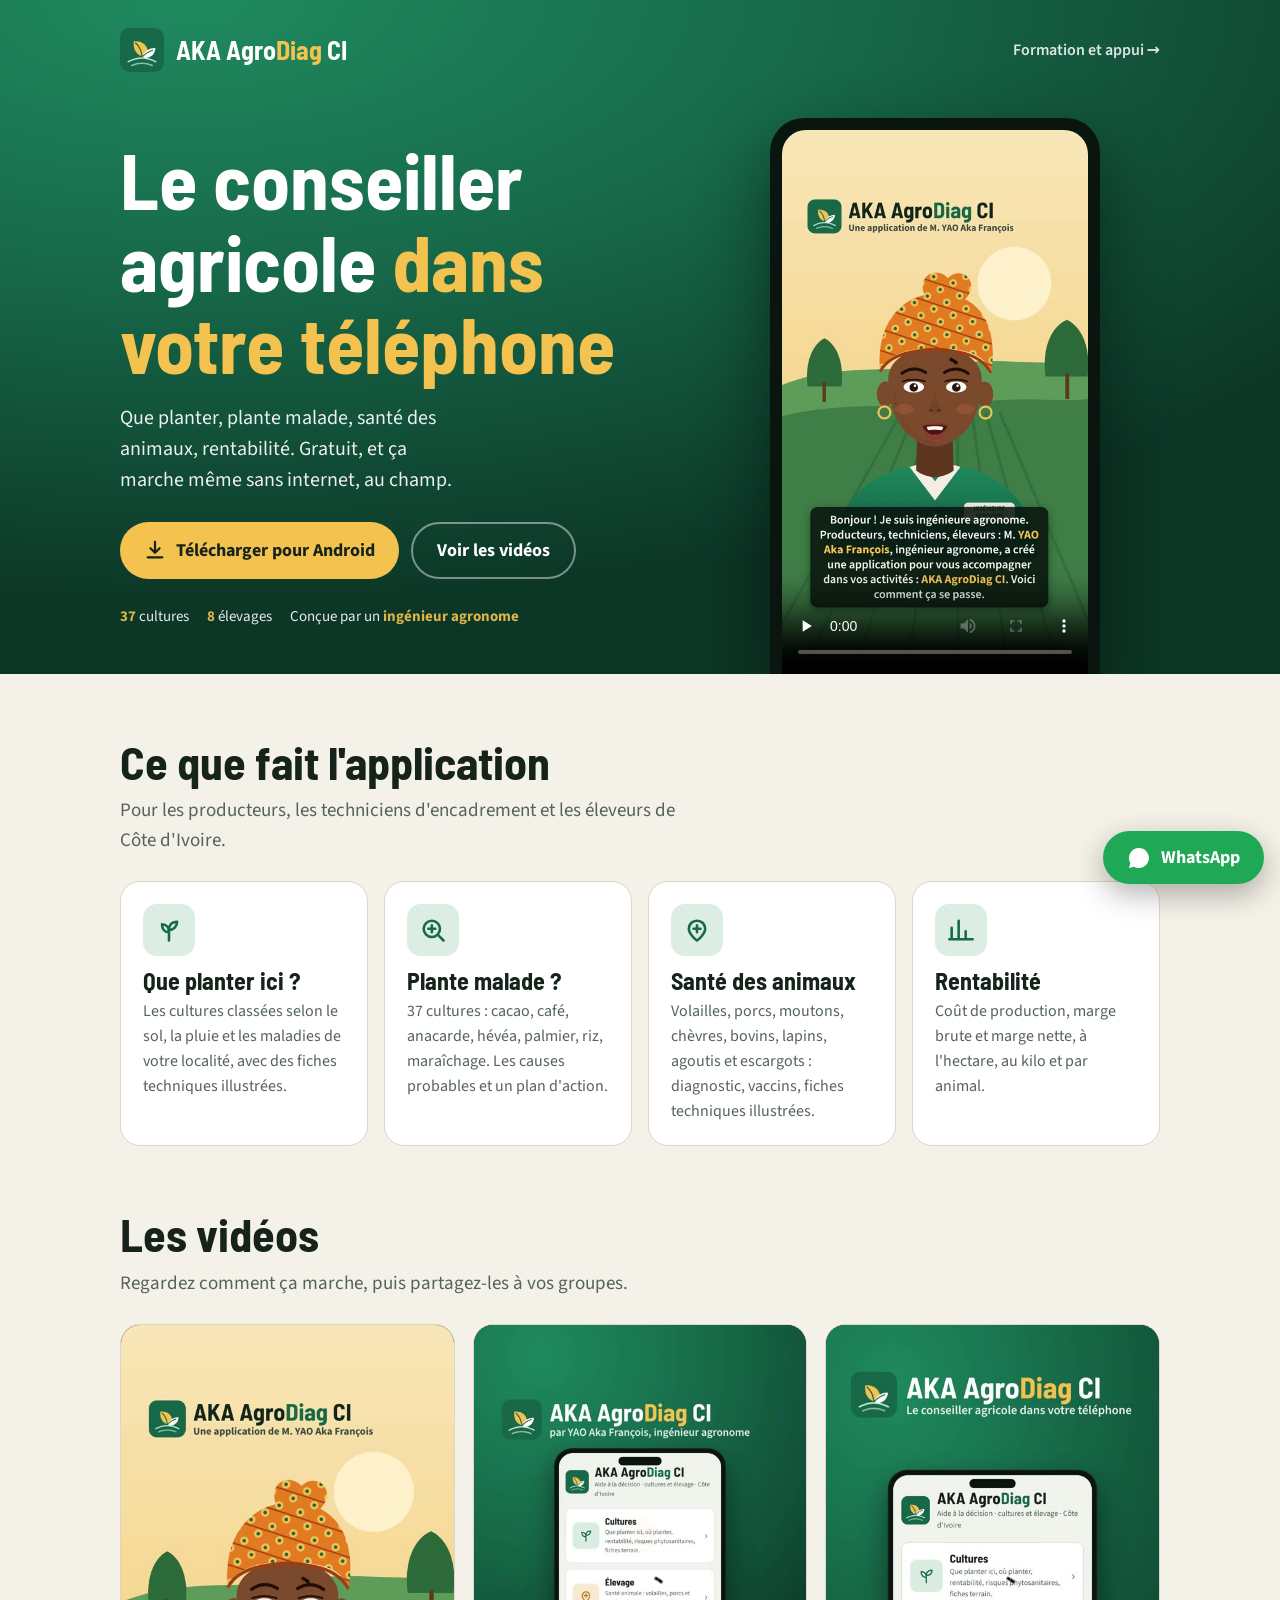
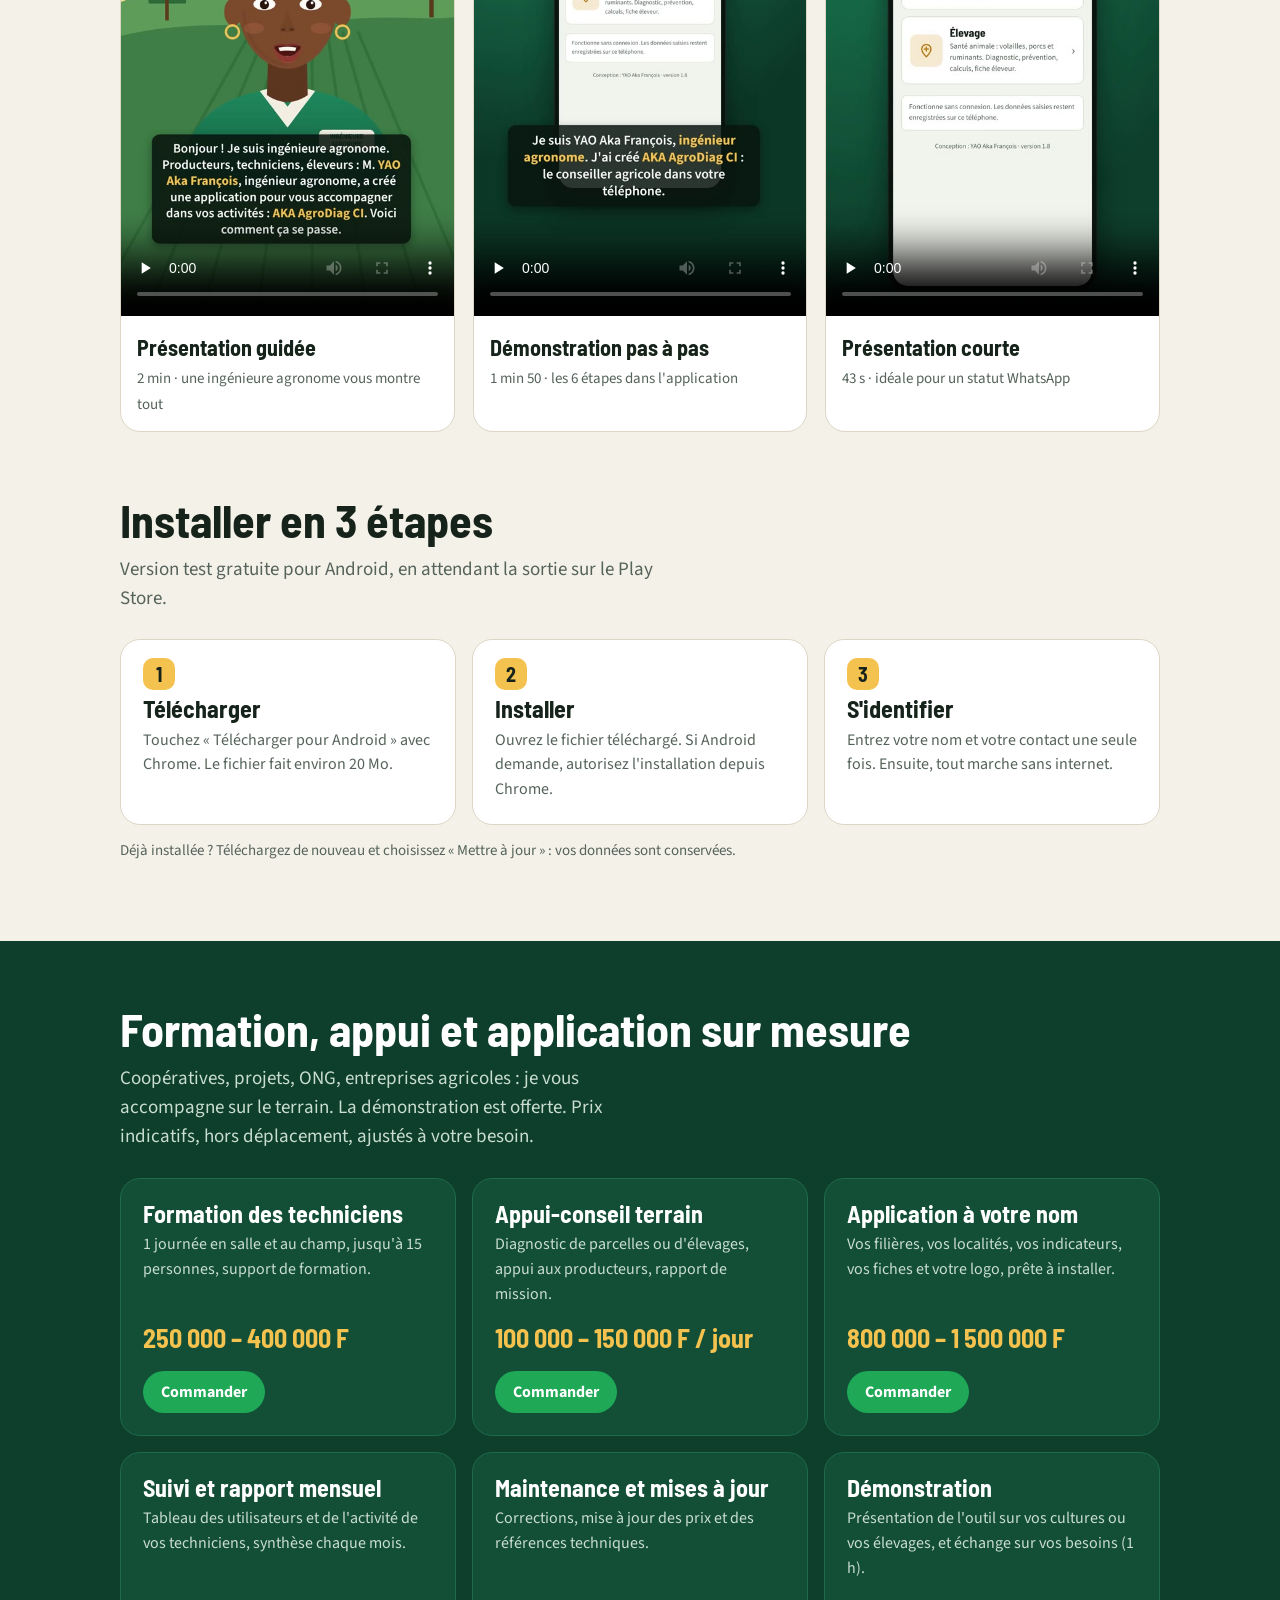
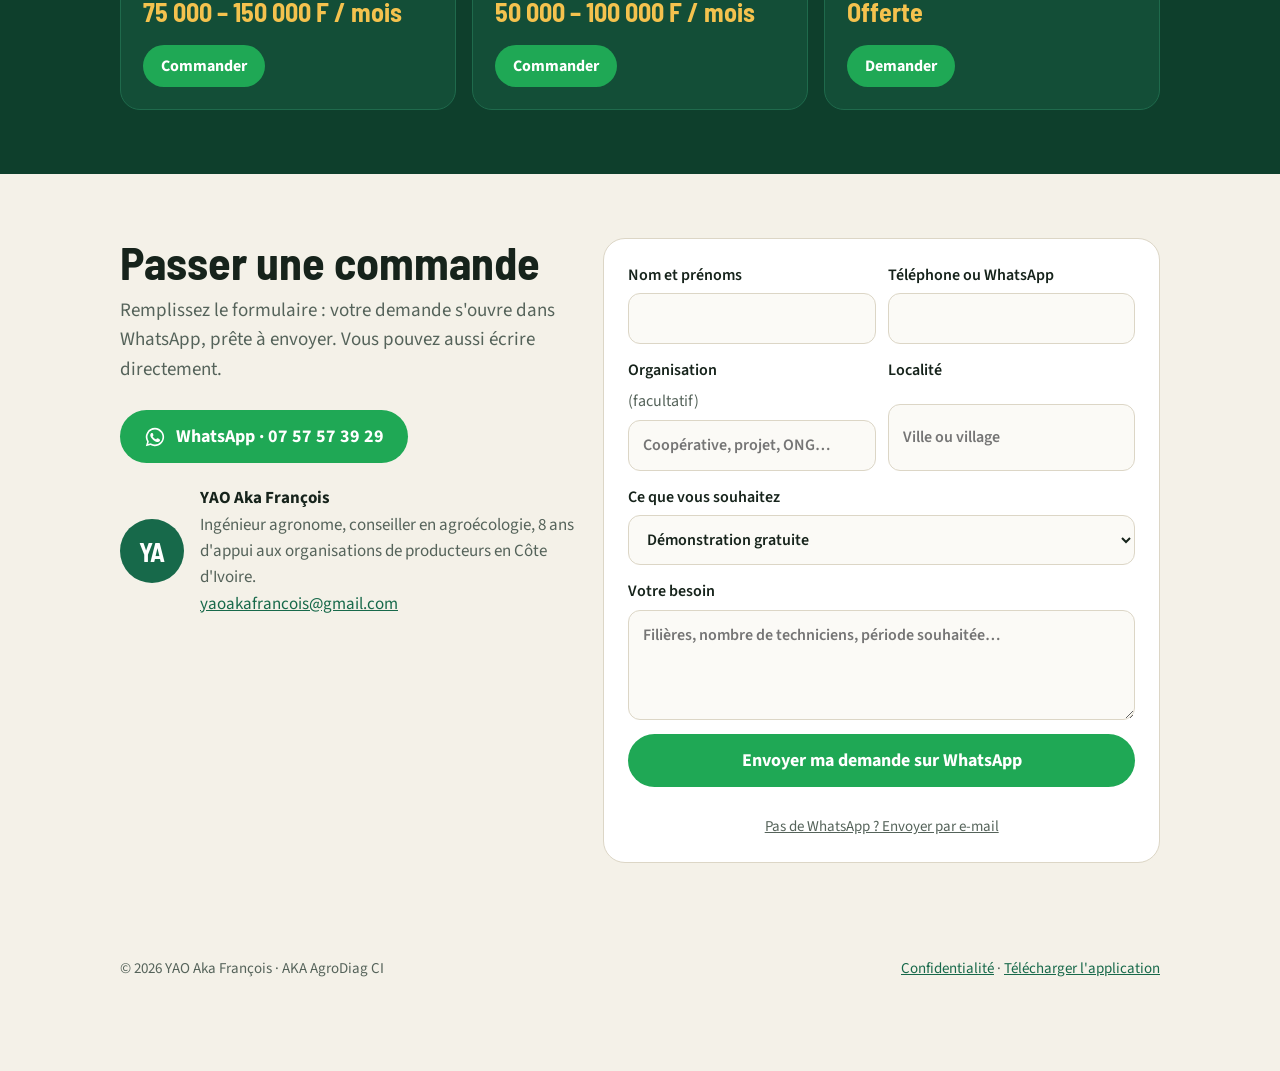
<file: index.html>
<!doctype html>
<html lang="fr"><head><meta charset="utf-8"><meta name="viewport" content="width=device-width,initial-scale=1">
<title>AKA AgroDiag CI</title>
<meta property="og:title" content="AKA AgroDiag CI · application agricole gratuite">
<meta property="og:description" content="Que planter, plante malade, santé des animaux, rentabilité. Sans internet. Par YAO Aka François, ingénieur agronome.">
<meta property="og:image" content="https://yaoakafrancois-code.github.io/AgroDiagCI/docs/og.jpg">
<meta http-equiv="refresh" content="0; url=docs/">
<link rel="canonical" href="docs/">
</head><body><p><a href="docs/">AKA AgroDiag CI : ouvrir le site</a></p></body></html>
</file>
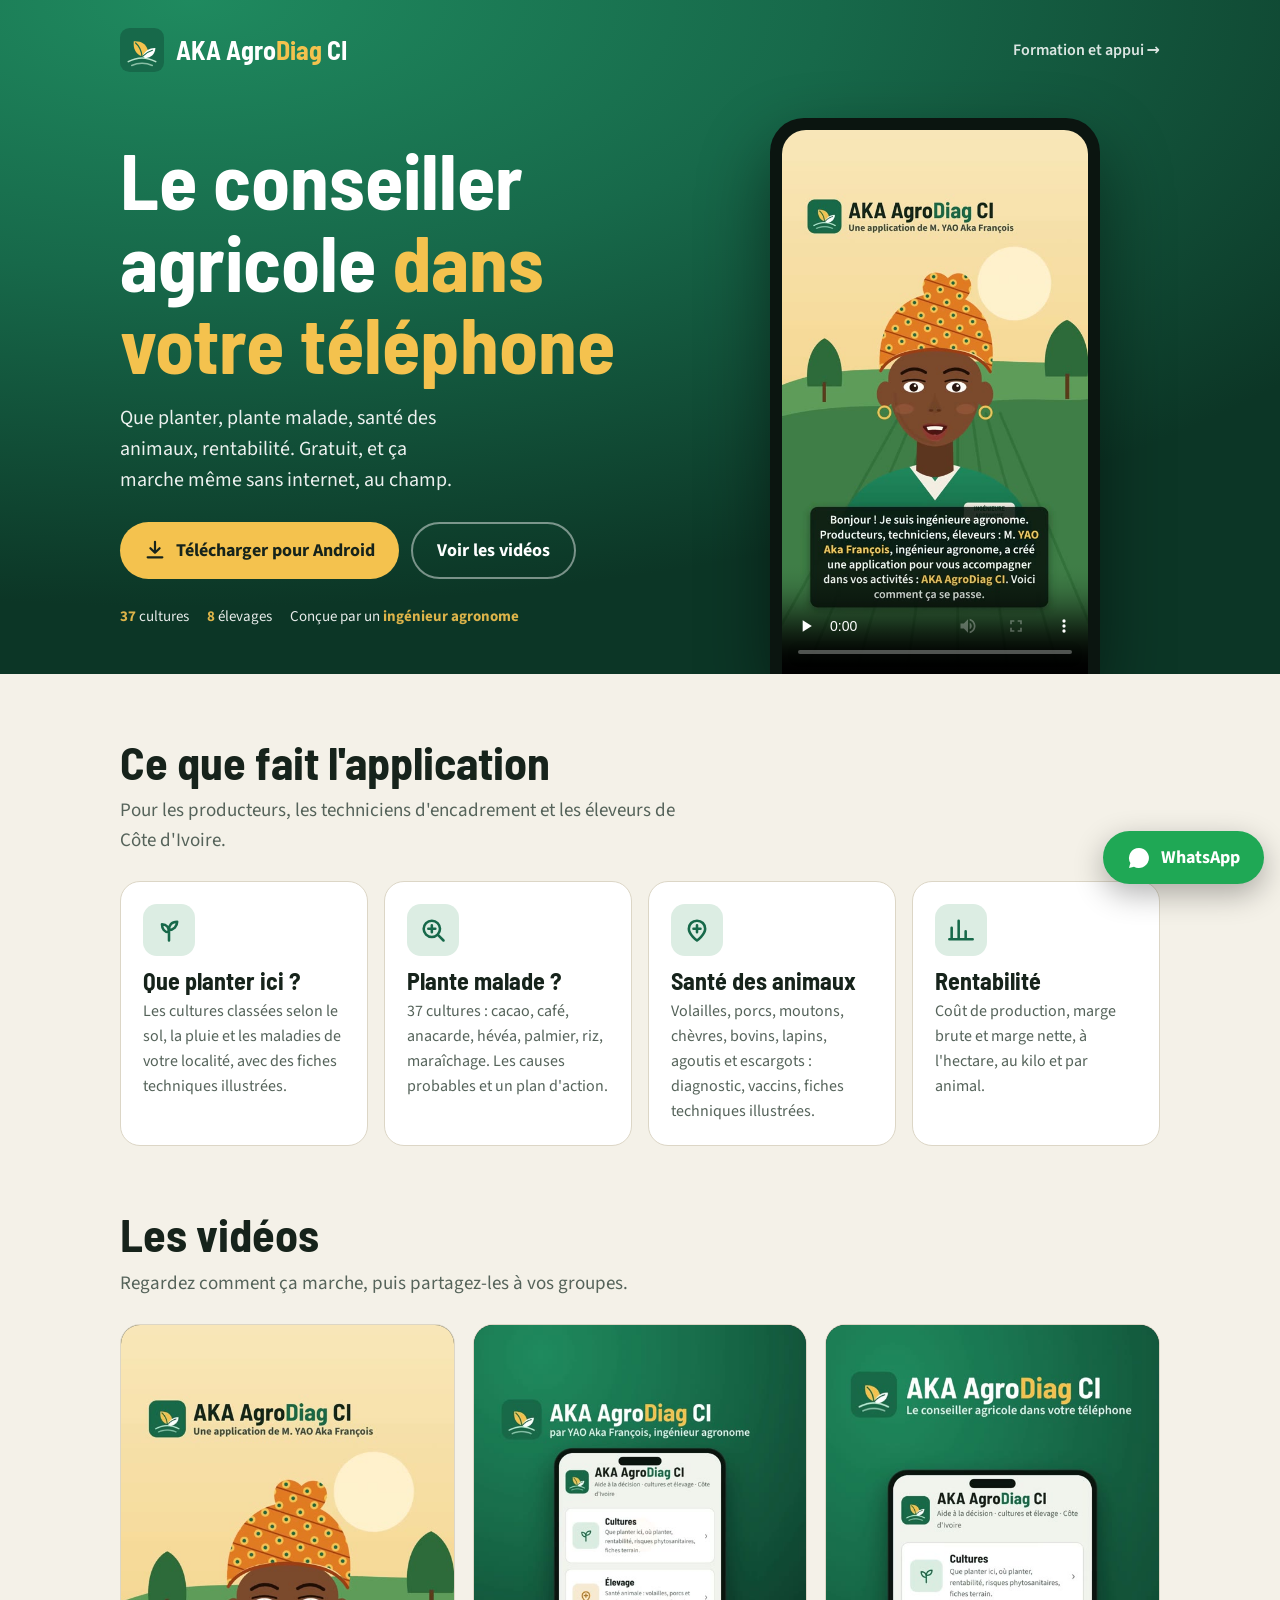
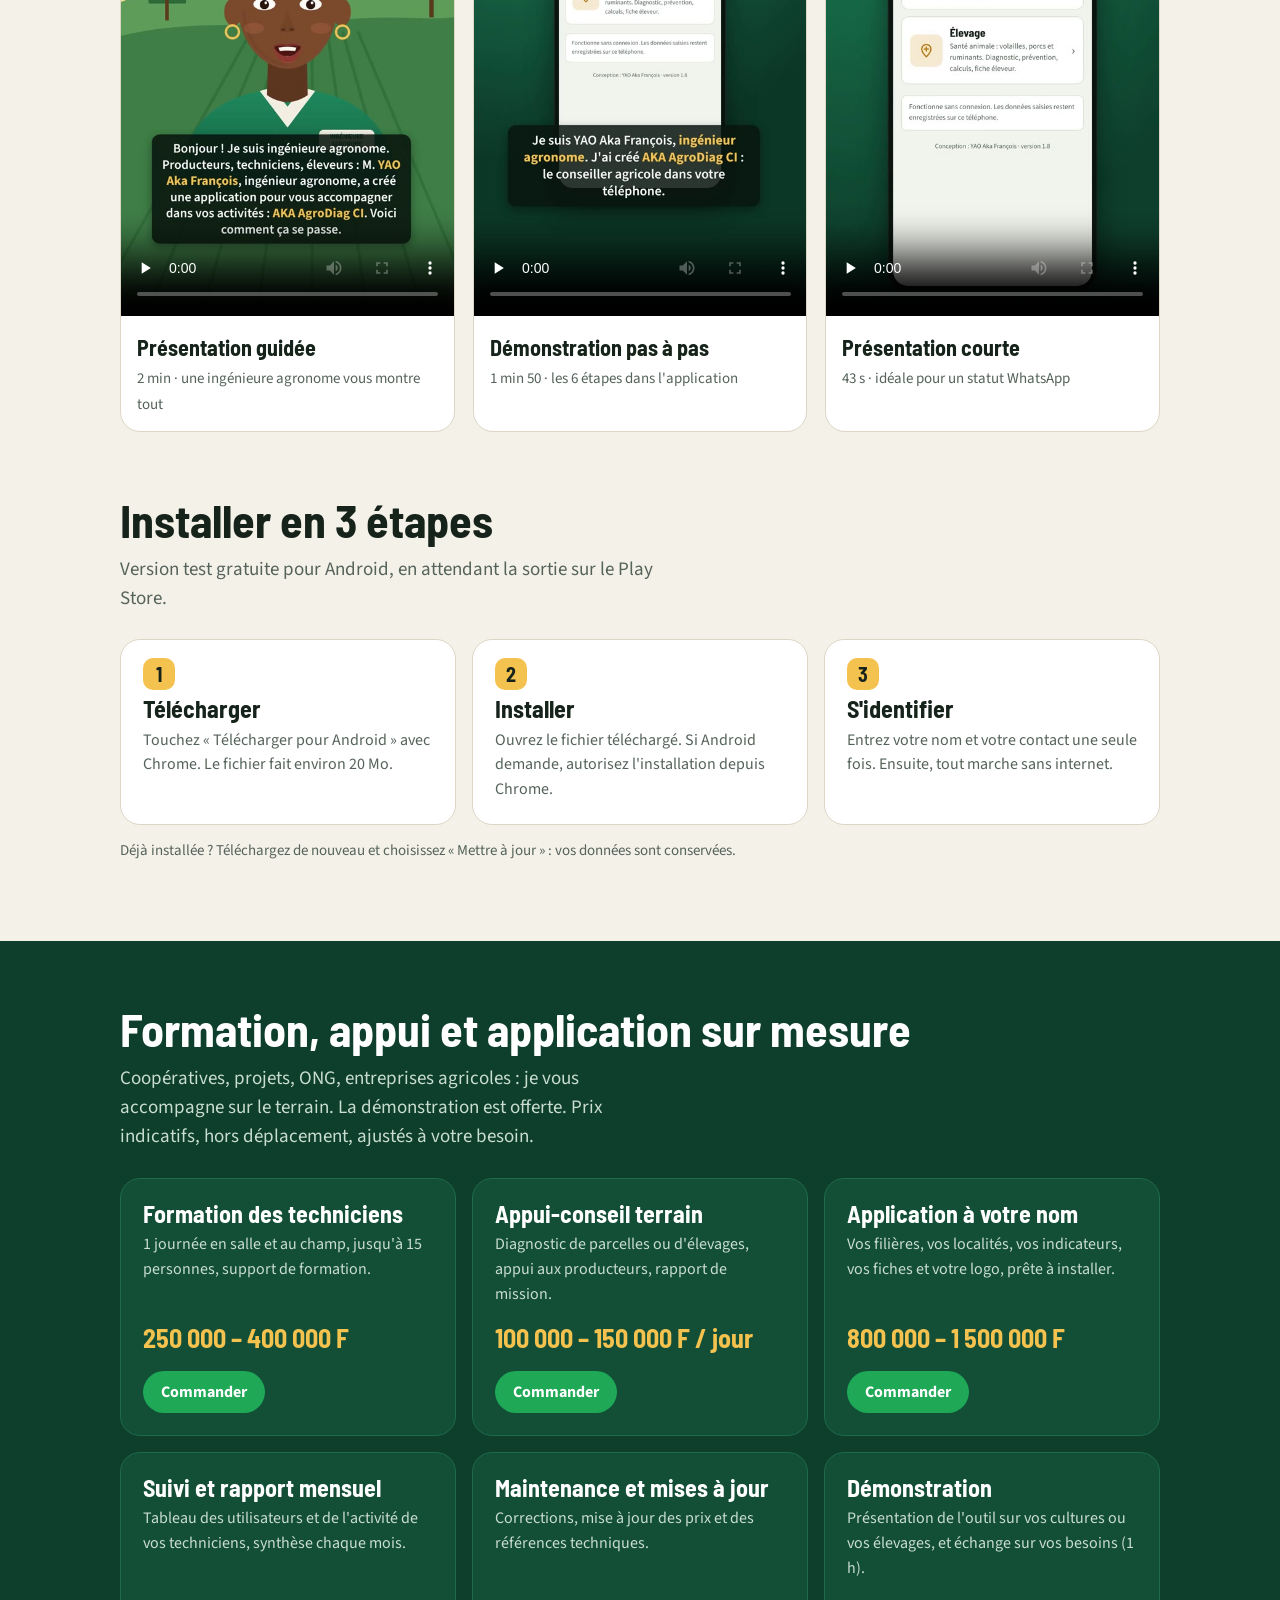
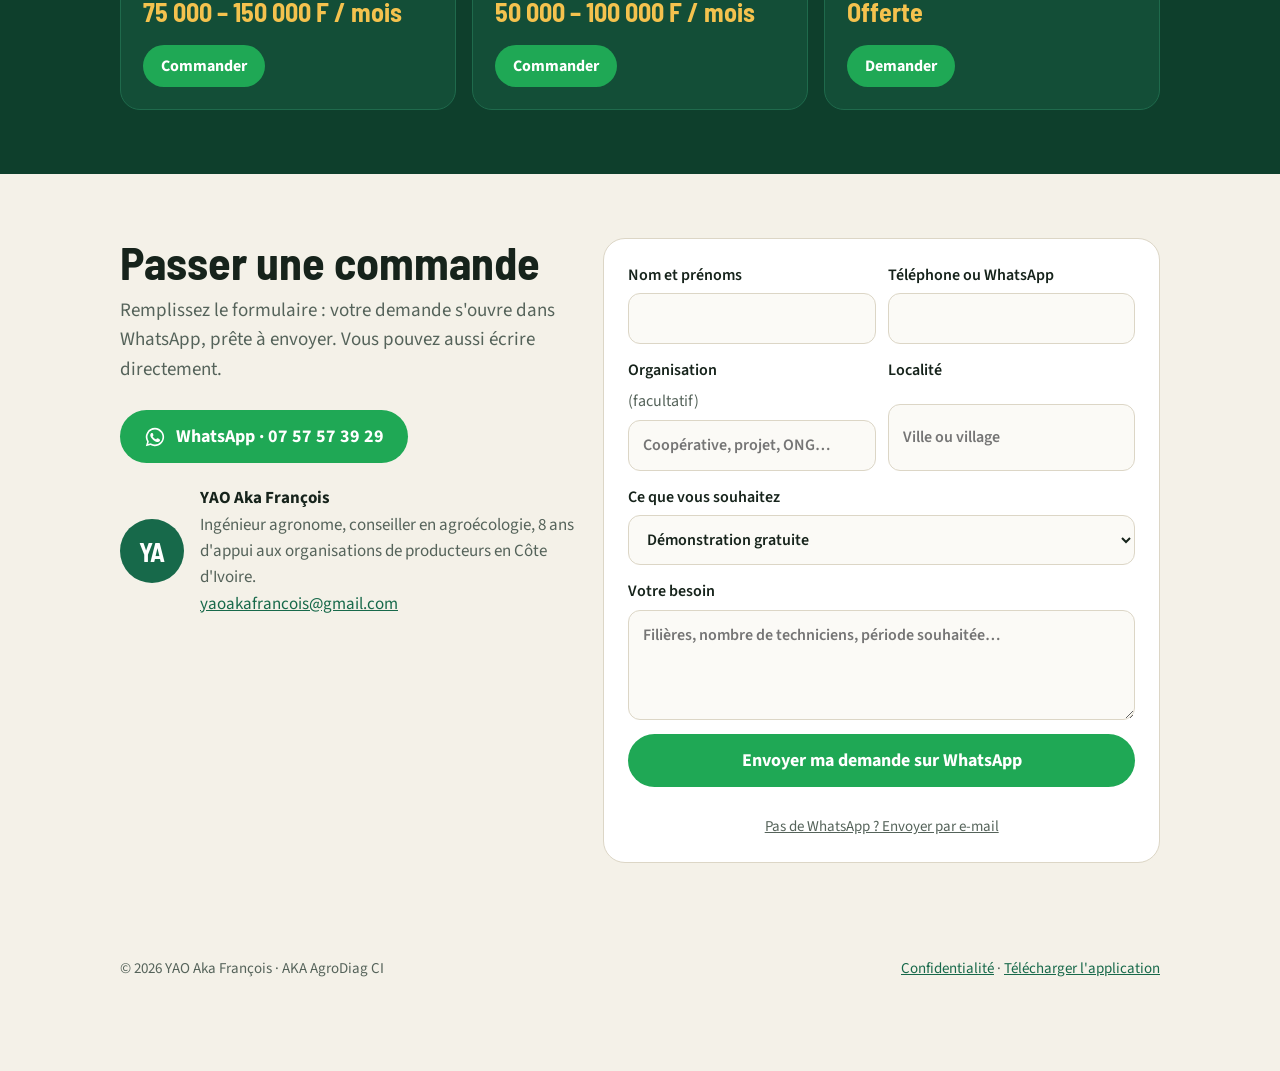
<file: docs/index.html>
<!doctype html>
<html lang="fr">
<head>
<meta charset="utf-8">
<meta name="viewport" content="width=device-width,initial-scale=1">
<title>AKA AgroDiag CI · Le conseiller agricole dans votre téléphone</title>
<meta name="description" content="Application gratuite pour les producteurs, techniciens et éleveurs de Côte d'Ivoire : que planter, plante malade, santé des animaux, rentabilité. Fonctionne sans internet. Par YAO Aka François, ingénieur agronome.">
<meta property="og:type" content="website">
<meta property="og:title" content="AKA AgroDiag CI · application agricole gratuite">
<meta property="og:description" content="Que planter, plante malade, santé des animaux, rentabilité. Sans internet. Par YAO Aka François, ingénieur agronome.">
<meta property="og:image" content="https://yaoakafrancois-code.github.io/AgroDiagCI/og.jpg">
<meta property="og:url" content="https://yaoakafrancois-code.github.io/AgroDiagCI/">
<meta name="twitter:card" content="summary_large_image">
<meta name="theme-color" content="#17694A">
<link rel="icon" href="icon.svg">
<style>
@font-face{font-family:Barlow;src:url(fonts/barlow-semi-condensed-latin-700-normal.woff2) format("woff2");font-weight:700;font-display:swap}
@font-face{font-family:Source;src:url(fonts/source-sans-3-latin-400-normal.woff2) format("woff2");font-weight:400;font-display:swap}
@font-face{font-family:Source;src:url(fonts/source-sans-3-latin-600-normal.woff2) format("woff2");font-weight:600;font-display:swap}
@font-face{font-family:Source;src:url(fonts/source-sans-3-latin-700-normal.woff2) format("woff2");font-weight:700;font-display:swap}
:root{--bg:#F4F1E8;--surface:#fff;--ink:#16231B;--muted:#55635A;--line:#DCD6C6;--green:#17694A;--green-d:#0E3F2C;--ochre:#F4C24E;--ochre-d:#B97A12;--wa:#1FA855}
*{box-sizing:border-box}
html{scroll-behavior:smooth}
body{margin:0;background:var(--bg);color:var(--ink);font:17px/1.55 Source,"Segoe UI",system-ui,sans-serif}
a{color:var(--green)}
.wrap{max-width:1080px;margin:0 auto;padding:0 20px}
h1,h2,h3{font-family:Barlow,"Arial Narrow",sans-serif;font-weight:700;line-height:1.05;margin:0}
h2{font-size:clamp(32px,5vw,46px);margin-bottom:10px}
.lead{color:var(--muted);font-size:19px;max-width:62ch;margin:0 0 26px}
section{padding:64px 0}
.btn{display:inline-flex;align-items:center;gap:10px;font:700 18px Source,sans-serif;text-decoration:none;border-radius:999px;padding:14px 24px;border:0;cursor:pointer}
.btn-dl{background:var(--ochre);color:#16231B}
.btn-wa{background:var(--wa);color:#fff}
.btn-ghost{background:transparent;color:#fff;border:2px solid rgba(255,255,255,.45)}
.btn svg{flex:none}
/* hero */
.hero{background:radial-gradient(110% 90% at 15% 0%,#1F8A5F 0%,#17694A 45%,#0C3626 100%);color:#fff;padding:28px 0 0;overflow:hidden}
.nav{display:flex;align-items:center;justify-content:space-between;gap:12px}
.brand{display:flex;align-items:center;gap:12px;color:#fff;text-decoration:none;font-family:Barlow;font-weight:700;font-size:26px}
.brand img{width:44px;height:44px}
.brand span{color:var(--ochre)}
.nav a.small{color:#fff;opacity:.85;text-decoration:none;font-weight:600;font-size:16px}
.hero-grid{display:grid;grid-template-columns:minmax(0,1.1fr) minmax(0,.9fr);gap:40px;align-items:end;padding-top:46px}
.hero h1{font-size:clamp(44px,7vw,78px)}
.hero h1 em{font-style:normal;color:var(--ochre)}
.hero p{font-size:20px;opacity:.92;max-width:34ch;margin:18px 0 26px}
.ctas{display:flex;flex-wrap:wrap;gap:12px}
.trust{display:flex;flex-wrap:wrap;gap:8px 18px;margin:26px 0 46px;font-size:15px;opacity:.9}
.trust b{color:var(--ochre)}
.hero-video{justify-self:center;width:min(330px,100%);border-radius:34px 34px 0 0;overflow:hidden;background:#0B1510;padding:12px 12px 0;box-shadow:0 30px 70px rgba(0,0,0,.45)}
.hero-video video{display:block;width:100%;border-radius:24px 24px 0 0;aspect-ratio:9/16;background:#0B1510}
/* features */
.feat{display:grid;grid-template-columns:repeat(4,minmax(0,1fr));gap:16px}
.card{background:var(--surface);border:1px solid var(--line);border-radius:20px;padding:22px}
.card .ic{width:52px;height:52px;border-radius:14px;background:#DCEDE3;display:grid;place-items:center;margin-bottom:12px}
.card h3{font-size:24px;margin-bottom:6px}
.card p{margin:0;color:var(--muted);font-size:16px}
/* videos */
.vids{display:grid;grid-template-columns:repeat(3,minmax(0,1fr));gap:18px}
.vid{background:var(--surface);border:1px solid var(--line);border-radius:20px;overflow:hidden}
.vid video{display:block;width:100%;aspect-ratio:9/16;background:#0B1510}
.vid div{padding:14px 16px}
.vid b{font-family:Barlow;font-size:22px;display:block}
.vid span{color:var(--muted);font-size:15px}
/* install */
.steps{display:grid;grid-template-columns:repeat(3,minmax(0,1fr));gap:16px;counter-reset:s}
.steps .card{position:relative;padding-top:56px}
.steps .card::before{counter-increment:s;content:counter(s);position:absolute;top:18px;left:22px;width:32px;height:32px;border-radius:10px;background:var(--ochre);font:700 20px Barlow;display:grid;place-items:center}
.note{font-size:15px;color:var(--muted);margin-top:14px}
/* services */
.dark{background:var(--green-d);color:#fff}
.dark .lead{color:#C9DDD1}
.svc{display:grid;grid-template-columns:repeat(3,minmax(0,1fr));gap:16px}
.svc .card{background:#134E37;border-color:#1F6A4C;color:#fff;display:flex;flex-direction:column}
.svc .card p{color:#C9DDD1;flex:1}
.price{font-family:Barlow;font-size:26px;color:var(--ochre);margin:12px 0}
.svc .btn{align-self:flex-start;padding:10px 18px;font-size:16px}
/* order */
.order{display:grid;grid-template-columns:minmax(0,.9fr) minmax(0,1.1fr);gap:28px;align-items:start}
form{background:var(--surface);border:1px solid var(--line);border-radius:22px;padding:24px;display:grid;gap:14px}
label{display:grid;gap:6px;font-weight:600;font-size:16px}
input,select,textarea{font:inherit;font-size:16px;padding:12px 14px;border-radius:12px;border:1px solid var(--line);background:#FBFAF6;color:var(--ink);width:100%}
textarea{min-height:110px;resize:vertical}
.two{display:grid;grid-template-columns:1fr 1fr;gap:12px}
.hp{position:absolute;left:-9999px}
.who{display:flex;gap:16px;align-items:center;margin-top:22px}
.who .av{width:64px;height:64px;border-radius:50%;background:var(--green);color:#fff;display:grid;place-items:center;font:700 26px Barlow;flex:none}
footer{padding:30px 0 90px;color:var(--muted);font-size:15px}
footer .wrap{display:flex;flex-wrap:wrap;gap:10px 24px;justify-content:space-between}
.float{position:fixed;right:16px;bottom:16px;z-index:10;box-shadow:0 10px 30px rgba(0,0,0,.3)}
@media (max-width:860px){
  .hero-grid,.order{grid-template-columns:1fr}
  .feat{grid-template-columns:1fr 1fr}
  .vids,.steps,.svc{grid-template-columns:1fr}
  .vids{max-width:380px;margin:0 auto}
  .hero-video{width:min(300px,100%)}
}
@media (max-width:480px){ .feat{grid-template-columns:1fr} .two{grid-template-columns:1fr} .nav a.small{display:none} }
</style>
</head>
<body>

<header class="hero">
  <div class="wrap">
    <nav class="nav">
      <a class="brand" href="#"><img src="icon.svg" alt=""><b style="font-weight:700">AKA Agro<span>Diag</span> CI</b></a>
      <a class="small" href="#commander">Formation et appui →</a>
    </nav>
    <div class="hero-grid">
      <div>
        <h1>Le conseiller agricole <em>dans votre téléphone</em></h1>
        <p>Que planter, plante malade, santé des animaux, rentabilité. Gratuit, et ça marche même sans internet, au champ.</p>
        <div class="ctas">
          <a class="btn btn-dl" href="https://github.com/yaoakafrancois-code/AgroDiagCI/releases/download/test/AgroDiag-CI-test.apk" data-track="download">
            <svg width="22" height="22" viewBox="0 0 24 24" fill="none" stroke="currentColor" stroke-width="2.4" stroke-linecap="round" stroke-linejoin="round"><path d="M12 3v12M7 10l5 5 5-5M4 20h16"/></svg>Télécharger pour Android</a>
          <a class="btn btn-ghost" href="#videos">Voir les vidéos</a>
        </div>
        <div class="trust"><span><b>37</b> cultures</span><span><b>8</b> élevages</span><span>Conçue par un <b>ingénieur agronome</b></span></div>
      </div>
      <div class="hero-video"><video src="media/presentation.mp4" poster="media/presentation.jpg" controls playsinline preload="none"></video></div>
    </div>
  </div>
</header>

<main>
<section>
  <div class="wrap">
    <h2>Ce que fait l'application</h2>
    <p class="lead">Pour les producteurs, les techniciens d'encadrement et les éleveurs de Côte d'Ivoire.</p>
    <div class="feat">
      <div class="card"><div class="ic"><svg width="28" height="28" viewBox="0 0 24 24" fill="none" stroke="#17694A" stroke-width="2.2" stroke-linecap="round" stroke-linejoin="round"><path d="M12 21V11M12 14c-4 0-6-3-6-7 4 0 6 3 6 7zm0-2c0-4 2-7 7-7 0 4-3 7-7 7z"/></svg></div><h3>Que planter ici ?</h3><p>Les cultures classées selon le sol, la pluie et les maladies de votre localité, avec des fiches techniques illustrées.</p></div>
      <div class="card"><div class="ic"><svg width="28" height="28" viewBox="0 0 24 24" fill="none" stroke="#17694A" stroke-width="2.2" stroke-linecap="round" stroke-linejoin="round"><circle cx="11" cy="11" r="7"/><path d="M21 21l-5-5M11 8v6M8 11h6"/></svg></div><h3>Plante malade ?</h3><p>37 cultures : cacao, café, anacarde, hévéa, palmier, riz, maraîchage. Les causes probables et un plan d'action.</p></div>
      <div class="card"><div class="ic"><svg width="28" height="28" viewBox="0 0 24 24" fill="none" stroke="#17694A" stroke-width="2.2" stroke-linecap="round" stroke-linejoin="round"><path d="M12 4c-4 0-7 3-7 7 0 5 7 10 7 10s7-5 7-10c0-4-3-7-7-7z"/><path d="M9 11h6M12 8v6"/></svg></div><h3>Santé des animaux</h3><p>Volailles, porcs, moutons, chèvres, bovins, lapins, agoutis et escargots : diagnostic, vaccins, fiches techniques illustrées.</p></div>
      <div class="card"><div class="ic"><svg width="28" height="28" viewBox="0 0 24 24" fill="none" stroke="#17694A" stroke-width="2.2" stroke-linecap="round" stroke-linejoin="round"><path d="M4 20V10M10 20V4M16 20v-7M22 20H2"/></svg></div><h3>Rentabilité</h3><p>Coût de production, marge brute et marge nette, à l'hectare, au kilo et par animal.</p></div>
    </div>
  </div>
</section>

<section id="videos" style="padding-top:0">
  <div class="wrap">
    <h2>Les vidéos</h2>
    <p class="lead">Regardez comment ça marche, puis partagez-les à vos groupes.</p>
    <div class="vids">
      <div class="vid"><video src="media/presentation.mp4" poster="media/presentation.jpg" controls playsinline preload="none"></video><div><b>Présentation guidée</b><span>2 min · une ingénieure agronome vous montre tout</span></div></div>
      <div class="vid"><video src="media/demonstration.mp4" poster="media/demonstration.jpg" controls playsinline preload="none"></video><div><b>Démonstration pas à pas</b><span>1 min 50 · les 6 étapes dans l'application</span></div></div>
      <div class="vid"><video src="media/promo.mp4" poster="media/promo.jpg" controls playsinline preload="none"></video><div><b>Présentation courte</b><span>43 s · idéale pour un statut WhatsApp</span></div></div>
    </div>
  </div>
</section>

<section style="padding-top:0">
  <div class="wrap">
    <h2>Installer en 3 étapes</h2>
    <p class="lead">Version test gratuite pour Android, en attendant la sortie sur le Play Store.</p>
    <div class="steps">
      <div class="card"><h3>Télécharger</h3><p>Touchez « Télécharger pour Android » avec Chrome. Le fichier fait environ 20 Mo.</p></div>
      <div class="card"><h3>Installer</h3><p>Ouvrez le fichier téléchargé. Si Android demande, autorisez l'installation depuis Chrome.</p></div>
      <div class="card"><h3>S'identifier</h3><p>Entrez votre nom et votre contact une seule fois. Ensuite, tout marche sans internet.</p></div>
    </div>
    <p class="note">Déjà installée ? Téléchargez de nouveau et choisissez « Mettre à jour » : vos données sont conservées.</p>
  </div>
</section>

<section class="dark" id="services">
  <div class="wrap">
    <h2>Formation, appui et application sur mesure</h2>
    <p class="lead">Coopératives, projets, ONG, entreprises agricoles : je vous accompagne sur le terrain. La démonstration est offerte. Prix indicatifs, hors déplacement, ajustés à votre besoin.</p>
    <div class="svc">
      <div class="card"><h3>Formation des techniciens</h3><p>1 journée en salle et au champ, jusqu'à 15 personnes, support de formation.</p><div class="price">250 000 – 400 000 F</div><a class="btn btn-wa" data-svc="Formation des techniciens" href="#commander">Commander</a></div>
      <div class="card"><h3>Appui-conseil terrain</h3><p>Diagnostic de parcelles ou d'élevages, appui aux producteurs, rapport de mission.</p><div class="price">100 000 – 150 000 F / jour</div><a class="btn btn-wa" data-svc="Appui-conseil terrain" href="#commander">Commander</a></div>
      <div class="card"><h3>Application à votre nom</h3><p>Vos filières, vos localités, vos indicateurs, vos fiches et votre logo, prête à installer.</p><div class="price">800 000 – 1 500 000 F</div><a class="btn btn-wa" data-svc="Application personnalisée" href="#commander">Commander</a></div>
      <div class="card"><h3>Suivi et rapport mensuel</h3><p>Tableau des utilisateurs et de l'activité de vos techniciens, synthèse chaque mois.</p><div class="price">75 000 – 150 000 F / mois</div><a class="btn btn-wa" data-svc="Suivi et rapport mensuel" href="#commander">Commander</a></div>
      <div class="card"><h3>Maintenance et mises à jour</h3><p>Corrections, mise à jour des prix et des références techniques.</p><div class="price">50 000 – 100 000 F / mois</div><a class="btn btn-wa" data-svc="Maintenance et mises à jour" href="#commander">Commander</a></div>
      <div class="card"><h3>Démonstration</h3><p>Présentation de l'outil sur vos cultures ou vos élevages, et échange sur vos besoins (1 h).</p><div class="price">Offerte</div><a class="btn btn-wa" data-svc="Démonstration gratuite" href="#commander">Demander</a></div>
    </div>
  </div>
</section>

<section id="commander">
  <div class="wrap order">
    <div>
      <h2>Passer une commande</h2>
      <p class="lead">Remplissez le formulaire : votre demande s'ouvre dans WhatsApp, prête à envoyer. Vous pouvez aussi écrire directement.</p>
      <a class="btn btn-wa" id="waMain" href="https://wa.me/2250757573929?text=Bonjour%20M.%20YAO%2C%20j%27ai%20vu%20AKA%20AgroDiag%20CI%20et%20je%20souhaite%20en%20savoir%20plus." target="_blank" rel="noopener">
        <svg width="22" height="22" viewBox="0 0 24 24" fill="currentColor"><path d="M12 2a10 10 0 0 0-8.6 15.1L2 22l5-1.3A10 10 0 1 0 12 2zm0 18.2a8.2 8.2 0 0 1-4.2-1.1l-.3-.2-3 .8.8-2.9-.2-.3A8.2 8.2 0 1 1 12 20.2zm4.5-6.1c-.2-.1-1.5-.7-1.7-.8s-.4-.1-.6.1-.7.8-.8 1-.3.2-.5.1a6.7 6.7 0 0 1-3.3-2.9c-.3-.4.3-.4.7-1.4.1-.2 0-.3 0-.4l-.8-1.8c-.2-.5-.4-.4-.6-.4h-.5a1 1 0 0 0-.7.3 3 3 0 0 0-.9 2.2 5.2 5.2 0 0 0 1.1 2.7 11.8 11.8 0 0 0 4.5 4c1.7.7 2.3.8 3.2.6a2.7 2.7 0 0 0 1.8-1.2 2.2 2.2 0 0 0 .1-1.3c0-.1-.2-.2-.4-.3z"/></svg>WhatsApp · 07 57 57 39 29</a>
      <div class="who"><div class="av">YA</div><div><b>YAO Aka François</b><br><span style="color:var(--muted)">Ingénieur agronome, conseiller en agroécologie, 8 ans d'appui aux organisations de producteurs en Côte d'Ivoire.</span><br><a href="mailto:yaoakafrancois@gmail.com">yaoakafrancois@gmail.com</a></div></div>
    </div>
    <form id="cmd">
      <div class="two">
        <label>Nom et prénoms<input name="nom" required autocomplete="name"></label>
        <label>Téléphone ou WhatsApp<input name="telephone" required inputmode="tel" autocomplete="tel"></label>
      </div>
      <div class="two">
        <label>Organisation <span style="font-weight:400;color:var(--muted)">(facultatif)</span><input name="organisation" placeholder="Coopérative, projet, ONG…"></label>
        <label>Localité<input name="localite" placeholder="Ville ou village"></label>
      </div>
      <label>Ce que vous souhaitez
        <select name="prestation" id="svcSel">
          <option>Démonstration gratuite</option><option>Formation des techniciens</option><option>Appui-conseil terrain</option><option>Application personnalisée</option><option>Suivi et rapport mensuel</option><option>Maintenance et mises à jour</option><option>Autre demande</option>
        </select></label>
      <label>Votre besoin<textarea name="message" placeholder="Filières, nombre de techniciens, période souhaitée…"></textarea></label>
            <button class="btn btn-wa" type="submit" style="justify-content:center">Envoyer ma demande sur WhatsApp</button>
      <a class="note" style="text-align:center" id="mailCmd" href="mailto:yaoakafrancois@gmail.com">Pas de WhatsApp ? Envoyer par e-mail</a>
    </form>
  </div>
</section>
</main>

<footer><div class="wrap"><span>© 2026 YAO Aka François · AKA AgroDiag CI</span><span><a href="confidentialite.html">Confidentialité</a> · <a href="https://github.com/yaoakafrancois-code/AgroDiagCI/releases/download/test/AgroDiag-CI-test.apk">Télécharger l'application</a></span></div></footer>

<a class="btn btn-wa float" id="waFloat" href="https://wa.me/2250757573929?text=Bonjour%20M.%20YAO%2C%20j%27ai%20vu%20AKA%20AgroDiag%20CI%20et%20je%20souhaite%20en%20savoir%20plus." target="_blank" rel="noopener" aria-label="Écrire sur WhatsApp"><svg width="24" height="24" viewBox="0 0 24 24" fill="currentColor"><path d="M12 2a10 10 0 0 0-8.6 15.1L2 22l5-1.3A10 10 0 1 0 12 2z"/></svg>WhatsApp</a>

<script>
document.querySelectorAll('[data-svc]').forEach(function(a){ a.addEventListener('click', function(){ var s=document.getElementById('svcSel'); s.value=a.getAttribute('data-svc'); }); });
document.getElementById('svcSel').addEventListener('change', function(){
  var t='Bonjour M. YAO, je souhaite : '+this.value+' (AKA AgroDiag CI).';
  document.getElementById('waMain').href='https://wa.me/2250757573929?text='+encodeURIComponent(t);
});
function cmdText(){ var f=document.getElementById('cmd'), v=function(n){ return (f.elements[n].value||'').trim(); };
  return 'Bonjour M. YAO, je souhaite commander : '+v('prestation')+'.\nNom : '+v('nom')+'\nTéléphone : '+v('telephone')+(v('organisation')?'\nOrganisation : '+v('organisation'):'')+(v('localite')?'\nLocalité : '+v('localite'):'')+(v('message')?'\nBesoin : '+v('message'):''); }
document.getElementById('cmd').addEventListener('submit', function(e){ e.preventDefault(); window.open('https://wa.me/2250757573929?text='+encodeURIComponent(cmdText()), '_blank'); });
document.getElementById('mailCmd').addEventListener('click', function(){ this.href='mailto:yaoakafrancois@gmail.com?subject='+encodeURIComponent('Commande AKA AgroDiag CI')+'&body='+encodeURIComponent(cmdText()); });
// une seule vidéo à la fois
document.querySelectorAll('video').forEach(function(v){ v.addEventListener('play', function(){ document.querySelectorAll('video').forEach(function(o){ if(o!==v) o.pause(); }); }); });
</script>
</body>
</html>
</file>
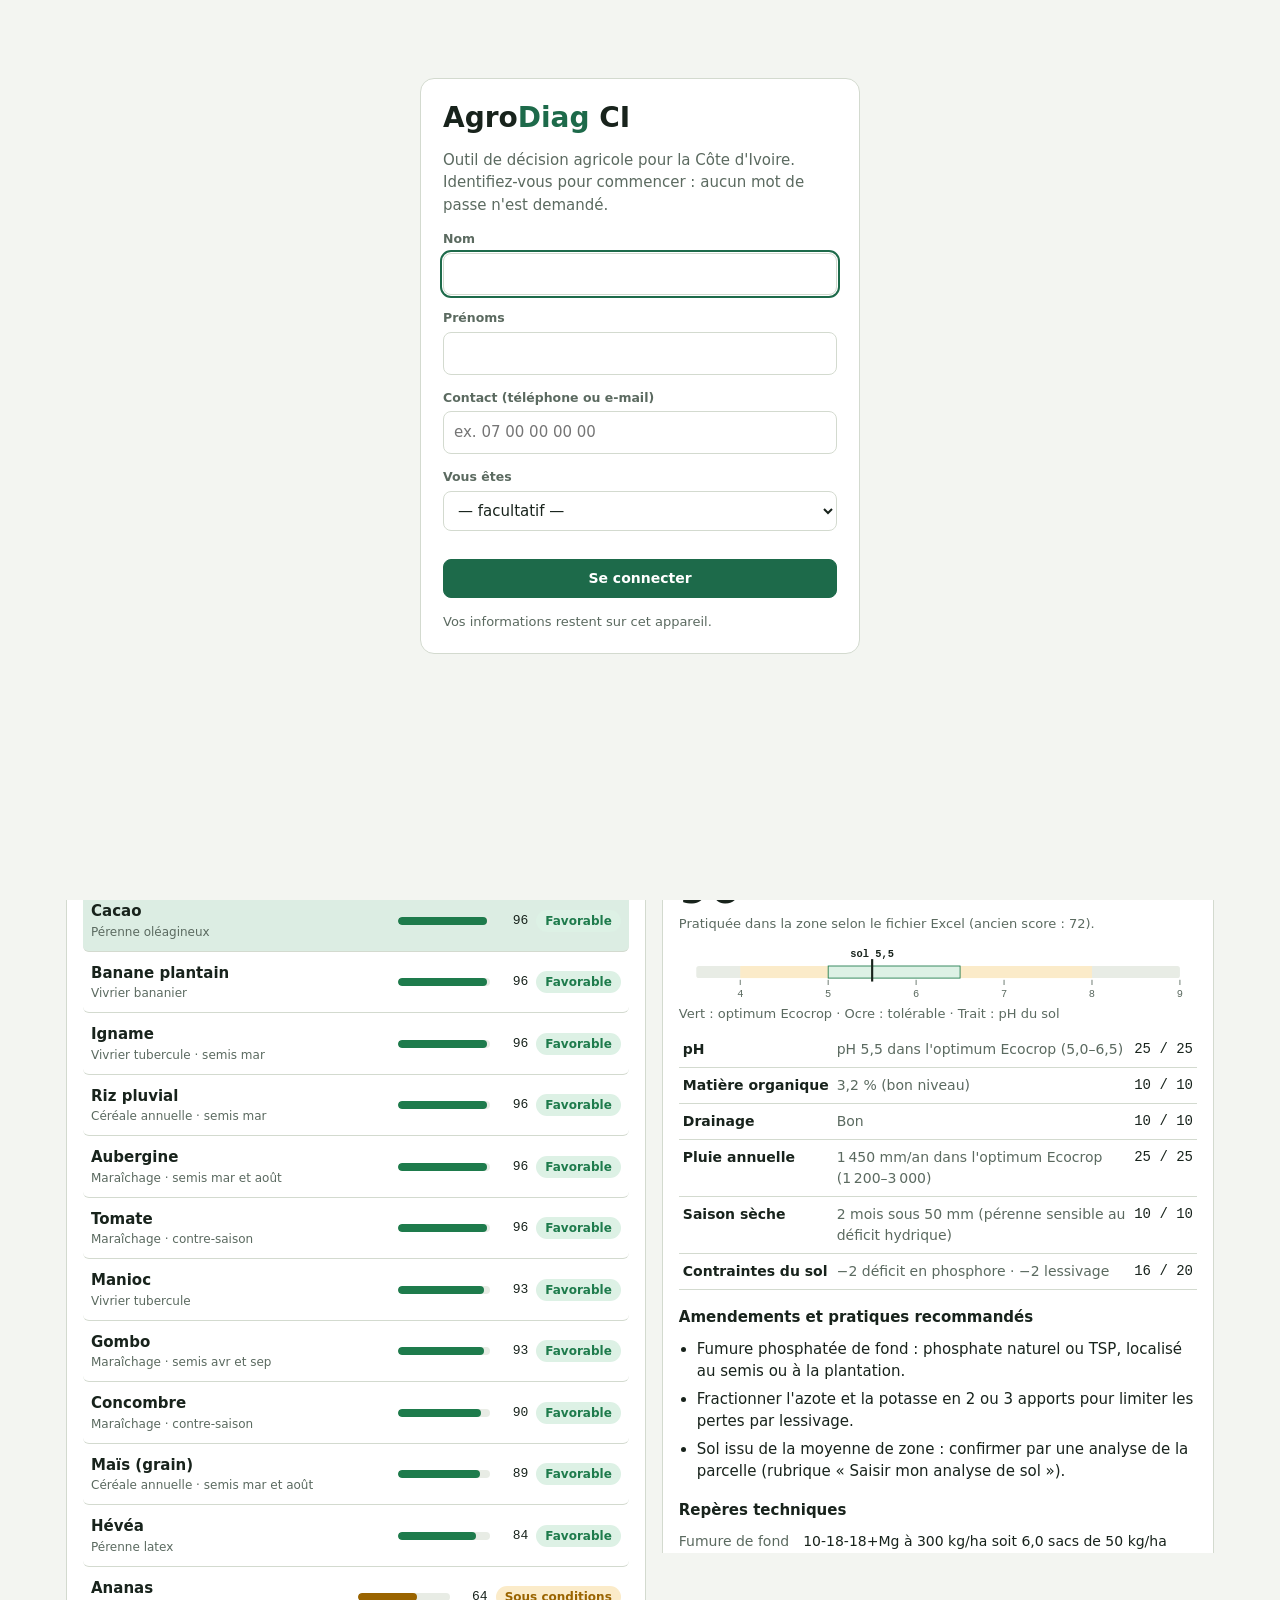
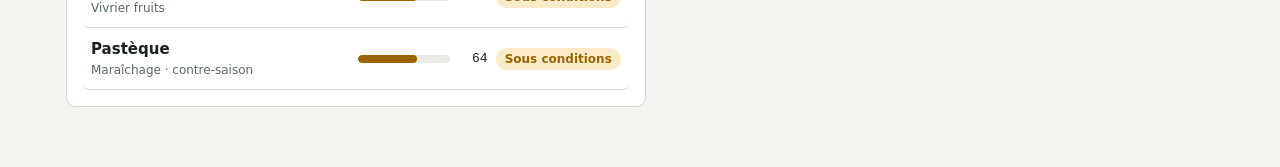
<file: docs/app/index.html>
<!doctype html><html lang="fr"><head><meta charset="utf-8"><meta name="viewport" content="width=device-width,initial-scale=1,viewport-fit=cover"><meta name="theme-color" content="#1D6A4A"><link rel="manifest" href="manifest.webmanifest"><link rel="icon" type="image/png" href="icon-192.png"><link rel="apple-touch-icon" href="icon-192.png"><meta name="apple-mobile-web-app-capable" content="yes"><meta name="apple-mobile-web-app-title" content="AgroDiag CI"><style>:root{padding-top:env(safe-area-inset-top,0px);padding-bottom:env(safe-area-inset-bottom,0px)}body{margin:0;font:14px system-ui,sans-serif}img{max-width:100%}[hidden]{display:none!important}</style></head><body><title>AgroDiag CI</title>
<style>
/* Layout : barre d'onglets fixe en haut, une colonne sur téléphone, liste + fiche côte à côte sur grand écran */
:root{
  --bg:#F3F5F1; --surface:#FFFFFF; --sunk:#E8ECE5; --line:#D3DACF; --fg:#18231C; --muted:#5B6A60;
  --accent:#1D6A4A; --accent-ink:#FFFFFF; --accent-soft:#DCEDE3;
  --good:#1E7B4C; --good-bg:#DDF1E5; --warn:#9A6400; --warn-bg:#FBEBC9; --risk:#B4501A; --risk-bg:#FADFCF; --bad:#B42335; --bad-bg:#F8DADE;
  --font-display:"Familjen Grotesk", "Segoe UI", system-ui, sans-serif;
  --font-body:"Public Sans", "Segoe UI", system-ui, sans-serif;
  --font-mono:"JetBrains Mono", ui-monospace, Menlo, Consolas, monospace;
  --r:10px;
}
@media (prefers-color-scheme: dark){:root:not([data-theme="light"]){
  --bg:#111813; --surface:#18211B; --sunk:#0D130F; --line:#2C3830; --fg:#E4EBE5; --muted:#9AAA9F;
  --accent:#5CC492; --accent-ink:#08140D; --accent-soft:#1D3328;
  --good:#6FD39E; --good-bg:#183326; --warn:#E8B45A; --warn-bg:#3A2D12; --risk:#F0925C; --risk-bg:#3D2215; --bad:#F27D8C; --bad-bg:#3E1B21; color-scheme:dark}}
:root[data-theme="dark"]{
  --bg:#111813; --surface:#18211B; --sunk:#0D130F; --line:#2C3830; --fg:#E4EBE5; --muted:#9AAA9F;
  --accent:#5CC492; --accent-ink:#08140D; --accent-soft:#1D3328;
  --good:#6FD39E; --good-bg:#183326; --warn:#E8B45A; --warn-bg:#3A2D12; --risk:#F0925C; --risk-bg:#3D2215; --bad:#F27D8C; --bad-bg:#3E1B21; color-scheme:dark}
*{box-sizing:border-box}
[hidden]{display:none!important}
body{background:var(--bg);color:var(--fg);font:15px/1.5 var(--font-body)}
h1,h2,h3{font-family:var(--font-display);text-wrap:balance;margin:0;line-height:1.2}
button,input,select,textarea{font:inherit;color:inherit}
.num{font-family:var(--font-mono);font-variant-numeric:tabular-nums}
.muted{color:var(--muted)}
.small{font-size:13px}
.lab{font-size:11.5px;text-transform:uppercase;letter-spacing:.06em;color:var(--muted);font-weight:600}

header.top{position:sticky;top:env(safe-area-inset-top,0px);z-index:5;background:var(--bg);border-bottom:1px solid var(--line)}
.top-in{max-width:1180px;margin:0 auto;padding:12px 16px 0;display:flex;flex-direction:column;gap:10px}
.brand{display:flex;align-items:baseline;gap:10px;flex-wrap:wrap}
.brand h1{font-size:21px;letter-spacing:-.01em}
.brand h1 span{color:var(--accent)}
.brand p{margin:0;color:var(--muted);font-size:13px}
nav.tabs{display:flex;gap:2px;overflow-x:auto;scrollbar-width:none;margin:0 -4px}
nav.tabs button{background:none;border:0;padding:9px 12px 11px;cursor:pointer;color:var(--muted);font-weight:600;font-size:14px;border-bottom:2.5px solid transparent;white-space:nowrap}
nav.tabs button[aria-selected="true"]{color:var(--fg);border-bottom-color:var(--accent)}
nav.tabs button:focus-visible{outline:2px solid var(--accent);outline-offset:-2px}
nav.tabs .badge{display:inline-block;min-width:18px;padding:0 5px;margin-left:4px;border-radius:9px;background:var(--sunk);font-size:11px;color:var(--muted)}

main{max-width:1180px;margin:0 auto;padding-block:18px 60px;padding-inline:16px}
section.view{display:flex;flex-direction:column;gap:16px}
.card{background:var(--surface);border:1px solid var(--line);border-radius:var(--r);padding:16px}
.row{display:flex;gap:12px;flex-wrap:wrap}
.field{display:flex;flex-direction:column;gap:4px;min-width:0;flex:1 1 160px}
.field label{font-size:12.5px;font-weight:600;color:var(--muted)}
input[type=text],input[type=number],input[type=search],select,textarea{background:var(--surface);border:1px solid var(--line);border-radius:8px;padding:9px 10px;width:100%;min-width:0}
input:focus-visible,select:focus-visible,textarea:focus-visible,button:focus-visible{outline:2px solid var(--accent);outline-offset:1px}
.btn{border:1px solid var(--line);background:var(--surface);border-radius:8px;padding:8px 13px;cursor:pointer;font-weight:600;font-size:14px}
.btn:hover{border-color:var(--accent)}
.btn.primary{background:var(--accent);border-color:var(--accent);color:var(--accent-ink)}
.btn.ghost{background:none;border-color:transparent;color:var(--accent);padding-inline:6px}
.btn.danger{color:var(--bad)}
.btn[disabled]{opacity:.5;cursor:not-allowed}

.pill{display:inline-flex;align-items:center;gap:5px;border-radius:999px;padding:2px 9px;font-size:12px;font-weight:600;white-space:nowrap}
.p-fav{background:var(--good-bg);color:var(--good)}
.p-cond{background:var(--warn-bg);color:var(--warn)}
.p-risk{background:var(--risk-bg);color:var(--risk)}
.p-bad{background:var(--bad-bg);color:var(--bad)}
.p-neutral{background:var(--sunk);color:var(--muted)}
.p-acc{background:var(--accent-soft);color:var(--accent)}

/* Diagnostic */
.diag-grid{display:grid;grid-template-columns:minmax(0,1fr);gap:16px}
@media (min-width:920px){.diag-grid{grid-template-columns:minmax(0,1.05fr) minmax(0,1fr);align-items:start}
  .detail-wrap{position:sticky;top:120px;max-height:calc(100vh - 140px);overflow:auto}}
.soil{display:grid;grid-template-columns:repeat(auto-fit,minmax(120px,1fr));gap:12px 18px;margin-top:12px}
.soil .v{font-family:var(--font-mono);font-size:17px}
.soil .v.edited{color:var(--accent)}
.constr{display:flex;flex-wrap:wrap;gap:6px;margin-top:12px}
.notice{border-radius:8px;padding:9px 12px;font-size:13.5px;background:var(--sunk)}
.notice.warn{background:var(--warn-bg);color:var(--fg)}
.notice.ok{background:var(--good-bg)}
.override{margin-top:12px;border-top:1px dashed var(--line);padding-top:12px}

.list-head{display:flex;justify-content:space-between;align-items:center;gap:10px;flex-wrap:wrap}
.filters{display:flex;gap:8px;flex-wrap:wrap;align-items:center}
.chk{display:inline-flex;gap:6px;align-items:center;font-size:13.5px}
ul.crops{list-style:none;margin:10px 0 0;padding:0;display:flex;flex-direction:column}
ul.crops li button{all:unset;box-sizing:border-box;width:100%;display:grid;grid-template-columns:minmax(0,1fr) 92px auto;gap:12px;align-items:center;padding:10px 8px;border-bottom:1px solid var(--line);cursor:pointer;border-radius:6px}
ul.crops li button:hover{background:var(--sunk)}
ul.crops li button[aria-current="true"]{background:var(--accent-soft)}
ul.crops li button:focus-visible{outline:2px solid var(--accent)}
.cn{font-weight:600;min-width:0}
.cn small{display:block;font-weight:400;color:var(--muted);font-size:12px;white-space:nowrap;overflow:hidden;text-overflow:ellipsis}
.bar{height:8px;background:var(--sunk);border-radius:4px;position:relative;overflow:hidden}
.bar i{position:absolute;inset:0 auto 0 0;border-radius:4px}
.sc{font-family:var(--font-mono);font-size:13px;text-align:right;min-width:26px}
@media (max-width:480px){ul.crops li button{grid-template-columns:minmax(0,1fr) 60px auto}}

.detail h2{font-size:22px}
.big{display:flex;align-items:center;gap:14px;margin:12px 0 4px}
.big .n{font-family:var(--font-display);font-size:44px;font-weight:700;line-height:1}
.facts{width:100%;border-collapse:collapse;margin-top:8px;font-size:14px}
.facts td{padding:7px 4px;border-bottom:1px solid var(--line);vertical-align:top}
.facts td.pts{text-align:right;white-space:nowrap;font-family:var(--font-mono)}
.facts td:first-child{font-weight:600;white-space:nowrap}
.phscale{margin:14px 0 4px}
.phscale svg{width:100%;height:auto;display:block}
ul.reco{margin:6px 0 0;padding-left:18px;display:flex;flex-direction:column;gap:5px}
.kv{display:grid;grid-template-columns:auto minmax(0,1fr);gap:4px 14px;font-size:14px;margin-top:6px}
.kv dt{color:var(--muted)}
.kv dd{margin:0}
.sub{display:flex;flex-direction:column;gap:6px;margin-top:18px}
.sub h3{font-size:15px}

/* Tables */
.tbl-wrap{overflow-x:auto;border:1px solid var(--line);border-radius:var(--r);background:var(--surface)}
table.t{border-collapse:collapse;width:100%;font-size:13.5px;min-width:640px}
table.t th{text-align:left;font-size:11.5px;text-transform:uppercase;letter-spacing:.05em;color:var(--muted);padding:9px 10px;border-bottom:1px solid var(--line);background:var(--sunk);position:sticky;top:0}
table.t td{padding:9px 10px;border-bottom:1px solid var(--line);vertical-align:top}
table.t tr:last-child td{border-bottom:0}
tr.st-interdit td:first-child{box-shadow:inset 3px 0 var(--bad)}
tr.st-verifier td:first-child{box-shadow:inset 3px 0 var(--warn)}

/* Rentabilité */
.calc-grid{display:grid;grid-template-columns:minmax(0,1fr);gap:16px}
@media (min-width:900px){.calc-grid{grid-template-columns:minmax(0,1.1fr) minmax(0,.9fr);align-items:start}}
.costs{display:grid;grid-template-columns:minmax(0,1fr) 150px;gap:8px 12px;align-items:center;margin-top:10px}
.costs label{font-size:14px}
.costs input{text-align:right;font-family:var(--font-mono)}
.res{display:grid;grid-template-columns:repeat(2,minmax(0,1fr));gap:12px}
.res .k{font-size:12px;color:var(--muted)}
.res .v{font-family:var(--font-mono);font-size:19px;font-weight:500}
.res .v.neg{color:var(--bad)}
.res .v.pos{color:var(--good)}
.progress{height:6px;background:var(--sunk);border-radius:3px;overflow:hidden;margin-top:6px}
.progress i{display:block;height:100%;background:var(--accent)}

/* Qualité */
.q-sum{display:flex;gap:8px;flex-wrap:wrap}
.q-cat{display:flex;flex-direction:column;gap:8px}
.q-item{display:grid;grid-template-columns:minmax(0,1fr) auto;gap:6px 12px;padding:11px 0;border-bottom:1px solid var(--line)}
.q-item:last-child{border-bottom:0}
.q-item b{font-weight:600}
.q-item p{margin:2px 0 0;font-size:13.5px;color:var(--muted);grid-column:1/-1}
.empty{padding:28px 12px;text-align:center;color:var(--muted)}
.toast{position:fixed;left:50%;bottom:calc(18px + env(safe-area-inset-bottom,0px));transform:translateX(-50%);background:var(--fg);color:var(--bg);padding:9px 16px;border-radius:8px;font-size:14px;z-index:20;max-width:calc(100% - 32px)}
.inline-confirm{display:inline-flex;gap:6px;align-items:center;font-size:13px}
@media (prefers-reduced-motion:no-preference){.bar i{transition:width .3s ease}}

/* ---- Connexion ---- */
.login{position:fixed;inset:0;z-index:30;background:var(--bg);overflow:auto;display:flex;align-items:flex-start;justify-content:center;padding:calc(24px + env(safe-area-inset-top,0px)) 16px 24px}
.login-card{width:100%;max-width:440px;background:var(--surface);border:1px solid var(--line);border-radius:14px;padding:22px;display:flex;flex-direction:column;gap:14px;margin-top:6vh}
.login-card h1{font-size:28px}
.login-card h1 span{color:var(--accent)}
.login-card p{margin:0}
.user-chip{margin-left:auto;border:1px solid var(--line);background:var(--surface);border-radius:999px;padding:4px 12px;font-size:13px;font-weight:600;cursor:pointer;color:var(--fg);max-width:60vw;white-space:nowrap;overflow:hidden;text-overflow:ellipsis}
.brand .pill{margin-left:0}
@media (max-width:560px){.brand p{display:none}}

/* ---- Fiche technique ---- */
.fiche h2{font-size:22px}
.fiche h3{font-size:16px;margin:22px 0 8px;padding-top:14px;border-top:1px solid var(--line)}
.fiche ul{margin:6px 0 0;padding-left:20px;display:flex;flex-direction:column;gap:5px}
.fiche .zone-note{border-left:3px solid var(--accent);background:var(--accent-soft);padding:8px 12px;border-radius:0 8px 8px 0;margin-top:8px;font-size:14px}
.cal-wrap{overflow-x:auto;margin-top:6px}
table.cal{border-collapse:separate;border-spacing:2px;width:100%;min-width:560px;font-size:12px}
table.cal th{font-weight:600;color:var(--muted);padding:2px}
table.cal td{height:24px;border-radius:4px;background:var(--sunk)}
table.cal td.rl{background:none;font-weight:600;white-space:nowrap;padding-right:8px;font-size:12.5px;color:var(--fg)}
table.cal td.c-pep{background:#B9D7C7}
table.cal td.c-prep{background:#E6D3B3}
table.cal td.c-sem{background:var(--accent)}
table.cal td.c-ent{background:var(--good-bg)}
table.cal td.c-rec{background:var(--warn)}
table.cal td.c-sec{background:var(--risk-bg)}
.legend{display:flex;flex-wrap:wrap;gap:10px;font-size:12px;color:var(--muted);margin-top:6px}
.legend i{display:inline-block;width:12px;height:12px;border-radius:3px;margin-right:4px;vertical-align:-2px}

/* ---- Éditeur admin ---- */
.ed-grid{display:grid;grid-template-columns:minmax(0,1fr);gap:14px;margin-top:12px}
@media (min-width:900px){.ed-grid{grid-template-columns:minmax(0,.8fr) minmax(0,1.2fr);align-items:start}}
.ed-list{list-style:none;margin:0;padding:0;max-height:520px;overflow:auto;border:1px solid var(--line);border-radius:8px}
.ed-list li button{all:unset;box-sizing:border-box;display:block;width:100%;padding:9px 12px;border-bottom:1px solid var(--line);cursor:pointer;font-size:14px}
.ed-list li button small{display:block;color:var(--muted);font-size:12px}
.ed-list li button[aria-current="true"]{background:var(--accent-soft)}
.ed-list li button:hover{background:var(--sunk)}
.ed-form{display:flex;flex-direction:column;gap:10px}
.ed-form textarea{min-height:70px;resize:vertical}
.ed-form .quad{display:grid;grid-template-columns:repeat(4,minmax(0,1fr));gap:6px}
.ed-form .chkrow{display:flex;flex-wrap:wrap;gap:14px}
.login-card .field{flex:none}

/* ---- Parcelles ---- */
.pc-stats{display:flex;flex-wrap:wrap;gap:8px;margin-top:14px}
.pc-plan{margin-top:10px;border:1px solid var(--line);border-radius:10px;overflow:hidden;background:#fff}
.pc-plan svg{display:block;width:100%;height:auto}
.pc-item{display:grid;grid-template-columns:minmax(0,1fr) auto;gap:6px 12px;padding:12px 0;border-bottom:1px solid var(--line)}
.pc-item:last-child{border-bottom:0}
.pc-item .row{gap:6px}
table.coords{border-collapse:collapse;font-size:12.5px;margin-top:8px}
table.coords td,table.coords th{border:1px solid #D3DACF;padding:3px 8px;text-align:right;font-family:"JetBrains Mono",ui-monospace,monospace}
table.coords th{background:#E8ECE5;font-family:inherit}
</style>
<div id="login" class="login" hidden>
  <form class="login-card" id="loginForm" novalidate>
    <h1>Agro<span>Diag</span> CI</h1>
    <p class="muted">Outil de décision agricole pour la Côte d'Ivoire. Identifiez-vous pour commencer : aucun mot de passe n'est demandé.</p>
    <div class="field"><label for="lgNom">Nom</label><input type="text" id="lgNom" autocomplete="family-name" maxlength="60" required></div>
    <div class="field"><label for="lgPrenoms">Prénoms</label><input type="text" id="lgPrenoms" autocomplete="given-name" maxlength="80" required></div>
    <div class="field"><label for="lgContact">Contact (téléphone ou e-mail)</label><input type="text" id="lgContact" autocomplete="tel" maxlength="80" required placeholder="ex. 07 00 00 00 00"></div>
    <div class="field"><label for="lgProfil">Vous êtes</label>
      <select id="lgProfil"><option value="">— facultatif —</option><option>Producteur / productrice</option><option>Conseiller agricole</option><option>Coopérative / OP</option><option>Technicien de projet</option><option>Étudiant / chercheur</option><option>Autre</option></select></div>
    <p class="small" id="lgMsg" style="color:var(--bad);margin:0"></p>
    <button class="btn primary" type="submit" id="lgGo">Se connecter</button>
    <p class="small muted" style="margin:0">Vos informations restent sur cet appareil.</p>
  </form>
</div>

<header class="top">
  <div class="top-in">
    <div class="brand">
      <h1>Agro<span>Diag</span> CI</h1>
      <p>Outil de décision agro-pédologique · Côte d'Ivoire</p>
      <span class="pill p-neutral" id="modeBadge">Hors connexion · données sur cet appareil</span>
      <button class="user-chip" id="userChip" type="button" aria-label="Mon compte"></button>
    </div>
    <nav class="tabs" role="tablist" aria-label="Sections">
      <button role="tab" id="tab-diag" aria-selected="true" data-v="diag">Que planter ici ?</button>
      <button role="tab" id="tab-cult" aria-selected="false" data-v="cult">Où planter ?</button>
      <button role="tab" id="tab-tech" aria-selected="false" data-v="tech">Fiches techniques</button>
      <button role="tab" id="tab-parc" aria-selected="false" data-v="parc">Parcelles</button>
      <button role="tab" id="tab-calc" aria-selected="false" data-v="calc">Rentabilité</button>
      <button role="tab" id="tab-fich" aria-selected="false" data-v="fich">Fiches terrain<span class="badge" id="nbFiches">0</span></button>
      <button role="tab" id="tab-compte" aria-selected="false" data-v="compte">Mon compte</button>
      <button role="tab" id="tab-qual" aria-selected="false" data-v="qual" hidden>Administration<span class="badge" id="nbAno">0</span></button>
    </nav>
  </div>
</header>

<main>
<!-- QUE PLANTER ICI -->
<section class="view" id="v-diag">
  <div class="card">
    <div class="row">
      <div class="field"><label for="selReg">Région</label><select id="selReg"></select></div>
      <div class="field" style="flex-basis:260px"><label for="selLoc">Localité</label><select id="selLoc"></select></div>
    </div>
    <div id="locInfo"></div>
    <details class="override" id="addLocBox">
      <summary style="cursor:pointer;font-weight:600">Ajouter mon village ou ma parcelle</summary>
      <p class="small muted" style="margin:6px 0 10px">Le village s'ajoute à la liste avec vos données de sol. La pluie mensuelle est reprise de la station de référence de la zone ; vous pourrez ensuite importer ses données NASA POWER.</p>
      <div class="row">
        <div class="field"><label for="nlNom">Nom du village</label><input type="text" id="nlNom" maxlength="80"></div>
        <div class="field"><label for="nlReg">Région</label><input type="text" id="nlReg" list="regList" maxlength="60"><datalist id="regList"></datalist></div>
        <div class="field"><label for="nlZone">Zone agro-climatique</label><select id="nlZone"></select></div>
      </div>
      <div class="row" style="margin-top:10px">
        <div class="field"><label for="nlPh">pH eau</label><input type="number" id="nlPh" step="0.1" min="3" max="10"></div>
        <div class="field"><label for="nlMo">MO (%)</label><input type="number" id="nlMo" step="0.1" min="0" max="20"></div>
        <div class="field"><label for="nlDr">Drainage</label><select id="nlDr"><option>Bon</option><option>Moyen</option><option>Rapide</option><option>Variable</option></select></div>
        <div class="field"><label for="nlSol">Type de sol</label><input type="text" id="nlSol" maxlength="60" placeholder="ex. Ferralsol"></div>
      </div>
      <fieldset class="chips" style="margin-top:10px"><legend class="small muted">Contraintes observées</legend><div id="nlContr" class="constr"></div></fieldset>
      <div class="row" style="margin-top:10px;align-items:center"><button class="btn primary" id="nlSave">Ajouter le village</button><span class="small" id="nlMsg"></span></div>
    </details>
  </div>
  <div class="diag-grid">
    <div class="card">
      <div class="list-head">
        <h2 style="font-size:17px">Cultures classées pour cette localité</h2>
        <div class="filters">
          <label class="chk"><input type="checkbox" id="onlyRef" checked> Pratiquées dans la zone</label>
          <select id="selFam" aria-label="Famille de culture" style="width:auto"></select>
        </div>
      </div>
      <ul class="crops" id="cropList"></ul>
    </div>
    <div class="detail-wrap"><div class="card detail" id="detail"></div></div>
  </div>
</section>

<!-- OÙ PLANTER -->
<section class="view" id="v-cult" hidden>
  <div class="card">
    <div class="row">
      <div class="field"><label for="selCult">Culture</label><select id="selCult"></select></div>
      <div class="field"><label for="selWhere">Afficher</label>
        <select id="selWhere"><option value="20">Les 20 meilleures localités</option><option value="all">Toutes les localités</option></select></div>
    </div>
  </div>
  <div id="cultCard" class="card"></div>
  <div class="card"><h3 style="font-size:16px">Meilleures localités pour cette culture</h3><p class="small muted" style="margin:4px 0 10px">Classement avec le sol de zone ou celui que vous avez saisi pour vos villages, et le climat de référence ou importé.</p><div id="whereList"></div></div>
  <div class="card"><h3 style="font-size:16px">Risques phytosanitaires</h3>
    <div class="row" style="margin:8px 0 10px"><div class="field" style="max-width:320px"><label for="selPhyFilter">Afficher</label>
      <select id="selPhyFilter"><option value="all">Toutes les recommandations</option><option value="pb">Seulement les produits à problème</option></select></div></div>
    <div id="phyto"></div></div>
</section>

<!-- FICHES TECHNIQUES -->
<section class="view" id="v-tech" hidden>
  <div class="card">
    <div class="row">
      <div class="field" style="flex-basis:220px"><label for="ftCult">Culture</label><select id="ftCult"></select></div>
      <div class="field" style="flex-basis:260px"><label for="ftLoc">Localité ou village</label><select id="ftLoc"></select></div>
      <div class="field" style="flex:0 1 140px"><label for="ftSurf">Surface (ha)</label><input type="number" id="ftSurf" min="0.01" step="0.25" value="1"></div>
      <div class="field" style="flex-basis:220px"><label for="ftParc">Parcelle délimitée (facultatif)</label><select id="ftParc"><option value="">— aucune —</option></select></div>
    </div>
    <div class="row" style="margin-top:12px;align-items:center">
      <button class="btn primary" id="ftPrint">Imprimer / PDF</button>
      <button class="btn" id="ftDl">Télécharger la fiche</button>
      <span class="small muted">La fiche s'adapte au sol, à la pluie de chaque mois, à la saison sèche, aux contraintes et aux ravageurs de la localité.</span>
    </div>
  </div>
  <article class="card fiche" id="ftOut"></article>
</section>

<!-- PARCELLES -->
<section class="view" id="v-parc" hidden>
  <div class="card">
    <h2 style="font-size:17px">Délimiter une parcelle</h2>
    <p class="small muted" style="margin:4px 0 0;max-width:75ch">Activez la localisation du téléphone et placez-vous à un angle de la parcelle. Soit vous faites le tour en marchant (points enregistrés automatiquement), soit vous ajoutez un point à chaque angle. La surface se calcule au fur et à mesure.</p>
    <div class="row" style="margin-top:12px">
      <div class="field"><label for="pcNom">Nom de la parcelle</label><input type="text" id="pcNom" maxlength="80" placeholder="ex. Parcelle cacao Kouassi 1"></div>
      <div class="field"><label for="pcProd">Producteur / OP</label><input type="text" id="pcProd" maxlength="120"></div>
    </div>
    <div class="row" style="margin-top:10px">
      <div class="field" style="flex-basis:240px"><label for="pcLoc">Localité</label><select id="pcLoc"></select></div>
      <div class="field" style="flex-basis:200px"><label for="pcCult">Culture prévue</label><select id="pcCult"></select></div>
    </div>
    <div class="row" style="margin-top:14px">
      <button class="btn primary" id="pcWalk">Commencer le tour en marchant</button>
      <button class="btn" id="pcPoint">Ajouter ma position actuelle</button>
      <button class="btn ghost" id="pcUndo">Annuler le dernier point</button>
      <button class="btn ghost danger" id="pcClear">Tout effacer</button>
    </div>
    <p class="small" id="pcGps" style="margin:8px 0 0"></p>
    <details class="override">
      <summary style="cursor:pointer;font-weight:600">Saisir des coordonnées à la main (GPS de terrain)</summary>
      <div class="row" style="margin-top:10px;align-items:flex-end">
        <div class="field"><label for="pcLat">Latitude (ex. 5.9312)</label><input type="text" id="pcLat" inputmode="decimal"></div>
        <div class="field"><label for="pcLon">Longitude (ex. -4.8215)</label><input type="text" id="pcLon" inputmode="decimal"></div>
        <div class="field" style="flex:0 0 auto"><button class="btn" id="pcAddManual">Ajouter le point</button></div>
      </div>
      <p class="small muted" style="margin:6px 0 0">Degrés décimaux (WGS84). En Côte d'Ivoire, la longitude est négative (ouest).</p>
    </details>
    <div class="pc-stats" id="pcStats"></div>
    <div id="pcPlan" class="pc-plan"></div>
    <div class="row" style="margin-top:12px;align-items:center">
      <button class="btn primary" id="pcSave">Enregistrer la parcelle</button>
      <span class="small" id="pcMsg"></span>
    </div>
  </div>
  <div class="card"><h2 style="font-size:17px">Mes parcelles</h2><div id="pcList" style="margin-top:8px"></div></div>
</section>

<!-- RENTABILITÉ -->
<section class="view" id="v-calc" hidden>
  <div class="card">
    <div class="list-head"><h2 style="font-size:17px">Coûts de référence saisis</h2><span class="small muted" id="costCount"></span></div>
    <div class="progress"><i id="costBar" style="width:0"></i></div>
    <p class="small muted" style="margin:8px 0 0">Chaque culture enregistrée devient la référence de coûts et peut être exportée.</p>
  </div>
  <div class="calc-grid">
    <div class="card">
      <div class="row">
        <div class="field" style="flex-basis:220px"><label for="cCult">Culture</label><select id="cCult"></select></div>
        <div class="field"><label for="cSurf">Surface (ha)</label><input type="number" id="cSurf" min="0" step="0.1" value="1"></div>
      </div>
      <div class="row" style="margin-top:12px">
        <div class="field"><label for="cRend">Rendement attendu (t/ha)</label><input type="number" id="cRend" min="0" step="0.1"></div>
        <div class="field"><label for="cPrix">Prix bord champ (FCFA/kg)</label><input type="number" id="cPrix" min="0" step="5" placeholder="à saisir"></div>
      </div>
      <p class="small muted" id="cRendHint" style="margin:6px 0 0"></p>
      <div class="notice" id="engBox" style="margin-top:14px"></div>
      <h3 style="font-size:15px;margin-top:18px">Charges par hectare (FCFA/ha)</h3>
      <div class="costs" id="costLines"></div>
      <div class="row" style="margin-top:16px;align-items:center">
        <button class="btn primary" id="saveCost">Enregistrer comme référence</button>
        <span class="small muted" id="costMeta"></span>
      </div>
    </div>
    <div class="card">
      <h3 style="font-size:15px">Résultat</h3>
      <div class="res" id="calcRes" style="margin-top:12px"></div>
      <p class="small muted" id="calcNote" style="margin:14px 0 0"></p>
    </div>
  </div>
</section>

<!-- FICHES -->
<section class="view" id="v-fich" hidden>
  <div class="card">
    <h2 style="font-size:17px">Fiches de diagnostic enregistrées</h2>
    <p class="small muted" style="margin:4px 0 0" id="fichHint"></p>
  </div>
  <div id="fichList"></div>
</section>

<!-- DONNÉES -->
<!-- MON COMPTE -->
<section class="view" id="v-compte" hidden>
  <div class="card">
    <h2 style="font-size:17px">Mon profil</h2>
    <dl class="kv" id="profilView" style="margin-top:10px"></dl>
    <div class="row" style="margin-top:14px">
      <button class="btn" id="profilEdit">Modifier mes informations</button>
      <button class="btn ghost danger" id="logout">Se déconnecter</button>
    </div>
  </div>
  <div class="card">
    <h2 style="font-size:17px">Sauvegarde et transfert</h2>
    <p class="small" style="margin:6px 0 0;max-width:72ch" id="saveHint"></p>
    <div class="row" style="margin-top:12px">
      <button class="btn primary" id="bkExport">Exporter mes données (.json)</button>
      <label class="btn" for="bkFile" style="display:inline-flex;align-items:center">Importer une sauvegarde</label>
      <input type="file" id="bkFile" accept=".json,application/json" hidden>
    </div>
    <p class="small" id="bkMsg" style="margin:8px 0 0"></p>
  </div>
  <div class="card">
    <h2 style="font-size:17px">À propos</h2>
    <p class="small" style="margin:6px 0 0;max-width:72ch">AgroDiag CI croise les exigences des cultures (FAO Ecocrop), la pluie mois par mois des stations météo et les sols de chaque zone pour conseiller quoi planter, où et quand. Les fiches techniques sont des repères à adapter avec votre conseiller ANADER ou votre structure d'encadrement.</p>
    <p class="small muted" id="dataVersion" style="margin:8px 0 0"></p>
  </div>
  <details class="card" id="adminLogin">
    <summary style="cursor:pointer;font-weight:600">Accès administrateur</summary>
    <div class="row" style="margin-top:12px;align-items:flex-end">
      <div class="field" style="max-width:240px"><label for="admCode">Code administrateur</label><input type="password" id="admCode" autocomplete="off" inputmode="numeric"></div>
      <div class="field" style="flex:0 0 auto"><button class="btn" id="admGo">Ouvrir l'administration</button></div>
    </div>
    <p class="small" id="admMsg" style="margin:8px 0 0"></p>
  </details>
</section>

<!-- ADMINISTRATION (données) -->
<section class="view" id="v-qual" hidden>
  <div class="card admin-head">
    <div class="list-head"><h2 style="font-size:17px">Administration des données</h2><button class="btn ghost danger" id="admQuit">Quitter le mode administrateur</button></div>
    <p class="small" style="margin:6px 0 0;max-width:75ch">Cet espace n'est visible que par l'administrateur. Les modifications s'appliquent d'abord sur cet appareil ; publiez-les pour que tous les utilisateurs les reçoivent à leur prochaine connexion.</p>
    <div class="q-sum" id="draftState" style="margin-top:10px"></div>
  </div>
  <div class="card">
    <h3 style="font-size:16px">Modifier les données</h3>
    <div class="row" style="margin-top:10px">
      <div class="field" style="flex-basis:220px"><label for="edSet">Jeu de données</label>
        <select id="edSet"><option value="itin">Fiches techniques (itinéraires)</option><option value="cults">Cultures (exigences, rendements)</option><option value="locs">Localités (sols, pluie)</option><option value="risques">Ravageurs et maladies</option></select></div>
      <div class="field" style="flex-basis:220px"><label for="edSearch">Rechercher</label><input type="search" id="edSearch" placeholder="Nom, région…"></div>
      <div class="field" style="flex:0 0 auto;justify-content:flex-end"><button class="btn" id="edAdd">Ajouter</button></div>
    </div>
    <div class="ed-grid">
      <ul class="ed-list" id="edList"></ul>
      <form class="ed-form" id="edForm" novalidate></form>
    </div>
  </div>
  <div class="card">
    <h3 style="font-size:16px">Publier pour tous les utilisateurs</h3>
    <ol class="small" style="margin:8px 0 10px;padding-left:18px;max-width:75ch">
      <li>Cliquez sur « Télécharger le fichier à publier » : le fichier <b>agrodiag-data.json</b> est créé.</li>
      <li>Ouvrez <a href="https://github.com/yaoakafrancois-code/AgroDiagCI/upload/main/docs/data" target="_blank" rel="noopener">la page d'envoi GitHub</a>, glissez-y le fichier sans changer son nom, puis cliquez sur « Commit changes ».</li>
      <li>Les téléphones et ordinateurs connectés reçoivent les nouvelles données à leur prochaine ouverture de l'application.</li>
    </ol>
    <div class="row">
      <button class="btn primary" id="pubDl">Télécharger le fichier à publier</button>
      <label class="btn" for="pubImport" style="display:inline-flex;align-items:center">Importer un fichier de données</label>
      <input type="file" id="pubImport" accept=".json,application/json" hidden>
      <button class="btn ghost danger" id="draftReset">Annuler mes modifications non publiées</button>
    </div>
    <p class="small" id="pubMsg" style="margin:8px 0 0"></p>
  </div>
  <div class="card">
    <h3 style="font-size:16px">Changer le code administrateur</h3>
    <div class="row" style="margin-top:10px;align-items:flex-end">
      <div class="field" style="max-width:240px"><label for="admNew">Nouveau code (6 caractères minimum)</label><input type="password" id="admNew" autocomplete="new-password"></div>
      <div class="field" style="flex:0 0 auto"><button class="btn" id="admSet">Enregistrer le code</button></div>
    </div>
    <p class="small muted" style="margin:6px 0 0">Le nouveau code s'applique partout après publication.</p>
    <p class="small" id="admSetMsg" style="margin:6px 0 0"></p>
  </div>
  <div class="card">
    <h2 style="font-size:17px">État du référentiel</h2>
    <div class="q-sum" id="qSum" style="margin-top:10px"></div>
    <div class="row" style="margin-top:14px">
      <button class="btn" data-exp="loc">Exporter les localités (CSV)</button>
      <button class="btn" data-exp="score">Exporter les scores (CSV)</button>
      <button class="btn" data-exp="cout">Exporter les coûts (CSV)</button>
    </div>
    <p class="small muted" id="expNote" style="margin:8px 0 0"></p>
  </div>
  <div class="card"><h3 style="font-size:16px">Sources des données</h3>
    <dl class="kv small" style="margin-top:10px;max-width:80ch">
      <dt>Exigences des cultures</dt><dd>FAO Ecocrop (base officielle de 1 710 espèces, diffusée avec le paquet R Recocrop) : pH, pluie annuelle, drainage et salinité tolérés.</dd>
      <dt>Pluie mensuelle</dt><dd>Normales 1961-1990 de 11 stations (Odienné, Bouaké, Man, Bondoukou, Abidjan, Yamoussoukro, Gagnoa, Sassandra, Dimbokro, Adiaké, Séguéla), plus Korhogo (total annuel publié, profil mensuel d'Odienné). Chaque localité suit la station de sa zone, ajustée à sa pluie annuelle.</dd>
      <dt>Climat local</dt><dd>Fichiers NASA POWER (climatologie) ou valeurs de station SODEXAM, importés localité par localité.</dd>
      <dt>Sols</dt><dd>Fichier Excel d'origine : 12 profils de zone. Votre analyse de laboratoire ou vos villages ajoutés les remplacent.</dd>
      <dt>Réglementation phyto</dt><dd>Arrêté MINAGRI n°159 du 21/06/2004 ; circulaire n°1743 du 20/11/2015 (arrêté n°030 MINAGRI 2015).</dd>
    </dl>
  </div>
  <div class="card"><h3 style="font-size:16px">Anomalies du fichier d'origine</h3><div id="qList"></div></div>
  <div class="card"><h3 style="font-size:16px">Régions signalées « non couvertes » dans le fichier</h3>
    <div class="tbl-wrap" style="margin-top:10px"><table class="t" id="zTbl"></table></div></div>
  <div class="card"><h3 style="font-size:16px">Comment le score est calculé</h3>
    <div class="small" style="margin-top:6px;max-width:72ch">
      <p>Le score sur 100 additionne six facteurs : <b>pH</b> (25 pts), <b>matière organique</b> (10), <b>drainage</b> (10), <b>pluie annuelle</b> (25), <b>calendrier</b> (10) et <b>contraintes du sol</b> (20). Le pH, la pluie, le drainage et la salinité tolérés viennent de FAO Ecocrop.</p>
      <p>Pour une culture annuelle pluviale, le <b>calendrier</b> cherche le mois de semis qui donne le plus de mois assez arrosés pendant le cycle (100 mm/mois pour une culture exigeante, 75 pour une culture moyenne, 50 pour une culture tolérante à la sécheresse). Pour une pérenne, il compte les mois de moins de 50 mm. Pour une culture irriguée, il indique la période de contre-saison.</p>
      <p>Un facteur majeur très défavorable (pH ou pluie) plafonne le score à 64, un facteur hors des limites Ecocrop à 44. Une culture d'altitude hors de la zone montagneuse perd 25 points.</p>
      <p><b>75 et plus</b> : favorable · <b>60 à 74</b> : faisable sous conditions · <b>45 à 59</b> : risqué · <b>moins de 45</b> : déconseillé.</p>
      <p>L'indicateur de fiabilité dit d'où viennent les données : <b>élevée</b> quand le sol est analysé et le climat local (station ou NASA POWER), <b>moyenne</b> quand l'un des deux l'est, <b>indicative</b> quand tout vient de moyennes de zone.</p>
    </div>
  </div>
</section>
</main>
<div class="toast" id="toast" hidden></div>

<script>
const EMBEDDED = {"locs":[{"id":1,"nom":"Doba, Grabo, Taté","sp":"Grabo","dep":"Tabou","reg":"San-Pédro","reg0":"San-Pédro","zone":"Forêt Dense Humide Sud-Ouest","sol":"Ferralsol / Acrisol","ph":4.9,"mo":4.2,"drain":"Bon","contr":"Al échangeable, pH bas, Déficit P","pluie":1800,"secs":3,"pluieSrc":"zone","statut":"ok","note":null,"orig":"Doba, Grabo, Taté","ref":{"Cacao":72,"Palmier à huile":64,"Hévéa":64,"Banane plantain":72,"Manioc":72,"Igname":72,"Taro":64,"Maïs (grain)":72,"Riz pluvial":72,"Gombo":72,"Piment":64,"Aubergine":72,"Noix de cola":64,"Ananas":72},"st":"Sassandra"},{"id":2,"nom":"Djouroutou, Niégré","sp":"Tabou","dep":"Tabou","reg":"San-Pédro","reg0":"San-Pédro","zone":"Forêt Dense Humide Sud-Ouest","sol":"Ferralsol / Acrisol","ph":4.9,"mo":4.2,"drain":"Bon","contr":"Al échangeable, pH bas, Déficit P","pluie":1800,"secs":3,"pluieSrc":"zone","statut":"ok","note":null,"orig":"Djouroutou, Niégré","ref":{"Cacao":72,"Palmier à huile":64,"Hévéa":64,"Banane plantain":72,"Manioc":72,"Igname":72,"Taro":64,"Maïs (grain)":72,"Riz pluvial":72,"Gombo":72,"Piment":64,"Aubergine":72,"Noix de cola":64,"Ananas":72},"st":"Sassandra"},{"id":3,"nom":"Méagui, Oupoyo","sp":"Méagui","dep":"Méagui","reg":"Nawa","reg0":"San-Pédro","zone":"Forêt Dense Humide Sud-Ouest","sol":"Ferralsol / Acrisol","ph":4.9,"mo":4.2,"drain":"Bon","contr":"Al échangeable, pH bas, Déficit P","pluie":1800,"secs":3,"pluieSrc":"zone","statut":"corrige","note":"Méagui est un département de la région de la Nawa (et non San-Pédro). Département aussi à corriger : Méagui.","orig":"Méagui, Oupoyo","ref":{"Cacao":72,"Palmier à huile":64,"Hévéa":64,"Banane plantain":72,"Manioc":72,"Igname":72,"Taro":64,"Maïs (grain)":72,"Riz pluvial":72,"Gombo":72,"Piment":64,"Aubergine":72,"Noix de cola":64,"Ananas":72},"st":"Sassandra"},{"id":4,"nom":"Grand-Béréby, Roc","sp":"Grand-Béréby","dep":"San-Pédro","reg":"San-Pédro","reg0":"San-Pédro","zone":"Forêt Dense Humide Sud-Ouest","sol":"Ferralsol / Acrisol","ph":4.9,"mo":4.2,"drain":"Bon","contr":"Al échangeable, pH bas, Déficit P","pluie":1800,"secs":3,"pluieSrc":"zone","statut":"ok","note":null,"orig":"Grand-Béréby, Roc","ref":{"Cacao":72,"Palmier à huile":64,"Hévéa":64,"Banane plantain":72,"Manioc":72,"Igname":72,"Taro":64,"Maïs (grain)":72,"Riz pluvial":72,"Gombo":72,"Piment":64,"Aubergine":72,"Noix de cola":64,"Ananas":72},"st":"Sassandra"},{"id":5,"nom":"Soubré, Buyo","sp":"Soubré","dep":"Soubré","reg":"Nawa","reg0":"San-Pédro","zone":"Forêt Dense Humide Sud-Ouest","sol":"Ferralsol / Acrisol","ph":4.9,"mo":4.2,"drain":"Bon","contr":"Al échangeable, pH bas, Déficit P","pluie":1800,"secs":3,"pluieSrc":"zone","statut":"corrige","note":"Soubré est le chef-lieu de la région de la Nawa.","orig":"Soubré, Buyo","ref":{"Cacao":72,"Palmier à huile":64,"Hévéa":64,"Banane plantain":72,"Manioc":72,"Igname":72,"Taro":64,"Maïs (grain)":72,"Riz pluvial":72,"Gombo":72,"Piment":64,"Aubergine":72,"Noix de cola":64,"Ananas":72},"st":"Sassandra"},{"id":6,"nom":"Buyo, Guezon","sp":"Buyo","dep":"Soubré","reg":"Nawa","reg0":"San-Pédro","zone":"Forêt Dense Humide Sud-Ouest","sol":"Ferralsol / Acrisol","ph":4.9,"mo":4.2,"drain":"Bon","contr":"Al échangeable, pH bas, Déficit P","pluie":1800,"secs":3,"pluieSrc":"zone","statut":"corrige","note":"Buyo relève du département de Buyo, région de la Nawa.","orig":"Buyo, Guezon","ref":{"Cacao":72,"Palmier à huile":64,"Hévéa":64,"Banane plantain":72,"Manioc":72,"Igname":72,"Taro":64,"Maïs (grain)":72,"Riz pluvial":72,"Gombo":72,"Piment":64,"Aubergine":72,"Noix de cola":64,"Ananas":72},"st":"Sassandra"},{"id":7,"nom":"Duékoué, Bagohouo","sp":"Duékoué","dep":"Duékoué","reg":"Guémon","reg0":"Guémon","zone":"Forêt Dense Humide Ouest","sol":"Ferralsol","ph":5.1,"mo":3.8,"drain":"Bon","contr":"Acidité, compaction légère","pluie":1600,"secs":3,"pluieSrc":"zone","statut":"ok","note":null,"orig":"Duékoué, Bagohouo","ref":{"Cacao":85,"Café Robusta":77,"Hévéa":77,"Banane plantain":85,"Manioc":85,"Igname":85,"Taro":77,"Maïs (grain)":85,"Riz pluvial":85,"Palmier à huile":77,"Noix de cola":77,"Piment":77,"Aubergine":85,"Patate douce":77},"st":"Man"},{"id":8,"nom":"Bangolo, Gaapleu","sp":"Bangolo","dep":"Guiglo","reg":"Guémon","reg0":"Guémon","zone":"Forêt Dense Humide Ouest","sol":"Ferralsol","ph":5.1,"mo":3.8,"drain":"Bon","contr":"Acidité, compaction légère","pluie":1600,"secs":3,"pluieSrc":"zone","statut":"ok","note":null,"orig":"Bangolo, Gaapleu","ref":{"Cacao":85,"Café Robusta":77,"Hévéa":77,"Banane plantain":85,"Manioc":85,"Igname":85,"Taro":77,"Maïs (grain)":85,"Riz pluvial":85,"Palmier à huile":77,"Noix de cola":77,"Piment":77,"Aubergine":85,"Patate douce":77},"st":"Man"},{"id":9,"nom":"Guiglo, Nizahon","sp":"Guiglo","dep":"Guiglo","reg":"Cavally","reg0":"Guémon","zone":"Forêt Dense Humide Ouest","sol":"Ferralsol","ph":5.1,"mo":3.8,"drain":"Bon","contr":"Acidité, compaction légère","pluie":1600,"secs":3,"pluieSrc":"zone","statut":"corrige","note":"Guiglo est le chef-lieu de la région du Cavally (et non Guémon).","orig":"Guiglo, Nizahon","ref":{"Cacao":85,"Café Robusta":77,"Hévéa":77,"Banane plantain":85,"Manioc":85,"Igname":85,"Taro":77,"Maïs (grain)":85,"Riz pluvial":85,"Palmier à huile":77,"Noix de cola":77,"Piment":77,"Aubergine":85,"Patate douce":77},"st":"Man"},{"id":10,"nom":"Kouibly, Nidrou","sp":"Kouibly","dep":"Duékoué","reg":"Guémon","reg0":"Guémon","zone":"Forêt Dense Humide Ouest","sol":"Ferralsol","ph":5.1,"mo":3.8,"drain":"Bon","contr":"Acidité, compaction légère","pluie":1600,"secs":3,"pluieSrc":"zone","statut":"ok","note":null,"orig":"Kouibly, Nidrou","ref":{"Cacao":85,"Café Robusta":77,"Hévéa":77,"Banane plantain":85,"Manioc":85,"Igname":85,"Taro":77,"Maïs (grain)":85,"Riz pluvial":85,"Palmier à huile":77,"Noix de cola":77,"Piment":77,"Aubergine":85,"Patate douce":77},"st":"Man"},{"id":11,"nom":"Taï, Kéibli","sp":"Taï","dep":"Guiglo","reg":"Cavally","reg0":"Cavally","zone":"Forêt Dense Humide Ouest","sol":"Ferralsol","ph":5.1,"mo":3.8,"drain":"Bon","contr":"Acidité, compaction légère","pluie":1600,"secs":3,"pluieSrc":"zone","statut":"ok","note":null,"orig":"Taï, Kéibli","ref":{"Cacao":85,"Café Robusta":77,"Hévéa":77,"Banane plantain":85,"Manioc":85,"Igname":85,"Taro":77,"Maïs (grain)":85,"Riz pluvial":85,"Palmier à huile":77,"Noix de cola":77,"Piment":77,"Aubergine":85,"Patate douce":77},"st":"Man"},{"id":12,"nom":"Bloléquin, Péhé","sp":"Bloléquin","dep":"Guiglo","reg":"Cavally","reg0":"Cavally","zone":"Forêt Dense Humide Ouest","sol":"Ferralsol","ph":5.1,"mo":3.8,"drain":"Bon","contr":"Acidité, compaction légère","pluie":1600,"secs":3,"pluieSrc":"zone","statut":"ok","note":null,"orig":"Bloléquin, Péhé","ref":{"Cacao":85,"Café Robusta":77,"Hévéa":77,"Banane plantain":85,"Manioc":85,"Igname":85,"Taro":77,"Maïs (grain)":85,"Riz pluvial":85,"Palmier à huile":77,"Noix de cola":77,"Piment":77,"Aubergine":85,"Patate douce":77},"st":"Man"},{"id":13,"nom":"Toulepleu, Glôkê","sp":"Toulepleu","dep":"Guiglo","reg":"Cavally","reg0":"Cavally","zone":"Forêt Dense Humide Ouest","sol":"Ferralsol","ph":5.1,"mo":3.8,"drain":"Bon","contr":"Acidité, compaction légère","pluie":1600,"secs":3,"pluieSrc":"zone","statut":"ok","note":null,"orig":"Toulepleu, Glôkê","ref":{"Cacao":85,"Café Robusta":77,"Hévéa":77,"Banane plantain":85,"Manioc":85,"Igname":85,"Taro":77,"Maïs (grain)":85,"Riz pluvial":85,"Palmier à huile":77,"Noix de cola":77,"Piment":77,"Aubergine":85,"Patate douce":77},"st":"Man"},{"id":14,"nom":"Agboville, Loviguié","sp":"Agboville","dep":"Agboville","reg":"Agnéby-Tiassa","reg0":"Agnéby-Tiassa","zone":"Forêt Dense Humide Centre-Sud","sol":"Ferralsol","ph":5.5,"mo":3.2,"drain":"Bon","contr":"Déficit P, lessivage","pluie":1450,"secs":3,"pluieSrc":"zone","statut":"ok","note":null,"orig":"Agboville, Loviguié","ref":{"Cacao":72,"Hévéa":64,"Ananas":72,"Banane plantain":72,"Manioc":72,"Igname":72,"Maïs (grain)":72,"Riz pluvial":72,"Gombo":72,"Tomate":72,"Concombre":72,"Aubergine":72,"Pastèque":72},"st":"Gagnoa"},{"id":15,"nom":"Tiassalé, N'Douci","sp":"Tiassalé","dep":"Agboville","reg":"Agnéby-Tiassa","reg0":"Agnéby-Tiassa","zone":"Forêt Dense Humide Centre-Sud","sol":"Ferralsol","ph":5.5,"mo":3.2,"drain":"Bon","contr":"Déficit P, lessivage","pluie":1450,"secs":3,"pluieSrc":"zone","statut":"ok","note":null,"orig":"Tiassalé, N'Douci","ref":{"Cacao":72,"Hévéa":64,"Ananas":72,"Banane plantain":72,"Manioc":72,"Igname":72,"Maïs (grain)":72,"Riz pluvial":72,"Gombo":72,"Tomate":72,"Concombre":72,"Aubergine":72,"Pastèque":72},"st":"Gagnoa"},{"id":16,"nom":"Sikensi, Rubino","sp":"Sikensi","dep":"Agboville","reg":"Agnéby-Tiassa","reg0":"Agnéby-Tiassa","zone":"Forêt Dense Humide Centre-Sud","sol":"Ferralsol","ph":5.5,"mo":3.2,"drain":"Bon","contr":"Déficit P, lessivage","pluie":1450,"secs":3,"pluieSrc":"zone","statut":"ok","note":null,"orig":"Sikensi, Rubino","ref":{"Cacao":72,"Hévéa":64,"Ananas":72,"Banane plantain":72,"Manioc":72,"Igname":72,"Maïs (grain)":72,"Riz pluvial":72,"Gombo":72,"Tomate":72,"Concombre":72,"Aubergine":72,"Pastèque":72},"st":"Gagnoa"},{"id":17,"nom":"Taabo, Allangouassou","sp":"Taabo","dep":"Tiassalé","reg":"Agnéby-Tiassa","reg0":"Agnéby-Tiassa","zone":"Forêt Dense Humide Centre-Sud","sol":"Ferralsol","ph":5.5,"mo":3.2,"drain":"Bon","contr":"Déficit P, lessivage","pluie":1450,"secs":3,"pluieSrc":"zone","statut":"ok","note":null,"orig":"Taabo, Allangouassou","ref":{"Cacao":72,"Hévéa":64,"Ananas":72,"Banane plantain":72,"Manioc":72,"Igname":72,"Maïs (grain)":72,"Riz pluvial":72,"Gombo":72,"Tomate":72,"Concombre":72,"Aubergine":72,"Pastèque":72},"st":"Gagnoa"},{"id":18,"nom":"Adzopé, Ahouabo","sp":"Adzopé","dep":"Adzopé","reg":"La Mé","reg0":"La Mé","zone":"Forêt Dense Humide Centre-Sud","sol":"Ferralsol","ph":5.5,"mo":3.2,"drain":"Bon","contr":"Déficit P, lessivage","pluie":1450,"secs":3,"pluieSrc":"zone","statut":"ok","note":null,"orig":"Adzopé, Ahouabo","ref":{"Cacao":72,"Hévéa":64,"Ananas":72,"Banane plantain":72,"Manioc":72,"Igname":72,"Maïs (grain)":72,"Riz pluvial":72,"Gombo":72,"Tomate":72,"Concombre":72,"Aubergine":72,"Pastèque":72},"st":"Gagnoa"},{"id":19,"nom":"Aboisso, Adjouan","sp":"Aboisso","dep":"Aboisso","reg":"Sud-Comoé","reg0":"Sud-Comoé","zone":"Forêt Dense Humide Est","sol":"Acrisol / Arenosol","ph":5,"mo":2.8,"drain":"Rapide","contr":"Faible rétention eau","pluie":1900,"secs":2,"pluieSrc":"zone","statut":"ok","note":null,"orig":"Aboisso, Adjouan","ref":{"Cacao":85,"Hévéa":77,"Palmier à huile":77,"Ananas":85,"Banane plantain":85,"Manioc":85,"Noix de cola":77,"Maïs (grain)":85,"Piment":77,"Aubergine":85,"Igname":85,"Banane douce":77},"st":"Adiaké"},{"id":20,"nom":"Adiaké, Assinie","sp":"Adiaké","dep":"Aboisso","reg":"Sud-Comoé","reg0":"Sud-Comoé","zone":"Forêt Dense Humide Est","sol":"Acrisol / Arenosol","ph":5,"mo":2.8,"drain":"Rapide","contr":"Faible rétention eau","pluie":1922,"secs":1,"pluieSrc":"station Adiaké","statut":"ok","note":null,"orig":"Adiaké, Assinie","ref":{"Cacao":85,"Hévéa":77,"Palmier à huile":77,"Ananas":85,"Banane plantain":85,"Manioc":85,"Noix de cola":77,"Maïs (grain)":85,"Piment":77,"Aubergine":85,"Igname":85,"Banane douce":77},"st":"Adiaké"},{"id":21,"nom":"Bonoua","sp":"Bonoua","dep":"Grand-Bassam","reg":"Sud-Comoé","reg0":"Sud-Comoé","zone":"Forêt Dense Humide Est","sol":"Acrisol / Arenosol","ph":5,"mo":2.8,"drain":"Rapide","contr":"Faible rétention eau","pluie":1900,"secs":2,"pluieSrc":"zone","statut":"corrige","note":"Doublon Grand-Bassam : la ligne 21 devient Bonoua (Sud-Comoé), Grand-Bassam reste sur la ligne 80.","orig":"Grand-Bassam, Bonoua","ref":{"Cacao":85,"Hévéa":77,"Palmier à huile":77,"Ananas":85,"Banane plantain":85,"Manioc":85,"Noix de cola":77,"Maïs (grain)":85,"Piment":77,"Aubergine":85,"Igname":85,"Banane douce":77},"st":"Adiaké"},{"id":22,"nom":"Alépé, Bianouan","sp":"Alépé","dep":"Adzopé","reg":"La Mé","reg0":"La Mé","zone":"Forêt Dense Humide Centre-Sud","sol":"Ferralsol","ph":5.5,"mo":3.2,"drain":"Bon","contr":"Déficit P, lessivage","pluie":1450,"secs":3,"pluieSrc":"zone","statut":"ok","note":null,"orig":"Alépé, Bianouan","ref":{"Cacao":72,"Hévéa":64,"Ananas":72,"Banane plantain":72,"Manioc":72,"Igname":72,"Maïs (grain)":72,"Riz pluvial":72,"Gombo":72,"Tomate":72,"Concombre":72,"Aubergine":72,"Pastèque":72},"st":"Gagnoa"},{"id":23,"nom":"Yakassé-Attobrou","sp":"Yakassé-Attobrou","dep":"Adzopé","reg":"La Mé","reg0":"La Mé","zone":"Forêt Dense Humide Centre-Sud","sol":"Ferralsol","ph":5.5,"mo":3.2,"drain":"Bon","contr":"Déficit P, lessivage","pluie":1450,"secs":3,"pluieSrc":"zone","statut":"ok","note":null,"orig":"Yakassé-Attobrou","ref":{"Cacao":72,"Hévéa":64,"Ananas":72,"Banane plantain":72,"Manioc":72,"Igname":72,"Maïs (grain)":72,"Riz pluvial":72,"Gombo":72,"Tomate":72,"Concombre":72,"Aubergine":72,"Pastèque":72},"st":"Gagnoa"},{"id":24,"nom":"Grand-Lahou","sp":"Fresco","dep":"Grand-Lahou","reg":"Grands-Ponts","reg0":"Grands-Ponts","zone":"Littoral / Forêt Humide","sol":"Arenosol / Gleysol","ph":5.5,"mo":1.5,"drain":"Variable","contr":"Salinité, engorgement","pluie":1800,"secs":3,"pluieSrc":"zone","statut":"corrige","note":"Grand-Lahou (Grands-Ponts) et Fresco (Gbôklé) : paire scindée en deux localités.","orig":"Grand-Lahou, Fresco","ref":{"Cocotier":77,"Manioc":85,"Banane plantain":85,"Maraîchage (salades)":77,"Tomate":85,"Piment":77,"Aubergine":85,"Crabe / Crevettes (aquaculture)":77,"Pastèque":85},"st":"Abidjan"},{"id":2401,"nom":"Fresco","sp":"Fresco","dep":"Fresco","reg":"Gbôklé","reg0":"Grands-Ponts","zone":"Littoral / Forêt Humide","sol":"Arenosol / Gleysol","ph":5.5,"mo":1.5,"drain":"Variable","contr":"Salinité, engorgement","pluie":1800,"secs":3,"pluieSrc":"zone","statut":"corrige","note":"Grand-Lahou (Grands-Ponts) et Fresco (Gbôklé) : paire scindée en deux localités.","orig":"Grand-Lahou, Fresco","ref":{"Cocotier":77,"Manioc":85,"Banane plantain":85,"Maraîchage (salades)":77,"Tomate":85,"Piment":77,"Aubergine":85,"Crabe / Crevettes (aquaculture)":77,"Pastèque":85},"st":"Abidjan"},{"id":25,"nom":"Jacqueville, Adjoukrou","sp":"Jacqueville","dep":"Dabou","reg":"Grands-Ponts","reg0":"Grands-Ponts","zone":"Littoral / Forêt Humide","sol":"Arenosol / Gleysol","ph":5.5,"mo":1.5,"drain":"Variable","contr":"Salinité, engorgement","pluie":1800,"secs":3,"pluieSrc":"zone","statut":"ok","note":null,"orig":"Jacqueville, Adjoukrou","ref":{"Cocotier":77,"Manioc":85,"Banane plantain":85,"Maraîchage (salades)":77,"Tomate":85,"Piment":77,"Aubergine":85,"Crabe / Crevettes (aquaculture)":77,"Pastèque":85},"st":"Abidjan"},{"id":26,"nom":"Dabou, Lopou","sp":"Dabou","dep":"Dabou","reg":"Grands-Ponts","reg0":"Grands-Ponts","zone":"Littoral / Forêt Humide","sol":"Arenosol / Gleysol","ph":5.5,"mo":1.5,"drain":"Variable","contr":"Salinité, engorgement","pluie":1800,"secs":3,"pluieSrc":"zone","statut":"ok","note":null,"orig":"Dabou, Lopou","ref":{"Cocotier":77,"Manioc":85,"Banane plantain":85,"Maraîchage (salades)":77,"Tomate":85,"Piment":77,"Aubergine":85,"Crabe / Crevettes (aquaculture)":77,"Pastèque":85},"st":"Abidjan"},{"id":27,"nom":"Daloa, Zaïbo","sp":"Daloa","dep":"Daloa","reg":"Haut-Sassandra","reg0":"Haut-Sassandra","zone":"Zone de Transition Forêt-Savane","sol":"Lixisol","ph":5.8,"mo":2.5,"drain":"Moyen","contr":"Sécheresse partielle, érosion","pluie":1250,"secs":4,"pluieSrc":"zone","statut":"ok","note":null,"orig":"Daloa, Zaïbo","ref":{"Cacao":85,"Café Robusta":77,"Hévéa":77,"Coton":85,"Maïs (grain)":85,"Riz pluvial":85,"Igname":85,"Manioc":85,"Banane plantain":85,"Tomate":85,"Gombo":85,"Piment":77,"Aubergine":85,"Anacarde":85,"Soja":77,"Niébé":77},"st":"Yamoussoukro"},{"id":28,"nom":"Issia, Gboguhé","sp":"Issia","dep":"Daloa","reg":"Haut-Sassandra","reg0":"Haut-Sassandra","zone":"Zone de Transition Forêt-Savane","sol":"Lixisol","ph":5.8,"mo":2.5,"drain":"Moyen","contr":"Sécheresse partielle, érosion","pluie":1250,"secs":4,"pluieSrc":"zone","statut":"ok","note":null,"orig":"Issia, Gboguhé","ref":{"Cacao":85,"Café Robusta":77,"Hévéa":77,"Coton":85,"Maïs (grain)":85,"Riz pluvial":85,"Igname":85,"Manioc":85,"Banane plantain":85,"Tomate":85,"Gombo":85,"Piment":77,"Aubergine":85,"Anacarde":85,"Soja":77,"Niébé":77},"st":"Yamoussoukro"},{"id":29,"nom":"Vavoua","sp":"Vavoua","dep":"Vavoua","reg":"Haut-Sassandra","reg0":"Haut-Sassandra","zone":"Zone de Transition Forêt-Savane","sol":"Lixisol","ph":5.8,"mo":2.5,"drain":"Moyen","contr":"Sécheresse partielle, érosion","pluie":1250,"secs":4,"pluieSrc":"zone","statut":"corrige","note":"Gagnoa existe déjà (ligne « Gagnoa, Gnago ») : la ligne devient Vavoua (Haut-Sassandra).","orig":"Vavoua, Gagnoa","ref":{"Cacao":85,"Café Robusta":77,"Hévéa":77,"Coton":85,"Maïs (grain)":85,"Riz pluvial":85,"Igname":85,"Manioc":85,"Banane plantain":85,"Tomate":85,"Gombo":85,"Piment":77,"Aubergine":85,"Anacarde":85,"Soja":77,"Niébé":77},"st":"Yamoussoukro"},{"id":30,"nom":"Zoukougbeu, Bognonzra","sp":"Zoukougbeu","dep":"Daloa","reg":"Haut-Sassandra","reg0":"Haut-Sassandra","zone":"Zone de Transition Forêt-Savane","sol":"Lixisol","ph":5.8,"mo":2.5,"drain":"Moyen","contr":"Sécheresse partielle, érosion","pluie":1250,"secs":4,"pluieSrc":"zone","statut":"ok","note":null,"orig":"Zoukougbeu, Bognonzra","ref":{"Cacao":85,"Café Robusta":77,"Hévéa":77,"Coton":85,"Maïs (grain)":85,"Riz pluvial":85,"Igname":85,"Manioc":85,"Banane plantain":85,"Tomate":85,"Gombo":85,"Piment":77,"Aubergine":85,"Anacarde":85,"Soja":77,"Niébé":77},"st":"Yamoussoukro"},{"id":31,"nom":"Bouaflé, Bonon","sp":"Bouaflé","dep":"Bouaflé","reg":"Marahoué","reg0":"Marahoué","zone":"Zone de Transition Forêt-Savane","sol":"Lixisol","ph":5.8,"mo":2.5,"drain":"Moyen","contr":"Sécheresse partielle, érosion","pluie":1250,"secs":4,"pluieSrc":"zone","statut":"ok","note":null,"orig":"Bouaflé, Bonon","ref":{"Cacao":85,"Café Robusta":77,"Hévéa":77,"Coton":85,"Maïs (grain)":85,"Riz pluvial":85,"Igname":85,"Manioc":85,"Banane plantain":85,"Tomate":85,"Gombo":85,"Piment":77,"Aubergine":85,"Anacarde":85,"Soja":77,"Niébé":77},"st":"Yamoussoukro"},{"id":32,"nom":"Zuénoula","sp":"Zuénoula","dep":"Zuénoula","reg":"Marahoué","reg0":"Marahoué","zone":"Zone de Transition Forêt-Savane","sol":"Lixisol","ph":5.8,"mo":2.5,"drain":"Moyen","contr":"Sécheresse partielle, érosion","pluie":1250,"secs":4,"pluieSrc":"zone","statut":"corrige","note":"Kounahiri existe déjà avec Mankono (Béré) : la ligne devient Zuénoula (Marahoué).","orig":"Zuénoula, Kounahiri","ref":{"Cacao":85,"Café Robusta":77,"Hévéa":77,"Coton":85,"Maïs (grain)":85,"Riz pluvial":85,"Igname":85,"Manioc":85,"Banane plantain":85,"Tomate":85,"Gombo":85,"Piment":77,"Aubergine":85,"Anacarde":85,"Soja":77,"Niébé":77},"st":"Yamoussoukro"},{"id":33,"nom":"Sinfra, Orofla","sp":"Sinfra","dep":"Bouaflé","reg":"Marahoué","reg0":"Marahoué","zone":"Zone de Transition Forêt-Savane","sol":"Lixisol","ph":5.8,"mo":2.5,"drain":"Moyen","contr":"Sécheresse partielle, érosion","pluie":1250,"secs":4,"pluieSrc":"zone","statut":"ok","note":null,"orig":"Sinfra, Orofla","ref":{"Cacao":85,"Café Robusta":77,"Hévéa":77,"Coton":85,"Maïs (grain)":85,"Riz pluvial":85,"Igname":85,"Manioc":85,"Banane plantain":85,"Tomate":85,"Gombo":85,"Piment":77,"Aubergine":85,"Anacarde":85,"Soja":77,"Niébé":77},"st":"Yamoussoukro"},{"id":34,"nom":"Gagnoa, Gnago","sp":"Gagnoa","dep":"Gagnoa","reg":"Gôh","reg0":"Gôh","zone":"Zone de Transition Forêt-Savane","sol":"Lixisol","ph":5.8,"mo":2.5,"drain":"Moyen","contr":"Sécheresse partielle, érosion","pluie":1406,"secs":2,"pluieSrc":"station Gagnoa","statut":"ok","note":null,"orig":"Gagnoa, Gnago","ref":{"Cacao":85,"Café Robusta":77,"Hévéa":77,"Coton":85,"Maïs (grain)":85,"Riz pluvial":85,"Igname":85,"Manioc":85,"Banane plantain":85,"Tomate":85,"Gombo":85,"Piment":77,"Aubergine":85,"Anacarde":85,"Soja":77,"Niébé":77},"st":"Gagnoa"},{"id":35,"nom":"Oumé, Guibéroua","sp":"Oumé","dep":"Gagnoa","reg":"Gôh","reg0":"Gôh","zone":"Zone de Transition Forêt-Savane","sol":"Lixisol","ph":5.8,"mo":2.5,"drain":"Moyen","contr":"Sécheresse partielle, érosion","pluie":1250,"secs":4,"pluieSrc":"zone","statut":"ok","note":null,"orig":"Oumé, Guibéroua","ref":{"Cacao":85,"Café Robusta":77,"Hévéa":77,"Coton":85,"Maïs (grain)":85,"Riz pluvial":85,"Igname":85,"Manioc":85,"Banane plantain":85,"Tomate":85,"Gombo":85,"Piment":77,"Aubergine":85,"Anacarde":85,"Soja":77,"Niébé":77},"st":"Yamoussoukro"},{"id":36,"nom":"Méadji","sp":"Méadji","dep":"Soubré","reg":"Nawa","reg0":"Gôh","zone":"Forêt Dense Humide Sud-Ouest","sol":"Ferralsol / Acrisol","ph":4.9,"mo":4.2,"drain":"Bon","contr":"Al échangeable, pH bas, Déficit P","pluie":1800,"secs":3,"pluieSrc":"zone","statut":"corrige","note":"Méadji (Nawa, profil de sol Sud-Ouest) et Bayota (Gôh) : paire scindée.","orig":"Méadji, Bayota","ref":{"Cacao":85,"Café Robusta":77,"Hévéa":77,"Coton":85,"Maïs (grain)":85,"Riz pluvial":85,"Igname":85,"Manioc":85,"Banane plantain":85,"Tomate":85,"Gombo":85,"Piment":77,"Aubergine":85,"Anacarde":85,"Soja":77,"Niébé":77},"st":"Sassandra"},{"id":3601,"nom":"Bayota","sp":"Méadji","dep":"Gagnoa","reg":"Gôh","reg0":"Gôh","zone":"Zone de Transition Forêt-Savane","sol":"Lixisol","ph":5.8,"mo":2.5,"drain":"Moyen","contr":"Sécheresse partielle, érosion","pluie":1250,"secs":4,"pluieSrc":"zone","statut":"corrige","note":"Méadji (Nawa, profil de sol Sud-Ouest) et Bayota (Gôh) : paire scindée.","orig":"Méadji, Bayota","ref":{"Cacao":85,"Café Robusta":77,"Hévéa":77,"Coton":85,"Maïs (grain)":85,"Riz pluvial":85,"Igname":85,"Manioc":85,"Banane plantain":85,"Tomate":85,"Gombo":85,"Piment":77,"Aubergine":85,"Anacarde":85,"Soja":77,"Niébé":77},"st":"Yamoussoukro"},{"id":37,"nom":"Toumodi","sp":"Toumodi","dep":"Toumodi","reg":"Bélier","reg0":"Bélier","zone":"Zone de Transition Forêt-Savane","sol":"Lixisol","ph":5.8,"mo":2.5,"drain":"Moyen","contr":"Sécheresse partielle, érosion","pluie":1250,"secs":4,"pluieSrc":"zone","statut":"corrige","note":"Djébonoua existe déjà avec Bouaké (Gbêkê) : la ligne devient Toumodi (Bélier).","orig":"Toumodi, Djébonoua","ref":{"Cacao":85,"Café Robusta":77,"Hévéa":77,"Coton":85,"Maïs (grain)":85,"Riz pluvial":85,"Igname":85,"Manioc":85,"Banane plantain":85,"Tomate":85,"Gombo":85,"Piment":77,"Aubergine":85,"Anacarde":85,"Soja":77,"Niébé":77},"st":"Yamoussoukro"},{"id":38,"nom":"Bongouanou","sp":"Bongouanou","dep":"Bongouanou","reg":"Moronou","reg0":"Bélier","zone":"Zone de Transition Forêt-Savane","sol":"Lixisol","ph":5.8,"mo":2.5,"drain":"Moyen","contr":"Sécheresse partielle, érosion","pluie":1250,"secs":4,"pluieSrc":"zone","statut":"corrige","note":"Dimbokro existe déjà (N'Zi) : la ligne devient Bongouanou, région du Moronou.","orig":"Dimbokro, Bongouanou","ref":{"Cacao":85,"Café Robusta":77,"Hévéa":77,"Coton":85,"Maïs (grain)":85,"Riz pluvial":85,"Igname":85,"Manioc":85,"Banane plantain":85,"Tomate":85,"Gombo":85,"Piment":77,"Aubergine":85,"Anacarde":85,"Soja":77,"Niébé":77},"st":"Yamoussoukro"},{"id":39,"nom":"N'Zianouan","sp":"Tié N'Diekro","dep":"Tiassalé","reg":"Agnéby-Tiassa","reg0":"Bélier","zone":"Forêt Dense Humide Centre-Sud","sol":"Ferralsol","ph":5.5,"mo":3.2,"drain":"Bon","contr":"Déficit P, lessivage","pluie":1450,"secs":3,"pluieSrc":"zone","statut":"corrige","note":"N'Zianouan (Agnéby-Tiassa, profil Centre-Sud) et Tié-N'Diékro (Bélier) : paire scindée.","orig":"N'Zianouan, Tié N'Diekro","ref":{"Cacao":85,"Café Robusta":77,"Hévéa":77,"Coton":85,"Maïs (grain)":85,"Riz pluvial":85,"Igname":85,"Manioc":85,"Banane plantain":85,"Tomate":85,"Gombo":85,"Piment":77,"Aubergine":85,"Anacarde":85,"Soja":77,"Niébé":77},"st":"Gagnoa"},{"id":3901,"nom":"Tié-N'Diékro","sp":"Tié N'Diekro","dep":"Didiévi","reg":"Bélier","reg0":"Bélier","zone":"Zone de Transition Forêt-Savane","sol":"Lixisol","ph":5.8,"mo":2.5,"drain":"Moyen","contr":"Sécheresse partielle, érosion","pluie":1250,"secs":4,"pluieSrc":"zone","statut":"corrige","note":"N'Zianouan (Agnéby-Tiassa, profil Centre-Sud) et Tié-N'Diékro (Bélier) : paire scindée.","orig":"N'Zianouan, Tié N'Diekro","ref":{"Cacao":85,"Café Robusta":77,"Hévéa":77,"Coton":85,"Maïs (grain)":85,"Riz pluvial":85,"Igname":85,"Manioc":85,"Banane plantain":85,"Tomate":85,"Gombo":85,"Piment":77,"Aubergine":85,"Anacarde":85,"Soja":77,"Niébé":77},"st":"Yamoussoukro"},{"id":40,"nom":"Abengourou, Niable","sp":"Abengourou","dep":"Abengourou","reg":"Indénié-Djuablin","reg0":"Indénié-Djuablin","zone":"Zone de Transition Est","sol":"Lixisol / Luvisol","ph":6.1,"mo":2.2,"drain":"Moyen","contr":"Compaction, faible MO","pluie":1250,"secs":4,"pluieSrc":"zone","statut":"ok","note":null,"orig":"Abengourou, Niable","ref":{"Cacao":85,"Café Robusta":77,"Anacarde":85,"Maïs (grain)":85,"Igname":85,"Manioc":85,"Banane plantain":85,"Riz pluvial":85,"Niébé":77,"Gombo":85,"Tomate":85,"Piment":77},"st":"Bondoukou"},{"id":41,"nom":"Agnibilékrou, Anoumaba","sp":"Agnibilékrou","dep":"Abengourou","reg":"Indénié-Djuablin","reg0":"Indénié-Djuablin","zone":"Zone de Transition Est","sol":"Lixisol / Luvisol","ph":6.1,"mo":2.2,"drain":"Moyen","contr":"Compaction, faible MO","pluie":1250,"secs":4,"pluieSrc":"zone","statut":"ok","note":null,"orig":"Agnibilékrou, Anoumaba","ref":{"Cacao":85,"Café Robusta":77,"Anacarde":85,"Maïs (grain)":85,"Igname":85,"Manioc":85,"Banane plantain":85,"Riz pluvial":85,"Niébé":77,"Gombo":85,"Tomate":85,"Piment":77},"st":"Bondoukou"},{"id":42,"nom":"Bettié, Amelekia","sp":"Bettié","dep":"Abengourou","reg":"Indénié-Djuablin","reg0":"Indénié-Djuablin","zone":"Zone de Transition Est","sol":"Lixisol / Luvisol","ph":6.1,"mo":2.2,"drain":"Moyen","contr":"Compaction, faible MO","pluie":1250,"secs":4,"pluieSrc":"zone","statut":"ok","note":null,"orig":"Bettié, Amelekia","ref":{"Cacao":85,"Café Robusta":77,"Anacarde":85,"Maïs (grain)":85,"Igname":85,"Manioc":85,"Banane plantain":85,"Riz pluvial":85,"Niébé":77,"Gombo":85,"Tomate":85,"Piment":77},"st":"Bondoukou"},{"id":43,"nom":"Bouaké, Djébonoua","sp":"Bouaké","dep":"Bouaké","reg":"Gbêkê","reg0":"Gbêkê","zone":"Savane Guinéenne","sol":"Lixisol / Cambisol","ph":6.5,"mo":1.7,"drain":"Rapide","contr":"Sécheresse, faible MO, érosion","pluie":1100,"secs":4,"pluieSrc":"station Bouaké","statut":"ok","note":null,"orig":"Bouaké, Djébonoua","ref":{"Anacarde":85,"Igname":85,"Maïs (grain)":85,"Riz pluvial":85,"Sorgho":85,"Mil":77,"Niébé":77,"Arachide":85,"Manioc":85,"Tomate":85,"Oignon (sec)":85,"Piment":77,"Aubergine":85,"Gombo":85,"Patate douce":77,"Coton":85,"Soja":77},"st":"Bouaké"},{"id":44,"nom":"Sakassou, Languibonou","sp":"Sakassou","dep":"Bouaké","reg":"Gbêkê","reg0":"Gbêkê","zone":"Savane Guinéenne","sol":"Lixisol / Cambisol","ph":6.5,"mo":1.7,"drain":"Rapide","contr":"Sécheresse, faible MO, érosion","pluie":1100,"secs":4,"pluieSrc":"zone","statut":"ok","note":null,"orig":"Sakassou, Languibonou","ref":{"Anacarde":85,"Igname":85,"Maïs (grain)":85,"Riz pluvial":85,"Sorgho":85,"Mil":77,"Niébé":77,"Arachide":85,"Manioc":85,"Tomate":85,"Oignon (sec)":85,"Piment":77,"Aubergine":85,"Gombo":85,"Patate douce":77,"Coton":85,"Soja":77},"st":"Bouaké"},{"id":45,"nom":"Béoumi, Bodokro","sp":"Béoumi","dep":"Bouaké","reg":"Gbêkê","reg0":"Gbêkê","zone":"Savane Guinéenne","sol":"Lixisol / Cambisol","ph":6.5,"mo":1.7,"drain":"Rapide","contr":"Sécheresse, faible MO, érosion","pluie":1100,"secs":4,"pluieSrc":"zone","statut":"ok","note":null,"orig":"Béoumi, Bodokro","ref":{"Anacarde":85,"Igname":85,"Maïs (grain)":85,"Riz pluvial":85,"Sorgho":85,"Mil":77,"Niébé":77,"Arachide":85,"Manioc":85,"Tomate":85,"Oignon (sec)":85,"Piment":77,"Aubergine":85,"Gombo":85,"Patate douce":77,"Coton":85,"Soja":77},"st":"Bouaké"},{"id":46,"nom":"Katiola, Fronan","sp":"Katiola","dep":"Katiola","reg":"Hambol","reg0":"Hambol","zone":"Savane Guinéenne","sol":"Lixisol / Cambisol","ph":6.5,"mo":1.7,"drain":"Rapide","contr":"Sécheresse, faible MO, érosion","pluie":1100,"secs":4,"pluieSrc":"zone","statut":"ok","note":null,"orig":"Katiola, Fronan","ref":{"Anacarde":85,"Igname":85,"Maïs (grain)":85,"Riz pluvial":85,"Sorgho":85,"Mil":77,"Niébé":77,"Arachide":85,"Manioc":85,"Tomate":85,"Oignon (sec)":85,"Piment":77,"Aubergine":85,"Gombo":85,"Patate douce":77,"Coton":85,"Soja":77},"st":"Bouaké"},{"id":47,"nom":"Niakaramadougou, Tafiré","sp":"Niakaramadougou","dep":"Katiola","reg":"Hambol","reg0":"Hambol","zone":"Savane Guinéenne","sol":"Lixisol / Cambisol","ph":6.5,"mo":1.7,"drain":"Rapide","contr":"Sécheresse, faible MO, érosion","pluie":1100,"secs":4,"pluieSrc":"zone","statut":"ok","note":null,"orig":"Niakaramadougou, Tafiré","ref":{"Anacarde":85,"Igname":85,"Maïs (grain)":85,"Riz pluvial":85,"Sorgho":85,"Mil":77,"Niébé":77,"Arachide":85,"Manioc":85,"Tomate":85,"Oignon (sec)":85,"Piment":77,"Aubergine":85,"Gombo":85,"Patate douce":77,"Coton":85,"Soja":77},"st":"Bouaké"},{"id":48,"nom":"Dabakala, Boniérédougou","sp":"Dabakala","dep":"Katiola","reg":"Hambol","reg0":"Hambol","zone":"Savane Guinéenne","sol":"Lixisol / Cambisol","ph":6.5,"mo":1.7,"drain":"Rapide","contr":"Sécheresse, faible MO, érosion","pluie":1100,"secs":4,"pluieSrc":"zone","statut":"ok","note":null,"orig":"Dabakala, Boniérédougou","ref":{"Anacarde":85,"Igname":85,"Maïs (grain)":85,"Riz pluvial":85,"Sorgho":85,"Mil":77,"Niébé":77,"Arachide":85,"Manioc":85,"Tomate":85,"Oignon (sec)":85,"Piment":77,"Aubergine":85,"Gombo":85,"Patate douce":77,"Coton":85,"Soja":77},"st":"Bouaké"},{"id":49,"nom":"Daoukro, Kouassi-Dadiès","sp":"Daoukro","dep":"Daoukro","reg":"Iffou","reg0":"Iffou","zone":"Savane Guinéenne","sol":"Lixisol / Cambisol","ph":6.5,"mo":1.7,"drain":"Rapide","contr":"Sécheresse, faible MO, érosion","pluie":1100,"secs":4,"pluieSrc":"zone","statut":"ok","note":null,"orig":"Daoukro, Kouassi-Dadiès","ref":{"Anacarde":85,"Igname":85,"Maïs (grain)":85,"Riz pluvial":85,"Sorgho":85,"Mil":77,"Niébé":77,"Arachide":85,"Manioc":85,"Tomate":85,"Oignon (sec)":85,"Piment":77,"Aubergine":85,"Gombo":85,"Patate douce":77,"Coton":85,"Soja":77},"st":"Bouaké"},{"id":50,"nom":"M'Bahiakro, Ettrokro","sp":"M'Bahiakro","dep":"Daoukro","reg":"Iffou","reg0":"Iffou","zone":"Savane Guinéenne","sol":"Lixisol / Cambisol","ph":6.5,"mo":1.7,"drain":"Rapide","contr":"Sécheresse, faible MO, érosion","pluie":1100,"secs":4,"pluieSrc":"zone","statut":"ok","note":null,"orig":"M'Bahiakro, Ettrokro","ref":{"Anacarde":85,"Igname":85,"Maïs (grain)":85,"Riz pluvial":85,"Sorgho":85,"Mil":77,"Niébé":77,"Arachide":85,"Manioc":85,"Tomate":85,"Oignon (sec)":85,"Piment":77,"Aubergine":85,"Gombo":85,"Patate douce":77,"Coton":85,"Soja":77},"st":"Bouaké"},{"id":51,"nom":"Prikro, Kouassi-Kouassikro","sp":"Prikro","dep":"Daoukro","reg":"Iffou","reg0":"Iffou","zone":"Savane Guinéenne","sol":"Lixisol / Cambisol","ph":6.5,"mo":1.7,"drain":"Rapide","contr":"Sécheresse, faible MO, érosion","pluie":1100,"secs":4,"pluieSrc":"zone","statut":"ok","note":null,"orig":"Prikro, Kouassi-Kouassikro","ref":{"Anacarde":85,"Igname":85,"Maïs (grain)":85,"Riz pluvial":85,"Sorgho":85,"Mil":77,"Niébé":77,"Arachide":85,"Manioc":85,"Tomate":85,"Oignon (sec)":85,"Piment":77,"Aubergine":85,"Gombo":85,"Patate douce":77,"Coton":85,"Soja":77},"st":"Bouaké"},{"id":52,"nom":"Dimbokro, Kouassi-N'Goran","sp":"Dimbokro","dep":"Dimbokro","reg":"N'Zi","reg0":"N'Zi","zone":"Savane Guinéenne","sol":"Lixisol / Cambisol","ph":6.5,"mo":1.7,"drain":"Rapide","contr":"Sécheresse, faible MO, érosion","pluie":1093,"secs":4,"pluieSrc":"station Dimbokro","statut":"ok","note":null,"orig":"Dimbokro, Kouassi-N'Goran","ref":{"Anacarde":85,"Igname":85,"Maïs (grain)":85,"Riz pluvial":85,"Sorgho":85,"Mil":77,"Niébé":77,"Arachide":85,"Manioc":85,"Tomate":85,"Oignon (sec)":85,"Piment":77,"Aubergine":85,"Gombo":85,"Patate douce":77,"Coton":85,"Soja":77},"st":"Dimbokro"},{"id":53,"nom":"Bocanda, Diabo","sp":"Bocanda","dep":"Dimbokro","reg":"N'Zi","reg0":"N'Zi","zone":"Savane Guinéenne","sol":"Lixisol / Cambisol","ph":6.5,"mo":1.7,"drain":"Rapide","contr":"Sécheresse, faible MO, érosion","pluie":1100,"secs":4,"pluieSrc":"zone","statut":"ok","note":null,"orig":"Bocanda, Diabo","ref":{"Anacarde":85,"Igname":85,"Maïs (grain)":85,"Riz pluvial":85,"Sorgho":85,"Mil":77,"Niébé":77,"Arachide":85,"Manioc":85,"Tomate":85,"Oignon (sec)":85,"Piment":77,"Aubergine":85,"Gombo":85,"Patate douce":77,"Coton":85,"Soja":77},"st":"Bouaké"},{"id":54,"nom":"Kpouèbo","sp":"Toumodi","dep":"Toumodi","reg":"Bélier","reg0":"N'Zi","zone":"Zone de Transition Forêt-Savane","sol":"Lixisol","ph":5.8,"mo":2.5,"drain":"Moyen","contr":"Sécheresse partielle, érosion","pluie":1250,"secs":4,"pluieSrc":"zone","statut":"corrige","note":"N'Douci existe déjà avec Tiassalé : la ligne devient Kpouèbo (Bélier, profil de transition).","orig":"Ndouci, Kpouebo","ref":{"Anacarde":85,"Igname":85,"Maïs (grain)":85,"Riz pluvial":85,"Sorgho":85,"Mil":77,"Niébé":77,"Arachide":85,"Manioc":85,"Tomate":85,"Oignon (sec)":85,"Piment":77,"Aubergine":85,"Gombo":85,"Patate douce":77,"Coton":85,"Soja":77},"st":"Yamoussoukro"},{"id":55,"nom":"Korhogo, Sinématiali","sp":"Korhogo","dep":"Korhogo","reg":"Poro","reg0":"Poro","zone":"Savane Soudanienne","sol":"Cambisol","ph":6.8,"mo":1.3,"drain":"Rapide","contr":"Sécheresse longue, pauvre en MO","pluie":1243,"secs":5,"pluieSrc":"station Korhogo","statut":"ok","note":null,"orig":"Korhogo, Sinématiali","ref":{"Anacarde":85,"Coton":85,"Sorgho":85,"Mil":77,"Maïs (grain)":85,"Niébé":77,"Arachide":85,"Sésame":77,"Manioc":85,"Igname":85,"Oignon (sec)":85,"Tomate":85,"Gombo":85,"Piment":77,"Gingembre":77,"Karité (collecte)":77},"st":"Korhogo"},{"id":56,"nom":"Sinématiali, Nganon","sp":"Sinématiali","dep":"Korhogo","reg":"Poro","reg0":"Poro","zone":"Savane Soudanienne","sol":"Cambisol","ph":6.8,"mo":1.3,"drain":"Rapide","contr":"Sécheresse longue, pauvre en MO","pluie":1250,"secs":5,"pluieSrc":"zone","statut":"ok","note":null,"orig":"Sinématiali, Nganon","ref":{"Anacarde":85,"Coton":85,"Sorgho":85,"Mil":77,"Maïs (grain)":85,"Niébé":77,"Arachide":85,"Sésame":77,"Manioc":85,"Igname":85,"Oignon (sec)":85,"Tomate":85,"Gombo":85,"Piment":77,"Gingembre":77,"Karité (collecte)":77},"st":"Korhogo"},{"id":57,"nom":"M'Bengué, Nielle","sp":"M'Bengué","dep":"Korhogo","reg":"Poro","reg0":"Poro","zone":"Savane Soudanienne","sol":"Cambisol","ph":6.8,"mo":1.3,"drain":"Rapide","contr":"Sécheresse longue, pauvre en MO","pluie":1250,"secs":5,"pluieSrc":"zone","statut":"ok","note":null,"orig":"M'Bengué, Nielle","ref":{"Anacarde":85,"Coton":85,"Sorgho":85,"Mil":77,"Maïs (grain)":85,"Niébé":77,"Arachide":85,"Sésame":77,"Manioc":85,"Igname":85,"Oignon (sec)":85,"Tomate":85,"Gombo":85,"Piment":77,"Gingembre":77,"Karité (collecte)":77},"st":"Korhogo"},{"id":58,"nom":"Napié, Lataha","sp":"Napié","dep":"Korhogo","reg":"Poro","reg0":"Poro","zone":"Savane Soudanienne","sol":"Cambisol","ph":6.8,"mo":1.3,"drain":"Rapide","contr":"Sécheresse longue, pauvre en MO","pluie":1250,"secs":5,"pluieSrc":"zone","statut":"ok","note":null,"orig":"Napié, Lataha","ref":{"Anacarde":85,"Coton":85,"Sorgho":85,"Mil":77,"Maïs (grain)":85,"Niébé":77,"Arachide":85,"Sésame":77,"Manioc":85,"Igname":85,"Oignon (sec)":85,"Tomate":85,"Gombo":85,"Piment":77,"Gingembre":77,"Karité (collecte)":77},"st":"Korhogo"},{"id":59,"nom":"Boundiali, Kouto","sp":"Boundiali","dep":"Boundiali","reg":"Bagoué","reg0":"Bagoué","zone":"Savane Soudanienne","sol":"Cambisol","ph":6.8,"mo":1.3,"drain":"Rapide","contr":"Sécheresse longue, pauvre en MO","pluie":1250,"secs":5,"pluieSrc":"zone","statut":"ok","note":null,"orig":"Boundiali, Kouto","ref":{"Anacarde":85,"Coton":85,"Sorgho":85,"Mil":77,"Maïs (grain)":85,"Niébé":77,"Arachide":85,"Sésame":77,"Manioc":85,"Igname":85,"Oignon (sec)":85,"Tomate":85,"Gombo":85,"Piment":77,"Gingembre":77,"Karité (collecte)":77},"st":"Korhogo"},{"id":60,"nom":"Tingrela, Gbon","sp":"Tingrela","dep":"Boundiali","reg":"Bagoué","reg0":"Bagoué","zone":"Savane Soudanienne","sol":"Cambisol","ph":6.8,"mo":1.3,"drain":"Rapide","contr":"Sécheresse longue, pauvre en MO","pluie":1250,"secs":5,"pluieSrc":"zone","statut":"ok","note":null,"orig":"Tingrela, Gbon","ref":{"Anacarde":85,"Coton":85,"Sorgho":85,"Mil":77,"Maïs (grain)":85,"Niébé":77,"Arachide":85,"Sésame":77,"Manioc":85,"Igname":85,"Oignon (sec)":85,"Tomate":85,"Gombo":85,"Piment":77,"Gingembre":77,"Karité (collecte)":77},"st":"Korhogo"},{"id":61,"nom":"Kouto, Siempurgo","sp":"Kouto","dep":"Boundiali","reg":"Bagoué","reg0":"Bagoué","zone":"Savane Soudanienne","sol":"Cambisol","ph":6.8,"mo":1.3,"drain":"Rapide","contr":"Sécheresse longue, pauvre en MO","pluie":1250,"secs":5,"pluieSrc":"zone","statut":"ok","note":null,"orig":"Kouto, Siempurgo","ref":{"Anacarde":85,"Coton":85,"Sorgho":85,"Mil":77,"Maïs (grain)":85,"Niébé":77,"Arachide":85,"Sésame":77,"Manioc":85,"Igname":85,"Oignon (sec)":85,"Tomate":85,"Gombo":85,"Piment":77,"Gingembre":77,"Karité (collecte)":77},"st":"Korhogo"},{"id":62,"nom":"Ferkessédougou, Ouangolodougou","sp":"Ferkessédougou","dep":"Ferkessédougou","reg":"Tchologo","reg0":"Tchologo","zone":"Savane Soudanienne","sol":"Cambisol","ph":6.8,"mo":1.3,"drain":"Rapide","contr":"Sécheresse longue, pauvre en MO","pluie":1250,"secs":5,"pluieSrc":"zone","statut":"ok","note":null,"orig":"Ferkessédougou, Ouangolodougou","ref":{"Anacarde":85,"Coton":85,"Sorgho":85,"Mil":77,"Maïs (grain)":85,"Niébé":77,"Arachide":85,"Sésame":77,"Manioc":85,"Igname":85,"Oignon (sec)":85,"Tomate":85,"Gombo":85,"Piment":77,"Gingembre":77,"Karité (collecte)":77},"st":"Korhogo"},{"id":63,"nom":"Kong, Niofoin","sp":"Kong","dep":"Ferkessédougou","reg":"Tchologo","reg0":"Tchologo","zone":"Savane Soudanienne","sol":"Cambisol","ph":6.8,"mo":1.3,"drain":"Rapide","contr":"Sécheresse longue, pauvre en MO","pluie":1250,"secs":5,"pluieSrc":"zone","statut":"ok","note":null,"orig":"Kong, Niofoin","ref":{"Anacarde":85,"Coton":85,"Sorgho":85,"Mil":77,"Maïs (grain)":85,"Niébé":77,"Arachide":85,"Sésame":77,"Manioc":85,"Igname":85,"Oignon (sec)":85,"Tomate":85,"Gombo":85,"Piment":77,"Gingembre":77,"Karité (collecte)":77},"st":"Korhogo"},{"id":64,"nom":"Ouangolodougou, Togoniéré","sp":"Ouangolodougou","dep":"Ferkessédougou","reg":"Tchologo","reg0":"Tchologo","zone":"Savane Soudanienne","sol":"Cambisol","ph":6.8,"mo":1.3,"drain":"Rapide","contr":"Sécheresse longue, pauvre en MO","pluie":1250,"secs":5,"pluieSrc":"zone","statut":"ok","note":null,"orig":"Ouangolodougou, Togoniéré","ref":{"Anacarde":85,"Coton":85,"Sorgho":85,"Mil":77,"Maïs (grain)":85,"Niébé":77,"Arachide":85,"Sésame":77,"Manioc":85,"Igname":85,"Oignon (sec)":85,"Tomate":85,"Gombo":85,"Piment":77,"Gingembre":77,"Karité (collecte)":77},"st":"Korhogo"},{"id":65,"nom":"Odienné, Séguélon","sp":"Odienné","dep":"Odienné","reg":"Kabadougou","reg0":"Kabadougou","zone":"Savane Soudanienne Ouest","sol":"Lixisol / Cambisol","ph":7,"mo":1.2,"drain":"Rapide","contr":"Très sèche, déficit hydrique sévère","pluie":1345,"secs":5,"pluieSrc":"station Odienné","statut":"ok","note":null,"orig":"Odienné, Séguélon","ref":{"Anacarde":85,"Coton":85,"Sorgho":85,"Mil":77,"Maïs (grain)":85,"Niébé":77,"Arachide":85,"Sésame":77,"Karité (collecte)":77,"Manioc":85,"Igname":85,"Gombo":85,"Oignon (sec)":85},"st":"Odienné"},{"id":66,"nom":"Minignan","sp":"Minignan","dep":"Minignan","reg":"Folon","reg0":"Kabadougou","zone":"Savane Soudanienne Ouest","sol":"Lixisol / Cambisol","ph":7,"mo":1.2,"drain":"Rapide","contr":"Très sèche, déficit hydrique sévère","pluie":1350,"secs":5,"pluieSrc":"zone","statut":"corrige","note":"Minignan (Folon) et Madinani (Kabadougou) : paire scindée.","orig":"Minignan, Madinani","ref":{"Anacarde":85,"Coton":85,"Sorgho":85,"Mil":77,"Maïs (grain)":85,"Niébé":77,"Arachide":85,"Sésame":77,"Karité (collecte)":77,"Manioc":85,"Igname":85,"Gombo":85,"Oignon (sec)":85},"st":"Odienné"},{"id":6601,"nom":"Madinani","sp":"Minignan","dep":"Madinani","reg":"Kabadougou","reg0":"Kabadougou","zone":"Savane Soudanienne Ouest","sol":"Lixisol / Cambisol","ph":7,"mo":1.2,"drain":"Rapide","contr":"Très sèche, déficit hydrique sévère","pluie":1350,"secs":5,"pluieSrc":"zone","statut":"corrige","note":"Minignan (Folon) et Madinani (Kabadougou) : paire scindée.","orig":"Minignan, Madinani","ref":{"Anacarde":85,"Coton":85,"Sorgho":85,"Mil":77,"Maïs (grain)":85,"Niébé":77,"Arachide":85,"Sésame":77,"Karité (collecte)":77,"Manioc":85,"Igname":85,"Gombo":85,"Oignon (sec)":85},"st":"Odienné"},{"id":67,"nom":"Koro","sp":"Koro","dep":"Koro","reg":"Bafing","reg0":"Kabadougou","zone":"Savane Soudanienne Ouest","sol":"Lixisol / Cambisol","ph":7,"mo":1.2,"drain":"Rapide","contr":"Très sèche, déficit hydrique sévère","pluie":1350,"secs":5,"pluieSrc":"zone","statut":"corrige","note":"Koro (Bafing) et Tienko (Folon) : paire scindée.","orig":"Koro, Tienko","ref":{"Anacarde":85,"Coton":85,"Sorgho":85,"Mil":77,"Maïs (grain)":85,"Niébé":77,"Arachide":85,"Sésame":77,"Karité (collecte)":77,"Manioc":85,"Igname":85,"Gombo":85,"Oignon (sec)":85},"st":"Odienné"},{"id":6701,"nom":"Tienko","sp":"Koro","dep":"Minignan","reg":"Folon","reg0":"Kabadougou","zone":"Savane Soudanienne Ouest","sol":"Lixisol / Cambisol","ph":7,"mo":1.2,"drain":"Rapide","contr":"Très sèche, déficit hydrique sévère","pluie":1350,"secs":5,"pluieSrc":"zone","statut":"corrige","note":"Koro (Bafing) et Tienko (Folon) : paire scindée.","orig":"Koro, Tienko","ref":{"Anacarde":85,"Coton":85,"Sorgho":85,"Mil":77,"Maïs (grain)":85,"Niébé":77,"Arachide":85,"Sésame":77,"Karité (collecte)":77,"Manioc":85,"Igname":85,"Gombo":85,"Oignon (sec)":85},"st":"Odienné"},{"id":68,"nom":"Touba, Ouaninou","sp":"Touba","dep":"Touba","reg":"Bafing","reg0":"Folon","zone":"Savane Soudanienne Ouest","sol":"Lixisol / Cambisol","ph":7,"mo":1.2,"drain":"Rapide","contr":"Très sèche, déficit hydrique sévère","pluie":1350,"secs":5,"pluieSrc":"zone","statut":"corrige","note":"Touba est le chef-lieu de la région du Bafing (et non Folon).","orig":"Touba, Ouaninou","ref":{"Anacarde":85,"Coton":85,"Sorgho":85,"Mil":77,"Maïs (grain)":85,"Niébé":77,"Arachide":85,"Sésame":77,"Karité (collecte)":77,"Manioc":85,"Igname":85,"Gombo":85,"Oignon (sec)":85},"st":"Odienné"},{"id":69,"nom":"Ouaninou, Koonan","sp":"Ouaninou","dep":"Touba","reg":"Bafing","reg0":"Folon","zone":"Savane Soudanienne Ouest","sol":"Lixisol / Cambisol","ph":7,"mo":1.2,"drain":"Rapide","contr":"Très sèche, déficit hydrique sévère","pluie":1350,"secs":5,"pluieSrc":"zone","statut":"corrige","note":"Ouaninou est un département de la région du Bafing (et non Folon).","orig":"Ouaninou, Koonan","ref":{"Anacarde":85,"Coton":85,"Sorgho":85,"Mil":77,"Maïs (grain)":85,"Niébé":77,"Arachide":85,"Sésame":77,"Karité (collecte)":77,"Manioc":85,"Igname":85,"Gombo":85,"Oignon (sec)":85},"st":"Odienné"},{"id":70,"nom":"Mankono, Kounahiri","sp":"Mankono","dep":"Mankono","reg":"Béré","reg0":"Béré","zone":"Savane Guinéenne / Woroba","sol":"Lixisol","ph":6.4,"mo":1.6,"drain":"Rapide","contr":"Dégradation sols, érosion","pluie":1300,"secs":5,"pluieSrc":"zone","statut":"ok","note":null,"orig":"Mankono, Kounahiri","ref":{"Anacarde":85,"Café Robusta":77,"Maïs (grain)":85,"Igname":85,"Manioc":85,"Sorgho":85,"Niébé":77,"Arachide":85,"Coton":85,"Gombo":85,"Piment":77,"Sésame":77},"st":"Séguéla"},{"id":71,"nom":"Séguéla, Kani","sp":"Séguéla","dep":"Séguéla","reg":"Worodougou","reg0":"Worodougou","zone":"Savane Guinéenne / Woroba","sol":"Lixisol","ph":6.4,"mo":1.6,"drain":"Rapide","contr":"Dégradation sols, érosion","pluie":1360,"secs":5,"pluieSrc":"station Séguéla","statut":"ok","note":null,"orig":"Séguéla, Kani","ref":{"Anacarde":85,"Café Robusta":77,"Maïs (grain)":85,"Igname":85,"Manioc":85,"Sorgho":85,"Niébé":77,"Arachide":85,"Coton":85,"Gombo":85,"Piment":77,"Sésame":77},"st":"Séguéla"},{"id":72,"nom":"Vavoua Nord","sp":"Zuénoula","dep":"Vavoua","reg":"Haut-Sassandra","reg0":"Worodougou","zone":"Savane Guinéenne / Woroba","sol":"Lixisol","ph":6.4,"mo":1.6,"drain":"Rapide","contr":"Dégradation sols, érosion","pluie":1300,"secs":5,"pluieSrc":"zone","statut":"corrige","note":"Zuénoula existe déjà (Marahoué) : la ligne devient Vavoua Nord (Haut-Sassandra), profil Woroba conservé.","orig":"Vavoua (Nord), Zuénoula","ref":{"Anacarde":85,"Café Robusta":77,"Maïs (grain)":85,"Igname":85,"Manioc":85,"Sorgho":85,"Niébé":77,"Arachide":85,"Coton":85,"Gombo":85,"Piment":77,"Sésame":77},"st":"Séguéla"},{"id":73,"nom":"Man, Logoualé","sp":"Man","dep":"Man","reg":"Tonkpi","reg0":"Tonkpi","zone":"Zone Montagneuse Ouest","sol":"Andosol / Ferralsol","ph":5.4,"mo":4.5,"drain":"Bon","contr":"Relief accidenté, déficit P","pluie":1588,"secs":4,"pluieSrc":"station Man","statut":"ok","note":null,"orig":"Man, Logoualé","ref":{"Café Arabica":64,"Café Robusta":64,"Cacao":72,"Hévéa":64,"Riz pluvial":72,"Maïs (grain)":72,"Igname":72,"Manioc":72,"Taro":64,"Légumes de montagne (choux, carottes, poireaux)":64,"Tomate":72,"Haricot (vert)":72,"Banane plantain":72,"Ananas":72,"Poivre":64},"st":"Man"},{"id":74,"nom":"Biankouma, Gouané","sp":"Biankouma","dep":"Man","reg":"Tonkpi","reg0":"Tonkpi","zone":"Zone Montagneuse Ouest","sol":"Andosol / Ferralsol","ph":5.4,"mo":4.5,"drain":"Bon","contr":"Relief accidenté, déficit P","pluie":1600,"secs":4,"pluieSrc":"zone","statut":"ok","note":null,"orig":"Biankouma, Gouané","ref":{"Café Arabica":64,"Café Robusta":64,"Cacao":72,"Hévéa":64,"Riz pluvial":72,"Maïs (grain)":72,"Igname":72,"Manioc":72,"Taro":64,"Légumes de montagne (choux, carottes, poireaux)":64,"Tomate":72,"Haricot (vert)":72,"Banane plantain":72,"Ananas":72,"Poivre":64},"st":"Man"},{"id":75,"nom":"Danané, Zouan-Hounien","sp":"Danané","dep":"Man","reg":"Tonkpi","reg0":"Tonkpi","zone":"Zone Montagneuse Ouest","sol":"Andosol / Ferralsol","ph":5.4,"mo":4.5,"drain":"Bon","contr":"Relief accidenté, déficit P","pluie":1600,"secs":4,"pluieSrc":"zone","statut":"ok","note":null,"orig":"Danané, Zouan-Hounien","ref":{"Café Arabica":64,"Café Robusta":64,"Cacao":72,"Hévéa":64,"Riz pluvial":72,"Maïs (grain)":72,"Igname":72,"Manioc":72,"Taro":64,"Légumes de montagne (choux, carottes, poireaux)":64,"Tomate":72,"Haricot (vert)":72,"Banane plantain":72,"Ananas":72,"Poivre":64},"st":"Man"},{"id":76,"nom":"Zouan-Hounien, Gbonné","sp":"Zouan-Hounien","dep":"Man","reg":"Tonkpi","reg0":"Tonkpi","zone":"Zone Montagneuse Ouest","sol":"Andosol / Ferralsol","ph":5.4,"mo":4.5,"drain":"Bon","contr":"Relief accidenté, déficit P","pluie":1600,"secs":4,"pluieSrc":"zone","statut":"ok","note":null,"orig":"Zouan-Hounien, Gbonné","ref":{"Café Arabica":64,"Café Robusta":64,"Cacao":72,"Hévéa":64,"Riz pluvial":72,"Maïs (grain)":72,"Igname":72,"Manioc":72,"Taro":64,"Légumes de montagne (choux, carottes, poireaux)":64,"Tomate":72,"Haricot (vert)":72,"Banane plantain":72,"Ananas":72,"Poivre":64},"st":"Man"},{"id":77,"nom":"Facobly, Gblêkê","sp":"Facobly","dep":"Man","reg":"Guémon","reg0":"Tonkpi","zone":"Zone Montagneuse Ouest","sol":"Andosol / Ferralsol","ph":5.4,"mo":4.5,"drain":"Bon","contr":"Relief accidenté, déficit P","pluie":1600,"secs":4,"pluieSrc":"zone","statut":"corrige","note":"Facobly est un département de la région du Guémon (et non Tonkpi).","orig":"Facobly, Gblêkê","ref":{"Café Arabica":64,"Café Robusta":64,"Cacao":72,"Hévéa":64,"Riz pluvial":72,"Maïs (grain)":72,"Igname":72,"Manioc":72,"Taro":64,"Légumes de montagne (choux, carottes, poireaux)":64,"Tomate":72,"Haricot (vert)":72,"Banane plantain":72,"Ananas":72,"Poivre":64},"st":"Man"},{"id":78,"nom":"Anyama, Songon","sp":"Anyama","dep":"Abidjan","reg":"District Autonome d'Abidjan","reg0":"District Autonome d'Abidjan","zone":"Périurbain / Littoral","sol":"Ferralsol dégradé","ph":5.8,"mo":1.2,"drain":"Moyen","contr":"Pollution, dégradation anthropique","pluie":1848,"secs":3,"pluieSrc":"station Abidjan","statut":"ok","note":null,"orig":"Anyama, Songon","ref":{"Maraîchage intensif (feuilles, laitue)":77,"Tomate":85,"Aubergine":85,"Piment":77,"Gombo":85,"Manioc":85,"Banane plantain":85,"Cocotier":77,"Concombre":85,"Pastèque":85},"st":"Abidjan"},{"id":79,"nom":"Bingerville, Abobo","sp":"Bingerville","dep":"Abidjan","reg":"District Autonome d'Abidjan","reg0":"District Autonome d'Abidjan","zone":"Périurbain / Littoral","sol":"Ferralsol dégradé","ph":5.8,"mo":1.2,"drain":"Moyen","contr":"Pollution, dégradation anthropique","pluie":1848,"secs":3,"pluieSrc":"station Abidjan","statut":"ok","note":null,"orig":"Bingerville, Abobo","ref":{"Maraîchage intensif (feuilles, laitue)":77,"Tomate":85,"Aubergine":85,"Piment":77,"Gombo":85,"Manioc":85,"Banane plantain":85,"Cocotier":77,"Concombre":85,"Pastèque":85},"st":"Abidjan"},{"id":80,"nom":"Grand-Bassam, Bassam","sp":"Grand-Bassam","dep":"Grand-Bassam","reg":"Sud-Comoé","reg0":"Sud-Comoé","zone":"Littoral Est","sol":"Arenosol","ph":5.5,"mo":1.4,"drain":"Rapide","contr":"Salinité côtière, faible fertilité","pluie":1900,"secs":2,"pluieSrc":"zone","statut":"ok","note":null,"orig":"Grand-Bassam, Bassam","ref":{"Cocotier":77,"Ananas":85,"Palmier à huile":77,"Manioc":85,"Maraîchage côtier":77,"Banane douce":77,"Piment":77,"Gombo":85},"st":"Adiaké"},{"id":900,"nom":"Sassandra","sp":"Sassandra","dep":"Sassandra","reg":"Gbôklé","reg0":"Gbôklé","zone":"Forêt Dense Humide Sud-Ouest","sol":"Ferralsol / Acrisol","ph":4.9,"mo":4.2,"drain":"Bon","contr":"Al échangeable, pH bas, Déficit P","pluie":1509,"secs":4,"pluieSrc":"station Sassandra","statut":"ajoutee","note":"Localité ajoutée pour couvrir la région Gbôklé. Sol repris du profil de zone voisin : à confirmer par analyse.","orig":null,"ref":{},"st":"Sassandra"},{"id":901,"nom":"Divo","sp":"Divo","dep":"Divo","reg":"Lôh-Djiboua","reg0":"Lôh-Djiboua","zone":"Forêt Dense Humide Centre-Sud","sol":"Ferralsol","ph":5.5,"mo":3.2,"drain":"Bon","contr":"Déficit P, lessivage","pluie":1450,"secs":3,"pluieSrc":"zone","statut":"ajoutee","note":"Localité ajoutée pour couvrir la région Lôh-Djiboua. Sol repris du profil de zone voisin : à confirmer par analyse.","orig":null,"ref":{},"st":"Gagnoa"},{"id":902,"nom":"Yamoussoukro","sp":"Yamoussoukro","dep":"Yamoussoukro","reg":"District Autonome de Yamoussoukro","reg0":"District Autonome de Yamoussoukro","zone":"Zone de Transition Forêt-Savane","sol":"Lixisol","ph":5.8,"mo":2.5,"drain":"Moyen","contr":"Sécheresse partielle, érosion","pluie":1174,"secs":3,"pluieSrc":"station Yamoussoukro","statut":"ajoutee","note":"Localité ajoutée pour couvrir la région District Autonome de Yamoussoukro. Sol repris du profil de zone voisin : à confirmer par analyse.","orig":null,"ref":{},"st":"Yamoussoukro"},{"id":903,"nom":"Bondoukou","sp":"Bondoukou","dep":"Bondoukou","reg":"Gontougo","reg0":"Gontougo","zone":"Zone de Transition Est","sol":"Lixisol / Luvisol","ph":6.1,"mo":2.2,"drain":"Moyen","contr":"Compaction, faible MO","pluie":1102,"secs":4,"pluieSrc":"station Bondoukou","statut":"ajoutee","note":"Localité ajoutée pour couvrir la région Gontougo. Sol repris du profil de zone voisin : à confirmer par analyse.","orig":null,"ref":{},"st":"Bondoukou"},{"id":904,"nom":"Bouna","sp":"Bouna","dep":"Bouna","reg":"Bounkani","reg0":"Bounkani","zone":"Savane Soudanienne","sol":"Cambisol","ph":6.8,"mo":1.3,"drain":"Rapide","contr":"Sécheresse longue, pauvre en MO","pluie":1250,"secs":5,"pluieSrc":"zone","statut":"ajoutee","note":"Localité ajoutée pour couvrir la région Bounkani. Sol repris du profil de zone voisin : à confirmer par analyse.","orig":null,"ref":{},"st":"Korhogo"}],"cults":[{"nom":"Cacao","slug":"cacao","fam":"Pérenne oléagineux","saison":"Toute l'année","rmoy":0.6,"rmax":1.8,"diff":"Modéré","com":"Export","eng":"10-18-18+Mg 300 kg/ha","calc":"Oui / déjà présent","horsModele":false,"ph":[4.0,5.0,6.5,8.0],"pl":[900.0,1200.0,3000.0,7600.0],"drain":"B","sec":0,"irr":0,"per":1,"doublon":false,"sal":false,"alt":false,"feuille":false,"cycle":365,"drainI":false,"drainE":false,"eco":"Cacao (Theobroma cacao L.)","ecoT":[21.0,32.0],"ecoG":[180.0,365.0],"engF":"10-18-18+Mg","engKg":300},{"nom":"Palmier à huile","slug":"palmier-a-huile","fam":"Pérenne oléagineux","saison":"Toute l'année","rmoy":3.5,"rmax":7,"diff":"Modéré","com":"Agro-industrie","eng":"15-15-15 600 kg/ha","calc":"Non - paramètres à compléter","horsModele":false,"ph":[4.0,5.5,7.0,8.0],"pl":[1000.0,1500.0,3000.0,8000.0],"drain":"B","sec":0,"irr":0,"per":1,"doublon":false,"sal":false,"alt":false,"feuille":false,"cycle":365,"drainI":false,"drainE":false,"eco":"African oil palm (Elaeis guineensis Jacq.)","ecoT":[21.0,32.0],"ecoG":[300.0,365.0],"engF":"15-15-15","engKg":600},{"nom":"Hévéa","slug":"hevea","fam":"Pérenne latex","saison":"Toute l'année","rmoy":1.5,"rmax":3,"diff":"Modéré","com":"Export","eng":"13-13-21 200 kg/ha","calc":"Oui / déjà présent","horsModele":false,"ph":[3.5,4.5,6.0,8.0],"pl":[1200.0,2000.0,4000.0,6000.0],"drain":"B","sec":0,"irr":0,"per":1,"doublon":false,"sal":false,"alt":false,"feuille":false,"cycle":365,"drainI":false,"drainE":false,"eco":"Rubber * (Hevea brasiliensis (Willd.))","ecoT":[24.0,30.0],"ecoG":[365.0,365.0],"engF":"13-13-21","engKg":200},{"nom":"Banane plantain","slug":"banane-plantain","fam":"Vivrier bananier","saison":"Bisannuel","rmoy":9,"rmax":18,"diff":"Facile","com":"Marché local","eng":"10-6-26 400 kg/ha","calc":"Oui / déjà présent","horsModele":false,"ph":[4.5,5.5,7.0,7.5],"pl":[1000.0,1300.0,3000.0,5000.0],"drain":"B","sec":0,"irr":0,"per":1,"doublon":false,"sal":false,"alt":false,"feuille":false,"cycle":365,"drainI":false,"drainE":false,"eco":"Plantain bananas (Musa balbisiana Colla)","ecoT":[23.0,28.0],"ecoG":[365.0,365.0],"engF":"10-6-26","engKg":400},{"nom":"Manioc","slug":"manioc","fam":"Vivrier tubercule","saison":"12-18 mois","rmoy":10,"rmax":25,"diff":"Facile","com":"Marché local","eng":"13-13-21 150 kg/ha","calc":"Oui / déjà présent","horsModele":false,"ph":[4.0,5.5,8.0,9.0],"pl":[500.0,1000.0,1500.0,5000.0],"drain":"B","sec":2,"irr":0,"per":0,"doublon":false,"sal":false,"alt":false,"feuille":false,"cycle":365,"drainI":false,"drainE":true,"eco":"Cassava (Manihot esculenta Crantz.)","ecoT":[20.0,29.0],"ecoG":[180.0,365.0],"engF":"13-13-21","engKg":150},{"nom":"Igname","slug":"igname","fam":"Vivrier tubercule","saison":"Annuel","rmoy":8,"rmax":14,"diff":"Modéré","com":"Marché local","eng":"15-15-15 200 kg/ha","calc":"Oui / déjà présent","horsModele":false,"ph":[4.8,5.5,6.7,8.5],"pl":[700.0,1000.0,2000.0,8000.0],"drain":"T","sec":1,"irr":0,"per":0,"doublon":false,"sal":false,"alt":false,"feuille":false,"cycle":240,"drainI":true,"drainE":false,"eco":"Greater yam (Dioscorea alata L.) + White yam (Dioscorea rotundata Poir.)","ecoT":[22.0,32.0],"ecoG":[180.0,300.0],"engF":"15-15-15","engKg":200},{"nom":"Taro","slug":"taro","fam":"Vivrier tubercule","saison":"Annuel","rmoy":7,"rmax":12,"diff":"Facile","com":"Marché local","eng":"15-15-15 180 kg/ha","calc":"Non - paramètres à compléter","horsModele":false,"ph":[4.3,5.5,6.5,8.2],"pl":[1000.0,1800.0,2700.0,4100.0],"drain":"T","sec":0,"irr":0,"per":0,"doublon":false,"sal":true,"alt":false,"feuille":false,"cycle":240,"drainI":true,"drainE":false,"eco":"Cocoyam (Colocasia esculenta (L.) S.)","ecoT":[21.0,28.0],"ecoG":[180.0,300.0],"engF":"15-15-15","engKg":180},{"nom":"Maïs (grain)","slug":"mais-grain","fam":"Céréale annuelle","saison":"2 saisons/an","rmoy":2,"rmax":4.5,"diff":"Facile","com":"Marché local","eng":"15-15-15 150 kg/ha","calc":"Oui / déjà présent","horsModele":false,"ph":[4.5,5.0,7.0,8.5],"pl":[400.0,600.0,1200.0,1800.0],"drain":"B","sec":1,"irr":0,"per":0,"doublon":false,"sal":true,"alt":false,"feuille":false,"cycle":110,"drainI":false,"drainE":true,"eco":"Maize (Zea mays L. s. mays)","ecoT":[18.0,33.0],"ecoG":[65.0,365.0],"engF":"15-15-15","engKg":150},{"nom":"Riz pluvial","slug":"riz-pluvial","fam":"Céréale annuelle","saison":"Saison 1","rmoy":2.5,"rmax":5,"diff":"Modéré","com":"Marché local","eng":"18-18-0 100 kg/ha","calc":"Oui / déjà présent","horsModele":false,"ph":[3.5,5.5,7.0,9.0],"pl":[750.0,1000.0,1700.0,3500.0],"drain":"T","sec":0,"irr":0,"per":0,"doublon":false,"sal":true,"alt":false,"feuille":false,"cycle":120,"drainI":true,"drainE":false,"eco":"Rice upland (Indica) (Oryza sativa L. s. indica)","ecoT":[25.0,35.0],"ecoG":[80.0,150.0],"engF":"18-18-0","engKg":100},{"nom":"Gombo","slug":"gombo","fam":"Maraîchage","saison":"Toute l'année","rmoy":5,"rmax":12,"diff":"Facile","com":"Marché local","eng":"15-15-15 150 kg/ha","calc":"Oui / déjà présent","horsModele":false,"ph":[4.5,5.5,7.0,8.7],"pl":[300.0,600.0,1200.0,2500.0],"drain":"B","sec":1,"irr":0,"per":0,"doublon":false,"sal":false,"alt":false,"feuille":true,"cycle":90,"drainI":false,"drainE":false,"eco":"Okra, lady fingers (Abelmoschus esculentus (L.))","ecoT":[20.0,30.0],"ecoG":[50.0,180.0],"engF":"15-15-15","engKg":150},{"nom":"Piment","slug":"piment","fam":"Maraîchage","saison":"Toute l'année","rmoy":4,"rmax":10,"diff":"Modéré","com":"Marché local/Export","eng":"15-15-15 200 kg/ha","calc":"Non - paramètres à compléter","horsModele":false,"ph":[4.3,5.5,6.8,8.3],"pl":[400.0,600.0,1500.0,2000.0],"drain":"B","sec":1,"irr":0,"per":0,"doublon":false,"sal":true,"alt":false,"feuille":false,"cycle":150,"drainI":false,"drainE":false,"eco":"Hot pepper (Capsicum frutescens L.)","ecoT":[18.0,30.0],"ecoG":[120.0,180.0],"engF":"15-15-15","engKg":200},{"nom":"Aubergine","slug":"aubergine","fam":"Maraîchage","saison":"Toute l'année","rmoy":8,"rmax":20,"diff":"Facile","com":"Marché local","eng":"15-15-15 200 kg/ha","calc":"Oui / déjà présent","horsModele":false,"ph":[4.3,5.5,6.8,8.5],"pl":[800.0,1200.0,1600.0,4000.0],"drain":"B","sec":1,"irr":0,"per":0,"doublon":false,"sal":false,"alt":false,"feuille":false,"cycle":120,"drainI":false,"drainE":false,"eco":"Eggplant (Solanum melongena L.)","ecoT":[20.0,35.0],"ecoG":[70.0,120.0],"engF":"15-15-15","engKg":200},{"nom":"Noix de cola","slug":"noix-de-cola","fam":"Pérenne","saison":"Toute l'année","rmoy":0.5,"rmax":1.2,"diff":"Modéré","com":"Marché local","eng":"13-13-21 200 kg/ha","calc":"Oui / déjà présent","horsModele":false,"ph":[4.3,5.0,6.0,7.0],"pl":[1200.0,1400.0,2500.0,3500.0],"drain":"T","sec":0,"irr":0,"per":1,"doublon":false,"sal":false,"alt":false,"feuille":false,"cycle":365,"drainI":true,"drainE":false,"eco":"Cola-nut, commercial * (Cola nitida (Vert.) Schott)","ecoT":[21.0,30.0],"ecoG":[150.0,365.0],"engF":"13-13-21","engKg":200},{"nom":"Ananas","slug":"ananas","fam":"Vivrier fruits","saison":"8-18 mois","rmoy":22,"rmax":45,"diff":"Modéré","com":"Export/local","eng":"12-12-17+2S 500 kg/ha","calc":"Oui / déjà présent","horsModele":false,"ph":[3.5,4.5,8.0,9.0],"pl":[550.0,800.0,2500.0,3500.0],"drain":"B","sec":2,"irr":0,"per":1,"doublon":false,"sal":true,"alt":false,"feuille":false,"cycle":365,"drainI":false,"drainE":true,"eco":"Pineapple (Ananas comosus (L) Merr.)","ecoT":[21.0,30.0],"ecoG":[330.0,365.0],"engF":"12-12-17+2S","engKg":500},{"nom":"Café Robusta","slug":"cafe-robusta","fam":"Pérenne stimulant","saison":"Toute l'année","rmoy":0.3,"rmax":0.8,"diff":"Modéré","com":"Export","eng":"14-23-14 250 kg/ha","calc":"Non - paramètres à compléter","horsModele":false,"ph":[4.0,5.0,6.3,8.0],"pl":[900.0,1700.0,3000.0,4000.0],"drain":"T","sec":0,"irr":0,"per":1,"doublon":false,"sal":false,"alt":false,"feuille":false,"cycle":365,"drainI":true,"drainE":false,"eco":"Coffee robusta (Coffea canephora Pierre)","ecoT":[20.0,30.0],"ecoG":[270.0,300.0],"engF":"14-23-14","engKg":250},{"nom":"Patate douce","slug":"patate-douce","fam":"Vivrier tubercule","saison":"4-5 mois","rmoy":8,"rmax":15,"diff":"Facile","com":"Marché local","eng":"15-15-15 150 kg/ha","calc":"Non - paramètres à compléter","horsModele":false,"ph":[4.0,5.0,7.0,8.0],"pl":[500.0,750.0,1250.0,5000.0],"drain":"B","sec":1,"irr":0,"per":0,"doublon":false,"sal":false,"alt":false,"feuille":false,"cycle":120,"drainI":false,"drainE":false,"eco":"Sweet potato (Ipomoea batatas (L.) Lam.)","ecoT":[18.0,28.0],"ecoG":[80.0,170.0],"engF":"15-15-15","engKg":150},{"nom":"Tomate","slug":"tomate","fam":"Maraîchage","saison":"Nov-Fév","rmoy":12,"rmax":28,"diff":"Complexe","com":"Marché local","eng":"15-15-15 300 kg/ha","calc":"Oui / déjà présent","horsModele":false,"ph":[5.0,5.5,6.8,7.5],"pl":[400.0,600.0,1300.0,1800.0],"drain":"B","sec":0,"irr":1,"per":0,"doublon":false,"sal":false,"alt":false,"feuille":false,"cycle":100,"drainI":false,"drainE":false,"eco":"Tomato (Lycopersicon esculentum M.)","ecoT":[20.0,27.0],"ecoG":[70.0,150.0],"engF":"15-15-15","engKg":300},{"nom":"Concombre","slug":"concombre","fam":"Maraîchage","saison":"Nov-Mars","rmoy":10,"rmax":22,"diff":"Modéré","com":"Marché local","eng":"15-15-15 200 kg/ha","calc":"Oui / déjà présent","horsModele":false,"ph":[4.5,6.0,7.5,8.7],"pl":[400.0,1000.0,1200.0,4300.0],"drain":"B","sec":0,"irr":1,"per":0,"doublon":false,"sal":false,"alt":false,"feuille":false,"cycle":75,"drainI":false,"drainE":false,"eco":"Cucumber (Cucumis sativus L.)","ecoT":[18.0,32.0],"ecoG":[40.0,180.0],"engF":"15-15-15","engKg":200},{"nom":"Pastèque","slug":"pasteque","fam":"Maraîchage","saison":"Nov-Fév","rmoy":15,"rmax":35,"diff":"Modéré","com":"Marché local","eng":"15-15-15 200 kg/ha","calc":"Oui / déjà présent","horsModele":false,"ph":[5.5,6.0,7.0,7.5],"pl":[400.0,500.0,750.0,1800.0],"drain":"B","sec":1,"irr":1,"per":0,"doublon":false,"sal":true,"alt":false,"feuille":false,"cycle":90,"drainI":false,"drainE":false,"eco":"Watermelon (Citrullus lanatus (T) Mansf)","ecoT":[20.0,30.0],"ecoG":[80.0,160.0],"engF":"15-15-15","engKg":200},{"nom":"Huile de palme artisanale","slug":"huile-de-palme-artisanale","fam":"Pérenne oléagineux","saison":"Toute l'année","rmoy":2.5,"rmax":5,"diff":"Facile","com":"Marché local","eng":"15-15-15 500 kg/ha","calc":"Oui / déjà présent","horsModele":false,"ph":[4.0,5.5,7.0,8.0],"pl":[1000.0,1500.0,3000.0,8000.0],"drain":"B","sec":0,"irr":0,"per":1,"doublon":true,"sal":false,"alt":false,"feuille":false,"cycle":365,"drainI":false,"drainE":false,"eco":"African oil palm (Elaeis guineensis Jacq.)","ecoT":[21.0,32.0],"ecoG":[300.0,365.0],"engF":"15-15-15","engKg":500},{"nom":"Banane douce","slug":"banane-douce","fam":"Vivrier bananier","saison":"Toute l'année","rmoy":12,"rmax":25,"diff":"Facile","com":"Marché local","eng":"10-6-26 350 kg/ha","calc":"Oui / déjà présent","horsModele":false,"ph":[4.0,5.5,7.5,8.4],"pl":[650.0,1200.0,3600.0,5000.0],"drain":"B","sec":0,"irr":0,"per":1,"doublon":false,"sal":false,"alt":false,"feuille":false,"cycle":365,"drainI":false,"drainE":false,"eco":"Banana (Musa acuminata Colla)","ecoT":[23.0,33.0],"ecoG":[180.0,365.0],"engF":"10-6-26","engKg":350},{"nom":"Cocotier","slug":"cocotier","fam":"Pérenne oléagineux","saison":"Toute l'année","rmoy":50,"rmax":100,"diff":"Modéré","com":"Marché local","eng":"15-5-20+2MgO 500 kg/ha","calc":"Non - paramètres à compléter","horsModele":false,"ph":[4.3,5.0,8.0,8.7],"pl":[650.0,1200.0,2400.0,4000.0],"drain":"B","sec":1,"irr":0,"per":1,"doublon":false,"sal":true,"alt":false,"feuille":false,"cycle":365,"drainI":false,"drainE":false,"eco":"Coconut (Cocos nucifera L.)","ecoT":[22.0,34.0],"ecoG":[270.0,365.0],"engF":"15-5-20+2MgO","engKg":500},{"nom":"Maraîchage (salades)","slug":"maraichage-salades","fam":"Maraîchage","saison":"Toute l'année","rmoy":10,"rmax":25,"diff":"Complexe","com":"Marché Abidjan","eng":"15-15-15 250 kg/ha","calc":"Oui / déjà présent","horsModele":false,"ph":[4.2,6.0,7.0,7.5],"pl":[900.0,1100.0,1400.0,4100.0],"drain":"B","sec":0,"irr":1,"per":0,"doublon":false,"sal":false,"alt":false,"feuille":true,"cycle":60,"drainI":false,"drainE":false,"eco":"Lettuce (Lactuca sativa L.)","ecoT":[12.0,21.0],"ecoG":[35.0,85.0],"engF":"15-15-15","engKg":250},{"nom":"Crabe / Crevettes (aquaculture)","slug":"crabe-crevettes-aquaculture","fam":"Aquaculture","saison":"Toute l'année","rmoy":2,"rmax":5,"diff":"Complexe","com":"Marché local","eng":"Sans objet (aquaculture)","calc":"Oui / déjà présent","horsModele":true,"doublon":false,"sal":false,"alt":false,"feuille":false},{"nom":"Coton","slug":"coton","fam":"Annuel textile","saison":"Mai-Déc","rmoy":1,"rmax":2.5,"diff":"Complexe","com":"Agro-industrie","eng":"14-22-12+B 200 kg/ha","calc":"Oui / déjà présent","horsModele":false,"ph":[5.0,6.0,7.5,9.5],"pl":[450.0,750.0,1200.0,1500.0],"drain":"B","sec":2,"irr":0,"per":0,"doublon":false,"sal":true,"alt":false,"feuille":false,"cycle":150,"drainI":false,"drainE":false,"eco":"Cotton, American upland (Gossypium hirsutum L.)","ecoT":[22.0,36.0],"ecoG":[150.0,200.0],"engF":"14-22-12+B","engKg":200},{"nom":"Anacarde","slug":"anacarde","fam":"Pérenne noix","saison":"Fév-Mai","rmoy":0.5,"rmax":1.5,"diff":"Modéré","com":"Export","eng":"10-20-10 100 kg/ha","calc":"Oui / déjà présent","horsModele":false,"ph":[3.8,4.5,6.5,8.7],"pl":[400.0,750.0,1600.0,4000.0],"drain":"B","sec":2,"irr":0,"per":1,"doublon":false,"sal":false,"alt":false,"feuille":false,"cycle":365,"drainI":false,"drainE":true,"eco":"Cashew (Anacardium occidentale L.)","ecoT":[15.0,35.0],"ecoG":[190.0,260.0],"engF":"10-20-10","engKg":100},{"nom":"Soja","slug":"soja","fam":"Légumineuse annuelle","saison":"Juin-Oct","rmoy":1,"rmax":2.5,"diff":"Modéré","com":"Agro-industrie","eng":"15-15-15 100 kg/ha","calc":"Non - paramètres à compléter","horsModele":false,"ph":[4.5,5.5,6.5,8.4],"pl":[450.0,600.0,1500.0,1800.0],"drain":"T","sec":1,"irr":0,"per":0,"doublon":false,"sal":true,"alt":false,"feuille":false,"cycle":110,"drainI":true,"drainE":true,"eco":"Soyabean (Glycine max (L.) Merrill)","ecoT":[20.0,33.0],"ecoG":[75.0,180.0],"engF":"15-15-15","engKg":100},{"nom":"Niébé","slug":"niebe","fam":"Légumineuse annuelle","saison":"Juin-Oct","rmoy":0.5,"rmax":1.5,"diff":"Facile","com":"Marché local","eng":"Superphosphate 50 kg/ha","calc":"Oui / déjà présent","horsModele":false,"ph":[4.3,5.5,7.5,8.8],"pl":[400.0,600.0,1500.0,4100.0],"drain":"B","sec":2,"irr":0,"per":0,"doublon":false,"sal":false,"alt":false,"feuille":false,"cycle":75,"drainI":false,"drainE":true,"eco":"Cowpea (Vigna unguiculata unguic. L)","ecoT":[20.0,35.0],"ecoG":[60.0,240.0],"engF":"Superphosphate","engKg":50},{"nom":"Sorgho","slug":"sorgho","fam":"Céréale annuelle","saison":"Saison unique","rmoy":1,"rmax":2.5,"diff":"Facile","com":"Marché local","eng":"15-15-15 100 kg/ha","calc":"Oui / déjà présent","horsModele":false,"ph":[5.0,6.0,7.0,8.5],"pl":[300.0,500.0,1000.0,3000.0],"drain":"T","sec":2,"irr":0,"per":0,"doublon":false,"sal":true,"alt":false,"feuille":false,"cycle":120,"drainI":true,"drainE":true,"eco":"Sorghum (low altitude) (Sorghum bicolor (L.) Moench)","ecoT":[27.0,35.0],"ecoG":[90.0,300.0],"engF":"15-15-15","engKg":100},{"nom":"Mil","slug":"mil","fam":"Céréale annuelle","saison":"Saison unique","rmoy":0.8,"rmax":2,"diff":"Facile","com":"Marché local","eng":"15-15-15 80 kg/ha","calc":"Non - paramètres à compléter","horsModele":false,"ph":[4.5,5.0,6.5,8.3],"pl":[200.0,400.0,900.0,1700.0],"drain":"B","sec":2,"irr":0,"per":0,"doublon":false,"sal":true,"alt":false,"feuille":false,"cycle":90,"drainI":false,"drainE":true,"eco":"Pearl millet (Pennisetum glaucum (L)R.Br.)","ecoT":[25.0,35.0],"ecoG":[60.0,120.0],"engF":"15-15-15","engKg":80},{"nom":"Arachide","slug":"arachide","fam":"Légumineuse annuelle","saison":"Juin-Sept","rmoy":0.8,"rmax":1.8,"diff":"Facile","com":"Marché local","eng":"Superphosphate 100 kg/ha","calc":"Oui / déjà présent","horsModele":false,"ph":[4.5,5.5,6.5,8.5],"pl":[400.0,600.0,1500.0,4000.0],"drain":"B","sec":2,"irr":0,"per":0,"doublon":false,"sal":false,"alt":false,"feuille":false,"cycle":100,"drainI":false,"drainE":false,"eco":"Groundnut (Arachis hypogaea L.)","ecoT":[22.0,32.0],"ecoG":[90.0,150.0],"engF":"Superphosphate","engKg":100},{"nom":"Oignon (sec)","slug":"oignon-sec","fam":"Maraîchage","saison":"Nov-Fév","rmoy":10,"rmax":25,"diff":"Complexe","com":"Marché local","eng":"15-15-15 250 kg/ha","calc":"Oui / déjà présent","horsModele":false,"ph":[4.3,6.0,7.0,8.3],"pl":[300.0,350.0,600.0,2800.0],"drain":"B","sec":1,"irr":1,"per":0,"doublon":false,"sal":true,"alt":false,"feuille":false,"cycle":120,"drainI":false,"drainE":false,"eco":"Onion (Allium cepa L. v cepa)","ecoT":[12.0,25.0],"ecoG":[85.0,175.0],"engF":"15-15-15","engKg":250},{"nom":"Sésame","slug":"sesame","fam":"Oléagineux annuel","saison":"Juil-Nov","rmoy":0.4,"rmax":0.8,"diff":"Modéré","com":"Export","eng":"15-15-15 80 kg/ha","calc":"Oui / déjà présent","horsModele":false,"ph":[4.5,5.5,7.5,8.0],"pl":[300.0,500.0,1000.0,1500.0],"drain":"B","sec":2,"irr":0,"per":0,"doublon":false,"sal":false,"alt":false,"feuille":false,"cycle":100,"drainI":false,"drainE":true,"eco":"Sesame seed (Sesamum indicum L.)","ecoT":[20.0,30.0],"ecoG":[40.0,180.0],"engF":"15-15-15","engKg":80},{"nom":"Gingembre","slug":"gingembre","fam":"Spéculation","saison":"Annuel","rmoy":3,"rmax":8,"diff":"Modéré","com":"Marché local","eng":"15-15-15 200 kg/ha","calc":"Oui / déjà présent","horsModele":false,"ph":[4.3,6.0,7.0,7.5],"pl":[700.0,1400.0,3000.0,4000.0],"drain":"B","sec":0,"irr":0,"per":0,"doublon":false,"sal":false,"alt":false,"feuille":false,"cycle":270,"drainI":false,"drainE":true,"eco":"Ginger (Zingiber officinale Rosc.)","ecoT":[19.0,29.0],"ecoG":[270.0,365.0],"engF":"15-15-15","engKg":200},{"nom":"Karité (collecte)","slug":"karite-collecte","fam":"Pérenne cueillette","saison":"Fév-Mai","rmoy":0.3,"rmax":0.6,"diff":"Facile","com":"Export niche","eng":"Sans objet (cueillette)","calc":"Non - paramètres à compléter","horsModele":false,"ph":[5.5,6.0,7.0,8.0],"pl":[300.0,500.0,1000.0,1800.0],"drain":"B","sec":2,"irr":0,"per":1,"doublon":false,"sal":false,"alt":false,"feuille":false,"cycle":365,"drainI":false,"drainE":true,"eco":"Shea butter tree * (Butyrospermum paradoxum (G))","ecoT":[29.0,38.0],"ecoG":[180.0,240.0],"engF":null,"engKg":null},{"nom":"Café Arabica","slug":"cafe-arabica","fam":"Pérenne stimulant","saison":"Toute l'année","rmoy":0.2,"rmax":0.6,"diff":"Très complexe","com":"Export niche","eng":"17-17-17 300 kg/ha","calc":"Oui / déjà présent","horsModele":false,"ph":[4.3,5.5,7.0,8.4],"pl":[750.0,1400.0,2300.0,4200.0],"drain":"B","sec":0,"irr":0,"per":1,"doublon":false,"sal":false,"alt":true,"feuille":false,"cycle":365,"drainI":false,"drainE":false,"eco":"Coffee arabica (Coffea arabica L.)","ecoT":[14.0,28.0],"ecoG":[210.0,330.0],"engF":"17-17-17","engKg":300},{"nom":"Légumes de montagne (choux, carottes, poireaux)","slug":"legumes-de-montagne-choux-carottes-poireaux","fam":"Maraîchage","saison":"Contre-saison","rmoy":12,"rmax":28,"diff":"Complexe","com":"Marché régional","eng":"15-15-15 300 kg/ha","calc":"Oui / déjà présent","horsModele":false,"ph":[4.2,5.8,7.5,8.7],"pl":[300.0,500.0,1200.0,4000.0],"drain":"B","sec":0,"irr":1,"per":0,"doublon":false,"sal":false,"alt":true,"feuille":true,"cycle":90,"drainI":false,"drainE":false,"eco":"Cabbage (Brassica oleracea L.v capi.) + Carrot (Daucus carota L.)","ecoT":[15.0,24.0],"ecoG":[40.0,200.0],"engF":"15-15-15","engKg":300},{"nom":"Haricot (vert)","slug":"haricot-vert","fam":"Maraîchage","saison":"Nov-Fév","rmoy":5,"rmax":12,"diff":"Complexe","com":"Export/Marché","eng":"10-20-10 150 kg/ha","calc":"Oui / déjà présent","horsModele":false,"ph":[4.0,5.5,7.5,9.0],"pl":[300.0,500.0,2000.0,4300.0],"drain":"B","sec":0,"irr":1,"per":0,"doublon":false,"sal":false,"alt":false,"feuille":false,"cycle":70,"drainI":false,"drainE":false,"eco":"Bean, Common (Phaseolus vulgaris L.)","ecoT":[16.0,25.0],"ecoG":[50.0,270.0],"engF":"10-20-10","engKg":150},{"nom":"Poivre","slug":"poivre","fam":"Epice pérenne","saison":"Toute l'année","rmoy":0.5,"rmax":1.5,"diff":"Complexe","com":"Export niche","eng":"13-13-21 250 kg/ha","calc":"Oui / déjà présent","horsModele":false,"ph":[5.0,6.0,7.0,7.5],"pl":[2000.0,2500.0,4000.0,5500.0],"drain":"B","sec":0,"irr":0,"per":1,"doublon":false,"sal":false,"alt":false,"feuille":false,"cycle":365,"drainI":false,"drainE":false,"eco":"Pepper, black or white (Piper nigrum L.)","ecoT":[22.0,35.0],"ecoG":[180.0,270.0],"engF":"13-13-21","engKg":250},{"nom":"Maraîchage intensif (feuilles, laitue)","slug":"maraichage-intensif-feuilles-laitue","fam":"Maraîchage","saison":"Toute l'année","rmoy":15,"rmax":40,"diff":"Complexe","com":"Marché Abidjan","eng":"15-15-15 250 kg/ha","calc":"Oui / déjà présent","horsModele":false,"ph":[4.2,6.0,7.0,7.5],"pl":[900.0,1100.0,1400.0,4100.0],"drain":"B","sec":0,"irr":1,"per":0,"doublon":false,"sal":false,"alt":false,"feuille":true,"cycle":60,"drainI":false,"drainE":false,"eco":"Lettuce (Lactuca sativa L.)","ecoT":[12.0,21.0],"ecoG":[35.0,85.0],"engF":"15-15-15","engKg":250},{"nom":"Maraîchage côtier","slug":"maraichage-cotier","fam":"Maraîchage","saison":"Toute l'année","rmoy":10,"rmax":22,"diff":"Complexe","com":"Marché local","eng":"15-15-15 250 kg/ha","calc":"Oui / déjà présent","horsModele":false,"ph":[4.3,5.5,7.5,8.5],"pl":[200.0,1100.0,1400.0,4200.0],"drain":"B","sec":0,"irr":1,"per":0,"doublon":false,"sal":true,"alt":false,"feuille":true,"cycle":60,"drainI":false,"drainE":true,"eco":"Amaranthus (Amaranthus spp.)","ecoT":[19.0,30.0],"ecoG":[30.0,300.0],"engF":"15-15-15","engKg":250},{"nom":"Riz de bas-fond","slug":"riz-de-bas-fond","fam":"Céréale annuelle","saison":"Selon maîtrise de l'eau (1 à 2 cycles/an)","rmoy":null,"rmax":null,"diff":"Modéré","com":"Marché local","eng":null,"calc":"Ajoutée dans l'app","horsModele":false,"ajoutee":true,"ph":[3.5,5.0,8.0,9.0],"pl":[1000.0,1500.0,2000.0,4000.0],"drain":"T","sec":0,"irr":1,"per":0,"sal":false,"alt":false,"feuille":false,"cycle":120,"drainI":true,"drainE":false,"eco":"Rice, paddy (Indica) (Oryza sativa L. s. indica)","ecoT":[25.0,35.0],"ecoG":[80.0,200.0],"engF":null,"engKg":null},{"nom":"Riz irrigué","slug":"riz-irrigue","fam":"Céréale annuelle","saison":"Selon maîtrise de l'eau","rmoy":null,"rmax":null,"diff":"Modéré","com":"Marché local","eng":null,"calc":"Ajoutée dans l'app","horsModele":false,"ajoutee":true,"ph":[3.5,5.0,8.0,9.0],"pl":[1000.0,1500.0,2000.0,4000.0],"drain":"T","sec":1,"irr":1,"per":0,"sal":false,"alt":false,"feuille":false,"cycle":120,"drainI":true,"drainE":false,"eco":"Rice, paddy (Indica) (Oryza sativa L. s. indica)","ecoT":[25.0,35.0],"ecoG":[80.0,200.0],"engF":null,"engKg":null}],"risques":[{"cult":"Maïs (grain)","cult0":"Maïs (grain)","pb":"Striga (Striga hermonthica)","pb0":"Striga (Striga hermonthica)","type":"Adventice parasite","prod":"Imazapyr + semences IR-Maïze","ma":"Imazapyr","per":"Pré-levée + levée","niv":"Élevé","pertes":"20-40% si non traité","stade":"Début culture","st":"verifier","msg":"Une matière active de la famille « imaza… » figure sur la liste d'interdiction de 2015 (texte illisible dans la source). Vérifier le statut de l'imazapyr auprès du Comité Pesticides avant de recommander.","alt":null,"corr":null},{"cult":"Maïs (grain)","cult0":"Maïs (grain)","pb":"Helminthosporiose (Exserohilum)","pb0":"Helminthosporiose (Exserohilum)","type":"Fongique","prod":"Ridomil Gold MZ","ma":"Métalaxyl+Mancozèbe","per":"Tallage","niv":"Modéré","pertes":"10-20%","stade":"Floraison-fructif.","st":"verifier","msg":"Ridomil Gold contient du métalaxyl-M. Le métalaxyl (racémique) est interdit depuis 2015 : corriger la matière active en « métalaxyl-M » et vérifier l'homologation.","alt":null,"corr":null},{"cult":"Maïs (grain)","cult0":"Maïs (grain)","pb":"Foreurs de tige (Busseola fusca)","pb0":"Foreurs de tige (Busseola fusca)","type":"Insecte","prod":"Karaté Zéon 5 CS","ma":"Lambda-cyhalothrine","per":"30 et 50 JAS","niv":"Élevé","pertes":"15-30%","stade":"Floraison-fructif.","st":"ok","msg":null,"alt":null,"corr":null},{"cult":"Maïs (grain)","cult0":"Maïs (grain)","pb":"Borer du maïs (Sesamia)","pb0":"Borer du maïs (Sesamia)","type":"Insecte","prod":"Coragen 20 SC","ma":"Chlorantraniliprole","per":"Floraison","niv":"Modéré","pertes":"10-20%","stade":"Floraison-fructif.","st":"ok","msg":null,"alt":null,"corr":null},{"cult":"Maïs (grain)","cult0":"Maïs (grain)","pb":"Charbon de maïs (Ustilago)","pb0":"Charbon de maïs (Ustilago)","type":"Fongique","prod":"Semences traitées Thirame","ma":"Thirame","per":"Au semis","niv":"Faible","pertes":"5-10%","stade":"Début culture","st":"verifier","msg":"Le thirame est interdit ou retiré dans plusieurs pays (UE notamment). Vérifier son homologation actuelle en Côte d'Ivoire.","alt":null,"corr":null},{"cult":"Maïs (doux)","cult0":"Maïs (doux)","pb":"Striga","pb0":"Striga","type":"Adventice parasite","prod":"Imazapyr","ma":"Imazapyr","per":"Pré-levée","niv":"Élevé","pertes":"20-40%","stade":"Début culture","st":"verifier","msg":"Une matière active de la famille « imaza… » figure sur la liste d'interdiction de 2015 (texte illisible dans la source). Vérifier le statut de l'imazapyr auprès du Comité Pesticides avant de recommander.","alt":null,"corr":null},{"cult":"Maïs (doux)","cult0":"Maïs (doux)","pb":"Foreurs de tige","pb0":"Foreurs de tige","type":"Insecte","prod":"Karaté Zéon","ma":"Lambda-cyhalothrine","per":"30-50 JAS","niv":"Élevé","pertes":"15-25%","stade":"Floraison-fructif.","st":"ok","msg":null,"alt":null,"corr":null},{"cult":"Maïs (doux)","cult0":"Maïs (doux)","pb":"Pucerons (Rhopalosiphum)","pb0":"Pucerons (Rhopalosiphum)","type":"Insecte","prod":"Confidor 200 SL","ma":"Imidaclopride","per":"Sur observation","niv":"Modéré","pertes":"5-15%","stade":"Toute la culture","st":"verifier","msg":"Le imidaclopride est interdit ou retiré dans plusieurs pays (UE notamment). Vérifier son homologation actuelle en Côte d'Ivoire.","alt":null,"corr":null},{"cult":"Riz de bas-fond","cult0":"Riz de bas-fond","pb":"Pyriculariose (Pyricularia oryzae)","pb0":"Pyriculariose (Pyricularia oryzae)","type":"Fongique","prod":"Tricyclazole 75 WP","ma":"Tricyclazole","per":"Tallage + montaison","niv":"Élevé","pertes":"20-50%","stade":"Floraison-fructif.","st":"ok","msg":null,"alt":null,"corr":null},{"cult":"Riz de bas-fond","cult0":"Riz de bas-fond","pb":"Helminthosporiose (Bipolaris)","pb0":"Helminthosporiose (Bipolaris)","type":"Fongique","prod":"Score 250 EC","ma":"Difénoconazole","per":"Montaison","niv":"Modéré","pertes":"10-25%","stade":"Floraison-fructif.","st":"ok","msg":null,"alt":null,"corr":null},{"cult":"Riz de bas-fond","cult0":"Riz de bas-fond","pb":"Foreurs de tige (Chilo zacconius, Maliarpha separatella)","pb0":"Borer du riz (Chilo suppressalis)","type":"Insecte","prod":"Décis 25 EC","ma":"Deltaméthrine","per":"Tallage","niv":"Modéré","pertes":"10-20%","stade":"Floraison-fructif.","st":"ok","msg":null,"alt":null,"corr":"Chilo suppressalis est une espèce asiatique : remplacée par les foreurs présents en Afrique de l'Ouest."},{"cult":"Riz de bas-fond","cult0":"Riz de bas-fond","pb":"Scutigerelle (Scutigerella)","pb0":"Scutigerelle (Scutigerella)","type":"Insecte","prod":"Lorsban 48 EC","ma":"Chlorpyrifos","per":"Plantation","niv":"Modéré","pertes":"10-15%","stade":"Début culture","st":"verifier","msg":"Le chlorpyrifos est interdit ou retiré dans plusieurs pays (UE notamment). Vérifier son homologation actuelle en Côte d'Ivoire.","alt":null,"corr":null},{"cult":"Riz de bas-fond","cult0":"Riz de bas-fond","pb":"Mauvaises herbes (Echinochloa, cypéracées)","pb0":"Mauvaises herbes (Striga, Echinochloa)","type":"Adventice","prod":"Propanil + Bentazone","ma":"Propanil","per":"20-30 JAS","niv":"Élevé","pertes":"30-60% si non traité","stade":"Floraison-fructif.","st":"ok","msg":null,"alt":null,"corr":"Striga retiré : adventice des sols exondés, absente en bas-fond inondé."},{"cult":"Riz irrigué","cult0":"Riz irrigué","pb":"Pyriculariose","pb0":"Pyriculariose","type":"Fongique","prod":"Tricyclazole 75 WP","ma":"Tricyclazole","per":"Tallage + épiaison","niv":"Élevé","pertes":"30-80%","stade":"Floraison-fructif.","st":"ok","msg":null,"alt":null,"corr":null},{"cult":"Riz irrigué","cult0":"Riz irrigué","pb":"Bactériose (Xanthomonas oryzae)","pb0":"Bactériose (Xanthomonas oryzae)","type":"Bactérienne","prod":"Cuivre 50 WP","ma":"Oxychlorure de cuivre","per":"Sur observation","niv":"Modéré","pertes":"15-30%","stade":"Toute la culture","st":"ok","msg":null,"alt":null,"corr":null},{"cult":"Riz irrigué","cult0":"Riz irrigué","pb":"Borer du riz","pb0":"Borer du riz","type":"Insecte","prod":"Décis 25 EC","ma":"Deltaméthrine","per":"Tallage","niv":"Modéré","pertes":"10-20%","stade":"Floraison-fructif.","st":"ok","msg":null,"alt":null,"corr":null},{"cult":"Riz irrigué","cult0":"Riz irrigué","pb":"Thrips (Stenchaetothrips)","pb0":"Thrips (Stenchaetothrips)","type":"Insecte","prod":"Karaté 5 EC","ma":"Lambda-cyhalothrine","per":"Pépinière","niv":"Modéré","pertes":"10-20%","stade":"Début culture","st":"ok","msg":null,"alt":null,"corr":null},{"cult":"Riz irrigué","cult0":"Riz irrigué","pb":"Algues & mauvaises herbes","pb0":"Algues & mauvaises herbes","type":"Adventice","prod":"Oxadiazon + Butachlore","ma":"Oxadiazon","per":"Repiquage","niv":"Modéré","pertes":"20-40%","stade":"Début culture","st":"ok","msg":null,"alt":null,"corr":null},{"cult":"Riz pluvial","cult0":"Riz pluvial","pb":"Pyriculariose","pb0":"Pyriculariose","type":"Fongique","prod":"Tricyclazole 75 WP","ma":"Tricyclazole","per":"Tallage","niv":"Modéré","pertes":"15-40%","stade":"Floraison-fructif.","st":"ok","msg":null,"alt":null,"corr":null},{"cult":"Riz pluvial","cult0":"Riz pluvial","pb":"Foreurs (Maliarpha)","pb0":"Foreurs (Maliarpha)","type":"Insecte","prod":"Décis 25 EC","ma":"Deltaméthrine","per":"Tallage","niv":"Modéré","pertes":"10-15%","stade":"Floraison-fructif.","st":"ok","msg":null,"alt":null,"corr":null},{"cult":"Riz pluvial","cult0":"Riz pluvial","pb":"Striga","pb0":"Striga","type":"Adventice","prod":"Imazapyr (NERICA)","ma":"Imazapyr","per":"Pré-levée","niv":"Élevé","pertes":"30-60%","stade":"Début culture","st":"verifier","msg":"Une matière active de la famille « imaza… » figure sur la liste d'interdiction de 2015 (texte illisible dans la source). Vérifier le statut de l'imazapyr auprès du Comité Pesticides avant de recommander.","alt":null,"corr":null},{"cult":"Riz pluvial","cult0":"Riz pluvial","pb":"Schistocerque (criquets)","pb0":"Schistocerque (criquets)","type":"Insecte","prod":"Karaté Zéon","ma":"Lambda-cyhalothrine","per":"Sur observation","niv":"Variable","pertes":"Catastrophique","stade":"Toute la culture","st":"ok","msg":null,"alt":null,"corr":"Le criquet pèlerin (Schistocerca) n'est pas un ravageur habituel en Côte d'Ivoire : à valider ou remplacer par les sautériaux locaux."},{"cult":"Tomate","cult0":"Tomate","pb":"Tuta absoluta","pb0":"Tuta absoluta","type":"Insecte","prod":"Coragen 20 SC / SpinTor","ma":"Chlorantraniliprole","per":"7 jours","niv":"Très élevé","pertes":"80-100% si non traité","stade":"Floraison-fructif.","st":"ok","msg":null,"alt":null,"corr":null},{"cult":"Tomate","cult0":"Tomate","pb":"Mildiou (Phytophthora infestans)","pb0":"Mildiou (Phytophthora infestans)","type":"Fongique","prod":"Ridomil Gold MZ","ma":"Métalaxyl+Mancozèbe","per":"10 jours saison pluies","niv":"Élevé","pertes":"50-70%","stade":"Floraison-fructif.","st":"verifier","msg":"Ridomil Gold contient du métalaxyl-M. Le métalaxyl (racémique) est interdit depuis 2015 : corriger la matière active en « métalaxyl-M » et vérifier l'homologation.","alt":null,"corr":null},{"cult":"Tomate","cult0":"Tomate","pb":"Virus TYLCV (Tomato Yellow Leaf Curl)","pb0":"Virus TYLCV (Tomato Yellow Leaf Curl)","type":"Viral","prod":"Insecticide anti-aleurodes","ma":"Imidaclopride","per":"Au repiquage","niv":"Élevé","pertes":"30-80%","stade":"Début culture","st":"verifier","msg":"Le imidaclopride est interdit ou retiré dans plusieurs pays (UE notamment). Vérifier son homologation actuelle en Côte d'Ivoire.","alt":null,"corr":null},{"cult":"Tomate","cult0":"Tomate","pb":"Fusariose vasculaire","pb0":"Fusariose vasculaire","type":"Fongique","prod":"Trichoderma + rotation","ma":"Trichoderma","per":"Pépinière + sol","niv":"Modéré","pertes":"20-40%","stade":"Début culture","st":"ok","msg":null,"alt":null,"corr":null},{"cult":"Tomate","cult0":"Tomate","pb":"Acariens (Tetranychus)","pb0":"Acariens (Tetranychus)","type":"Acarien","prod":"Abamectine 1.8 EC","ma":"Abamectine","per":"Sur observation","niv":"Modéré","pertes":"15-30%","stade":"Toute la culture","st":"ok","msg":null,"alt":null,"corr":null},{"cult":"Cacao","cult0":"Cacao","pb":"Pourriture brune (Phytophthora)","pb0":"Pourriture brune (Phytophthora)","type":"Fongique","prod":"Ridomil Gold MZ / Aliette","ma":"Métalaxyl-M + Mancozèbe","per":"3-4 sem. saison pluies","niv":"Élevé","pertes":"30-80%","stade":"Floraison-fructif.","st":"ok","msg":null,"alt":null,"corr":null},{"cult":"Cacao","cult0":"Cacao","pb":"Mirides (Sahlbergella)","pb0":"Mirides (Sahlbergella)","type":"Insecte","prod":"Actara 25 WG","ma":"Thiamétoxame","per":"2×/an (transition saison)","niv":"Élevé","pertes":"30-60%","stade":"Floraison-fructif.","st":"verifier","msg":"Le thiaméthoxame est interdit ou retiré dans plusieurs pays (UE notamment). Vérifier son homologation actuelle en Côte d'Ivoire.","alt":null,"corr":null},{"cult":"Cacao","cult0":"Cacao","pb":"Swollen shoot CSSV","pb0":"Swollen shoot CSSV","type":"Virale","prod":"Arrachage + replantation","ma":"—","per":"Dès détection","niv":"Très élevé","pertes":"Total si épidémie","stade":"Floraison-fructif.","st":"ok","msg":null,"alt":null,"corr":null},{"cult":"Cacao","cult0":"Cacao","pb":"Anthracnose (Colletotrichum)","pb0":"Anthracnose (Colletotrichum)","type":"Fongique","prod":"Score 250 EC","ma":"Difénoconazole","per":"Floraison","niv":"Modéré","pertes":"10-20%","stade":"Floraison-fructif.","st":"ok","msg":null,"alt":null,"corr":null},{"cult":"Arachide","cult0":"Arachide","pb":"Cercosporiose (Cercospora)","pb0":"Cercosporiose (Cercospora)","type":"Fongique","prod":"Score 250 EC","ma":"Difénoconazole","per":"40 JAS puis 3 sem.","niv":"Modéré","pertes":"10-30%","stade":"Floraison-fructif.","st":"ok","msg":null,"alt":null,"corr":null},{"cult":"Arachide","cult0":"Arachide","pb":"Rosette virus","pb0":"Rosette virus","type":"Virale","prod":"Insecticide anti-pucerons (vecteurs)","ma":"Dimethoate","per":"30 JAS","niv":"Élevé","pertes":"50-100%","stade":"Floraison-fructif.","st":"verifier","msg":"Le diméthoate est interdit ou retiré dans plusieurs pays (UE notamment). Vérifier son homologation actuelle en Côte d'Ivoire.","alt":null,"corr":null},{"cult":"Arachide","cult0":"Arachide","pb":"Sclerotinia (pourriture du collet)","pb0":"Sclerotinia (pourriture du collet)","type":"Fongique","prod":"Thirame + rotation longue","ma":"Thirame","per":"Semis","niv":"Modéré","pertes":"15-25%","stade":"Début culture","st":"verifier","msg":"Le thirame est interdit ou retiré dans plusieurs pays (UE notamment). Vérifier son homologation actuelle en Côte d'Ivoire.","alt":null,"corr":null},{"cult":"Arachide","cult0":"Arachide","pb":"Termites","pb0":"Termites","type":"Insecte","prod":"Lorsban 48 EC sol","ma":"Chlorpyrifos","per":"Au semis","niv":"Modéré","pertes":"10-20%","stade":"Début culture","st":"verifier","msg":"Le chlorpyrifos est interdit ou retiré dans plusieurs pays (UE notamment). Vérifier son homologation actuelle en Côte d'Ivoire.","alt":null,"corr":null},{"cult":"Oignon (sec)","cult0":"Oignon (sec)","pb":"Mildiou de l'oignon (Peronospora)","pb0":"Mildiou de l'oignon (Peronospora)","type":"Fongique","prod":"Ridomil Gold MZ","ma":"Métalaxyl","per":"10 jours","niv":"Élevé","pertes":"30-60%","stade":"Floraison-fructif.","st":"verifier","msg":"Ridomil Gold contient du métalaxyl-M. Le métalaxyl (racémique) est interdit depuis 2015 : corriger la matière active en « métalaxyl-M » et vérifier l'homologation.","alt":null,"corr":null},{"cult":"Oignon (sec)","cult0":"Oignon (sec)","pb":"Thrips (Thrips tabaci)","pb0":"Thrips (Thrips tabaci)","type":"Insecte","prod":"Karaté 5 EC","ma":"Lambda-cyhalothrine","per":"7-10 jours","niv":"Élevé","pertes":"20-40%","stade":"Floraison-fructif.","st":"ok","msg":null,"alt":null,"corr":null},{"cult":"Oignon (sec)","cult0":"Oignon (sec)","pb":"Alternariose","pb0":"Alternariose","type":"Fongique","prod":"Score 250 EC","ma":"Difénoconazole","per":"Sur observation","niv":"Modéré","pertes":"15-25%","stade":"Toute la culture","st":"ok","msg":null,"alt":null,"corr":null},{"cult":"Oignon (sec)","cult0":"Oignon (sec)","pb":"Mouche de l'oignon","pb0":"Mouche de l'oignon","type":"Insecte","prod":"Lorsban sol","ma":"Chlorpyrifos","per":"Au repiquage","niv":"Modéré","pertes":"10-20%","stade":"Début culture","st":"verifier","msg":"Le chlorpyrifos est interdit ou retiré dans plusieurs pays (UE notamment). Vérifier son homologation actuelle en Côte d'Ivoire.","alt":null,"corr":null},{"cult":"Sorgho","cult0":"Sorgho","pb":"Mildiou du sorgho (Sclerospora)","pb0":"Mildiou du sorgho (Sclerospora)","type":"Fongique","prod":"Métalaxyl traitement semences","ma":"Métalaxyl","per":"Au semis","niv":"Modéré","pertes":"10-30%","stade":"Début culture","st":"interdit","msg":"Métalaxyl (racémique) interdit en Côte d'Ivoire depuis 2015. N'utiliser qu'une spécialité homologuée à base de métalaxyl-M.","alt":"Semences traitées avec une spécialité homologuée à base de métalaxyl-M, variétés résistantes au mildiou, arrachage des plants atteints.","corr":null},{"cult":"Sorgho","cult0":"Sorgho","pb":"Striga","pb0":"Striga","type":"Adventice","prod":"Imazapyr + variétés résistantes","ma":"Imazapyr","per":"Pré-levée","niv":"Élevé","pertes":"20-50%","stade":"Début culture","st":"verifier","msg":"Une matière active de la famille « imaza… » figure sur la liste d'interdiction de 2015 (texte illisible dans la source). Vérifier le statut de l'imazapyr auprès du Comité Pesticides avant de recommander.","alt":null,"corr":null},{"cult":"Sorgho","cult0":"Sorgho","pb":"Cécidomyie du sorgho (Contarinia)","pb0":"Cécidomyie du sorgho (Contarinia)","type":"Insecte","prod":"Décis 25 EC","ma":"Deltaméthrine","per":"Épiaison","niv":"Élevé","pertes":"30-70%","stade":"Floraison-fructif.","st":"ok","msg":null,"alt":null,"corr":null},{"cult":"Sorgho","cult0":"Sorgho","pb":"Pucerons","pb0":"Pucerons","type":"Insecte","prod":"Confidor 200 SL","ma":"Imidaclopride","per":"Sur observation","niv":"Faible","pertes":"5-15%","stade":"Toute la culture","st":"verifier","msg":"Le imidaclopride est interdit ou retiré dans plusieurs pays (UE notamment). Vérifier son homologation actuelle en Côte d'Ivoire.","alt":null,"corr":null},{"cult":"Anacarde","cult0":"Anacarde","pb":"Anthracnose (Colletotrichum)","pb0":"Anthracnose (Colletotrichum)","type":"Fongique","prod":"Score 250 EC","ma":"Difénoconazole","per":"Floraison 3×","niv":"Modéré","pertes":"15-30%","stade":"Floraison-fructif.","st":"ok","msg":null,"alt":null,"corr":null},{"cult":"Anacarde","cult0":"Anacarde","pb":"Thrips du cajou","pb0":"Thrips du cajou","type":"Insecte","prod":"Décis 25 EC","ma":"Deltaméthrine","per":"Floraison","niv":"Modéré","pertes":"10-20%","stade":"Floraison-fructif.","st":"ok","msg":null,"alt":null,"corr":null},{"cult":"Anacarde","cult0":"Anacarde","pb":"Hélopeltis (Helopeltis anacardii)","pb0":"Hélopeltis (Helopeltis anacardii)","type":"Insecte","prod":"Actara 25 WG","ma":"Thiamétoxame","per":"Floraison","niv":"Élevé","pertes":"20-50%","stade":"Floraison-fructif.","st":"verifier","msg":"Le thiaméthoxame est interdit ou retiré dans plusieurs pays (UE notamment). Vérifier son homologation actuelle en Côte d'Ivoire.","alt":null,"corr":null},{"cult":"Igname","cult0":"Igname","pb":"Anthracnose (Colletotrichum)","pb0":"Anthracnose (Colletotrichum)","type":"Fongique","prod":"Score 250 EC","ma":"Difénoconazole","per":"Levée","niv":"Modéré","pertes":"10-20%","stade":"Début culture","st":"ok","msg":null,"alt":null,"corr":null},{"cult":"Igname","cult0":"Igname","pb":"Viroses (IYMV)","pb0":"Viroses (IYMV)","type":"Virale","prod":"Insecticide anti-pucerons","ma":"Lambda-cyhalothrine","per":"Sur observation","niv":"Élevé","pertes":"20-60%","stade":"Toute la culture","st":"ok","msg":null,"alt":null,"corr":null},{"cult":"Igname","cult0":"Igname","pb":"Nématodes (Scutellonema)","pb0":"Nématodes (Scutellonema)","type":"Nématode","prod":"Nemacur 10 GR","ma":"Fénamiphos","per":"Plantation","niv":"Élevé","pertes":"20-40%","stade":"Début culture","st":"verifier","msg":"Le fénamiphos est interdit ou retiré dans plusieurs pays (UE notamment). Vérifier son homologation actuelle en Côte d'Ivoire.","alt":"Semenceaux sains, traitement des semenceaux à l'eau chaude (environ 50 °C pendant 30 à 40 min), rotation avec légumineuses.","corr":null},{"cult":"Igname","cult0":"Igname","pb":"Termites","pb0":"Termites","type":"Insecte","prod":"Furadan 5G","ma":"Carbofuran","per":"Plantation","niv":"Modéré","pertes":"10-20%","stade":"Début culture","st":"interdit","msg":"Carbofuran interdit en Côte d'Ivoire (circulaire douanes n°1743 du 20/11/2015 sur l'arrêté MINAGRI de 2015).","alt":"Semenceaux sains, poudrage à la cendre de bois, rotation ; si un insecticide sol est nécessaire, choisir une spécialité homologuée.","corr":null},{"cult":"Manioc","cult0":"Manioc","pb":"Acariens du manioc (Mononychellus)","pb0":"Acariens du manioc (Mononychellus)","type":"Acarien","prod":"Abamectine 1.8 EC","ma":"Abamectine","per":"Sur observation","niv":"Modéré","pertes":"15-30%","stade":"Toute la culture","st":"ok","msg":null,"alt":null,"corr":null},{"cult":"Manioc","cult0":"Manioc","pb":"Cochenilles (Phenacoccus)","pb0":"Cochenilles (Phenacoccus)","type":"Insecte","prod":"Confidor 200 SL","ma":"Imidaclopride","per":"Sur observation","niv":"Modéré","pertes":"10-25%","stade":"Toute la culture","st":"verifier","msg":"Le imidaclopride est interdit ou retiré dans plusieurs pays (UE notamment). Vérifier son homologation actuelle en Côte d'Ivoire.","alt":null,"corr":null},{"cult":"Manioc","cult0":"Manioc","pb":"Mosaïque du manioc (CMD)","pb0":"Mosaïque du manioc (CMD)","type":"Virale","prod":"Variétés résistantes","ma":"—","per":"Planting","niv":"Très élevé","pertes":"20-100%","stade":"Début culture","st":"ok","msg":null,"alt":null,"corr":null},{"cult":"Manioc","cult0":"Manioc","pb":"Anthracnose (Colletotrichum)","pb0":"Anthracnose (Colletotrichum)","type":"Fongique","prod":"Score 250 EC","ma":"Difénoconazole","per":"Sur observation","niv":"Faible","pertes":"5-15%","stade":"Toute la culture","st":"ok","msg":null,"alt":null,"corr":null},{"cult":"Banane plantain","cult0":"Banane plantain","pb":"Cercosporiose noire (Sigatoka)","pb0":"Cercosporiose noire (Sigatoka)","type":"Fongique","prod":"Calixin 750 EC","ma":"Tridemorphe","per":"3 semaines","niv":"Élevé","pertes":"30-70%","stade":"Floraison-fructif.","st":"verifier","msg":"Le tridémorphe est interdit ou retiré dans plusieurs pays (UE notamment). Vérifier son homologation actuelle en Côte d'Ivoire.","alt":null,"corr":null},{"cult":"Banane plantain","cult0":"Banane plantain","pb":"Fusariose Panama (Fusarium)","pb0":"Fusariose Panama (Fusarium)","type":"Fongique","prod":"Rotation + variétés","ma":"—","per":"Sol","niv":"Modéré","pertes":"10-40%","stade":"Début culture","st":"ok","msg":null,"alt":null,"corr":null},{"cult":"Banane plantain","cult0":"Banane plantain","pb":"Charançon du bananier (Cosmopolites)","pb0":"Charançon du bananier (Cosmopolites)","type":"Insecte","prod":"Furadan 5G sol","ma":"Carbofuran","per":"Plantation","niv":"Élevé","pertes":"20-40%","stade":"Début culture","st":"interdit","msg":"Carbofuran interdit en Côte d'Ivoire (circulaire douanes n°1743 du 20/11/2015 sur l'arrêté MINAGRI de 2015).","alt":"Vitroplants ou rejets parés et pralinés, pièges à pseudo-tronc, Beauveria bassiana, élimination des résidus de récolte.","corr":null},{"cult":"Banane plantain","cult0":"Banane plantain","pb":"Thrips des fleurs (Thrips hawaiiensis)","pb0":"Thrips des fleurs (Thrips hawaiiensis)","type":"Insecte","prod":"Karaté 5 EC","ma":"Lambda-cyhalothrine","per":"Floraison","niv":"Modéré","pertes":"5-15%","stade":"Floraison-fructif.","st":"ok","msg":null,"alt":null,"corr":null},{"cult":"Coton","cult0":"Coton","pb":"Helicoverpa armigera","pb0":"Helicoverpa armigera","type":"Insecte","prod":"Karaté Zéon / Décis","ma":"Lambda-cyhalothrine","per":"Toutes 2 sem.","niv":"Très élevé","pertes":"30-80%","stade":"Floraison-fructif.","st":"ok","msg":null,"alt":null,"corr":null},{"cult":"Coton","cult0":"Coton","pb":"Mouche blanche (Bemisia tabaci)","pb0":"Mouche blanche (Bemisia tabaci)","type":"Insecte","prod":"Confidor + Actara","ma":"Imidaclopride+Thiamétoxame","per":"10 jours","niv":"Élevé","pertes":"20-50%","stade":"Floraison-fructif.","st":"verifier","msg":"Le imidaclopride est interdit ou retiré dans plusieurs pays (UE notamment). Vérifier son homologation actuelle en Côte d'Ivoire.","alt":null,"corr":null},{"cult":"Coton","cult0":"Coton","pb":"Jassides (Empoasca)","pb0":"Jassides (Empoasca)","type":"Insecte","prod":"Imidaclopride traitement semences","ma":"Imidaclopride","per":"Levée-40 J","niv":"Modéré","pertes":"10-20%","stade":"Début culture","st":"verifier","msg":"Le imidaclopride est interdit ou retiré dans plusieurs pays (UE notamment). Vérifier son homologation actuelle en Côte d'Ivoire.","alt":null,"corr":null},{"cult":"Coton","cult0":"Coton","pb":"Verticilliose (Verticillium)","pb0":"Verticilliose (Verticillium)","type":"Fongique","prod":"Rotation + PCNB sol","ma":"PCNB","per":"Sol avant semis","niv":"Modéré","pertes":"10-30%","stade":"Début culture","st":"interdit","msg":"Quintozène (PCNB) interdit en Côte d'Ivoire depuis l'arrêté MINAGRI n°159 du 21/06/2004.","alt":"Rotation longue (3 ans et plus), variétés tolérantes, destruction des résidus, éviter les parcelles infestées.","corr":null},{"cult":"Gombo","cult0":"Gombo","pb":"YVMV (jaunisse du gombo)","pb0":"YVMV (jaunisse du gombo)","type":"Virale","prod":"Insecticide anti-mouche blanche","ma":"Imidaclopride","per":"Sur observation","niv":"Élevé","pertes":"30-80%","stade":"Toute la culture","st":"verifier","msg":"Le imidaclopride est interdit ou retiré dans plusieurs pays (UE notamment). Vérifier son homologation actuelle en Côte d'Ivoire.","alt":null,"corr":null},{"cult":"Gombo","cult0":"Gombo","pb":"Pucerons (Aphis gossypii)","pb0":"Pucerons (Aphis gossypii)","type":"Insecte","prod":"Karaté 5 EC","ma":"Lambda-cyhalothrine","per":"Sur observation","niv":"Modéré","pertes":"10-20%","stade":"Toute la culture","st":"ok","msg":null,"alt":null,"corr":null},{"cult":"Gombo","cult0":"Gombo","pb":"Pourriture du fruit (Phytophthora)","pb0":"Pourriture du fruit (Phytophthora)","type":"Fongique","prod":"Ridomil Gold MZ","ma":"Métalaxyl","per":"10 jours","niv":"Modéré","pertes":"15-30%","stade":"Floraison-fructif.","st":"verifier","msg":"Ridomil Gold contient du métalaxyl-M. Le métalaxyl (racémique) est interdit depuis 2015 : corriger la matière active en « métalaxyl-M » et vérifier l'homologation.","alt":null,"corr":null},{"cult":"Légumes de montagne (choux, carottes, poireaux)","cult0":"Chou","pb":"Teigne du chou (Plutella xylostella)","pb0":"Teigne du chou (Plutella xylostella)","type":"Insecte","prod":"SpinTor 48 SC","ma":"Spinosad","per":"7 jours","niv":"Élevé","pertes":"30-70%","stade":"Floraison-fructif.","st":"ok","msg":null,"alt":null,"corr":null},{"cult":"Légumes de montagne (choux, carottes, poireaux)","cult0":"Chou","pb":"Fonte de semis (Pythium)","pb0":"Fonte de semis (Pythium)","type":"Fongique","prod":"Thirame WP","ma":"Thirame","per":"Pépinière","niv":"Modéré","pertes":"10-30%","stade":"Début culture","st":"verifier","msg":"Le thirame est interdit ou retiré dans plusieurs pays (UE notamment). Vérifier son homologation actuelle en Côte d'Ivoire.","alt":null,"corr":null},{"cult":"Légumes de montagne (choux, carottes, poireaux)","cult0":"Chou","pb":"Hernie du chou (Plasmodiophora)","pb0":"Hernie du chou (Plasmodiophora)","type":"Fongique/Sol","prod":"Chaulage sol pH>7","ma":"Chaux","per":"Sol","niv":"Modéré","pertes":"10-40%","stade":"Début culture","st":"ok","msg":null,"alt":null,"corr":null},{"cult":"Concombre","cult0":"Concombre","pb":"Mildiou (Pseudoperonospora)","pb0":"Mildiou (Pseudoperonospora)","type":"Fongique","prod":"Ridomil Gold MZ","ma":"Métalaxyl","per":"10 jours","niv":"Modéré","pertes":"20-40%","stade":"Floraison-fructif.","st":"verifier","msg":"Ridomil Gold contient du métalaxyl-M. Le métalaxyl (racémique) est interdit depuis 2015 : corriger la matière active en « métalaxyl-M » et vérifier l'homologation.","alt":null,"corr":null},{"cult":"Concombre","cult0":"Concombre","pb":"Mouche des cucurbitacées (Dacus)","pb0":"Mouche des cucurbitacées (Dacus)","type":"Insecte","prod":"Décis 25 EC","ma":"Deltaméthrine","per":"Floraison","niv":"Élevé","pertes":"20-60%","stade":"Floraison-fructif.","st":"ok","msg":null,"alt":null,"corr":null},{"cult":"Concombre","cult0":"Concombre","pb":"CMV (Cucumber Mosaic Virus)","pb0":"CMV (Cucumber Mosaic Virus)","type":"Virale","prod":"Anti-pucerons vecteurs","ma":"Pyréthrinoïdes","per":"Sur observation","niv":"Modéré","pertes":"20-50%","stade":"Toute la culture","st":"ok","msg":null,"alt":null,"corr":null},{"cult":"Pastèque","cult0":"Pastèque","pb":"Fusariose (Fusarium oxysporum)","pb0":"Fusariose (Fusarium oxysporum)","type":"Fongique","prod":"Rotation 4 ans + greffage","ma":"—","per":"Sol","niv":"Élevé","pertes":"20-60%","stade":"Début culture","st":"ok","msg":null,"alt":null,"corr":null},{"cult":"Pastèque","cult0":"Pastèque","pb":"Mouche des cucurbitacées","pb0":"Mouche des cucurbitacées","type":"Insecte","prod":"Décis 25 EC","ma":"Deltaméthrine","per":"Floraison","niv":"Élevé","pertes":"30-60%","stade":"Floraison-fructif.","st":"ok","msg":null,"alt":null,"corr":null},{"cult":"Pastèque","cult0":"Pastèque","pb":"Anthracnose","pb0":"Anthracnose","type":"Fongique","prod":"Score 250 EC","ma":"Difénoconazole","per":"Sur observation","niv":"Modéré","pertes":"10-25%","stade":"Toute la culture","st":"ok","msg":null,"alt":null,"corr":null},{"cult":"Ananas","cult0":"Ananas","pb":"Phytophthora du cœur","pb0":"Phytophthora du cœur","type":"Fongique","prod":"Aliette 80 WG","ma":"Fosétyl-Al","per":"Plantation","niv":"Modéré","pertes":"10-30%","stade":"Début culture","st":"ok","msg":null,"alt":null,"corr":null},{"cult":"Ananas","cult0":"Ananas","pb":"Cochenilles / PMWaV","pb0":"Cochenilles / PMWaV","type":"Insecte/Viral","prod":"Dursban 48 EC","ma":"Chlorpyrifos","per":"Plantation + 3 mois","niv":"Modéré","pertes":"10-40%","stade":"Début culture","st":"verifier","msg":"Le chlorpyrifos est interdit ou retiré dans plusieurs pays (UE notamment). Vérifier son homologation actuelle en Côte d'Ivoire.","alt":null,"corr":null},{"cult":"Ananas","cult0":"Ananas","pb":"Wilt virus","pb0":"Wilt virus","type":"Virale","prod":"Contrôle vecteur cochenille","ma":"—","per":"Plantation","niv":"Élevé","pertes":"20-60%","stade":"Début culture","st":"ok","msg":null,"alt":null,"corr":null},{"cult":"Légumes de montagne (choux, carottes, poireaux)","cult0":"Carotte","pb":"Alternariose (Alternaria dauci)","pb0":"Alternariose (Alternaria dauci)","type":"Fongique","prod":"Score 250 EC","ma":"Difénoconazole","per":"Sur observation","niv":"Modéré","pertes":"10-25%","stade":"Toute la culture","st":"ok","msg":null,"alt":null,"corr":null},{"cult":"Légumes de montagne (choux, carottes, poireaux)","cult0":"Carotte","pb":"Mouche de la carotte","pb0":"Mouche de la carotte","type":"Insecte","prod":"Lorsban 48 EC","ma":"Chlorpyrifos","per":"Semis","niv":"Modéré","pertes":"10-20%","stade":"Début culture","st":"verifier","msg":"Le chlorpyrifos est interdit ou retiré dans plusieurs pays (UE notamment). Vérifier son homologation actuelle en Côte d'Ivoire.","alt":null,"corr":null},{"cult":"Haricot (vert)","cult0":"Haricot (vert)","pb":"Anthracnose (Colletotrichum)","pb0":"Anthracnose (Colletotrichum)","type":"Fongique","prod":"Score 250 EC","ma":"Difénoconazole","per":"Sur observation","niv":"Modéré","pertes":"10-30%","stade":"Toute la culture","st":"ok","msg":null,"alt":null,"corr":null},{"cult":"Haricot (vert)","cult0":"Haricot (vert)","pb":"Bruche (Callosobruchus)","pb0":"Bruche (Callosobruchus)","type":"Insecte","prod":"Décis 25 EC","ma":"Deltaméthrine","per":"Floraison-fructif.","niv":"Modéré","pertes":"15-30%","stade":"Floraison-fructif.","st":"ok","msg":null,"alt":null,"corr":null},{"cult":"Haricot (vert)","cult0":"Haricot (vert)","pb":"Mouche mineuse (Liriomyza)","pb0":"Mouche mineuse (Liriomyza)","type":"Insecte","prod":"Karaté 5 EC","ma":"Lambda-cyhalothrine","per":"Sur observation","niv":"Modéré","pertes":"10-20%","stade":"Toute la culture","st":"ok","msg":null,"alt":null,"corr":null},{"cult":"Aubergine","cult0":"Aubergine","pb":"Anthracnose (Colletotrichum)","pb0":"Anthracnose (Colletotrichum)","type":"Fongique","prod":"Score 250 EC","ma":"Difénoconazole","per":"Sur observation","niv":"Modéré","pertes":"10-20%","stade":"Toute la culture","st":"ok","msg":null,"alt":null,"corr":null},{"cult":"Aubergine","cult0":"Aubergine","pb":"Foreur du fruit (Leucinodes)","pb0":"Foreur du fruit (Leucinodes)","type":"Insecte","prod":"Coragen 20 SC","ma":"Chlorantraniliprole","per":"7 jours","niv":"Élevé","pertes":"20-60%","stade":"Floraison-fructif.","st":"ok","msg":null,"alt":null,"corr":null},{"cult":"Aubergine","cult0":"Aubergine","pb":"Flétrissure bactérienne (Ralstonia)","pb0":"Flétrissure bactérienne (Ralstonia)","type":"Bactérienne","prod":"Rotation + résistance","ma":"—","per":"Sol","niv":"Élevé","pertes":"20-50%","stade":"Début culture","st":"ok","msg":null,"alt":null,"corr":null}],"anomalies":[{"cat":"Administratif","objet":"Méagui, Oupoyo","detail":"Région « San-Pédro » → « Nawa ». Méagui est un département de la région de la Nawa (et non San-Pédro). Département aussi à corriger : Méagui.","statut":"Corrigé dans l'app"},{"cat":"Administratif","objet":"Soubré, Buyo","detail":"Région « San-Pédro » → « Nawa ». Soubré est le chef-lieu de la région de la Nawa.","statut":"Corrigé dans l'app"},{"cat":"Administratif","objet":"Buyo, Guezon","detail":"Région « San-Pédro » → « Nawa ». Buyo relève du département de Buyo, région de la Nawa.","statut":"Corrigé dans l'app"},{"cat":"Administratif","objet":"Guiglo, Nizahon","detail":"Région « Guémon » → « Cavally ». Guiglo est le chef-lieu de la région du Cavally (et non Guémon).","statut":"Corrigé dans l'app"},{"cat":"Administratif","objet":"Grand-Bassam, Bonoua","detail":"Doublon Grand-Bassam : la ligne 21 devient Bonoua (Sud-Comoé), Grand-Bassam reste sur la ligne 80.","statut":"Corrigé dans l'app"},{"cat":"Administratif","objet":"Grand-Lahou, Fresco","detail":"Grand-Lahou (Grands-Ponts) et Fresco (Gbôklé) : paire scindée en deux localités.","statut":"Corrigé dans l'app"},{"cat":"Administratif","objet":"Vavoua, Gagnoa","detail":"Gagnoa existe déjà (ligne « Gagnoa, Gnago ») : la ligne devient Vavoua (Haut-Sassandra).","statut":"Corrigé dans l'app"},{"cat":"Administratif","objet":"Zuénoula, Kounahiri","detail":"Kounahiri existe déjà avec Mankono (Béré) : la ligne devient Zuénoula (Marahoué).","statut":"Corrigé dans l'app"},{"cat":"Administratif","objet":"Méadji, Bayota","detail":"Méadji (Nawa, profil de sol Sud-Ouest) et Bayota (Gôh) : paire scindée.","statut":"Corrigé dans l'app"},{"cat":"Administratif","objet":"Toumodi, Djébonoua","detail":"Djébonoua existe déjà avec Bouaké (Gbêkê) : la ligne devient Toumodi (Bélier).","statut":"Corrigé dans l'app"},{"cat":"Administratif","objet":"Dimbokro, Bongouanou","detail":"Dimbokro existe déjà (N'Zi) : la ligne devient Bongouanou, région du Moronou.","statut":"Corrigé dans l'app"},{"cat":"Administratif","objet":"N'Zianouan, Tié N'Diekro","detail":"N'Zianouan (Agnéby-Tiassa, profil Centre-Sud) et Tié-N'Diékro (Bélier) : paire scindée.","statut":"Corrigé dans l'app"},{"cat":"Administratif","objet":"Ndouci, Kpouebo","detail":"N'Douci existe déjà avec Tiassalé : la ligne devient Kpouèbo (Bélier, profil de transition).","statut":"Corrigé dans l'app"},{"cat":"Administratif","objet":"Minignan, Madinani","detail":"Minignan (Folon) et Madinani (Kabadougou) : paire scindée.","statut":"Corrigé dans l'app"},{"cat":"Administratif","objet":"Koro, Tienko","detail":"Koro (Bafing) et Tienko (Folon) : paire scindée.","statut":"Corrigé dans l'app"},{"cat":"Administratif","objet":"Touba, Ouaninou","detail":"Région « Folon » → « Bafing ». Touba est le chef-lieu de la région du Bafing (et non Folon).","statut":"Corrigé dans l'app"},{"cat":"Administratif","objet":"Ouaninou, Koonan","detail":"Région « Folon » → « Bafing ». Ouaninou est un département de la région du Bafing (et non Folon).","statut":"Corrigé dans l'app"},{"cat":"Administratif","objet":"Vavoua (Nord), Zuénoula","detail":"Zuénoula existe déjà (Marahoué) : la ligne devient Vavoua Nord (Haut-Sassandra), profil Woroba conservé.","statut":"Corrigé dans l'app"},{"cat":"Administratif","objet":"Facobly, Gblêkê","detail":"Région « Tonkpi » → « Guémon ». Facobly est un département de la région du Guémon (et non Tonkpi).","statut":"Corrigé dans l'app"},{"cat":"Couverture","objet":"Régions non couvertes","detail":"Ajout de Sassandra (Gbôklé), Divo (Lôh-Djiboua), Yamoussoukro, Bondoukou (Gontougo) et Bouna (Bounkani). Nawa, Bafing et Moronou sont couverts après correction. Ces localités n'ont pas de liste de cultures pratiquées : toutes les cultures sont évaluées.","statut":"Corrigé dans l'app"},{"cat":"Sol","objet":"Toutes les localités","detail":"Seulement 14 profils de sol distincts pour 90 localités : pH, MO et drainage sont des valeurs moyennes de zone, pas des mesures locales. L'app permet de saisir une analyse de sol de terrain pour recalculer.","statut":"Limite signalée"},{"cat":"Sol","objet":"Colonne ville_etp_reference","detail":"Vide pour les 80 localités : aucun bilan hydrique (ETP) n'est possible. L'app utilise les normales de 12 stations météo (Odienné, Korhogo, Bouaké, Man, Abidjan, Gagnoa…) et, ailleurs, une valeur de zone recalée sur ces stations. Chaque localité peut recevoir ses données NASA POWER par import.","statut":"Corrigé dans l'app"},{"cat":"Climat","objet":"Savane Soudanienne Ouest (Odienné…)","detail":"Contrainte « très sèche, déficit hydrique sévère » alors que la station d'Odienné reçoit 1 345 mm/an (normale 1961-1990) : le déficit vient de la longueur de la saison sèche. L'app le traite via le nombre de mois secs.","statut":"Corrigé dans l'app"},{"cat":"Cultures","objet":"Riz de bas-fond, Riz irrigué","detail":"Présents dans Risques_Phyto mais absents de la feuille Cultures et du référentiel. Ajoutés dans l'app (paramètres sol/climat), rendements à renseigner.","statut":"Corrigé dans l'app"},{"cat":"Cultures","objet":"Huile de palme artisanale","detail":"C'est un produit transformé, pas une culture : doublon du palmier à huile. Retirée des classements, le palmier à huile la remplace.","statut":"Corrigé dans l'app"},{"cat":"Cultures","objet":"Crabe / Crevettes (aquaculture)","detail":"Activité aquacole notée avec un engrais 15-15-15 100 kg/ha : sans objet. Exclue du score sol/climat.","statut":"Corrigé dans l'app"},{"cat":"Cultures","objet":"Karité (collecte), Niébé, Arachide","detail":"Champ engrais de fond mal formé (« — — », « Superphosphate 50 kg/ha — ») : nettoyé, « sans objet » pour le karité et l'aquaculture.","statut":"Corrigé dans l'app"},{"cat":"Cultures","objet":"Cocotier","detail":"Rendement 50–100 « t/ha » : l'unité est probablement le nombre de noix (×1 000/ha) ou le coprah doit être exprimé en t/ha.","statut":"À valider"},{"cat":"Score","objet":"Colonne amendement_recommande","detail":"898 lignes sur 1 155 disent « À préciser selon contrainte locale ». L'app génère les amendements à partir du pH, de la MO et des contraintes réelles.","statut":"Corrigé dans l'app"},{"cat":"Coûts","objet":"Feuille Intrants_Couts","detail":"Les 41 cultures ont toutes les colonnes de coût vides. À remplir dans l'onglet Rentabilité : les valeurs saisies sont enregistrées et exportables.","statut":"À compléter"},{"cat":"Phytosanitaire","objet":"4 recommandations","detail":"Matière active interdite en Côte d'Ivoire (carbofuran, quintozène/PCNB, métalaxyl racémique). Marquées en rouge dans l'onglet Cultures, avec une alternative à la place.","statut":"Corrigé dans l'app"},{"cat":"Phytosanitaire","objet":"29 recommandations","detail":"Matière active à vérifier sur la liste des produits homologués (Comité Pesticides de Côte d'Ivoire).","statut":"À valider"},{"cat":"Phytosanitaire","objet":"Riz de bas-fond, riz irrigué","detail":"« Striga » listé en bas-fond inondé (adventice des sols exondés) et foreur « Chilo suppressalis » (espèce asiatique) : remplacés par Echinochloa / cypéracées et Chilo zacconius / Maliarpha separatella.","statut":"Corrigé dans l'app"},{"cat":"Phytosanitaire","objet":"Riz pluvial : criquet pèlerin","detail":"Le criquet pèlerin (Schistocerca) n'est pas un ravageur habituel en Côte d'Ivoire. À valider.","statut":"À valider"},{"cat":"Phytosanitaire","objet":"Produits interdits","detail":"Une alternative est proposée pour chaque produit interdit (igname, banane plantain, coton, sorgho) et pour le fénamiphos sur igname.","statut":"Corrigé dans l'app"},{"cat":"Phytosanitaire","objet":"Colonne stade_detection (18 lignes)","detail":"Des traitements de pépinière, semis, plantation ou « sur observation » étaient notés « Floraison-fructif. ». Stade recalculé à partir de la période d'application.","statut":"Corrigé dans l'app"},{"cat":"Phytosanitaire","objet":"Chou, Carotte","detail":"Noms absents de la feuille Cultures : rattachés à « Légumes de montagne ».","statut":"Corrigé dans l'app"},{"cat":"Score","objet":"Feuille Recommandations","detail":"Le score d'origine ne prend que 4 valeurs (85, 77, 72, 64) pour 1 155 lignes. Remplacé par un score calculé avec les paramètres officiels FAO Ecocrop (pH, pluie sur le cycle, drainage, salinité) et la pluie mensuelle des stations.","statut":"Corrigé dans l'app"},{"cat":"Climat","objet":"Korhogo","detail":"Seul le total annuel de la station est publié (1 243 mm) : le profil mensuel est celui d'Odienné ajusté à ce total. À remplacer par les données NASA POWER ou SODEXAM.","statut":"Limite signalée"}],"zones":[{"district":"Bas-Sassandra","region":"Gbôklé","chef":"Sassandra","revu":"Partiellement : Fresco figure dans une paire classée Grands-Ponts."},{"district":"Bas-Sassandra","region":"Nawa","chef":"Soubré","revu":"Couverte après correction : Soubré, Buyo, Méagui."},{"district":"Gôh-Djiboua","region":"Lôh-Djiboua","chef":"Divo","revu":"Non couverte : à ajouter (localités, sol, ville ETP)."},{"district":"Lacs","region":"Moronou","chef":"Bongouanou","revu":"Partiellement : Bongouanou figure dans une paire mixte classée Bélier."},{"district":"Woroba","region":"Bafing","chef":"Touba","revu":"Couverte après correction : Touba, Ouaninou (+ Koro dans une paire mixte)."},{"district":"Yamoussoukro","region":"District Autonome de Yamoussoukro","chef":"—","revu":"Non couverte : à ajouter (localités, sol, ville ETP)."},{"district":"Zanzan","region":"Bounkani","chef":"Bouna","revu":"Non couverte : à ajouter (localités, sol, ville ETP)."},{"district":"Zanzan","region":"Gontougo","chef":"Bondoukou","revu":"Non couverte : à ajouter (localités, sol, ville ETP)."}],"meta":{"lignesRef":1155,"source":"plan_correction_application_agro_ci.xlsx"},"stations":{"Odienné":[5.1,11.0,27.4,71.4,111.0,154.8,252.0,322.3,234.8,125.8,24.9,4.0],"Bouaké":[12.5,40.0,83.8,126.4,123.7,147.2,117.5,128.0,168.1,107.9,30.2,14.6],"Man":[10.8,43.4,109.3,152.8,147.5,183.7,185.6,273.6,285.0,134.5,42.1,19.5],"Bondoukou":[7.9,26.9,92.3,123.7,156.1,160.2,96.5,90.0,175.1,130.5,31.6,11.1],"Abidjan":[16.3,48.9,106.7,141.3,293.5,561.8,205.7,36.8,80.5,137.7,143.3,75.1],"Yamoussoukro":[11.7,47.2,107.8,141.7,155.1,159.5,108.9,86.7,146.0,138.3,54.7,16.6],"Gagnoa":[23.5,63.4,123.1,162.8,177.5,205.8,89.4,95.4,172.0,159.2,96.4,37.5],"Sassandra":[15.8,35.7,52.6,96.9,235.1,529.1,191.4,32.1,43.6,84.5,119.6,72.8],"Dimbokro":[11.9,48.0,11.9,139.4,161.0,205.6,112.4,74.8,125.5,119.9,60.4,22.6],"Adiaké":[24.7,68.9,111.4,150.4,287.3,528.2,206.4,69.7,117.0,158.7,140.2,58.9],"Séguéla":[5.1,23,48,81,150,150,190,310,240,120,33,10],"Korhogo":[4.7,10.2,25.3,66.0,102.6,143.1,233.0,298.0,217.1,116.3,23.0,3.7]},"stNote":{"Korhogo":"profil mensuel d'Odienné ajusté au total annuel de Korhogo (1 243 mm)"},"zoneSt":{"Forêt Dense Humide Sud-Ouest":"Sassandra","Forêt Dense Humide Ouest":"Man","Forêt Dense Humide Centre-Sud":"Gagnoa","Forêt Dense Humide Est":"Adiaké","Littoral / Forêt Humide":"Abidjan","Zone de Transition Forêt-Savane":"Yamoussoukro","Zone de Transition Est":"Bondoukou","Savane Guinéenne":"Bouaké","Savane Soudanienne":"Korhogo","Savane Soudanienne Ouest":"Odienné","Savane Guinéenne / Woroba":"Séguéla","Zone Montagneuse Ouest":"Man","Périurbain / Littoral":"Abidjan","Littoral Est":"Adiaké"},"zoneVals":{"Forêt Dense Humide Sud-Ouest":{"pluie":1800,"secs":3},"Forêt Dense Humide Ouest":{"pluie":1600,"secs":3},"Forêt Dense Humide Centre-Sud":{"pluie":1450,"secs":3},"Forêt Dense Humide Est":{"pluie":1900,"secs":2},"Littoral / Forêt Humide":{"pluie":1800,"secs":3},"Zone de Transition Forêt-Savane":{"pluie":1250,"secs":4},"Zone de Transition Est":{"pluie":1250,"secs":4},"Savane Guinéenne":{"pluie":1100,"secs":4},"Savane Soudanienne":{"pluie":1250,"secs":5},"Savane Soudanienne Ouest":{"pluie":1350,"secs":5},"Savane Guinéenne / Woroba":{"pluie":1300,"secs":5},"Zone Montagneuse Ouest":{"pluie":1600,"secs":4},"Périurbain / Littoral":{"pluie":null,"secs":null},"Littoral Est":{"pluie":1900,"secs":2}},"zoneProfiles":{"Forêt Dense Humide Sud-Ouest":{"sol":"Ferralsol / Acrisol","ph":4.9,"mo":4.2,"drain":"Bon","contr":"Al échangeable, pH bas, Déficit P"},"Forêt Dense Humide Ouest":{"sol":"Ferralsol","ph":5.1,"mo":3.8,"drain":"Bon","contr":"Acidité, compaction légère"},"Forêt Dense Humide Centre-Sud":{"sol":"Ferralsol","ph":5.5,"mo":3.2,"drain":"Bon","contr":"Déficit P, lessivage"},"Forêt Dense Humide Est":{"sol":"Acrisol / Arenosol","ph":5,"mo":2.8,"drain":"Rapide","contr":"Faible rétention eau"},"Littoral / Forêt Humide":{"sol":"Arenosol / Gleysol","ph":5.5,"mo":1.5,"drain":"Variable","contr":"Salinité, engorgement"},"Zone de Transition Forêt-Savane":{"sol":"Lixisol","ph":5.8,"mo":2.5,"drain":"Moyen","contr":"Sécheresse partielle, érosion"},"Zone de Transition Est":{"sol":"Lixisol / Luvisol","ph":6.1,"mo":2.2,"drain":"Moyen","contr":"Compaction, faible MO"},"Savane Guinéenne":{"sol":"Lixisol / Cambisol","ph":6.5,"mo":1.7,"drain":"Rapide","contr":"Sécheresse, faible MO, érosion"},"Savane Soudanienne":{"sol":"Cambisol","ph":6.8,"mo":1.3,"drain":"Rapide","contr":"Sécheresse longue, pauvre en MO"},"Savane Soudanienne Ouest":{"sol":"Lixisol / Cambisol","ph":7,"mo":1.2,"drain":"Rapide","contr":"Très sèche, déficit hydrique sévère"},"Savane Guinéenne / Woroba":{"sol":"Lixisol","ph":6.4,"mo":1.6,"drain":"Rapide","contr":"Dégradation sols, érosion"},"Zone Montagneuse Ouest":{"sol":"Andosol / Ferralsol","ph":5.4,"mo":4.5,"drain":"Bon","contr":"Relief accidenté, déficit P"},"Périurbain / Littoral":{"sol":"Ferralsol dégradé","ph":5.8,"mo":1.2,"drain":"Moyen","contr":"Pollution, dégradation anthropique"},"Littoral Est":{"sol":"Arenosol","ph":5.5,"mo":1.4,"drain":"Rapide","contr":"Salinité côtière, faible fertilité"}},"itin":{"Cacao":{"mat":"Plants issus de semences hybrides sélectionnées ou plants greffés (jardins semenciers agréés).","var":"Hybrides sélectionnés du CNRA, dont les variétés à entrée en production précoce (« cacao Mercedes ») ; à confirmer avec l'ANADER ou le CNRA selon la disponibilité locale.","pep":6,"ecart":"3 m × 2,5 m","dens":"1 333 plants/ha","sem":"1 400 plants/ha (avec 5 % de remplacement)","prep":"Défrichement sans brûlis, conservation de 15 à 20 arbres d'ombrage/ha ; piquetage ; trous de 40 × 40 × 40 cm remplis de terre de surface et de compost.","plant":"Planter en début de grande saison des pluies, avec ombrage temporaire de bananiers plantains (un pied par cacaoyer) installés 6 mois avant.","fond":"Au trou : 1 à 2 kg de compost ou fumier décomposé + 100 g de phosphate naturel.","couv":"Engrais cacao (type 0-23-19 ou formule recommandée) en 2 apports/an au début de chaque saison des pluies, à partir de la 2e année, autour du pied.","entr":"4 à 5 désherbages/an les 3 premières années ; taille de formation (couronne à 3-4 branches) ; égourmandage régulier ; suppression progressive de l'ombrage temporaire.","recolte":"Entrée en production 2 à 4 ans. Récolter les cabosses mûres tous les 10 à 15 jours en grande traite, sans blesser le coussinet floral.","post":"Écabosser dans les 5 jours ; fermentation 6 jours en tas sous feuilles de bananier avec 2 brassages ; séchage au soleil 7 à 10 jours jusqu'à 7 % d'humidité ; stockage en sacs de jute sur palettes.","assoc":"Agroforesterie : arbres fruitiers et forestiers associés (fraké, framiré, avocatier, oranger) ; légumineuses de couverture entre les lignes la 1re année ; paillage des résidus d'écabossage compostés."},"Palmier à huile":{"mat":"Plants germés de semences sélectionnées Tenera (prépépinière puis pépinière).","var":"Semences sélectionnées Tenera ; à confirmer avec l'ANADER ou le CNRA selon la disponibilité locale.","pep":10,"ecart":"9 m en triangle","dens":"143 plants/ha","sem":"150 plants/ha","prep":"Défrichement, andainage, piquetage en triangle ; plante de couverture (Pueraria) semée dès la préparation.","plant":"Trous de 60 × 60 × 60 cm ; planter en début de saison des pluies des plants de 10 à 12 mois.","fond":"Au trou : 200 g de phosphate naturel + 1 à 2 kg de matière organique.","couv":"NPK + potasse (chlorure de potassium) et magnésie en 2 apports annuels selon l'âge ; doses à ajuster sur diagnostic foliaire.","entr":"Ronds de 2 m désherbés autour des pieds, interlignes couverts ; élagage des palmes sèches ; protection contre les rongeurs (grillage).","recolte":"Entrée en production à 3 ans. Récolter les régimes mûrs (5 à 10 fruits détachés au sol) tous les 10 à 15 jours.","post":"Livrer ou transformer dans les 48 heures pour limiter l'acidité de l'huile.","assoc":"Cultures vivrières intercalaires les 2 premières années (maïs, igname, arachide) ; Pueraria ou Mucuna en couverture ; restitution des rafles en paillage."},"Hévéa":{"mat":"Plants greffés de clones sélectionnés (stumps ou plants en sachets).","var":"Clones recommandés en Côte d'Ivoire (ex. GT 1, PB 217) ; à confirmer avec l'ANADER ou le CNRA selon la disponibilité locale.","pep":8,"ecart":"7 m × 3 m","dens":"476 arbres/ha","sem":"500 plants greffés/ha","prep":"Défrichement, piquetage en courbes de niveau sur pente ; semis de Pueraria entre les lignes.","plant":"Trous de 60 × 60 × 60 cm ; plantation en début de saison des pluies.","fond":"Au trou : 150 à 200 g de phosphate naturel + matière organique.","couv":"NPK (13-13-21 ou formule recommandée) 2 fois/an pendant la phase immature, puis selon diagnostic.","entr":"Désherbage des lignes, élagage des rameaux bas jusqu'à 2,5 m ; ouverture en saignée quand la circonférence atteint 50 cm à 1 m du sol.","recolte":"Saignée à partir de 6 à 7 ans, en demi-spirale tous les 4 jours avec stimulation selon le clone ; repos de saignée en saison sèche marquée (défoliation).","post":"Collecte des fonds de tasse ; stockage à l'ombre ; livraison régulière à l'usine.","assoc":"Cultures intercalaires vivrières les 3 premières années (riz, maïs, banane plantain) ; plantes de couverture."},"Banane plantain":{"mat":"Rejets baïonnettes parés et désinfectés ou vitroplants (PIF).","var":"Corne 1, hybrides tolérants à la cercosporiose (ex. PITA 3, FHIA 21) ; à confirmer avec l'ANADER ou le CNRA selon la disponibilité locale.","pep":0,"ecart":"3 m × 2 m","dens":"1 667 plants/ha","sem":"1 700 rejets/ha","prep":"Défrichement, piquetage, trous de 40 × 40 × 40 cm.","plant":"Planter en début de saison des pluies ; parer le bulbe et le tremper dans de l'eau chaude (52 °C, 20 min) ou de la cendre contre charançons et nématodes.","fond":"Au trou : 2 à 5 kg de fumier ou compost.","couv":"Engrais potassique (type 10-6-26) fractionné en 3 à 4 apports au cours du cycle, en couronne autour du pied.","entr":"Œilletonnage (garder 1 rejet suiveur) ; effeuillage sanitaire des feuilles atteintes de cercosporiose ; paillage ; tuteurage des pieds porteurs de régime.","recolte":"Récolte 12 à 15 mois après plantation, quand les doigts sont pleins et arrondis.","post":"Couper le régime avec soin, transport à l'ombre ; écouler rapidement (produit périssable).","assoc":"Ombrage temporaire du cacao ; association avec taro, igname ou maïs au jeune âge ; paillage des pseudo-troncs coupés."},"Banane douce":{"mat":"Vitroplants ou rejets sains.","var":"Type Cavendish (ex. Grande Naine) ; à confirmer avec l'ANADER ou le CNRA selon la disponibilité locale.","pep":0,"ecart":"2,5 m × 2 m","dens":"2 000 plants/ha","sem":"2 050 plants/ha","prep":"Labour ou trouaison 40 × 40 × 40 cm ; drainage des parcelles basses.","plant":"Planter en début de saison des pluies ou en toute saison si irrigation.","fond":"Au trou : 3 à 5 kg de fumier décomposé.","couv":"Engrais potassique (type 10-6-26) en apports mensuels fractionnés pendant la croissance.","entr":"Œilletonnage, effeuillage, gainage des régimes, irrigation en saison sèche.","recolte":"9 à 12 mois après plantation, au stade trois-quarts plein.","post":"Dépattage, lavage, conditionnement à l'ombre ; mûrissement contrôlé.","assoc":"Couverture du sol et paillage ; rotation avec cultures vivrières après 3 à 4 cycles."},"Manioc":{"mat":"Boutures saines de 20 à 25 cm (5 à 7 nœuds) prélevées sur des tiges de 8 à 18 mois.","var":"Variétés améliorées du CNRA (ex. Yavo, Bocou 1, Bocou 2) tolérantes à la mosaïque ; à confirmer avec l'ANADER ou le CNRA selon la disponibilité locale.","pep":0,"ecart":"1 m × 1 m","dens":"10 000 plants/ha","sem":"10 000 boutures/ha (environ 50 bottes)","prep":"Labour ou buttage ; billons en sol mal drainé.","plant":"Planter les boutures inclinées ou à plat, aux 2/3 enterrées, en début de saison des pluies.","fond":"Fumure organique 5 t/ha si disponible ; NPK (type 13-13-21) 150 à 200 kg/ha en sols pauvres.","couv":"Aucune couverture azotée nécessaire sauf sol très appauvri.","entr":"2 à 3 sarclages pendant les 3 premiers mois ; arracher et brûler les plants mosaïqués.","recolte":"Récolte de 10 à 12 mois (variétés précoces) jusqu'à 18 mois ; récolter au fur et à mesure des besoins.","post":"Transformer dans les 48 heures (attiéké, placali, gari) car les racines se dégradent vite.","assoc":"Association avec maïs ou arachide en début de cycle ; rotation avec légumineuses."},"Igname":{"mat":"Semenceaux sains de 200 à 300 g ou mini-semenceaux de 25 à 50 g traités.","var":"D. alata (ex. Bètè-bètè, C18, Florido) et D. cayenensis-rotundata (ex. Kponan, Krenglè) ; à confirmer avec l'ANADER ou le CNRA selon la disponibilité locale.","pep":0,"ecart":"1 m × 1 m (buttes)","dens":"10 000 buttes/ha","sem":"2 à 3 t de semenceaux/ha","prep":"Défrichement, confection de buttes de 60 à 80 cm de haut (ou billons en sol filtrant).","plant":"Plantation en fin de saison sèche ou tout début des pluies ; semenceaux traités à la cendre ou à l'eau chaude.","fond":"Fumier ou compost 5 t/ha incorporé dans les buttes ; NPK (type 15-15-15) 200 kg/ha à 6 à 8 semaines.","couv":"Second apport potassique au grossissement des tubercules si nécessaire.","entr":"Tuteurage (tuteurs de 2 m) ; 2 à 3 sarclages ; paillage des buttes contre la chaleur.","recolte":"7 à 9 mois après plantation ; double récolte possible pour les variétés précoces (type Kponan).","post":"Laisser cicatriser les tubercules, stocker à l'ombre en case aérée ou sur claies.","assoc":"Association avec maïs ou gombo ; précédent cultural recherché pour le riz pluvial."},"Taro":{"mat":"Cormes secondaires ou rejets sains de 100 à 150 g.","var":"Variétés locales adaptées ; à confirmer avec l'ANADER ou le CNRA selon la disponibilité locale.","pep":0,"ecart":"1 m × 0,5 m","dens":"20 000 plants/ha","sem":"2 t de cormes/ha","prep":"Labour ; parcelles humides ou bas de pente.","plant":"Planter en début de saison des pluies, à 10 cm de profondeur.","fond":"Fumier ou compost 10 t/ha.","couv":"NPK (type 15-15-15) 180 kg/ha fractionné à 1 et 3 mois.","entr":"Sarclages et buttage léger ; maintenir le sol humide.","recolte":"8 à 10 mois, au jaunissement des feuilles.","post":"Stockage court à l'ombre.","assoc":"Association avec bananier plantain ou cacao jeune."},"Maïs (grain)":{"mat":"Semences certifiées de variétés améliorées ou hybrides.","var":"Variétés améliorées et hybrides homologués (CNRA) ; à confirmer avec l'ANADER ou le CNRA selon la disponibilité locale.","pep":0,"ecart":"80 cm × 40 cm, 2 grains/poquet","dens":"62 500 plants/ha","sem":"20 à 25 kg/ha","prep":"Labour ou travail minimum ; lignes de semis en courbes de niveau sur pente.","plant":"Semer à 3-5 cm de profondeur dès que le sol est bien humecté (après 20 à 30 mm de pluie cumulée).","fond":"NPK (type 15-15-15) 150 à 200 kg/ha au semis ou au premier sarclage.","couv":"Urée 100 kg/ha en 2 apports : 50 kg à 30 jours et 50 kg à la montaison (45 jours).","entr":"Démariage à 2 plants/poquet ; sarclages à 15 et 30 jours ; buttage au 2e apport d'urée.","recolte":"90 à 120 jours selon la variété, quand les spathes sont sèches.","post":"Séchage des épis puis des grains à 13 % d'humidité ; stockage en sacs hermétiques (triple ensachage) contre les charançons.","assoc":"Association maïs-niébé ou maïs-arachide ; rotation avec légumineuses contre le Striga."},"Riz pluvial":{"mat":"Semences certifiées.","var":"NERICA (ex. NERICA 1, NERICA 4) et variétés pluviales homologuées ; à confirmer avec l'ANADER ou le CNRA selon la disponibilité locale.","pep":0,"ecart":"20 cm × 20 cm en poquets (5 à 6 grains) ou lignes à 20 cm","dens":"250 000 poquets/ha","sem":"60 à 80 kg/ha","prep":"Défrichement, labour, planage ; éviter les sols trop filtrants.","plant":"Semer en début de saison des pluies installée.","fond":"NPK (type 18-18-0 ou 15-15-15) 150 à 200 kg/ha au semis.","couv":"Urée 100 kg/ha : 50 kg au tallage (21 jours) et 50 kg à l'initiation paniculaire (45 à 50 jours).","entr":"Désherbage manuel ou herbicide homologué à 15-20 jours puis à 40 jours ; gardiennage contre les oiseaux à la maturité.","recolte":"90 à 120 jours, quand 80 à 85 % des grains sont dorés.","post":"Battage sur bâche, séchage à 14 % d'humidité, vannage, stockage en sacs sur palettes.","assoc":"Rotation avec légumineuses ou igname ; paillage contre l'érosion."},"Riz de bas-fond":{"mat":"Semences certifiées ; pépinière puis repiquage.","var":"Variétés de bas-fond homologuées (ex. WITA 9) ; à confirmer avec l'ANADER ou le CNRA selon la disponibilité locale.","pep":1,"ecart":"20 cm × 20 cm, 2 à 3 plants par touffe","dens":"250 000 touffes/ha","sem":"40 à 50 kg/ha (pépinière de 400 à 500 m²)","prep":"Aménagement : diguettes, canaux d'irrigation et de drainage ; labour, mise en boue et planage soigné.","plant":"Repiquer des plants de 15 à 21 jours ; lame d'eau de 3 à 5 cm après reprise.","fond":"NPK (type 15-15-15) 200 kg/ha au repiquage ; fumure organique si disponible.","couv":"Urée 100 kg/ha en 2 apports : tallage et initiation paniculaire, sur lame d'eau réduite.","entr":"Maîtrise de la lame d'eau ; 2 désherbages (manuel ou houe rotative) ; surveillance de la pyriculariose et des foreurs.","recolte":"100 à 130 jours ; drainer la parcelle 10 à 15 jours avant la récolte.","post":"Battage rapide, séchage à 14 %, étuvage possible pour la valeur ajoutée.","assoc":"Biopesticides (neem) et rotation riz-maraîchage de contre-saison ; Azolla comme engrais vert."},"Riz irrigué":{"mat":"Semences certifiées ; pépinière puis repiquage.","var":"Variétés irriguées homologuées (ex. WITA 9) ; à confirmer avec l'ANADER ou le CNRA selon la disponibilité locale.","pep":1,"ecart":"20 cm × 20 cm, 2 plants par touffe","dens":"250 000 touffes/ha","sem":"40 kg/ha","prep":"Casiers planés, diguettes et réseau d'irrigation fonctionnels ; labour et mise en boue.","plant":"Repiquage de plants de 15 à 21 jours ; 2 cycles par an possibles.","fond":"NPK (type 15-15-15) 200 à 250 kg/ha au repiquage.","couv":"Urée 150 kg/ha en 2 à 3 apports (tallage, initiation paniculaire).","entr":"Gestion de la lame d'eau ; désherbage ; contrôle des oiseaux.","recolte":"110 à 130 jours.","post":"Séchage à 14 %, décorticage.","assoc":"Rotation avec maraîchage en contre-saison."},"Gombo":{"mat":"Semences de bonne qualité.","var":"Variétés locales ou améliorées adaptées à la saison ; à confirmer avec l'ANADER ou le CNRA selon la disponibilité locale.","pep":0,"ecart":"60 cm × 40 cm, 2 graines/poquet","dens":"40 000 plants/ha","sem":"8 à 10 kg/ha","prep":"Labour, planches ou billons ; fumure organique incorporée.","plant":"Semis direct après trempage des graines 12 heures.","fond":"Compost ou fumier 10 t/ha + NPK (type 15-15-15) 150 kg/ha.","couv":"Urée 50 kg/ha au début de la floraison.","entr":"Démariage, 2 à 3 sarclages, arrosage en saison sèche.","recolte":"À partir de 45 à 60 jours, tous les 2 à 3 jours (fruits tendres de 7 à 10 cm).","post":"Vente rapide ou séchage en rondelles.","assoc":"Association avec igname ou maïs ; bordures de plantes répulsives."},"Piment":{"mat":"Semences en pépinière.","var":"Variétés locales (piment antillais, petit piment) ou améliorées ; à confirmer avec l'ANADER ou le CNRA selon la disponibilité locale.","pep":1,"ecart":"60 cm × 50 cm","dens":"33 000 plants/ha","sem":"300 à 500 g/ha","prep":"Planches surélevées, fumure organique incorporée.","plant":"Repiquage à 4-6 semaines (4 à 6 feuilles), en fin de journée.","fond":"Fumier ou compost 15 à 20 t/ha + NPK (type 15-15-15) 200 kg/ha.","couv":"Urée et potasse fractionnées toutes les 3 à 4 semaines.","entr":"Paillage, arrosage régulier, tuteurage léger, surveillance des thrips et acariens.","recolte":"À partir de 75 à 90 jours après repiquage, cueillette hebdomadaire.","post":"Séchage au soleil sur claies propres ou vente en frais.","assoc":"Rotation hors solanacées 3 ans ; bandes fleuries pour les auxiliaires."},"Aubergine":{"mat":"Semences en pépinière.","var":"Aubergine africaine (N'drowa, gnangnan) ou violette ; à confirmer avec l'ANADER ou le CNRA selon la disponibilité locale.","pep":1,"ecart":"80 cm × 60 cm","dens":"20 000 plants/ha","sem":"200 à 300 g/ha","prep":"Planches, fumure organique.","plant":"Repiquage à 4-5 semaines.","fond":"Fumier ou compost 20 t/ha + NPK (type 15-15-15) 200 kg/ha.","couv":"Urée 100 kg/ha fractionnée pendant la fructification.","entr":"Paillage, arrosage, désherbage, élimination des fruits attaqués par le foreur.","recolte":"À partir de 60 à 70 jours après repiquage, sur 3 à 4 mois.","post":"Vente en frais.","assoc":"Rotation hors solanacées ; extrait de neem contre les insectes."},"Tomate":{"mat":"Semences en pépinière protégée (voile anti-insectes).","var":"Variétés tolérantes à la chaleur et au virus TYLCV ; à confirmer avec l'ANADER ou le CNRA selon la disponibilité locale.","pep":1,"ecart":"1 m × 0,5 m (ou 80 × 40 cm)","dens":"20 000 à 30 000 plants/ha","sem":"200 à 250 g/ha","prep":"Planches surélevées, fumure organique abondante, rotation hors solanacées depuis 3 ans.","plant":"Repiquage à 3-4 semaines ; tuteurage dès la reprise.","fond":"Fumier ou compost 20 à 30 t/ha + NPK (type 15-15-15) 300 kg/ha.","couv":"Urée et sulfate de potassium fractionnés toutes les 2 à 3 semaines à partir de la floraison.","entr":"Tuteurage, taille (1 à 2 tiges), paillage, irrigation au pied (goutte-à-goutte), surveillance de Tuta absoluta, du mildiou et des aleurodes.","recolte":"70 à 90 jours après repiquage, sur 6 à 8 semaines.","post":"Cueillette au stade tournant, caisses aérées, vente rapide.","assoc":"Pièges à phéromone contre Tuta absoluta ; filets anti-insectes ; rotation avec céréales ou légumineuses."},"Concombre":{"mat":"Semences.","var":"Variétés hybrides adaptées ; à confirmer avec l'ANADER ou le CNRA selon la disponibilité locale.","pep":0,"ecart":"1 m × 0,5 m","dens":"20 000 plants/ha","sem":"2 à 3 kg/ha","prep":"Planches ou billons, fumure organique.","plant":"Semis direct, 2 graines/poquet ; palissage sur filet ou tuteurs.","fond":"Compost 20 t/ha + NPK (type 15-15-15) 200 kg/ha.","couv":"Urée et potasse fractionnées.","entr":"Palissage, arrosage régulier, protection contre la mouche des cucurbitacées (pièges).","recolte":"40 à 50 jours après semis, tous les 2 jours.","post":"Vente rapide.","assoc":"Rotation hors cucurbitacées ; pièges à mouches."},"Pastèque":{"mat":"Semences.","var":"Variétés adaptées (ex. type Sugar Baby) ; à confirmer avec l'ANADER ou le CNRA selon la disponibilité locale.","pep":0,"ecart":"2 m × 1 m","dens":"5 000 poquets/ha","sem":"1 à 1,5 kg/ha","prep":"Labour, poquets enrichis en compost.","plant":"Semis direct, 2 à 3 graines par poquet ; démariage à 1-2 plants.","fond":"Compost 10 t/ha + NPK (type 15-15-15) 200 kg/ha.","couv":"Potasse à la nouaison.","entr":"Paillage sous les fruits, désherbage, irrigation d'appoint.","recolte":"75 à 90 jours, quand la vrille près du fruit est sèche.","post":"Manipuler sans choc, vente rapide.","assoc":"Rotation longue (fusariose) ; paillage végétal."},"Noix de cola":{"mat":"Plants issus de noix sélectionnées ou plants greffés.","var":"Matériel sélectionné du CNRA ; à confirmer avec l'ANADER ou le CNRA selon la disponibilité locale.","pep":8,"ecart":"8 m × 8 m","dens":"156 arbres/ha","sem":"160 plants/ha","prep":"Défrichement, trous de 60 × 60 × 60 cm.","plant":"Plantation en début de saison des pluies, avec ombrage temporaire.","fond":"Compost 2 kg + phosphate naturel 100 g au trou.","couv":"NPK annuel selon l'âge.","entr":"Désherbage, taille sanitaire, lutte contre les charançons de la noix.","recolte":"Production à partir de 5 à 7 ans ; récolte des follicules mûrs.","post":"Écabossage, dépelliculage, conservation dans des paniers garnis de feuilles fraîches.","assoc":"Agroforesterie avec cacao ou café."},"Ananas":{"mat":"Rejets (cayeux ou bulbilles) homogènes de 300 à 500 g, triés par poids.","var":"Cayenne lisse, MD2 (export) ; à confirmer avec l'ANADER ou le CNRA selon la disponibilité locale.","pep":0,"ecart":"Lignes doubles 90 cm × 40 cm × 30 cm","dens":"50 000 à 60 000 plants/ha","sem":"55 000 rejets/ha","prep":"Labour, billons ou planches ; paillage plastique ou végétal possible.","plant":"Plantation en lots de même poids pour une floraison homogène.","fond":"NPK (type 12-12-17) 500 kg/ha fractionné ; urée et potasse en pulvérisation foliaire.","couv":"Apports foliaires mensuels jusqu'à l'induction.","entr":"Désherbage, traitement d'induction florale (TIF) à 8-10 mois selon le poids des plants.","recolte":"5 mois après le TIF, selon le degré de coloration demandé.","post":"Récolte à la main, tri, conditionnement à l'ombre.","assoc":"Rotation avec légumineuses ; plantes de couverture entre les cycles."},"Café Robusta":{"mat":"Boutures clonales ou plants issus de semences sélectionnées.","var":"Clones sélectionnés du CNRA ; à confirmer avec l'ANADER ou le CNRA selon la disponibilité locale.","pep":6,"ecart":"3 m × 2 m (ou 2,5 m × 2,5 m)","dens":"1 666 plants/ha","sem":"1 700 plants/ha","prep":"Défrichement, trous de 40 × 40 × 40 cm, ombrage léger.","plant":"Plantation en début de saison des pluies.","fond":"Compost 2 kg/trou + phosphate naturel.","couv":"NPK (type 14-23-14 ou formule recommandée) 2 fois/an.","entr":"Désherbage, taille de formation multicaule, recépage des vieilles caféières.","recolte":"Récolte des cerises rouges, à la main.","post":"Séchage des cerises sur claies ou aires cimentées jusqu'à 12 % d'humidité ; décorticage.","assoc":"Agroforesterie ; association avec bananier ou cacao."},"Café Arabica":{"mat":"Plants issus de semences sélectionnées.","var":"Variétés adaptées à l'altitude ; à confirmer avec l'ANADER ou le CNRA selon la disponibilité locale.","pep":8,"ecart":"2 m × 1,5 m","dens":"3 300 plants/ha","sem":"3 400 plants/ha","prep":"Terrasses ou courbes de niveau en relief ; ombrage léger.","plant":"Plantation en début de saison des pluies, en altitude uniquement.","fond":"Compost + phosphate au trou.","couv":"NPK (type 17-17-17) 300 kg/ha/an fractionné.","entr":"Taille, désherbage, lutte antiérosive.","recolte":"Cerises rouges cueillies à la main.","post":"Voie humide (dépulpage, fermentation, lavage) pour la qualité.","assoc":"Haies antiérosives, arbres d'ombrage."},"Patate douce":{"mat":"Boutures de tige de 30 cm (apex).","var":"Variétés à chair orange riches en vitamine A ; à confirmer avec l'ANADER ou le CNRA selon la disponibilité locale.","pep":0,"ecart":"1 m × 30 cm sur billons","dens":"33 000 plants/ha","sem":"33 000 boutures/ha","prep":"Billons de 30 à 40 cm.","plant":"Enfouir les 2/3 de la bouture en début de saison des pluies.","fond":"Fumier 5 t/ha + NPK (type 15-15-15) 150 kg/ha.","couv":"Potasse si sol pauvre.","entr":"Sarclage, rebuttage, retournement des lianes.","recolte":"3 à 5 mois après plantation.","post":"Cicatrisation à l'ombre, vente rapide.","assoc":"Couverture du sol contre l'érosion ; rotation avec céréales."},"Cocotier":{"mat":"Plants hybrides en pépinière.","var":"Hybrides sélectionnés en Côte d'Ivoire (ex. PB 121) ; à confirmer avec l'ANADER ou le CNRA selon la disponibilité locale.","pep":10,"ecart":"8,5 m en triangle","dens":"160 arbres/ha","sem":"165 plants/ha","prep":"Trous de 80 × 80 × 80 cm.","plant":"Plantation en début de saison des pluies.","fond":"Fumier + phosphate au trou.","couv":"Engrais potassique et magnésien (type 15-5-20+2MgO) annuel ; chlorure de sodium apprécié en sol sableux.","entr":"Ronds désherbés, protection contre l'Oryctes (pièges, destruction des gîtes).","recolte":"Production à partir de 4 à 5 ans ; récolte des noix mûres toutes les 6 à 8 semaines.","post":"Coprah séché à 6 % d'humidité ou vente des noix.","assoc":"Cultures intercalaires vivrières et maraîchères ; élevage sous cocoteraie."},"Maraîchage (salades)":{"mat":"Semences en pépinière.","var":"Laitues adaptées à la chaleur ; à confirmer avec l'ANADER ou le CNRA selon la disponibilité locale.","pep":1,"ecart":"25 cm × 25 cm","dens":"160 000 plants/ha","sem":"300 à 500 g/ha","prep":"Planches de 1 m de large, fumure organique abondante.","plant":"Repiquage à 3 semaines, en fin de journée.","fond":"Compost 30 t/ha.","couv":"Urée diluée en arrosage, en petites doses.","entr":"Arrosage 2 fois/jour en saison sèche, ombrage léger, paillage.","recolte":"30 à 45 jours après repiquage.","post":"Récolte le matin, vente le jour même.","assoc":"Rotation rapide avec légumes-feuilles ; extrait de neem."},"Maraîchage intensif (feuilles, laitue)":{"mat":"Semences.","var":"Amarante, gboma (aubergine-feuille), épinard, laitue, oseille ; à confirmer avec l'ANADER ou le CNRA selon la disponibilité locale.","pep":0,"ecart":"Semis en lignes à 20 cm sur planches","dens":"Selon espèce","sem":"Selon espèce","prep":"Planches surélevées, compost abondant.","plant":"Semis direct ou repiquage selon l'espèce.","fond":"Compost 30 à 40 t/ha.","couv":"Urée ou purin dilué après chaque coupe.","entr":"Arrosage régulier, désherbage manuel, protection contre les chenilles (neem, Bt).","recolte":"Coupes répétées dès 25 à 35 jours.","post":"Vente en frais le jour même.","assoc":"Rotation entre familles ; compostage des déchets."},"Maraîchage côtier":{"mat":"Semences adaptées aux sols sableux.","var":"Espèces tolérantes au sel (chou, oignon, gombo, amarante) ; à confirmer avec l'ANADER ou le CNRA selon la disponibilité locale.","pep":1,"ecart":"Selon espèce","dens":"Selon espèce","sem":"Selon espèce","prep":"Apport massif de matière organique sur sol sableux ; brise-vent.","plant":"Planches légèrement creuses pour retenir l'eau.","fond":"Compost 40 t/ha.","couv":"Apports fractionnés (sol filtrant).","entr":"Irrigation fréquente à l'eau douce, paillage.","recolte":"Selon espèce.","post":"Vente en frais.","assoc":"Haies brise-vent (filao, cocotier) ; paillage."},"Légumes de montagne (choux, carottes, poireaux)":{"mat":"Semences en pépinière (chou, poireau) ou semis direct (carotte).","var":"Variétés de climat frais ; à confirmer avec l'ANADER ou le CNRA selon la disponibilité locale.","pep":1,"ecart":"Chou 60 × 50 cm ; carotte en lignes à 20 cm ; poireau 30 × 15 cm","dens":"Chou 33 000 plants/ha","sem":"Chou 300 g/ha ; carotte 3 à 4 kg/ha","prep":"Terrasses ou courbes de niveau, compost.","plant":"Repiquage à 4 semaines (chou, poireau).","fond":"Compost 20 à 30 t/ha + NPK (type 15-15-15) 300 kg/ha.","couv":"Urée fractionnée.","entr":"Arrosage, désherbage, protection contre la teigne du chou (Bt, neem).","recolte":"Chou 70 à 90 jours après repiquage ; carotte 90 à 110 jours.","post":"Vente rapide, stockage au frais.","assoc":"Rotation chou-carotte-légumineuse ; bandes antiérosives."},"Haricot (vert)":{"mat":"Semences.","var":"Haricot vert filet ou mangetout ; à confirmer avec l'ANADER ou le CNRA selon la disponibilité locale.","pep":0,"ecart":"40 cm × 10 cm","dens":"250 000 plants/ha","sem":"60 à 80 kg/ha","prep":"Planches, compost.","plant":"Semis direct à 3 cm.","fond":"Compost 20 t/ha + NPK (type 10-20-10) 150 kg/ha.","couv":"Pas d'azote supplémentaire (légumineuse).","entr":"Arrosage régulier, désherbage.","recolte":"50 à 60 jours, cueillette tous les 2 à 3 jours.","post":"Tri et conditionnement au frais.","assoc":"Rotation avec solanacées et céréales."},"Coton":{"mat":"Semences délintées fournies par la société cotonnière.","var":"Variétés diffusées par les sociétés cotonnières ; à confirmer avec l'ANADER ou le CNRA selon la disponibilité locale.","pep":0,"ecart":"80 cm × 30 cm (ou selon encadrement)","dens":"Environ 80 000 plants/ha après démariage","sem":"25 à 30 kg/ha","prep":"Labour, billonnage en courbes de niveau.","plant":"Semis en début de saison des pluies installée (juin en zone nord).","fond":"Engrais coton NPKSB (type 14-22-12+B) 200 kg/ha au semis.","couv":"Urée 50 kg/ha au 40e jour.","entr":"Démariage, sarclages, programme de protection officiel (traitements calendaires ou sur seuil).","recolte":"Récolte manuelle à partir de 120 à 150 jours, en plusieurs passages.","post":"Coton propre, trié, stocké à l'abri de l'humidité.","assoc":"Rotation coton-maïs-légumineuse."},"Anacarde":{"mat":"Plants greffés ou noix sélectionnées (grosses noix denses).","var":"Matériel végétal amélioré diffusé par l'ANADER et le CNRA ; à confirmer avec l'ANADER ou le CNRA selon la disponibilité locale.","pep":4,"ecart":"10 m × 10 m (ou 7 m × 7 m avec éclaircie)","dens":"100 arbres/ha (204 avant éclaircie)","sem":"100 à 210 plants/ha","prep":"Défrichement, trous de 60 × 60 × 60 cm ; pare-feu de 10 m autour de la plantation.","plant":"Plantation en début de saison des pluies.","fond":"Compost au trou.","couv":"Fertilisation légère selon l'âge (type 10-20-10).","entr":"Désherbage, taille de formation et d'aération, entretien des pare-feux avant la saison sèche, surgreffage des arbres peu productifs.","recolte":"Ramasser les noix tombées naturellement, tous les 2 à 3 jours ; ne pas cueillir sur l'arbre.","post":"Séparer la noix de la pomme, sécher au soleil 2 à 3 jours (humidité < 10 %), stocker en sacs de jute sur palettes.","assoc":"Cultures intercalaires les premières années (arachide, niébé, igname) ; cultures vivrières dans les pare-feux."},"Soja":{"mat":"Semences certifiées inoculées (Rhizobium).","var":"Variétés tropicales adaptées ; à confirmer avec l'ANADER ou le CNRA selon la disponibilité locale.","pep":0,"ecart":"50 cm × 5 cm","dens":"400 000 plants/ha","sem":"60 à 80 kg/ha","prep":"Labour ou travail minimum.","plant":"Semis en début de saison des pluies, graines inoculées.","fond":"Phosphate et potasse (type 15-15-15) 100 kg/ha ; pas d'azote si inoculé.","couv":"Aucune.","entr":"2 sarclages.","recolte":"100 à 120 jours, quand les gousses sont sèches.","post":"Battage, séchage, stockage au sec.","assoc":"Rotation avec maïs ou coton (enrichit le sol en azote)."},"Niébé":{"mat":"Semences saines.","var":"Variétés améliorées précoces ; à confirmer avec l'ANADER ou le CNRA selon la disponibilité locale.","pep":0,"ecart":"75 cm × 25 cm, 2 graines/poquet","dens":"Environ 100 000 plants/ha","sem":"20 à 25 kg/ha","prep":"Labour léger.","plant":"Semis de milieu de saison pour que la maturité tombe en période sèche.","fond":"Superphosphate ou phosphate naturel 50 à 100 kg/ha.","couv":"Aucune (légumineuse).","entr":"2 sarclages ; protection à la floraison contre thrips, Maruca et punaises (extrait de neem, produits homologués).","recolte":"60 à 90 jours, gousses sèches cueillies en 2 à 3 passages.","post":"Stockage en sacs hermétiques (triple ensachage) contre les bruches.","assoc":"Association maïs-niébé ou sorgho-niébé."},"Sorgho":{"mat":"Semences améliorées.","var":"Variétés locales et améliorées tolérantes au Striga ; à confirmer avec l'ANADER ou le CNRA selon la disponibilité locale.","pep":0,"ecart":"80 cm × 40 cm, démariage à 2-3 plants","dens":"62 500 poquets/ha","sem":"8 à 10 kg/ha","prep":"Labour ou scarifiage ; techniques de collecte d'eau (zaï, demi-lunes) en zone sèche.","plant":"Semis en début de saison des pluies.","fond":"NPK (type 15-15-15) 100 kg/ha + fumure organique.","couv":"Urée 50 kg/ha à la montaison.","entr":"Démariage, 2 sarclages, arrachage des pieds de Striga avant floraison.","recolte":"90 à 130 jours selon la variété.","post":"Séchage des panicules, battage, stockage hermétique.","assoc":"Association sorgho-niébé ; rotation avec arachide."},"Mil":{"mat":"Semences locales ou améliorées.","var":"Variétés précoces ; à confirmer avec l'ANADER ou le CNRA selon la disponibilité locale.","pep":0,"ecart":"80 cm × 80 cm en poquets","dens":"15 600 poquets/ha","sem":"4 à 5 kg/ha","prep":"Scarifiage, zaï en zone sèche.","plant":"Semis dès les premières pluies utiles.","fond":"Fumure organique + NPK (type 15-15-15) 80 kg/ha.","couv":"Urée 50 kg/ha à la montaison.","entr":"Démariage à 3 plants, sarclages.","recolte":"80 à 100 jours.","post":"Séchage et stockage des épis.","assoc":"Association mil-niébé."},"Arachide":{"mat":"Graines décortiquées saines, traitées.","var":"Variétés améliorées adaptées à la zone ; à confirmer avec l'ANADER ou le CNRA selon la disponibilité locale.","pep":0,"ecart":"40 cm × 15 cm","dens":"Environ 160 000 plants/ha","sem":"80 à 100 kg/ha de graines décortiquées","prep":"Labour léger, sol meuble.","plant":"Semis à 3-5 cm en début de saison des pluies.","fond":"Phosphate (superphosphate ou phosphate naturel) 100 kg/ha ; gypse à la floraison si sol pauvre en calcium.","couv":"Aucune (légumineuse).","entr":"2 sarclages sans blesser les gynophores ; buttage léger.","recolte":"90 à 120 jours, quand 70 % des gousses ont l'intérieur veiné.","post":"Séchage rapide (moins de 8 % d'humidité) pour éviter les aflatoxines ; tri des gousses abîmées.","assoc":"Rotation avec céréales ; association avec maïs ou manioc."},"Oignon (sec)":{"mat":"Semences en pépinière.","var":"Variétés de jours courts (ex. Violet de Galmi) ; à confirmer avec l'ANADER ou le CNRA selon la disponibilité locale.","pep":2,"ecart":"15 cm × 10 cm en planches","dens":"Environ 500 000 plants/ha","sem":"4 à 5 kg/ha","prep":"Planches bien drainées, compost.","plant":"Repiquage à 6 semaines (diamètre crayon).","fond":"Compost 20 t/ha + NPK (type 15-15-15) 250 kg/ha.","couv":"Urée et potasse fractionnées jusqu'à la bulbaison.","entr":"Arrosage régulier puis arrêt 2 à 3 semaines avant la récolte ; désherbage manuel.","recolte":"90 à 120 jours après repiquage, quand 70 % des feuilles sont tombées.","post":"Ressuyage 1 à 2 semaines à l'ombre, stockage en case aérée.","assoc":"Rotation avec céréales ; associer avec carotte."},"Sésame":{"mat":"Semences.","var":"Variétés blanches pour l'export ; à confirmer avec l'ANADER ou le CNRA selon la disponibilité locale.","pep":0,"ecart":"60 cm × 10 cm","dens":"Environ 160 000 plants/ha","sem":"3 à 5 kg/ha (mélangées à du sable)","prep":"Sol fin et bien drainé.","plant":"Semis en milieu de saison des pluies.","fond":"Fumure organique + NPK (type 15-15-15) 80 kg/ha.","couv":"Aucune en général.","entr":"Démariage, 2 sarclages.","recolte":"90 à 110 jours, au jaunissement des capsules.","post":"Séchage en moyettes debout, battage sur bâche propre.","assoc":"Rotation avec céréales."},"Gingembre":{"mat":"Rhizomes sains de 30 à 50 g avec 2-3 bourgeons.","var":"Variétés locales ; à confirmer avec l'ANADER ou le CNRA selon la disponibilité locale.","pep":0,"ecart":"30 cm × 20 cm sur planches","dens":"Environ 160 000 plants/ha","sem":"1,5 à 2 t/ha","prep":"Planches surélevées, sol meuble et riche.","plant":"Plantation en début de saison des pluies.","fond":"Compost 20 t/ha + NPK (type 15-15-15) 200 kg/ha.","couv":"Urée fractionnée à 2 et 4 mois.","entr":"Paillage épais, désherbage, buttage.","recolte":"8 à 10 mois, au jaunissement des tiges.","post":"Lavage, séchage ou vente en frais.","assoc":"Sous ombrage léger (bananier, cacao jeune)."},"Karité (collecte)":{"mat":"Peuplements naturels ; plants greffés pour les nouvelles plantations.","var":"Arbres productifs sélectionnés localement.","pep":10,"ecart":"Peuplement naturel (ou 10 m × 10 m en plantation)","dens":"Régénération naturelle assistée","sem":"—","prep":"Protection des jeunes plants dans les champs (régénération naturelle assistée).","plant":"Greffage possible pour avancer la production.","fond":"—","couv":"—","entr":"Pare-feux, protection contre la coupe, taille sanitaire.","recolte":"Ramassage des fruits tombés en saison sèche-début des pluies.","post":"Dépulpage, bouillage puis séchage rapide des noix pour éviter les moisissures ; stockage au sec.","assoc":"Parcs agroforestiers associés aux céréales."},"Poivre":{"mat":"Boutures de 5 à 7 nœuds.","var":"Variétés productives disponibles localement ; à confirmer avec l'ANADER ou le CNRA selon la disponibilité locale.","pep":4,"ecart":"2,5 m × 2,5 m","dens":"1 600 pieds/ha","sem":"1 600 boutures enracinées/ha","prep":"Tuteurs vivants (Gliricidia) plantés 6 à 12 mois avant.","plant":"Plantation au pied des tuteurs en début de saison des pluies.","fond":"Compost 3 kg/pied + phosphate.","couv":"NPK (type 13-13-21) 250 kg/ha/an fractionné.","entr":"Attache des lianes, taille des tuteurs, paillage, drainage.","recolte":"Production à partir de 3 ans ; épis cueillis quand quelques baies rougissent.","post":"Blanchiment rapide puis séchage (poivre noir) ou rouissage (poivre blanc).","assoc":"Tuteurs vivants légumineux ; paillage."},"Crabe / Crevettes (aquaculture)":{"mat":"Alevins ou post-larves de qualité.","var":"Espèces adaptées à la lagune.","pep":0,"ecart":"—","dens":"Selon le système d'élevage","sem":"—","prep":"Étangs ou enclos en lagune, contrôle de la salinité.","plant":"Mise en charge progressive.","fond":"—","couv":"Alimentation selon la biomasse.","entr":"Suivi de la qualité de l'eau.","recolte":"Selon l'espèce.","post":"Chaîne du froid.","assoc":"Rizipisciculture possible en bas-fond (eau douce)."}},"version":1792302534125,"adminHash":"ac9353f02cb7a4dda418e0deec50dcece17387d72fdba12f63d8f42046a17849"};
const DATA_URL = 'https://yaoakafrancois-code.github.io/AgroDiagCI/data/agrodiag-data.json';
function lsGet(k){ try { return localStorage.getItem(k) } catch(e){ return null } }
function lsSet(k,v){ try { localStorage.setItem(k,v); return true } catch(e){ return false } }
function lsDel(k){ try { localStorage.removeItem(k) } catch(e){} }
const IS_ADMIN = lsGet('agrodiag.admin')==='1';
function validData(d){ return d && Array.isArray(d.locs) && d.locs.length && Array.isArray(d.cults) && d.cults.length && Array.isArray(d.risques); }
function pickData(){
  let best=EMBEDDED;
  try { const r=JSON.parse(lsGet('agrodiag.data.remote')||'null'); if (validData(r) && (r.version||0)>(best.version||0)) best=r; } catch(e){}
  if (IS_ADMIN){ try { const a=JSON.parse(lsGet('agrodiag.data.draft')||'null'); if (validData(a)) { a.__draft=true; return a; } } catch(e){} }
  return best;
}
const D = pickData();
D.itin = D.itin || {};
const $ = s => document.querySelector(s);
const esc = s => String(s ?? '').replace(/[&<>"']/g, c => ({'&':'&amp;','<':'&lt;','>':'&gt;','"':'&quot;',"'":'&#39;'}[c]));
const fmt = (n, d=0) => n==null || isNaN(n) ? '—' : Number(n).toLocaleString('fr-FR', {maximumFractionDigits:d, minimumFractionDigits:d});
const MOIS = ['Jan','Fév','Mar','Avr','Mai','Juin','Juil','Août','Sep','Oct','Nov','Déc'];
const MOIS_L = ['janvier','février','mars','avril','mai','juin','juillet','août','septembre','octobre','novembre','décembre'];
const CULT = Object.fromEntries(D.cults.map(c => [c.nom, c]));
const ACTIVE = D.cults.filter(c => !c.doublon);
const S = { loc:null, crop:null, over:null, costs:{}, fiches:{}, climat:{}, perso:{}, store:null, user:null, dl:null, online:false };
const pref = { get(k){ try { return localStorage.getItem(k) } catch(e){ return null } }, set(k,v){ try { localStorage.setItem(k,v) } catch(e){} } };
function toast(msg){ const t=$('#toast'); t.textContent=msg; t.hidden=false; clearTimeout(toast._t); toast._t=setTimeout(()=>t.hidden=true, 3000); }
const slug = s => String(s).normalize('NFKD').replace(/[̀-ͯ]/g,'').toLowerCase().replace(/[^a-z0-9]+/g,'-').replace(/^-|-$/g,'');

/* ================= Stockage : appareil (hors connexion) ou base partagée ================= */
const LocalStore = {
  kind:'local', subs:{},
  key: c => 'agrodiag.v3.'+c,
  read(c){ try { return JSON.parse(localStorage.getItem(this.key(c)) || '{}') || {}; } catch(e){ return {}; } },
  write(c,o){ try { localStorage.setItem(this.key(c), JSON.stringify(o)); return true; } catch(e){ return false; } },
  subscribe(c, cb){ (this.subs[c] = this.subs[c] || []).push(cb); cb(this.read(c)); },
  emit(c){ const o=this.read(c); (this.subs[c]||[]).forEach(f=>f(o)); },
  async set(c,id,data){ const o=this.read(c); o[id]=data; if(!this.write(c,o)) throw {code:'storage', message:"Mémoire de l'appareil indisponible (navigation privée ?)"}; this.emit(c); },
  async add(c,data){ const id=Date.now().toString(36)+Math.random().toString(36).slice(2,7); await this.set(c,id,data); return id; },
  async del(c,id){ const o=this.read(c); delete o[id]; this.write(c,o); this.emit(c); },
  available(){ try { localStorage.setItem('agrodiag.t','1'); localStorage.removeItem('agrodiag.t'); return true; } catch(e){ return false; } }
};
function DbStore(db){ return {
  kind:'db',
  subscribe(c, cb){ db.collection(c).onSnapshot(s=>{ const o={}; s.docs.forEach(d=>o[d.id]=d.data()); cb(o); }, ()=>{}); },
  set:(c,id,data)=>db.collection(c).doc(String(id)).set(data),
  add:async(c,data)=>(await db.collection(c).add(data)).id,
  del:(c,id)=>db.collection(c).doc(String(id)).delete()
}; }
const COLS = ['fiches','couts','climat','localites','parcelles'];
function bindStore(store){
  S.store = store;
  store.subscribe('fiches', o=>{ S.fiches=o; renderFiches(); });
  store.subscribe('couts', o=>{ S.costs=o; renderCostCount(); refreshCostMeta(); });
  store.subscribe('climat', o=>{ S.climat=o; if(S.loc){ renderLoc(); } });
  store.subscribe('localites', o=>{ S.perso=o; refreshLocs(); });
  store.subscribe('parcelles', o=>{ S.parcelles=o; if (typeof renderParcelles==='function') renderParcelles(); });
}
function storeErr(e){ return e?.code==='not_granted' ? "Vous n'avez pas le droit d'enregistrer ici" : e?.code==='storage' ? e.message : 'Enregistrement impossible, réessayez'; }
const IS_ANDROID = !!window.AgroDiagAndroid;
function blobToBase64(blob){ return new Promise((res,rej)=>{ const r=new FileReader(); r.onload=()=>res(String(r.result).split(',')[1]||''); r.onerror=rej; r.readAsDataURL(blob); }); }
async function saveFile(name, data, mime){
  const blob = data instanceof Blob ? data : new Blob([data], {type:mime});
  if (IS_ANDROID){
    try {
      const b64 = await blobToBase64(blob);
      return await new Promise(res=>{ window.__agrodiagSaved = st=>{ window.__agrodiagSaved=null; res(st); }; window.AgroDiagAndroid.saveFile(name, mime||blob.type||'application/octet-stream', b64); });
    } catch(e){ return 'error'; }
  }
  if (S.dl){ try { await S.dl.save({filename:name, data:blob}); return 'ok'; } catch(e){ return e?.code==='declined' ? 'declined' : 'error'; } }
  try { const a=document.createElement('a'); a.href=URL.createObjectURL(blob); a.download=name; document.body.appendChild(a); a.click(); setTimeout(()=>{ URL.revokeObjectURL(a.href); a.remove(); }, 1000); return 'ok'; }
  catch(e){ return 'error'; }
}

/* ================= Localités (référentiel + villages ajoutés) ================= */
function persoLocs(){
  return Object.entries(S.perso).map(([id,p])=>{
    const zv=D.zoneVals[p.zone]||{};
    return { id:'p_'+id, pid:id, nom:p.nom, sp:p.nom, dep:'', reg:p.reg||'Mes villages', reg0:p.reg, zone:p.zone, sol:p.sol||'non précisé',
      ph:p.ph, mo:p.mo, drain:p.drain, contr:p.contr||'', pluie:zv.pluie, pluieSrc:'zone', st:D.zoneSt[p.zone], statut:'perso',
      note:'Village ajouté par vous : données de sol saisies.', ref:{}, orig:null, perso:true };
  });
}
function allLocs(){ return D.locs.concat(persoLocs()); }
function findLoc(id){ return allLocs().find(l=>String(l.id)===String(id)); }

/* ================= Climat ================= */
function stationMonthly(loc){
  const base=D.stations[loc.st]; if(!base) return null;
  const tot=base.reduce((a,b)=>a+b,0);
  const own = loc.pluieSrc && loc.pluieSrc.startsWith('station');
  const k = own ? 1 : (loc.pluie||tot)/tot;
  return base.map(v=>Math.round(v*k));
}
function climOf(loc){
  const c=S.climat[loc.id];
  if (c && c.pluie>0){
    const mens = Array.isArray(c.mensuel)&&c.mensuel.length===12 ? c.mensuel : (()=>{ const m=stationMonthly(loc); const t=m.reduce((a,b)=>a+b,0); return m.map(v=>Math.round(v*c.pluie/t)); })();
    return { pluie:c.pluie, mens, secs: c.secs ?? mens.filter(v=>v<50).length, src:c.source||'import', local:true, date:c.date };
  }
  const mens=stationMonthly(loc);
  const own = loc.pluieSrc && loc.pluieSrc.startsWith('station');
  const src = own ? `${loc.pluieSrc} (normale 1961-1990)` : `zone, profil de la station ${loc.st}${D.stNote[loc.st]?' ('+D.stNote[loc.st]+')':''}`;
  return { pluie:loc.pluie, mens, secs: mens.filter(v=>v<50).length, src, local:own };
}
function reliability(loc){
  const k=climOf(loc), soil=!!S.over || loc.perso;
  if (soil && k.local) return {lab:'Fiabilité élevée', cls:'p-fav', txt:'Sol mesuré et climat local (station ou NASA POWER).'};
  if (soil || k.local) return {lab:'Fiabilité moyenne', cls:'p-cond', txt: soil ? 'Sol mesuré, climat issu de la zone : importez les données NASA POWER de la localité.' : 'Climat local, sol issu de la moyenne de zone : saisissez une analyse de sol de la parcelle.'};
  return {lab:'Fiabilité indicative', cls:'p-risk', txt:'Sol et climat issus de moyennes de zone : à confirmer par une analyse de sol et les données NASA POWER.'};
}
function soilOf(loc){ const o=S.over; return { ph:o?.ph ?? loc.ph, mo:o?.mo ?? loc.mo, drain:o?.drain ?? loc.drain }; }

/* ================= Calendrier ================= */
function calendrier(c, mens){
  const n=Math.max(1, Math.round((c.cycle||90)/30));
  if (c.per || n>=12) return null;
  const need = c.sec===0?100 : c.sec===1?75 : 50;
  const win=[];
  for (let s=0;s<12;s++){ let ok=0, tot=0, dry=0; for (let i=0;i<n;i++){ const m=mens[(s+i)%12]; tot+=m; if(m>=need) ok++; if(m<50) dry++; } win.push({s, ok, tot, dry}); }
  if (c.irr){
    const best=[...win].sort((a,b)=>a.tot-b.tot)[0];
    return { irr:true, n, need, start:best.s, months:[...Array(n)].map((_,i)=>(best.s+i)%12), txt:`Contre-saison avec irrigation : semis ou repiquage en ${MOIS_L[best.s]}, période la plus sèche (${fmt(best.tot)} mm sur le cycle).` };
  }
  const maxOk=Math.max(...win.map(w=>w.ok));
  const goods=win.filter(w=>w.ok===maxOk).sort((a,b)=>b.tot-a.tot);
  const best=goods[0];
  const second=goods.find(w=>{ const d=Math.min((w.s-best.s+12)%12,(best.s-w.s+12)%12); return d>=n; });
  const months=[...Array(n)].map((_,i)=>(best.s+i)%12);
  const starts=[...new Set(goods.map(w=>w.s))].sort((a,b)=>a-b).map(s=>MOIS_L[s]);
  let txt = maxOk===0 ? `Aucun mois de semis ne donne ${need} mm/mois pendant le cycle : culture pluviale très risquée sans irrigation.`
    : `Meilleur semis : ${MOIS_L[best.s]} (${maxOk} mois sur ${n} avec au moins ${need} mm${best.dry?`, ${best.dry} mois sous 50 mm`:''}).`;
  if (maxOk>0 && second) txt += ` Deuxième saison possible : semis en ${MOIS_L[second.s]}.`;
  else if (maxOk>0 && starts.length>1) txt += ` Fenêtre équivalente : ${starts.join(', ')}.`;
  return { irr:false, n, need, ok:maxOk, start:best.s, months, second: second?.s, txt, pts: 10*maxOk/n };
}

/* ================= Moteur de score ================= */
function rangePts(x, r, max, floor){
  const [a,o1,o2,b]=r;
  if (x>=o1 && x<=o2) return max;
  if (x<o1 && x>=a) return floor + (max-floor)*(x-a)/(o1-a);
  if (x>o2 && x<=b) return floor + (max-floor)*(b-x)/(b-o2);
  return 0;
}
function decision(s){
  if (s==null) return {lab:'Hors modèle', cls:'p-neutral', col:'var(--muted)'};
  if (s>=75) return {lab:'Favorable', cls:'p-fav', col:'var(--good)'};
  if (s>=60) return {lab:'Sous conditions', cls:'p-cond', col:'var(--warn)'};
  if (s>=45) return {lab:'Risqué', cls:'p-risk', col:'var(--risk)'};
  return {lab:'Déconseillé', cls:'p-bad', col:'var(--bad)'};
}
function evaluate(loc, c, soil){
  soil = soil || soilOf(loc);
  if (c.horsModele) return { score:null, facts:[], reco:["Activité hors du modèle sol/climat (aquaculture) : à évaluer avec des critères propres (eau, salinité, site)."], cal:null };
  const facts=[], reco=[], ct=(loc.contr||'').toLowerCase(), fam=(c.fam||'').toLowerCase();
  const K=climOf(loc);
  // pH
  const phPts=rangePts(soil.ph, c.ph, 25, 8);
  facts.push(['pH', phPts, 25, soil.ph>=c.ph[1]&&soil.ph<=c.ph[2] ? `pH ${fmt(soil.ph,1)} dans l'optimum Ecocrop (${fmt(c.ph[1],1)}–${fmt(c.ph[2],1)})` : soil.ph<c.ph[0]||soil.ph>c.ph[3] ? `pH ${fmt(soil.ph,1)} hors des limites (${fmt(c.ph[0],1)}–${fmt(c.ph[3],1)})` : `pH ${fmt(soil.ph,1)} hors optimum (${fmt(c.ph[1],1)}–${fmt(c.ph[2],1)})`]);
  if (soil.ph < c.ph[1]) reco.push(soil.ph < c.ph[1]-0.7 ? "Chauler : dolomie ou calcaire broyé 1 000–2 000 kg/ha, 1 à 2 mois avant semis ou plantation. Ajuster la dose sur l'analyse (Al échangeable)." : "Chauler légèrement : dolomie 500–1 000 kg/ha avant semis ou plantation, à ajuster selon l'analyse.");
  if (soil.ph > c.ph[2]) reco.push("pH élevé pour cette culture : apporter de la matière organique et privilégier des engrais azotés acidifiants (sulfate d'ammonium).");
  // MO
  const mo=soil.mo, moPts=mo>=3?10:mo>=2?7:mo>=1.5?5:3;
  facts.push(['Matière organique', moPts, 10, `${fmt(mo,1)} % ${mo>=3?'(bon niveau)':mo>=2?'(moyen)':'(faible)'}`]);
  if (mo<2) reco.push("Relever la matière organique : compost ou fumier décomposé 5–10 t/ha, paillage, plantes de couverture (mucuna, pueraria) ou jachère améliorée.");
  else if (mo<3) reco.push("Entretenir la matière organique : compost 3–5 t/ha et restitution des résidus de récolte.");
  // Drainage (tolérances Ecocrop)
  const dr=soil.drain; let drPts, drTxt=dr;
  if (dr==='Bon') { drPts = (c.drainI && /riz/i.test(c.nom) && c.irr) ? 6 : 10; }
  else if (dr==='Moyen') drPts = c.drainI?10:8;
  else if (dr==='Rapide') { drPts = c.drainE?10:6; if(!c.drainE) drTxt+=' (sol filtrant, culture peu tolérante)'; }
  else { drPts = c.drainI?9:5; if(!c.drainI) drTxt+=' (risque d\'engorgement, culture peu tolérante)'; }
  facts.push(['Drainage', drPts, 10, drTxt + (c.drainI?' · tolère un drainage imparfait':'') + (c.drainE?' · tolère un sol filtrant':'')]);
  // Pluie annuelle
  const pl=K.pluie; let plPts, plTxt;
  if (c.irr){
    plPts = pl>=c.pl[0] ? 25 : 20;
    plTxt = `~${fmt(pl)} mm/an · culture conduite avec maîtrise de l'eau`;
    if (/bas-fond/i.test(c.nom)) reco.push("Bas-fond : aménager diguettes et canaux pour maîtriser la lame d'eau ; le profil de sol de zone ne décrit pas le bas-fond, faire une analyse (pH, MO, fer).");
    else reco.push("Conduire en contre-saison avec irrigation, de préférence au goutte-à-goutte, pour limiter les maladies.");
  } else {
    plPts=rangePts(pl, c.pl, 25, 8);
    plTxt = pl>=c.pl[1]&&pl<=c.pl[2] ? `${fmt(pl)} mm/an dans l'optimum Ecocrop (${fmt(c.pl[1])}–${fmt(c.pl[2])})` : pl<c.pl[0]||pl>c.pl[3] ? `${fmt(pl)} mm/an hors des limites (${fmt(c.pl[0])}–${fmt(c.pl[3])})` : `${fmt(pl)} mm/an hors optimum (${fmt(c.pl[1])}–${fmt(c.pl[2])})`;
    if (pl>c.pl[2]) reco.push("Pluie au-dessus de l'optimum : risque de maladies fongiques, choisir des variétés tolérantes, bien espacer et drainer.");
  }
  facts.push(['Pluie annuelle', plPts, 25, plTxt]);
  // Calendrier / saison sèche
  const cal=calendrier(c, K.mens); let ssPts, ssTxt;
  if (c.per || !cal){
    const m=K.secs;
    if (c.per && c.sec===0) ssPts = m<=3?10:m===4?5:0;
    else if (c.per && c.sec===2) ssPts = m>=5?10:m===4?7:m===3?4:2;
    else if (c.sec===2) ssPts = m>=3?10:m===2?7:5;
    else ssPts = m<=5?10:7;
    ssTxt = `${m} mois sous 50 mm${c.per&&c.sec===0?' (pérenne sensible au déficit hydrique)':''}${c.sec===2&&c.per?' (a besoin d\'une saison sèche marquée pour fleurir)':''}`;
    if (c.per && c.sec===0 && m>=4) reco.push("Saison sèche marquée pour une pérenne : ombrage temporaire (bananier), paillage, irrigation de la pépinière et des jeunes plants la première année.");
  } else if (cal.irr){ ssPts=10; ssTxt=cal.txt; }
  else { ssPts=cal.pts; ssTxt=cal.txt; if(cal.ok<cal.n) reco.push("Pluie insuffisante sur une partie du cycle : variétés précoces, semis dès l'installation des pluies, paillage, irrigation d'appoint si possible."); }
  facts.push([c.per||!cal?'Saison sèche':'Calendrier', ssPts, 10, ssTxt]);
  // Contraintes
  let pen=0; const pens=[];
  const P=(n,why)=>{ if(n>0){ pen+=n; pens.push(`−${n} ${why}`); } };
  if (/al échangeable|ph bas|acidit/.test(ct)) P(c.ph[1]>=5.5?6:2, 'acidité / aluminium');
  if (/déficit p/.test(ct)) { P(fam.includes('légumineuse')?4:2, 'déficit en phosphore'); reco.push("Fumure phosphatée de fond : phosphate naturel ou TSP, localisé au semis ou à la plantation."); }
  if (/lessivage/.test(ct)) { P(2, 'lessivage'); reco.push("Fractionner l'azote et la potasse en 2 ou 3 apports pour limiter les pertes par lessivage."); }
  if (/faible rétention/.test(ct)) { P(c.drainE?1:5, 'faible rétention en eau'); reco.push("Sol filtrant : paillage, apport de matière organique, irrigation d'appoint en période sèche."); }
  if (/salinit/.test(ct)) { P(c.sal?2:8, 'salinité'); if(!c.sal) reco.push("Salinité : éviter les parcelles proches de la lagune ou de la mer, cultiver sur billons, ne pas irriguer avec une eau saumâtre."); }
  if (/engorgement/.test(ct)) { P(c.drainI?0:(fam.includes('tubercule')?8:6), 'engorgement'); if(!c.drainI) reco.push("Risque d'engorgement : planter sur buttes ou billons hauts et ouvrir des drains."); }
  if (/sécheresse|sèche|déficit hydrique/.test(ct)) { const k=/sévère|très|longue/.test(ct)?1.5:1; P(Math.round((c.sec===0?6:c.sec===1?3:0)*k), 'sécheresse'); }
  if (/érosion|relief/.test(ct)) { P(c.per?1:3, 'érosion / relief'); reco.push("Lutter contre l'érosion : cultures en courbes de niveau, haies vives ou bandes enherbées, couverture permanente du sol."); }
  if (/compaction/.test(ct)) { P(fam.includes('tubercule')?4:2, 'compaction'); reco.push("Compaction : travail du sol léger ou décompactage, plantes de couverture à racine pivotante."); }
  if (/faible mo|pauvre en mo/.test(ct)) P(2, 'sol pauvre en MO');
  if (/faible fertilit/.test(ct)) P(2, 'faible fertilité');
  if (/pollution|anthropique/.test(ct)) { P(c.feuille||fam.includes('maraîch')?10:3, 'pollution possible'); reco.push("Zone périurbaine : faire analyser les métaux lourds avant toute culture maraîchère et ne pas irriguer avec des eaux usées."); }
  facts.push(['Contraintes du sol', Math.max(0,20-pen), 20, pens.length?pens.join(' · '):'aucune contrainte pénalisante']);
  let score=facts.reduce((s,f)=>s+f[1],0);
  let cap=100, capWhy=null;
  for (const [nm,pts,max] of facts.filter(f=>f[0]==='pH'||f[0]==='Pluie annuelle')){
    if (pts===0 && cap>44){ cap=44; capWhy=`${nm} hors des limites de la culture`; }
    else if (pts<max*0.5 && cap>64){ cap=64; capWhy=`${nm} très défavorable`; }
  }
  if (cal && !cal.irr && cal.ok===0 && cap>44){ cap=44; capWhy='aucune fenêtre de semis suffisamment arrosée'; }
  if (c.per && c.sec===0){ const m=K.secs; if (m>=6 && cap>44){ cap=44; capWhy=`${m} mois secs : trop long pour cette pérenne`; } else if (m>=5 && cap>59){ cap=59; capWhy=`${m} mois secs : trop long pour cette pérenne sans irrigation`; } }
  if (c.per && c.sec===2 && K.secs<=2 && cap>64){ cap=64; capWhy='pas de vraie saison sèche pour la floraison'; }
  if (score>cap){ facts.push(['Facteur limitant', cap-score, 0, `score plafonné à ${cap} : ${capWhy}`]); score=cap; }
  if (c.alt && loc.zone!=='Zone Montagneuse Ouest'){ score-=25; facts.push(['Altitude', -25, 0, `culture de climat frais (optimum ${fmt(c.ecoT[0])}–${fmt(c.ecoT[1])} °C) hors zone montagneuse`]); reco.push("Culture de climat frais : à réserver à la zone montagneuse de l'Ouest (Man, Biankouma, Danané)."); }
  if (!S.over && !loc.perso) reco.push("Sol issu de la moyenne de zone : confirmer par une analyse de la parcelle (rubrique « Saisir mon analyse de sol »).");
  return { score:Math.max(0,Math.min(100,Math.round(score))), facts, reco:[...new Set(reco)], cal, K };
}

/* ================= Navigation ================= */
function show(v){
  if (v==='qual' && !IS_ADMIN) v='diag';
  document.querySelectorAll('nav.tabs button').forEach(b=>b.setAttribute('aria-selected', b.dataset.v===v));
  document.querySelectorAll('section.view').forEach(s=>s.hidden = s.id!=='v-'+v);
  pref.set('agrodiag.tab', v);
  if (v==='cult') renderCult();
  if (v==='tech') renderTech();
  if (v==='parc') renderParcelles();
  if (v==='compte') renderCompte();
  if (v==='qual') renderAdmin();
  window.scrollTo(0,0);
}
document.querySelectorAll('nav.tabs button').forEach(b=>b.addEventListener('click',()=>show(b.dataset.v)));

/* ================= Que planter ici ================= */
const fams=[...new Set(ACTIVE.map(c=>c.fam))].sort((a,b)=>a.localeCompare(b,'fr'));
$('#selFam').innerHTML='<option value="">Toutes familles</option>'+fams.map(f=>`<option>${esc(f)}</option>`).join('');
const zonesList=Object.keys(D.zoneVals).sort((a,b)=>a.localeCompare(b,'fr'));
$('#nlZone').innerHTML=zonesList.map(z=>`<option>${esc(z)}</option>`).join('');
const CONTR=['Al échangeable','pH bas','Déficit P','lessivage','Faible rétention eau','Salinité','Engorgement','Sécheresse','Érosion','Compaction','Faible MO','Pollution'];
$('#nlContr').innerHTML=CONTR.map((c,i)=>`<label class="chk pill p-neutral"><input type="checkbox" value="${esc(c)}" id="nlc${i}"> ${esc(c)}</label>`).join('');
function refreshLocs(){
  const regs=[...new Set(allLocs().map(l=>l.reg))].sort((a,b)=>a.localeCompare(b,'fr'));
  const cur=$('#selReg').value;
  $('#selReg').innerHTML='<option value="">Toutes les régions</option>'+regs.map(r=>`<option>${esc(r)}</option>`).join('');
  if (regs.includes(cur)) $('#selReg').value=cur;
  $('#regList').innerHTML=regs.map(r=>`<option value="${esc(r)}">`).join('');
  if (S.loc) fillLocs();
}
function fillLocs(){
  const r=$('#selReg').value;
  const ls=allLocs().filter(l=>!r||l.reg===r).sort((a,b)=>a.nom.localeCompare(b.nom,'fr'));
  $('#selLoc').innerHTML=ls.map(l=>`<option value="${esc(l.id)}">${esc(l.nom)}${l.perso?' (mon village)':''}${r?'':' — '+esc(l.reg)}</option>`).join('');
  if (!ls.find(l=>String(l.id)===String(S.loc?.id))) setLoc(ls[0]?.id); else { $('#selLoc').value=S.loc.id; S.loc=findLoc(S.loc.id); renderLoc(); }
}
function setLoc(id){
  const l=findLoc(id); if(!l) return;
  S.loc=l; S.over=null; S.crop=null; $('#selLoc').value=l.id; pref.set('agrodiag.loc', l.id);
  const nr=Object.keys(l.ref).length; $('#onlyRef').checked=nr>0; $('#onlyRef').disabled=!nr;
  renderLoc();
}
$('#selReg').addEventListener('change', fillLocs);
$('#selLoc').addEventListener('change', e=>setLoc(e.target.value));
$('#onlyRef').addEventListener('change', renderCrops);
$('#selFam').addEventListener('change', renderCrops);

function monthBars(mens, hi, need, opts={}){
  const W=600, H=opts.h||120, pad=22, bw=(W-pad*2)/12, max=Math.max(...mens, need||0, 50)*1.1;
  const y=v=>H-18-(v/max)*(H-34);
  const bars=mens.map((v,i)=>`<rect x="${pad+i*bw+3}" y="${y(v)}" width="${bw-6}" height="${Math.max(0,H-18-y(v))}" rx="2" fill="${hi&&hi.includes(i)?'var(--accent)':'var(--line)'}"/>
    <text x="${pad+i*bw+bw/2}" y="${H-4}" font-size="11" text-anchor="middle" fill="var(--muted)">${MOIS[i]}</text>
    <text x="${pad+i*bw+bw/2}" y="${y(v)-3}" font-size="10" text-anchor="middle" fill="var(--muted)" font-family="JetBrains Mono, monospace">${Math.round(v)}</text>`).join('');
  const line = need ? `<line x1="${pad}" x2="${W-pad}" y1="${y(need)}" y2="${y(need)}" stroke="var(--warn)" stroke-dasharray="4 3"/><text x="${W-pad}" y="${y(need)-4}" font-size="10" text-anchor="end" fill="var(--warn)">${need} mm</text>` : '';
  return `<svg viewBox="0 0 ${W} ${H}" role="img" aria-label="Pluie mensuelle en mm" style="width:100%;height:auto;display:block">${bars}${line}</svg>`;
}

function renderLoc(){
  const l=S.loc; if(!l) return;
  const s=soilOf(l), o=S.over, K=climOf(l), rel=reliability(l);
  const stNote = l.statut==='corrige' ? `<div class="notice ok" style="margin-top:12px">Ligne corrigée${l.orig&&l.orig!==l.nom?` (origine : « ${esc(l.orig)} »)`:''}. ${esc(l.note)}</div>`
    : l.statut==='ajoutee' ? `<div class="notice warn" style="margin-top:12px">${esc(l.note)} Aucune liste de cultures pratiquées : toutes les cultures sont évaluées.</div>`
    : l.perso ? `<div class="notice" style="margin-top:12px">${esc(l.note)} <button class="btn ghost danger" id="delPerso">Supprimer ce village</button></div>` : '';
  $('#locInfo').innerHTML=`
    <div class="soil">
      <div><div class="lab">Zone agro-climatique</div><div>${esc(l.zone)}</div></div>
      <div><div class="lab">Type de sol</div><div>${esc(l.sol)}</div></div>
      <div><div class="lab">pH</div><div class="v ${o?.ph!=null?'edited':''}">${fmt(s.ph,1)}</div></div>
      <div><div class="lab">MO %</div><div class="v ${o?.mo!=null?'edited':''}">${fmt(s.mo,1)}</div></div>
      <div><div class="lab">Drainage</div><div class="v ${o?.drain!=null?'edited':''}" style="font-family:var(--font-body);font-size:15px">${esc(s.drain)}</div></div>
      <div><div class="lab">Pluie annuelle</div><div class="v">${fmt(K.pluie)} <span class="small muted">mm</span></div></div>
      <div><div class="lab">Mois &lt; 50 mm</div><div class="v">${K.secs}</div></div>
    </div>
    <div style="margin-top:12px">${monthBars(K.mens, null, null)}<div class="small muted">Pluie mensuelle (mm) · source : ${esc(K.src)}</div></div>
    <div class="constr">${(l.contr||'').split(',').map(x=>x.trim()).filter(Boolean).map(x=>`<span class="pill p-neutral">${esc(x)}</span>`).join('')}
      ${l.perso?'':`<span class="pill p-acc">${Object.keys(l.ref).length} cultures pratiquées dans la zone</span>`}<span class="pill ${rel.cls}">${rel.lab}</span></div>
    <p class="small muted" style="margin:6px 0 0">${esc(rel.txt)}</p>
    ${stNote}
    <details class="override" ${o?'open':''}>
      <summary style="cursor:pointer;font-weight:600">Saisir mon analyse de sol</summary>
      <p class="small muted" style="margin:6px 0 10px">Saisissez les résultats de laboratoire de la parcelle pour recalculer tous les scores.</p>
      <div class="row">
        <div class="field"><label for="oPh">pH eau</label><input type="number" id="oPh" step="0.1" min="3" max="10" value="${o?.ph??''}" placeholder="${fmt(l.ph,1)}"></div>
        <div class="field"><label for="oMo">MO (%)</label><input type="number" id="oMo" step="0.1" min="0" max="20" value="${o?.mo??''}" placeholder="${fmt(l.mo,1)}"></div>
        <div class="field"><label for="oDr">Drainage</label><select id="oDr"><option value="">${esc(l.drain)} (actuel)</option>${['Bon','Moyen','Rapide','Variable'].map(d=>`<option ${o?.drain===d?'selected':''}>${d}</option>`).join('')}</select></div>
      </div>
      <div class="row" style="margin-top:10px"><button class="btn primary" id="oApply">Recalculer</button><button class="btn ghost" id="oReset">Revenir aux valeurs de départ</button></div>
    </details>
    <details class="override">
      <summary style="cursor:pointer;font-weight:600">Données climatiques NASA POWER ou SODEXAM</summary>
      <ol class="small" style="margin:8px 0 10px;padding-left:18px;max-width:70ch">
        <li>Ouvrez <a href="https://power.larc.nasa.gov/data-access-viewer/" target="_blank" rel="noopener">NASA POWER Data Access Viewer</a> (connexion nécessaire pour cette étape seulement).</li>
        <li>Choisissez « Agroclimatology » et « Single Point », puis cliquez sur la localité sur la carte.</li>
        <li>Choisissez « Climatology », cochez « Precipitation Corrected » (PRECTOTCORR), format CSV, puis « Submit » et téléchargez le fichier.</li>
        <li>Importez le fichier ici : l'app calcule la pluie de chaque mois, le total annuel et les mois secs.</li>
      </ol>
      <div class="field"><label for="powFile">Fichier NASA POWER (CSV ou JSON)</label><input type="file" id="powFile" accept=".csv,.json,.txt,text/csv,application/json"></div>
      <p class="small muted" style="margin:12px 0 4px">Ou saisissez la pluie mensuelle d'une station SODEXAM (mm, de janvier à décembre, séparés par des espaces ou des points-virgules) :</p>
      <div class="row" style="align-items:flex-end">
        <div class="field" style="flex-basis:320px"><label for="mMens">12 valeurs mensuelles</label><input type="text" id="mMens" placeholder="ex. 15 40 85 125 150 160 110 90 170 140 50 20"></div>
        <div class="field" style="flex:0 0 auto"><button class="btn" id="mSave">Enregistrer</button></div>
      </div>
      ${S.climat[l.id]?`<div class="row" style="margin-top:8px"><button class="btn ghost danger" id="climReset">Revenir aux valeurs de référence</button></div>`:''}
      <p class="small" id="climMsg" style="margin:8px 0 0"></p>
    </details>`;
  $('#powFile').onchange=e=>importPower(e.target.files[0]);
  $('#mSave').onclick=()=>{
    const v=$('#mMens').value.trim().split(/[\s;,]+/).filter(Boolean).map(x=>Number(x.replace(',','.')));
    if (v.length!==12 || v.some(x=>!isFinite(x)||x<0||x>1500)) return climMsg('Saisissez exactement 12 valeurs entre 0 et 1 500 mm.', true);
    const pluie=Math.round(v.reduce((a,b)=>a+b,0));
    if (pluie<100||pluie>6000) return climMsg(`Total annuel incohérent (${pluie} mm).`, true);
    saveClimat({pluie, secs:v.filter(x=>x<50).length, mensuel:v.map(Math.round), source:'station SODEXAM (saisie)'});
  };
  if ($('#climReset')) $('#climReset').onclick=async()=>{ try{ await S.store.del('climat', String(l.id)); toast('Valeurs de référence rétablies'); }catch(e){ toast(storeErr(e)); } };
  if ($('#delPerso')) $('#delPerso').onclick=()=>{
    const b=$('#delPerso'); b.outerHTML=`<span class="inline-confirm">Supprimer ce village ? <button class="btn danger" id="dpYes">Oui</button><button class="btn ghost" id="dpNo">Non</button></span>`;
    $('#dpNo').onclick=renderLoc;
    $('#dpYes').onclick=async()=>{ try{ await S.store.del('localites', l.pid); S.loc=null; toast('Village supprimé'); refreshLocs(); fillLocs(); }catch(e){ toast(storeErr(e)); } };
  };
  $('#oApply').onclick=()=>{
    const ph=parseFloat($('#oPh').value), mo=parseFloat($('#oMo').value), dr=$('#oDr').value;
    if(!isNaN(ph)&&(ph<3||ph>10)){ toast('Le pH doit être compris entre 3 et 10'); $('#oPh').focus(); return; }
    if(!isNaN(mo)&&(mo<0||mo>20)){ toast('La MO doit être comprise entre 0 et 20 %'); $('#oMo').focus(); return; }
    S.over={ ph:isNaN(ph)?null:ph, mo:isNaN(mo)?null:mo, drain:dr||null };
    if (S.over.ph==null && S.over.mo==null && !S.over.drain) S.over=null;
    renderLoc(); toast(S.over?'Scores recalculés avec votre analyse':'Valeurs de départ rétablies');
  };
  $('#oReset').onclick=()=>{ S.over=null; renderLoc(); };
  renderCrops();
}
function climMsg(m,bad){ const e=$('#climMsg'); if(e){ e.textContent=m; e.style.color=bad?'var(--bad)':'var(--good)'; } }
const DAYS=[31,28.25,31,30,31,30,31,31,30,31,30,31], MKEYS=['JAN','FEB','MAR','APR','MAY','JUN','JUL','AUG','SEP','OCT','NOV','DEC'];
function parsePower(text){
  let vals=null, isSum=false, unit='';
  const t=String(text||'').replace(/^﻿/,'').trim();
  if (t.startsWith('{')){
    const j=JSON.parse(t), p=j?.properties?.parameter||{};
    const key=Object.keys(p).find(k=>/^PRECTOT/.test(k)); if(!key) throw new Error('Paramètre PRECTOTCORR absent du fichier.');
    isSum=/_SUM$/.test(key); unit=String(j?.parameters?.[key]?.units||'');
    vals=MKEYS.map(m=>Number(p[key][m]));
  } else {
    const lines=t.split(/\r?\n/), hi=lines.findIndex(x=>/(^|,)\s*JAN\s*(,|$)/i.test(x)&&/DEC/i.test(x));
    if (hi<0) throw new Error("Format non reconnu : utilisez le fichier « Climatology » de NASA POWER.");
    const hdr=lines[hi].split(',').map(x=>x.trim().toUpperCase());
    const row=lines.slice(hi+1).map(x=>x.split(',')).find(c=>/^PRECTOT/i.test((c[0]||'').trim()));
    if (!row) throw new Error('Ligne PRECTOTCORR absente du fichier.');
    isSum=/_SUM$/i.test(row[0].trim());
    unit=lines.slice(0,hi).find(x=>/PRECTOT/i.test(x))||'';
    vals=MKEYS.map(m=>Number(row[hdr.indexOf(m)]));
  }
  if (vals.some(v=>!isFinite(v)||v<0)) throw new Error('Valeurs mensuelles manquantes ou négatives (−999 signifie donnée absente).');
  const perDay=!isSum && !/mm\/month/i.test(unit);
  const mens=vals.map((v,i)=>perDay? v*DAYS[i] : v);
  const pluie=Math.round(mens.reduce((a,b)=>a+b,0));
  if (pluie<100||pluie>6000) throw new Error(`Total annuel calculé incohérent (${pluie} mm) : vérifiez le fichier.`);
  return { pluie, secs:mens.filter(v=>v<50).length, mensuel:mens.map(v=>Math.round(v)) };
}
async function importPower(file){
  if(!file) return;
  try{ const r=parsePower(await file.text()); saveClimat({...r, source:'NASA POWER (climatologie)'}); }
  catch(e){ climMsg(e.message||'Lecture du fichier impossible.', true); }
}
async function saveClimat(rec){
  const l=S.loc; rec.date=new Date().toISOString(); rec.localite=l.nom;
  try{ if(S.user?.id) rec.auteur=await S.user.id(); }catch(_){}
  try{ await S.store.set('climat', String(l.id), rec); toast(`Climat enregistré : ${fmt(rec.pluie)} mm, ${rec.secs} mois sous 50 mm`); }
  catch(e){ climMsg(storeErr(e), true); }
}
$('#nlSave').onclick=async()=>{
  const msg=(m,bad)=>{ $('#nlMsg').textContent=m; $('#nlMsg').style.color=bad?'var(--bad)':'var(--good)'; };
  const nom=$('#nlNom').value.trim(), reg=$('#nlReg').value.trim()||'Mes villages', zone=$('#nlZone').value;
  const ph=parseFloat($('#nlPh').value), mo=parseFloat($('#nlMo').value);
  if (!nom) return msg('Indiquez le nom du village.', true);
  if (!(ph>=3&&ph<=10)) return msg('Le pH doit être compris entre 3 et 10.', true);
  if (!(mo>=0&&mo<=20)) return msg('La MO doit être comprise entre 0 et 20 %.', true);
  const contr=[...document.querySelectorAll('#nlContr input:checked')].map(i=>i.value).join(', ');
  const rec={nom, reg, zone, ph, mo, drain:$('#nlDr').value, sol:$('#nlSol').value.trim(), contr, date:new Date().toISOString()};
  try{ const id=await S.store.add('localites', rec); msg('Village ajouté.'); ['#nlNom','#nlPh','#nlMo','#nlSol'].forEach(s=>$(s).value=''); document.querySelectorAll('#nlContr input').forEach(i=>i.checked=false);
    setTimeout(()=>{ refreshLocs(); $('#selReg').value=reg; fillLocs(); setLoc('p_'+id); }, 50); }
  catch(e){ msg(storeErr(e), true); }
};

function renderCrops(){
  const l=S.loc, only=$('#onlyRef').checked&&!$('#onlyRef').disabled, fam=$('#selFam').value;
  let items=ACTIVE.filter(c=>(!only||l.ref[c.nom]!=null)&&(!fam||c.fam===fam)).map(c=>({c, e:evaluate(l,c)}));
  items.sort((a,b)=>(b.e.score??-1)-(a.e.score??-1));
  if (!items.length){ $('#cropList').innerHTML='<li class="empty">Aucune culture pour ce filtre.</li>'; $('#detail').innerHTML=''; return; }
  if (!S.crop || !items.find(i=>i.c.nom===S.crop)) S.crop=items[0].c.nom;
  $('#cropList').innerHTML=items.map(({c,e})=>{ const d=decision(e.score);
    const when = e.cal && !e.cal.irr && e.cal.ok>0 ? ` · semis ${MOIS[e.cal.start].toLowerCase()}${e.cal.second!=null?' et '+MOIS[e.cal.second].toLowerCase():''}` : e.cal?.irr ? ' · contre-saison' : '';
    return `<li><button data-c="${esc(c.nom)}" aria-current="${c.nom===S.crop}">
      <span class="cn">${esc(c.nom)}<small>${esc(c.fam)}${when}${!l.perso&&Object.keys(l.ref).length&&l.ref[c.nom]==null?' · non pratiquée ici':''}</small></span>
      <span class="bar" aria-hidden="true"><i style="width:${e.score??0}%;background:${d.col}"></i></span>
      <span style="display:flex;gap:8px;align-items:center;justify-content:flex-end"><span class="sc">${e.score??'—'}</span><span class="pill ${d.cls}">${d.lab}</span></span>
    </button></li>`; }).join('');
  $('#cropList').querySelectorAll('button').forEach(b=>b.onclick=()=>{ S.crop=b.dataset.c; renderCrops(); if (window.innerWidth<920) $('#detail').scrollIntoView({behavior:'smooth',block:'start'}); });
  renderDetail();
}
function phSvg(c, ph){
  const x=v=>20+(v-3.5)/(9-3.5)*560;
  const ticks=[4,5,6,7,8,9].map(t=>`<line x1="${x(t)}" x2="${x(t)}" y1="38" y2="44" stroke="var(--muted)"/><text x="${x(t)}" y="58" font-size="12" text-anchor="middle" fill="var(--muted)" font-family="JetBrains Mono, monospace">${t}</text>`).join('');
  const cx=v=>Math.min(9,Math.max(3.5,v));
  return `<svg viewBox="0 0 600 66" role="img" aria-label="pH du sol ${fmt(ph,1)} par rapport à la plage de la culture" style="width:100%;height:auto;display:block">
    <rect x="${x(3.5)}" y="22" width="${x(9)-x(3.5)}" height="14" rx="3" fill="var(--sunk)"/>
    <rect x="${x(cx(c.ph[0]))}" y="22" width="${x(cx(c.ph[3]))-x(cx(c.ph[0]))}" height="14" fill="var(--warn-bg)"/>
    <rect x="${x(cx(c.ph[1]))}" y="22" width="${x(cx(c.ph[2]))-x(cx(c.ph[1]))}" height="14" fill="var(--good-bg)" stroke="var(--good)" stroke-width="1"/>
    ${ticks}
    <line x1="${x(cx(ph))}" x2="${x(cx(ph))}" y1="14" y2="40" stroke="var(--fg)" stroke-width="2.5"/>
    <text x="${Math.min(560,Math.max(40,x(cx(ph))))}" y="11" font-size="12" text-anchor="middle" fill="var(--fg)" font-weight="600" font-family="JetBrains Mono, monospace">sol ${fmt(ph,1)}</text>
  </svg>`;
}
function engPlan(c, surf){
  if (!c.engF || !c.engKg) return null;
  const kg=c.engKg*(surf||1), sacs=kg/50;
  return { txt:`${c.engF} à ${fmt(c.engKg)} kg/ha`, kg, sacs };
}
function renderDetail(){
  const l=S.loc, c=CULT[S.crop]; if(!c) return;
  const e=evaluate(l,c), d=decision(e.score), s=soilOf(l);
  const nR=D.risques.filter(r=>r.cult===c.nom), nPb=nR.filter(r=>r.st!=='ok').length;
  const old=l.ref[c.nom], ep=engPlan(c,1);
  $('#detail').innerHTML=`
    <div class="lab">${esc(l.nom)}</div>
    <h2>${esc(c.nom)}</h2>
    <div class="big"><span class="n">${e.score??'—'}</span><span class="muted">/ 100</span><span class="pill ${d.cls}">${d.lab}</span></div>
    <div class="small muted">${old!=null?`Pratiquée dans la zone selon le fichier Excel (ancien score : ${old}).`:l.perso?'Village ajouté par vous.':'Non listée pour cette localité dans le fichier Excel.'}</div>
    ${c.horsModele?'':`<div class="phscale">${phSvg(c, s.ph)}<div class="small muted">Vert : optimum Ecocrop · Ocre : tolérable · Trait : pH du sol</div></div>`}
    ${e.cal?`<div class="sub"><h3>Calendrier de semis</h3>${monthBars(e.K.mens, e.cal.months, e.cal.irr?null:e.cal.need, {h:110})}<p class="small" style="margin:4px 0 0">${esc(e.cal.txt)}</p></div>`:''}
    ${e.facts.length?`<table class="facts"><tbody>${e.facts.map(f=>`<tr><td>${f[0]}</td><td class="muted">${esc(f[3])}</td><td class="pts">${Math.round(f[1])}${f[2]?' / '+f[2]:''}</td></tr>`).join('')}</tbody></table>`:''}
    <div class="sub"><h3>Amendements et pratiques recommandés</h3><ul class="reco">${e.reco.map(r=>`<li>${esc(r)}</li>`).join('')}</ul></div>
    <div class="sub"><h3>Repères techniques</h3>
      <dl class="kv">
        <dt>Fumure de fond</dt><dd>${ep?`${esc(ep.txt)} soit ${fmt(ep.sacs,1)} sacs de 50 kg/ha`:esc(c.eng||'à renseigner')}</dd>
        <dt>Rendement</dt><dd class="num">${c.rmoy!=null?`${fmt(c.rmoy,1)} t/ha (max ${fmt(c.rmax,1)})`:'à renseigner'}</dd>
        <dt>Cycle</dt><dd>${c.per?'pérenne':`environ ${fmt(c.cycle)} jours`} · ${esc(c.saison)}</dd>
        <dt>Débouché</dt><dd>${esc(c.com)}</dd>
        <dt>Risques phyto</dt><dd>${nR.length?`${nR.length} documentés${nPb?` · <span style="color:var(--bad);font-weight:600">${nPb} produit(s) à revoir</span>`:''}`:'aucun documenté'}</dd>
        ${c.eco?`<dt>Référence FAO</dt><dd class="small">Ecocrop : ${esc(c.eco)}</dd>`:''}
      </dl>
    </div>
    <div class="row" style="margin-top:16px">
      <button class="btn primary" id="goTech">Voir la fiche technique</button>
      <button class="btn" id="goPhy">Où planter cette culture ?</button>
      <button class="btn" id="goCalc">Calculer la rentabilité</button>
    </div>
    <div class="sub" id="saveBox"></div>`;
  $('#goTech').onclick=()=>{ TECH.loc=l.id; TECH.crop=c.nom; show('tech'); };
  $('#goPhy').onclick=()=>{ $('#selCult').value=c.nom; show('cult'); };
  $('#goCalc').onclick=()=>{ if (calcCults.find(x=>x.nom===c.nom)) { $('#cCult').value=c.nom; loadCalc(); } show('calc'); };
  renderSaveBox(e,d);
}
function renderSaveBox(e,d){
  const box=$('#saveBox'); if(!box) return;
  box.innerHTML=`<h3>Enregistrer la fiche terrain</h3>
    <div class="row"><div class="field"><label for="fProd">Producteur / OP</label><input type="text" id="fProd" maxlength="120" placeholder="Nom du producteur ou de l'OP"></div>
    <div class="field"><label for="fParc">Parcelle</label><input type="text" id="fParc" maxlength="80" placeholder="Code ou nom de la parcelle"></div></div>
    <div class="field" style="margin-top:8px"><label for="fNote">Observation</label><textarea id="fNote" rows="2" maxlength="1000" placeholder="Observation de terrain (facultatif)"></textarea></div>
    <div class="row" style="margin-top:10px;align-items:center"><button class="btn primary" id="fSave">Enregistrer la fiche</button><span class="small muted">${S.over?'Avec votre analyse de sol.':'Avec les valeurs de sol actuelles.'}</span></div>`;
  $('#fSave').onclick=async()=>{
    const prod=$('#fProd').value.trim();
    if(!prod){ toast("Indiquez le producteur ou l'OP"); $('#fProd').focus(); return; }
    const s=soilOf(S.loc), K=climOf(S.loc);
    const doc={ conseiller:profilNom(), contactConseiller:PROFIL?.contact||'', producteur:prod, parcelle:$('#fParc').value.trim(), note:$('#fNote').value.trim(), localite:S.loc.nom, localiteId:String(S.loc.id), region:S.loc.reg,
      culture:S.crop, ph:s.ph, mo:s.mo, drainage:s.drain, analyse:!!S.over, pluie:K.pluie, sourceClimat:K.src, semis:e.cal&&!e.cal.irr&&e.cal.ok>0?MOIS_L[e.cal.start]:null,
      score:e.score, decision:d.lab, fiabilite:reliability(S.loc).lab, date:new Date().toISOString() };
    try{ if(S.user?.id) doc.auteur=await S.user.id(); }catch(_){}
    $('#fSave').disabled=true;
    try{ await S.store.add('fiches', doc); toast('Fiche enregistrée'); $('#fProd').value=''; $('#fParc').value=''; $('#fNote').value=''; }
    catch(err){ toast(storeErr(err)); }
    finally{ $('#fSave').disabled=false; }
  };
}

/* ================= Où planter ================= */
const phyCults=[...new Set([...ACTIVE.map(c=>c.nom), ...D.risques.map(r=>r.cult)])].sort((a,b)=>a.localeCompare(b,'fr'));
$('#selCult').innerHTML=phyCults.map(n=>`<option>${esc(n)}</option>`).join('');
['#selCult','#selPhyFilter','#selWhere'].forEach(s=>$(s).addEventListener('change', renderCult));
function renderCult(){
  const n=$('#selCult').value, c=CULT[n];
  pref.set('agrodiag.cult', n);
  if (c && !c.horsModele){
    const saved=S.over; S.over=null;
    const rows=allLocs().map(l=>({l, e:evaluate(l,c,{ph:l.ph,mo:l.mo,drain:l.drain})})).sort((a,b)=> b.e.score-a.e.score || (c.sec===2 ? b.e.K.secs-a.e.K.secs : c.sec===0 ? a.e.K.secs-b.e.K.secs : 0) || a.l.nom.localeCompare(b.l.nom,'fr'));
    S.over=saved;
    const fav=rows.filter(r=>r.e.score>=75).length;
    const lim=$('#selWhere').value==='all'?rows.length:20;
    $('#cultCard').innerHTML=`
      <div class="lab">${esc(c.fam)}</div><h2 style="font-size:22px">${esc(c.nom)}</h2>
      <dl class="kv" style="margin-top:10px">
        <dt>Rendement moyen / max</dt><dd class="num">${c.rmoy!=null?`${fmt(c.rmoy,1)} / ${fmt(c.rmax,1)} t/ha`:'à renseigner'}</dd>
        <dt>Cycle</dt><dd>${c.per?'pérenne':`environ ${fmt(c.cycle)} jours`} · ${esc(c.saison)}</dd>
        <dt>pH (FAO Ecocrop)</dt><dd class="num">optimum ${fmt(c.ph[1],1)}–${fmt(c.ph[2],1)} · limites ${fmt(c.ph[0],1)}–${fmt(c.ph[3],1)}</dd>
        <dt>Pluie annuelle</dt><dd class="num">optimum ${fmt(c.pl[1])}–${fmt(c.pl[2])} mm · limites ${fmt(c.pl[0])}–${fmt(c.pl[3])} mm${c.irr?' · conduite avec maîtrise de l\'eau':''}</dd>
        <dt>Drainage toléré</dt><dd>bon${c.drainI?', imparfait':''}${c.drainE?', sol filtrant':''}</dd>
        <dt>Salinité</dt><dd>${c.sal?'tolérance moyenne':'peu tolérante'}</dd>
        <dt>Fumure de fond</dt><dd>${esc(c.eng||'à renseigner')}</dd>
        <dt>Référence FAO</dt><dd class="small">${esc(c.eco||'')}</dd>
        <dt>Bilan</dt><dd>Favorable (≥ 75) dans ${fav} localités sur ${rows.length}.</dd>
      </dl>`;
    $('#whereList').innerHTML=`<div class="tbl-wrap"><table class="t"><thead><tr><th>#</th><th>Localité</th><th>Région</th><th>Score</th><th>Semis conseillé</th><th>Facteur le plus faible</th><th></th></tr></thead><tbody>
      ${rows.slice(0,lim).map((r,i)=>{ const d=decision(r.e.score); const weak=r.e.facts.filter(f=>f[2]>0).map(f=>[f[0],f[1]/f[2]]).sort((a,b)=>a[1]-b[1])[0];
        const when=r.e.cal?(r.e.cal.irr?'contre-saison':r.e.cal.ok>0?MOIS_L[r.e.cal.start]+(r.e.cal.second!=null?' / '+MOIS_L[r.e.cal.second]:''):'aucun'):'—';
        return `<tr><td class="num">${i+1}</td><td><b>${esc(r.l.nom)}</b>${r.l.perso?' <span class="pill p-acc">mon village</span>':''}</td><td>${esc(r.l.reg)}</td>
        <td><span class="num">${r.e.score}</span> <span class="pill ${d.cls}">${d.lab}</span></td><td>${esc(when)}</td><td class="small">${weak?`${esc(weak[0])} (${Math.round(weak[1]*100)} %)`:''}</td>
        <td><button class="btn ghost" data-go="${esc(r.l.id)}">Voir</button></td></tr>`; }).join('')}
      </tbody></table></div>`;
    $('#whereList').querySelectorAll('[data-go]').forEach(b=>b.onclick=()=>{ const l=findLoc(b.dataset.go); $('#selReg').value=l.reg; fillLocs(); setLoc(l.id); S.crop=n; $('#onlyRef').checked=false; renderCrops(); show('diag'); });
  } else {
    $('#cultCard').innerHTML = c ? `<div class="lab">${esc(c.fam)}</div><h2 style="font-size:22px">${esc(c.nom)}</h2><p class="small muted">Activité hors du modèle sol/climat.</p>`
      : `<div class="lab">Culture citée seulement dans Risques_Phyto</div><h2 style="font-size:22px">${esc(n)}</h2><p class="small muted">Absente de la feuille Cultures : pas de paramètres de score.</p>`;
    $('#whereList').innerHTML='<p class="small muted">Pas de classement possible pour cette culture.</p>';
  }
  const pbOnly=$('#selPhyFilter').value==='pb';
  const rs=D.risques.filter(r=>r.cult===n && (!pbOnly||r.st!=='ok'));
  const niv=v=>/très/i.test(v)?'p-bad':/élevé/i.test(v)?'p-risk':/modéré/i.test(v)?'p-cond':'p-neutral';
  $('#phyto').innerHTML = rs.length ? `<div class="tbl-wrap"><table class="t"><thead><tr><th>Problème</th><th>Risque</th><th>Produit / matière active</th><th>Période · stade</th><th>Pertes</th><th>Statut</th></tr></thead><tbody>
    ${rs.map(r=>`<tr class="st-${r.st}"><td><b>${esc(r.pb)}</b><div class="small muted">${esc(r.type)}${r.cult0!==r.cult?' · '+esc(r.cult0):''}</div>${r.corr?`<div class="small" style="margin-top:4px;color:var(--warn)">${esc(r.corr)}</div>`:''}</td>
      <td><span class="pill ${niv(r.niv)}">${esc(r.niv)}</span></td>
      <td>${esc(r.prod)}<div class="small muted">${esc(r.ma)}</div></td><td>${esc(r.per)}<div class="small muted">${esc(r.stade)}</div></td><td class="small">${esc(r.pertes)}</td>
      <td>${r.st==='ok'?'<span class="pill p-neutral">Pas d\'alerte</span>':`<span class="pill ${r.st==='interdit'?'p-bad':'p-cond'}">${r.st==='interdit'?'Interdit en CI':'À vérifier'}</span><div class="small" style="margin-top:4px;max-width:34ch">${esc(r.msg)}</div>${r.alt?`<div class="small" style="margin-top:6px;max-width:34ch"><b style="color:var(--good)">Alternative :</b> ${esc(r.alt)}</div>`:''}`}</td></tr>`).join('')}
    </tbody></table></div>` : `<p class="small muted">${pbOnly?'Aucun produit à problème pour cette culture.':'Aucun risque phytosanitaire documenté pour cette culture dans le fichier.'}</p>`;
}

/* ================= Rentabilité ================= */
const LINES=[['semences','Semences ou plants'],['engrais','Engrais'],['amendements','Amendements (chaux, compost)'],['phyto','Produits phytosanitaires'],['irrigation','Irrigation'],['mo',"Main-d'œuvre"],['autres','Autres (transport, sacs…)']];
const calcCults=ACTIVE.filter(c=>!c.horsModele);
$('#cCult').innerHTML=calcCults.map(c=>`<option>${esc(c.nom)}</option>`).join('');
$('#costLines').innerHTML=LINES.map(([k,lab])=>`<label for="cl-${k}">${lab}</label><input type="number" id="cl-${k}" min="0" step="1000" placeholder="0">`).join('');
function refreshCostMeta(){ const c=CULT[$('#cCult').value]; if(!c) return; const r=S.costs[slug(c.nom)]; $('#costMeta').textContent = r ? `Référence enregistrée le ${new Date(r.maj).toLocaleDateString('fr-FR')}` : 'Aucune référence enregistrée pour cette culture.'; }
function loadCalc(){
  const c=CULT[$('#cCult').value], ref=S.costs[slug(c.nom)];
  $('#cRend').value = ref?.rendement ?? c.rmoy ?? '';
  $('#cPrix').value = ref?.prix ?? '';
  LINES.forEach(([k])=>$('#cl-'+k).value = ref?.charges?.[k] ?? '');
  $('#cRendHint').textContent = c.rmoy!=null ? `Repère du fichier : ${fmt(c.rmoy,1)} t/ha en moyenne, ${fmt(c.rmax,1)} t/ha au maximum.` : 'Pas de rendement de référence dans le fichier.';
  renderEng(ref?.prixSac);
  refreshCostMeta(); calc();
}
function renderEng(prixSac){
  const c=CULT[$('#cCult').value], surf=parseFloat($('#cSurf').value)||1, ep=engPlan(c, surf);
  if(!ep){ $('#engBox').innerHTML='<span class="small muted">Pas de dose d\'engrais de fond chiffrée pour cette culture dans le fichier.</span>'; return; }
  $('#engBox').innerHTML=`<div class="small"><b>Fumure de fond :</b> ${esc(ep.txt)}, soit <b>${fmt(ep.kg)} kg</b> (${fmt(ep.sacs,1)} sacs de 50 kg) pour ${fmt(surf,1)} ha.</div>
    <div class="row" style="margin-top:8px;align-items:flex-end"><div class="field" style="max-width:240px"><label for="cSac">Prix du sac de 50 kg (FCFA)</label><input type="number" id="cSac" min="0" step="500" value="${prixSac??''}" placeholder="à saisir"></div>
    <span class="small muted" style="flex:1 1 200px">Le prix du sac remplit la ligne Engrais (fumure de fond seulement ; ajoutez l'urée ou la couverture à la main).</span></div>`;
  $('#cSac').oninput=()=>{ const p=parseFloat($('#cSac').value); if(p>=0){ $('#cl-engrais').value=Math.round(c.engKg/50*p); calc(); } };
}
function calc(){
  const c=CULT[$('#cCult').value];
  const ids=['cSurf','cRend','cPrix',...LINES.map(([k])=>'cl-'+k)];
  const neg=ids.filter(id=>parseFloat($('#'+id).value)<0);
  ids.forEach(id=>$('#'+id).style.borderColor = neg.includes(id)?'var(--bad)':'');
  if (neg.length){ $('#calcRes').innerHTML='<p class="small" style="color:var(--bad);grid-column:1/-1;margin:0">Les valeurs négatives ne sont pas acceptées : corrigez les champs en rouge.</p>'; $('#calcNote').textContent=''; return; }
  const surf=parseFloat($('#cSurf').value)||0, rend=parseFloat($('#cRend').value)||0, prix=parseFloat($('#cPrix').value)||0;
  const ch=LINES.reduce((s,[k])=>s+(parseFloat($('#cl-'+k).value)||0),0);
  const pb=rend*1000*prix, mb=pb-ch;
  const cell=(k,v,cls='')=>`<div><div class="k">${k}</div><div class="v ${cls}">${v}</div></div>`;
  $('#calcRes').innerHTML=cell('Production', `${fmt(rend*surf,1)} t`)+cell('Produit brut', prix?`${fmt(pb*surf)} F`:'prix à saisir')+
    cell('Charges', `${fmt(ch*surf)} F`)+cell('Marge brute', prix?`${fmt(mb*surf)} F`:'—', prix?(mb<0?'neg':'pos'):'')+
    cell('Marge par ha', prix?`${fmt(mb)} F`:'—', prix?(mb<0?'neg':'pos'):'')+cell('Rentabilité / charges', prix&&ch?`${fmt(mb/ch*100)} %`:'—')+
    cell("Rendement d'équilibre", prix&&ch?`${fmt(ch/(prix*1000),2)} t/ha`:'—')+cell("Prix d'équilibre", rend&&ch?`${fmt(ch/(rend*1000))} F/kg`:'—');
  const warn = c.rmax && rend>c.rmax*1.2 ? `Attention : ${fmt(rend,1)} t/ha dépasse le rendement maximal de référence (${fmt(c.rmax,1)} t/ha). ` : '';
  $('#calcNote').textContent = warn + (c.per?"Culture pérenne : le calcul porte sur une année en pleine production, sans les frais d'installation. ":'') + (ch===0?'Saisissez les charges par hectare pour obtenir la marge.':'');
}
$('#cCult').addEventListener('change', loadCalc);
$('#cSurf').addEventListener('input', ()=>{ renderEng($('#cSac')?.value||null); calc(); });
['cRend','cPrix',...LINES.map(([k])=>'cl-'+k)].forEach(id=>$('#'+id).addEventListener('input', calc));
$('#saveCost').onclick=async()=>{
  const c=CULT[$('#cCult').value];
  const doc={ culture:c.nom, rendement:parseFloat($('#cRend').value)||null, prix:parseFloat($('#cPrix').value)||null, prixSac:parseFloat($('#cSac')?.value)||null,
    charges:Object.fromEntries(LINES.map(([k])=>[k, parseFloat($('#cl-'+k).value)||0])), maj:new Date().toISOString() };
  doc.total=Object.values(doc.charges).reduce((a,b)=>a+b,0);
  if (!doc.total){ toast('Saisissez au moins une charge'); return; }
  if (Object.values(doc.charges).some(v=>v<0)||doc.prix<0||doc.rendement<0){ toast('Les valeurs négatives ne sont pas acceptées'); return; }
  if (c.rmax && doc.rendement>c.rmax*2){ toast(`Rendement improbable : plus du double du maximum de référence (${fmt(c.rmax,1)} t/ha)`); return; }
  try{ if(S.user?.id) doc.auteur=await S.user.id(); }catch(_){}
  $('#saveCost').disabled=true;
  try{ await S.store.set('couts', slug(c.nom), doc); toast('Référence enregistrée'); }
  catch(err){ toast(storeErr(err)); }
  finally{ $('#saveCost').disabled=false; }
};
function renderCostCount(){ const n=Object.keys(S.costs).length, t=calcCults.length; $('#costCount').textContent=`${n} / ${t} cultures`; $('#costBar').style.width=(n/t*100)+'%'; }

/* ================= Fiches ================= */
function renderFiches(){
  const list=Object.entries(S.fiches).map(([id,f])=>({id,...f})).sort((a,b)=>String(b.date).localeCompare(String(a.date)));
  $('#nbFiches').textContent=list.length;
  $('#fichHint').textContent = S.online ? "Fiches partagées avec les personnes qui ont accès à l'application." : "Fiches enregistrées sur cet appareil. Exportez-les depuis « Mon compte » pour les transférer.";
  if (!list.length){ $('#fichList').innerHTML='<div class="card empty">Aucune fiche pour l\'instant. Dans « Que planter ici ? », choisissez une localité et une culture, puis « Enregistrer la fiche ».</div>'; return; }
  $('#fichList').innerHTML=`<div class="tbl-wrap"><table class="t"><thead><tr><th>Date</th><th>Producteur / parcelle</th><th>Localité</th><th>Culture</th><th>Sol · climat</th><th>Score</th><th></th></tr></thead><tbody>
    ${list.map(f=>{ const d=decision(f.score); return `<tr><td class="num small">${f.date?new Date(f.date).toLocaleDateString('fr-FR'):''}</td>
      <td><b>${esc(f.producteur)}</b><div class="small muted">${esc(f.parcelle||'')}${f.conseiller?' · par '+esc(f.conseiller):''}</div>${f.note?`<div class="small">${esc(f.note)}</div>`:''}</td>
      <td>${esc(f.localite)}<div class="small muted">${esc(f.region)}</div></td><td>${esc(f.culture)}${f.semis?`<div class="small muted">semis ${esc(f.semis)}</div>`:''}</td>
      <td class="small num">pH ${fmt(f.ph,1)} · MO ${fmt(f.mo,1)}<div class="muted">${f.analyse?'analyse parcelle':'valeurs de zone'} · ${fmt(f.pluie)} mm</div></td>
      <td><span class="num">${f.score??'—'}</span> <span class="pill ${d.cls}">${esc(f.decision)}</span>${f.fiabilite?`<div class="small muted">${esc(f.fiabilite)}</div>`:''}</td>
      <td><span><button class="btn ghost danger" data-ask="${esc(f.id)}">Supprimer</button></span></td></tr>`; }).join('')}
    </tbody></table></div>`;
  $('#fichList').querySelectorAll('[data-ask]').forEach(b=>b.onclick=()=>{
    const id=b.dataset.ask, wrap=b.parentElement;
    wrap.innerHTML=`<span class="inline-confirm">Supprimer ? <button class="btn danger" data-yes>Oui</button><button class="btn ghost" data-no>Non</button></span>`;
    wrap.querySelector('[data-no]').onclick=renderFiches;
    wrap.querySelector('[data-yes]').onclick=async()=>{ try{ await S.store.del('fiches', id); toast('Fiche supprimée'); }catch(e){ toast(storeErr(e)); renderFiches(); } };
  });
}

/* ================= Données, exports, sauvegarde ================= */
function renderQual(){
  const A=D.anomalies, cnt={}; A.forEach(a=>cnt[a.statut]=(cnt[a.statut]||0)+1);
  const pcls={"Corrigé dans l'app":'p-fav','À valider':'p-cond','À compléter':'p-risk','À corriger':'p-bad','Limite signalée':'p-neutral'};
  $('#nbAno').textContent=A.filter(a=>a.statut!=="Corrigé dans l'app").length;
  $('#qSum').innerHTML=`<span class="pill p-acc">${D.locs.length} localités · ${ACTIVE.length} cultures · ${D.meta.lignesRef} lignes localité × culture</span>`+
    Object.entries(cnt).map(([k,v])=>`<span class="pill ${pcls[k]||'p-neutral'}">${v} ${esc(k.toLowerCase())}</span>`).join('');
  const cats=[...new Set(A.map(a=>a.cat))];
  $('#qList').innerHTML=cats.map(cat=>`<div class="q-cat" style="margin-top:14px"><div class="lab">${esc(cat)}</div><div>
    ${A.filter(a=>a.cat===cat).map(a=>`<div class="q-item"><b>${esc(a.objet)}</b><span class="pill ${pcls[a.statut]||'p-neutral'}">${esc(a.statut)}</span><p>${esc(a.detail)}</p></div>`).join('')}</div></div>`).join('');
  $('#zTbl').innerHTML=`<thead><tr><th>District</th><th>Région</th><th>Chef-lieu</th><th>Constat après revue</th></tr></thead><tbody>`+
    D.zones.map(z=>`<tr><td>${esc(z.district)}</td><td><b>${esc(z.region)}</b></td><td>${esc(z.chef)}</td><td>${esc(z.revu)}</td></tr>`).join('')+'</tbody>';
}
function renderSaveHint(){
  $('#saveHint').innerHTML = S.online
    ? "Vous utilisez la version en ligne : fiches, coûts, climats importés et villages ajoutés sont partagés avec les personnes qui ont accès à l'application. Importez ici la sauvegarde faite sur le terrain pour fusionner vos données hors connexion."
    : IS_ANDROID ? "Application hors connexion : les données sont enregistrées sur ce téléphone. Exportez régulièrement une sauvegarde (elle s'enregistre où vous voulez : téléphone, Google Drive, WhatsApp…) pour la transférer vers la version en ligne ou un autre téléphone."
    : (LocalStore.available() ? "Mode hors connexion : les données sont enregistrées dans le navigateur de cet appareil. Exportez régulièrement une sauvegarde, puis importez-la dans la version en ligne ou sur un autre appareil pour fusionner."
       : "Attention : ce navigateur bloque l'enregistrement (navigation privée ?). Les données saisies seront perdues à la fermeture. Ouvrez le fichier dans un navigateur normal.");
}
function csv(rows){ return '﻿'+rows.map(r=>r.map(v=>{ v=v==null?'':String(v); return /[;"\n]/.test(v)?'"'+v.replace(/"/g,'""')+'"':v; }).join(';')).join('\r\n'); }
document.querySelectorAll('[data-exp]').forEach(b=>b.onclick=async()=>{
  const k=b.dataset.exp; let rows, name;
  if (k==='loc'){ name='localites_agrodiag.csv'; rows=[['id','localite','ligne_origine','departement','region','region_origine','statut','zone','type_sol','ph','mo','drainage','contraintes','pluie_mm','mois_sous_50mm',...MOIS.map(m=>'pluie_'+m),'source_climat','note']]
    .concat(allLocs().map(l=>{ const K=climOf(l); return [l.id,l.nom,l.orig,l.dep,l.reg,l.reg0,l.statut,l.zone,l.sol,l.ph,l.mo,l.drain,l.contr,K.pluie,K.secs,...K.mens,K.src,l.note]; })); }
  else if (k==='score'){ name='scores_agrodiag.csv'; rows=[['localite','region','culture','pratiquee_zone','score_excel','score','decision','semis_conseille','fiabilite','detail_facteurs','amendements_pratiques']];
    const saved=S.over; S.over=null;
    allLocs().forEach(l=>ACTIVE.forEach(c=>{ if(c.horsModele) return; const e=evaluate(l,c,{ph:l.ph,mo:l.mo,drain:l.drain});
      rows.push([l.nom,l.reg,c.nom,l.ref[c.nom]!=null?'oui':'non',l.ref[c.nom]??'',e.score,decision(e.score).lab,e.cal?(e.cal.irr?'contre-saison':e.cal.ok>0?MOIS_L[e.cal.start]:'aucun'):'pérenne',reliability(l).lab,e.facts.map(f=>`${f[0]} ${Math.round(f[1])}/${f[2]}`).join(' ; '),e.reco.join(' | ')]); }));
    S.over=saved; }
  else { name='couts_agrodiag.csv'; rows=[['culture','rendement_t_ha','prix_fcfa_kg','prix_sac_engrais',...LINES.map(l=>'cout_'+l[0]+'_fcfa_ha'),'cout_total_fcfa_ha','mise_a_jour']].concat(Object.values(S.costs).map(c=>[c.culture,c.rendement,c.prix,c.prixSac,...LINES.map(l=>c.charges?.[l[0]]??0),c.total,c.maj]));
    if (rows.length===1){ $('#expNote').textContent="Aucun coût enregistré pour l'instant."; return; } }
  const r=await saveFile(name, csv(rows), 'text/csv');
  $('#expNote').textContent = r==='ok' ? `${name} : ${rows.length-1} lignes.` : r==='declined' ? 'Téléchargement annulé.' : 'Téléchargement impossible.';
});
$('#bkExport').onclick=async()=>{
  const data={ app:'AgroDiag CI', version:3, date:new Date().toISOString(), fiches:S.fiches, couts:S.costs, climat:S.climat, localites:S.perso, parcelles:S.parcelles||{} };
  const n=COLS.reduce((s,c)=>s+Object.keys(data[c]||{}).length,0);
  const r=await saveFile(`agrodiag_sauvegarde_${new Date().toISOString().slice(0,10)}.json`, JSON.stringify(data,null,1), 'application/json');
  $('#bkMsg').textContent = r==='ok' ? `Sauvegarde exportée : ${n} enregistrements.` : r==='declined' ? 'Export annulé.' : 'Export impossible.';
  $('#bkMsg').style.color = r==='ok' ? 'var(--good)' : 'var(--bad)';
};
$('#bkFile').onchange=async e=>{
  const f=e.target.files[0]; if(!f) return;
  const msg=(m,bad)=>{ $('#bkMsg').textContent=m; $('#bkMsg').style.color=bad?'var(--bad)':'var(--good)'; };
  try{
    const data=JSON.parse(await f.text());
    if (data?.app!=='AgroDiag CI') return msg("Ce fichier n'est pas une sauvegarde AgroDiag CI.", true);
    let n=0, skip=0;
    for (const c of COLS){
      for (const [id,doc] of Object.entries(data[c]||{})){
        if (!doc || typeof doc!=='object'){ skip++; continue; }
        const cur=({fiches:S.fiches,couts:S.costs,climat:S.climat,localites:S.perso,parcelles:S.parcelles||{}})[c][id];
        const newer=!cur || String(doc.maj||doc.date||'')>String(cur.maj||cur.date||'');
        if (!newer){ skip++; continue; }
        await S.store.set(c, id, doc); n++;
      }
    }
    msg(`${n} enregistrement(s) importé(s)${skip?`, ${skip} ignoré(s) (déjà à jour)`:''}.`);
  }catch(err){ msg(err?.code ? storeErr(err) : 'Fichier illisible : choisissez un fichier .json exporté par AgroDiag CI.', true); }
  e.target.value='';
};

/* ================= Connexion sans mot de passe ================= */
let PROFIL = null;
try { PROFIL = JSON.parse(lsGet('agrodiag.profil') || 'null'); } catch(e){ PROFIL = null; }
function profilNom(){ return PROFIL ? `${PROFIL.prenoms} ${PROFIL.nom}`.trim() : ''; }
function initLogin(){
  const f=$('#loginForm');
  f.onsubmit=e=>{
    e.preventDefault();
    const nom=$('#lgNom').value.trim(), prenoms=$('#lgPrenoms').value.trim(), contact=$('#lgContact').value.trim();
    if (!nom || !prenoms){ $('#lgMsg').textContent='Indiquez votre nom et vos prénoms.'; return; }
    const digits=contact.replace(/\D/g,'');
    if (!(digits.length>=8 || /^[^@\s]+@[^@\s]+\.[^@\s]+$/.test(contact))){ $('#lgMsg').textContent='Indiquez un numéro de téléphone (8 chiffres au moins) ou une adresse e-mail valide.'; return; }
    PROFIL={ nom, prenoms, contact, profil:$('#lgProfil').value, date: PROFIL?.date || new Date().toISOString(), maj:new Date().toISOString() };
    if (!lsSet('agrodiag.profil', JSON.stringify(PROFIL))){ $('#lgMsg').textContent="Impossible d'enregistrer sur cet appareil (navigation privée ?)."; return; }
    $('#lgMsg').textContent=''; applyProfil(); toast(`Bienvenue ${PROFIL.prenoms}`);
  };
  applyProfil();
}
function applyProfil(){
  const ok=!!(PROFIL && PROFIL.nom && PROFIL.contact);
  $('#login').hidden=ok;
  document.body.style.overflow = ok ? '' : 'hidden';
  $('#userChip').textContent = ok ? `${PROFIL.prenoms.split(' ')[0]} ${PROFIL.nom.charAt(0)}.` + (IS_ADMIN?' · admin':'') : '';
  $('#userChip').hidden=!ok;
  if (!ok){ ['#lgNom','#lgPrenoms','#lgContact'].forEach(s=>$(s).value=''); setTimeout(()=>$('#lgNom').focus(),50); }
}
$('#userChip').onclick=()=>show('compte');
function renderCompte(){
  if (!PROFIL) return;
  $('#profilView').innerHTML=`<dt>Nom</dt><dd>${esc(PROFIL.nom)}</dd><dt>Prénoms</dt><dd>${esc(PROFIL.prenoms)}</dd><dt>Contact</dt><dd>${esc(PROFIL.contact)}</dd>${PROFIL.profil?`<dt>Profil</dt><dd>${esc(PROFIL.profil)}</dd>`:''}<dt>Inscrit le</dt><dd>${new Date(PROFIL.date).toLocaleDateString('fr-FR')}</dd>`;
  $('#dataVersion').textContent = `Données agronomiques : version du ${new Date(D.version||Date.parse('2026-10-13')).toLocaleDateString('fr-FR')}${D.__draft?' (brouillon administrateur)':''}.`;
  $('#adminLogin').hidden = IS_ADMIN;
}
$('#profilEdit').onclick=()=>{ $('#lgNom').value=PROFIL.nom; $('#lgPrenoms').value=PROFIL.prenoms; $('#lgContact').value=PROFIL.contact; $('#lgProfil').value=PROFIL.profil||''; $('#login').hidden=false; };
$('#logout').onclick=()=>{
  const b=$('#logout'); b.outerHTML=`<span class="inline-confirm">Se déconnecter ? Vos fiches restent sur l'appareil. <button class="btn danger" id="loYes">Oui</button><button class="btn ghost" id="loNo">Non</button></span>`;
  $('#loNo').onclick=()=>location.reload();
  $('#loYes').onclick=()=>{ lsDel('agrodiag.profil'); lsDel('agrodiag.admin'); location.reload(); };
};

/* ================= SHA-256 (code administrateur, fonctionne aussi hors https) ================= */
function sha256(str){
  const K=[0x428a2f98,0x71374491,0xb5c0fbcf,0xe9b5dba5,0x3956c25b,0x59f111f1,0x923f82a4,0xab1c5ed5,0xd807aa98,0x12835b01,0x243185be,0x550c7dc3,0x72be5d74,0x80deb1fe,0x9bdc06a7,0xc19bf174,0xe49b69c1,0xefbe4786,0x0fc19dc6,0x240ca1cc,0x2de92c6f,0x4a7484aa,0x5cb0a9dc,0x76f988da,0x983e5152,0xa831c66d,0xb00327c8,0xbf597fc7,0xc6e00bf3,0xd5a79147,0x06ca6351,0x14292967,0x27b70a85,0x2e1b2138,0x4d2c6dfc,0x53380d13,0x650a7354,0x766a0abb,0x81c2c92e,0x92722c85,0xa2bfe8a1,0xa81a664b,0xc24b8b70,0xc76c51a3,0xd192e819,0xd6990624,0xf40e3585,0x106aa070,0x19a4c116,0x1e376c08,0x2748774c,0x34b0bcb5,0x391c0cb3,0x4ed8aa4a,0x5b9cca4f,0x682e6ff3,0x748f82ee,0x78a5636f,0x84c87814,0x8cc70208,0x90befffa,0xa4506ceb,0xbef9a3f7,0xc67178f2];
  const bytes=new TextEncoder().encode(str), l=bytes.length, n=((l+9+63)>>6)<<6, m=new Uint8Array(n);
  m.set(bytes); m[l]=0x80; const dv=new DataView(m.buffer); dv.setUint32(n-4, l*8); dv.setUint32(n-8, Math.floor(l/0x20000000));
  let h=[0x6a09e667,0xbb67ae85,0x3c6ef372,0xa54ff53a,0x510e527f,0x9b05688c,0x1f83d9ab,0x5be0cd19]; const w=new Uint32Array(64);
  const r=(x,y)=>(x>>>y)|(x<<(32-y));
  for (let o=0;o<n;o+=64){
    for (let i=0;i<16;i++) w[i]=dv.getUint32(o+i*4);
    for (let i=16;i<64;i++){ const s0=r(w[i-15],7)^r(w[i-15],18)^(w[i-15]>>>3), s1=r(w[i-2],17)^r(w[i-2],19)^(w[i-2]>>>10); w[i]=(w[i-16]+s0+w[i-7]+s1)|0; }
    let [a,b,c,d,e,f,g,hh]=h;
    for (let i=0;i<64;i++){ const S1=r(e,6)^r(e,11)^r(e,25), ch=(e&f)^(~e&g), t1=(hh+S1+ch+K[i]+w[i])|0, S0=r(a,2)^r(a,13)^r(a,22), mj=(a&b)^(a&c)^(b&c), t2=(S0+mj)|0; hh=g; g=f; f=e; e=(d+t1)|0; d=c; c=b; b=a; a=(t1+t2)|0; }
    h=[h[0]+a,h[1]+b,h[2]+c,h[3]+d,h[4]+e,h[5]+f,h[6]+g,h[7]+hh].map(x=>x|0);
  }
  return h.map(x=>(x>>>0).toString(16).padStart(8,'0')).join('');
}

/* ================= Données publiées : mise à jour automatique ================= */
async function checkRemoteData(){
  if (!navigator.onLine && navigator.onLine!==undefined) return;
  try {
    const res=await fetch(DATA_URL+'?t='+Date.now(), {cache:'no-store'});
    if (!res.ok) return;
    const r=await res.json();
    if (!validData(r)) return;
    const cur=Math.max(EMBEDDED.version||0, (()=>{ try { return JSON.parse(lsGet('agrodiag.data.remote')||'{}').version||0 } catch(e){ return 0 } })());
    if ((r.version||0)>cur){
      lsSet('agrodiag.data.remote', JSON.stringify(r));
      if (!D.__draft){ toast('Nouvelles données agronomiques reçues : mise à jour…'); setTimeout(()=>location.reload(), 1500); }
    }
  } catch(e){ /* hors connexion : on garde les données en mémoire */ }
}

/* ================= Fiches techniques adaptées à la zone ================= */
const TECH = { loc:null, crop:null, parc:'' };
const TECH_CULTS = ACTIVE.filter(c=>!c.horsModele);
function initTech(){
  $('#ftCult').innerHTML=TECH_CULTS.map(c=>`<option>${esc(c.nom)}</option>`).join('');
  const regs={}; allLocs().forEach(l=>(regs[l.reg]=regs[l.reg]||[]).push(l));
  $('#ftLoc').innerHTML=Object.keys(regs).sort((a,b)=>a.localeCompare(b,'fr')).map(r=>`<optgroup label="${esc(r)}">${regs[r].sort((a,b)=>a.nom.localeCompare(b.nom,'fr')).map(l=>`<option value="${esc(l.id)}">${esc(l.nom)}${l.perso?' (mon village)':''}</option>`).join('')}</optgroup>`).join('');
  ['#ftCult','#ftLoc','#ftSurf'].forEach(s=>$(s).addEventListener('change',()=>{ TECH.crop=$('#ftCult').value; TECH.loc=$('#ftLoc').value; renderTech(); }));
  $('#ftParc').addEventListener('change',()=>{ TECH.parc=$('#ftParc').value; const p=S.parcelles[TECH.parc]; if (p){ if (p.localiteId && findLoc(p.localiteId)) TECH.loc=p.localiteId; if (CULT[p.culture]) TECH.crop=p.culture; } renderTech(); });
  $('#ftPrint').onclick=printTech;
  $('#ftSurf').addEventListener('input',()=>renderTech());
  $('#ftDl').onclick=downloadTech;
}
function monthsBetween(a,n){ return [...Array(Math.max(0,n))].map((_,i)=>((a+i)%12+12)%12); }
function rainOnset(mens){
  // premier mois de la grande saison des pluies : passage sous 100 mm -> au-dessus, suivi de la plus longue période humide
  let best=null, bestLen=-1;
  for (let m=0;m<12;m++){
    if (mens[m]>=100 && mens[(m+11)%12]<100){ let len=0; while(len<12 && mens[(m+len)%12]>=100) len++; if (len>bestLen){ bestLen=len; best=m; } }
  }
  if (best==null){ let mx=-1; for (let m=0;m<12;m++){ const d=mens[m]-mens[(m+11)%12]; if (d>mx){ mx=d; best=m; } } }
  return best;
}
function riskClimate(r, K){
  const humid = K.pluie>=1500 || K.secs<=3, dry = K.secs>=5, t=(r.type||'').toLowerCase();
  if (humid && /fongi|bact/.test(t)) return 'Pression forte dans cette zone humide';
  if (dry && /insect|acarien|adventice|viral|virale/.test(t)) return 'Pression forte en zone à longue saison sèche';
  if (/fongi|bact/.test(t) && K.secs>=5) return 'Surtout en saison des pluies';
  return '';
}
const AGROECO = {
  fongique:"Variétés tolérantes, espacement suffisant pour aérer, élimination et destruction des organes atteints, rotation, fongicides à base de cuivre homologués en dernier recours.",
  bacterienne:"Semences et plants sains, rotation longue, désinfection des outils, arrachage des plants malades.",
  insecte:"Surveillance hebdomadaire, extrait aqueux de graines de neem (50 g/L), pièges (jaunes, phéromones), préservation des auxiliaires (bandes fleuries), Bacillus thuringiensis contre les chenilles.",
  acarien:"Arrosage des feuilles en saison sèche, extrait de neem ou de piment-ail, éviter les insecticides qui tuent les acariens prédateurs.",
  virale:"Semences et boutures saines, lutte contre les insectes vecteurs (neem, filets), arrachage précoce des plants malades, variétés résistantes.",
  adventice:"Rotation avec légumineuses, fumure organique, variétés tolérantes, arrachage avant floraison, paillage.",
  nematode:"Matériel de plantation sain (traitement à l'eau chaude), rotation avec plantes non hôtes (Tagetes, Crotalaria), fumure organique.",
  defaut:"Surveillance régulière, prophylaxie (propreté de la parcelle, rotation) et intervention avec un produit homologué seulement au-delà du seuil de nuisibilité."
};
function agroecoFor(type){ const t=(type||'').toLowerCase();
  if (/fongi/.test(t)) return AGROECO.fongique; if (/bact/.test(t)) return AGROECO.bacterienne; if (/acarien/.test(t)) return AGROECO.acarien;
  if (/vir/.test(t)) return AGROECO.virale; if (/adventice/.test(t)) return AGROECO.adventice; if (/n[ée]mato/.test(t)) return AGROECO.nematode;
  if (/insect/.test(t)) return AGROECO.insecte; return AGROECO.defaut; }
function round(x,s){ return Math.round(x/s)*s; }

function ficheTech(loc, c, surf){
  const it = D.itin[c.nom] || {};
  const soil = { ph:loc.ph, mo:loc.mo, drain:loc.drain };
  const e = evaluate(loc, c, soil), d = decision(e.score), K = e.K, mens = K.mens, ct = (loc.contr||'').toLowerCase();
  const S_ = [];  // sections {t, items[], note, html}
  const cycleM = Math.max(1, Math.round((c.cycle||90)/30));
  // ---------- Calendrier
  let cal = { rows:[], txt:'' };
  const pep = it.pep||0;
  if (c.per || !e.cal){
    const p = rainOnset(mens);
    cal.rows.push(['Pépinière', monthsBetween(p-pep, pep), 'c-pep']);
    cal.rows.push(['Préparation du terrain', monthsBetween(p-2, 2), 'c-prep']);
    cal.rows.push(['Plantation', [p], 'c-sem']);
    cal.rows.push(['Entretien des jeunes plants', monthsBetween(p+1, 11), 'c-ent']);
    cal.rows.push(['Mois secs (< 50 mm)', mens.map((v,i)=>v<50?i:-1).filter(i=>i>=0), 'c-sec']);
    cal.txt = `Planter au début de la grande saison des pluies, en ${MOIS_L[p]}` + (pep?`, avec une pépinière lancée vers ${MOIS_L[(p-pep+12)%12]} (${pep} mois avant)`:'') + '.';
  } else {
    const s = e.cal.start;
    cal.rows.push(['Pépinière', monthsBetween(s-pep, pep), 'c-pep']);
    cal.rows.push(['Préparation du terrain', [ (s-1+12)%12 ], 'c-prep']);
    cal.rows.push([pep?'Repiquage':'Semis', [s], 'c-sem']);
    cal.rows.push(['Entretien', monthsBetween(s+1, Math.max(0,cycleM-2)), 'c-ent']);
    cal.rows.push(['Récolte', [ (s+cycleM-1)%12 ], 'c-rec']);
    if (e.cal.second!=null){ const s2=e.cal.second; cal.rows.push(['2e saison : semis', [s2], 'c-sem']); cal.rows.push(['2e saison : récolte', [ (s2+cycleM-1)%12 ], 'c-rec']); }
    cal.rows.push(['Mois secs (< 50 mm)', mens.map((v,i)=>v<50?i:-1).filter(i=>i>=0), 'c-sec']);
    cal.txt = e.cal.txt;
  }
  // ---------- Matériel végétal
  const zoneVar = [];
  if (K.secs>=5 && !c.irr) zoneVar.push("Zone à longue saison sèche : préférer des variétés précoces ou tolérantes à la sécheresse.");
  if ((K.pluie>=1500 || K.secs<=3) && !c.per) zoneVar.push("Zone humide : choisir des variétés tolérantes aux maladies fongiques.");
  if (c.alt && loc.zone!=='Zone Montagneuse Ouest') zoneVar.push("Culture de climat frais : hors zone montagneuse, les rendements seront nettement réduits.");
  // ---------- Préparation du terrain
  const prep = [];
  if (/érosion|relief/.test(ct)) prep.push("Pente ou érosion : travailler en courbes de niveau, installer des bandes enherbées ou haies vives tous les 20 à 30 m.");
  if (/engorgement/.test(ct) || soil.drain==='Variable') prep.push(c.drainI ? "Sol engorgeable : adapté à cette culture, mais prévoir l'évacuation de l'eau en excès." : "Sol engorgeable : planter sur billons ou buttes hautes et ouvrir des drains.");
  if (/compaction/.test(ct)) prep.push("Sol compacté : décompacter avant la mise en place (labour profond ou sous-solage léger).");
  if (/salinit/.test(ct)) prep.push("Salinité : éviter les bas-fonds proches de la lagune ou de la mer, cultiver sur billons, n'irriguer qu'à l'eau douce.");
  if (/pollution|anthropique/.test(ct)) prep.push("Zone périurbaine : faire analyser les métaux lourds du sol et de l'eau d'arrosage avant toute culture maraîchère.");
  if (K.secs>=5) prep.push("Zone sèche : techniques de collecte de l'eau (zaï, demi-lunes, cordons pierreux) et paillage dès l'installation.");
  // ---------- Fertilisation adaptée
  const fert = [];
  if (soil.ph < c.ph[1]){
    const dose = Math.min(2000, Math.max(300, round((c.ph[1]-soil.ph)*1000, 100)));
    fert.push(`Chaulage : sol à pH ${fmt(soil.ph,1)} pour un optimum de ${fmt(c.ph[1],1)}–${fmt(c.ph[2],1)}. Apporter environ ${fmt(dose)} kg/ha de dolomie (${fmt(dose*surf)} kg pour ${fmt(surf,2)} ha), 1 à 2 mois avant la mise en place ; ajuster sur l'analyse de l'aluminium échangeable.`);
  } else if (soil.ph > c.ph[2]) fert.push(`pH ${fmt(soil.ph,1)} au-dessus de l'optimum : privilégier la matière organique et les engrais azotés acidifiants (sulfate d'ammonium) ; ne pas chauler.`);
  const comp = soil.mo<1.5 ? 10 : soil.mo<2 ? 7 : soil.mo<3 ? 4 : 0;
  if (comp) fert.push(`Matière organique ${fmt(soil.mo,1)} % : apporter ${comp} t/ha de compost ou fumier décomposé (${fmt(comp*surf,1)} t pour ${fmt(surf,2)} ha), avec paillage et plantes de couverture.`);
  if (/déficit p/.test(ct)) fert.push(`Déficit en phosphore : ajouter 200 à 300 kg/ha de phosphate naturel en fumure de fond (${fmt(250*surf)} kg pour ${fmt(surf,2)} ha).`);
  if (/lessivage/.test(ct) || soil.drain==='Rapide') fert.push("Sol lessivé ou filtrant : fractionner l'azote et la potasse en 3 apports au lieu de 2, et toujours après une pluie.");
  if (c.engF && c.engKg){ const kg=c.engKg*surf; fert.push(`Repère de dose : ${c.engF} à ${fmt(c.engKg)} kg/ha, soit ${fmt(kg)} kg (${fmt(kg/50,1)} sacs de 50 kg) pour ${fmt(surf,2)} ha.`); }
  // ---------- Eau
  const eau = [];
  if (e.cal && !e.cal.irr && !c.per){
    const low = e.cal.months.filter(m=>mens[m]<e.cal.need);
    eau.push(low.length ? `Pluie insuffisante (< ${e.cal.need} mm) en ${low.map(m=>MOIS_L[m]).join(', ')} pendant le cycle : prévoir une irrigation d'appoint ou un semis plus précoce, et pailler.` : `La pluie couvre normalement les besoins du cycle (≥ ${e.cal.need} mm/mois) si le semis est fait en ${MOIS_L[e.cal.start]}.`);
  }
  if (c.irr) eau.push(`Culture conduite avec maîtrise de l'eau : saison sèche de ${K.secs} mois (< 50 mm). Prévoir une source d'eau sûre (puits, forage, retenue) et l'irrigation au goutte-à-goutte ou à la raie.`);
  if (c.per && K.secs>=4) eau.push(`Saison sèche de ${K.secs} mois : arroser la pépinière et les jeunes plants la première année (${mens.map((v,i)=>v<50?MOIS_L[i]:null).filter(Boolean).join(', ')}), pailler et maintenir un ombrage temporaire.`);
  if (soil.drain==='Rapide' && !c.drainE) eau.push("Sol filtrant : augmenter la matière organique pour retenir l'eau.");
  // ---------- Ravageurs et maladies
  const rs = D.risques.filter(r=>r.cult===c.nom || r.cult0===c.nom).map(r=>({r, zone:riskClimate(r,K)}))
    .sort((a,b)=>(b.zone?1:0)-(a.zone?1:0) || (/très/i.test(b.r.niv)?3:/élevé/i.test(b.r.niv)?2:1)-(/très/i.test(a.r.niv)?3:/élevé/i.test(a.r.niv)?2:1));
  // ---------- Aléas
  const aleas = [];
  if (K.secs>=5) aleas.push(`Sécheresse : ${K.secs} mois sous 50 mm. Semer dès l'installation des pluies (attendre 20 à 30 mm cumulés), variétés précoces, paillage.`);
  if (K.secs>=5 && c.per) aleas.push("Feux de brousse : entretenir un pare-feu de 10 m autour de la parcelle avant la saison sèche.");
  if (/Savane/.test(loc.zone) && K.secs>=5) aleas.push("Harmattan (décembre à février) : vent sec et poussiéreux ; brise-vent, paillage et arrosage des jeunes plants.");
  if (K.pluie>=1700) aleas.push(`Fortes pluies (${fmt(K.pluie)} mm/an) : risque d'excès d'eau et de maladies ; drainer et aérer les cultures.`);
  if (/engorgement/.test(ct)) aleas.push("Inondation ou engorgement en saison des pluies : éviter les bas de pente pour les cultures sensibles.");
  if (/érosion|relief/.test(ct)) aleas.push("Ravinement : couvrir le sol en permanence et travailler en courbes de niveau.");
  aleas.push("Installation irrégulière des pluies : ne semer qu'après 20 à 30 mm cumulés ; garder des semences pour un éventuel ressemis.");
  // ---------- Rendement attendu
  let rend='';
  if (c.rmoy!=null){
    const s=e.score;
    rend = s>=75 ? `${fmt(c.rmoy,1)} à ${fmt((c.rmoy+c.rmax)/2,1)} t/ha avec un bon itinéraire (max ${fmt(c.rmax,1)} t/ha)` : s>=60 ? `environ ${fmt(c.rmoy,1)} t/ha si les corrections du sol sont faites` : s>=45 ? `${fmt(c.rmoy*0.5,1)} à ${fmt(c.rmoy*0.8,1)} t/ha : zone à risque pour cette culture` : `rendement faible et incertain : culture déconseillée dans cette zone`;
    rend += ` · soit pour ${fmt(surf,2)} ha : ${s>=45?fmt(c.rmoy*surf*(s>=75?1:s>=60?0.9:0.65),1)+' t':'—'}`;
  }
  return { loc, c, it, e, d, K, cal, zoneVar, prep, fert, eau, rs, aleas, rend, surf, parcel: TECH.parc ? S.parcelles[TECH.parc] : null };
}

function calTable(rows){
  return `<div class="cal-wrap"><table class="cal"><thead><tr><th></th>${MOIS.map(m=>`<th>${m}</th>`).join('')}</tr></thead><tbody>
    ${rows.filter(r=>r[1].length).map(([lab, ms, cls])=>`<tr><td class="rl">${esc(lab)}</td>${MOIS.map((_,i)=>`<td class="${ms.includes(i)?cls:''}"></td>`).join('')}</tr>`).join('')}
  </tbody></table></div>`;
}
function ficheHTML(F, forFile){
  const {loc,c,it,e,d,K,cal,surf}=F;
  const li = arr => arr.filter(Boolean).map(x=>`<li>${esc(x)}</li>`).join('');
  const zn = arr => arr.length ? `<div class="zone-note"><b>Adapté à ${esc(loc.nom)} :</b><ul>${li(arr)}</ul></div>` : '';
  const pestRows = F.rs.length ? F.rs.map(({r,zone})=>`<li><b>${esc(r.pb)}</b> (${esc(r.type)}, risque ${esc((r.niv||'').toLowerCase())}${zone?` · <span style="color:var(--risk)">${esc(zone)}</span>`:''}). Période : ${esc(r.per)} · ${esc(r.stade)}.<br>
      ${r.st==='interdit' ? `<span style="color:var(--bad)">Le produit « ${esc(r.prod)} » (${esc(r.ma)}) est interdit en Côte d'Ivoire.</span>` : `Lutte chimique si nécessaire : ${esc(r.prod)} (${esc(r.ma)})${r.st==='verifier'?' — homologation à vérifier':''}.`}<br>
      Lutte agroécologique : ${esc(r.alt || agroecoFor(r.type))}</li>`).join('')
    : `<li>Aucun ravageur documenté pour cette culture dans la base. ${esc(AGROECO.defaut)}</li>`;
  return `
  ${forFile?'':`<div class="lab">${esc(c.fam)} · ${esc(loc.nom)} (${esc(loc.reg)})</div>`}
  <h2>Fiche technique : ${esc(c.nom)}</h2>
  ${forFile?`<p><b>Localité :</b> ${esc(loc.nom)} (${esc(loc.reg)}) · <b>Surface :</b> ${fmt(surf,2)} ha</p>`:''}
  <div class="big"><span class="n">${e.score??'—'}</span><span class="muted">/ 100</span><span class="pill ${d.cls}">${d.lab}</span><span class="pill ${reliability(loc).cls}">${reliability(loc).lab}</span></div>
  <p class="small muted" style="margin:4px 0 0">Zone : ${esc(loc.zone)} · Sol : ${esc(loc.sol)}, pH ${fmt(loc.ph,1)}, MO ${fmt(loc.mo,1)} %, drainage ${esc((loc.drain||'').toLowerCase())} · Pluie : ${fmt(K.pluie)} mm/an, ${K.secs} mois sous 50 mm${loc.contr?` · Contraintes : ${esc(loc.contr)}`:''}.</p>
  ${F.parcel ? parcelSection(F.parcel) : ''}
  ${d.lab==='Déconseillé'?`<div class="notice warn" style="margin-top:10px">Cette culture est déconseillée dans cette zone. Consultez l'onglet « Où planter ? » pour trouver une zone plus favorable.</div>`:''}

  <h3>1. Calendrier cultural pour ${esc(loc.nom)}</h3>
  ${calTable(cal.rows)}
  <div class="legend"><span><i style="background:#B9D7C7"></i>Pépinière</span><span><i style="background:#E6D3B3"></i>Préparation</span><span><i style="background:var(--accent)"></i>Semis / plantation</span><span><i style="background:var(--good-bg)"></i>Entretien</span><span><i style="background:var(--warn)"></i>Récolte</span><span><i style="background:var(--risk-bg)"></i>Mois secs</span></div>
  <p style="margin:8px 0 0">${esc(cal.txt)}</p>

  <h3>2. Matériel végétal</h3>
  <ul>${li([it.mat, it.var && ('Variétés : '+it.var), it.sem && ('Quantité : '+it.sem)])}</ul>
  ${zn(F.zoneVar)}

  <h3>3. Préparation du terrain</h3>
  <ul>${li([it.prep])}</ul>
  ${zn(F.prep)}

  <h3>4. Semis ou plantation</h3>
  <ul>${li([it.ecart && ('Écartement : '+it.ecart), it.dens && ('Densité : '+it.dens), it.plant])}</ul>

  <h3>5. Fertilisation et amendements</h3>
  <ul>${li([it.fond && ('Fumure de fond : '+it.fond), it.couv && ('Fumure d\'entretien : '+it.couv)])}</ul>
  ${zn(F.fert)}

  <h3>6. Gestion de l'eau</h3>
  ${F.eau.length?`<ul>${li(F.eau)}</ul>`:'<p class="small muted">Pas de contrainte particulière identifiée.</p>'}

  <h3>7. Entretien de la culture</h3>
  <ul>${li([it.entr])}</ul>

  <h3>8. Ravageurs et maladies à surveiller</h3>
  <ul>${pestRows}</ul>

  <h3>9. Aléas de la zone et parades</h3>
  <ul>${li(F.aleas)}</ul>

  <h3>10. Récolte et post-récolte</h3>
  <ul>${li([it.recolte, it.post])}</ul>
  ${F.rend?`<p style="margin:8px 0 0"><b>Rendement attendu dans cette zone :</b> ${esc(F.rend)}.</p>`:''}

  ${it.assoc?`<h3>11. Pratiques agroécologiques recommandées</h3><ul>${li([it.assoc])}</ul>`:''}

  <p class="small muted" style="margin-top:18px">Fiche générée par AgroDiag CI le ${new Date().toLocaleDateString('fr-FR')} à partir des exigences des cultures (FAO Ecocrop), de la pluie mensuelle de référence, du sol de la zone et des repères techniques usuels. À valider avec votre conseiller agricole (ANADER ou structure d'encadrement) et à adapter à l'analyse de sol de la parcelle.${PROFIL?` Préparée pour ${esc(profilNom())}.`:''}</p>`;
}
function renderTech(){
  if (!TECH.crop) TECH.crop = S.crop && TECH_CULTS.find(c=>c.nom===S.crop) ? S.crop : 'Cacao';
  if (!TECH.loc) TECH.loc = S.loc ? S.loc.id : D.locs[0].id;
  if (!TECH_CULTS.find(c=>c.nom===TECH.crop)) TECH.crop=TECH_CULTS[0].nom;
  const loc = findLoc(TECH.loc) || D.locs[0];
  $('#ftCult').value=TECH.crop; $('#ftLoc').value=String(loc.id);
  const P = TECH.parc ? S.parcelles[TECH.parc] : null;
  if (TECH.parc && !P) TECH.parc='';
  $('#ftParc').value = TECH.parc || '';
  if (P) $('#ftSurf').value = Math.max(0.01, +(P.surfaceM2/10000).toFixed(2));
  const surf = Math.max(0.01, parseFloat($('#ftSurf').value)||1);
  const F = ficheTech(loc, CULT[TECH.crop], surf);
  $('#ftOut').innerHTML = ficheHTML(F, false);
}
function techFileHTML(){
  const loc = findLoc(TECH.loc) || D.locs[0], c=CULT[TECH.crop], surf=Math.max(0.01, parseFloat($('#ftSurf').value)||1);
  const F = ficheTech(loc, c, surf);
  const css = `body{font:15px/1.5 system-ui,-apple-system,"Segoe UI",sans-serif;color:#18231C;max-width:860px;margin:0 auto;padding:20px}h2{font-size:24px;margin:0 0 6px;color:#1D6A4A}h3{font-size:17px;margin:22px 0 8px;padding-top:12px;border-top:1px solid #D3DACF}ul{padding-left:20px}li{margin:4px 0}.muted{color:#5B6A60}.small{font-size:13px}.big{display:flex;gap:10px;align-items:center;margin:10px 0}.big .n{font-size:34px;font-weight:700}.pill{border-radius:99px;padding:2px 10px;font-size:12px;font-weight:600;background:#E8ECE5}.p-fav{background:#DDF1E5;color:#1E7B4C}.p-cond{background:#FBEBC9;color:#9A6400}.p-risk{background:#FADFCF;color:#B4501A}.p-bad{background:#F8DADE;color:#B42335}.zone-note{border-left:3px solid #1D6A4A;background:#DCEDE3;padding:8px 12px;margin-top:8px;border-radius:0 8px 8px 0}.notice{background:#FBEBC9;padding:8px 12px;border-radius:8px}table.coords{border-collapse:collapse;font-size:12px;margin-top:6px}table.coords td,table.coords th{border:1px solid #D3DACF;padding:3px 8px;text-align:right}table.coords th{background:#E8ECE5}svg{max-width:100%;height:auto}@media print{body{padding:0}h3{break-after:avoid}.pc-plan,table{break-inside:avoid}}table.cal{border-collapse:separate;border-spacing:2px;width:100%;font-size:12px}table.cal td{height:22px;border-radius:4px;background:#E8ECE5}table.cal td.rl{background:none;font-weight:600;white-space:nowrap;padding-right:8px}.c-pep{background:#B9D7C7!important}.c-prep{background:#E6D3B3!important}.c-sem{background:#1D6A4A!important}.c-ent{background:#DDF1E5!important}.c-rec{background:#9A6400!important}.c-sec{background:#FADFCF!important}.legend{display:flex;flex-wrap:wrap;gap:10px;font-size:12px;color:#5B6A60}.legend i{display:inline-block;width:12px;height:12px;border-radius:3px;margin-right:4px}:root{--accent:#1D6A4A;--good-bg:#DDF1E5;--warn:#9A6400;--risk-bg:#FADFCF;--risk:#B4501A;--bad:#B42335}`;
  return `<!doctype html><html lang="fr"><head><meta charset="utf-8"><meta name="viewport" content="width=device-width,initial-scale=1"><title>Fiche technique ${esc(c.nom)} – ${esc(loc.nom)}</title><style>${css}</style></head><body><p class="small muted">AgroDiag CI · Outil de décision agricole</p>${ficheHTML(F, true)}</body></html>`;
}
async function downloadTech(){
  const loc = findLoc(TECH.loc) || D.locs[0], c=CULT[TECH.crop];
  const html = techFileHTML();
  const name = `Fiche_${slug(c.nom)}_${slug(loc.nom)}.html`;
  const r = await saveFile(name, html, 'text/html');
  toast(r==='ok' ? `Fiche enregistrée : ${name}` : r==='declined' ? 'Enregistrement annulé' : 'Enregistrement impossible');
}

/* ================= Administration des données ================= */
const ADMIN = { set:'itin', key:null, q:'' };
const SCHEMA = {
  itin: { label:'Fiche technique', keyOf:x=>x.__k, title:x=>x.__k, sub:x=>(CULT[x.__k]?.fam)||'',
    fields:[['mat','Matériel végétal','area'],['var','Variétés recommandées','area'],['pep','Mois de pépinière avant plantation','num'],['ecart','Écartement','text'],['dens','Densité','text'],['sem','Quantité de semence / plants','text'],['prep','Préparation du terrain','area'],['plant','Semis ou plantation','area'],['fond','Fumure de fond','area'],['couv',"Fumure d'entretien",'area'],['entr','Entretien','area'],['recolte','Récolte','area'],['post','Post-récolte','area'],['assoc','Pratiques agroécologiques','area']] },
  cults: { label:'Culture', keyOf:x=>x.nom, title:x=>x.nom, sub:x=>x.fam,
    fields:[['nom','Nom de la culture','text'],['fam','Famille','text'],['saison','Saison','text'],['cycle','Durée du cycle (jours)','num'],['rmoy','Rendement moyen (t/ha)','num'],['rmax','Rendement maximum (t/ha)','num'],['diff','Difficulté','text'],['com','Débouché','text'],['eng','Engrais de fond (texte)','text'],['engF','Formule d\'engrais (ex. 15-15-15)','text'],['engKg','Dose d\'engrais (kg/ha)','num'],['ph','pH : limite basse, optimum bas, optimum haut, limite haute','quad'],['pl','Pluie annuelle (mm) : limite basse, optimum bas, optimum haut, limite haute','quad'],['sec','Tolérance à la sécheresse','sel',[[0,'Sensible'],[1,'Moyenne'],[2,'Tolérante']]],['per','Culture pérenne','bool'],['irr','Conduite irriguée / contre-saison','bool'],['drainI','Tolère un drainage imparfait','bool'],['drainE','Tolère un sol filtrant','bool'],['sal','Tolère une salinité moyenne','bool'],['alt',"Culture d'altitude (climat frais)",'bool']] },
  locs: { label:'Localité', keyOf:x=>String(x.id), title:x=>x.nom, sub:x=>x.reg,
    fields:[['nom','Nom','text'],['reg','Région','text'],['dep','Département','text'],['zone','Zone agro-climatique','sel',()=>Object.keys(D.zoneVals).map(z=>[z,z])],['sol','Type de sol','text'],['ph','pH eau','num'],['mo','Matière organique (%)','num'],['drain','Drainage','sel',[['Bon','Bon'],['Moyen','Moyen'],['Rapide','Rapide'],['Variable','Variable']]],['contr','Contraintes (séparées par des virgules)','text'],['pluie','Pluie annuelle (mm)','num'],['st','Station de référence du profil mensuel','sel',()=>Object.keys(D.stations).map(s=>[s,s])]] },
  risques: { label:'Ravageur / maladie', keyOf:x=>String(x.__i), title:x=>x.pb, sub:x=>x.cult,
    fields:[['cult','Culture','sel',()=>D.cults.map(c=>[c.nom,c.nom])],['pb','Ravageur ou maladie','text'],['type','Type (Fongique, Insecte, Virale…)','text'],['niv','Niveau de risque','sel',[['Faible','Faible'],['Modéré','Modéré'],['Élevé','Élevé'],['Très élevé','Très élevé']]],['per','Période d\'intervention','text'],['stade','Stade de détection','text'],['prod','Produit recommandé','text'],['ma','Matière active','text'],['st','Statut réglementaire','sel',[['ok','Pas d\'alerte'],['verifier','À vérifier'],['interdit','Interdit en CI']]],['msg','Commentaire réglementaire','area'],['alt','Alternative agroécologique','area'],['pertes','Pertes estimées','text']] },
};
function draftData(){ // copie de travail complète
  try { const a=JSON.parse(lsGet('agrodiag.data.draft')||'null'); if (validData(a)) return a; } catch(e){}
  return JSON.parse(JSON.stringify(D, (k,v)=>k==='__draft'?undefined:v));
}
function saveDraft(dd, msg){
  dd.draftDate=new Date().toISOString();
  if (!lsSet('agrodiag.data.draft', JSON.stringify(dd))){ toast("Impossible d'enregistrer sur cet appareil"); return false; }
  pref.set('agrodiag.adminSel', JSON.stringify({set:ADMIN.set, key:ADMIN.key}));
  toast(msg||'Modification enregistrée'); setTimeout(()=>location.reload(), 600); return true;
}
function rowsOf(dd, set){
  if (set==='itin') return dd.cults.filter(c=>!c.doublon && !c.horsModele).map(c=>({__k:c.nom, ...(dd.itin[c.nom]||{})}));
  if (set==='risques') return dd.risques.map((r,i)=>({__i:i, ...r}));
  return dd[set];
}
function initAdmin(){
  if (!IS_ADMIN) return;
  $('#tab-qual').hidden=false;
  try { const s=JSON.parse(pref.get('agrodiag.adminSel')||'null'); if (s){ ADMIN.set=s.set; ADMIN.key=s.key; } } catch(e){}
  $('#edSet').value=ADMIN.set;
  $('#edSet').onchange=()=>{ ADMIN.set=$('#edSet').value; ADMIN.key=null; renderAdmin(); };
  $('#edSearch').oninput=()=>{ ADMIN.q=$('#edSearch').value.toLowerCase(); renderEdList(); };
  $('#edAdd').onclick=()=>{ ADMIN.key='__new__'; renderEdList(); renderEdForm(); };
  $('#admQuit').onclick=()=>{ lsDel('agrodiag.admin'); location.reload(); };
  $('#pubDl').onclick=async()=>{
    const dd=draftData(); delete dd.draftDate; dd.version=Date.now();
    const r=await saveFile('agrodiag-data.json', JSON.stringify(dd), 'application/json');
    $('#pubMsg').textContent = r==='ok' ? `Fichier prêt (version du ${new Date(dd.version).toLocaleString('fr-FR')}). Envoyez-le maintenant sur GitHub (étape 2).` : r==='declined' ? 'Téléchargement annulé.' : 'Téléchargement impossible.';
    if (r==='ok'){ lsSet('agrodiag.data.remote', JSON.stringify(dd)); }
  };
  $('#pubImport').onchange=async e=>{
    const f=e.target.files[0]; if(!f) return;
    try { const dd=JSON.parse(await f.text()); if (!validData(dd)) throw 0; saveDraft(dd, 'Données importées dans le brouillon'); }
    catch(err){ $('#pubMsg').textContent="Ce fichier n'est pas un fichier de données AgroDiag CI."; }
  };
  $('#draftReset').onclick=()=>{
    const b=$('#draftReset'); b.outerHTML=`<span class="inline-confirm">Effacer le brouillon ? <button class="btn danger" id="drYes">Oui</button><button class="btn ghost" id="drNo">Non</button></span>`;
    $('#drNo').onclick=()=>location.reload(); $('#drYes').onclick=()=>{ lsDel('agrodiag.data.draft'); location.reload(); };
  };
  $('#admSet').onclick=()=>{
    const v=$('#admNew').value; if ((v||'').length<6){ $('#admSetMsg').textContent='Le code doit contenir au moins 6 caractères.'; return; }
    const dd=draftData(); dd.adminHash=sha256(v); saveDraft(dd, 'Nouveau code enregistré dans le brouillon : publiez pour l\'appliquer partout');
  };
}
function renderAdmin(){
  if (!IS_ADMIN) return;
  renderQual();
  const has = !!lsGet('agrodiag.data.draft');
  $('#draftState').innerHTML = `<span class="pill p-acc">Données en service : version du ${new Date(D.version||0).toLocaleString('fr-FR')}</span>` +
    (has ? `<span class="pill p-cond">Brouillon non publié du ${new Date(D.draftDate||Date.now()).toLocaleString('fr-FR')}</span>` : '<span class="pill p-fav">Aucune modification en attente</span>');
  renderEdList(); renderEdForm();
}
function renderEdList(){
  const sc=SCHEMA[ADMIN.set], rows=rowsOf(D, ADMIN.set).filter(x=>!ADMIN.q || (sc.title(x)+' '+sc.sub(x)).toLowerCase().includes(ADMIN.q));
  if (!ADMIN.key && rows[0]) ADMIN.key=sc.keyOf(rows[0]);
  $('#edList').innerHTML = (ADMIN.key==='__new__'?`<li><button aria-current="true">Nouvel élément<small>${esc(sc.label)}</small></button></li>`:'') +
    rows.map(x=>`<li><button data-k="${esc(sc.keyOf(x))}" aria-current="${sc.keyOf(x)===ADMIN.key}">${esc(sc.title(x)||'(sans nom)')}<small>${esc(sc.sub(x)||'')}</small></button></li>`).join('');
  $('#edList').querySelectorAll('[data-k]').forEach(b=>b.onclick=()=>{ ADMIN.key=b.dataset.k; renderEdList(); renderEdForm(); if (window.innerWidth<900) $('#edForm').scrollIntoView({behavior:'smooth'}); });
}
function renderEdForm(){
  const sc=SCHEMA[ADMIN.set]; if(!sc) return;
  const isNew = ADMIN.key==='__new__';
  if (ADMIN.set==='itin' && isNew){ $('#edForm').innerHTML='<p class="small muted">Pour une nouvelle fiche technique, ajoutez d\'abord la culture dans « Cultures ».</p>'; return; }
  const x = isNew ? {} : rowsOf(D, ADMIN.set).find(r=>sc.keyOf(r)===ADMIN.key);
  if (!x){ $('#edForm').innerHTML='<p class="small muted">Choisissez un élément dans la liste.</p>'; return; }
  const inp=(f)=>{ const [k,lab,t,opts]=f, v=x[k], id='ef-'+k;
    if (t==='area') return `<div class="field"><label for="${id}">${esc(lab)}</label><textarea id="${id}">${esc(v??'')}</textarea></div>`;
    if (t==='num') return `<div class="field"><label for="${id}">${esc(lab)}</label><input type="number" step="any" id="${id}" value="${v??''}"></div>`;
    if (t==='bool') return `<label class="chk"><input type="checkbox" id="${id}" ${v?'checked':''}> ${esc(lab)}</label>`;
    if (t==='quad') return `<div class="field"><label>${esc(lab)}</label><div class="quad">${[0,1,2,3].map(i=>`<input type="number" step="any" id="${id}-${i}" value="${Array.isArray(v)?v[i]:''}" aria-label="${esc(lab)} ${i+1}">`).join('')}</div></div>`;
    if (t==='sel'){ const o=typeof opts==='function'?opts():opts; return `<div class="field"><label for="${id}">${esc(lab)}</label><select id="${id}">${o.map(([val,l])=>`<option value="${esc(val)}" ${String(v)===String(val)?'selected':''}>${esc(l)}</option>`).join('')}</select></div>`; }
    return `<div class="field"><label for="${id}">${esc(lab)}</label><input type="text" id="${id}" value="${esc(v??'')}" ${ADMIN.set==='cults'&&k==='nom'&&!isNew?'readonly':''}></div>`; };
  const bools=sc.fields.filter(f=>f[2]==='bool'), others=sc.fields.filter(f=>f[2]!=='bool');
  $('#edForm').innerHTML=`<h3 style="font-size:16px;margin:0">${isNew?'Ajouter : ':''}${esc(isNew?sc.label:sc.title(x))}</h3>
    ${others.map(inp).join('')}${bools.length?`<div class="chkrow">${bools.map(inp).join('')}</div>`:''}
    <div class="row" style="align-items:center"><button class="btn primary" type="submit">Enregistrer</button>${isNew?'':'<span id="edDelWrap"><button class="btn ghost danger" type="button" id="edDel">Supprimer</button></span>'}<span class="small" id="edMsg" style="color:var(--bad)"></span></div>`;
  $('#edForm').onsubmit=ev=>{ ev.preventDefault(); saveEd(x, isNew); };
  if ($('#edDel')) $('#edDel').onclick=()=>{ $('#edDelWrap').innerHTML=`<span class="inline-confirm">Supprimer définitivement ? <button class="btn danger" type="button" id="edDy">Oui</button><button class="btn ghost" type="button" id="edDn">Non</button></span>`; $('#edDn').onclick=renderEdForm; $('#edDy').onclick=()=>delEd(x); };
}
function readForm(sc){
  const out={}; let err='';
  for (const [k,lab,t] of sc.fields){
    const id='ef-'+k;
    if (t==='bool') out[k]=$('#'+id).checked ? 1 : 0;
    else if (t==='num'){ const v=$('#'+id).value; out[k]= v==='' ? null : Number(v); if (v!=='' && !isFinite(out[k])) err=`« ${lab} » doit être un nombre.`; }
    else if (t==='quad'){ const q=[0,1,2,3].map(i=>Number($(`#${id}-${i}`).value)); if (q.some(v=>!isFinite(v)) || !(q[0]<=q[1]&&q[1]<=q[2]&&q[2]<=q[3])) err=`« ${lab} » : 4 nombres croissants attendus.`; out[k]=q; }
    else if (t==='sel'){ const v=$('#'+id).value; out[k]= (k==='sec') ? Number(v) : v; }
    else out[k]=$('#'+id).value.trim();
  }
  return {out, err};
}
function saveEd(x, isNew){
  const sc=SCHEMA[ADMIN.set], {out, err}=readForm(sc);
  if (err){ $('#edMsg').textContent=err; return; }
  const dd=draftData();
  if (ADMIN.set==='itin'){ dd.itin[x.__k]=out; ADMIN.key=x.__k; }
  else if (ADMIN.set==='cults'){
    if (!out.nom){ $('#edMsg').textContent='Indiquez le nom de la culture.'; return; }
    if (isNew){ if (dd.cults.find(c=>c.nom===out.nom)){ $('#edMsg').textContent='Cette culture existe déjà.'; return; } dd.cults.push({...out, slug:slug(out.nom), ecoT:[20,32]}); }
    else Object.assign(dd.cults.find(c=>c.nom===x.nom), out);
    if (out.engF && out.engKg) dd.cults.find(c=>c.nom===out.nom).eng = `${out.engF} ${out.engKg} kg/ha`;
    ADMIN.key=out.nom;
  } else if (ADMIN.set==='locs'){
    if (!out.nom || !out.reg){ $('#edMsg').textContent='Indiquez le nom et la région.'; return; }
    if (!(out.ph>=3&&out.ph<=10)){ $('#edMsg').textContent='Le pH doit être compris entre 3 et 10.'; return; }
    if (!(out.pluie>=100&&out.pluie<=6000)){ $('#edMsg').textContent='La pluie annuelle doit être comprise entre 100 et 6 000 mm.'; return; }
    out.pluieSrc='zone';
    if (isNew){ const id=Math.max(...dd.locs.map(l=>Number(l.id)||0))+1; dd.locs.push({...out, id, sp:out.nom, reg0:out.reg, statut:'ajoutee', note:'Localité ajoutée par l\'administrateur.', ref:{}, orig:null, secs:null}); ADMIN.key=String(id); }
    else Object.assign(dd.locs.find(l=>String(l.id)===String(x.id)), out);
  } else if (ADMIN.set==='risques'){
    if (!out.pb){ $('#edMsg').textContent='Indiquez le ravageur ou la maladie.'; return; }
    out.cult0=out.cult;
    if (isNew){ dd.risques.push(out); ADMIN.key=String(dd.risques.length-1); } else Object.assign(dd.risques[x.__i], out);
  }
  saveDraft(dd);
}
function delEd(x){
  const dd=draftData();
  if (ADMIN.set==='itin') delete dd.itin[x.__k];
  else if (ADMIN.set==='cults'){ dd.cults=dd.cults.filter(c=>c.nom!==x.nom); delete dd.itin[x.nom]; }
  else if (ADMIN.set==='locs') dd.locs=dd.locs.filter(l=>String(l.id)!==String(x.id));
  else if (ADMIN.set==='risques') dd.risques.splice(x.__i,1);
  ADMIN.key=null; saveDraft(dd, 'Élément supprimé du brouillon');
}
$('#admGo').onclick=()=>{
  const v=$('#admCode').value;
  if (D.adminHash && sha256(v)===D.adminHash){ lsSet('agrodiag.admin','1'); $('#admMsg').textContent=''; toast('Mode administrateur activé'); setTimeout(()=>{ pref.set('agrodiag.tab','qual'); location.reload(); }, 500); }
  else { $('#admMsg').textContent='Code incorrect.'; $('#admMsg').style.color='var(--bad)'; }
};

/* ================= Parcelles : délimitation GPS, surface, plan imprimable ================= */
S.parcelles = S.parcelles || {};
const PC = { pts:[], watch:null, editId:null };
const R_EARTH = 6371008.8;
function geoXY(pts){
  const lat0 = pts.reduce((a,p)=>a+p.lat,0)/pts.length, lon0 = pts.reduce((a,p)=>a+p.lon,0)/pts.length, k=Math.PI/180;
  return { lat0, lon0, xy: pts.map(p=>[R_EARTH*(p.lon-lon0)*k*Math.cos(lat0*k), R_EARTH*(p.lat-lat0)*k]) };
}
function geoStats(pts){
  if (pts.length<2) return { area:0, perim:0, sides:[] };
  const { xy, lat0, lon0 } = geoXY(pts);
  let a=0, per=0; const sides=[];
  for (let i=0;i<xy.length;i++){ const [x1,y1]=xy[i], [x2,y2]=xy[(i+1)%xy.length]; a += x1*y2-x2*y1; const d=Math.hypot(x2-x1,y2-y1); if (pts.length>2 || i===0) { per+=d; sides.push(d); } }
  return { area: pts.length>2 ? Math.abs(a)/2 : 0, perim: per, sides, lat0, lon0 };
}
function fmtArea(m2){ return m2>=10000 ? `${fmt(m2/10000,2)} ha` : `${fmt(m2)} m²`; }
function planSVG(pts, title){
  const W=640, H=440, pad=48;
  if (pts.length<1) return `<svg viewBox="0 0 ${W} 140" role="img" aria-label="Plan vide"><rect width="${W}" height="140" fill="#fff"/><text x="${W/2}" y="74" text-anchor="middle" font-size="14" fill="#5B6A60" font-family="system-ui,sans-serif">Le plan de la parcelle apparaîtra ici dès le premier point.</text></svg>`;
  const { xy } = geoXY(pts);
  const xs=xy.map(p=>p[0]), ys=xy.map(p=>p[1]);
  const minX=Math.min(...xs), maxX=Math.max(...xs), minY=Math.min(...ys), maxY=Math.max(...ys);
  const span=Math.max(maxX-minX, maxY-minY, 10);
  const sc=Math.min((W-2*pad)/Math.max(maxX-minX,1e-6), (H-2*pad-30)/Math.max(maxY-minY,1e-6), (W-2*pad)/span*1.0);
  const cx=(minX+maxX)/2, cy=(minY+maxY)/2;
  const P=([x,y])=>[W/2+(x-cx)*sc, (H-30)/2+ (cy-y)*sc + 10];
  const sp=xy.map(P);
  const st=geoStats(pts);
  // barre d'échelle « ronde »
  const target=(W*0.22)/sc, pow=Math.pow(10,Math.floor(Math.log10(target))), nice=[1,2,5,10].map(m=>m*pow).filter(v=>v<=target).pop()||pow, bar=nice*sc;
  const poly = pts.length>2 ? `<polygon points="${sp.map(p=>p.join(',')).join(' ')}" fill="#DCEDE3" stroke="#1D6A4A" stroke-width="2.5" stroke-linejoin="round"/>`
    : `<polyline points="${sp.map(p=>p.join(',')).join(' ')}" fill="none" stroke="#1D6A4A" stroke-width="2.5"/>`;
  const sideLabels = pts.length>2 ? sp.map((p,i)=>{ const q=sp[(i+1)%sp.length]; const mx=(p[0]+q[0])/2, my=(p[1]+q[1])/2; return st.sides[i]>=0 && sp.length<=24 ? `<text x="${mx}" y="${my-4}" font-size="11" text-anchor="middle" fill="#5B6A60" font-family="system-ui,sans-serif">${fmt(st.sides[i])} m</text>`:''; }).join('') : '';
  const vtx = sp.map((p,i)=> pts.length<=40 || i%Math.ceil(pts.length/40)===0 ? `<circle cx="${p[0]}" cy="${p[1]}" r="9" fill="#1D6A4A"/><text x="${p[0]}" y="${p[1]+4}" font-size="10" text-anchor="middle" fill="#fff" font-family="system-ui,sans-serif" font-weight="700">${i+1}</text>` : `<circle cx="${p[0]}" cy="${p[1]}" r="2.5" fill="#1D6A4A"/>`).join('');
  return `<svg viewBox="0 0 ${W} ${H}" role="img" aria-label="Plan de la parcelle ${esc(title||'')}">
    <rect width="${W}" height="${H}" fill="#fff"/>
    ${poly}${sideLabels}${vtx}
    <g transform="translate(${W-40},46)"><polygon points="0,-26 9,4 0,-3 -9,4" fill="#18231C"/><text x="0" y="20" font-size="13" text-anchor="middle" font-weight="700" fill="#18231C" font-family="system-ui,sans-serif">N</text></g>
    <g transform="translate(24,${H-22})"><rect x="0" y="-6" width="${bar}" height="6" fill="#18231C"/><rect x="${bar/2}" y="-6" width="${bar/2}" height="6" fill="#fff" stroke="#18231C"/><text x="0" y="12" font-size="11" fill="#18231C" font-family="system-ui,sans-serif">0</text><text x="${bar}" y="12" font-size="11" text-anchor="middle" fill="#18231C" font-family="system-ui,sans-serif">${fmt(nice)} m</text></g>
    <text x="${W-16}" y="${H-12}" font-size="12" text-anchor="end" fill="#18231C" font-family="system-ui,sans-serif">${pts.length>2?`Surface ${fmtArea(st.area)} · périmètre ${fmt(st.perim)} m`:`${pts.length} point(s)`}</text>
  </svg>`;
}
function coordsTable(pts){
  return `<table class="coords"><thead><tr><th>Point</th><th>Latitude</th><th>Longitude</th>${pts.some(p=>p.acc)?'<th>Précision</th>':''}</tr></thead><tbody>${pts.map((p,i)=>`<tr><td>${i+1}</td><td>${p.lat.toFixed(6)}</td><td>${p.lon.toFixed(6)}</td>${pts.some(q=>q.acc)?`<td>${p.acc?'± '+Math.round(p.acc)+' m':'saisi'}</td>`:''}</tr>`).join('')}</tbody></table>`;
}
function renderPcDraft(){
  const st=geoStats(PC.pts);
  const last=PC.pts[PC.pts.length-1];
  $('#pcStats').innerHTML = `<span class="pill p-acc">${PC.pts.length} point${PC.pts.length>1?'s':''}</span>` +
    (PC.pts.length>2 ? `<span class="pill p-fav">Surface ${fmtArea(st.area)}</span><span class="pill p-neutral">Périmètre ${fmt(st.perim)} m</span>` : '<span class="pill p-neutral">3 points minimum pour une surface</span>') +
    (last?.acc ? `<span class="pill ${last.acc<=10?'p-fav':last.acc<=20?'p-cond':'p-risk'}">Précision du dernier point ± ${Math.round(last.acc)} m</span>`:'');
  $('#pcPlan').innerHTML = planSVG(PC.pts, $('#pcNom').value) + (PC.pts.length ? `<div style="padding:0 12px 12px;overflow-x:auto">${coordsTable(PC.pts)}</div>` : '');
}
function gpsMsg(m, bad){ $('#pcGps').textContent=m; $('#pcGps').style.color = bad ? 'var(--bad)' : 'var(--muted)'; }
function gpsError(e){
  const m = e && e.code===1 ? "Accès à la localisation refusé : autorisez la localisation pour AgroDiag CI dans les paramètres du téléphone." :
            e && e.code===2 ? "Position introuvable : activez le GPS et placez-vous à découvert." :
            e && e.code===3 ? "Le GPS met trop de temps à répondre : patientez à découvert et réessayez." : "Localisation indisponible sur cet appareil.";
  gpsMsg(m, true); stopWalk();
}
function addPoint(lat, lon, acc){
  if (!(lat>=-90&&lat<=90&&lon>=-180&&lon<=180)) return false;
  PC.pts.push({ lat:+lat, lon:+lon, acc: acc!=null ? +acc : null, t: Date.now() });
  renderPcDraft(); return true;
}
function distM(a,b){ const {xy}=geoXY([a,b]); return Math.hypot(xy[1][0]-xy[0][0], xy[1][1]-xy[0][1]); }
function stopWalk(){ if (PC.watch!=null && navigator.geolocation){ navigator.geolocation.clearWatch(PC.watch); } PC.watch=null; $('#pcWalk').textContent='Commencer le tour en marchant'; }
function initParcelles(){
  $('#pcLoc').innerHTML = $('#ftLoc').innerHTML;
  $('#pcCult').innerHTML = TECH_CULTS.map(c=>`<option>${esc(c.nom)}</option>`).join('');
  if (S.loc) $('#pcLoc').value=String(S.loc.id);
  $('#pcPoint').onclick=()=>{
    if (!navigator.geolocation) return gpsError();
    gpsMsg('Recherche de la position… restez immobile quelques secondes.');
    navigator.geolocation.getCurrentPosition(p=>{ addPoint(p.coords.latitude, p.coords.longitude, p.coords.accuracy); gpsMsg(`Point ${PC.pts.length} ajouté (précision ± ${Math.round(p.coords.accuracy)} m).`); }, gpsError, { enableHighAccuracy:true, timeout:30000, maximumAge:0 });
  };
  $('#pcWalk').onclick=()=>{
    if (PC.watch!=null){ stopWalk(); gpsMsg(`Tour terminé : ${PC.pts.length} points. Vérifiez le plan puis enregistrez.`); return; }
    if (!navigator.geolocation) return gpsError();
    gpsMsg('Marchez lentement le long de la limite. Un point est ajouté tous les 5 m environ.');
    $('#pcWalk').textContent='Terminer le tour';
    PC.watch = navigator.geolocation.watchPosition(p=>{
      const c=p.coords, last=PC.pts[PC.pts.length-1];
      if (c.accuracy>25){ gpsMsg(`Signal GPS faible (± ${Math.round(c.accuracy)} m) : patientez à découvert…`); return; }
      if (!last || distM(last,{lat:c.latitude,lon:c.longitude})>=5){ addPoint(c.latitude, c.longitude, c.accuracy); gpsMsg(`${PC.pts.length} points enregistrés · précision ± ${Math.round(c.accuracy)} m. Touchez « Terminer le tour » une fois revenu au départ.`); }
    }, err=>{
      // Coupure momentanée (sous les arbres, nuages) : on continue d'écouter ; seul un refus d'accès arrête le tour
      if (err && err.code===1) return gpsError(err);
      gpsMsg('Signal GPS perdu un instant… continuez à marcher lentement, la mesure reprend automatiquement.');
    }, { enableHighAccuracy:true, timeout:60000, maximumAge:0 });
  };
  $('#pcUndo').onclick=()=>{ PC.pts.pop(); renderPcDraft(); };
  $('#pcClear').onclick=()=>{ stopWalk(); PC.pts=[]; PC.editId=null; renderPcDraft(); gpsMsg(''); };
  $('#pcAddManual').onclick=()=>{
    const lat=parseFloat(($('#pcLat').value||'').replace(',','.')), lon=parseFloat(($('#pcLon').value||'').replace(',','.'));
    if (!(lat>=4 && lat<=11 && lon>=-9 && lon<=-2)) return gpsMsg("Coordonnées hors de la Côte d'Ivoire : vérifiez (latitude 4 à 11, longitude -9 à -2).", true);
    addPoint(lat, lon, null); $('#pcLat').value=''; $('#pcLon').value=''; gpsMsg(`Point ${PC.pts.length} ajouté.`);
  };
  $('#pcNom').oninput=()=>renderPcDraft();
  $('#pcSave').onclick=async()=>{
    const msg=(m,bad)=>{ $('#pcMsg').textContent=m; $('#pcMsg').style.color=bad?'var(--bad)':'var(--good)'; };
    const nom=$('#pcNom').value.trim();
    if (!nom) return msg('Donnez un nom à la parcelle.', true);
    if (PC.pts.length<3) return msg('Il faut au moins 3 points pour une parcelle.', true);
    stopWalk();
    const st=geoStats(PC.pts), loc=findLoc($('#pcLoc').value);
    const rec={ nom, producteur:$('#pcProd').value.trim(), localiteId:String(loc?.id||''), localite:loc?.nom||'', region:loc?.reg||'', culture:$('#pcCult').value,
      points:PC.pts, surfaceM2:Math.round(st.area), perimetreM:Math.round(st.perim), centre:{lat:+st.lat0.toFixed(6), lon:+st.lon0.toFixed(6)},
      auteur:profilNom(), date:new Date().toISOString() };
    try { if (PC.editId) await S.store.set('parcelles', PC.editId, rec); else await S.store.add('parcelles', rec);
      msg(`Parcelle enregistrée : ${fmtArea(st.area)}.`); PC.pts=[]; PC.editId=null; $('#pcNom').value=''; $('#pcProd').value=''; renderPcDraft(); gpsMsg(''); }
    catch(e){ msg(storeErr(e), true); }
  };
  renderPcDraft(); renderParcelles();
}
function parcList(){ return Object.entries(S.parcelles||{}).map(([id,p])=>({id,...p})).sort((a,b)=>String(b.date).localeCompare(String(a.date))); }
function renderParcelles(){
  if (!$('#pcList')) return;
  const list=parcList();
  // liste déroulante de la fiche technique
  const cur=$('#ftParc').value;
  $('#ftParc').innerHTML='<option value="">— aucune —</option>'+list.map(p=>`<option value="${esc(p.id)}">${esc(p.nom)} · ${fmtArea(p.surfaceM2)}</option>`).join('');
  if (list.find(p=>p.id===cur)) $('#ftParc').value=cur;
  if (!list.length){ $('#pcList').innerHTML='<p class="small muted">Aucune parcelle enregistrée pour l\'instant.</p>'; return; }
  $('#pcList').innerHTML=list.map(p=>`<div class="pc-item">
      <div><b>${esc(p.nom)}</b> <span class="pill p-fav">${fmtArea(p.surfaceM2)}</span>
        <div class="small muted">${esc(p.producteur||'')}${p.producteur?' · ':''}${esc(p.localite)} · ${esc(p.culture)} · ${p.points.length} points · ${new Date(p.date).toLocaleDateString('fr-FR')}${p.auteur?' · par '+esc(p.auteur):''}</div>
        <div class="small muted">Centre : ${p.centre.lat.toFixed(6)}, ${p.centre.lon.toFixed(6)}</div></div>
      <div class="row" style="justify-content:flex-end">
        <button class="btn primary" data-pf="${esc(p.id)}">Fiche technique</button>
        <a class="btn" href="https://www.google.com/maps/search/?api=1&query=${p.centre.lat},${p.centre.lon}" target="_blank" rel="noopener">Voir sur la carte</a>
        <button class="btn" data-pk="${esc(p.id)}">Exporter (KML)</button>
        <button class="btn ghost" data-pe="${esc(p.id)}">Modifier</button>
        <span><button class="btn ghost danger" data-pd="${esc(p.id)}">Supprimer</button></span>
      </div></div>`).join('');
  $('#pcList').querySelectorAll('[data-pf]').forEach(b=>b.onclick=()=>{ const p=S.parcelles[b.dataset.pf]; TECH.parc=b.dataset.pf; TECH.loc=p.localiteId||TECH.loc; TECH.crop=p.culture; show('tech'); });
  $('#pcList').querySelectorAll('[data-pk]').forEach(b=>b.onclick=()=>exportKML(b.dataset.pk));
  $('#pcList').querySelectorAll('[data-pe]').forEach(b=>b.onclick=()=>{ const p=S.parcelles[b.dataset.pe]; PC.editId=b.dataset.pe; PC.pts=p.points.map(x=>({...x})); $('#pcNom').value=p.nom; $('#pcProd').value=p.producteur||''; if (p.localiteId) $('#pcLoc').value=p.localiteId; $('#pcCult').value=p.culture; renderPcDraft(); window.scrollTo(0,0); });
  $('#pcList').querySelectorAll('[data-pd]').forEach(b=>b.onclick=()=>{ const id=b.dataset.pd, w=b.parentElement;
    w.innerHTML=`<span class="inline-confirm">Supprimer ? <button class="btn danger" data-y>Oui</button><button class="btn ghost" data-n>Non</button></span>`;
    w.querySelector('[data-n]').onclick=renderParcelles; w.querySelector('[data-y]').onclick=async()=>{ try{ await S.store.del('parcelles', id); toast('Parcelle supprimée'); }catch(e){ toast(storeErr(e)); } }; });
}
async function exportKML(id){
  const p=S.parcelles[id]; if(!p) return;
  const ring=[...p.points, p.points[0]].map(q=>`${q.lon},${q.lat},0`).join(' ');
  const kml=`<?xml version="1.0" encoding="UTF-8"?>\n<kml xmlns="http://www.opengis.net/kml/2.2"><Document><name>${esc(p.nom)}</name><Placemark><name>${esc(p.nom)}</name><description>${esc(`${p.producteur||''} · ${p.localite} · ${p.culture} · ${fmtArea(p.surfaceM2)}`)}</description><Style><LineStyle><color>ff4a6a1d</color><width>3</width></LineStyle><PolyStyle><color>551d6a4a</color></PolyStyle></Style><Polygon><outerBoundaryIs><LinearRing><coordinates>${ring}</coordinates></LinearRing></outerBoundaryIs></Polygon></Placemark></Document></kml>`;
  const r=await saveFile(`Parcelle_${slug(p.nom)}.kml`, kml, 'application/vnd.google-earth.kml+xml');
  toast(r==='ok'?'Fichier KML enregistré (à ouvrir dans Google Earth)':r==='declined'?'Export annulé':'Export impossible');
}
function parcelSection(p){
  return `<h3>Parcelle : ${esc(p.nom)}</h3>
    <p style="margin:0 0 6px">${p.producteur?`<b>Producteur :</b> ${esc(p.producteur)} · `:''}<b>Surface :</b> ${fmtArea(p.surfaceM2)} · <b>Périmètre :</b> ${fmt(p.perimetreM)} m · <b>Centre :</b> ${p.centre.lat.toFixed(6)}, ${p.centre.lon.toFixed(6)} · <b>Levé le</b> ${new Date(p.date).toLocaleDateString('fr-FR')}${p.auteur?` par ${esc(p.auteur)}`:''}</p>
    <div class="pc-plan" style="border:1px solid #D3DACF;border-radius:10px;overflow:hidden;background:#fff">${planSVG(p.points, p.nom)}</div>
    <p class="small muted" style="margin:6px 0 0">Coordonnées géographiques (WGS84, degrés décimaux) :</p>
    ${coordsTable(p.points)}`;
}
async function printTech(){
  const html = techFileHTML();
  if (window.AgroDiagAndroid && window.AgroDiagAndroid.printHtml){ window.AgroDiagAndroid.printHtml(html, 'Fiche technique AgroDiag CI'); return; }
  const w = window.open('', '_blank');
  if (w){ w.document.open(); w.document.write(html.replace('</body>','<script>setTimeout(()=>window.print(),400)<\/script></body>')); w.document.close(); }
  else { const r=await saveFile('Fiche_technique.html', html, 'text/html'); toast(r==='ok'?'Fiche enregistrée : ouvrez-la puis imprimez-la':'Impression impossible ici'); }
}

/* ================= Démarrage ================= */
if (IS_ADMIN) renderQual();
bindStore(LocalStore);
refreshLocs();
const savedLoc=pref.get('agrodiag.loc');
const start=findLoc(savedLoc) || D.locs.find(l=>/Tiassalé/.test(l.nom)) || D.locs[0];
$('#selReg').value=start.reg; fillLocs(); setLoc(start.id);
$('#selCult').value = phyCults.includes(pref.get('agrodiag.cult')) ? pref.get('agrodiag.cult') : 'Cacao';
$('#cCult').value='Cacao'; loadCalc();
renderSaveHint(); renderFiches();
if (IS_ANDROID){ $('#modeBadge').textContent='Application · données sur ce téléphone'; }
initTech(); initParcelles(); initAdmin(); initLogin();
const savedTab=pref.get('agrodiag.tab'); show(savedTab && $('#v-'+savedTab) ? savedTab : 'diag');
checkRemoteData();

(async()=>{
  if (!window.claude?.use) return;
  claude.use('downloads').then(d=>{ S.dl=d; }).catch(()=>{});
  claude.use('user').then(u=>{ S.user=u; }).catch(()=>{});
  const db=await claude.use('db').catch(()=>null);
  if (!db) return;
  S.online=true;
  $('#modeBadge').textContent='En ligne · données partagées'; $('#modeBadge').className='pill p-fav';
  bindStore(DbStore(db));
  renderSaveHint(); renderFiches();
})();

</script>
<script>if('serviceWorker' in navigator){window.addEventListener('load',()=>{navigator.serviceWorker.register('sw.js').catch(()=>{});});}</script></body></html>
</file>
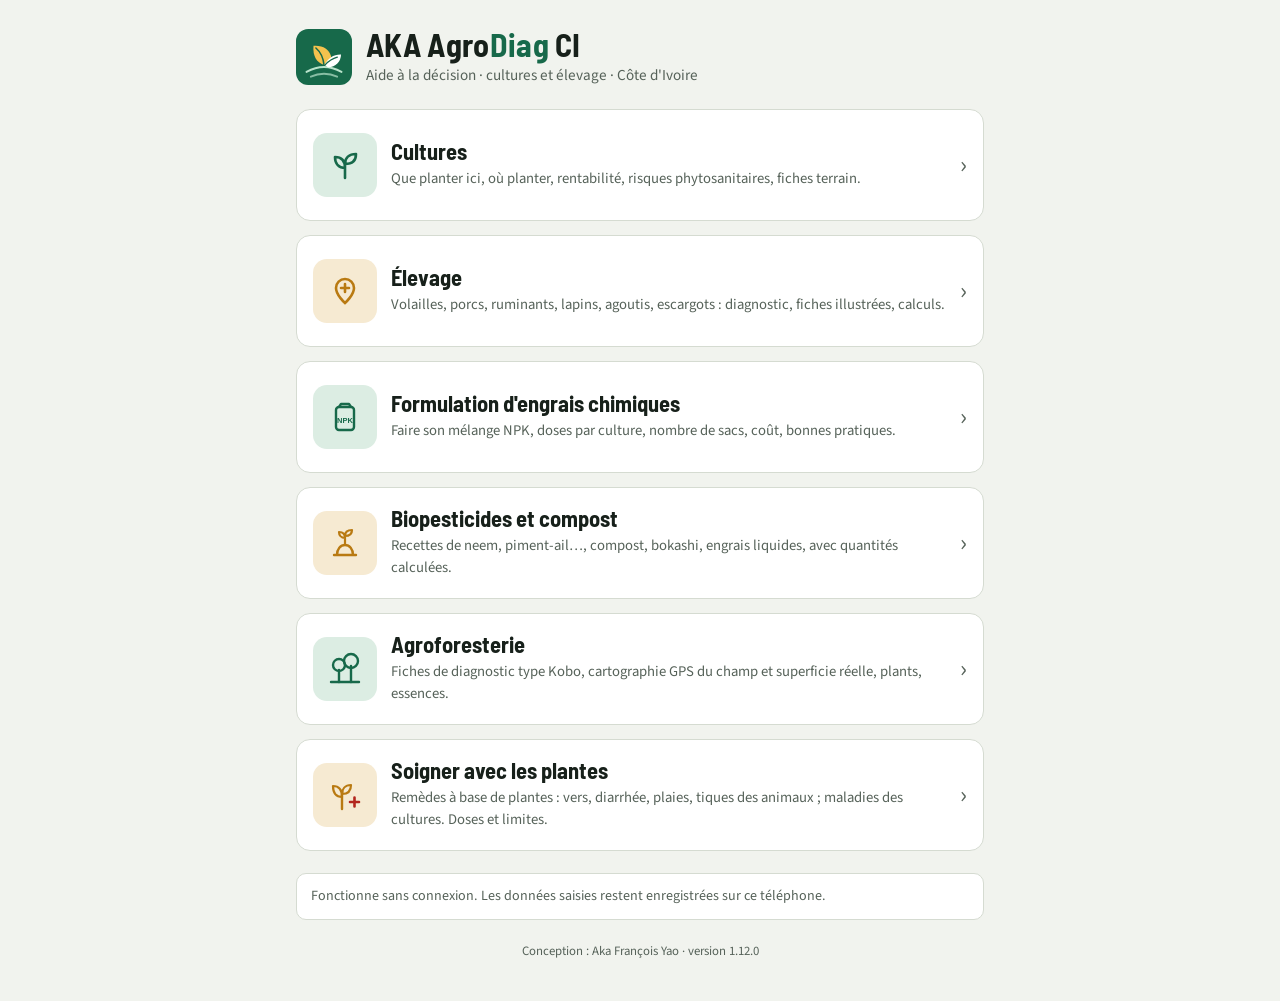
<file: app/src/main/assets/index.html>
<!doctype html>
<html lang="fr">
<head>
<meta charset="utf-8">
<meta name="viewport" content="width=device-width,initial-scale=1,viewport-fit=cover">
<meta name="theme-color" content="#17694A">
<title>AKA AgroDiag CI</title>
<link rel="icon" href="assets/icon.svg">
<link rel="stylesheet" href="assets/fonts.css">
<style>
:root{
  --bg:#F1F3EE; --surface:#FFFFFF; --ink:#17201A; --muted:#566259; --line:#D5DBD1;
  --accent:#17694A; --accent-ink:#FFFFFF; --accent-soft:#DCEDE3; --ochre:#B97A12; --ochre-soft:#F6EAD2;
  --display:"Barlow Semi Condensed","Arial Narrow",system-ui,sans-serif;
  --body:"Source Sans 3","Segoe UI",system-ui,sans-serif;
}
@media (prefers-color-scheme: dark){:root{
  --bg:#111612; --surface:#19201B; --ink:#E5EBE4; --muted:#9BA89E; --line:#2C362F;
  --accent:#5DB88C; --accent-ink:#0E1A13; --accent-soft:#1D3328; --ochre:#E2A846; --ochre-soft:#3A2F1A; color-scheme:dark}}
*{box-sizing:border-box}
html,body{margin:0}
body{background:var(--bg);color:var(--ink);font:16px/1.5 var(--body);min-height:100vh;
  padding:env(safe-area-inset-top,0) 0 env(safe-area-inset-bottom,0)}
.wrap{max-width:720px;margin:0 auto;padding:28px 16px 40px;display:flex;flex-direction:column;gap:22px}
header{display:flex;align-items:center;gap:14px}
header img{width:56px;height:56px;flex:none}
h1{font:700 2rem/1 var(--display);margin:0;letter-spacing:.01em}
h1 span{color:var(--accent)}
.tag{margin:4px 0 0;color:var(--muted);font-size:.95rem}
.mods{display:grid;gap:14px}
a.mod{display:grid;grid-template-columns:64px minmax(0,1fr) auto;gap:14px;align-items:center;text-decoration:none;color:inherit;
  background:var(--surface);border:1px solid var(--line);border-radius:14px;padding:18px 16px;min-height:112px}
a.mod:hover,a.mod:focus-visible{border-color:var(--accent);outline:none}
a.mod:active{transform:scale(.99)}
.ic{width:64px;height:64px;border-radius:14px;display:grid;place-items:center}
.ic.c{background:var(--accent-soft)} .ic.e{background:var(--ochre-soft)}
.mod h2{font:700 1.4rem/1.1 var(--display);margin:0}
.mod p{margin:4px 0 0;color:var(--muted);font-size:.92rem}
.chev{font-size:1.6rem;color:var(--muted)}
.note{font-size:.88rem;color:var(--muted);background:var(--surface);border:1px solid var(--line);border-radius:10px;padding:12px 14px;margin:0}
footer{font-size:.8rem;color:var(--muted);text-align:center}
</style>
</head>
<body>
<div class="wrap">
  <header>
    <img src="assets/icon.svg" alt="">
    <div>
      <h1>AKA Agro<span>Diag</span> CI</h1>
      <p class="tag">Aide à la décision · cultures et élevage · Côte d'Ivoire</p>
    </div>
  </header>

  <nav class="mods" aria-label="Modules">
    <a class="mod" href="cultures/index.html">
      <span class="ic c" aria-hidden="true">
        <svg width="36" height="36" viewBox="0 0 36 36"><path d="M18 31V15M18 21c-6 0-10-4-10-11 7 0 10 4 10 11zm0-4c0-6 4-10 11-10 0 7-4 10-11 10z" fill="none" stroke="#17694A" stroke-width="2.6" stroke-linejoin="round" stroke-linecap="round"/></svg>
      </span>
      <span><h2>Cultures</h2><p>Que planter ici, où planter, rentabilité, risques phytosanitaires, fiches terrain.</p></span>
      <span class="chev" aria-hidden="true">›</span>
    </a>
    <a class="mod" href="elevage/index.html">
      <span class="ic e" aria-hidden="true">
        <svg width="36" height="36" viewBox="0 0 36 36"><path d="M18 6c-5 0-9 4-9 9 0 7 9 15 9 15s9-8 9-15c0-5-4-9-9-9z" fill="none" stroke="#B97A12" stroke-width="2.6"/><path d="M14 15h8M18 11v8" stroke="#B97A12" stroke-width="2.6" stroke-linecap="round"/></svg>
      </span>
      <span><h2>Élevage</h2><p>Volailles, porcs, ruminants, lapins, agoutis, escargots : diagnostic, fiches illustrées, calculs.</p></span>
      <span class="chev" aria-hidden="true">›</span>
    </a>
    <a class="mod" href="engrais/index.html">
      <span class="ic c" aria-hidden="true">
        <svg width="36" height="36" viewBox="0 0 36 36"><rect x="9" y="8" width="18" height="23" rx="3" fill="none" stroke="#17694A" stroke-width="2.4"/><path d="M12 8l2-3h8l2 3" fill="none" stroke="#17694A" stroke-width="2.4" stroke-linejoin="round"/><text x="18" y="23.5" text-anchor="middle" font-size="7.5" font-weight="700" fill="#17694A" font-family="Arial">NPK</text></svg>
      </span>
      <span><h2>Formulation d'engrais chimiques</h2><p>Faire son mélange NPK, doses par culture, nombre de sacs, coût, bonnes pratiques.</p></span>
      <span class="chev" aria-hidden="true">›</span>
    </a>
    <a class="mod" href="biointrants/index.html">
      <span class="ic e" aria-hidden="true">
        <svg width="36" height="36" viewBox="0 0 36 36"><path d="M7 30h22" stroke="#B97A12" stroke-width="2.4" stroke-linecap="round"/><path d="M10 30c0-6 3.5-10 8-10s8 4 8 10" fill="none" stroke="#B97A12" stroke-width="2.4"/><path d="M18 20V9m0 4c-4 0-6-3-6-6 4 0 6 2 6 6zm0-2c0-4 3-6 7-6 0 4-3 6-7 6z" fill="none" stroke="#B97A12" stroke-width="2.2" stroke-linejoin="round"/></svg>
      </span>
      <span><h2>Biopesticides et compost</h2><p>Recettes de neem, piment-ail…, compost, bokashi, engrais liquides, avec quantités calculées.</p></span>
      <span class="chev" aria-hidden="true">›</span>
    </a>
    <a class="mod" href="agroforesterie/index.html">
      <span class="ic c" aria-hidden="true">
        <svg width="36" height="36" viewBox="0 0 36 36"><path d="M12 31V19m12 12V15" stroke="#17694A" stroke-width="2.4" stroke-linecap="round"/><circle cx="12" cy="14" r="6" fill="none" stroke="#17694A" stroke-width="2.4"/><circle cx="24" cy="10" r="7" fill="none" stroke="#17694A" stroke-width="2.4"/><path d="M4 31h28" stroke="#17694A" stroke-width="2.4" stroke-linecap="round"/></svg>
      </span>
      <span><h2>Agroforesterie</h2><p>Fiches de diagnostic type Kobo, cartographie GPS du champ et superficie réelle, plants, essences.</p></span>
      <span class="chev" aria-hidden="true">›</span>
    </a>
    <a class="mod" href="plantes/index.html">
      <span class="ic e" aria-hidden="true">
        <svg width="36" height="36" viewBox="0 0 36 36"><path d="M15 32V14" stroke="#B97A12" stroke-width="2.4" stroke-linecap="round"/><path d="M15 20c-6 0-9-4-9-11 7 0 9 5 9 11zm0-3c0-5 3-9 9-9 0 6-3 9-9 9z" fill="none" stroke="#B97A12" stroke-width="2.2" stroke-linejoin="round"/><path d="M23 25h9M27.5 20.5v9" stroke="#B3261E" stroke-width="2.6" stroke-linecap="round"/></svg>
      </span>
      <span><h2>Soigner avec les plantes</h2><p>Remèdes à base de plantes : vers, diarrhée, plaies, tiques des animaux ; maladies des cultures. Doses et limites.</p></span>
      <span class="chev" aria-hidden="true">›</span>
    </a>
  </nav>

  <p class="note">Fonctionne sans connexion. Les données saisies restent enregistrées sur ce téléphone.</p>
  <footer>Conception : Aka François Yao · version 1.12.0</footer>
</div>
<script src="assets/inscription.js"></script><script src="assets/maj.js"></script></body>
</html>
</file>
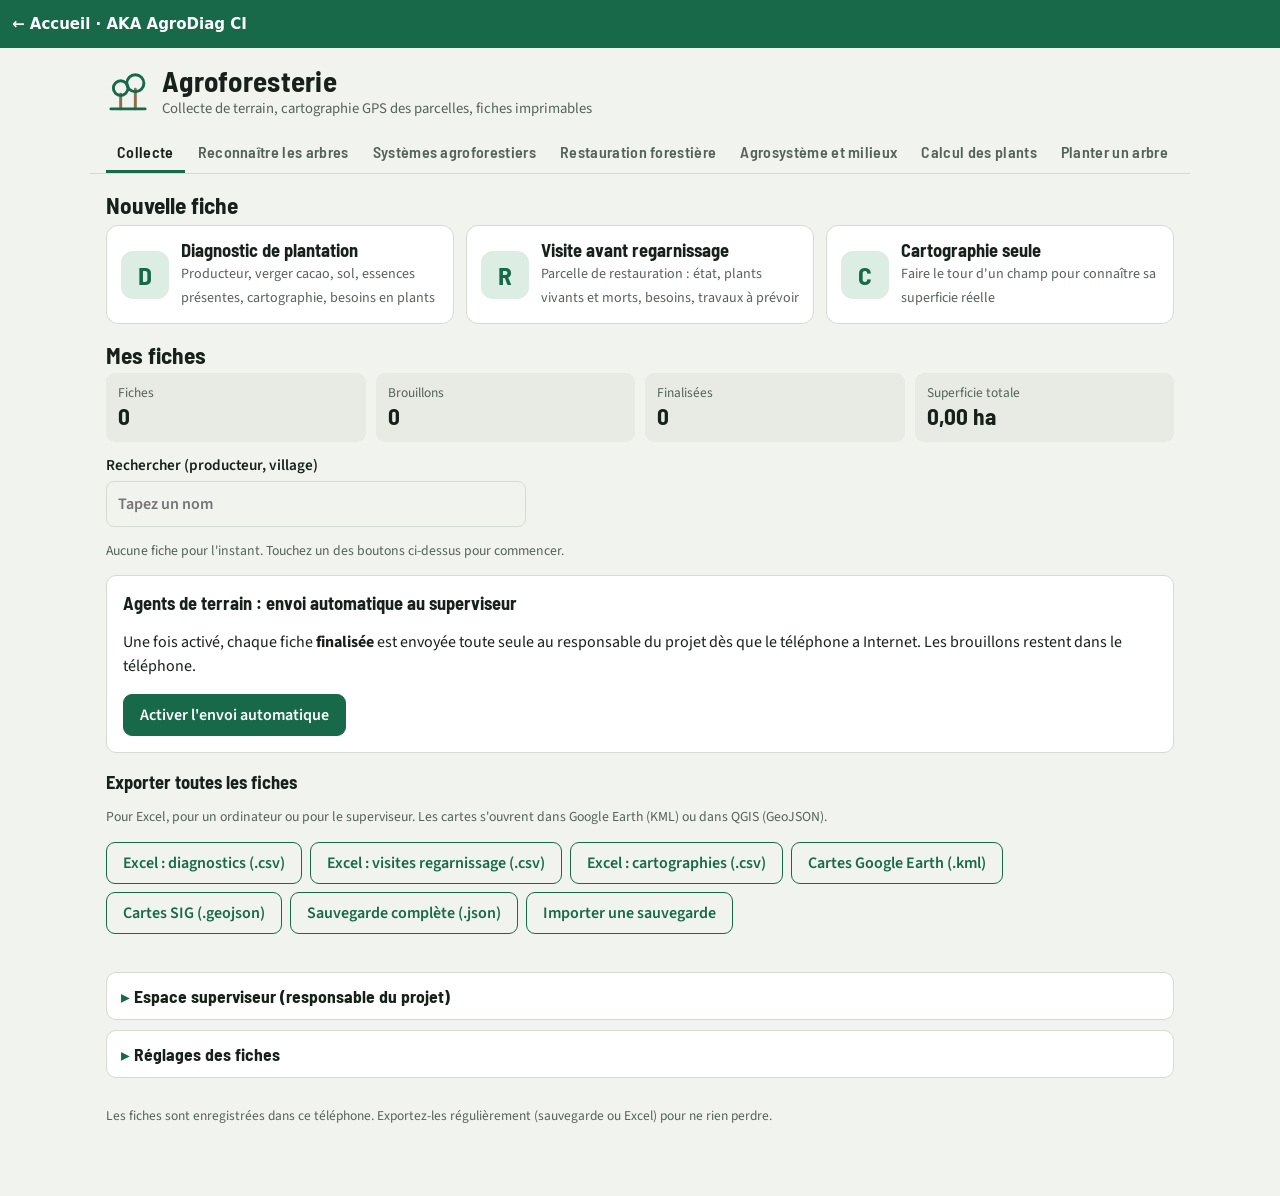
<file: app/src/main/assets/agroforesterie/index.html>
<!doctype html>
<html lang="fr">
<head>
<meta charset="utf-8">
<meta name="viewport" content="width=device-width,initial-scale=1,viewport-fit=cover">
<title>Agroforesterie · AKA AgroDiag CI</title>
<link rel="stylesheet" href="../assets/fonts.css">
<link rel="stylesheet" href="../assets/modules.css">
<style>
.kb-new{display:grid;grid-template-columns:repeat(auto-fit,minmax(260px,1fr));gap:12px;margin:6px 0 18px}
.kb-new button{display:flex;gap:12px;align-items:center;text-align:left;background:var(--surface);border:1px solid var(--line);border-radius:12px;padding:14px;font:inherit;color:inherit;cursor:pointer}
.kb-new button b{display:block;font:700 1.15rem/1.15 var(--display)}
.kb-new button span.s{color:var(--muted);font-size:.88rem}
.kb-new .ic{flex:none;width:48px;height:48px;border-radius:12px;display:grid;place-items:center;background:var(--accent-soft);color:var(--accent);font:700 1.6rem var(--display)}
.rec{display:flex;gap:10px;justify-content:space-between;align-items:flex-start;flex-wrap:wrap;background:var(--surface);border:1px solid var(--line);border-radius:10px;padding:12px 14px;margin:8px 0}
.rec .meta{font-size:.86rem;color:var(--muted)}
.rec .acts{display:flex;gap:6px;flex-wrap:wrap}
.rec .acts .btn{min-height:38px;padding:6px 12px;font-size:.92rem}
.btn.danger{border-color:var(--crit);color:var(--crit);background:transparent}
.wiz-top{position:sticky;top:0;z-index:6;background:var(--bg);padding:10px 0 8px;border-bottom:1px solid var(--line);margin:0 -16px;padding-inline:16px}
.wiz-top .bar{height:6px;background:var(--sunk);border-radius:3px;overflow:hidden;margin-top:8px}
.wiz-top .bar i{display:block;height:100%;background:var(--accent)}
.wiz-top .ttl{display:flex;justify-content:space-between;gap:8px;align-items:center}
.wiz-top select{max-width:60%;margin:0;padding:6px 8px;font-size:.92rem}
.q{background:var(--surface);border:1px solid var(--line);border-radius:10px;padding:12px 14px;margin:10px 0}
.q > .lb{display:block;font-weight:700;margin-bottom:4px}
.q > .lb .req{color:var(--crit)}
.q .hint{display:block;font-size:.85rem;color:var(--muted);margin:-2px 0 6px}
.q.err{border-color:var(--crit);box-shadow:0 0 0 1px var(--crit)}
.q textarea{display:block;width:100%;min-height:90px;font:inherit;padding:10px;border:1px solid var(--line);border-radius:8px;background:var(--bg);color:var(--ink)}
.q input[type=date],.q input[type=tel]{display:block;width:100%;font:inherit;padding:10px 11px;border:1px solid var(--line);border-radius:8px;background:var(--bg);color:var(--ink)}
.opts{display:flex;flex-wrap:wrap;gap:8px}
.opts label{display:flex;align-items:center;gap:8px;padding:9px 12px;border:1px solid var(--line);border-radius:9px;background:var(--bg);cursor:pointer;font-weight:400}
.opts label:has(input:checked){border-color:var(--accent);background:var(--accent-soft)}
.opts input{width:20px;height:20px;accent-color:var(--accent);margin:0}
.rep table td{padding:4px}
.rep input{margin:0}
.wiz-nav{display:flex;gap:8px;justify-content:space-between;margin:16px 0 8px;flex-wrap:wrap}
.calc{background:var(--sunk);border-radius:9px;padding:10px 12px;font-size:.95rem}
.mapbox svg{display:block;width:100%;height:auto;background:#fff;border:1px solid var(--line);border-radius:9px}
.gpsmsg{font-size:.92rem;margin:8px 0;min-height:1.4em}
.sigpad{display:block;width:100%;height:170px;background:#fff;border:1px dashed var(--muted);border-radius:8px;touch-action:none}
.photos{display:flex;flex-wrap:wrap;gap:8px;margin-top:8px}
.photos figure{margin:0;position:relative}
.photos img{width:110px;height:110px;object-fit:cover;border-radius:8px;border:1px solid var(--line)}
.photos button{position:absolute;top:4px;right:4px;width:28px;height:28px;border-radius:50%;border:0;background:rgba(0,0,0,.65);color:#fff;font-size:16px;line-height:28px;padding:0}
.big-btn{width:100%;min-height:54px;font-size:1.1rem}
.walking{animation:pulse 1.6s infinite}
@keyframes pulse{0%,100%{opacity:1}50%{opacity:.75}}
</style>
<style id="shell-back">
.shell-bar{position:relative;z-index:1000;background:#17694A;padding:6px 12px}
.shell-back{display:inline-flex;align-items:center;gap:6px;min-height:36px;font:600 15px system-ui,sans-serif;text-decoration:none;color:#fff}
@media print{.shell-bar{display:none}}
</style></head>
<body><div class="shell-bar"><a class="shell-back" href="../index.html" aria-label="Retour à l'accueil">&#8592; Accueil · AKA AgroDiag CI</a></div>
<div class="wrap">
<header class="app">
  <svg width="44" height="44" viewBox="0 0 36 36" aria-hidden="true"><path d="M12 31V19m12 12V15" stroke="#8D6E4A" stroke-width="2.4" stroke-linecap="round"/><circle cx="12" cy="14" r="6" fill="none" stroke="#17694A" stroke-width="2.4"/><circle cx="24" cy="10" r="7" fill="none" stroke="#17694A" stroke-width="2.4"/><path d="M4 31h28" stroke="#17694A" stroke-width="2.4" stroke-linecap="round"/></svg>
  <div><h1>Agroforesterie</h1><p>Collecte de terrain, cartographie GPS des parcelles, fiches imprimables</p></div>
</header>

<nav class="tabs" aria-label="Rubriques" id="mainnav"><div class="row" role="tablist">
  <button role="tab" data-tab="t-col">Collecte</button>
  <button role="tab" data-tab="t-arb">Reconnaître les arbres</button>
  <button role="tab" data-tab="t-sys">Systèmes agroforestiers</button>
  <button role="tab" data-tab="t-rest">Restauration forestière</button>
  <button role="tab" data-tab="t-mil">Agrosystème et milieux</button>
  <button role="tab" data-tab="t-plants">Calcul des plants</button>
  <button role="tab" data-tab="t-guide">Planter un arbre</button>
</div></nav>

<!-- ============ COLLECTE (type Kobo) ============ -->
<section class="tab" id="t-col">
  <div id="col-home">
    <h2>Nouvelle fiche</h2>
    <div class="kb-new">
      <button type="button" data-new="diag"><span class="ic">D</span><span><b>Diagnostic de plantation</b><span class="s">Producteur, verger cacao, sol, essences présentes, cartographie, besoins en plants</span></span></button>
      <button type="button" data-new="regarn"><span class="ic">R</span><span><b>Visite avant regarnissage</b><span class="s">Parcelle de restauration : état, plants vivants et morts, besoins, travaux à prévoir</span></span></button>
      <button type="button" data-new="carto"><span class="ic">C</span><span><b>Cartographie seule</b><span class="s">Faire le tour d'un champ pour connaître sa superficie réelle</span></span></button>
    </div>
    <h2>Mes fiches</h2>
    <div id="col-sum" class="kpis"></div>
    <label class="f" style="max-width:420px">Rechercher (producteur, village)<input type="text" id="col-q" data-nomem placeholder="Tapez un nom"></label>
    <div id="col-list"></div>
    <div class="panel" id="sync-box" style="margin:14px 0"></div>
    <h3>Exporter toutes les fiches</h3>
    <p class="note">Pour Excel, pour un ordinateur ou pour le superviseur. Les cartes s'ouvrent dans Google Earth (KML) ou dans QGIS (GeoJSON).</p>
    <div class="btns">
      <button class="btn sec" type="button" data-exp="csv-diag">Excel : diagnostics (.csv)</button>
      <button class="btn sec" type="button" data-exp="csv-regarn">Excel : visites regarnissage (.csv)</button>
      <button class="btn sec" type="button" data-exp="csv-carto">Excel : cartographies (.csv)</button>
      <button class="btn sec" type="button" data-exp="kml">Cartes Google Earth (.kml)</button>
      <button class="btn sec" type="button" data-exp="geojson">Cartes SIG (.geojson)</button>
      <button class="btn sec" type="button" data-exp="json">Sauvegarde complète (.json)</button>
      <label class="btn sec" style="cursor:pointer">Importer une sauvegarde<input type="file" id="imp" accept=".json,application/json" hidden></label>
    </div>
    <p class="gpsmsg" id="exp-msg"></p>
    <details class="acc" id="sup-acc"><summary>Espace superviseur (responsable du projet)</summary><div>
      <p>Récupérez ici les fiches envoyées par tous les agents, pour les lire, les imprimer et les exporter vers Excel ou Google Earth.</p>
      <label class="f">Clé du superviseur<input type="password" id="sup-cle" data-nomem autocomplete="off"></label>
      <label style="display:flex;gap:8px;align-items:center;margin:-4px 0 10px"><input type="checkbox" id="sup-mem" data-nomem> Se souvenir de la clé sur ce téléphone</label>
      <div class="btns"><button class="btn" type="button" id="sup-get">Récupérer les nouvelles fiches</button><button class="btn sec" type="button" id="sup-all">Tout recharger</button></div>
      <p class="gpsmsg" id="sup-msg"></p>
      <div id="sup-out"></div>
      <details class="acc"><summary>Changer la clé</summary><div>
        <div class="two"><label class="f">Ancienne clé<input type="password" id="sup-old" data-nomem></label><label class="f">Nouvelle clé (8 caractères ou plus)<input type="password" id="sup-new" data-nomem></label></div>
        <button class="btn sec" type="button" id="sup-key">Changer la clé</button><p class="gpsmsg" id="sup-key-msg"></p>
      </div></details>
    </div></details>
    <details class="acc"><summary>Réglages des fiches</summary><div>
      <label class="f">Nom du projet ou de la structure (en haut des fiches imprimées)<input type="text" id="cfg-projet" data-nomem placeholder="ex. Projet de restauration – Région de l'Agnéby-Tiassa"></label>
      <label class="f">Nom de l'agent de terrain (rempli automatiquement)<input type="text" id="cfg-agent" data-nomem></label>
    </div></details>
  </div>
  <div id="col-form" hidden></div>
</section>

<!-- ============ CALCUL DES PLANTS ============ -->
<section class="tab" id="t-plants" hidden>
  <h2>Combien de plants commander ?</h2>
  <p class="lead">Selon la surface, l'écartement et la disposition, avec une marge pour remplacer les plants qui meurent.</p>
  <div class="grid">
    <div class="panel">
      <label class="f">Type de plantation<select id="p-type">
        <option value="20x20">Arbres d'ombrage dans le cacao (20 × 20 m)</option>
        <option value="5x5">Restauration forestière (5 × 5 m, 400/ha)</option>
        <option value="3x3">Cacao (3 × 3 m)</option>
        <option value="8x8">Fruitiers (8 × 8 m)</option>
        <option value="4x1">Haie de fertilité en couloirs (lignes à 4 m, plants à 1 m)</option>
        <option value="perso">Autre écartement</option></select></label>
      <div class="two"><label class="f">Surface (ha)<input type="number" id="p-s" value="1" min="0" step="0.1" inputmode="decimal"></label>
      <label class="f">Disposition<select id="p-disp"><option value="carre">En carré</option><option value="quinc">En quinconce (triangle)</option></select></label></div>
      <div class="two"><label class="f">Écart entre lignes (m)<input type="number" id="p-x" value="20" min="0.2" step="0.5" inputmode="decimal"></label>
      <label class="f">Écart sur la ligne (m)<input type="number" id="p-y" value="20" min="0.2" step="0.5" inputmode="decimal"></label></div>
      <label class="f">Marge pour le remplacement (%)<small>10 à 20 % selon la saison et l'entretien</small><input type="number" id="p-m" value="15" min="0" max="100" step="5" inputmode="decimal"></label>
      <label class="f">Plants en bordure (facultatif) : périmètre du champ (m)<small>Haie vive ou arbres de limite ; 0 si aucun</small><input type="number" id="p-per" value="0" min="0" step="10" inputmode="decimal"></label>
      <label class="f">Espacement en bordure (m)<input type="number" id="p-pe" value="5" min="0.5" step="0.5" inputmode="decimal"></label>
    </div>
    <div id="p-out"></div>
  </div>
</section>

<!-- ============ GUIDE ============ -->
<section class="tab" id="t-guide" hidden>
  <div id="g-doc">
  <h2>L'agroforesterie : des arbres dans les champs</h2>
  <p class="lead">Associer des arbres aux cultures protège le sol, garde l'humidité, ombrage le cacao, donne du bois, des fruits et des revenus en plus, et stocke du carbone.</p>
  <div class="btns noprint"><button class="btn sec" type="button" id="g-print">Imprimer / enregistrer en PDF</button></div>
  <h3>Un cacao agroforestier : les étages</h3>
  <figure class="ill" id="fig-strates"></figure>
  <p class="note">Les différents systèmes sont expliqués dans les onglets « Systèmes agroforestiers » et « Restauration forestière ».</p>
  <h3>Bien planter un arbre</h3>
  <figure class="ill" id="fig-plant"></figure>
  <ol class="steps">
    <li><b>Le bon moment</b> : au début de la saison des pluies, quand le sol est bien mouillé (sud : avril à juin et septembre–octobre ; centre : mai–juin ; nord : juin–juillet).</li>
    <li><b>Le trou</b> : 40 × 40 × 40 cm (60 cm pour les fruitiers), creusé 2 semaines avant. Mettez la terre du dessus d'un côté, celle du fond de l'autre.</li>
    <li><b>Remplir</b> : la terre du dessus mélangée à 3 à 5 kg de compost ou de fumier bien décomposé au fond du trou.</li>
    <li><b>Enlever le sachet</b> plastique (sinon les racines s'enroulent et l'arbre meurt), sans casser la motte.</li>
    <li><b>Le collet</b> (limite tige–racines) au niveau du sol. Tassez avec le pied, faites une cuvette pour garder l'eau.</li>
    <li><b>Pailler</b> autour (sans toucher la tige), poser un tuteur, protéger des animaux si besoin.</li>
    <li><b>Entretenir</b> : désherber un cercle de 1 m autour du plant 3 à 4 fois par an, pare-feu en saison sèche, remplacer les plants morts à la saison suivante.</li>
  </ol>
  <h3>Les erreurs à éviter</h3>
  <ul class="clean">
    <li>Planter en saison sèche ou à la fin des pluies.</li>
    <li>Laisser le sachet plastique, ou enterrer le collet trop profond.</li>
    <li>Brûler la parcelle pour la nettoyer : le feu tue les jeunes arbres.</li>
    <li>Mettre dans le cacao des arbres réservoirs du swollen shoot (fromager, kapokier, colatiers, koto, poré-poré, prunier mombin) ou très gourmands en eau (teck, eucalyptus).</li>
    <li>Ne pas impliquer le propriétaire : sans accord écrit sur la propriété des arbres, ils sont souvent coupés.</li>
  </ul>
  </div>
</section>

<!-- ============ ARBRES ============ -->
<section class="tab" id="t-arb" hidden>
  <h2>Reconnaître les arbres</h2>
  <p class="lead">Chaque fiche montre la feuille, la forme de l'arbre adulte à côté d'un homme (pour juger la taille), l'écorce, les signes pour le reconnaître et s'il va avec le cacao.</p>

  <details class="acc" open><summary>Le bois très recherché et très cher</summary><div>
    <p>L'arbre dont on dit qu'il « coûte extrêmement cher » est très probablement le <b>bois de vène</b>, aussi appelé <b>bois de rose</b> ou <b>kosso</b> (<i>Pterocarpus erinaceus</i>). Ce n'est pas un arbre de la forêt du sud : il pousse dans les savanes du nord. Ses troncs ont été coupés en masse pour être exportés vers l'Asie, où l'on fabrique des meubles de luxe en « bois de rose ».</p>
    <div class="msg crit"><b>Interdit :</b> en Côte d'Ivoire, la coupe, la vente et l'exportation du bois de vène sont interdites depuis le décret n° 2013-508 du 25 juillet 2013. Depuis 2016, l'espèce est aussi inscrite à l'annexe II de la CITES (commerce international contrôlé). Si on vous propose d'en acheter ou d'en vendre, c'est illégal.</div>
    <p><b>Comment le reconnaître :</b> feuille composée de 5 à 15 folioles alternes avec une foliole au bout ; quand on entaille l'écorce, une <b>sève rouge comme du sang</b> coule lentement ; fruits ronds et plats entourés d'une aile (4 à 7 cm) ; arbre de 15 à 25 m.</p>
    <p><b>Les autres bois les plus précieux de Côte d'Ivoire</b> (souvent menacés, à protéger et à replanter) : assamela (afrormosia, CITES), makoré, sipo, aboudikro (sapelli), acajou, iroko, tiama, bété, niangon, lingué, ébène.</p>
    <p class="note">Si on vous a parlé d'un autre arbre, donnez-moi son nom local : je compléterai.</p>
    <div class="chips" id="arb-prec"></div>
  </div></details>

  <div class="panel" style="margin:12px 0">
    <label class="f">Chercher un arbre<input type="text" id="arb-q" data-nomem placeholder="ex. fraké, samba, Terminalia…"></label>
    <div class="three">
      <label class="f">Catégorie<select id="arb-cat" data-nomem><option value="">Toutes</option><option value="o">Œuvre / forestiers</option><option value="f">Fertilitaires</option><option value="a">Alimentaires</option><option value="n">Nuisibles au cacao</option></select></label>
      <label class="f">Zone<select id="arb-z" data-nomem><option value="">Toutes</option><option value="S">Sud forestier</option><option value="C">Centre</option><option value="N">Nord (savane)</option></select></label>
      <label class="f">Avec le cacao<select id="arb-cac" data-nomem><option value="">Tous</option><option value="oui">Compatibles</option><option value="cond">Sous conditions</option><option value="non">À éviter</option></select></label>
    </div>
    <details class="acc"><summary>Clé d'identification : je ne connais pas l'arbre</summary><div>
      <p class="note">Regardez une feuille entière (avec sa tige) et le tronc, puis choisissez ce que vous voyez.</p>
      <div class="two">
        <label class="f">La feuille<select id="k-f" data-nomem><option value="">Je ne sais pas</option><option value="s">Simple (une seule lame)</option><option value="l">Simple, découpée en main (lobes)</option><option value="i">Composée en plume, avec une foliole au bout</option><option value="p">Composée en plume, SANS foliole au bout</option><option value="b">Deux fois composée (très finement découpée)</option><option value="d">Composée en main (folioles en éventail)</option><option value="t">3 folioles</option><option value="ph">Fausses feuilles à nervures parallèles (acacias)</option><option value="pal">Palme</option></select></label>
        <label class="f">Feuilles opposées (deux par deux) ?<select id="k-o" data-nomem><option value="">Je ne sais pas</option><option value="1">Oui</option><option value="0">Non, alternes</option></select></label>
        <label class="f">Bord de la feuille<select id="k-bd" data-nomem><option value="">Je ne sais pas</option><option value="e">Lisse</option><option value="d">Denté (petites dents)</option></select></label>
        <label class="f">Quand on entaille l'écorce<select id="k-sv" data-nomem><option value="">Je ne sais pas</option><option value="blanc">Latex blanc</option><option value="rouge">Sève rouge</option><option value="jaune">Latex jaune</option><option value="none">Rien de coloré</option></select></label>
        <label class="f">Contreforts (ailes) au pied<select id="k-cf" data-nomem><option value="">Je ne sais pas</option><option value="1">Oui</option><option value="0">Non</option></select></label>
        <label class="f">Taille de l'arbre adulte<select id="k-h" data-nomem><option value="">Je ne sais pas</option><option value="p">Petit (moins de 15 m)</option><option value="m">Moyen (15 à 30 m)</option><option value="g">Grand (plus de 30 m)</option></select></label>
        <label class="f">Épines sur le tronc ou les branches<select id="k-ep" data-nomem><option value="">Je ne sais pas</option><option value="1">Oui</option><option value="0">Non</option></select></label>
      </div>
      <figure class="ill" id="fig-ftypes"></figure>
    </div></details>
  </div>

  <div id="arb-fiche"></div>
  <p class="note" id="arb-count"></p>
  <div class="cards" id="arb-list"></div>

  <h3>Comparer les tailles</h3>
  <figure class="ill" id="fig-tailles"></figure>

  <h3>Pourquoi certains arbres sont « nuisibles » au cacao</h3>
  <div class="cards">
    <div class="card"><h3>1. Réservoirs du swollen shoot</h3><p>Le virus du swollen shoot vit aussi dans certains arbres sauvages. De petites cochenilles farineuses (protégées par des fourmis) le transportent de ces arbres vers les cacaoyers. Une étude faite en Côte d'Ivoire (Marahoué, 2020) cite comme réservoirs : <b>fromager, kapokier rouge, colatier géant, koto, poré-poré, prunier mombin</b>. Dans une zone touchée, il faut les éloigner des cacaoyers.</p></div>
    <div class="card"><h3>2. Hôtes des mirides (capsides)</h3><p>Les chercheurs déconseillent les <b>colatiers</b>, le <b>fromager</b> et le <b>samba</b> près du cacao, car ils hébergent des ravageurs du cacaoyer, notamment les mirides. Ces arbres ont pourtant de la valeur (noix de cola, bois) : les garder en bordure ou à l'écart.</p></div>
    <div class="card"><h3>3. Concurrence trop forte</h3><p><b>Teck</b> (sol nu et durci sous ses grandes feuilles), <b>eucalyptus</b> (boit beaucoup d'eau, rien ne pousse dessous), <b>manguier</b> et <b>Samanea</b> (ombre trop dense), <b>palmier à huile</b> en grand nombre. Le problème vient du nombre et de l'emplacement : en limite ou en faible nombre, ils sont acceptables.</p></div>
    <div class="card"><h3>4. Arbres qui envahissent</h3><p><b>Acacia mangium, Acacia auriculiformis, Leucaena</b> : très utiles (azote, bois de chauffe), mais leurs graines se répandent. Les tailler et ne pas les planter près des forêts naturelles.</p></div>
  </div>
  <div class="msg info"><b>Et l'hévéa ?</b> Vous avez raison : il n'est pas « nuisible ». Je l'ai corrigé en « possible sous conditions ». Des essais en Côte d'Ivoire ont été encourageants (pas de dégâts sur l'hévéa, cacaoyers qui fleurissent plus tôt). Une étude de 2026 à Soubré montre que des planteurs font cohabiter cacao et hévéa, ce que les structures de conseil ont longtemps jugé impossible. La limite : l'ombre de l'hévéa grandit avec l'âge et le rendement du cacao baisse peu à peu. Il faut donc des lignes d'hévéa bien espacées, éclaircir à temps, fertiliser et bien entretenir le cacao.</div>
</section>

<!-- ============ SYSTÈMES ============ -->
<section class="tab" id="t-sys" hidden>
  <div id="sys-doc">
  <h2>Les systèmes agroforestiers</h2>
  <p class="lead">L'agroforesterie, c'est associer volontairement des arbres avec des cultures et/ou des animaux sur la même terre, pour que chacun profite à l'autre. On classe les systèmes selon ce qu'on associe.</p>
  <div class="btns noprint"><button class="btn sec" type="button" id="sys-print">Imprimer / enregistrer en PDF</button></div>
  <figure class="ill" id="fig-familles"></figure>

  <h3>Les systèmes dans le monde et en Côte d'Ivoire</h3>
  <div class="tblw"><table>
    <thead><tr><th>Système</th><th>Principe</th><th>Dans le monde</th><th>En Côte d'Ivoire</th></tr></thead>
    <tbody>
      <tr><td colspan="4" style="background:var(--sunk)"><b>Arbres + cultures (agrosylvicoles)</b></td></tr>
      <tr><td><b>Cultures pérennes sous ombrage</b></td><td>Cacao, café ou thé sous des arbres d'ombrage.</td><td>Ghana, Cameroun, Amérique latine (cacao sous inga ou erythrina), Inde (café)</td><td>Cacao et café agroforestiers : le grand système du pays.</td></tr>
      <tr><td><b>Agroforêt complexe</b></td><td>Plantation à plusieurs étages, plus de 15 grands arbres/ha, surtout locaux.</td><td>Indonésie (agroforêts à damar, « hévéa de jungle »), Cameroun</td><td>Vieilles cacaoyères du Centre-Ouest et de l'Est ; elles disparaissent vite.</td></tr>
      <tr><td><b>Agroforêt simple</b></td><td>5 à 6 arbres émergents/ha, souvent légumineuses introduites.</td><td>Partout</td><td>Plantations nouvelles des programmes cacao.</td></tr>
      <tr><td><b>Jardins de case</b></td><td>Autour de la maison : fruitiers, légumes, plantes médicinales, petits animaux.</td><td>Kerala (Inde), Java, Kilimandjaro</td><td>Cours de village : manguier, avocatier, agrumes, moringa, poules.</td></tr>
      <tr><td><b>Cultures en couloirs</b></td><td>Lignes d'arbustes fixateurs d'azote tous les 4 à 6 m, cultures entre les lignes.</td><td>Nigeria, Philippines</td><td>Gliricidia, flemingia dans les projets.</td></tr>
      <tr><td><b>Jachère améliorée</b></td><td>Planter des légumineuses pour régénérer le sol en 2 à 3 ans.</td><td>Zambie, Malawi (sesbania, tephrosia)</td><td>Acacia, pois d'Angole, mucuna ; jachère à « Sékou Touré » (Chromolaena).</td></tr>
      <tr><td><b>Taungya</b></td><td>Planter des arbres forestiers et cultiver des vivriers entre eux les premières années.</td><td>Né en Birmanie au XIX<sup>e</sup> siècle ; « shamba » au Kenya</td><td>SODEFOR : contrats de cultures intercalaires aux reboisements.</td></tr>
      <tr><td><b>Parcs arborés</b></td><td>Arbres utiles gardés et protégés dans les champs.</td><td>Sahel (kad, karité, néré, baobab)</td><td>Nord : parcs à karité et néré.</td></tr>
      <tr><td><b>Haies vives, brise-vent, arbres en limite</b></td><td>Lignes d'arbres autour ou à travers les parcelles.</td><td>Bocage en France, Sahel</td><td>Haies de gliricidia ; dans le nord, haies vives et clôtures pour séparer champs et pâturages.</td></tr>
      <tr><td><b>Régénération naturelle assistée (RNA)</b></td><td>Protéger et tailler les jeunes pousses et rejets d'arbres déjà présents.</td><td>Niger, Burkina Faso (des millions d'hectares)</td><td>Savanes du centre et du nord.</td></tr>
      <tr><td><b>Cultures sous forêt</b></td><td>Produire sous un couvert forestier (épices, plantes médicinales, fruits sauvages).</td><td>Asie, Amérique du Nord</td><td>Cueillette d'akpi, de kplé, de rotin, de plantes médicinales.</td></tr>
      <tr><td colspan="4" style="background:var(--sunk)"><b>Arbres + animaux (sylvopastoraux)</b></td></tr>
      <tr><td><b>Pâturage sous les arbres</b></td><td>Les animaux broutent sous des plantations ou des arbres épars.</td><td>Espagne et Portugal (« dehesa » : chênes et porcs), Amérique latine</td><td>Bovins sous anacardiers (nord-est), sous cocotiers (littoral), sous palmiers.</td></tr>
      <tr><td><b>Arbres et haies fourragers</b></td><td>Arbres dont on coupe les feuilles pour nourrir les animaux.</td><td>Afrique de l'Est, Amérique</td><td>Leucaena, gliricidia, Samanea, lingué.</td></tr>
      <tr><td colspan="4" style="background:var(--sunk)"><b>Arbres + cultures + animaux (agrosylvopastoraux)</b></td></tr>
      <tr><td><b>Systèmes mixtes</b></td><td>Les trois ensemble, avec le fumier qui nourrit le sol.</td><td>Sahel, hautes terres d'Afrique de l'Est</td><td>Anacarde + igname et manioc + bovins (nord-est, étude Nitidæ 2025).</td></tr>
      <tr><td colspan="4" style="background:var(--sunk)"><b>Autres systèmes</b></td></tr>
      <tr><td><b>Sylvo-aquaculture</b></td><td>Mangroves ou arbres associés à l'élevage de poissons ou de crevettes.</td><td>Vietnam, Indonésie</td><td>Lagunes Aby, Ébrié, Grand-Lahou, Fresco (voir l'onglet « Agrosystème et milieux »).</td></tr>
      <tr><td><b>Apiforesterie</b></td><td>Ruches dans les arbres ou les vergers.</td><td>Partout</td><td>Miel d'anacarde, de forêt, de mangrove.</td></tr>
      <tr><td><b>Bandes boisées le long de l'eau</b></td><td>Garder ou replanter des arbres sur les berges.</td><td>États-Unis, Europe (zones tampons)</td><td>Bande de 25 m de chaque côté des cours d'eau (Code forestier 2019, art. 99).</td></tr>
      <tr><td><b>Agro-forêt (sens de la loi)</b></td><td>Espace du domaine privé de l'État où coexistent plantations agricoles et arbres forestiers.</td><td>–</td><td>Code forestier 2019 (art. 1) ; forêts classées dégradées reconverties.</td></tr>
    </tbody>
  </table></div>

  <h3>Les cacaoyères en Côte d'Ivoire : 3 types</h3>
  <figure class="ill" id="fig-cacao3"></figure>
  <div class="msg info"><b>Agroforesterie de reforestation ou de déforestation ?</b> Planter des arbres dans un cacao déjà installé reconstitue le couvert forestier. Abattre une forêt pour y faire un « cacao agroforestier » la détruit. Seule la première est une vraie restauration.</div>

  <h3>Cultures en couloirs</h3>
  <figure class="ill" id="fig-couloirs"></figure>
  </div>
</section>

<!-- ============ RESTAURATION ============ -->
<section class="tab" id="t-rest" hidden>
  <div id="rest-doc">
  <h2>Les types de restauration forestière</h2>
  <p class="lead">Restaurer, c'est faire revenir les arbres et les services de la forêt (eau, sol, bois, fruits, animaux) sur une terre dégradée. On choisit la méthode selon ce qui reste sur le terrain.</p>
  <div class="btns noprint"><button class="btn sec" type="button" id="rest-print">Imprimer / enregistrer en PDF</button></div>
  <figure class="ill" id="fig-echelle"></figure>
  <div class="cards">
    <div class="card"><h3>1. Mise en défens (régénération naturelle)</h3><p>On protège la parcelle (contre le feu, les animaux et la coupe) et la forêt revient seule à partir des graines et des souches.</p><p class="note">Quand : il reste des souches, des jeunes arbres et une forêt proche. Le moins cher ; le plus lent.</p></div>
    <div class="card"><h3>2. Régénération naturelle assistée (RNA)</h3><p>On repère les jeunes arbres et rejets utiles, on les marque, on les dégage, on les taille (1 à 3 tiges gardées) et on les protège.</p><p class="note">Quand : beaucoup de rejets et de semis naturels. Peu coûteux.</p></div>
    <div class="card"><h3>3. Enrichissement en layons ou en trouées</h3><p>Dans une forêt dégradée, on ouvre des lignes (layons de 2 à 3 m tous les 10 à 20 m) ou des petites trouées, et on y plante des essences de valeur qui supportent l'ombre (acajou, tiama, sipo, makoré, bossé).</p><p class="note">Quand : forêt appauvrie mais encore boisée.</p></div>
    <div class="card"><h3>4. Système taungya</h3><p>On plante les arbres forestiers et, pendant 2 à 3 ans, le paysan cultive entre les lignes : <b>banane plantain</b>, maïs, igname, manioc, arachide, piment… Il récolte ses vivriers et, en désherbant ses cultures, il entretient les jeunes arbres. La banane fait de l'ombre aux jeunes plants. On peut aussi associer des arbres fruitiers. Quand les arbres se referment, les cultures s'arrêtent et la forêt reste.</p><p class="note">Quand : terre déboisée avec des paysans demandeurs de terre. Coûts d'entretien réduits.</p></div>
    <div class="card"><h3>5. Reboisement en plein (plantation)</h3><p>Plantation régulière sur toute la parcelle, d'une seule espèce (teck, gmelina, fraké, framiré…) ou de plusieurs mélangées. Souvent 400 plants/ha (5 × 5 m) à 1 111 plants/ha (3 × 3 m).</p><p class="note">Quand : terre nue, objectif bois. Le mélange d'espèces locales résiste mieux aux maladies et ravageurs.</p></div>
    <div class="card"><h3>6. Agroforêt de restauration</h3><p>Dans les forêts classées dégradées occupées par des cultures, on plante des arbres forestiers dans les plantations existantes (cacao, café) selon un plan avec la SODEFOR. La loi de 2019 a créé les « agro-forêts ».</p></div>
    <div class="card"><h3>7. Nucléation (îlots d'arbres)</h3><p>Au lieu de planter partout, on plante des îlots de 10 à 30 arbres répartis sur la parcelle. Les oiseaux et les chauves-souris s'y posent et apportent des graines entre les îlots.</p><p class="note">Moins cher qu'une plantation en plein.</p></div>
    <div class="card"><h3>8. Micro-forêt dense (méthode Miyawaki)</h3><p>Sur une petite surface (100 à 1 000 m²), on plante très serré (2 à 3 plants/m²) beaucoup d'espèces locales, sur un sol bien préparé avec du compost. La forêt se ferme très vite.</p><p class="note">Pour écoles, villages, sources, bords de route.</p></div>
    <div class="card"><h3>9. Restauration des mangroves</h3><p>Rétablir la circulation de l'eau, puis replanter des propagules de palétuviers (voir l'onglet « Agrosystème et milieux »).</p></div>
    <div class="card"><h3>10. Restauration des berges</h3><p>Replanter des arbres qui aiment l'eau sur 25 m de chaque côté des cours d'eau et autour des sources.</p></div>
    <div class="card"><h3>11. Forêts sacrées et communautaires</h3><p>Protéger, agrandir et relier les forêts sacrées ; ce sont aussi des réserves de graines pour les pépinières.</p></div>
    <div class="card"><h3>12. Restauration des sols (nord)</h3><p>Zaï, demi-lunes, cordons pierreux, puis arbres : on retient l'eau avant de planter.</p></div>
  </div>

  <h3>Le système taungya, année après année</h3>
  <figure class="ill" id="fig-taungya"></figure>

  <h3>Quelle méthode choisir ?</h3>
  <div class="tblw"><table><thead><tr><th>Ce que je vois sur le terrain</th><th>Méthode conseillée</th></tr></thead><tbody>
    <tr><td>Beaucoup de souches, de rejets et de jeunes arbres</td><td>Mise en défens + RNA</td></tr>
    <tr><td>Forêt encore là, mais pauvre en arbres de valeur</td><td>Enrichissement en layons ou en trouées</td></tr>
    <tr><td>Terre nue, des paysans veulent cultiver</td><td>Taungya</td></tr>
    <tr><td>Terre nue, objectif bois</td><td>Reboisement en plein (mélange d'espèces)</td></tr>
    <tr><td>Cacao ou café déjà installés</td><td>Agroforêt : planter des arbres dans la plantation</td></tr>
    <tr><td>Grande surface, peu de moyens</td><td>Nucléation (îlots) + mise en défens</td></tr>
    <tr><td>Petite surface près du village ou d'une source</td><td>Micro-forêt dense</td></tr>
  </tbody></table></div>

  <h3>Les étapes d'un projet de restauration</h3>
  <ol class="steps">
    <li><b>Diagnostic</b> de la parcelle et du producteur, avec la cartographie (onglet Collecte).</li>
    <li><b>Accord écrit</b> avec le propriétaire de la terre sur la propriété des arbres plantés (Code forestier, art. 27).</li>
    <li><b>Choix de la méthode et des espèces</b> : surtout des espèces locales, mélangées.</li>
    <li><b>Pépinière</b> : graines des forêts sacrées et des arbres mères de la zone.</li>
    <li><b>Plantation</b> au début des pluies (onglet « Planter un arbre »).</li>
    <li><b>Entretien pendant 3 ans</b> : désherbage, pare-feu, protection contre les animaux.</li>
    <li><b>Suivi</b> : compter les plants vivants, calculer le taux de survie, puis faire le <b>regarnissage</b> (fiche « Visite avant regarnissage »).</li>
  </ol>
  </div>
</section>

<!-- ============ AGROSYSTÈME ET MILIEUX ============ -->
<section class="tab" id="t-mil" hidden>
  <div id="mil-doc">
  <h2>L'agrosystème</h2>
  <p class="lead">Un agrosystème (ou agroécosystème), c'est un milieu naturel transformé par l'homme pour produire de la nourriture, du bois ou des revenus : un champ, une plantation, un pâturage, un bas-fond rizicole, un étang. Il garde des éléments naturels (sol, climat, insectes, microbes) mais l'homme décide de ce qui pousse et récolte une partie de la production.</p>
  <div class="btns noprint"><button class="btn sec" type="button" id="mil-print">Imprimer / enregistrer en PDF</button></div>
  <figure class="ill" id="fig-agrosys"></figure>
  <div class="tblw"><table><thead><tr><th></th><th>Forêt naturelle (écosystème)</th><th>Agrosystème</th></tr></thead><tbody>
    <tr><td>Nombre d'espèces</td><td>Très élevé</td><td>Faible (souvent une seule culture)</td></tr>
    <tr><td>Matière organique</td><td>Tout retourne au sol</td><td>Une partie part avec la récolte : le sol s'appauvrit si on ne la remplace pas</td></tr>
    <tr><td>Équilibre</td><td>Stable, les ravageurs ont des ennemis naturels</td><td>Fragile : ravageurs et maladies se multiplient</td></tr>
    <tr><td>Énergie et intrants</td><td>Le soleil seulement</td><td>Soleil + travail + semences + engrais + traitements</td></tr>
    <tr><td>Sol</td><td>Toujours couvert</td><td>Souvent nu : érosion</td></tr>
  </tbody></table></div>
  <h3>Rendre l'agrosystème plus durable</h3>
  <ul class="clean">
    <li><b>Diversifier</b> : plusieurs cultures, des arbres, des animaux.</li>
    <li><b>Recycler</b> : résidus, fumier et compost retournent au sol.</li>
    <li><b>Couvrir le sol</b> en permanence (paillis, plantes de couverture).</li>
    <li><b>Mettre des arbres</b> : ils remontent les éléments nutritifs du fond du sol, abritent les auxiliaires et cassent le vent.</li>
    <li><b>Réduire les produits chimiques</b> : biopesticides, lutte intégrée.</li>
  </ul>
  <p><b>Les grands agrosystèmes de Côte d'Ivoire :</b> plantations pérennes (cacao, café, hévéa, palmier, anacarde), vivriers sur brûlis avec jachère, bas-fonds rizicoles, maraîchage autour des villes, élevage extensif du nord, cacaoyères agroforestières.</p>

  <h2 style="margin-top:28px">Les mangroves</h2>
  <figure class="ill" id="fig-mangrove"></figure>
  <p>Les mangroves sont des forêts qui poussent dans l'eau salée ou saumâtre, au bord des lagunes et des embouchures : Aby, Ébrié, Grand-Lahou, Fresco, Sassandra, San-Pédro.</p>
  <div class="cards">
    <div class="card"><h3>Les arbres</h3><ul class="clean"><li><b>Palétuvier rouge</b> (<i>Rhizophora racemosa</i>) : racines en échasses, graines qui germent sur l'arbre (propagules).</li><li><b>Palétuvier blanc</b> (<i>Avicennia germinans</i>) : petites racines qui sortent du sol pour respirer.</li><li><b>Laguncularia</b> et <b>Conocarpus</b> vers la terre ferme.</li></ul></div>
    <div class="card"><h3>À quoi elles servent</h3><ul class="clean"><li>Nurserie des poissons, crevettes, crabes et huîtres : sans mangrove, moins de pêche.</li><li>Protègent la côte et les villages contre l'érosion et les vagues.</li><li>Filtrent l'eau.</li><li>Stockent beaucoup de carbone dans la vase.</li></ul></div>
    <div class="card"><h3>Agroforesterie autour des mangroves</h3><ul class="clean"><li>Planter des bois de chauffe (acacias, cassia) sur la terre ferme pour les fumoirs à poisson, au lieu de couper les palétuviers.</li><li>Foyers et fumoirs améliorés (moins de bois).</li><li>Ruches (miel de mangrove), huîtres et crabes, pisciculture sans défricher.</li><li>Replanter les propagules de palétuvier rouge en saison favorable, là où l'eau circule bien.</li></ul></div>
  </div>
  <div class="msg warn"><b>La loi :</b> défricher dans les mangroves et les zones humides est une infraction (Code forestier 2019, art. 99).</div>

  <h2 style="margin-top:28px">Les forêts sacrées</h2>
  <p>La loi définit la forêt sacrée comme une forêt réservée à l'expression culturelle ou cultuelle. L'administration forestière doit la protéger en respectant les coutumes (art. 26). Y exploiter du bois est une infraction (art. 89).</p>
  <ul class="clean">
    <li>Ce sont souvent les derniers morceaux de vraie forêt : <b>réserves d'arbres rares</b> (iroko, makoré, acajou…), d'animaux et de plantes médicinales.</li>
    <li>Ce sont des <b>réserves de graines</b> : avec l'accord des chefs coutumiers, on y récolte les graines pour les pépinières de restauration.</li>
    <li><b>Agroforesterie autour</b> : une ceinture de cultures arborées (cacao agroforestier, fruitiers, haies) protège la forêt sacrée du feu et des défrichements.</li>
    <li><b>Les relier</b> entre elles et aux berges par des bandes d'arbres (corridors) pour que les animaux et les graines circulent.</li>
  </ul>

  <h2 style="margin-top:28px">Protéger les eaux</h2>
  <figure class="ill" id="fig-berges"></figure>
  <ul class="clean">
    <li><b>Bande de 25 m</b> de chaque côté des cours d'eau, à partir de la limite des plus hautes eaux : y déboiser est une infraction (Code forestier 2019, art. 99).</li>
    <li>Arbres qui aiment les berges : bahia (<i>Mitragyna</i>), badi (<i>Nauclea</i>), palmier raphia, <i>Pterocarpus santalinoides</i>, <i>Alchornea cordifolia</i> (arbuste).</li>
    <li>Autour des sources : pas de cultures, pas d'engrais ni de pesticides, pas de lavage de pulvérisateurs ; laisser ou replanter la forêt.</li>
    <li>Sur les pentes : haies et bandes d'arbres en suivant les courbes de niveau, contre l'érosion.</li>
    <li>Pas d'eucalyptus près des sources et des bas-fonds : il assèche le sol.</li>
  </ul>

  <h2 style="margin-top:28px">À qui appartiennent les arbres ?</h2>
  <p>Selon le Code forestier de 2019 (art. 27), un arbre ou une forêt <b>naturelle</b> appartient au propriétaire de la terre. Un arbre <b>planté</b> appartient au propriétaire de la terre, ou à celui qui l'a planté s'il existe une <b>convention</b> avec le propriétaire. Conseil : avant de planter sur la terre d'un autre, faites un accord écrit et signé.</p>
  </div>
</section>


<p class="foot">Les fiches sont enregistrées dans ce téléphone. Exportez-les régulièrement (sauvegarde ou Excel) pour ne rien perdre.</p>
</div>

<script src="../assets/arbres.js"></script>
<script src="../assets/modules.js"></script>
<script>
(function(){
'use strict';
const $=MOD.$, $$=MOD.$$, fmt=MOD.fmt, esc=MOD.esc;

/* =====================================================================
   ARBRES : dessins (feuille, silhouette, écorce) et fiches
   ===================================================================== */
const ARB = window.ARBRES || [];
const SVGW = (w,h,b,lbl)=>`<svg viewBox="0 0 ${w} ${h}" xmlns="http://www.w3.org/2000/svg" font-family="Arial" role="img"${lbl?` aria-label="${esc(lbl)}"`:''}>${b}</svg>`;
const TX=(x,y,s,o)=>{ o=o||{}; return `<text x="${x}" y="${y}" font-size="${o.fs||13}" fill="${o.c||'#17201A'}" text-anchor="${o.a||'middle'}" font-weight="${o.b?700:400}" font-family="Arial">${s}</text>`; };
const LEAF='#4E9A3F', LEAFD='#2E6B3A', VEIN='#C8E6B0';
// largeur relative de la lame selon la forme (t de 0 = base à 1 = pointe)
function prof(sh,t){
  const s=Math.sin(Math.PI*t);
  switch(sh){ case 'obo': return Math.sin(Math.PI*Math.pow(t,1.6));
    case 'ova': case 'cor': return Math.sin(Math.PI*Math.pow(t,0.6));
    case 'lan': return Math.pow(s,1.2)*0.6;
    case 'fal': return Math.pow(s,1.1)*0.45;
    case 'obl': return Math.min(1,1.7*s)*0.75;
    case 'ron': return Math.pow(s,0.6);
    default: return s; }
}
// lame : base (x,y), longueur L, demi-largeur W, angle (degrés, 0 = vers le haut)
function blade(x,y,L,W,ang,sh,bd,col,veins){
  const a=ang*Math.PI/180, ux=Math.sin(a), uy=-Math.cos(a), vx=-uy, vy=ux, N=40;
  const curve = sh==='fal' ? 0.18 : 0;
  const R=[], Lf=[];
  for(let i=0;i<=N;i++){ const t=i/N; let w=prof(sh,t)*W; if(bd==='d' && i>1 && i<N-1) w*= (i%2?1.09:0.93);
    const off = curve*L*Math.sin(Math.PI*t);
    const cx=x+ux*L*t+vx*off, cy=y+uy*L*t+vy*off;
    R.push([cx+vx*w, cy+vy*w]); Lf.push([cx-vx*w, cy-vy*w]); }
  let pts=R.concat(Lf.reverse());
  if(sh==='cor'){ const bw=W*0.8; pts=[[x+vx*bw*0.2-ux*W*0.35, y+vy*bw*0.2-uy*W*0.35]].concat(R.slice(1), Lf.slice(0,-1), [[x-vx*bw*0.2-ux*W*0.35, y-vy*bw*0.2-uy*W*0.35],[x,y]]); }
  let s=`<path d="M${pts.map(p=>p[0].toFixed(1)+' '+p[1].toFixed(1)).join(' L')}Z" fill="${col||LEAF}" stroke="${LEAFD}" stroke-width="1.2" stroke-linejoin="round"/>`;
  if(veins!==false){
    const mid=[]; for(let i=0;i<=N;i+=4){ const t=i/N, off=curve*L*Math.sin(Math.PI*t); mid.push([x+ux*L*t+vx*off, y+uy*L*t+vy*off]); }
    s+=`<polyline points="${mid.map(p=>p[0].toFixed(1)+','+p[1].toFixed(1)).join(' ')}" fill="none" stroke="${VEIN}" stroke-width="${Math.max(0.8,W/14)}"/>`;
    if(W>9) for(let k=1;k<6;k++){ const t=k/6.5, w=prof(sh,t)*W*0.8, off=curve*L*Math.sin(Math.PI*t), cx=x+ux*L*t+vx*off, cy=y+uy*L*t+vy*off;
      s+=`<path d="M${cx.toFixed(1)} ${cy.toFixed(1)} l${(vx*w+ux*w*0.5).toFixed(1)} ${(vy*w+uy*w*0.5).toFixed(1)} M${cx.toFixed(1)} ${cy.toFixed(1)} l${(-vx*w+ux*w*0.5).toFixed(1)} ${(-vy*w+uy*w*0.5).toFixed(1)}" stroke="${VEIN}" stroke-width="0.9"/>`; }
  }
  return s;
}
const stem=(x1,y1,x2,y2,w)=>`<line x1="${x1}" y1="${y1}" x2="${x2}" y2="${y2}" stroke="#7a5a3a" stroke-width="${w||3}" stroke-linecap="round"/>`;
function leafSVG(a){
  const f=a.f, W=320, H=280; let s=`<rect width="${W}" height="${H}" fill="#fff"/>`;
  const sh=f.sh||'ell', bd=f.bd||'e';
  switch(f.t){
    case 's': {
      if(f.g){ s+=stem(160,265,160,150,4); [-70,-35,0,35,70].forEach(g=>s+=blade(160,150,110,26,g,sh,bd)); break; }
      if(f.o){ s+=stem(160,275,160,40,4); [[200,-55],[200,55],[110,-60],[110,60]].forEach(([y,g])=>s+=blade(160,y,95,26,g,sh,bd)); break; }
      s+=stem(160,275,160,60,4); [[230,-50],[170,50],[110,-45]].forEach(([y,g])=>s+=blade(160,y,100,28,g,sh,bd)); s+=blade(160,62,95,26,0,sh,bd); break; }
    case 'v': s+=stem(160,270,160,40,4); [-80,-40,0,40,80,180].forEach(g=>s+=blade(160,150,105,22,g,sh,bd)); break;
    case 'l': { s+=stem(160,275,160,190,3); const n=f.n||5; for(let i=0;i<n;i++){ const g=-75+150*i/(n-1); s+=blade(160,190,i===(n-1)/2?150:120,30,g,'ell',bd,LEAF,false); } s+=`<circle cx="160" cy="190" r="30" fill="${LEAF}"/>`; for(let i=0;i<n;i++){ const g=(-75+150*i/(n-1))*Math.PI/180; s+=`<line x1="160" y1="190" x2="${(160+Math.sin(g)*125).toFixed(1)}" y2="${(190-Math.cos(g)*125).toFixed(1)}" stroke="${VEIN}" stroke-width="2"/>`; } break; }
    case 'p': case 'i': {
      const pairs = f.t==='i' ? Math.max(1,Math.round(((f.n||7)-1)/2)) : (f.n||5), np=Math.min(pairs,8), L=230, top=30, step=(L-30)/np;
      s+=stem(160,275,160,f.t==='i'?top+40:top+10,3);
      for(let k=0;k<np;k++){ const y=275-30-k*step, Lf=Math.max(34,70-k*2), Wf=Lf*0.32;
        s+=blade(160,y,Lf,Wf,f.t==='i'&&k%2?-58:-62,sh,bd)+blade(160,y-(f.t==='i'?step/2:0),Lf,Wf,62,sh,bd); }
      if(f.t==='i') s+=blade(160,top+40,62,20,0,sh,bd);
      if(pairs>np) s+=TX(268,40,`${pairs} paires`,{fs:12,c:'#566259'});
      break; }
    case 'b': {
      const np=Math.min(f.n||4,5); s+=stem(160,275,160,40,3);
      for(let k=0;k<np;k++){ const y=250-k*(200/np);
        [-1,1].forEach(sd=>{ const x2=160+sd*120, y2=y-50; s+=`<line x1="160" y1="${y}" x2="${x2}" y2="${y2}" stroke="#7a5a3a" stroke-width="1.5"/>`;
          for(let j=1;j<=9;j++){ const t=j/10, cx=160+sd*120*t, cy=y-50*t; s+=`<ellipse cx="${cx.toFixed(1)}" cy="${(cy-7).toFixed(1)}" rx="3.2" ry="7" fill="${LEAF}" transform="rotate(${sd*-20} ${cx.toFixed(1)} ${(cy-7).toFixed(1)})"/><ellipse cx="${cx.toFixed(1)}" cy="${(cy+7).toFixed(1)}" rx="3.2" ry="7" fill="${LEAF}" transform="rotate(${sd*-20} ${cx.toFixed(1)} ${(cy+7).toFixed(1)})"/>`; } }); }
      s+=TX(160,24,'Feuille 2 fois composée : chaque branche porte de petites folioles',{fs:11,c:'#566259'}); break; }
    case 'd': { const n=f.n||5, full=n>9; s+=stem(160,275,160,150,3); for(let i=0;i<n;i++){ const g= full ? 360*i/n : -90+180*i/(n-1); s+=blade(160,150,full?105:120,full?14:22,g,sh,bd); } s+=`<circle cx="160" cy="150" r="5" fill="#7a5a3a"/>`; break; }
    case 't': s+=stem(160,275,160,150,3)+blade(160,150,110,28,-55,sh,bd)+blade(160,150,110,28,55,sh,bd)+blade(160,150,125,32,0,sh,bd); break;
    case 'ph': { s+=stem(160,275,160,40,3); [[240,-50],[190,50],[140,-48],[90,46]].forEach(([y,g])=>{ s+=blade(160,y,100,sh==='fal'?40:18,g,sh,bd,LEAF,false);
        const a=g*Math.PI/180; for(let k=-1;k<=2;k++) s+=`<line x1="160" y1="${y}" x2="${(160+Math.sin(a)*96+Math.cos(a)*k*3).toFixed(1)}" y2="${(y-Math.cos(a)*96+Math.sin(a)*k*3).toFixed(1)}" stroke="${VEIN}" stroke-width="0.9"/>`; });
      s+=TX(250,272,'4 nervures parallèles',{fs:11,c:'#566259'}); break; }
    case 'pal': { s+=`<path d="M40 270 Q150 60 300 70" fill="none" stroke="#7a5a3a" stroke-width="4"/>`; for(let i=1;i<26;i++){ const t=i/26, x=(1-t)*(1-t)*40+2*(1-t)*t*150+t*t*300, y=(1-t)*(1-t)*270+2*(1-t)*t*60+t*t*70; s+=blade(x,y,60,5,-25,'lan','e',LEAF,false)+blade(x,y,55,5,95,'lan','e',LEAF,false); } s+=TX(160,272,'Palme de plusieurs mètres',{fs:11,c:'#566259'}); break; }
    case 'ban': { s+=stem(160,278,160,250,8)+blade(160,250,230,70,0,'obl','e'); for(let k=1;k<12;k++){ const y=250-k*19; s+=`<path d="M160 ${y} l${-55} -10 M160 ${y} l55 -10" stroke="${VEIN}" stroke-width="1"/>`; } break; }
  }
  return SVGW(W,H,s,'Feuille de '+a.n);
}
function barkSVG(code){
  let s='<rect width="140" height="90" rx="8" fill="#9C8468"/>';
  if(code==='lis') s='<rect width="140" height="90" rx="8" fill="#A9A49A"/>'+[18,44,70].map(y=>`<path d="M10 ${y} q60 -6 120 2" stroke="#8f8a80" fill="none"/>`).join('');
  if(code==='fis') for(let x=10;x<140;x+=16) s+=`<path d="M${x} 0 q-4 22 2 45 q4 22 -2 45" stroke="#4A3826" stroke-width="3" fill="none"/>`;
  if(code==='pla'){ s='<rect width="140" height="90" rx="8" fill="#8C6A4C"/>'; [[25,22],[70,16],[110,30],[35,62],[85,58],[122,72]].forEach(([x,y])=>s+=`<ellipse cx="${x}" cy="${y}" rx="20" ry="13" fill="#B9926A" stroke="#5a4028"/>`); }
  if(code==='rug') for(let i=0;i<40;i++) s+=`<circle cx="${(i*37)%140}" cy="${(i*23)%90}" r="${2+(i%3)}" fill="#6E5A44"/>`;
  if(code==='epi'){ s='<rect width="140" height="90" rx="8" fill="#9EA28F"/>'; [[20,20],[60,30],[100,18],[35,62],[80,70],[120,55]].forEach(([x,y])=>s+=`<path d="M${x-7} ${y+6} L${x} ${y-10} L${x+7} ${y+6}z" fill="#6B5B45"/>`); }
  return SVGW(140,90,s,'Écorce');
}
function crown(p,x,base,h,sc){
  const H=h*sc, tr=Math.max(3,H*0.035); let s='';
  const trunk=(top)=>`<rect x="${x-tr}" y="${base-top}" width="${tr*2}" height="${top}" fill="#7a5a3a"/>`;
  switch(p){
    case 'pag': { s+=trunk(H*0.95); for(let k=0;k<4;k++){ const y=base-H*(0.45+k*0.16), w=H*(0.42-k*0.07); s+=`<ellipse cx="${x}" cy="${y}" rx="${w}" ry="${H*0.05}" fill="#3E8A5A"/>`; } break; }
    case 'par': s+=trunk(H*0.7)+`<ellipse cx="${x}" cy="${base-H*0.78}" rx="${H*0.75}" ry="${H*0.2}" fill="#3E8A5A"/>`; break;
    case 'dom': s+=trunk(H*0.45)+`<ellipse cx="${x}" cy="${base-H*0.62}" rx="${H*0.42}" ry="${H*0.38}" fill="#3E8A5A"/>`; break;
    case 'emg': s+=trunk(H*0.8)+[[-0.18,0.86,0.2],[0.16,0.88,0.2],[0,0.95,0.17]].map(([dx,dy,r])=>`<ellipse cx="${x+dx*H}" cy="${base-H*dy}" rx="${H*r}" ry="${H*0.1}" fill="#3E8A5A"/>`).join(''); break;
    case 'eta': s+=trunk(H*0.4)+`<path d="M${x} ${base-H*0.4} l${-H*0.2} ${-H*0.25} M${x} ${base-H*0.4} l${H*0.22} ${-H*0.22}" stroke="#7a5a3a" stroke-width="${tr*1.4}"/>`+[[-0.25,0.7,0.24],[0.25,0.72,0.24],[0,0.85,0.22]].map(([dx,dy,r])=>`<ellipse cx="${x+dx*H}" cy="${base-H*dy}" rx="${H*r}" ry="${H*0.16}" fill="#3E8A5A"/>`).join(''); break;
    case 'pal': s+=`<path d="M${x} ${base} q${H*0.06} ${-H*0.5} 0 ${-H*0.9}" stroke="#7a5a3a" stroke-width="${tr*1.6}" fill="none"/>`+[-70,-35,0,35,70,110,-110].map(g=>{ const a=g*Math.PI/180; return `<path d="M${x} ${base-H*0.9} q${Math.sin(a)*H*0.2} ${-Math.cos(a)*H*0.2-H*0.05} ${Math.sin(a)*H*0.35} ${-Math.cos(a)*H*0.25+H*0.12}" stroke="#3E8A5A" stroke-width="${Math.max(2,H*0.03)}" fill="none"/>`; }).join(''); break;
    case 'arb': s+=[-0.15,0,0.15].map(d=>`<line x1="${x}" y1="${base}" x2="${x+d*H}" y2="${base-H*0.5}" stroke="#7a5a3a" stroke-width="${Math.max(1.5,tr*0.7)}"/>`).join('')+`<ellipse cx="${x}" cy="${base-H*0.62}" rx="${H*0.38}" ry="${H*0.32}" fill="#3E8A5A"/>`; break;
    case 'ban': s+=`<rect x="${x-H*0.05}" y="${base-H*0.6}" width="${H*0.1}" height="${H*0.6}" fill="#8FB46A"/>`+[-50,-15,20,55].map(g=>`<ellipse cx="${x+Math.sin(g*Math.PI/180)*H*0.28}" cy="${base-H*0.62-Math.cos(g*Math.PI/180)*H*0.22}" rx="${H*0.08}" ry="${H*0.3}" fill="#6FA84A" transform="rotate(${g} ${x+Math.sin(g*Math.PI/180)*H*0.28} ${base-H*0.62-Math.cos(g*Math.PI/180)*H*0.22})"/>`).join(''); break;
    case 'ech': s+=[-1,-0.5,0.5,1].map(d=>`<line x1="${x}" y1="${base-H*0.15}" x2="${x+d*H*0.12}" y2="${base}" stroke="#7a5a3a" stroke-width="${Math.max(1.5,tr*0.6)}"/>`).join('')+trunk(H*0.8)+`<ellipse cx="${x}" cy="${base-H*0.85}" rx="${H*0.4}" ry="${H*0.12}" fill="#3E8A5A"/>`; break;
    default: s+=trunk(H*0.6)+`<ellipse cx="${x}" cy="${base-H*0.7}" rx="${H*0.3}" ry="${H*0.3}" fill="#3E8A5A"/>`;
  }
  return s;
}
function buttress(x,base,h,sc){ const H=h*sc, w=Math.max(6,H*0.09); return `<path d="M${x-w*1.6} ${base} Q${x-w*0.4} ${base-w*0.4} ${x-2} ${base-w*2.2} L${x+2} ${base-w*2.2} Q${x+w*0.4} ${base-w*0.4} ${x+w*1.6} ${base}z" fill="#7a5a3a"/>`; }
function human(x,base,sc){ const h=1.7*sc; return `<g fill="#B3261E"><circle cx="${x}" cy="${base-h+h*0.1}" r="${Math.max(1.5,h*0.1)}"/><rect x="${x-h*0.08}" y="${base-h*0.8}" width="${h*0.16}" height="${h*0.8}"/></g>`; }
function silhouetteSVG(a){
  const W=320, H=280, base=250, sc=210/60;
  let s=`<rect width="${W}" height="${H}" fill="#fff"/><rect x="0" y="${base}" width="${W}" height="${H-base}" fill="#E9DCC3"/>`;
  for(let m=10;m<=60;m+=10){ const y=base-m*sc; s+=`<line x1="34" y1="${y}" x2="${W}" y2="${y}" stroke="#EEF0EB"/>`+TX(30,y+4,m+' m',{fs:10,a:'end',c:'#566259'}); }
  s+=crown(a.p,180,base,a.H,sc); if(a.cf) s+=buttress(180,base,a.H,sc);
  if(a.e==='epi') for(let k=1;k<5;k++){ const y=base-k*a.H*sc*0.1; s+=`<path d="M${180+3} ${y} l6 -3 l-6 -3z M${180-3} ${y-8} l-6 -3 l6 -3z" fill="#4a3826"/>`; }
  s+=human(250,base,sc)+TX(250,base+16,'homme 1,70 m',{fs:10,c:'#B3261E'});
  s+=`<line x1="${W-20}" y1="${base}" x2="${W-20}" y2="${base-a.H*sc}" stroke="#17201A" stroke-width="1.5"/><path d="M${W-25} ${base-a.H*sc} h10" stroke="#17201A"/>`+TX(W-26,base-a.H*sc-6,'≈ '+a.H+' m',{fs:12,a:'end',b:1});
  return SVGW(W,H,s,'Silhouette de '+a.n);
}
const FTYPE={s:'Simple',l:'Simple découpée en main',i:'Composée avec foliole au bout',p:'Composée sans foliole au bout',b:'Deux fois composée',d:'Composée en main',t:'3 folioles',ph:'Fausses feuilles (phyllodes)',pal:'Palme',v:'Simples en rosettes (verticilles)',ban:'Immense feuille simple'};
const PORT={pag:'branches en étages (pagode)',par:'cime en parasol',dom:'cime ronde',emg:'grand fût droit, cime haute (émergent)',eta:'cime étalée',pal:'palmier',arb:'arbuste',ban:'bananier',ech:'racines-échasses, cime en parasol'};
const BARK={lis:'lisse',fis:'fissurée en long',pla:'s\'écaillant en plaques',rug:'rugueuse',epi:'avec épines'};
const ZN={S:'sud forestier',C:'centre',N:'nord'};
const catChips=a=>a.cat.split('').map(c=>`<span class="chip ${({o:'g',a:'o',f:'',n:'r',c:'o'})[c]}">${ARB_CAT[c]}</span>`).join(' ');
function arbFiche(a){
  const c=ARB_CAC[a.cac]||['',''];
  return `<div class="panel" id="arb-doc" style="margin-bottom:14px">
    <div style="display:flex;justify-content:space-between;gap:8px;flex-wrap:wrap"><div><h2 style="margin:0">${esc(a.n)}</h2><p class="note" style="margin:2px 0"><i>${esc(a.sci)}</i> · ${esc(a.fam)}</p></div>
    <div class="btns noprint" style="margin:0"><button class="btn sec" type="button" id="arb-pr">Imprimer / PDF</button><button class="btn sec" type="button" id="arb-x">Fermer</button></div></div>
    <div class="chips">${catChips(a)} <span class="chip ${c[1]}">${c[0]}</span>${a.st?` <span class="chip r">${esc(a.st)}</span>`:''}</div>
    <div class="grid" style="grid-template-columns:repeat(auto-fit,minmax(260px,1fr));margin-top:10px">
      <figure class="ill" style="margin:0">${leafSVG(a).replace('<svg','<svg style="min-width:0"')}<figcaption><b>La feuille :</b> ${esc(FTYPE[a.f.t]||'')}${a.f.n&&['p','i','d','l','b'].includes(a.f.t)?` (${a.f.t==='p'?a.f.n+' paires environ':a.f.t==='b'?'':a.f.n+' environ'})`:''}${a.f.o?', opposées':''}${a.f.g?', en bouquets au bout des rameaux':''}, bord ${a.f.bd==='d'?'denté':'lisse'}, longueur ≈ ${a.f.L>=100?fmt(a.f.L/100,1)+' m':a.f.L+' cm'}.</figcaption></figure>
      <figure class="ill" style="margin:0">${silhouetteSVG(a).replace('<svg','<svg style="min-width:0"')}<figcaption><b>L'arbre adulte :</b> ${esc(PORT[a.p]||'')}, jusqu'à environ ${a.H} m${a.cf?', avec contreforts':''}.</figcaption></figure>
    </div>
    <div style="display:flex;gap:12px;align-items:center;margin:10px 0">${barkSVG(a.e).replace('<svg','<svg style="width:120px;flex:none"')}<div><b>Écorce :</b> ${esc(BARK[a.e]||'')}${a.sv?`<br><b>Entaille :</b> ${a.sv==='blanc'?'latex blanc':a.sv==='rouge'?'sève rouge':'latex jaune'}`:''}<br><b>Zone :</b> ${a.z.split('').map(z=>ZN[z]).join(', ')}</div></div>
    <h3>Comment le reconnaître</h3><ul class="clean">${a.reco.map(r=>`<li>${esc(r)}</li>`).join('')}</ul>
    <h3>Usages</h3><p>${esc(a.us)}</p>
    <div class="msg ${a.cac==='oui'?'ok':a.cac==='non'?'crit':'warn'}"><b>Avec le cacao : ${c[0].toLowerCase()}.</b> ${esc(a.why)}</div>
    <p class="note">Dessins schématiques pour aider à reconnaître l'arbre ; vérifiez sur le terrain avec plusieurs signes (feuille, écorce, sève, fruit).</p>
  </div>`;
}
function openArb(id){ const a=ARB.find(x=>x.id===id); if(!a) return; $('#arb-fiche').innerHTML=arbFiche(a); $('#arb-pr').onclick=()=>MOD.print($('#arb-doc'),'Arbre '+a.n); $('#arb-x').onclick=()=>{ $('#arb-fiche').innerHTML=''; }; $('#arb-fiche').scrollIntoView({behavior:'smooth',block:'start'}); }
function arbUI(){
  const draw=()=>{
    const q=($('#arb-q').value||'').toLowerCase().normalize('NFD').replace(/[̀-ͯ]/g,''), cat=$('#arb-cat').value, z=$('#arb-z').value, cac=$('#arb-cac').value;
    const k={f:$('#k-f').value,o:$('#k-o').value,bd:$('#k-bd').value,sv:$('#k-sv').value,cf:$('#k-cf').value,h:$('#k-h').value,ep:$('#k-ep').value};
    const L=ARB.filter(a=>{
      if(q && !(a.n+' '+a.sci+' '+a.fam).toLowerCase().normalize('NFD').replace(/[̀-ͯ]/g,'').includes(q)) return false;
      if(cat && !a.cat.includes(cat)) return false; if(z && !a.z.includes(z)) return false; if(cac && a.cac!==cac) return false;
      if(k.f){ const t=a.f.t==='v'||a.f.t==='ban'?'s':a.f.t; if(t!==k.f) return false; }
      if(k.o && String(a.f.o?1:0)!==k.o) return false;
      if(k.bd && (a.f.bd||'e')!==k.bd) return false;
      if(k.sv && (k.sv==='none' ? !!a.sv : a.sv!==k.sv)) return false;
      if(k.cf && String(a.cf?1:0)!==k.cf) return false;
      if(k.ep && String(a.e==='epi'?1:0)!==k.ep) return false;
      if(k.h){ const c=a.H<15?'p':a.H<=30?'m':'g'; if(c!==k.h) return false; }
      return true; });
    $('#arb-count').textContent = `${L.length} arbre${L.length>1?'s':''} sur ${ARB.length}. Touchez un arbre pour voir sa fiche.`;
    $('#arb-list').innerHTML = L.map(a=>`<button type="button" class="card" data-arb="${a.id}" style="text-align:left;font:inherit;color:inherit;cursor:pointer;display:flex;gap:10px;align-items:center">
      <span style="flex:none;width:70px">${leafSVG(a).replace('<svg','<svg style="width:70px;height:auto;min-width:0"')}</span>
      <span><b style="font:700 1.05rem var(--display)">${esc(a.n)}</b><br><i class="note">${esc(a.sci)}</i><br>${catChips(a)} <span class="chip ${ARB_CAC[a.cac][1]}">${a.cac==='oui'?'cacao ✓':a.cac==='non'?'cacao ✗':'cacao : conditions'}</span></span></button>`).join('');
    $$('[data-arb]').forEach(b=>b.onclick=()=>openArb(b.dataset.arb));
  };
  $$('#t-arb input,#t-arb select').forEach(e=>e.addEventListener('input',draw));
  $('#arb-prec').innerHTML=['vene','assamela','makore','sipo','aboudikro','acajou','iroko'].map(id=>{ const a=ARB.find(x=>x.id===id); return a?`<button type="button" class="chip r" data-prec="${id}" style="border:0;cursor:pointer">${esc(a.n.split(' (')[0])}</button>`:''; }).join(' ');
  $$('[data-prec]').forEach(b=>b.onclick=()=>openArb(b.dataset.prec));
  draw();
}
function figTailles(){
  const L=['fromager','makore','samba','iroko','frake','akpi','samanea','avocat','gliricidia','bananier'].map(id=>ARB.find(a=>a.id===id)).filter(Boolean);
  const W=640, H=320, base=280, sc=240/60; let s=`<rect width="${W}" height="${H}" fill="#fff"/><rect x="0" y="${base}" width="${W}" height="40" fill="#E9DCC3"/>`;
  for(let m=10;m<=60;m+=10){ const y=base-m*sc; s+=`<line x1="30" y1="${y}" x2="${W}" y2="${y}" stroke="#EEF0EB"/>`+TX(26,y+4,m+' m',{fs:10,a:'end',c:'#566259'}); }
  L.forEach((a,i)=>{ const x=60+i*(W-80)/L.length+20; s+=crown(a.p,x,base,a.H,sc)+(a.cf?buttress(x,base,a.H,sc):'')+TX(x,base+16,esc(a.n.split(' (')[0]),{fs:10,b:1})+TX(x,base+30,a.H+' m',{fs:10,c:'#566259'}); });
  s+=human(W-14,base,sc);
  return SVGW(W,H,s)+'<figcaption>Hauteur adulte approximative, à la même échelle (petit trait rouge à droite : un homme de 1,70 m).</figcaption>';
}
function figFtypes(){
  const T=[['s','Simple'],['l','Lobée en main'],['i','Composée, foliole au bout'],['p','Composée, sans foliole au bout'],['b','2 fois composée'],['d','En main'],['t','3 folioles'],['ph','Phyllodes']];
  let s='<rect width="640" height="330" fill="#fff"/>';
  T.forEach(([t,l],i)=>{ const col=i%4, row=Math.floor(i/4), x=col*160, y=row*165; const fake={n:'',f:{t,n:t==='d'?5:t==='l'?5:t==='b'?3:t==='i'?7:4,sh:t==='ph'?'ell':'ell',bd:'e',L:10}};
    s+=`<g transform="translate(${x+15},${y+5}) scale(0.42)">${leafSVG(fake).replace(/^<svg[^>]*>|<\/svg>$/g,'')}</g>`+TX(x+80,y+140,l,{fs:12,b:1}); });
  return SVGW(640,330,s)+'<figcaption>Les types de feuilles pour utiliser la clé.</figcaption>';
}
document.body.insertAdjacentHTML('beforeend','<datalist id="dl-esp">'+ARB.map(a=>`<option value="${esc(a.n.split(' (')[0])}">`).join('')+'</datalist>');
document.body.insertAdjacentHTML('beforeend','<datalist id="dl-reg">'+['Agnéby-Tiassa','Bafing','Bagoué','Bélier','Béré','Bounkani','Cavally','District d\'Abidjan','District de Yamoussoukro','Folon','Gbêkê','Gbôklé','Gôh','Gontougo','Grands-Ponts','Guémon','Hambol','Haut-Sassandra','Iffou','Indénié-Djuablin','Kabadougou','La Mé','Lôh-Djiboua','Marahoué','Moronou','Nawa','N\'Zi','Poro','San-Pédro','Sud-Comoé','Tchologo','Tonkpi','Worodougou'].map(r=>`<option value="${esc(r)}">`).join('')+'</datalist>');

/* ---------- figures des systèmes ---------- */
function figFamilles(){
  let s='<rect width="640" height="300" fill="#fff"/>';
  s+=`<circle cx="250" cy="120" r="95" fill="#3E8A5A" opacity=".35"/><circle cx="390" cy="120" r="95" fill="#E2A846" opacity=".4"/><circle cx="320" cy="215" r="95" fill="#8D6E4A" opacity=".35"/>`;
  s+=TX(215,80,'ARBRES',{b:1,fs:15})+TX(430,80,'CULTURES',{b:1,fs:15})+TX(320,285,'ANIMAUX',{b:1,fs:15});
  s+=TX(320,100,'Agrosylvicole',{b:1,fs:12})+TX(320,115,'arbres + cultures',{fs:11});
  s+=TX(235,200,'Sylvopastoral',{b:1,fs:12})+TX(235,215,'arbres + animaux',{fs:11});
  s+=TX(410,200,'Agropastoral',{b:1,fs:12})+TX(410,215,'(pas d\'arbres)',{fs:11});
  s+=TX(320,160,'Agrosylvo-',{b:1,fs:12})+TX(320,174,'pastoral',{b:1,fs:12});
  s+=TX(560,150,'+ autres :',{b:1,fs:12,a:'start'})+TX(520,170,'apiforesterie',{fs:11,a:'start'})+TX(520,186,'sylvo-aquaculture',{fs:11,a:'start'})+TX(520,202,'bandes riveraines',{fs:11,a:'start'});
  return SVGW(640,300,s)+'<figcaption>Les grandes familles de l\'agroforesterie selon ce qu\'on associe aux arbres.</figcaption>';
}
function miniTree(x,base,h,col){ return `<rect x="${x-2}" y="${base-h}" width="4" height="${h}" fill="#7a5a3a"/><ellipse cx="${x}" cy="${base-h}" rx="${h*0.38}" ry="${h*0.22}" fill="${col||'#2E6B3A'}"/>`; }
function figCacao3(){
  let s='<rect width="640" height="230" fill="#fff"/>';
  [['Complexe','plus de 15 grands arbres/ha',[[40,150],[85,120],[130,160],[165,130]]],['Simple','5 à 6 arbres émergents/ha',[[260,110],[345,100]]],['Plein soleil','3 arbres/ha au plus',[[530,90]]]].forEach((b,i)=>{
    const x0=i*213, base=190; s+=`<rect x="${x0+6}" y="${base}" width="200" height="12" fill="#C9A57A"/>`;
    for(let k=0;k<8;k++) s+=miniTree(x0+20+k*24,base,26,'#7CB342');
    b[2].forEach(([x,h])=>s+=miniTree(x+ (i===2?0:0),base,h,'#2E6B3A'));
    s+=TX(x0+106,20,b[0],{b:1,fs:14})+TX(x0+106,37,b[1],{fs:11})+TX(x0+106,222,i===0?'beaucoup d\'espèces, 3 étages et plus':i===1?'souvent légumineuses introduites':'hybrides, engrais, peu d\'arbres',{fs:10,c:'#566259'}); });
  return SVGW(640,230,s)+'<figcaption>Les 3 types de cacaoyères décrits par les chercheurs en Côte d\'Ivoire (petits arbres verts clairs : cacaoyers).</figcaption>';
}
function figCouloirs(){
  let s=`<rect width="640" height="240" fill="#fff"/><rect x="0" y="40" width="640" height="190" fill="#E9DCC3"/>`;
  for(let l=0;l<4;l++){ const y=60+l*55; for(let i=0;i<20;i++) s+=`<circle cx="${20+i*32}" cy="${y}" r="9" fill="#2E6B3A"/>`; if(l<3) for(let i=0;i<13;i++) s+=`<path d="M${30+i*48} ${y+30} v-12 m0 4 l-7 -6 m7 6 l7 -6" stroke="#D5A653" stroke-width="2.5" fill="none"/>`; }
  s+=`<line x1="610" y1="60" x2="610" y2="115" stroke="#B3261E" stroke-width="2"/>`+TX(600,92,'4–6 m',{a:'end',fs:12,c:'#B3261E',b:1});
  s+=TX(320,24,'Lignes de gliricidia ou d\'acacia (vert foncé) · cultures entre les lignes (maïs, igname, manioc)',{fs:12,b:1});
  return SVGW(640,240,s)+'<figcaption>Les arbustes sont taillés à 50 cm – 1 m avant le semis ; les feuilles coupées restent sur le sol comme engrais.</figcaption>';
}
function figEchelle(){
  const E=[['Mise en défens','protéger'],['RNA','aider les rejets'],['Enrichissement','planter en layons'],['Taungya','arbres + vivriers'],['Agroforêt','arbres dans les cultures'],['Reboisement','plantation en plein']];
  let s='<rect width="640" height="200" fill="#fff"/><defs><linearGradient id="gE"><stop offset="0" stop-color="#DCEDE3"/><stop offset="1" stop-color="#3E8A5A"/></linearGradient></defs><rect x="20" y="40" width="600" height="18" rx="9" fill="url(#gE)"/>';
  s+=TX(20,28,'moins cher, plus lent',{a:'start',fs:12})+TX(620,28,'plus cher, plus rapide',{a:'end',fs:12});
  E.forEach((e,i)=>{ const x=70+i*100; s+=`<circle cx="${x}" cy="49" r="7" fill="#fff" stroke="#17201A" stroke-width="2"/>`+TX(x,90,e[0],{b:1,fs:12})+TX(x,106,e[1],{fs:11,c:'#566259'});
    const n=1+i; for(let k=0;k<n;k++) s+=miniTree(x-20+ (k%3)*20, 175-Math.floor(k/3)*0, 18+((k*7)%10),'#2E6B3A'); });
  return SVGW(640,200,s)+'<figcaption>Des méthodes les plus légères aux plus intensives.</figcaption>';
}
function figTaungya(){
  let s='<rect width="640" height="230" fill="#fff"/>';
  ['Année 1','Année 3','Année 10'].forEach((t,i)=>{ const x0=i*213, base=190; s+=`<rect x="${x0+6}" y="${base}" width="200" height="12" fill="#C9A57A"/>`+TX(x0+106,22,t,{b:1,fs:14});
    const th=[22,60,130][i];
    for(let k=0;k<3;k++) s+=miniTree(x0+40+k*65,base,th,'#2E6B3A');
    if(i<2){ for(let k=0;k<6;k++) s+=`<path d="M${x0+20+k*32} ${base} v-${i?16:22} m0 6 l-7 -6 m7 6 l7 -6" stroke="#D5A653" stroke-width="2.5" fill="none"/>`;
      for(let k=0;k<2;k++){ const bx=x0+72+k*65; s+=`<rect x="${bx-3}" y="${base-34}" width="6" height="34" fill="#8FB46A"/><ellipse cx="${bx-10}" cy="${base-40}" rx="5" ry="16" fill="#6FA84A" transform="rotate(-35 ${bx-10} ${base-40})"/><ellipse cx="${bx+10}" cy="${base-40}" rx="5" ry="16" fill="#6FA84A" transform="rotate(35 ${bx+10} ${base-40})"/>`; } }
    s+=TX(x0+106,222,['Arbres plantés + maïs, banane, igname','Arbres plus hauts, derniers vivriers','La forêt est refermée'][i],{fs:11}); });
  return SVGW(640,230,s)+'<figcaption>Taungya : le paysan cultive ses vivriers entre les jeunes arbres et les entretient en même temps.</figcaption>';
}
function figAgrosys(){
  let s='<rect width="640" height="260" fill="#fff"/><rect x="190" y="70" width="260" height="150" rx="14" fill="#DCEDE3" stroke="#17694A" stroke-width="2"/>';
  s+=TX(320,95,'AGROSYSTÈME',{b:1,fs:15,c:'#17694A'})+TX(320,118,'sol · cultures · arbres · animaux',{fs:12})+TX(320,136,'insectes · microbes · eau',{fs:12});
  s+=`<circle cx="70" cy="50" r="22" fill="#F2C14E"/>`+TX(70,92,'Soleil, pluie',{fs:12});
  s+=`<path d="M100 60 L185 95" stroke="#17201A" stroke-width="2" marker-end="url(#ag)"/>`;
  s+=TX(90,170,'Travail, semences,',{fs:12})+TX(90,186,'engrais, traitements',{fs:12})+`<path d="M150 178 L185 168" stroke="#17201A" stroke-width="2" marker-end="url(#ag)"/>`;
  s+=`<path d="M455 120 L540 120" stroke="#17201A" stroke-width="2" marker-end="url(#ag)"/>`+TX(575,112,'Récoltes',{b:1,fs:13})+TX(575,128,'(sortent du champ)',{fs:11});
  s+=`<path d="M380 222 q-60 40 -120 0" stroke="#3E8A5A" stroke-width="2.5" fill="none" marker-end="url(#ag2)"/>`+TX(320,254,'Recyclage : résidus, fumier, compost, feuilles des arbres',{fs:12,c:'#2E6B3A',b:1});
  s='<defs><marker id="ag" viewBox="0 0 10 10" refX="9" refY="5" markerWidth="7" markerHeight="7" orient="auto"><path d="M0 0L10 5L0 10z" fill="#17201A"/></marker><marker id="ag2" viewBox="0 0 10 10" refX="9" refY="5" markerWidth="7" markerHeight="7" orient="auto"><path d="M0 0L10 5L0 10z" fill="#3E8A5A"/></marker></defs>'+s;
  return SVGW(640,260,s)+'<figcaption>Ce qui entre dans l\'agrosystème, ce qui en sort, et ce qu\'il faut recycler pour garder le sol fertile.</figcaption>';
}
function figMangrove(){
  let s='<rect width="640" height="260" fill="#fff"/><rect x="0" y="150" width="640" height="110" fill="#9CC3D9"/><path d="M0 230 Q320 200 640 225 V260 H0z" fill="#6B5A44"/>';
  s+=TX(150,25,'Palétuvier rouge (Rhizophora)',{b:1,fs:13})+TX(470,25,'Palétuvier blanc (Avicennia)',{b:1,fs:13});
  // Rhizophora
  s+=`<rect x="146" y="70" width="8" height="90" fill="#6B4B2E"/><ellipse cx="150" cy="70" rx="70" ry="35" fill="#2E6B3A"/>`;
  for(let k=-3;k<=3;k++) if(k) s+=`<path d="M150 ${130+Math.abs(k)*4} Q${150+k*18} ${150} ${150+k*28} 232" stroke="#6B4B2E" stroke-width="3" fill="none"/>`;
  s+=`<path d="M190 90 v30" stroke="#5E8C3A" stroke-width="3"/>`+TX(225,118,'propagule',{fs:11,a:'start'});
  // Avicennia
  s+=`<rect x="466" y="80" width="9" height="140" fill="#7a6a5a"/><ellipse cx="470" cy="80" rx="80" ry="38" fill="#4E7F3A"/>`;
  for(let k=0;k<14;k++) s+=`<line x1="${400+k*11}" y1="230" x2="${400+k*11}" y2="${212-(k%3)*4}" stroke="#7a6a5a" stroke-width="2.5"/>`;
  s+=TX(470,250,'racines qui sortent pour respirer',{fs:11,c:'#fff'})+TX(150,250,'racines en échasses',{fs:11,c:'#fff'});
  // poissons
  [[300,190],[340,175],[290,212]].forEach(([x,y])=>s+=`<path d="M${x} ${y} q12 -8 24 0 q-12 8 -24 0z M${x+24} ${y} l8 -6 v12z" fill="#E2A846"/>`);
  s+=TX(320,165,'poissons, crevettes, huîtres',{fs:12,c:'#17201A'});
  return SVGW(640,260,s)+'<figcaption>Les deux grands palétuviers des lagunes ivoiriennes et la vie qu\'ils abritent.</figcaption>';
}
function figBerges(){
  let s='<rect width="640" height="230" fill="#fff"/><rect x="0" y="40" width="640" height="170" fill="#E9DCC3"/><path d="M270 40 Q320 120 300 210 L360 210 Q380 120 340 40z" fill="#9CC3D9"/>';
  s+=`<rect x="160" y="40" width="110" height="170" fill="#3E8A5A" opacity=".35"/><rect x="350" y="40" width="110" height="170" fill="#3E8A5A" opacity=".35"/>`;
  for(let k=0;k<4;k++){ s+=miniTree(190+(k%2)*40,80+k*38,30,'#2E6B3A')+miniTree(380+(k%2)*45,85+k*38,30,'#2E6B3A'); }
  for(let k=0;k<6;k++) s+=`<path d="M${30+k*20} 190 v-14 m0 5 l-6 -5 m6 5 l6 -5" stroke="#D5A653" stroke-width="2.5" fill="none"/><path d="M${490+k*22} 190 v-14 m0 5 l-6 -5 m6 5 l6 -5" stroke="#D5A653" stroke-width="2.5" fill="none"/>`;
  s+=`<path d="M160 30 h110 M350 30 h110" stroke="#B3261E" stroke-width="2"/>`+TX(215,24,'25 m',{fs:12,c:'#B3261E',b:1})+TX(405,24,'25 m',{fs:12,c:'#B3261E',b:1});
  s+=TX(320,226,'Cours d\'eau',{fs:12,b:1})+TX(70,226,'Cultures',{fs:12})+TX(560,226,'Cultures',{fs:12});
  return SVGW(640,230,s)+'<figcaption>Garder ou replanter une bande d\'arbres de 25 m de chaque côté du cours d\'eau.</figcaption>';
}


/* =====================================================================
   GÉOMÉTRIE
   ===================================================================== */
function proj(pts){
  const lat0=pts.reduce((s,p)=>s+p.lat,0)/pts.length, lon0=pts.reduce((s,p)=>s+p.lon,0)/pts.length;
  const kx=111320*Math.cos(lat0*Math.PI/180), ky=110574;
  return {lat0,lon0,xy:pts.map(p=>[(p.lon-lon0)*kx,(p.lat-lat0)*ky])};
}
function geoStats(pts){
  if(!pts || pts.length<2) return {area:0,perim:0,n:pts?pts.length:0,sides:[]};
  const {xy,lat0,lon0}=proj(pts); let a=0, per=0; const sides=[];
  for(let i=0;i<xy.length;i++){ const p=xy[i], q=xy[(i+1)%xy.length]; a+=p[0]*q[1]-q[0]*p[1]; const d=Math.hypot(q[0]-p[0],q[1]-p[1]); sides.push(d); if(i<xy.length-1||xy.length>2) per+=d; }
  const accs=pts.map(p=>p.acc).filter(x=>x>0), accM = accs.length? accs.reduce((s,x)=>s+x,0)/accs.length : 0;
  const area = pts.length>2 ? Math.abs(a)/2 : 0;
  // centre de gravité
  let cx=0, cy=0; if(area>0){ let A=0; for(let i=0;i<xy.length;i++){ const p=xy[i], q=xy[(i+1)%xy.length], c=p[0]*q[1]-q[0]*p[1]; A+=c; cx+=(p[0]+q[0])*c; cy+=(p[1]+q[1])*c; } cx/=3*A; cy/=3*A; }
  const kx=111320*Math.cos(lat0*Math.PI/180);
  return {area, perim:per, n:pts.length, sides, accM, incert: pts.length>2 ? per*Math.min(accM||5, 30)*0.5 : 0,
    centre:{lat:lat0+cy/110574, lon:lon0+cx/kx}, croise: pts.length>3 && selfCross(xy)};
}
function selfCross(xy){
  const n=xy.length, seg=i=>[xy[i],xy[(i+1)%n]];
  const ccw=(a,b,c)=>(c[1]-a[1])*(b[0]-a[0])>(b[1]-a[1])*(c[0]-a[0]);
  const inter=(a,b,c,d)=>ccw(a,c,d)!==ccw(b,c,d) && ccw(a,b,c)!==ccw(a,b,d);
  for(let i=0;i<n;i++) for(let j=i+2;j<n;j++){ if(i===0 && j===n-1) continue; const s=seg(i), t=seg(j); if(inter(s[0],s[1],t[0],t[1])) return true; }
  return false;
}
function dist(a,b){ const {xy}=proj([a,b]); return Math.hypot(xy[1][0]-xy[0][0], xy[1][1]-xy[0][1]); }
const fmtHa = m2 => fmt(m2/10000, m2<10000?3:2)+' ha';
const fmtSurf = m2 => m2>=10000 ? fmtHa(m2) : `${fmt(m2/10000,3)} ha (${fmt(m2)} m²)`;

function mapSVG(pts, opt){
  opt=opt||{}; const W=640, H=opt.h||460, pad=46;
  if(!pts || !pts.length) return `<svg viewBox="0 0 ${W} 150" xmlns="http://www.w3.org/2000/svg"><rect width="${W}" height="150" fill="#fff"/><text x="${W/2}" y="70" text-anchor="middle" font-size="15" fill="#566259" font-family="Arial">Le contour du champ apparaîtra ici.</text><text x="${W/2}" y="94" text-anchor="middle" font-size="13" fill="#566259" font-family="Arial">Placez-vous à un coin du champ et touchez « Marcher le contour ».</text></svg>`;
  const all = opt.wp ? pts.concat([opt.wp]) : pts;
  const {xy,lat0,lon0}=proj(all);
  const xs=xy.map(p=>p[0]), ys=xy.map(p=>p[1]);
  const minX=Math.min(...xs), maxX=Math.max(...xs), minY=Math.min(...ys), maxY=Math.max(...ys);
  const sc=Math.min((W-2*pad)/Math.max(maxX-minX,20), (H-2*pad-34)/Math.max(maxY-minY,20));
  const cx=(minX+maxX)/2, cy=(minY+maxY)/2;
  const P=p=>[+(W/2+(p[0]-cx)*sc).toFixed(1), +((H-34)/2+(cy-p[1])*sc).toFixed(1)];
  const sp=xy.slice(0,pts.length).map(P);
  const st=geoStats(pts);
  // grille et échelle
  const target=(W*0.25)/sc, pw=Math.pow(10,Math.floor(Math.log10(target))), nice=[1,2,5,10].map(m=>m*pw).filter(v=>v<=target).pop()||pw, bar=nice*sc;
  let grid=''; const g0x=Math.floor((minX-pad/sc)/nice)*nice, g0y=Math.floor((minY-pad/sc)/nice)*nice;
  for(let gx=g0x; gx<=maxX+pad/sc; gx+=nice){ const X=P([gx,0])[0]; if(X>0&&X<W) grid+=`<line x1="${X}" y1="0" x2="${X}" y2="${H-34}" stroke="#E7EBE3"/>`; }
  for(let gy=g0y; gy<=maxY+pad/sc; gy+=nice){ const Y=P([0,gy])[1]; if(Y>0&&Y<H-34) grid+=`<line x1="0" y1="${Y}" x2="${W}" y2="${Y}" stroke="#E7EBE3"/>`; }
  const closed = pts.length>2 && !opt.open;
  const shape = closed ? `<polygon points="${sp.map(p=>p.join(',')).join(' ')}" fill="${st.croise?'#F7E1DF':'#DCEDE3'}" fill-opacity=".85" stroke="${st.croise?'#B3261E':'#17694A'}" stroke-width="2.5" stroke-linejoin="round"/>`
    : `<polyline points="${sp.map(p=>p.join(',')).join(' ')}" fill="none" stroke="#17694A" stroke-width="2.5" stroke-linejoin="round"/>` + (pts.length>2 ? `<line x1="${sp[sp.length-1][0]}" y1="${sp[sp.length-1][1]}" x2="${sp[0][0]}" y2="${sp[0][1]}" stroke="#17694A" stroke-width="2" stroke-dasharray="6 5"/>`:'');
  const every = pts.length<=30 ? 1 : Math.ceil(pts.length/25);
  const vtx = sp.map((p,i)=> (i%every===0) ? `<circle cx="${p[0]}" cy="${p[1]}" r="${pts.length<=30?12:9}" fill="#17694A"/><text x="${p[0]}" y="${p[1]+3.5}" font-size="${pts.length<=30?13:10}" text-anchor="middle" fill="#fff" font-weight="700" font-family="Arial">${i+1}</text>` : `<circle cx="${p[0]}" cy="${p[1]}" r="2.5" fill="#17694A"/>`).join('');
  const side = closed && pts.length<=16 ? sp.map((p,i)=>{ const q=sp[(i+1)%sp.length]; return `<text x="${(p[0]+q[0])/2}" y="${(p[1]+q[1])/2-6}" font-size="14" text-anchor="middle" fill="#566259" font-family="Arial">${fmt(st.sides[i])} m</text>`; }).join('') : '';
  let wp=''; if(opt.wp){ const w=P(xy[xy.length-1]); wp=`<path d="M${w[0]} ${w[1]} l-7 -16 a8 8 0 1 1 14 0z" fill="#B3261E"/><circle cx="${w[0]}" cy="${w[1]-19}" r="3" fill="#fff"/>`; }
  let me=''; if(opt.me){ const m=proj(all.concat([opt.me])).xy.pop(); const M=P(m); me=`<circle cx="${M[0]}" cy="${M[1]}" r="${Math.max(6,Math.min(60,(opt.me.acc||5)*sc))}" fill="#4a7fb5" opacity=".18"/><circle cx="${M[0]}" cy="${M[1]}" r="7" fill="#4a7fb5" stroke="#fff" stroke-width="2"/>`; }
  const start = sp.length ? `<text x="${sp[0][0]+12}" y="${sp[0][1]-10}" font-size="15" fill="#17694A" font-weight="700" font-family="Arial">Départ</text>` : '';
  const foot = closed ? `Superficie : ${fmtSurf(st.area)} · périmètre ${fmt(st.perim)} m · ${pts.length} points` : `${pts.length} point${pts.length>1?'s':''} · ${fmt(st.perim)} m parcourus`;
  return `<svg viewBox="0 0 ${W} ${H}" xmlns="http://www.w3.org/2000/svg" font-family="Arial">
  <rect width="${W}" height="${H}" fill="#fff"/>${grid}${shape}${side}${vtx}${start}${wp}${me}
  <g transform="translate(${W-34},40)"><polygon points="0,-24 9,5 0,-2 -9,5" fill="#17201A"/><text x="0" y="23" font-size="17" text-anchor="middle" font-weight="700" fill="#17201A">N</text></g>
  <g transform="translate(18,${H-58})"><rect x="0" y="-8" width="${bar}" height="8" fill="#17201A"/><rect x="${bar/2}" y="-8" width="${bar/2}" height="8" fill="#fff" stroke="#17201A"/><text x="0" y="13" font-size="14" fill="#17201A">0</text><text x="${bar}" y="13" font-size="14" text-anchor="middle" fill="#17201A">${fmt(nice)} m</text></g>
  <rect x="0" y="${H-34}" width="${W}" height="34" fill="#17694A"/><text x="${W/2}" y="${H-11}" font-size="${foot.length>60?15:18}" text-anchor="middle" fill="#fff" font-weight="700">${foot}</text>
  </svg>`;
}

/* =====================================================================
   STOCKAGE (IndexedDB, repli localStorage)
   ===================================================================== */
function makeDB(name, lsk){
  const D={ db:null,
    open(){ return new Promise(res=>{ try{ const r=indexedDB.open(name,1); r.onupgradeneeded=()=>r.result.createObjectStore('fiches',{keyPath:'id'}); r.onsuccess=()=>{ D.db=r.result; res(); }; r.onerror=()=>res(); }catch(e){ res(); } }); },
    tx(mode){ return D.db.transaction('fiches',mode).objectStore('fiches'); },
    lsAll(){ try{ return JSON.parse(localStorage.getItem(lsk)||'[]'); }catch(e){ return []; } },
    all(){ if(!D.db) return Promise.resolve(D.lsAll()); return new Promise((res,rej)=>{ const r=D.tx('readonly').getAll(); r.onsuccess=()=>res(r.result||[]); r.onerror=()=>rej(r.error); }); },
    put(rec){ if(!D.db){ const a=D.lsAll().filter(x=>x.id!==rec.id); a.push(rec); localStorage.setItem(lsk, JSON.stringify(a)); return Promise.resolve(); }
      return new Promise((res,rej)=>{ const r=D.tx('readwrite').put(rec); r.onsuccess=()=>res(); r.onerror=()=>rej(r.error); }); },
    del(id){ if(!D.db){ localStorage.setItem(lsk, JSON.stringify(D.lsAll().filter(x=>x.id!==id))); return Promise.resolve(); }
      return new Promise((res,rej)=>{ const r=D.tx('readwrite').delete(id); r.onsuccess=()=>res(); r.onerror=()=>rej(r.error); }); } };
  return D;
}
const DB=makeDB('agrodiag-agroforesterie','agrodiag.agrof.fiches');
const cfg = { get(k,d){ try{ return localStorage.getItem('agrodiag.agrof.'+k) ?? d; }catch(e){ return d; } }, set(k,v){ try{ localStorage.setItem('agrodiag.agrof.'+k,v); }catch(e){} } };
function agentDefaut(){ const a=cfg.get('agent',''); if(a) return a; try{ const p=JSON.parse(localStorage.getItem('agrodiag.profil')||'null'); if(p) return [p.nom,p.prenoms].filter(Boolean).join(' '); }catch(e){} return ''; }

/* =====================================================================
   FORMULAIRES (définition type Kobo)
   ===================================================================== */
const today=()=>new Date().toISOString().slice(0,10);
function campagne(dec){ const d=new Date(), y=d.getMonth()>=9?d.getFullYear():d.getFullYear()-1; const s=y-dec; return `${s}-${s+1}`; }
const ON=['Oui','Non'], NO=['Non','Oui'];
const yes = (d,k)=>d[k]==='Oui';
const numv = v=>{ const n=parseFloat(String(v??'').replace(',','.')); return isFinite(n)?n:0; };
const supHa = d=>{ const st=geoStats((d.carto&&d.carto.pts)||[]); return st.area>0 ? st.area/10000 : numv(d.sup_manuelle); };
const repTot = r=>(r||[]).reduce((s,x)=>s+numv(x.q),0);

const FORMS = {
 diag: { titre:'Diagnostic de plantation – Agroforesterie', court:'Diagnostic', sections:[
  {t:'I. Localisation', f:[
    {k:'date', t:'date', l:'Date', req:1, def:today},
    {k:'region', t:'text', l:'Région', list:'dl-reg', req:1},
    {k:'departement', t:'text', l:'Département'},
    {k:'sp', t:'text', l:'Sous-préfecture'},
    {k:'village', t:'text', l:'Village / campement', req:1},
    {k:'gps', t:'geopoint', l:'Coordonnées GPS de localisation', hint:'Placez-vous à l\'entrée de la parcelle ou au campement.'}]},
  {t:'II. Identification du producteur', f:[
    {k:'nom', t:'text', l:'Nom et prénoms du producteur', req:1},
    {k:'sexe', t:'one', l:'Sexe du producteur', o:['Femme','Homme'], req:1},
    {k:'naiss', t:'date', l:'Date de naissance'},
    {k:'piece', t:'text', l:'Numéro de la pièce d\'identité'},
    {k:'etude', t:'one', l:'Niveau d\'étude', o:['Non scolarisé','Primaire','Secondaire','Supérieur']},
    {k:'tel', t:'tel', l:'Téléphone du producteur'},
    {k:'consent', t:'one', l:'Le producteur accepte que ces informations soient transmises au responsable du projet', o:ON, req:1, hint:'Expliquez-lui à quoi servent ces données. S\'il refuse, la fiche reste seulement dans ce téléphone.'}]},
  {t:'III. Le verger – statistiques globales', f:[
    {k:'nb_plant', t:'int', l:'Combien de plantations disposez-vous ?'},
    {k:'sup_valeur', t:'dec', l:'Superficie totale mise en valeur', u:'ha'},
    {k:'sup_cacao', t:'dec', l:'Superficie totale en production (cacao)', u:'ha'},
    {k:'an_prem', t:'int', l:'Première année de création (cacao)', min:1950, max:2030},
    {k:'an_der', t:'int', l:'Dernière année de création (cacao)', min:1950, max:2030},
    {k:'rec1', t:'dec', l:()=>`Quantité récoltée en ${campagne(2)}`, u:'kg'},
    {k:'rec2', t:'dec', l:()=>`Quantité récoltée en ${campagne(1)}`, u:'kg'},
    {k:'rdt', t:'calc', l:'Rendement de la dernière campagne', v:d=>{ const s=numv(d.sup_cacao), r=numv(d.rec2); return s>0&&r>0 ? `<b>${fmt(r/s)} kg/ha</b>` + (r/s<400?' · faible (la moyenne nationale tourne autour de 400 à 500 kg/ha)':'') : 'Renseignez la superficie en production et la récolte.'; }},
    {k:'titre', t:'many', l:'Titre de propriété des plantations : de quel document disposez-vous ?', o:['Titre foncier','Certificat foncier','Attestation villageoise et autres','Aucun document']}]},
  {t:'III. État de la parcelle et du sol', f:[
    {k:'sol', t:'one', l:'Type de sol', o:['Sableux','Argileux','Gravillonnaire','Limoneux'], autre:1},
    {k:'pente', t:'one', l:'La parcelle est-elle en pente ?', o:['Non (plat)','Pente faible','Pente forte']},
    {k:'eau', t:'one', l:'Avez-vous un point d\'eau (fleuve, rivière, barrage) ?', o:ON},
    {k:'eau_p', t:'text', l:'Lequel ?', rel:d=>yes(d,'eau')},
    {k:'org', t:'one', l:'Faites-vous des apports de fumier ou compost ?', o:ON},
    {k:'org_q', t:'text', l:'Apport en quoi, et quelle quantité ?', rel:d=>yes(d,'org')},
    {k:'amd', t:'one', l:'Faites-vous des amendements (chaux, dolomie…) ?', o:ON},
    {k:'amd_q', t:'text', l:'Amendement en quoi, et quelle quantité ?', rel:d=>yes(d,'amd')},
    {k:'fol', t:'one', l:'Utilisez-vous des engrais (sol ou foliaires) ?', o:ON},
    {k:'fol_q', t:'text', l:'Lesquels, et quelle quantité ?', rel:d=>yes(d,'fol')},
    {k:'trait', t:'many', l:'Traitements faits souvent', o:['Herbicides','Insecticides','Fongicides','Aucun']}]},
  {t:'III. La parcelle cacaoyère', f:[
    {k:'variete', t:'one', l:'Variété cultivée', o:['CNRA (Mercedes)','Française (amelonado)','Ghana','Tout-venant']},
    {k:'densite', t:'one', l:'Densité par hectare', o:['1 000','1 320','1 500','Autre']},
    {k:'densite_a', t:'int', l:'Densité (pieds/ha)', rel:d=>d.densite==='Autre'},
    {k:'malades', t:'int', l:'Nombre de plants malades'},
    {k:'nonprod', t:'int', l:'Nombre de plants qui ne produisent pas'},
    {k:'mal', t:'one', l:'Êtes-vous confronté à des maladies ou ravageurs ?', o:ON},
    {k:'mal_l', t:'many', l:'Lesquels ?', o:['Swollen shoot','Pourriture brune','Mirides (capsides)','Foreurs de tiges','Loranthus (gui)','Chenilles défoliatrices'], autre:1, rel:d=>yes(d,'mal')},
    {k:'tv', t:'one', l:'Faites-vous des traitements de votre verger ?', o:ON},
    {k:'tv_n', t:'int', l:'Combien de fois dans l\'année ?', rel:d=>yes(d,'tv')},
    {k:'faible', t:'one', l:'Pensez-vous que votre production est faible ?', o:ON},
    {k:'faible_r', t:'many', l:'Si oui, pour quelles raisons ?', o:['Vieux verger','Maladies','Manque d\'entretien','Pas d\'engrais','Sol pauvre','Trop ou pas assez d\'ombre','Sécheresse'], autre:1, rel:d=>yes(d,'faible')}]},
  {t:'IV. Cartographie de la parcelle', f:[
    {k:'carto', t:'geoshape', l:'Contour de la parcelle (mapping)', hint:'Faites le tour complet du champ en marchant le long de la limite. La superficie réelle est calculée automatiquement.'},
    {k:'sup_manuelle', t:'dec', l:'Superficie (si le mapping n\'a pas pu être fait)', u:'ha', rel:d=>!(d.carto&&d.carto.pts&&d.carto.pts.length>2)},
    {k:'sup_dec', t:'calc', l:'Comparaison avec la superficie déclarée', v:d=>{ const r=supHa(d), dcl=numv(d.sup_cacao); if(!(r>0&&dcl>0)) return 'Disponible après le mapping et la superficie déclarée (section III).'; const e=(r-dcl)/dcl*100; return `Déclarée ${fmt(dcl,2)} ha · réelle <b>${fmt(r,2)} ha</b> · écart <b>${e>0?'+':''}${fmt(e,0)} %</b>`; }}]},
  {t:'IV. Essences présentes dans la parcelle', f:[
    {k:'e_princ', t:'rep', l:'Essences principales (arbres forestiers)', list:'dl-esp'},
    {k:'e_alim', t:'rep', l:'Essences alimentaires', list:'dl-esp'},
    {k:'e_nuis', t:'rep', l:'Essences nuisibles', list:'dl-esp', hint:'Fromager, kapokier, colatiers, koto, poré-poré, prunier mombin (swollen shoot), teck, eucalyptus…'},
    {k:'e_fert', t:'rep', l:'Essences fertilitaires', list:'dl-esp'},
    {k:'e_tot', t:'calc', l:'Arbres associés', v:d=>{ const n=repTot(d.e_princ)+repTot(d.e_alim)+repTot(d.e_fert), s=supHa(d); return `<b>${fmt(n)}</b> arbres utiles` + (s>0 ? ` · <b>${fmt(n/s,1)} arbres/ha</b>` + (n/s<18 ? ' · en dessous du repère de 18 à 25 arbres/ha : à enrichir' : '') : '') + (repTot(d.e_nuis)?` · ${fmt(repTot(d.e_nuis))} arbres nuisibles`:''); }},
    {k:'obs', t:'textarea', l:'Observation générale et conclusion'}]},
  {t:'A. Besoins en plants', f:[
    {k:'b_oeuvre', t:'rep', l:'Plants d\'œuvre', list:'dl-esp'},
    {k:'b_alim', t:'rep', l:'Plants alimentaires', list:'dl-esp'},
    {k:'b_fert', t:'rep', l:'Plants fertilitaires', list:'dl-esp'},
    {k:'b_tot', t:'calc', l:'Total des plants demandés', v:d=>{ const o=repTot(d.b_oeuvre), a=repTot(d.b_alim), f=repTot(d.b_fert); return `Œuvre ${fmt(o)} · alimentaires ${fmt(a)} · fertilitaires ${fmt(f)} · <b>Total ${fmt(o+a+f)} plants</b>`; }}]},
  {t:'Enquêteur, photos et signatures', f:[
    {k:'date_int', t:'date', l:'Date de l\'interview', def:today},
    {k:'agent', t:'text', l:'Nom de l\'agent collecteur', req:1, def:agentDefaut},
    {k:'photos', t:'photo', l:'Photos de la parcelle', hint:'Prenez les photos avec l\'appareil photo du téléphone, puis choisissez-les ici (4 au maximum).'},
    {k:'sig_agent', t:'sign', l:'Signature de l\'enquêteur'},
    {k:'nom_rep', t:'text', l:'Nom du producteur ou de son représentant'},
    {k:'sig_prod', t:'sign', l:'Signature du producteur ou de son représentant'}]}
 ]},

 regarn: { titre:'Fiche de visite et d\'état des lieux avant regarnissage', court:'Regarnissage', sections:[
  {t:'Informations générales', f:[
    {k:'date', t:'date', l:'Date de visite', req:1, def:today},
    {k:'village', t:'text', l:'Localité / village', req:1},
    {k:'campement', t:'text', l:'Campement / secteur'},
    {k:'nom', t:'text', l:'Nom du producteur / propriétaire', req:1},
    {k:'sup_rest', t:'dec', l:'Superficie restaurée déclarée', u:'ha'},
    {k:'gps', t:'geopoint', l:'Coordonnées GPS (point de la parcelle)'},
    {k:'date_plant', t:'date', l:'Date de plantation initiale'},
    {k:'agents', t:'text', l:'Agents présents', def:agentDefaut},
    {k:'present', t:'one', l:'Le producteur est-il présent ?', o:ON},
    {k:'rencontre', t:'text', l:'Si non, personne rencontrée', rel:d=>d.present==='Non'},
    {k:'consent', t:'one', l:'Le producteur accepte que ces informations soient transmises au responsable du projet', o:ON, req:1, hint:'Expliquez-lui à quoi servent ces données. S\'il refuse, la fiche reste seulement dans ce téléphone.'}]},
  {t:'Cartographie (facultatif)', f:[
    {k:'carto', t:'geoshape', l:'Contour de la parcelle restaurée', hint:'Utile pour vérifier la superficie réelle et la densité de plants.'},
    {k:'sup_cmp', t:'calc', l:'Superficie réelle', v:d=>{ const st=geoStats((d.carto&&d.carto.pts)||[]); if(!(st.area>0)) return 'Pas encore de mapping.'; const r=st.area/10000, dcl=numv(d.sup_rest); return `<b>${fmt(r,2)} ha</b>` + (dcl>0?` · déclarée ${fmt(dcl,2)} ha (écart ${fmt((r-dcl)/dcl*100,0)} %)`:''); }}]},
  {t:'1. État général de la parcelle', f:[
    {k:'acces', t:'one', l:'Accès à la parcelle', o:['Facile','Difficile','Très difficile'], prec:1},
    {k:'entretien', t:'one', l:'Entretien actuel', o:['Bien entretenue','Moyen','Non entretenue'], prec:1},
    {k:'concur', t:'one', l:'Végétation concurrente / mauvaises herbes', o:['Faible','Moyenne','Forte'], prec:1},
    {k:'feu', t:'one', l:'Traces de feu', o:NO, prec:1},
    {k:'herbi', t:'one', l:'Traces d\'herbicide', o:NO},
    {k:'animaux', t:'one', l:'Dégâts d\'animaux / passage', o:NO, prec:1},
    {k:'erosion', t:'one', l:'Érosion / sol dégradé / eau stagnante', o:NO, prec:1},
    {k:'autres', t:'one', l:'Autres risques ou problèmes', o:NO, prec:1}]},
  {t:'2. État des plants avant regarnissage', f:[
    {k:'note2', t:'note', l:'Comptez les plants, ou utilisez des zones représentatives clairement identifiées. Inscrivez les nombres réellement observés : ne pas estimer automatiquement la densité à 400 plants/ha.'},
    {k:'p_init', t:'int', l:'Nombre de plants initialement mis en terre (si connu)'},
    {k:'p_viv', t:'int', l:'Nombre de plants vivants observés', req:1},
    {k:'p_mort', t:'int', l:'Nombre de plants morts'},
    {k:'p_manq', t:'int', l:'Nombre de plants manquants / emplacements vides'},
    {k:'p_faib', t:'int', l:'Nombre de plants vivants mais faibles / malades'},
    {k:'p_calc', t:'calc', l:'Taux de survie et densité', v:d=>{ const i=numv(d.p_init), v=numv(d.p_viv), m=numv(d.p_mort), q=numv(d.p_manq), s=supHa(d)||numv(d.sup_rest); let h=[];
       if(i>0) h.push(`Taux de survie : <b>${fmt(v/i*100,0)} %</b>`); else if(v+m+q>0) h.push(`Taux de survie (vivants / emplacements comptés) : <b>${fmt(v/(v+m+q)*100,0)} %</b>`);
       if(s>0 && v>0) h.push(`Densité observée : <b>${fmt(v/s)} plants vivants/ha</b>`);
       if(i>0 && v+m+q>0 && Math.abs(v+m+q-i)>i*0.05) h.push(`<span style="color:var(--warn)">Attention : vivants + morts + manquants = ${fmt(v+m+q)}, différent des ${fmt(i)} plants mis en terre. Vérifiez le comptage.</span>`);
       return h.join('<br>')||'Renseignez les nombres de plants.'; }},
    {k:'esp_pres', t:'text', l:'Principales espèces encore présentes', list:'dl-esp'},
    {k:'repart', t:'one', l:'Répartition des plants', o:['Assez régulière','Irrégulière','Zones vides importantes']},
    {k:'causes', t:'many', l:'Causes probables des pertes', o:['Sécheresse','Feu','Mauvais entretien','Animaux','Inondation / ruissellement','Plants abîmés','Inconnue'], autre:1}]},
  {t:'3. Besoins estimés de regarnissage', f:[
    {k:'note3', t:'note', l:'À compléter après observation et échange avec le producteur. Les quantités doivent correspondre aux emplacements réellement à regarnir et aux espèces adaptées.'},
    {k:'besoins', t:'rep', l:'Espèces à regarnir', list:'dl-esp', rem:1},
    {k:'b_calc', t:'calc', l:'Total estimé', v:d=>{ const t=repTot(d.besoins), q=numv(d.p_manq)+numv(d.p_mort); return `<b>${fmt(t)} plants</b>` + (q>0 && t>0 && Math.abs(t-q)>q*0.25 ? ` · <span style="color:var(--warn)">${fmt(q)} emplacements vides ou morts comptés : vérifiez.</span>` : ''); }}]},
  {t:'4. Travaux et mesures à prévoir', f:[
    {k:'w_degag', t:'one', l:'Dégagement des emplacements', o:ON, prec:1},
    {k:'w_desh', t:'one', l:'Entretien / désherbage préalable', o:ON, prec:1},
    {k:'w_prot', t:'one', l:'Protection contre le feu ou les animaux', o:ON, prec:1},
    {k:'w_acces', t:'one', l:'Mesure liée à l\'accès / au drainage', o:ON, prec:1},
    {k:'w_sensi', t:'one', l:'Sensibilisation / consignes au producteur', o:ON, prec:1},
    {k:'w_autre', t:'one', l:'Autre action', o:ON, prec:1}]},
  {t:'5. Conclusion de la visite', f:[
    {k:'reco', t:'one', l:'Regarnissage recommandé ?', o:['Oui','Non','À confirmer après vérification'], req:1},
    {k:'q_tot', t:'int', l:'Quantité totale proposée (plants)', hint:'Laissez vide pour reprendre le total de la section 3.'},
    {k:'date_prev', t:'date', l:'Date prévisionnelle de regarnissage'},
    {k:'obs', t:'textarea', l:'Observations / réserves'},
    {k:'photos', t:'photo', l:'Photos', hint:'4 photos au maximum.'},
    {k:'photo_ref', t:'text', l:'Référence(s) des photos'},
    {k:'agent', t:'text', l:'Agent de terrain', req:1, def:agentDefaut},
    {k:'sig_agent', t:'sign', l:'Signature de l\'agent'},
    {k:'nom_rep', t:'text', l:'Producteur / représentant'},
    {k:'sig_prod', t:'sign', l:'Signature ou empreinte du producteur'},
    {k:'superv', t:'text', l:'Superviseur ayant vérifié (si applicable)'},
    {k:'date_sup', t:'date', l:'Date de vérification'}]}
 ]},

 carto: { titre:'Fiche de cartographie de parcelle', court:'Cartographie', sections:[
  {t:'Parcelle', f:[
    {k:'date', t:'date', l:'Date', req:1, def:today},
    {k:'nom', t:'text', l:'Nom du producteur / propriétaire', req:1},
    {k:'tel', t:'tel', l:'Téléphone'},
    {k:'village', t:'text', l:'Village / campement', req:1},
    {k:'region', t:'text', l:'Région', list:'dl-reg'},
    {k:'culture', t:'text', l:'Culture ou usage de la parcelle', list:'dl-cult'},
    {k:'sup_dec', t:'dec', l:'Superficie déclarée par le producteur', u:'ha'},
    {k:'consent', t:'one', l:'Le producteur accepte que ces informations soient transmises au responsable du projet', o:ON, req:1, hint:'Expliquez-lui à quoi servent ces données. S\'il refuse, la fiche reste seulement dans ce téléphone.'}]},
  {t:'Cartographie', f:[
    {k:'carto', t:'geoshape', l:'Contour du champ', req:1},
    {k:'cmp', t:'calc', l:'Superficie réelle', v:d=>{ const st=geoStats((d.carto&&d.carto.pts)||[]); if(!(st.area>0)) return 'Faites le tour du champ.'; const r=st.area/10000, dcl=numv(d.sup_dec); return `<b>${fmt(r,2)} ha</b> · périmètre ${fmt(st.perim)} m` + (dcl>0?` · déclarée ${fmt(dcl,2)} ha (écart ${fmt((r-dcl)/dcl*100,0)} %)`:''); }},
    {k:'obs', t:'textarea', l:'Observations (limites, voisins, litiges…)'},
    {k:'photos', t:'photo', l:'Photos'},
    {k:'agent', t:'text', l:'Agent', def:agentDefaut},
    {k:'sig_prod', t:'sign', l:'Signature du producteur'}]}
 ]}
};
document.body.insertAdjacentHTML('beforeend','<datalist id="dl-cult">'+['Cacao','Café','Hévéa','Palmier à huile','Anacarde','Riz','Maïs','Manioc','Igname','Banane plantain','Maraîchage','Restauration forestière','Jachère'].map(c=>`<option value="${c}">`).join('')+'</datalist>');

/* =====================================================================
   ÉDITEUR DE FICHE (assistant section par section)
   ===================================================================== */
let CUR=null, SEC=0, saveT=null;
const fdef = ()=>FORMS[CUR.type];
const fields = ()=>fdef().sections.flatMap(s=>s.f);
const lbl = f=>typeof f.l==='function' ? f.l() : f.l;
const visible = f=>!f.rel || f.rel(CUR.data);

function newRec(type){
  const rec={ id:'F'+Date.now().toString(36)+Math.random().toString(36).slice(2,6), type, statut:'brouillon', cree:new Date().toISOString(), modifie:new Date().toISOString(), data:{} };
  FORMS[type].sections.forEach(s=>s.f.forEach(f=>{ if(f.def){ const v=f.def(); if(v) rec.data[f.k]=v; } }));
  return rec;
}
function autosave(){ clearTimeout(saveT); saveT=setTimeout(()=>{ CUR.modifie=new Date().toISOString(); DB.put(CUR).catch(e=>flash('Enregistrement impossible : mémoire du téléphone pleine ?', 'crit')); }, 400); }
function flash(m,cls){ const el=$('#wiz-msg'); if(el){ el.className='msg '+(cls||'ok'); el.innerHTML=m; el.hidden=false; } }

function openForm(rec, sec){
  CUR=rec; SEC=sec||0; stopWalk();
  $('#col-home').hidden=true; $('#col-form').hidden=false; $('#mainnav').hidden=true;
  renderSection(); window.scrollTo(0,0);
}
function closeForm(){
  stopWalk(); if(CUR){ clearTimeout(saveT); CUR.modifie=new Date().toISOString(); DB.put(CUR).then(renderList); }
  CUR=null; $('#col-form').hidden=true; $('#col-home').hidden=false; $('#mainnav').hidden=false; window.scrollTo(0,0);
}

function renderSection(){
  const F=fdef(), S=F.sections[SEC], n=F.sections.length;
  let h=`<div class="wiz-top"><div class="ttl"><b style="font:700 1.05rem var(--display)">${esc(F.court)} · ${SEC+1}/${n}</b>
    <select id="wiz-jump" aria-label="Aller à la section">${F.sections.map((s,i)=>`<option value="${i}" ${i===SEC?'selected':''}>${i+1}. ${esc(s.t)}</option>`).join('')}</select></div>
    <div class="bar"><i style="width:${(SEC+1)/n*100}%"></i></div></div>`;
  h+=`<h2 style="margin-top:14px">${esc(S.t)}</h2><div id="wiz-msg" class="msg" hidden></div>`;
  h+=S.f.map(fieldHTML).join('');
  h+=`<div class="wiz-nav"><button class="btn sec" type="button" id="wiz-prev" ${SEC===0?'disabled':''}>‹ Précédent</button>`+
     (SEC<n-1 ? `<button class="btn" type="button" id="wiz-next">Suivant ›</button>` : `<button class="btn" type="button" id="wiz-fin">Finaliser la fiche ✓</button>`)+`</div>`;
  h+=`<div class="btns"><button class="btn sec" type="button" id="wiz-close">Enregistrer le brouillon et fermer</button><button class="btn sec" type="button" id="wiz-pdf">Voir la fiche / PDF</button></div>`;
  $('#col-form').innerHTML=h;
  bindSection(S);
}

function fieldHTML(f){
  const d=CUR.data, v=d[f.k];
  const hid = visible(f) ? '' : ' hidden';
  const req = f.req ? ' <span class="req">*</span>' : '';
  const hint = f.hint ? `<span class="hint">${esc(f.hint)}</span>` : '';
  const head = `<span class="lb">${esc(lbl(f))}${f.u?` (${f.u})`:''}${req}</span>${hint}`;
  const wrap = inner => `<div class="q" data-q="${f.k}"${hid}>${head}${inner}</div>`;
  switch(f.t){
    case 'note': return `<div class="msg info" data-q="${f.k}"${hid}>${esc(lbl(f))}</div>`;
    case 'text': return wrap(`<input type="text" data-k="${f.k}" value="${esc(v||'')}" ${f.list?`list="${f.list}"`:''} autocomplete="off">`);
    case 'tel': return wrap(`<input type="tel" data-k="${f.k}" value="${esc(v||'')}" inputmode="tel">`);
    case 'textarea': return wrap(`<textarea data-k="${f.k}">${esc(v||'')}</textarea>`);
    case 'int': case 'dec': return wrap(`<input type="number" data-k="${f.k}" value="${esc(v??'')}" inputmode="decimal" step="${f.t==='int'?1:'any'}" ${f.min!=null?`min="${f.min}"`:'min="0"'} ${f.max!=null?`max="${f.max}"`:''}>`);
    case 'date': return wrap(`<input type="date" data-k="${f.k}" value="${esc(v||'')}">`);
    case 'one': case 'many': {
      const vals = f.t==='many' ? (Array.isArray(v)?v:[]) : [v];
      let s='<div class="opts">'+f.o.map(o=>`<label><input type="${f.t==='one'?'radio':'checkbox'}" name="r-${f.k}" data-k="${f.k}" value="${esc(o)}" ${vals.includes(o)?'checked':''}> ${esc(o)}</label>`).join('')+'</div>';
      if(f.autre) s+=`<input type="text" data-k="${f.k}_autre" value="${esc(d[f.k+'_autre']||'')}" placeholder="Autre (précisez)" style="margin-top:8px">`;
      if(f.prec) s+=`<input type="text" data-k="${f.k}_prec" value="${esc(d[f.k+'_prec']||'')}" placeholder="Précisions" style="margin-top:8px">`;
      return wrap(s);
    }
    case 'calc': return wrap(`<div class="calc" data-calc="${f.k}">${f.v(d)}</div>`);
    case 'rep': {
      const rows = (Array.isArray(v)&&v.length?v:[{}]);
      return wrap(`<div class="rep tblw"><table><thead><tr><th>Nom</th><th class="n">Quantité</th>${f.rem?'<th>Zones / remarques</th>':''}<th></th></tr></thead><tbody>`+
        rows.map((r,i)=>`<tr><td><input type="text" data-rep="${f.k}" data-i="${i}" data-c="n" value="${esc(r.n||'')}" list="${f.list||''}" autocomplete="off"></td><td style="width:96px"><input type="number" data-rep="${f.k}" data-i="${i}" data-c="q" value="${esc(r.q??'')}" min="0" step="1" inputmode="numeric"></td>${f.rem?`<td><input type="text" data-rep="${f.k}" data-i="${i}" data-c="r" value="${esc(r.r||'')}"></td>`:''}<td style="width:40px"><button type="button" class="btn sec" data-repdel="${f.k}" data-i="${i}" aria-label="Supprimer la ligne" style="min-height:38px;padding:4px 10px">×</button></td></tr>`).join('')+
        `</tbody><tfoot><tr><td><b>Total</b></td><td class="n"><b data-reptot="${f.k}">${fmt(repTot(v))}</b></td><td colspan="2"></td></tr></tfoot></table></div><button type="button" class="btn sec" data-repadd="${f.k}" style="margin-top:6px">+ Ajouter une essence</button>`);
    }
    case 'geopoint': {
      const g=v||null;
      return wrap(`<div class="calc" data-gp="${f.k}">${g?`Latitude <b>${g.lat.toFixed(6)}</b> · Longitude <b>${g.lon.toFixed(6)}</b> · précision ± ${Math.round(g.acc||0)} m`:'Aucun point enregistré.'}</div>
        <div class="btns"><button type="button" class="btn" data-gpbtn="${f.k}">📍 Prendre le point GPS</button>${g?`<button type="button" class="btn sec" data-gpdel="${f.k}">Effacer</button>`:''}</div>
        <p class="gpsmsg" data-gpmsg="${f.k}"></p>
        <details><summary class="note">Saisir les coordonnées à la main</summary><div class="two" style="margin-top:8px"><input type="text" placeholder="Latitude (ex. 5.912345)" data-gplat="${f.k}" inputmode="decimal"><input type="text" placeholder="Longitude (ex. -4.312345)" data-gplon="${f.k}" inputmode="decimal"></div><button type="button" class="btn sec" data-gpman="${f.k}" style="margin-top:6px">Enregistrer ces coordonnées</button></details>`);
    }
    case 'geoshape': return wrap(mapperHTML(f.k));
    case 'photo': {
      const ph=Array.isArray(v)?v:[];
      return wrap(`<label class="btn sec" style="cursor:pointer">📷 Ajouter des photos<input type="file" accept="image/*" multiple hidden data-photo="${f.k}"></label>
        <div class="photos">${ph.map((p,i)=>`<figure><img src="${p}" alt="Photo ${i+1}"><button type="button" data-phdel="${f.k}" data-i="${i}" aria-label="Retirer la photo">×</button></figure>`).join('')}</div>`);
    }
    case 'sign': return wrap(`<canvas class="sigpad" data-sig="${f.k}" width="600" height="200"></canvas><div class="btns"><button type="button" class="btn sec" data-sigclr="${f.k}">Effacer la signature</button></div>`);
  }
  return '';
}

function refreshDyn(){
  // pertinence (questions conditionnelles) et calculs
  fdef().sections[SEC].f.forEach(f=>{ const el=$(`[data-q="${f.k}"]`); if(el) el.hidden=!visible(f); });
  $$('[data-calc]').forEach(el=>{ const f=fields().find(x=>x.k===el.dataset.calc); if(f) el.innerHTML=f.v(CUR.data); });
  $$('[data-reptot]').forEach(el=>{ el.textContent=fmt(repTot(CUR.data[el.dataset.reptot])); });
}

function bindSection(S){
  const d=CUR.data;
  $$('#col-form [data-k]').forEach(el=>{
    const k=el.dataset.k;
    const ev = (el.type==='radio'||el.type==='checkbox') ? 'change' : 'input';
    el.addEventListener(ev, ()=>{
      if(el.type==='radio'){ d[k]=el.value; }
      else if(el.type==='checkbox'){ d[k]=$$(`#col-form input[data-k="${k}"]:checked`).map(x=>x.value); if(k==='trait'&&d[k].includes('Aucun')&&d[k].length>1){ d[k]=['Aucun']; $$(`#col-form input[data-k="${k}"]`).forEach(x=>x.checked=x.value==='Aucun'); } }
      else d[k]=el.value;
      const q=el.closest('.q'); if(q) q.classList.remove('err');
      refreshDyn(); autosave();
    });
  });
  // tableaux répétés
  $$('#col-form [data-rep]').forEach(el=>el.addEventListener('input', ()=>{ const k=el.dataset.rep, i=+el.dataset.i; d[k]=Array.isArray(d[k])&&d[k].length?d[k]:[{}]; d[k][i]=d[k][i]||{}; d[k][i][el.dataset.c]=el.value; refreshDyn(); autosave(); }));
  $$('#col-form [data-repadd]').forEach(b=>b.onclick=()=>{ const k=b.dataset.repadd; d[k]=Array.isArray(d[k])&&d[k].length?d[k]:[{}]; d[k].push({}); autosave(); renderKeep(); });
  $$('#col-form [data-repdel]').forEach(b=>b.onclick=()=>{ const k=b.dataset.repdel; if(Array.isArray(d[k])) d[k].splice(+b.dataset.i,1); autosave(); renderKeep(); });
  // point GPS
  $$('#col-form [data-gpbtn]').forEach(b=>b.onclick=()=>{ const k=b.dataset.gpbtn, msg=$(`[data-gpmsg="${k}"]`);
    msg.textContent='Recherche de la position… restez immobile à découvert (jusqu\'à 20 secondes).';
    bestFix(r=>{ d[k]=r; autosave(); renderKeep(); }, m=>{ msg.textContent=m; msg.style.color='var(--crit)'; }, t=>{ msg.textContent=t; }); });
  $$('#col-form [data-gpdel]').forEach(b=>b.onclick=()=>{ delete d[b.dataset.gpdel]; autosave(); renderKeep(); });
  $$('#col-form [data-gpman]').forEach(b=>b.onclick=()=>{ const k=b.dataset.gpman, la=numv($(`[data-gplat="${k}"]`).value), lo=numv($(`[data-gplon="${k}"]`).value);
    if(!(la>=4&&la<=11&&lo>=-9&&lo<=-2)){ const m=$(`[data-gpmsg="${k}"]`); m.textContent='Coordonnées hors de la Côte d\'Ivoire : latitude entre 4 et 11, longitude entre -9 et -2 (avec le signe moins).'; m.style.color='var(--crit)'; return; }
    d[k]={lat:la,lon:lo,acc:0,manuel:1}; autosave(); renderKeep(); });
  // photos
  $$('#col-form [data-photo]').forEach(inp=>inp.onchange=async()=>{ const k=inp.dataset.photo; d[k]=Array.isArray(d[k])?d[k]:[];
    for(const file of Array.from(inp.files||[])){ if(d[k].length>=4) break; try{ d[k].push(await shrink(file)); }catch(e){} }
    autosave(); renderKeep(); });
  $$('#col-form [data-phdel]').forEach(b=>b.onclick=()=>{ d[b.dataset.phdel].splice(+b.dataset.i,1); autosave(); renderKeep(); });
  // signatures
  $$('#col-form canvas[data-sig]').forEach(c=>sigPad(c, c.dataset.sig));
  $$('#col-form [data-sigclr]').forEach(b=>b.onclick=()=>{ delete d[b.dataset.sigclr]; autosave(); renderKeep(); });
  // cartographie
  $$('#col-form [data-map]').forEach(el=>bindMapper(el.dataset.map));
  // navigation
  $('#wiz-jump').onchange=e=>{ SEC=+e.target.value; stopWalk(); autosave(); renderSection(); window.scrollTo(0,0); };
  $('#wiz-prev').onclick=()=>{ if(SEC>0){ SEC--; stopWalk(); renderSection(); window.scrollTo(0,0); } };
  if($('#wiz-next')) $('#wiz-next').onclick=()=>{ if(!checkReq(SEC)) return; SEC++; stopWalk(); autosave(); renderSection(); window.scrollTo(0,0); };
  if($('#wiz-fin')) $('#wiz-fin').onclick=finalize;
  $('#wiz-close').onclick=closeForm;
  $('#wiz-pdf').onclick=()=>{ clearTimeout(saveT); DB.put(CUR); printRec(CUR); };
}
function renderKeep(){ const y=window.scrollY; renderSection(); window.scrollTo(0,y); }
function missing(f){ const v=CUR.data[f.k]; if(f.t==='geoshape') return !(v&&v.pts&&v.pts.length>2); if(Array.isArray(v)) return !v.length; return v==null||String(v).trim()===''; }
function checkReq(si){
  const miss=fdef().sections[si].f.filter(f=>f.req && visible(f) && missing(f));
  miss.forEach(f=>{ const q=$(`[data-q="${f.k}"]`); if(q) q.classList.add('err'); });
  if(miss.length){ flash('Réponse obligatoire : '+miss.map(f=>esc(lbl(f))).join(', ')+'.', 'crit'); const q=$(`[data-q="${miss[0].k}"]`); if(q) q.scrollIntoView({block:'center'}); return false; }
  return true;
}
function finalize(){
  for(let i=0;i<fdef().sections.length;i++){
    const miss=fdef().sections[i].f.filter(f=>f.req && visible(f) && missing(f));
    if(miss.length){ SEC=i; renderSection(); checkReq(i); return; }
  }
  CUR.statut='finalise'; CUR.modifie=new Date().toISOString();
  DB.put(CUR).then(()=>{ const r=CUR; closeForm(); renderList(); printOffer(r); syncNow(); });
}
function printOffer(r){ const m=$('#exp-msg'); m.innerHTML=`Fiche de <b>${esc(r.data.nom||'')}</b> finalisée. <a href="#" id="po">Imprimer / PDF</a>`; m.style.color='var(--ok)'; $('#po').onclick=e=>{ e.preventDefault(); printRec(r); }; }

/* ---------- photo : réduction pour tenir dans la mémoire ---------- */
function shrink(file){ return new Promise((res,rej)=>{ const fr=new FileReader(); fr.onload=()=>{ const im=new Image(); im.onload=()=>{ const M=1024, s=Math.min(1, M/Math.max(im.width,im.height)); const c=document.createElement('canvas'); c.width=Math.round(im.width*s); c.height=Math.round(im.height*s); c.getContext('2d').drawImage(im,0,0,c.width,c.height); res(c.toDataURL('image/jpeg',0.7)); }; im.onerror=rej; im.src=fr.result; }; fr.onerror=rej; fr.readAsDataURL(file); }); }

/* ---------- signature ---------- */
function sigPad(c,k){
  const ctx=c.getContext('2d'); ctx.lineWidth=3; ctx.lineCap='round'; ctx.strokeStyle='#17201A';
  if(CUR.data[k]){ const im=new Image(); im.onload=()=>ctx.drawImage(im,0,0); im.src=CUR.data[k]; }
  else { ctx.fillStyle='#bbb'; ctx.font='16px Arial'; ctx.fillText('Signez ici avec le doigt',190,105); }
  let draw=false, blank=!CUR.data[k];
  const pos=e=>{ const r=c.getBoundingClientRect(); return [(e.clientX-r.left)*c.width/r.width,(e.clientY-r.top)*c.height/r.height]; };
  c.addEventListener('pointerdown',e=>{ if(blank){ ctx.clearRect(0,0,c.width,c.height); blank=false; } draw=true; c.setPointerCapture(e.pointerId); const p=pos(e); ctx.beginPath(); ctx.moveTo(p[0],p[1]); });
  c.addEventListener('pointermove',e=>{ if(!draw) return; const p=pos(e); ctx.lineTo(p[0],p[1]); ctx.stroke(); });
  const end=()=>{ if(!draw) return; draw=false; CUR.data[k]=c.toDataURL('image/png'); autosave(); };
  c.addEventListener('pointerup',end); c.addEventListener('pointercancel',end);
}

/* =====================================================================
   GPS : point moyenné et marche du contour
   ===================================================================== */
const GPS={ watch:null, key:null, lock:null, me:null };
function gpsErrText(e){ return e&&e.code===1 ? 'Accès à la position refusé. Autorisez la localisation pour AKA AgroDiag CI dans les paramètres du téléphone.' : e&&e.code===3 ? 'Le GPS ne répond pas : activez la localisation et placez-vous à découvert.' : 'Position introuvable : activez la localisation (GPS) du téléphone.'; }
// Point précis : moyenne pondérée des meilleures mesures pendant 15 s au plus
function bestFix(ok, bad, prog){
  if(!navigator.geolocation) return bad('Localisation indisponible sur cet appareil.');
  const fx=[]; let id=null, done=false;
  const finish=()=>{ if(done) return; done=true; navigator.geolocation.clearWatch(id); clearTimeout(tm);
    if(!fx.length) return bad('Pas de signal GPS assez précis. Placez-vous à découvert, loin des grands arbres, et réessayez.');
    fx.sort((a,b)=>a.acc-b.acc); const best=fx.slice(0,Math.max(1,Math.ceil(fx.length/2)));
    let w=0, la=0, lo=0; best.forEach(f=>{ const k=1/Math.max(f.acc,1)**2; w+=k; la+=f.lat*k; lo+=f.lon*k; });
    ok({lat:la/w, lon:lo/w, acc:Math.max(1,best[0].acc), n:fx.length, t:Date.now()}); };
  const tm=setTimeout(finish, 15000);
  id=navigator.geolocation.watchPosition(p=>{ const c=p.coords; if(c.accuracy<=30){ fx.push({lat:c.latitude,lon:c.longitude,acc:c.accuracy}); prog&&prog(`Mesure ${fx.length}/6 · précision ± ${Math.round(c.accuracy)} m…`); if(fx.length>=6) finish(); } else prog&&prog(`Signal faible (± ${Math.round(c.accuracy)} m), patientez…`); },
    e=>{ if(e.code===1){ done=true; clearTimeout(tm); navigator.geolocation.clearWatch(id); bad(gpsErrText(e)); } }, {enableHighAccuracy:true, maximumAge:0, timeout:20000});
}
function mapperHTML(k){
  const acc=cfg.get('acc','15'), step=cfg.get('step','5');
  return `<div data-map="${k}">
    <div class="kpis" data-mapst="${k}"></div>
    <div class="mapbox" data-mapsvg="${k}"></div>
    <p class="gpsmsg" data-mapmsg="${k}"></p>
    <button type="button" class="btn big-btn" data-walk="${k}">🚶 Marcher le contour</button>
    <div class="btns" style="margin-top:8px">
      <button type="button" class="btn sec" data-mpt="${k}">📍 Point à un coin</button>
      <button type="button" class="btn sec" data-mundo="${k}">↶ Annuler le dernier point</button>
      <button type="button" class="btn sec danger" data-mclr="${k}">Tout effacer</button>
    </div>
    <details class="acc"><summary>Comment faire le mapping</summary><div>
      <ol class="steps">
        <li>Activez la localisation (GPS) du téléphone. Mettez-vous à un coin du champ, à découvert, et attendez que la précision soit de ± 10 m ou mieux.</li>
        <li><b>En marchant</b> : touchez « Marcher le contour » et faites le tour du champ en suivant la limite, lentement. Un point est ajouté automatiquement tous les ${step} m. Gardez l'écran allumé et l'application ouverte.</li>
        <li><b>Ou coin par coin</b> (champ aux côtés droits) : à chaque coin, restez immobile et touchez « Point à un coin » ; la position est mesurée plusieurs fois et moyennée.</li>
        <li>Revenez au point de départ, puis touchez « Terminer ». Le champ se ferme tout seul et la superficie s'affiche.</li>
        <li>Vérifiez le dessin : s'il est en rouge, le contour se croise ; effacez les derniers points et recommencez cette partie.</li>
      </ol>
      <div class="two"><label class="f">Précision minimale acceptée<select data-mcfg="acc" data-nomem>${[['10','± 10 m (meilleure)'],['15','± 15 m'],['20','± 20 m'],['30','± 30 m (sous les arbres)']].map(o=>`<option value="${o[0]}" ${o[0]===acc?'selected':''}>${o[1]}</option>`).join('')}</select></label>
      <label class="f">Un point tous les<select data-mcfg="step" data-nomem>${['3','5','10','20'].map(o=>`<option value="${o}" ${o===step?'selected':''}>${o} m</option>`).join('')}</select></label></div>
      <p class="note">Ajouter un point à la main :</p>
      <div class="two"><input type="text" placeholder="Latitude" data-mlat="${k}" inputmode="decimal"><input type="text" placeholder="Longitude" data-mlon="${k}" inputmode="decimal"></div>
      <button type="button" class="btn sec" data-mman="${k}" style="margin-top:6px">Ajouter ce point</button>
    </div></details>
  </div>`;
}
function shape(k){ const d=CUR.data; d[k]=d[k]&&Array.isArray(d[k].pts)?d[k]:{pts:[]}; return d[k]; }
function drawMap(k){
  const sh=shape(k), st=geoStats(sh.pts), walking=GPS.watch!=null&&GPS.key===k;
  const box=$(`[data-mapsvg="${k}"]`); if(!box) return;
  box.innerHTML=mapSVG(sh.pts,{open:walking, wp:CUR.data.gps&&CUR.data.gps.lat?CUR.data.gps:null, me:walking?GPS.me:null});
  const last=sh.pts[sh.pts.length-1];
  $(`[data-mapst="${k}"]`).innerHTML = `<div class="kpi"><span>Superficie réelle</span><b>${st.area>0?fmt(st.area/10000,st.area<10000?3:2)+' ha':'–'}</b>${st.area>0&&st.area<10000?`<span>${fmt(st.area)} m²</span>`:''}</div>`+
    `<div class="kpi"><span>Périmètre</span><b>${fmt(st.perim)} m</b></div><div class="kpi"><span>Points</span><b>${sh.pts.length}</b></div>`+
    (st.area>0?`<div class="kpi"><span>Marge d'erreur (environ)</span><b>± ${fmt(st.incert/10000, 2)} ha</b></div>`:'');
  if(st.croise) msgMap(k,'Le contour se croise (dessin rouge) : la superficie est fausse. Annulez les derniers points et refaites cette partie.', 'crit');
  else if(sh.pts.length>2 && !walking && last && dist(last, sh.pts[0])>Math.max(30, st.perim*0.1)) msgMap(k,`Le dernier point est à ${fmt(dist(last, sh.pts[0]))} m du départ : vérifiez que vous avez bien fait tout le tour.`, 'warn');
  const wb=$(`[data-walk="${k}"]`); if(wb){ wb.textContent = walking ? '⏹ Terminer (je suis revenu au départ)' : (sh.pts.length?'🚶 Continuer le contour en marchant':'🚶 Marcher le contour'); wb.classList.toggle('walking', walking); }
  refreshDyn();
}
function msgMap(k,m,cls){ const el=$(`[data-mapmsg="${k}"]`); if(!el) return; el.innerHTML=m; el.style.color= cls==='crit'?'var(--crit)':cls==='warn'?'var(--warn)':cls==='ok'?'var(--ok)':'var(--muted)'; }
function addPt(k,p){ shape(k).pts.push({lat:+p.lat.toFixed(7), lon:+p.lon.toFixed(7), acc:p.acc!=null?Math.round(p.acc*10)/10:null, t:Date.now()}); autosave(); drawMap(k); }
async function wake(on){ try{ if(on && navigator.wakeLock) GPS.lock=await navigator.wakeLock.request('screen'); else if(!on && GPS.lock){ GPS.lock.release(); GPS.lock=null; } }catch(e){} }
function stopWalk(){ if(GPS.watch!=null && navigator.geolocation) navigator.geolocation.clearWatch(GPS.watch); const k=GPS.key; GPS.watch=null; GPS.key=null; GPS.me=null; wake(false); if(k && CUR && $(`[data-map="${k}"]`)) drawMap(k); }
function bindMapper(k){
  drawMap(k);
  $(`[data-walk="${k}"]`).onclick=()=>{
    if(GPS.watch!=null){ stopWalk(); const st=geoStats(shape(k).pts); msgMap(k, st.area>0 ? `Contour terminé : <b>${fmtSurf(st.area)}</b>. Vous pouvez passer à la suite.` : 'Il faut au moins 3 points pour calculer une superficie.', st.area>0?'ok':'warn'); autosave(); return; }
    if(!navigator.geolocation) return msgMap(k,'Localisation indisponible sur cet appareil.','crit');
    const maxAcc=+cfg.get('acc','15'), step=+cfg.get('step','5');
    GPS.key=k; wake(true);
    msgMap(k,'Recherche du signal GPS… restez à découvert.');
    GPS.watch=navigator.geolocation.watchPosition(p=>{
      const c=p.coords, pts=shape(k).pts, last=pts[pts.length-1], here={lat:c.latitude, lon:c.longitude, acc:c.accuracy};
      GPS.me=here;
      if(c.accuracy>maxAcc){ msgMap(k,`Signal trop faible (± ${Math.round(c.accuracy)} m, il faut ± ${maxAcc} m). Arrêtez-vous un instant à découvert…`,'warn'); drawMap(k); return; }
      if(!last || dist(last,here)>=step){ addPt(k,here); msgMap(k,`Enregistrement en cours · ${pts.length} points · précision ± ${Math.round(c.accuracy)} m. Marchez lentement le long de la limite.`,'ok'); }
      else drawMap(k);
    }, e=>{ if(e.code===1){ stopWalk(); msgMap(k,gpsErrText(e),'crit'); } else msgMap(k,'Signal GPS perdu un instant… continuez lentement, la mesure reprend toute seule.','warn'); },
    {enableHighAccuracy:true, maximumAge:0, timeout:30000});
    drawMap(k);
  };
  $(`[data-mpt="${k}"]`).onclick=()=>{ msgMap(k,'Mesure du coin… restez immobile (jusqu\'à 15 secondes).');
    bestFix(r=>{ addPt(k,r); msgMap(k,`Coin ${shape(k).pts.length} enregistré (± ${Math.round(r.acc)} m, ${r.n} mesures). Marchez jusqu'au coin suivant.`,'ok'); }, m=>msgMap(k,m,'crit'), t=>msgMap(k,t)); };
  $(`[data-mundo="${k}"]`).onclick=()=>{ shape(k).pts.pop(); autosave(); drawMap(k); msgMap(k,''); };
  const clr=$(`[data-mclr="${k}"]`); clr.onclick=()=>{ if(clr.dataset.sure){ stopWalk(); shape(k).pts=[]; autosave(); drawMap(k); msgMap(k,'Contour effacé.'); delete clr.dataset.sure; clr.textContent='Tout effacer'; } else { clr.dataset.sure=1; clr.textContent='Touchez encore pour effacer'; setTimeout(()=>{ delete clr.dataset.sure; clr.textContent='Tout effacer'; },4000); } };
  $$(`[data-map="${k}"] [data-mcfg]`).forEach(s=>s.onchange=()=>cfg.set(s.dataset.mcfg, s.value));
  $(`[data-mman="${k}"]`).onclick=()=>{ const la=numv($(`[data-mlat="${k}"]`).value), lo=numv($(`[data-mlon="${k}"]`).value);
    if(!(la>=4&&la<=11&&lo>=-9&&lo<=-2)) return msgMap(k,'Coordonnées hors de la Côte d\'Ivoire : latitude entre 4 et 11, longitude entre -9 et -2.','crit');
    addPt(k,{lat:la,lon:lo,acc:null}); $(`[data-mlat="${k}"]`).value=''; $(`[data-mlon="${k}"]`).value=''; };
}

/* =====================================================================
   LISTE DES FICHES
   ===================================================================== */
let ALL=[];
async function renderList(){
  try{ ALL=(await DB.all()).sort((a,b)=>String(b.modifie).localeCompare(String(a.modifie))); }catch(e){ ALL=[]; }
  const q=($('#col-q').value||'').toLowerCase();
  const L=ALL.filter(r=>!q || [r.data.nom,r.data.village,r.data.campement].join(' ').toLowerCase().includes(q));
  renderSync();
  const ha=ALL.reduce((s,r)=>s+supHa(r.data),0);
  $('#col-sum').innerHTML=`<div class="kpi"><span>Fiches</span><b>${ALL.length}</b></div><div class="kpi"><span>Brouillons</span><b>${ALL.filter(r=>r.statut!=='finalise').length}</b></div><div class="kpi"><span>Finalisées</span><b>${ALL.filter(r=>r.statut==='finalise').length}</b></div><div class="kpi"><span>Superficie totale</span><b>${fmt(ha,2)} ha</b></div>`;
  if(!L.length){ $('#col-list').innerHTML='<p class="note">'+(ALL.length?'Aucune fiche ne correspond.':'Aucune fiche pour l\'instant. Touchez un des boutons ci-dessus pour commencer.')+'</p>'; return; }
  $('#col-list').innerHTML=L.map(r=>{ const s=supHa(r.data), st=geoStats((r.data.carto&&r.data.carto.pts)||[]);
    return `<div class="rec"><div><b>${esc(r.data.nom||'(sans nom)')}</b> <span class="chip ${r.statut==='finalise'?'g':'o'}">${r.statut==='finalise'?'Finalisée':'Brouillon'}</span>${r.statut==='finalise'&&SYNC.on()?(refus(r)?' <span class="chip">non envoyée (refus)</span>':r.envoye===r.modifie?' <span class="chip g">envoyée ✓</span>':' <span class="chip o">en attente d\'envoi</span>'):''}
      <div class="meta">${esc(FORMS[r.type].court)} · ${esc(r.data.village||'')}${r.data.date?' · '+new Date(r.data.date).toLocaleDateString('fr-FR'):''}</div>
      <div class="meta">${st.area>0?`Superficie réelle <b>${fmt(st.area/10000,2)} ha</b> (${st.n} points)`:(s>0?`Superficie ${fmt(s,2)} ha (déclarée)`:'Pas de cartographie')}</div></div>
      <div class="acts"><button class="btn" type="button" data-ed="${r.id}">${r.statut==='finalise'?'Modifier':'Continuer'}</button><button class="btn sec" type="button" data-pr="${r.id}">Fiche / PDF</button><button class="btn danger" type="button" data-dl="${r.id}">Supprimer</button></div></div>`; }).join('');
  $$('[data-ed]').forEach(b=>b.onclick=()=>{ const r=ALL.find(x=>x.id===b.dataset.ed); if(r){ if(r.statut==='finalise') r.statut='brouillon'; openForm(r,0); } });
  $$('[data-pr]').forEach(b=>b.onclick=()=>printRec(ALL.find(x=>x.id===b.dataset.pr)));
  $$('[data-dl]').forEach(b=>b.onclick=()=>{ if(!b.dataset.sure){ b.dataset.sure=1; b.textContent='Confirmer ?'; setTimeout(()=>{ delete b.dataset.sure; b.textContent='Supprimer'; },4000); return; } DB.del(b.dataset.dl).then(renderList); });
}

/* =====================================================================
   FICHE IMPRIMABLE
   ===================================================================== */
function valTxt(f,d){
  const v=d[f.k];
  switch(f.t){
    case 'one': return esc(v||'')+(d[f.k+'_autre']?' – '+esc(d[f.k+'_autre']):'')+(d[f.k+'_prec']?' – '+esc(d[f.k+'_prec']):'');
    case 'many': return esc((Array.isArray(v)?v:[]).join(', '))+(d[f.k+'_autre']?(Array.isArray(v)&&v.length?', ':'')+esc(d[f.k+'_autre']):'');
    case 'date': return v?new Date(v).toLocaleDateString('fr-FR'):'';
    case 'geopoint': return v&&v.lat?`Lat. ${v.lat.toFixed(6)} · Long. ${v.lon.toFixed(6)}${v.acc?` (± ${Math.round(v.acc)} m)`:''}`:'';
    case 'calc': return f.v(d).replace(/<span[^>]*>/g,'').replace(/<\/span>/g,'');
    case 'int': case 'dec': return v!=null&&v!==''?fmt(numv(v), f.t==='dec'?2:0)+(f.u?' '+f.u:''):'';
    default: return esc(v||'').replace(/\n/g,'<br>');
  }
}
function printRec(r, onlyHtml){
  if(!r) return '';
  const F=FORMS[r.type], d=r.data, pts=(d.carto&&d.carto.pts)||[], st=geoStats(pts);
  const projet=cfg.get('projet','');
  let h=`<div style="display:flex;justify-content:space-between;gap:12px;border-bottom:2px solid #17694A;padding-bottom:6px;margin-bottom:8px"><div>${projet?`<div style="font-size:10pt;color:#17694A;font-weight:700">${esc(projet)}</div>`:''}<h1 style="margin:2px 0;font-size:17pt">${esc(F.titre)}</h1></div><div style="text-align:right;font-size:9pt">Fiche n° ${esc(r.id)}<br>${r.statut==='finalise'?'Finalisée':'Brouillon'}</div></div>`;
  if(pts.length>2){
    h+=`<table style="margin:6px 0 4px"><tr><td><b>Superficie réelle après le mapping</b></td><td class="n" style="font-size:15pt"><b>${fmt(st.area/10000,2)} ha</b></td><td><b>Périmètre</b></td><td class="n">${fmt(st.perim)} m</td></tr><tr><td><b>Centre de la parcelle</b></td><td>Lat. ${st.centre.lat.toFixed(6)}<br>Long. ${st.centre.lon.toFixed(6)}</td><td><b>Points relevés</b></td><td class="n">${pts.length} (± ${fmt(st.accM||0)} m)</td></tr></table>`;
    h+=`<figure>${mapSVG(pts,{wp:d.gps&&d.gps.lat?d.gps:null, h:420})}</figure>`;
  }
  F.sections.forEach(S=>{
    const rows=S.f.filter(f=>!['geoshape','photo','sign','note'].includes(f.t) && (!f.rel||f.rel(d)));
    let body='';
    rows.forEach(f=>{ if(f.t==='rep'){ const L=(d[f.k]||[]).filter(x=>x.n||x.q); body+=`<tr><td style="width:38%"><b>${esc(lbl(f))}</b></td><td>${L.length?`<table>${L.map(x=>`<tr><td>${esc(x.n||'')}</td><td class="n" style="width:80px">${fmt(numv(x.q))}</td>${f.rem?`<td>${esc(x.r||'')}</td>`:''}</tr>`).join('')}<tr><td><b>Total</b></td><td class="n"><b>${fmt(repTot(L))}</b></td>${f.rem?'<td></td>':''}</tr></table>`:'–'}</td></tr>`; }
      else body+=`<tr><td style="width:38%">${esc(lbl(f))}${f.t==='dec'||f.t==='int'?'':''}</td><td>${valTxt(f,d)||'<span style="color:#999">–</span>'}</td></tr>`; });
    if(body) h+=`<h3 style="background:#DCEDE3;padding:3px 6px">${esc(S.t)}</h3><table>${body}</table>`;
  });
  if(pts.length>2 && pts.length<=80) h+=`<h3>Coordonnées des points du contour</h3><table style="font-size:9pt"><tr><th>N°</th><th>Latitude</th><th>Longitude</th><th>Précision</th></tr>${pts.map((p,i)=>`<tr><td>${i+1}</td><td>${p.lat.toFixed(6)}</td><td>${p.lon.toFixed(6)}</td><td>${p.acc?'± '+Math.round(p.acc)+' m':'saisi'}</td></tr>`).join('')}</table>`;
  const ph=d.photos||[]; if(ph.length) h+=`<h3>Photos</h3><div>${ph.map(p=>`<img src="${p}" style="width:48%;margin:0 1% 6px 0;border:1px solid #999">`).join('')}</div>`;
  const sig=(k,t)=>`<td style="width:50%;vertical-align:top"><b>${t}</b><br>${d[k]?`<img src="${d[k]}" style="height:70px">`:'<div style="height:70px"></div>'}</td>`;
  const hasSig = F.sections.some(S=>S.f.some(f=>f.t==='sign'));
  if(hasSig) h+=`<h3>Signatures</h3><table><tr>${sig('sig_agent','Agent / enquêteur : '+esc(d.agent||''))}${sig('sig_prod','Producteur / représentant : '+esc(d.nom_rep||d.nom||''))}</tr></table>`;
  h+=`<p style="font-size:8pt;color:#555;margin-top:10px">Superficie calculée à partir des points GPS relevés sur le terrain (marge d'erreur indicative ± ${fmt(st.incert/10000,2)} ha). Fiche établie avec AKA AgroDiag CI.</p>`;
  if(onlyHtml) return h;
  const box=document.createElement('div'); box.innerHTML=h;
  MOD.print(box, F.court+' '+(d.nom||''));
}

/* =====================================================================
   EXPORTS
   ===================================================================== */
async function saveFile(name, blob, m){
  m=m||$('#exp-msg');
  if(window.AgroDiagAndroid && window.AgroDiagAndroid.saveFile){
    const b64=await new Promise((res,rej)=>{ const r=new FileReader(); r.onload=()=>res(String(r.result).split(',')[1]||''); r.onerror=rej; r.readAsDataURL(blob); });
    const st=await new Promise(res=>{ window.__agrodiagSaved=s=>{ window.__agrodiagSaved=null; res(s); }; window.AgroDiagAndroid.saveFile(name, blob.type||'application/octet-stream', b64); });
    m.textContent = st==='ok' ? `Fichier enregistré : ${name}` : st==='declined' ? 'Enregistrement annulé.' : 'Le fichier n\'a pas pu être enregistré.'; m.style.color=st==='ok'?'var(--ok)':'var(--crit)'; return;
  }
  const a=document.createElement('a'); a.href=URL.createObjectURL(blob); a.download=name; document.body.appendChild(a); a.click(); setTimeout(()=>{ URL.revokeObjectURL(a.href); a.remove(); },2000);
  m.textContent=`Fichier préparé : ${name}`; m.style.color='var(--ok)';
}
const stamp=()=>new Date().toISOString().slice(0,10);
function csvFor(type, list){
  const F=FORMS[type], recs=(list||ALL).filter(r=>r.type===type);
  const cols=[]; F.sections.forEach(S=>S.f.forEach(f=>{ if(['note','photo','sign','calc'].includes(f.t)) return;
    if(f.t==='geopoint'){ cols.push([f.k+'_lat',r=>r.data[f.k]?.lat?.toFixed(6)??''],[f.k+'_lon',r=>r.data[f.k]?.lon?.toFixed(6)??''],[f.k+'_precision_m',r=>r.data[f.k]?.acc?Math.round(r.data[f.k].acc):'']); return; }
    if(f.t==='geoshape'){ cols.push(['superficie_reelle_ha',r=>{ const s=geoStats(r.data[f.k]?.pts||[]); return s.area>0?(s.area/10000).toFixed(4):''; }],['perimetre_m',r=>{ const s=geoStats(r.data[f.k]?.pts||[]); return s.perim?Math.round(s.perim):''; }],['centre_lat',r=>{ const s=geoStats(r.data[f.k]?.pts||[]); return s.area>0?s.centre.lat.toFixed(6):''; }],['centre_lon',r=>{ const s=geoStats(r.data[f.k]?.pts||[]); return s.area>0?s.centre.lon.toFixed(6):''; }],['nb_points',r=>(r.data[f.k]?.pts||[]).length||'']); return; }
    if(f.t==='rep'){ cols.push([f.k,r=>(r.data[f.k]||[]).filter(x=>x.n||x.q).map(x=>`${x.n||'?'}: ${numv(x.q)}${x.r?' ('+x.r+')':''}`).join(' | ')],[f.k+'_total',r=>repTot(r.data[f.k])||'']); return; }
    cols.push([f.k, r=>{ const v=r.data[f.k]; return Array.isArray(v)?v.join(' ; '):(v??''); }]);
    if(f.autre) cols.push([f.k+'_autre',r=>r.data[f.k+'_autre']||'']);
    if(f.prec) cols.push([f.k+'_precisions',r=>r.data[f.k+'_prec']||'']);
  }));
  cols.unshift(['fiche_id',r=>r.id],['recue_le',r=>r.recu||''],['statut',r=>r.statut==='finalise'?'finalisée':'brouillon'],['modifiee_le',r=>r.modifie]);
  const q=v=>{ const s=String(v??''); return /[;"\n\r]/.test(s)?'"'+s.replace(/"/g,'""')+'"':s; };
  const lines=[cols.map(c=>q(c[0])).join(';')].concat(recs.map(r=>cols.map(c=>q(c[1](r))).join(';')));
  return {n:recs.length, blob:new Blob(['﻿'+lines.join('\r\n')],{type:'text/csv'})};
}
function shapes(list){ return (list||ALL).filter(r=>r.data.carto&&r.data.carto.pts&&r.data.carto.pts.length>2); }
function exp(kind, list, m){
  list=list||ALL; m=m||$('#exp-msg');
  if(kind.startsWith('csv-')){ const t=kind.slice(4), c=csvFor(t,list); if(!c.n){ m.textContent='Aucune fiche de ce type.'; m.style.color='var(--warn)'; return; } return saveFile(`agroforesterie_${t}_${stamp()}.csv`, c.blob, m); }
  if(kind==='json') return saveFile(`agroforesterie_sauvegarde_${stamp()}.json`, new Blob([JSON.stringify({app:'AKA AgroDiag CI',module:'agroforesterie',version:1,date:new Date().toISOString(),fiches:list})],{type:'application/json'}), m);
  const S=shapes(list); if(!S.length){ m.textContent='Aucune parcelle cartographiée pour l\'instant.'; m.style.color='var(--warn)'; return; }
  if(kind==='geojson'){
    const fc={type:'FeatureCollection',features:S.map(r=>{ const p=r.data.carto.pts, st=geoStats(p); const ring=p.map(x=>[x.lon,x.lat]); ring.push(ring[0]);
      return {type:'Feature',properties:{fiche:r.id,type:FORMS[r.type].court,agent:r.data.agent||'',producteur:r.data.nom||'',village:r.data.village||'',date:r.data.date||'',superficie_ha:+(st.area/10000).toFixed(4),perimetre_m:Math.round(st.perim)},geometry:{type:'Polygon',coordinates:[ring]}}; })};
    return saveFile(`parcelles_${stamp()}.geojson`, new Blob([JSON.stringify(fc)],{type:'application/geo+json'}), m);
  }
  if(kind==='kml'){
    const x=s=>String(s??'').replace(/[<>&]/g,c=>({'<':'&lt;','>':'&gt;','&':'&amp;'}[c]));
    const pm=S.map(r=>{ const p=r.data.carto.pts, st=geoStats(p), co=p.concat([p[0]]).map(q=>`${q.lon},${q.lat},0`).join(' ');
      return `<Placemark><name>${x(r.data.nom||r.id)} – ${(st.area/10000).toFixed(2)} ha</name><description>${x(FORMS[r.type].court)} · ${x(r.data.village||'')} · ${x(r.data.date||'')} · ${(st.area/10000).toFixed(4)} ha · ${Math.round(st.perim)} m</description><styleUrl>#p</styleUrl><Polygon><outerBoundaryIs><LinearRing><coordinates>${co}</coordinates></LinearRing></outerBoundaryIs></Polygon></Placemark>`; }).join('');
    const kml=`<?xml version="1.0" encoding="UTF-8"?><kml xmlns="http://www.opengis.net/kml/2.2"><Document><name>Parcelles ${stamp()}</name><Style id="p"><LineStyle><color>ff4a6a17</color><width>3</width></LineStyle><PolyStyle><color>5545b88c</color></PolyStyle></Style>${pm}</Document></kml>`;
    return saveFile(`parcelles_${stamp()}.kml`, new Blob([kml],{type:'application/vnd.google-earth.kml+xml'}), m);
  }
}
$$('[data-exp]').forEach(b=>b.onclick=()=>exp(b.dataset.exp));
$('#imp').onchange=async e=>{ const f=e.target.files[0], m=$('#exp-msg'); if(!f) return;
  try{ const j=JSON.parse(await f.text()); const L=Array.isArray(j.fiches)?j.fiches:[]; let n=0;
    for(const r of L){ if(r && r.id && FORMS[r.type] && r.data){ const ex=ALL.find(x=>x.id===r.id); if(!ex || String(r.modifie)>String(ex.modifie)){ await DB.put(r); n++; } } }
    m.textContent=`${n} fiche(s) importée(s).`; m.style.color='var(--ok)'; renderList();
  }catch(err){ m.textContent='Ce fichier n\'est pas une sauvegarde valide.'; m.style.color='var(--crit)'; }
  e.target.value=''; };

/* =====================================================================
   ENVOI AU SUPERVISEUR ET ESPACE SUPERVISEUR
   ===================================================================== */
const SB_URL='https://uxgwwwdtvrocuqnxuzzn.supabase.co', SB_KEY='sb_publishable_J47WwSHCMHxPtIzne5ShhA_HApNZf2t';
async function rpc(fn, body){
  let r; try{ r=await fetch(SB_URL+'/rest/v1/rpc/'+fn,{method:'POST',headers:{apikey:SB_KEY,Authorization:'Bearer '+SB_KEY,'Content-Type':'application/json'},body:JSON.stringify(body)}); }
  catch(e){ const x=new Error('reseau'); x.reseau=1; throw x; }
  const t=await r.text(); let j=null; try{ j=JSON.parse(t); }catch(e){}
  if(!r.ok){ const x=new Error((j&&(j.message||j.hint))||('HTTP '+r.status)); x.status=r.status; throw x; }
  return j;
}
const SYNC={ busy:false, msg:'', on:()=>cfg.get('envoi','0')==='1' };
function jeton(){ let j=cfg.get('jeton',''); if(!j){ const a=new Uint8Array(24); crypto.getRandomValues(a); j=Array.from(a,b=>b.toString(16).padStart(2,'0')).join(''); cfg.set('jeton',j); } return j; }
function shrinkURL(u,M,q){ return new Promise(res=>{ const im=new Image(); im.onload=()=>{ const s=Math.min(1,M/Math.max(im.width,im.height)); const c=document.createElement('canvas'); c.width=Math.round(im.width*s); c.height=Math.round(im.height*s); c.getContext('2d').drawImage(im,0,0,c.width,c.height); res(c.toDataURL('image/jpeg',q)); }; im.onerror=()=>res(null); im.src=u; }); }
async function payload(r){
  const d=JSON.parse(JSON.stringify(r.data||{}));
  if(Array.isArray(d.photos)){ const L=[]; for(const p of d.photos){ const s=await shrinkURL(p,640,0.6); if(s) L.push(s); } d.photos=L; }
  const ha=supHa(r.data||{});
  return {type:r.type, statut:r.statut, cree:r.cree, modifie:r.modifie, superficie_ha: ha>0 ? +ha.toFixed(4) : null, data:d};
}
const refus = r=>r.data && r.data.consent==='Non';
const aEnvoyer = r=>r.statut==='finalise' && !refus(r) && r.envoye!==r.modifie;
async function syncNow(manuel){
  if(!SYNC.on() || SYNC.busy) return;
  if(!manuel && navigator.onLine===false){ renderSync(); return; }
  SYNC.busy=true; SYNC.msg='Envoi en cours…'; renderSync();
  let ok=0, err=null;
  try{
    const L=(await DB.all()).filter(aEnvoyer);
    for(const r of L){
      try{ await rpc('agrof_envoyer',{p_id:r.id, p_jeton:jeton(), p_fiche:await payload(r)});
        const cur=(await DB.all()).find(x=>x.id===r.id);
        if(cur && cur.modifie===r.modifie){ cur.envoye=r.modifie; cur.envoyeLe=new Date().toISOString(); await DB.put(cur); if(CUR&&CUR.id===cur.id){ CUR.envoye=cur.envoye; CUR.envoyeLe=cur.envoyeLe; } }
        ok++;
      }catch(e){ err=e; if(e.reseau) break; }
    }
  }catch(e){ err=e; }
  SYNC.busy=false;
  SYNC.msg = err ? (err.reseau ? 'Pas d\'Internet pour l\'instant : les fiches partiront automatiquement dès que le téléphone sera connecté.' : 'Envoi refusé par le serveur ('+err.message+').') + (ok?` ${ok} fiche(s) envoyée(s) quand même.`:'')
                 : ok ? `${ok} fiche(s) envoyée(s) au superviseur.` : '';
  if(!CUR) renderList(); else renderSync();
}
function renderSync(){
  const box=$('#sync-box'); if(!box) return;
  if(!SYNC.on()){
    box.innerHTML=`<h3 style="margin-top:0">Agents de terrain : envoi automatique au superviseur</h3>
      <p>Une fois activé, chaque fiche <b>finalisée</b> est envoyée toute seule au responsable du projet dès que le téléphone a Internet. Les brouillons restent dans le téléphone.</p>
      <div class="btns"><button class="btn" type="button" id="sync-on">Activer l'envoi automatique</button></div>`;
    $('#sync-on').onclick=()=>{ cfg.set('envoi','1'); jeton(); renderList(); syncNow(true); };
    return;
  }
  const fin=ALL.filter(r=>r.statut==='finalise'), att=fin.filter(aEnvoyer).length, env=fin.filter(r=>!refus(r)&&r.envoye===r.modifie).length, ref=fin.filter(refus).length;
  box.innerHTML=`<h3 style="margin-top:0">Envoi automatique au superviseur : activé</h3>
    <div class="kpis"><div class="kpi"><span>Envoyées</span><b>${env}</b></div><div class="kpi"><span>En attente</span><b>${att}</b></div>${ref?`<div class="kpi"><span>Non envoyées (refus du producteur)</span><b>${ref}</b></div>`:''}</div>
    <p class="gpsmsg" style="color:${/refus|impossible/i.test(SYNC.msg)?'var(--crit)':'var(--muted)'}">${esc(SYNC.msg||(att?'Les fiches en attente partiront dès qu\'il y aura Internet.':'Tout est envoyé.'))}</p>
    <div class="btns"><button class="btn" type="button" id="sync-go" ${SYNC.busy?'disabled':''}>Envoyer maintenant</button><button class="btn sec" type="button" id="sync-off">Désactiver</button></div>`;
  $('#sync-go').onclick=()=>syncNow(true);
  $('#sync-off').onclick=()=>{ cfg.set('envoi','0'); renderSync(); };
}
window.addEventListener('online',()=>syncNow());
setInterval(()=>syncNow(), 5*60*1000);

/* ---------- espace superviseur ---------- */
const SUP=makeDB('agrodiag-agrof-superviseur','agrodiag.agrof.sup');
let SUPALL=[];
function supMsg(m,cls){ const el=$('#sup-msg'); el.innerHTML=m; el.style.color= cls==='crit'?'var(--crit)':cls==='ok'?'var(--ok)':'var(--muted)'; }
async function supFetch(tout){
  const cle=$('#sup-cle').value.trim();
  if(!cle) return supMsg('Entrez la clé du superviseur.','crit');
  cfg.set('supcle', $('#sup-mem').checked ? cle : '');
  if(tout) cfg.set('supdepuis','');
  let depuis=cfg.get('supdepuis','')||null, n=0, total=0;
  supMsg('Récupération des fiches…');
  try{
    for(let tour=0; tour<200; tour++){
      const j=await rpc('agrof_lire',{p_cle:cle, p_depuis:depuis, p_limite:50, p_decalage:0});
      const L=(j&&j.fiches)||[]; total=j&&j.total||0;
      for(const f of L){ const x=f.fiche||{}; await SUP.put({id:f.id, recu:f.recu, type:FORMS[x.type]?x.type:'carto', statut:x.statut||'finalise', cree:x.cree, modifie:x.modifie, data:x.data||{}}); depuis=f.recu; n++; }
      supMsg(`Récupération… ${n} fiche(s)`);
      if(L.length<50) break;
    }
    if(depuis) cfg.set('supdepuis',depuis);
    supMsg(`${n} fiche(s) nouvelle(s) ou mise(s) à jour. ${total} fiche(s) au total sur le serveur.`,'ok');
  }catch(e){
    supMsg(e.reseau ? 'Pas d\'Internet : réessayez quand le téléphone est connecté. Les fiches déjà récupérées restent visibles.' : /cle invalide/.test(e.message) ? 'Clé incorrecte.' : 'Erreur : '+esc(e.message),'crit');
  }
  supRender();
}
async function supRender(){
  try{ SUPALL=(await SUP.all()).sort((a,b)=>String(b.recu).localeCompare(String(a.recu))); }catch(e){ SUPALL=[]; }
  const out=$('#sup-out'); if(!SUPALL.length){ out.innerHTML='<p class="note">Aucune fiche récupérée sur ce téléphone pour l\'instant.</p>'; return; }
  const ag=$('#sup-ag')?.value||'', ty=$('#sup-ty')?.value||'', q=($('#sup-q')?.value||'').toLowerCase();
  const agents=[...new Set(SUPALL.map(r=>r.data.agent||'(sans nom)'))].sort();
  const L=SUPALL.filter(r=>(!ag||(r.data.agent||'(sans nom)')===ag)&&(!ty||r.type===ty)&&(!q||[r.data.nom,r.data.village,r.data.campement].join(' ').toLowerCase().includes(q)));
  const ha=L.reduce((s,r)=>s+supHa(r.data),0);
  const parAg=agents.map(a=>{ const R=SUPALL.filter(r=>(r.data.agent||'(sans nom)')===a); return [a,R.length,R.reduce((s,r)=>s+supHa(r.data),0),R.map(r=>r.recu).sort().pop()]; });
  let h=`<div class="kpis"><div class="kpi"><span>Fiches affichées</span><b>${L.length}</b></div><div class="kpi"><span>Agents</span><b>${agents.length}</b></div><div class="kpi"><span>Superficie totale</span><b>${fmt(ha,2)} ha</b></div><div class="kpi"><span>Dernière réception</span><b style="font-size:1rem">${SUPALL[0].recu?new Date(SUPALL[0].recu).toLocaleString('fr-FR'):'–'}</b></div></div>`;
  h+=`<div class="three"><label class="f">Agent<select id="sup-ag" data-nomem><option value="">Tous</option>${agents.map(a=>`<option ${a===ag?'selected':''}>${esc(a)}</option>`).join('')}</select></label>
      <label class="f">Type<select id="sup-ty" data-nomem><option value="">Tous</option>${Object.entries(FORMS).map(([k,f])=>`<option value="${k}" ${k===ty?'selected':''}>${esc(f.court)}</option>`).join('')}</select></label>
      <label class="f">Producteur, village<input type="text" id="sup-q" data-nomem value="${esc(q)}"></label></div>`;
  h+=`<h3>Par agent</h3><div class="tblw"><table><thead><tr><th>Agent</th><th class="n">Fiches</th><th class="n">Superficie</th><th>Dernier envoi</th></tr></thead><tbody>${parAg.map(a=>`<tr><td>${esc(a[0])}</td><td class="n">${a[1]}</td><td class="n">${fmt(a[2],2)} ha</td><td>${a[3]?new Date(a[3]).toLocaleDateString('fr-FR'):''}</td></tr>`).join('')}</tbody></table></div>`;
  h+=`<h3>Fiches</h3><div class="tblw"><table><thead><tr><th>Producteur</th><th>Type</th><th>Village</th><th>Agent</th><th class="n">Superficie</th><th>Reçue le</th><th></th></tr></thead><tbody>${L.map(r=>`<tr><td><b>${esc(r.data.nom||'')}</b></td><td>${esc(FORMS[r.type].court)}</td><td>${esc(r.data.village||'')}</td><td>${esc(r.data.agent||'')}</td><td class="n">${supHa(r.data)>0?fmt(supHa(r.data),2)+' ha':'–'}</td><td>${r.recu?new Date(r.recu).toLocaleDateString('fr-FR'):''}</td><td><button class="btn sec" type="button" data-supr="${esc(r.id)}" style="min-height:34px;padding:4px 10px">Fiche / PDF</button></td></tr>`).join('')}</tbody></table></div>`;
  h+=`<h3>Exporter les fiches affichées</h3><div class="btns">
      <button class="btn sec" type="button" data-sexp="csv-diag">Excel : diagnostics</button><button class="btn sec" type="button" data-sexp="csv-regarn">Excel : regarnissage</button><button class="btn sec" type="button" data-sexp="csv-carto">Excel : cartographies</button>
      <button class="btn sec" type="button" data-sexp="kml">Google Earth (.kml)</button><button class="btn sec" type="button" data-sexp="geojson">SIG (.geojson)</button><button class="btn sec" type="button" data-sexp="json">Sauvegarde (.json)</button>
      <button class="btn sec" type="button" id="sup-printall">Imprimer toutes les fiches affichées</button></div><p class="gpsmsg" id="sup-exp-msg"></p>`;
  out.innerHTML=h;
  ['#sup-ag','#sup-ty'].forEach(s=>$(s).onchange=supRender);
  $('#sup-q').onchange=supRender;
  $$('[data-supr]').forEach(b=>b.onclick=()=>printRec(SUPALL.find(x=>x.id===b.dataset.supr)));
  $$('[data-sexp]').forEach(b=>b.onclick=()=>exp(b.dataset.sexp, L, $('#sup-exp-msg')));
  $('#sup-printall').onclick=()=>printMany(L);
}
function printMany(L){
  if(!L.length) return;
  const parts=L.map(r=>printRec(r,true));
  const box=document.createElement('div'); box.innerHTML=parts.join('<div style="page-break-after:always"></div>');
  MOD.print(box, 'Fiches agroforesterie ('+L.length+')');
}
async function supKey(){
  const a=$('#sup-old').value.trim(), b=$('#sup-new').value.trim(), m=$('#sup-key-msg');
  if(b.length<8){ m.textContent='La nouvelle clé doit avoir au moins 8 caractères.'; m.style.color='var(--crit)'; return; }
  try{ await rpc('agrof_changer_cle',{p_ancienne:a,p_nouvelle:b}); m.textContent='Clé changée. Notez-la bien.'; m.style.color='var(--ok)'; if(cfg.get('supcle','')) cfg.set('supcle',b); $('#sup-cle').value=b; }
  catch(e){ m.textContent= e.reseau?'Pas d\'Internet.':/cle invalide/.test(e.message)?'Ancienne clé incorrecte.':'Erreur : '+e.message; m.style.color='var(--crit)'; }
}

/* =====================================================================
   CALCUL DES PLANTS
   ===================================================================== */
const PT={ '20x20':[20,20,'carre'], '5x5':[5,5,'carre'], '3x3':[3,3,'carre'], '8x8':[8,8,'quinc'], '4x1':[4,1,'carre'] };
function plants(){
  const s=numv($('#p-s').value), x=numv($('#p-x').value), y=numv($('#p-y').value), quinc=$('#p-disp').value==='quinc', marge=numv($('#p-m').value)/100;
  const per=numv($('#p-per').value), pe=numv($('#p-pe').value);
  if(!(x>0&&y>0)) return;
  const dens = 10000/(x*y)*(quinc?1.1547:1);
  const n=dens*s, bord= per>0&&pe>0 ? Math.ceil(per/pe) : 0, tot=n+bord, cmd=Math.ceil(tot*(1+marge));
  let h='<div class="panel" id="p-doc"><h3 style="margin-top:0">Besoin en plants</h3>';
  h+=`<div class="kpis"><div class="kpi"><span>Densité</span><b>${fmt(dens)}/ha</b></div><div class="kpi"><span>Plants dans la parcelle</span><b>${fmt(n)}</b></div>${bord?`<div class="kpi"><span>Plants en bordure</span><b>${fmt(bord)}</b></div>`:''}<div class="kpi"><span>À commander (marge ${fmt(marge*100)} %)</span><b>${fmt(cmd)}</b></div></div>`;
  h+=`<div class="tblw"><table><tbody><tr><td>Trous à creuser (40 × 40 × 40 cm)</td><td class="n">${fmt(tot)}</td></tr><tr><td>Compost ou fumier (5 kg par trou)</td><td class="n">${MOD.kg(tot*5)}</td></tr><tr><td>Tuteurs</td><td class="n">${fmt(tot)}</td></tr><tr><td>Plants de remplacement gardés en pépinière</td><td class="n">${fmt(cmd-tot)}</td></tr></tbody></table></div>`;
  h+=`<figure class="ill">${planSchema(x,y,quinc)}</figure>`;
  if($('#p-type').value==='20x20') h+='<div class="msg info">Dans un cacao planté à 3 × 3 m, un arbre d\'ombrage tous les 20 m prend la place d\'environ 1 cacaoyer sur 44. Choisissez des arbres à cime haute et légère (fraké, framiré, akpi, avocatier).</div>';
  h+='<div class="btns"><button class="btn sec" type="button" onclick="MOD.print(document.getElementById(\'p-doc\'),\'Besoin en plants\')">Imprimer / PDF</button></div></div>';
  $('#p-out').innerHTML=h;
}
function planSchema(x,y,quinc){
  const W=640,H=300, s=Math.min(560/(x*4), 220/(y*3)); let c='';
  for(let r=0;r<4;r++) for(let i=0;i<5;i++){ const off= quinc && r%2 ? x*s/2 : 0, cx=40+i*x*s+off, cy=40+r*y*s; if(cx>W-20) continue; c+=`<circle cx="${cx}" cy="${cy}" r="${Math.max(5,Math.min(16,x*s/4))}" fill="#3E8A5A"/>`; }
  c+=`<line x1="40" y1="${40+3*y*s+26}" x2="${40+x*s}" y2="${40+3*y*s+26}" stroke="#B3261E" stroke-width="2"/><text x="${40+x*s/2}" y="${40+3*y*s+44}" font-size="13" text-anchor="middle" fill="#B3261E" font-family="Arial">${fmt(x,1)} m</text>`;
  c+=`<line x1="22" y1="40" x2="22" y2="${40+y*s}" stroke="#B3261E" stroke-width="2"/><text x="16" y="${40+y*s/2}" font-size="13" text-anchor="end" fill="#B3261E" font-family="Arial">${fmt(y,1)} m</text>`;
  return `<svg viewBox="0 0 ${W} ${H}" xmlns="http://www.w3.org/2000/svg"><rect width="${W}" height="${H}" fill="#fff"/>${c}<text x="${W-16}" y="${H-12}" font-size="13" text-anchor="end" fill="#566259" font-family="Arial">Disposition ${quinc?'en quinconce':'en carré'}</text></svg><figcaption>Schéma de plantation (vu de dessus).</figcaption>`;
}
$('#p-type').onchange=()=>{ const v=PT[$('#p-type').value]; if(v){ $('#p-x').value=v[0]; $('#p-y').value=v[1]; $('#p-disp').value=v[2]; } plants(); };
$$('#t-plants input,#t-plants select').forEach(e=>e.addEventListener('input',plants));

/* =====================================================================
   IMAGES DU GUIDE
   ===================================================================== */
const T=(x,y,s,o)=>{ o=o||{}; return `<text x="${x}" y="${y}" font-size="${o.fs||13}" fill="${o.c||'#17201A'}" text-anchor="${o.a||'middle'}" font-weight="${o.b?700:400}" font-family="Arial">${s}</text>`; };
function tree(x,base,h,r,col,trunk){ return `<rect x="${x-r*0.08}" y="${base-h}" width="${r*0.16}" height="${h}" fill="${trunk||'#8D6E4A'}"/><ellipse cx="${x}" cy="${base-h}" rx="${r}" ry="${r*0.55}" fill="${col}"/>`; }
function figStrates(){
  let s=`<rect width="640" height="330" fill="#fff"/><rect x="0" y="280" width="640" height="50" fill="#C9A57A"/>`;
  s+=tree(110,280,210,70,'#2E6B3A')+tree(470,280,220,80,'#2E6B3A');
  s+=tree(300,280,120,45,'#5E9C3A')+tree(580,280,110,40,'#5E9C3A');
  for(let i=0;i<9;i++) s+=tree(40+i*70,280,55,26,'#7CB342','#6B4B2E');
  for(let i=0;i<14;i++) s+=`<path d="M${30+i*45} 280 q6 -18 12 0" fill="#A5D06A"/>`;
  for(let i=0;i<10;i++) s+=`<path d="M${50+i*62} 290 q10 20 0 34" stroke="#6B4B2E" fill="none" stroke-width="2"/>`;
  const lab=[[60,'Étage haut : arbres forestiers (fraké, framiré, akpi) · 25–40 m'],[150,'Étage moyen : fruitiers (avocatier, safoutier, agrumes) · 8–15 m'],[210,'Cacaoyers · 3–6 m, à mi-ombre'],[272,'Sol couvert : feuilles mortes, paillis, plantes de couverture'],[318,'Racines à des profondeurs différentes : peu de concurrence']];
  lab.forEach(l=>{ s+=`<rect x="190" y="${l[0]-14}" width="${Math.min(440,l[1].length*6.4+14)}" height="20" rx="4" fill="#fff" opacity=".88"/>`+T(197,l[0],l[1],{a:'start',fs:12,b:1}); });
  return `<svg viewBox="0 0 640 330" xmlns="http://www.w3.org/2000/svg">${s}</svg><figcaption>Chaque étage utilise la lumière, l'eau et le sol à son niveau.</figcaption>`;
}
function figPlant(){
  let s=`<rect width="640" height="300" fill="#fff"/>`;
  // trou en coupe
  s+=`<rect x="20" y="120" width="190" height="150" fill="#C9A57A"/><rect x="20" y="120" width="190" height="30" fill="#6B4B2E"/><rect x="75" y="120" width="80" height="80" fill="#fff"/><path d="M75 120 v80 h80 v-80" fill="none" stroke="#17201A" stroke-dasharray="4 3"/>`;
  s+=`<path d="M25 118 q20 -30 45 0z" fill="#6B4B2E"/><path d="M160 118 q22 -30 45 0z" fill="#C9A57A" stroke="#999"/>`+T(48,100,'terre du dessus',{fs:10})+T(183,100,'terre du fond',{fs:10});
  s+=T(115,165,'40 × 40 cm',{fs:12,b:1})+T(115,180,'40 cm de profondeur',{fs:11})+T(115,30,'1. Creuser',{b:1,fs:15});
  // sachet
  s+=`<rect x="262" y="140" width="46" height="60" rx="4" fill="#333"/><path d="M285 140 v-60" stroke="#3E8A5A" stroke-width="4"/><path d="M285 100 c-20 -4 -26 -18 -26 -28 14 0 26 10 26 28zM285 90 c20 -4 26 -18 26 -28 -14 0 -26 10 -26 28z" fill="#7CB342"/>`;
  s+=`<path d="M318 150 l30 -10" stroke="#B3261E" stroke-width="2"/>`+T(330,30,'2. Enlever le sachet',{b:1,fs:15})+T(285,230,'Couper le sachet',{fs:12})+T(285,246,'sans casser la motte',{fs:12});
  // planté
  s+=`<rect x="420" y="180" width="200" height="90" fill="#C9A57A"/><path d="M450 180 q70 14 140 0" fill="#6B4B2E"/><path d="M445 178 q75 -14 150 0" fill="none" stroke="#8D6E4A" stroke-width="4"/>`;
  s+=`<path d="M520 182 v-90" stroke="#3E8A5A" stroke-width="5"/><path d="M520 120 c-26 -4 -34 -22 -34 -34 18 0 34 12 34 34zM520 108 c26 -4 34 -22 34 -34 -18 0 -34 12 -34 34z" fill="#7CB342"/><path d="M545 182 v-110" stroke="#8D6E4A" stroke-width="3"/><path d="M520 135 h25" stroke="#B97A12" stroke-width="2"/>`;
  s+=`<path d="M520 182 q-10 30 -30 50 M520 182 q8 34 30 46 M520 182 v52" stroke="#E6D2B0" stroke-width="3" fill="none"/>`;
  for(let i=0;i<6;i++) s+=`<path d="M${452+i*10} 176 l8 -5" stroke="#D5A653" stroke-width="3"/><path d="M${548+i*10} 176 l8 -5" stroke="#D5A653" stroke-width="3"/>`;
  s+=T(520,30,'3. Planter, tasser, pailler',{b:1,fs:15})+T(470,72,'tuteur',{fs:11,a:'start'})+T(600,160,'paillis',{fs:11})+T(430,165,'cuvette',{fs:11})+T(520,292,'Collet au niveau du sol',{fs:12,b:1});
  return `<svg viewBox="0 0 640 300" xmlns="http://www.w3.org/2000/svg">${s}</svg><figcaption>Planter un arbre : trou préparé à l'avance, compost au fond, sachet retiré, cuvette et paillis.</figcaption>`;
}
$('#fig-strates').innerHTML=figStrates(); $('#fig-couloirs').innerHTML=figCouloirs(); $('#fig-plant').innerHTML=figPlant();
$('#fig-familles').innerHTML=figFamilles(); $('#fig-cacao3').innerHTML=figCacao3(); $('#fig-echelle').innerHTML=figEchelle(); $('#fig-taungya').innerHTML=figTaungya();
$('#fig-agrosys').innerHTML=figAgrosys(); $('#fig-mangrove').innerHTML=figMangrove(); $('#fig-berges').innerHTML=figBerges(); $('#fig-tailles').innerHTML=figTailles(); $('#fig-ftypes').innerHTML=figFtypes();
$('#sys-print').onclick=()=>MOD.print($('#sys-doc'),'Systèmes agroforestiers'); $('#rest-print').onclick=()=>MOD.print($('#rest-doc'),'Restauration forestière'); $('#mil-print').onclick=()=>MOD.print($('#mil-doc'),'Agrosystème et milieux');
$('#g-print').onclick=()=>MOD.print($('#g-doc'),'Guide agroforesterie');

/* =====================================================================
   DÉMARRAGE
   ===================================================================== */
$$('[data-new]').forEach(b=>b.onclick=async()=>{ const r=newRec(b.dataset.new); await DB.put(r).catch(()=>{}); openForm(r,0); });
$('#col-q').addEventListener('input', renderList);
$('#cfg-projet').value=cfg.get('projet',''); $('#cfg-agent').value=cfg.get('agent','')||agentDefaut();
$('#cfg-projet').oninput=e=>cfg.set('projet',e.target.value); $('#cfg-agent').oninput=e=>cfg.set('agent',e.target.value);
document.addEventListener('visibilitychange',()=>{ if(document.visibilityState==='visible' && GPS.watch!=null) wake(true); });
window.addEventListener('pagehide',()=>{ if(CUR){ CUR.modifie=new Date().toISOString(); DB.put(CUR); } });
MOD.remember('agrodiag.agrof.ui');
arbUI(); plants(); MOD.tabs();
DB.open().then(renderList).then(()=>syncNow());
SUP.open().then(supRender);
$('#sup-cle').value=cfg.get('supcle',''); $('#sup-mem').checked=!!cfg.get('supcle','');
$('#sup-get').onclick=()=>supFetch(false); $('#sup-all').onclick=()=>supFetch(true); $('#sup-key').onclick=supKey;
})();
</script>
</body>
</html>
</file>
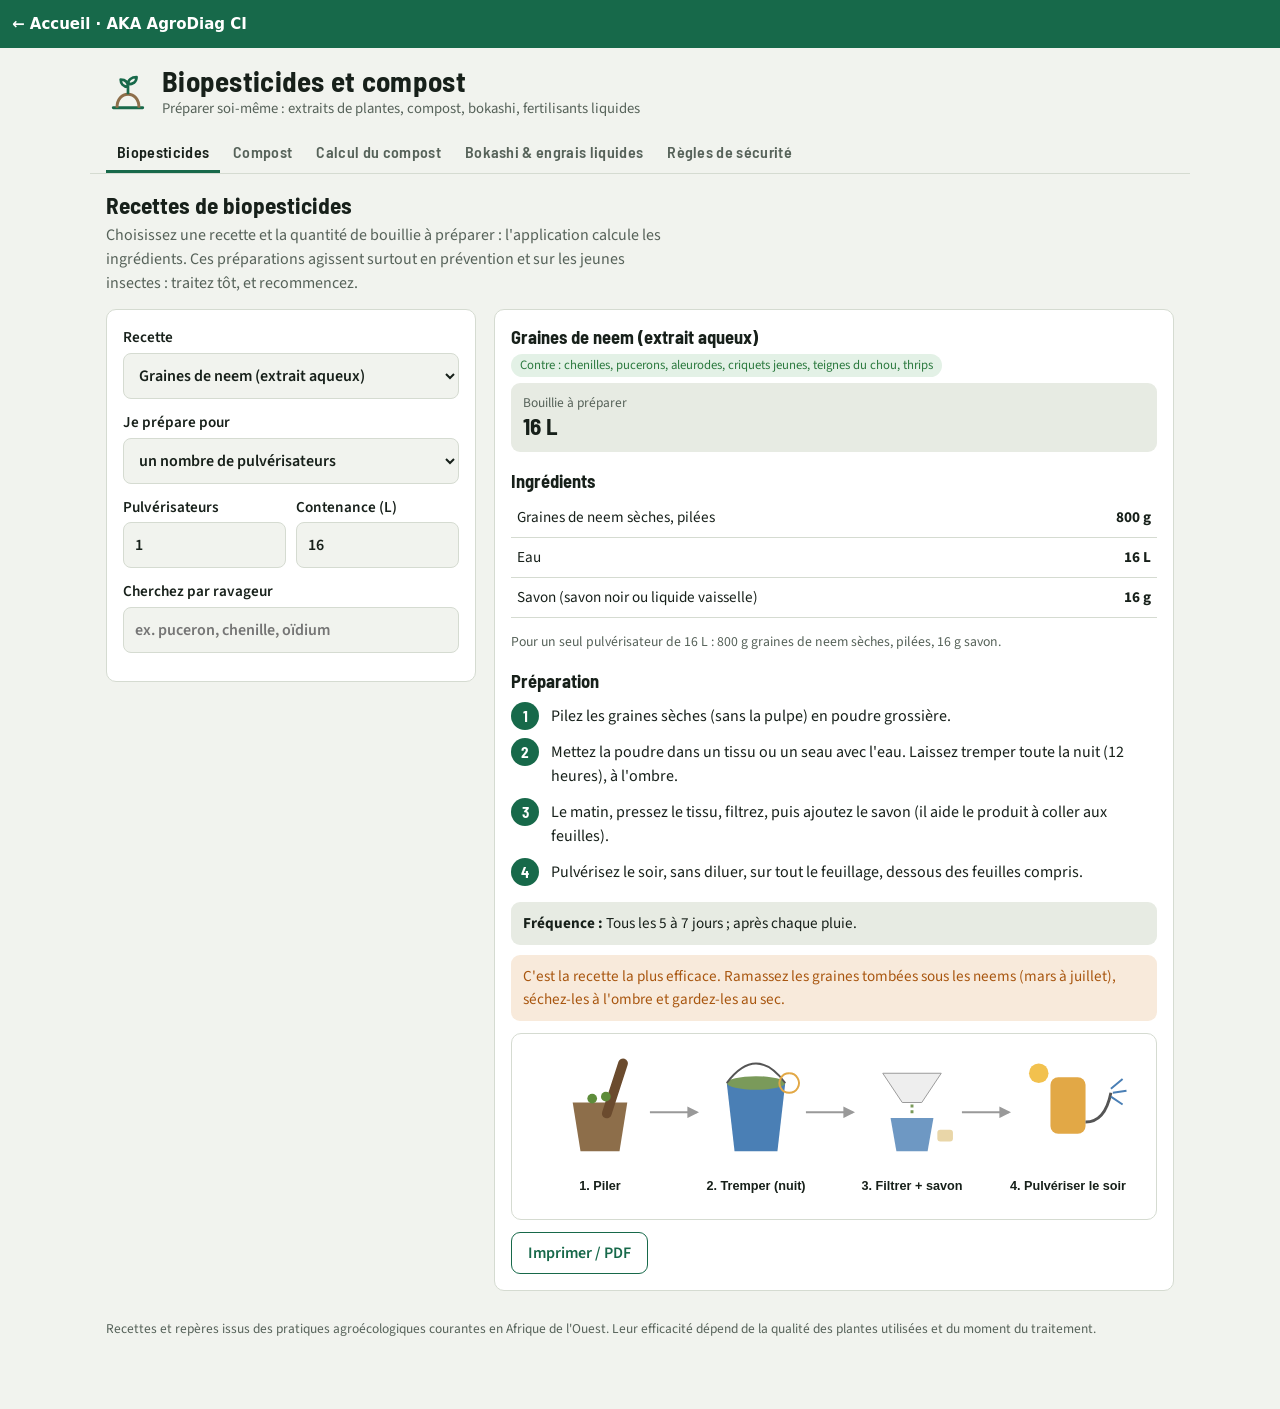
<file: app/src/main/assets/biointrants/index.html>
<!doctype html>
<html lang="fr">
<head>
<meta charset="utf-8">
<meta name="viewport" content="width=device-width,initial-scale=1,viewport-fit=cover">
<title>Biopesticides et compost · AKA AgroDiag CI</title>
<link rel="stylesheet" href="../assets/fonts.css">
<link rel="stylesheet" href="../assets/modules.css">
<style id="shell-back">
.shell-bar{position:relative;z-index:1000;background:#17694A;padding:6px 12px}
.shell-back{display:inline-flex;align-items:center;gap:6px;min-height:36px;font:600 15px system-ui,sans-serif;text-decoration:none;color:#fff}
@media print{.shell-bar{display:none}}
</style></head>
<body><div class="shell-bar"><a class="shell-back" href="../index.html" aria-label="Retour à l'accueil">&#8592; Accueil · AKA AgroDiag CI</a></div>
<div class="wrap">
<header class="app">
  <svg width="44" height="44" viewBox="0 0 36 36" aria-hidden="true"><path d="M6 30h24" stroke="#17694A" stroke-width="2.4" stroke-linecap="round"/><path d="M9 30c0-7 4-11 9-11s9 4 9 11" fill="none" stroke="#8D6E4A" stroke-width="2.4"/><path d="M18 19V9m0 4c-4 0-6-3-6-6 4 0 6 2 6 6zm0-2c0-4 3-6 7-6 0 4-3 6-7 6z" fill="none" stroke="#17694A" stroke-width="2.2" stroke-linejoin="round"/></svg>
  <div><h1>Biopesticides et compost</h1><p>Préparer soi-même : extraits de plantes, compost, bokashi, fertilisants liquides</p></div>
</header>

<nav class="tabs" aria-label="Rubriques"><div class="row" role="tablist">
  <button role="tab" data-tab="t-bio">Biopesticides</button>
  <button role="tab" data-tab="t-comp">Compost</button>
  <button role="tab" data-tab="t-calc">Calcul du compost</button>
  <button role="tab" data-tab="t-liq">Bokashi &amp; engrais liquides</button>
  <button role="tab" data-tab="t-reg">Règles de sécurité</button>
</div></nav>

<!-- ============ BIOPESTICIDES ============ -->
<section class="tab" id="t-bio">
  <h2>Recettes de biopesticides</h2>
  <p class="lead">Choisissez une recette et la quantité de bouillie à préparer : l'application calcule les ingrédients. Ces préparations agissent surtout en prévention et sur les jeunes insectes : traitez tôt, et recommencez.</p>
  <div class="grid">
    <div class="panel">
      <label class="f">Recette<select id="b-rec"></select></label>
      <label class="f">Je prépare pour<select id="b-mode"><option value="pulv">un nombre de pulvérisateurs</option><option value="surf">une surface</option></select></label>
      <div id="b-pulv"><div class="two">
        <label class="f">Pulvérisateurs<input type="number" id="b-np" value="1" min="1" step="1" inputmode="decimal"></label>
        <label class="f">Contenance (L)<input type="number" id="b-cap" value="16" min="1" step="1" inputmode="decimal"></label>
      </div></div>
      <div id="b-surf" hidden><div class="two">
        <label class="f">Surface (m²)<input type="number" id="b-m2" value="1000" min="1" step="50" inputmode="decimal"></label>
        <label class="f">Bouillie (L / ha)<small>Petits plants 200, grands 400–600</small><input type="number" id="b-lha" value="400" min="50" step="50" inputmode="decimal"></label>
      </div></div>
      <label class="f">Cherchez par ravageur<input type="text" id="b-q" placeholder="ex. puceron, chenille, oïdium" data-nomem></label>
      <div id="b-match" class="note"></div>
    </div>
    <div id="b-out"></div>
  </div>
</section>

<!-- ============ COMPOST ============ -->
<section class="tab" id="t-comp" hidden>
  <div id="c-doc">
  <h2>Faire un bon compost</h2>
  <p class="lead">Le compost nourrit le sol, garde l'eau et réduit les achats d'engrais. Il faut 2 parts de matières sèches (brunes) pour 1 part de matières fraîches (vertes), de l'eau et de l'air.</p>
  <div class="btns noprint"><button class="btn sec" type="button" id="c-print">Imprimer / enregistrer en PDF</button></div>
  <figure class="ill" id="fig-tas"></figure>
  <div class="cards">
    <div class="card"><h3>Matières brunes (sèches) · 2 parts</h3><ul class="clean"><li>Paille de riz, tiges de maïs, de sorgho, de mil</li><li>Feuilles mortes, herbes sèches</li><li>Coques d'arachide, de cacao, son, rafles</li><li>Sciure (en petite quantité)</li></ul></div>
    <div class="card"><h3>Matières vertes (fraîches) · 1 part</h3><ul class="clean"><li>Fumier de bovins, de porcs, de moutons, fientes de volailles</li><li>Herbes vertes, feuilles de légumineuses (gliricidia, leucaena, mucuna)</li><li>Épluchures, déchets de cuisine et de marché</li><li>Tourteaux, pulpe de café ou de cacao</li></ul></div>
    <div class="card"><h3>À ne pas mettre</h3><ul class="clean"><li>Plastiques, verre, métal, piles</li><li>Plantes malades ou herbes avec graines mûres (sauf compost bien chaud)</li><li>Viande, os, huile en grande quantité (attirent les animaux)</li><li>Excréments humains, de chiens ou de chats</li></ul></div>
  </div>

  <h3>Les étapes du compost en tas</h3>
  <ol class="steps">
    <li><b>Choisir l'endroit</b> : à l'ombre, près d'un point d'eau, sur un sol plat qui ne s'inonde pas.</li>
    <li><b>Monter le tas en couches</b> : 20 cm de brunes, 10 cm de vertes ou de fumier, une poignée de terre ou de vieux compost (il apporte les « microbes »), un peu de cendre. Arrosez chaque couche.</li>
    <li><b>Taille</b> : 1,5 m de large, 1 à 1,5 m de haut, la longueur que vous voulez. Plus petit, il ne chauffe pas ; plus grand, il manque d'air.</li>
    <li><b>Couvrir</b> avec des feuilles de bananier, des palmes ou une bâche : contre le soleil et la pluie.</li>
    <li><b>Surveiller la chaleur</b> : enfoncez un bâton au milieu. Après 2 à 3 jours, il doit être chaud à la main (55 à 65 °C).</li>
    <li><b>Retourner</b> le tas après 2 semaines, puis toutes les 2 à 3 semaines (3 à 4 fois). Arrosez si c'est sec.</li>
    <li><b>Récolter</b> après 2 à 3 mois : brun foncé, odeur de terre de forêt, on ne reconnaît plus les matières. Tamisez pour la pépinière.</li>
  </ol>

  <h3>Le test de la poignée (humidité)</h3>
  <figure class="ill" id="fig-main"></figure>

  <h3>Compost en fosse (zones sèches ou saison sèche)</h3>
  <figure class="ill" id="fig-fosse"></figure>
  <p>Creusez 3 fosses côte à côte (1 m de profondeur, 1,5 m × 2 m). Remplissez la première en couches, comme pour le tas. Tous les mois, faites passer le compost dans la fosse voisine : c'est le retournement. La fosse garde mieux l'humidité, mais il ne faut pas qu'elle se remplisse d'eau de pluie (petit talus autour et toit de palmes).</p>

  <h3>Problèmes et solutions</h3>
  <div class="tblw"><table><thead><tr><th>Ce que je vois</th><th>Cause</th><th>Solution</th></tr></thead><tbody>
    <tr><td>Odeur d'œuf pourri, tas collant</td><td>Trop d'eau, pas assez d'air</td><td>Retourner, ajouter des matières brunes sèches, couvrir contre la pluie</td></tr>
    <tr><td>Odeur d'ammoniac (pipi)</td><td>Trop de fumier ou de fientes</td><td>Ajouter des matières brunes (paille), retourner</td></tr>
    <tr><td>Le tas ne chauffe pas</td><td>Trop sec, trop petit ou manque de vertes</td><td>Arroser, ajouter fumier ou herbes vertes, agrandir le tas</td></tr>
    <tr><td>Fourmis, termites, moisissure blanche</td><td>Tas trop sec</td><td>Arroser en retournant</td></tr>
    <tr><td>Rats, chiens, porcs qui fouillent</td><td>Restes de nourriture visibles</td><td>Enfouir les déchets au milieu, couvrir, clôturer</td></tr>
    <tr><td>Grosses morceaux après 3 mois</td><td>Matières trop grosses</td><td>Hacher les tiges à 10–20 cm la prochaine fois ; tamiser et remettre les morceaux dans un nouveau tas</td></tr>
  </tbody></table></div>

  <h3>Doses de compost conseillées</h3>
  <div class="tblw"><table><thead><tr><th>Culture</th><th>Dose</th><th>Comment</th></tr></thead><tbody>
    <tr><td>Maraîchage (tomate, chou, piment…)</td><td class="n">2 à 3 kg/m² (20–30 t/ha)</td><td>Enfoui dans la planche avant le repiquage</td></tr>
    <tr><td>Maïs, riz, céréales</td><td class="n">5 à 10 t/ha</td><td>Épandu et enfoui au labour, ou en poquet (200–300 g)</td></tr>
    <tr><td>Manioc, igname</td><td class="n">5 à 10 t/ha</td><td>Dans la butte ou le trou de plantation</td></tr>
    <tr><td>Arbres (cacao, fruitiers, plants forestiers)</td><td class="n">3 à 10 kg/trou</td><td>Mélangé à la terre du trou de plantation</td></tr>
    <tr><td>Pépinière (sachets)</td><td class="n">1 part compost tamisé pour 2 à 3 parts de terre</td><td>Bien mélanger avant le remplissage</td></tr>
  </tbody></table></div>
  </div>
</section>

<!-- ============ CALCUL DU COMPOST ============ -->
<section class="tab" id="t-calc" hidden>
  <h2>Combien de compost faire, et avec quoi ?</h2>
  <p class="lead">Indiquez votre culture et votre surface : l'application calcule le compost nécessaire, le nombre de tas et les matières à rassembler.</p>
  <div class="grid">
    <div class="panel">
      <label class="f">Culture<select id="k-cul">
        <option value="25">Maraîchage (25 t/ha)</option>
        <option value="8">Maïs, riz, céréales (8 t/ha)</option>
        <option value="8">Manioc, igname (8 t/ha)</option>
        <option value="tree">Arbres : par trou de plantation</option>
        <option value="perso">Autre dose (je la choisis)</option></select></label>
      <div id="k-surfw"><div class="two">
        <label class="f">Surface<input type="number" id="k-s" value="1000" min="1" step="50" inputmode="decimal"></label>
        <label class="f">Unité<select id="k-u"><option value="m2">m²</option><option value="ha">ha</option></select></label>
      </div></div>
      <div id="k-treew" hidden><div class="two">
        <label class="f">Nombre de trous<input type="number" id="k-nt" value="400" min="1" step="10" inputmode="decimal"></label>
        <label class="f">kg par trou<input type="number" id="k-kt" value="5" min="1" step="1" inputmode="decimal"></label>
      </div></div>
      <div id="k-persow" hidden><label class="f">Dose (t/ha)<input type="number" id="k-dose" value="10" min="1" step="1" inputmode="decimal"></label></div>
      <label class="f">Matière verte principale<select id="k-vert">
        <option value="bov">Fumier de bovins / moutons</option>
        <option value="vol">Fientes de volailles</option>
        <option value="porc">Fumier de porcs</option>
        <option value="herbe">Herbes vertes et déchets de cuisine</option></select></label>
    </div>
    <div id="k-out"></div>
  </div>
</section>

<!-- ============ BOKASHI & LIQUIDES ============ -->
<section class="tab" id="t-liq" hidden>
  <div id="l-doc">
  <h2>Bokashi et engrais liquides</h2>
  <p class="lead">Des fertilisants organiques rapides, à faire avec ce qu'on trouve au village.</p>
  <div class="btns noprint"><button class="btn sec" type="button" id="l-print">Imprimer / enregistrer en PDF</button></div>
  <div class="cards">
    <div class="card"><h3>Bokashi (compost fermenté, prêt en 2 à 3 semaines)</h3>
      <p class="note">Pour environ 500 kg :</p>
      <ul class="clean"><li>4 sacs (≈ 100 kg) de terre fine</li><li>4 sacs (≈ 100 kg) de fumier sec ou fientes</li><li>4 sacs de son de riz ou de maïs</li><li>4 sacs de balle de riz ou de paille hachée</li><li>1 sac de charbon de bois écrasé</li><li>2 kg de levure de boulanger ou 5 L de vieux bokashi</li><li>2 L de mélasse ou 2 kg de sucre dans l'eau</li><li>Eau : jusqu'au test de la poignée</li></ul>
      <ol class="steps"><li>Mélangez toutes les matières sèches à l'abri.</li><li>Arrosez avec l'eau sucrée + levure en retournant, jusqu'à ce qu'une poignée serrée reste en boule sans couler.</li><li>Tas de 50 cm de haut maximum, couvert de sacs.</li><li>Retournez 2 fois par jour la 1re semaine (il chauffe vite), puis 1 fois par jour. Quand il ne chauffe plus (2–3 semaines), il est prêt.</li></ol>
      <p class="note">Dose : 100 à 200 g par pied de légume, 1 à 2 kg/m² en planche.</p></div>
    <div class="card"><h3>Jus de fumier (purin)</h3>
      <ul class="clean"><li>1 sac (25 kg) de fumier frais dans un sac en toile</li><li>1 fût de 200 L rempli d'eau</li></ul>
      <ol class="steps"><li>Faites tremper le sac comme un sachet de thé, fût couvert.</li><li>Remuez tous les 2 jours pendant 2 semaines.</li><li>Diluez : 1 litre de jus pour 5 litres d'eau.</li><li>Arrosez au pied (pas sur les feuilles), 1 fois par semaine, sur sol humide.</li></ol>
      <p class="note">Le jus de fientes de volailles est plus fort : 1 litre pour 10 litres d'eau.</p></div>
    <div class="card"><h3>Thé de compost</h3>
      <ol class="steps"><li>1 seau de compost mûr dans un fût de 100 L d'eau.</li><li>Remuez fort matin et soir pendant 2 à 3 jours.</li><li>Filtrez et utilisez sans diluer, en arrosage au pied ou en pulvérisation légère sur les feuilles le soir.</li></ol></div>
    <div class="card"><h3>Engrais foliaire de feuilles vertes</h3>
      <ol class="steps"><li>Remplissez un fût à moitié de feuilles de gliricidia, de leucaena, de moringa ou de tithonia hachées.</li><li>Complétez avec de l'eau, couvrez, remuez tous les 2 jours pendant 2 à 3 semaines.</li><li>Filtrez, diluez 1 L pour 10 L d'eau, pulvérisez le soir sur les feuilles toutes les 2 semaines.</li></ol></div>
  </div>
  </div>
</section>

<!-- ============ RÈGLES ============ -->
<section class="tab" id="t-reg" hidden>
  <h2>Règles de sécurité et d'efficacité</h2>
  <figure class="ill" id="fig-epi"></figure>
  <ol class="steps">
    <li><b>Essayez d'abord sur quelques plants</b> : attendez 2 jours. Si les feuilles brûlent, diluez davantage.</li>
    <li><b>Traitez le soir</b> (après 16 h) ou tôt le matin : le soleil détruit les extraits et brûle les feuilles mouillées.</li>
    <li><b>Mouillez bien le dessous des feuilles</b> : c'est là que vivent pucerons, aleurodes et acariens.</li>
    <li><b>Préparez le jour même</b> : un extrait se garde au plus 1 à 2 jours, au frais et à l'ombre.</li>
    <li><b>Recommencez</b> tous les 5 à 7 jours, et après une pluie.</li>
    <li><b>Filtrez</b> dans un tissu fin pour ne pas boucher la buse du pulvérisateur.</li>
    <li><b>Protégez-vous</b> : le piment et l'ail brûlent les yeux et la peau. Gants, lunettes, cache-nez, lavez-vous après.</li>
    <li><b>Lavez les légumes</b> avant de les manger ; attendez au moins 3 jours entre le traitement et la récolte.</li>
    <li><b>Alternez</b> les recettes et gardez les auxiliaires (coccinelles, araignées, guêpes) : ce sont vos alliés.</li>
    <li><b>N'utilisez pas le tabac</b> : la nicotine est un poison dangereux pour l'homme et les animaux.</li>
  </ol>
  <div class="msg warn">Si l'attaque est très forte ou si la culture est en danger, demandez conseil à votre agronome : un produit homologué peut être nécessaire.</div>
</section>

<p class="foot">Recettes et repères issus des pratiques agroécologiques courantes en Afrique de l'Ouest. Leur efficacité dépend de la qualité des plantes utilisées et du moment du traitement.</p>
</div>

<script src="../assets/modules.js"></script>
<script>
(function(){
var $=MOD.$, fmt=MOD.fmt, num=MOD.num, esc=MOD.esc;

/* Recettes : ingrédients pour 10 L de bouillie prête à pulvériser
   u: g, ml, l, kg, cs (cuillère à soupe) ; q = quantité pour 10 L */
var REC = {
  neemg: {n:'Graines de neem (extrait aqueux)', cible:'chenilles, pucerons, aleurodes, criquets jeunes, teignes du chou, thrips', ing:[['Graines de neem sèches, pilées',500,'g'],['Eau',10,'l'],['Savon (savon noir ou liquide vaisselle)',10,'g']],
    etapes:['Pilez les graines sèches (sans la pulpe) en poudre grossière.','Mettez la poudre dans un tissu ou un seau avec l\'eau. Laissez tremper toute la nuit (12 heures), à l\'ombre.','Le matin, pressez le tissu, filtrez, puis ajoutez le savon (il aide le produit à coller aux feuilles).','Pulvérisez le soir, sans diluer, sur tout le feuillage, dessous des feuilles compris.'],
    freq:'Tous les 5 à 7 jours ; après chaque pluie.', note:'C\'est la recette la plus efficace. Ramassez les graines tombées sous les neems (mars à juillet), séchez-les à l\'ombre et gardez-les au sec.'},
  neemf: {n:'Feuilles de neem', cible:'chenilles, pucerons, aleurodes, criquets, termites (arrosage au pied)', ing:[['Feuilles fraîches de neem',1,'kg'],['Eau',10,'l'],['Savon',10,'g']],
    etapes:['Pilez les feuilles fraîches.','Faites tremper dans l\'eau 1 à 2 nuits, couvert, à l\'ombre.','Filtrez dans un tissu et ajoutez le savon.','Pulvérisez sans diluer le soir.'],
    freq:'Tous les 5 à 7 jours.', note:'Moins fort que les graines : utilisez-le en prévention.'},
  pim:   {n:'Piment + ail', cible:'pucerons, chenilles, thrips, acariens, punaises', ing:[['Piment fort frais',100,'g'],['Ail (gousses)',100,'g'],['Oignon (facultatif)',100,'g'],['Eau',10,'l'],['Savon',10,'g']],
    etapes:['Pilez le piment, l\'ail et l\'oignon (gants et lunettes !).','Faites tremper dans 1 litre d\'eau pendant 24 heures, couvert.','Filtrez, puis complétez avec le reste de l\'eau et ajoutez le savon.','Pulvérisez le soir.'],
    freq:'Tous les 5 à 7 jours.', note:'Brûle les yeux et la peau : protégez-vous et tenez les enfants à l\'écart.'},
  pap:   {n:'Feuilles de papayer', cible:'pucerons, chenilles, et certaines maladies des feuilles (taches, rouille)', ing:[['Feuilles de papayer fraîches',1,'kg'],['Eau',10,'l'],['Savon',10,'g']],
    etapes:['Hachez et pilez les feuilles.','Faites tremper dans l\'eau une nuit.','Filtrez, ajoutez le savon.','Pulvérisez le soir.'],
    freq:'Tous les 7 jours.', note:'Peut être mélangé à l\'extrait de neem le jour du traitement.'},
  savon: {n:'Eau savonneuse', cible:'pucerons, cochenilles, aleurodes, acariens', ing:[['Savon noir (ou savon de Marseille râpé)',200,'g'],['Eau tiède',10,'l']],
    etapes:['Faites fondre le savon dans l\'eau tiède.','Laissez refroidir.','Pulvérisez directement sur les insectes (il faut les toucher).'],
    freq:'Tous les 3 à 5 jours tant qu\'il y a des insectes.', note:'Ne pas utiliser de lessive en poudre ni d\'eau de Javel : elles brûlent les plantes.'},
  lait:  {n:'Lait dilué', cible:'oïdium (poudre blanche sur les feuilles) des cucurbitacées, tomate, gombo', ing:[['Lait (frais ou en poudre reconstitué)',1,'l'],['Eau',9,'l']],
    etapes:['Mélangez 1 volume de lait pour 9 volumes d\'eau.','Pulvérisez le matin au soleil sur les feuilles atteintes et voisines.'],
    freq:'1 fois par semaine, dès les premières taches.', note:'Agit en prévention et au début de la maladie.'},
  bica:  {n:'Bicarbonate de soude', cible:'oïdium, taches et moisissures des feuilles', ing:[['Bicarbonate de soude',50,'g'],['Savon',10,'g'],['Eau',10,'l']],
    etapes:['Dissolvez le bicarbonate et le savon dans l\'eau.','Pulvérisez le soir sur tout le feuillage.'],
    freq:'Tous les 7 à 10 jours.', note:'Ne dépassez pas la dose : trop de bicarbonate brûle les feuilles.'},
  cendre:{n:'Cendre de bois (poudrage)', cible:'pucerons, chenilles du chou, altises, et insectes des greniers', ing:[['Cendre de bois tamisée, bien froide',500,'g'],['Chaux éteinte (facultatif)',100,'g']],
    etapes:['Tamisez la cendre (bois uniquement, pas de plastique brûlé).','Le matin, quand les feuilles ont encore la rosée, saupoudrez légèrement les plants avec une boîte percée.','Dans les greniers : mélangez 1 kg de cendre pour 10 kg de grains (niébé, maïs) avant le stockage.'],
    freq:'Après chaque pluie.', note:'Quantité indiquée pour environ 100 m² de planches (le calcul suit la surface ou le nombre de pulvérisateurs).'},
  piege: {n:'Pièges (plaques jaunes et bouteilles)', cible:'aleurodes, mouches blanches, mouches des fruits (mangue, agrumes, cucurbitacées)', ing:[['Plaques ou bidons jaunes enduits d\'huile ou de graisse',1,'pièce'],['Bouteille plastique percée de 4 trous',1,'pièce'],['Appât : eau + 1 cuillère de levure ou de jus de fruit fermenté',250,'ml']],
    etapes:['Plaques jaunes : peignez en jaune vif, enduisez d\'huile de vidange propre ou de graisse, posez à hauteur des plants.','Bouteilles : percez 4 trous de 1 cm sur le côté, versez l\'appât, accrochez dans l\'arbre à 1,5 m.','Videz et changez l\'appât chaque semaine ; ramassez et enterrez les fruits tombés.'],
    freq:'Toute la saison. Environ 20 plaques et 20 à 40 bouteilles par hectare.', note:'Les pièges montrent aussi quand les ravageurs arrivent : traitez à ce moment-là.'}
};
(function(){ $('#b-rec').innerHTML=Object.keys(REC).map(function(k){ return '<option value="'+k+'">'+esc(REC[k].n)+'</option>'; }).join(''); })();

function qte(q,u){
  if(u==='g') return MOD.g(q);
  if(u==='kg') return MOD.g(q*1000);
  if(u==='l') return q>=1 ? fmt(q, q<10?1:0)+' L' : fmt(q*1000,0)+' ml';
  if(u==='ml') return q>=1000 ? fmt(q/1000,1)+' L' : fmt(q,0)+' ml';
  if(u==='pièce') return '';
  return fmt(q,1)+' '+u;
}
function bio(){
  var k=$('#b-rec').value, r=REC[k], mode=$('#b-mode').value;
  $('#b-pulv').hidden = mode!=='pulv'; $('#b-surf').hidden = mode!=='surf';
  var L = mode==='pulv' ? num('b-np')*num('b-cap') : num('b-m2')/10000*num('b-lha');
  if(k==='cendre') L = mode==='pulv' ? num('b-np')*num('b-cap') : num('b-m2')/100*10; // 10 « unités » par 100 m²
  var f = L/10;
  var h='<div class="panel" id="b-doc"><h3 style="margin-top:0">'+esc(r.n)+'</h3>';
  h+='<div class="chips"><span class="chip g">Contre : '+esc(r.cible)+'</span></div>';
  if(k==='piege'){
    h+='<h3>Matériel</h3><ul class="clean">'+r.ing.map(function(i){ return '<li>'+esc(i[0])+(i[2]==='ml'?' : '+qte(i[1],'ml')+' par bouteille':'')+'</li>'; }).join('')+'</ul>';
  } else {
    h+='<div class="kpis"><div class="kpi"><span>'+(k==='cendre'?'Pour':'Bouillie à préparer')+'</span><b>'+(k==='cendre'?(mode==='surf'?fmt(num('b-m2'))+' m²':fmt(L,0)+' L'):fmt(L, L<10?1:0)+' L')+'</b></div>'+
       (mode==='surf' && k!=='cendre' ? '<div class="kpi"><span>Pulvérisateurs de '+fmt(num('b-cap'))+' L</span><b>'+fmt(L/Math.max(num('b-cap'),1),1)+'</b></div>':'')+'</div>';
    h+='<h3>Ingrédients</h3><div class="tblw"><table><tbody>'+r.ing.map(function(i){ return '<tr><td>'+esc(i[0])+'</td><td class="n"><b>'+qte(i[1]*f,i[2])+'</b></td></tr>'; }).join('')+'</tbody></table></div>';
    if(k!=='cendre') h+='<p class="note">Pour un seul pulvérisateur de '+fmt(num('b-cap')||16)+' L : '+r.ing.filter(function(i){return i[0]!=='Eau' && i[0]!=='Eau tiède';}).map(function(i){ return qte(i[1]*(num('b-cap')||16)/10,i[2])+' '+esc(i[0].toLowerCase().split(' (')[0]); }).join(', ')+'.</p>';
  }
  h+='<h3>Préparation</h3><ol class="steps">'+r.etapes.map(function(e){ return '<li>'+esc(e)+'</li>'; }).join('')+'</ol>';
  h+='<div class="msg info"><b>Fréquence :</b> '+esc(r.freq)+'</div>';
  if(r.note) h+='<div class="msg warn">'+esc(r.note)+'</div>';
  h+='<figure class="ill">'+figRecette(k)+'</figure>';
  h+='<div class="btns"><button class="btn sec" type="button" id="b-print">Imprimer / PDF</button></div></div>';
  $('#b-out').innerHTML=h;
  $('#b-print').onclick=function(){ MOD.print($('#b-doc'),'Biopesticide '+r.n); };
}
function chercher(){
  var q=($('#b-q').value||'').toLowerCase().trim();
  if(!q){ $('#b-match').innerHTML=''; return; }
  var m=Object.keys(REC).filter(function(k){ return (REC[k].cible+' '+REC[k].n).toLowerCase().indexOf(q.replace(/s$/,''))>=0; });
  $('#b-match').innerHTML = m.length ? 'Recettes utiles : '+m.map(function(k){ return '<a href="#" data-k="'+k+'">'+esc(REC[k].n)+'</a>'; }).join(' · ') : 'Aucune recette trouvée pour « '+esc(q)+' ». Essayez : puceron, chenille, aleurode, oïdium, mouche.';
  MOD.$$('#b-match a').forEach(function(a){ a.onclick=function(e){ e.preventDefault(); $('#b-rec').value=a.dataset.k; $('#b-rec').dispatchEvent(new Event('change')); bio(); }; });
}

/* ---------- Calcul du compost ---------- */
var VERT = { bov:{n:'fumier de bovins ou de moutons', ratio:1}, vol:{n:'fientes de volailles', ratio:0.5}, porc:{n:'fumier de porcs', ratio:0.8}, herbe:{n:'herbes vertes et déchets de cuisine', ratio:1.2} };
function compost(){
  var c=$('#k-cul').value; $('#k-treew').hidden = c!=='tree'; $('#k-surfw').hidden = c==='tree'; $('#k-persow').hidden = c!=='perso';
  var t;  // tonnes de compost mûr
  var lbl;
  if(c==='tree'){ t=num('k-nt')*num('k-kt')/1000; lbl=fmt(num('k-nt'))+' trous × '+fmt(num('k-kt'))+' kg'; }
  else { var s=num('k-s'), ha= $('#k-u').value==='ha'? s : s/10000; var d = c==='perso'? num('k-dose') : +c; t=ha*d; lbl=(ha<1?fmt(ha*10000)+' m²':fmt(ha,2)+' ha')+' à '+fmt(d)+' t/ha'; }
  // compost mûr ≈ 0,6 t/m3 ; matières fraîches de départ ≈ 2,2 fois le volume final ; tas 1,5 × 1,2 × 4 m = 7,2 m3 de départ
  var m3fin=t/0.6, m3dep=m3fin*2.2, tasL=4, tas=Math.max(1,Math.ceil(m3dep/7.2-0.05));
  var v=VERT[$('#k-vert').value], partV=v.ratio, brun=m3dep*2/(2+partV), vert=m3dep*partV/(2+partV);
  var brouette=0.08; // m3 par brouette
  var h='<div class="panel" id="k-doc"><h3 style="margin-top:0">Compost pour '+esc(lbl)+'</h3>';
  h+='<div class="kpis"><div class="kpi"><span>Compost mûr nécessaire</span><b>'+MOD.kg(t*1000)+'</b></div><div class="kpi"><span>Soit environ</span><b>'+fmt(t*1000/40,0)+' sacs</b><span>de 40 kg</span></div><div class="kpi"><span>Tas à monter</span><b>'+tas+'</b><span>de 1,5 × 1,2 × 4 m</span></div></div>';
  h+='<h3>Matières à rassembler (au départ)</h3><div class="tblw"><table><thead><tr><th>Matière</th><th class="n">Volume</th><th class="n">Brouettes</th></tr></thead><tbody>'+
    '<tr><td>Matières brunes sèches (paille, tiges, feuilles mortes)</td><td class="n">'+fmt(brun,1)+' m³</td><td class="n">'+fmt(brun/brouette,0)+'</td></tr>'+
    '<tr><td>Matières vertes : '+esc(v.n)+'</td><td class="n">'+fmt(vert,1)+' m³</td><td class="n">'+fmt(vert/brouette,0)+'</td></tr>'+
    '<tr><td>Terre ou vieux compost (une poignée par couche)</td><td class="n">'+fmt(m3dep*0.03,1)+' m³</td><td class="n">'+fmt(m3dep*0.03/brouette,0)+'</td></tr>'+
    '<tr><td>Eau (pendant la montée du tas)</td><td class="n">'+fmt(m3dep*100,0)+' L</td><td class="n">≈ '+fmt(m3dep*100/20,0)+' seaux de 20 L</td></tr>'+
    '<tr class="tot"><td>Total à entasser</td><td class="n">'+fmt(m3dep,1)+' m³</td><td class="n">'+fmt(m3dep/brouette,0)+'</td></tr></tbody></table></div>';
  if($('#k-vert').value==='vol') h+='<div class="msg warn">Les fientes sont très riches : 1 part de fientes pour 4 parts de brunes. Elles chauffent vite ; surveillez l\'humidité.</div>';
  h+='<div class="msg info">Le tas perd plus de la moitié de son volume en 2 à 3 mois. Commencez <b>3 mois avant</b> la date de semis ou de plantation.</div>';
  h+='<p class="note">Repères : 1 m³ de compost mûr pèse environ 600 kg ; 1 brouette ≈ 80 litres.</p>';
  h+='<div class="btns"><button class="btn sec" type="button" onclick="MOD.print(document.getElementById(\'k-doc\'),\'Calcul du compost\')">Imprimer / PDF</button></div></div>';
  $('#k-out').innerHTML=h;
}

/* ---------- Images ---------- */
var INK='#17201A';
function svg(w,h,b){ return '<svg viewBox="0 0 '+w+' '+h+'" xmlns="http://www.w3.org/2000/svg" font-family="Arial, sans-serif" role="img">'+b+'</svg>'; }
function t(x,y,s,o){ o=o||{}; return '<text x="'+x+'" y="'+y+'" font-size="'+(o.fs||13)+'" fill="'+(o.c||INK)+'" text-anchor="'+(o.a||'middle')+'" font-weight="'+(o.b?'700':'400')+'">'+s+'</text>'; }
function figTas(){
  var s='<rect width="640" height="300" fill="#fff"/><rect x="0" y="250" width="640" height="50" fill="#C9A57A"/>';
  var cols=['#D9B26B','#5E8C3A','#6B4B2E','#D9B26B','#5E8C3A','#6B4B2E','#D9B26B','#5E8C3A'];
  var lab=['Brunes 20 cm','Vertes / fumier 10 cm','Terre + cendre','Brunes','Vertes','Terre','Brunes','Vertes'];
  for(var i=0;i<8;i++){ var y=250-(i+1)*22, inset=i*10; s+='<path d="M'+(60+inset)+' '+(y+22)+' L'+(70+inset)+' '+y+' L'+(390-inset)+' '+y+' L'+(400-inset)+' '+(y+22)+'z" fill="'+cols[i]+'"/>'; if(i<3) s+='<line x1="'+(395-inset)+'" y1="'+(y+11)+'" x2="440" y2="'+(y+11)+'" stroke="#777"/>'+t(446,y+15,lab[i],{a:'start',fs:12}); }
  s+='<path d="M120 74 q110 -40 220 0 l20 12 h-260z" fill="#3F7D2C"/>'+t(230,58,'Couverture : palmes ou feuilles de bananier',{fs:12,c:'#fff'});
  s+='<rect x="225" y="20" width="6" height="200" fill="#8D6E4A" transform="rotate(8 228 120)"/>'+t(560,110,'Bâton : chaud',{fs:12,b:1})+t(560,126,'au toucher = ça marche',{fs:12});
  s+='<path d="M470 150 q30 -30 60 0" fill="none" stroke="#B3261E" stroke-width="2"/>';
  s+='<line x1="60" y1="270" x2="400" y2="270" stroke="'+INK+'"/>'+t(230,288,'1,5 m de large · 1 à 1,5 m de haut',{fs:12,b:1});
  s+='<path d="M250 60 q8 -12 0 -24 q-8 12 0 24" fill="#E8833A" opacity="0"/>';
  for(var k=0;k<3;k++) s+='<path d="M'+(170+k*60)+' 92 q6 -10 0 -20 q-6 -10 0 -20" fill="none" stroke="#B3261E" stroke-width="2" opacity=".6"/>';
  return svg(640,300,s)+'<figcaption>Compost en tas : alterner les couches, arroser chaque couche, couvrir. La chaleur (flèches rouges) montre que le compost travaille.</figcaption>';
}
function hand(x,y,state){
  var s='<path d="M'+(x-30)+' '+(y+40)+' q-6 -40 10 -56 q20 -14 40 0 q16 16 10 56z" fill="#C58C5C"/>';
  if(state==='sec') s+='<circle cx="'+x+'" cy="'+(y+60)+'" r="3" fill="#6B4B2E"/><circle cx="'+(x+12)+'" cy="'+(y+72)+'" r="3" fill="#6B4B2E"/><circle cx="'+(x-10)+'" cy="'+(y+80)+'" r="3" fill="#6B4B2E"/>';
  if(state==='bon') s+='<ellipse cx="'+x+'" cy="'+(y+8)+'" rx="22" ry="14" fill="#6B4B2E"/>';
  if(state==='mouille') s+='<ellipse cx="'+x+'" cy="'+(y+8)+'" rx="22" ry="14" fill="#4E3A26"/><path d="M'+(x-6)+' '+(y+44)+' q-4 10 0 16 q4 -6 0 -16M'+(x+10)+' '+(y+48)+' q-4 10 0 16 q4 -6 0 -16" fill="#4a7fb5"/>';
  return s;
}
function figMain(){
  var s='<rect width="640" height="230" fill="#fff"/>';
  [['sec','Trop sec','la poignée s\'effrite : arroser','#A8560F'],['bon','Bon','reste en boule, 1 ou 2 gouttes','#2C7A3F'],['mouille','Trop mouillé','l\'eau coule : ajouter du sec','#B3261E']].forEach(function(e,i){
    var x=110+i*210; s+=hand(x,70,e[0])+t(x,190,e[1],{b:1,fs:15,c:e[3]})+t(x,210,e[2],{fs:12}); });
  return svg(640,230,s)+'<figcaption>Serrez une poignée de compost dans la main : elle doit être humide comme une éponge pressée.</figcaption>';
}
function figFosse(){
  var s='<rect width="640" height="240" fill="#fff"/><rect x="0" y="70" width="640" height="170" fill="#C9A57A"/>';
  var f=[['Fosse 1','remplissage','#5E8C3A'],['Fosse 2','1 mois','#7a6040'],['Fosse 3','2–3 mois : prêt','#4E3A26']];
  f.forEach(function(e,i){ var x=40+i*200; s+='<rect x="'+x+'" y="70" width="170" height="120" fill="#fff" stroke="'+INK+'" stroke-width="2"/><rect x="'+(x+4)+'" y="'+(i===0?90:110)+'" width="162" height="'+(i===0?96:76)+'" fill="'+e[2]+'"/>'+t(x+85,40,e[0],{b:1})+t(x+85,58,e[1],{fs:12}); if(i<2) s+='<path d="M'+(x+150)+' 130 q35 -40 70 0" fill="none" stroke="#fff" stroke-width="3" marker-end="url(#a3)"/>'; });
  s+=t(320,216,'1 m de profondeur · 1,5 × 2 m · un petit talus autour pour arrêter l\'eau de pluie',{fs:12});
  s='<defs><marker id="a3" viewBox="0 0 10 10" refX="8" refY="5" markerWidth="6" markerHeight="6" orient="auto"><path d="M0 0L10 5L0 10z" fill="#fff"/></marker></defs>'+s;
  return svg(640,240,s)+'<figcaption>Compost en 3 fosses : chaque mois, le compost passe dans la fosse suivante (c\'est le retournement).</figcaption>';
}
function figRecette(k){
  var s='<rect width="640" height="170" fill="#fff"/>';
  var steps = k==='lait'||k==='bica'||k==='savon' ? [['mesurer','Doser'],['seau','Mélanger'],['pulv','Pulvériser']] : k==='cendre' ? [['tamis','Tamiser'],['boite','Saupoudrer le matin'],['plante','Feuilles couvertes']] : k==='piege' ? [['jaune','Plaque jaune'],['bout','Bouteille-piège'],['plante','Relever chaque semaine']] : [['pilon','Piler'],['seau','Tremper (nuit)'],['tissu','Filtrer + savon'],['pulv','Pulvériser le soir']];
  var w=640/steps.length;
  steps.forEach(function(st,i){ var x=w*i+w/2; s+=pict(st[0],x,70)+t(x,150,(i+1)+'. '+st[1],{b:1,fs:13}); if(i<steps.length-1) s+='<path d="M'+(x+w*0.32)+' 70 h'+(w*0.3)+'" stroke="#999" stroke-width="2" marker-end="url(#a4)"/>'; });
  s='<defs><marker id="a4" viewBox="0 0 10 10" refX="8" refY="5" markerWidth="6" markerHeight="6" orient="auto"><path d="M0 0L10 5L0 10z" fill="#999"/></marker></defs>'+s;
  return svg(640,170,s);
}
function pict(kind,x,y){
  switch(kind){
    case 'pilon': return '<path d="M'+(x-28)+' '+(y-10)+' h56 l-8 50 h-40z" fill="#8D6E4A"/><rect x="'+(x+2)+'" y="'+(y-60)+'" width="10" height="64" rx="5" fill="#6B4B2E" transform="rotate(18 '+x+' '+y+')"/><circle cx="'+(x-8)+'" cy="'+(y-14)+'" r="5" fill="#5E8C3A"/><circle cx="'+(x+6)+'" cy="'+(y-16)+'" r="5" fill="#5E8C3A"/>';
    case 'seau': return '<path d="M'+(x-30)+' '+(y-30)+' h60 l-8 70 h-44z" fill="#4a7fb5"/><ellipse cx="'+x+'" cy="'+(y-30)+'" rx="30" ry="7" fill="#7a9a5a"/><path d="M'+(x-30)+' '+(y-30)+' q30 -40 60 0" fill="none" stroke="#555" stroke-width="2"/><path d="M'+(x+34)+' '+(y-40)+' a10 10 0 1 0 0.1 0" fill="none" stroke="#E2A846" stroke-width="2"/>';
    case 'tissu': return '<path d="M'+(x-30)+' '+(y-40)+' h60 l-20 30 h-20z" fill="#eee" stroke="#999"/><path d="M'+x+' '+(y-8)+' v10" stroke="#7a9a5a" stroke-width="3" stroke-dasharray="3 3"/><path d="M'+(x-22)+' '+(y+6)+' h44 l-6 34 h-32z" fill="#4a7fb5" opacity=".8"/><rect x="'+(x+26)+'" y="'+(y+18)+'" width="16" height="12" rx="3" fill="#E9D6A8"/>';
    case 'pulv': return '<rect x="'+(x-18)+'" y="'+(y-36)+'" width="36" height="58" rx="8" fill="#E2A846"/><path d="M'+(x+18)+' '+(y+10)+' q20 0 26 -30" fill="none" stroke="#555" stroke-width="3"/><path d="M'+(x+44)+' '+(y-24)+' l12 -10 M'+(x+46)+' '+(y-20)+' l14 -2 M'+(x+44)+' '+(y-16)+' l12 8" stroke="#4a7fb5" stroke-width="2"/><circle cx="'+(x-30)+'" cy="'+(y-40)+'" r="10" fill="#F2C14E"/><path d="M'+(x-36)+' '+(y-40)+' a10 10 0 0 0 12 8" fill="#fff" opacity=".0"/>';
    case 'mesurer': return '<path d="M'+(x-16)+' '+(y-34)+' h32 l-4 66 h-24z" fill="#fff" stroke="#555"/><path d="M'+(x-14)+' '+(y-4)+' h28 l-2 34 h-24z" fill="#f4f1e8"/><path d="M'+(x+10)+' '+(y-24)+' h6M'+(x+10)+' '+(y-12)+' h6M'+(x+10)+' '+y+' h6" stroke="#555"/>';
    case 'tamis': return '<ellipse cx="'+x+'" cy="'+(y-20)+'" rx="36" ry="10" fill="none" stroke="#8D6E4A" stroke-width="4"/><path d="M'+(x-30)+' '+(y-16)+' h60" stroke="#999" stroke-dasharray="2 2"/><path d="M'+(x-26)+' '+(y+30)+' q26 -30 52 0z" fill="#9e9e9e"/>';
    case 'boite': return '<rect x="'+(x-14)+'" y="'+(y-46)+'" width="28" height="36" rx="4" fill="#bbb" transform="rotate(30 '+x+' '+(y-28)+')"/><circle cx="'+(x+4)+'" cy="'+(y-4)+'" r="2" fill="#777"/><circle cx="'+(x+12)+'" cy="'+(y+6)+'" r="2" fill="#777"/><circle cx="'+(x-2)+'" cy="'+(y+10)+'" r="2" fill="#777"/>'+pict('plante',x,y+40).replace(/scale/,'');
    case 'plante': return '<path d="M'+x+' '+(y+38)+' v-50" stroke="#3E8A5A" stroke-width="3"/><path d="M'+x+' '+(y+4)+' c-24 -4 -30 -20 -30 -30 16 0 30 12 30 30zM'+x+' '+(y-8)+' c24 -4 30 -20 30 -30 -16 0 -30 12 -30 30z" fill="#7CB342"/>';
    case 'jaune': return '<rect x="'+(x-26)+'" y="'+(y-40)+'" width="52" height="60" fill="#F5D90A" stroke="#999"/><rect x="'+(x-2)+'" y="'+(y+20)+'" width="4" height="22" fill="#8D6E4A"/><circle cx="'+(x-10)+'" cy="'+(y-20)+'" r="2.5" fill="#fff" stroke="#555"/><circle cx="'+(x+8)+'" cy="'+(y-6)+'" r="2.5" fill="#fff" stroke="#555"/><circle cx="'+(x+2)+'" cy="'+(y-28)+'" r="2.5" fill="#fff" stroke="#555"/>';
    case 'bout': return '<path d="M'+(x-4)+' '+(y-56)+' v14 M'+(x-14)+' '+(y-40)+' h20 v-6 h-20z" stroke="#555" fill="#ddd"/><rect x="'+(x-16)+'" y="'+(y-40)+'" width="32" height="76" rx="10" fill="#cfe8f5" stroke="#777"/><rect x="'+(x-15)+'" y="'+(y+10)+'" width="30" height="25" rx="8" fill="#E2A846" opacity=".7"/><circle cx="'+(x-16)+'" cy="'+(y-10)+'" r="4" fill="#fff" stroke="#555"/><circle cx="'+(x+16)+'" cy="'+(y-10)+'" r="4" fill="#fff" stroke="#555"/>';
  }
  return '';
}
function figEpi(){
  var s='<rect width="640" height="200" fill="#fff"/>';
  // personne
  s+='<circle cx="120" cy="50" r="22" fill="#C58C5C"/><rect x="104" y="44" width="32" height="10" rx="4" fill="#4a7fb5" opacity=".7"/><rect x="108" y="56" width="24" height="12" rx="4" fill="#fff" stroke="#999"/>';
  s+='<rect x="96" y="76" width="48" height="70" rx="10" fill="#17694A"/><rect x="84" y="80" width="12" height="54" rx="6" fill="#17694A"/><rect x="144" y="80" width="12" height="54" rx="6" fill="#17694A"/><circle cx="90" cy="140" r="8" fill="#F2C14E"/><circle cx="150" cy="140" r="8" fill="#F2C14E"/>';
  s+='<rect x="100" y="146" width="16" height="40" fill="#333"/><rect x="124" y="146" width="16" height="40" fill="#333"/>';
  var L=[['Lunettes',210,50],['Cache-nez',210,72],['Gants',210,140],['Bottes',210,180]];
  L.forEach(function(l){ s+=t(l[1],l[2],l[0],{a:'start',fs:13,b:1}); });
  s+='<line x1="140" y1="49" x2="205" y2="46" stroke="#999"/><line x1="134" y1="62" x2="205" y2="68" stroke="#999"/><line x1="158" y1="140" x2="205" y2="136" stroke="#999"/><line x1="142" y1="180" x2="205" y2="176" stroke="#999"/>';
  // soleil couchant
  s+='<circle cx="480" cy="120" r="34" fill="#E8833A"/><rect x="380" y="120" width="220" height="60" fill="#fff"/><line x1="380" y1="120" x2="600" y2="120" stroke="#8D6E4A" stroke-width="3"/>'+t(490,150,'Traiter le soir, après 16 h',{b:1})+t(490,170,'sans vent, sans pluie annoncée',{fs:12});
  return svg(640,200,s)+'<figcaption>Se protéger et traiter au bon moment.</figcaption>';
}
$('#fig-tas').innerHTML=figTas(); $('#fig-main').innerHTML=figMain(); $('#fig-fosse').innerHTML=figFosse(); $('#fig-epi').innerHTML=figEpi();
$('#c-print').onclick=function(){ MOD.print($('#c-doc'),'Faire un bon compost'); };
$('#l-print').onclick=function(){ MOD.print($('#l-doc'),'Bokashi et engrais liquides'); };

MOD.remember('agrodiag.bio');
MOD.$$('#t-bio input,#t-bio select').forEach(function(e){ if(e.id!=='b-q') e.addEventListener('input', bio); });
$('#b-q').addEventListener('input', chercher);
MOD.$$('#t-calc input,#t-calc select').forEach(function(e){ e.addEventListener('input', compost); });
bio(); compost(); MOD.tabs();
})();
</script>
</body>
</html>
</file>
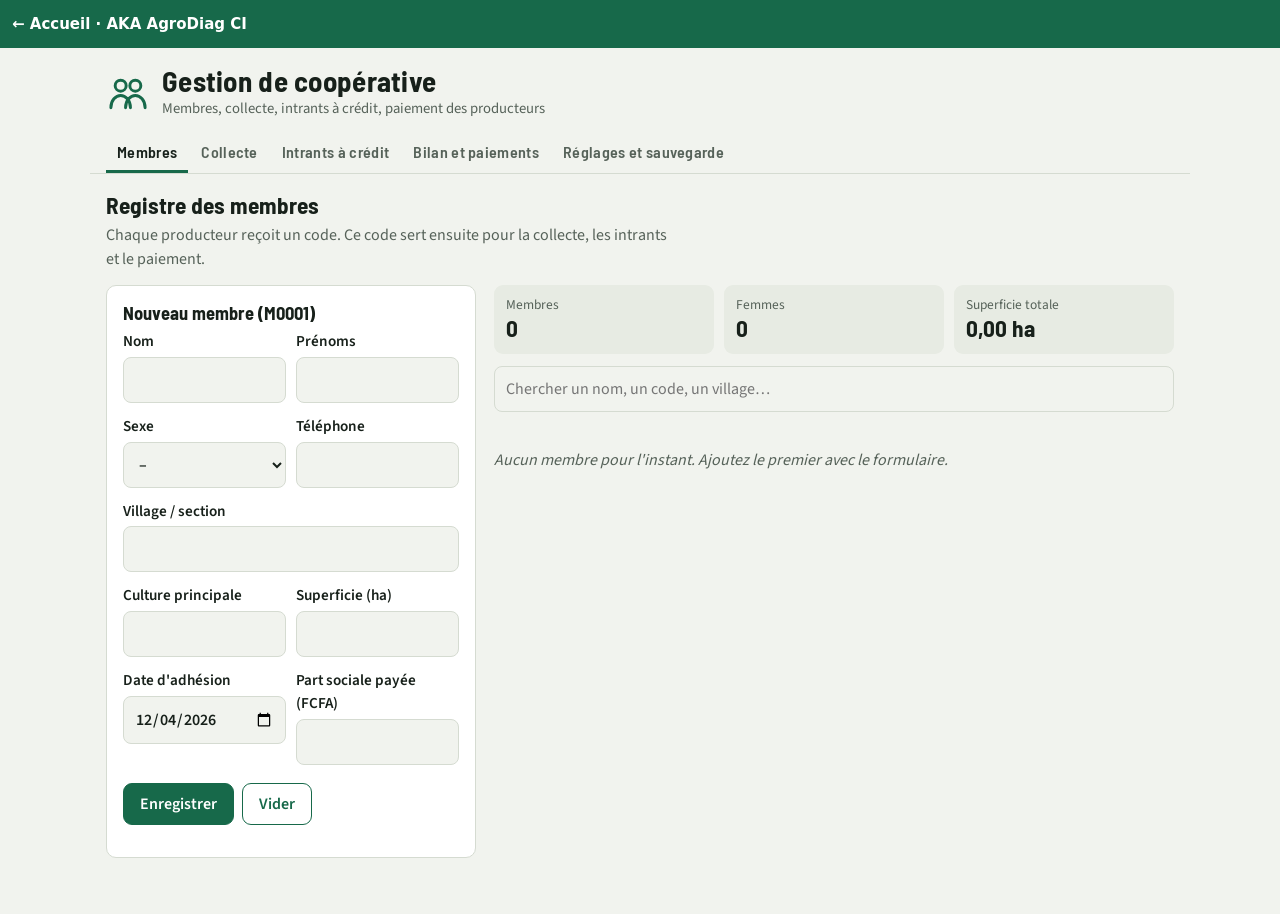
<file: app/src/main/assets/cooperative/index.html>
<!doctype html>
<html lang="fr">
<head>
<meta charset="utf-8">
<meta name="viewport" content="width=device-width,initial-scale=1,viewport-fit=cover">
<title>Gestion de coopérative · AKA AgroDiag CI</title>
<link rel="stylesheet" href="../assets/fonts.css">
<link rel="stylesheet" href="../assets/modules.css">
<style id="shell-back">
.shell-bar{position:relative;z-index:1000;background:#17694A;padding:6px 12px}
.shell-back{display:inline-flex;align-items:center;gap:6px;min-height:36px;font:600 15px system-ui,sans-serif;text-decoration:none;color:#fff}
@media print{.shell-bar{display:none}}
</style>
<style>
input[type=date],input[type=tel]{display:block;width:100%;margin-top:4px;font:inherit;font-size:1rem;padding:10px 11px;border:1px solid var(--line);border-radius:8px;background:var(--bg);color:var(--ink)}
.rowact{display:flex;gap:4px;justify-content:flex-end}
.mini{min-height:32px;padding:4px 10px;font-size:.88rem}
.danger{border-color:var(--crit);color:var(--crit);background:transparent}
.neg{color:var(--crit);font-weight:700}
.search{margin-bottom:10px}
.recu{border:1px dashed var(--line);border-radius:9px;padding:12px;margin-top:10px}
.empty{color:var(--muted);font-style:italic;padding:10px 0}
</style>
</head>
<body><div class="shell-bar"><a class="shell-back" href="../index.html" aria-label="Retour à l'accueil">&#8592; Accueil · AKA AgroDiag CI</a></div>
<div class="wrap">
<header class="app">
  <svg width="44" height="44" viewBox="0 0 36 36" aria-hidden="true"><circle cx="12" cy="12" r="4.5" fill="none" stroke="#17694A" stroke-width="2.4"/><circle cx="24" cy="12" r="4.5" fill="none" stroke="#17694A" stroke-width="2.4"/><path d="M4 30c0-6 4-10 8-10s8 4 8 10M16 30c0-6 4-10 8-10s8 4 8 10" fill="none" stroke="#17694A" stroke-width="2.4" stroke-linecap="round"/></svg>
  <div><h1>Gestion de coopérative</h1><p id="hd-sub">Membres, collecte, intrants à crédit, paiement des producteurs</p></div>
</header>

<nav class="tabs" aria-label="Rubriques"><div class="row" role="tablist">
  <button role="tab" data-tab="t-mem">Membres</button>
  <button role="tab" data-tab="t-liv">Collecte</button>
  <button role="tab" data-tab="t-int">Intrants à crédit</button>
  <button role="tab" data-tab="t-bil">Bilan et paiements</button>
  <button role="tab" data-tab="t-sav">Réglages et sauvegarde</button>
</div></nav>

<!-- ============ MEMBRES ============ -->
<section class="tab" id="t-mem">
  <h2>Registre des membres</h2>
  <p class="lead">Chaque producteur reçoit un code. Ce code sert ensuite pour la collecte, les intrants et le paiement.</p>
  <div class="grid">
    <form class="panel" id="f-mem" autocomplete="off">
      <h3 style="margin-top:0" id="f-mem-t">Nouveau membre</h3>
      <input type="hidden" id="m-id" data-nomem>
      <div class="two">
        <label class="f">Nom<input type="text" id="m-nom" required data-nomem></label>
        <label class="f">Prénoms<input type="text" id="m-pre" data-nomem></label>
      </div>
      <div class="two">
        <label class="f">Sexe<select id="m-sexe" data-nomem><option value="">–</option><option>Homme</option><option>Femme</option></select></label>
        <label class="f">Téléphone<input type="tel" id="m-tel" inputmode="tel" data-nomem></label>
      </div>
      <label class="f">Village / section<input type="text" id="m-vil" data-nomem></label>
      <div class="two">
        <label class="f">Culture principale<input type="text" id="m-cul" list="l-prod" data-nomem></label>
        <label class="f">Superficie (ha)<input type="number" id="m-sup" min="0" step="0.01" inputmode="decimal" data-nomem></label>
      </div>
      <div class="two">
        <label class="f">Date d'adhésion<input type="date" id="m-adh" data-nomem></label>
        <label class="f">Part sociale payée (FCFA)<input type="number" id="m-part" min="0" step="500" inputmode="decimal" data-nomem></label>
      </div>
      <div class="btns"><button class="btn" type="submit">Enregistrer</button><button class="btn sec" type="button" id="m-annul">Vider</button></div>
      <p id="m-msg" class="small" role="status"></p>
    </form>
    <div>
      <div class="kpis" id="mem-kpi"></div>
      <input type="text" class="search" id="m-cherche" placeholder="Chercher un nom, un code, un village…" data-nomem>
      <div class="tblw" id="mem-liste"></div>
    </div>
  </div>
</section>

<!-- ============ COLLECTE ============ -->
<section class="tab" id="t-liv" hidden>
  <h2>Collecte : livraisons des producteurs</h2>
  <p class="lead">Notez chaque pesée. L'application calcule le montant et prépare un reçu à imprimer ou à montrer au producteur.</p>
  <div class="grid">
    <form class="panel" id="f-liv" autocomplete="off">
      <label class="f">Date<input type="date" id="l-date" required data-nomem></label>
      <label class="f">Producteur<select id="l-mem" required data-nomem></select></label>
      <div class="two">
        <label class="f">Produit<input type="text" id="l-prod" list="l-prod" required data-nomem></label>
        <label class="f">Qualité<select id="l-grade" data-nomem><option>Bonne</option><option>Moyenne</option><option>Refusée</option></select></label>
      </div>
      <div class="two">
        <label class="f">Poids net (kg)<input type="number" id="l-kg" min="0" step="0.1" required inputmode="decimal" data-nomem></label>
        <label class="f">Prix payé (FCFA/kg)<input type="number" id="l-prix" min="0" step="5" required inputmode="decimal" data-nomem></label>
      </div>
      <div class="msg info" id="l-calc">Montant : –</div>
      <div class="btns"><button class="btn" type="submit">Enregistrer la livraison</button></div>
      <p id="l-msg" role="status"></p>
      <div id="l-recu"></div>
    </form>
    <div>
      <div class="kpis" id="liv-kpi"></div>
      <div class="tblw" id="liv-liste"></div>
    </div>
  </div>
</section>

<!-- ============ INTRANTS ============ -->
<section class="tab" id="t-int" hidden>
  <h2>Intrants remis à crédit</h2>
  <p class="lead">Engrais, produits, plants ou outils avancés aux membres. Ce qui n'est pas encore remboursé est retenu automatiquement au moment du paiement.</p>
  <div class="grid">
    <form class="panel" id="f-int" autocomplete="off">
      <label class="f">Date<input type="date" id="i-date" required data-nomem></label>
      <label class="f">Producteur<select id="i-mem" required data-nomem></select></label>
      <label class="f">Intrant<input type="text" id="i-nom" list="l-intr" required data-nomem></label>
      <div class="two">
        <label class="f">Quantité<input type="number" id="i-qte" min="0" step="0.5" inputmode="decimal" data-nomem></label>
        <label class="f">Unité<input type="text" id="i-unite" value="sac" data-nomem></label>
      </div>
      <label class="f">Valeur à rembourser (FCFA)<input type="number" id="i-val" min="0" step="500" required inputmode="decimal" data-nomem></label>
      <div class="btns"><button class="btn" type="submit">Enregistrer</button></div>
      <p id="i-msg" role="status"></p>
    </form>
    <div>
      <div class="kpis" id="int-kpi"></div>
      <div class="tblw" id="int-liste"></div>
    </div>
  </div>
</section>

<!-- ============ BILAN ============ -->
<section class="tab" id="t-bil" hidden>
  <h2>Bilan et paiement des producteurs</h2>
  <p class="lead">Pour chaque membre : ce qu'il a livré, la retenue de la coopérative, le crédit intrants à déduire et le net à payer.</p>
  <div class="panel" style="margin-bottom:14px">
    <div class="two">
      <label class="f">Du<input type="date" id="b-du" data-nomem></label>
      <label class="f">Au<input type="date" id="b-au" data-nomem></label>
    </div>
    <div class="btns">
      <button class="btn sec" type="button" id="b-print">Imprimer / PDF</button>
      <button class="btn sec" type="button" id="b-csv">Excel (.csv)</button>
      <button class="btn sec" type="button" id="b-solder">Marquer les crédits comme remboursés</button>
    </div>
    <p id="b-msg" role="status"></p>
  </div>
  <div id="b-doc"></div>
</section>

<!-- ============ RÉGLAGES ============ -->
<section class="tab" id="t-sav" hidden>
  <h2>Réglages et sauvegarde</h2>
  <div class="grid">
    <div class="panel">
      <h3 style="margin-top:0">La coopérative</h3>
      <label class="f">Nom de la coopérative ou du groupement<input type="text" id="p-nom" data-nomem></label>
      <label class="f">Campagne<small>Ex. : 2026-2027</small><input type="text" id="p-camp" data-nomem></label>
      <label class="f">Retenue de la coopérative (% du montant livré)<small>Frais de fonctionnement, ristourne, épargne… Mettez 0 si aucune.</small>
        <input type="number" id="p-ret" min="0" max="50" step="0.5" inputmode="decimal" data-nomem></label>
      <div class="btns"><button class="btn" type="button" id="p-save">Enregistrer</button></div>
      <p id="p-msg" role="status"></p>
    </div>
    <div class="panel">
      <h3 style="margin-top:0">Exports et sauvegarde</h3>
      <p>Les données restent dans ce téléphone. Faites une sauvegarde chaque semaine et gardez-la sur WhatsApp ou par e-mail.</p>
      <div class="btns">
        <button class="btn sec" type="button" data-exp="membres">Excel : membres</button>
        <button class="btn sec" type="button" data-exp="livraisons">Excel : livraisons</button>
        <button class="btn sec" type="button" data-exp="intrants">Excel : intrants</button>
      </div>
      <div class="btns" style="margin-top:12px">
        <button class="btn" type="button" id="s-back">Sauvegarder tout (fichier)</button>
        <label class="btn sec" style="cursor:pointer">Restaurer une sauvegarde<input type="file" id="s-rest" accept=".json,application/json" hidden></label>
      </div>
      <p id="s-msg" role="status"></p>
    </div>
  </div>
</section>

<datalist id="l-prod"><option>Cacao</option><option>Café</option><option>Anacarde</option><option>Hévéa</option><option>Palmier à huile</option><option>Riz paddy</option><option>Maïs</option><option>Manioc</option><option>Igname</option><option>Banane plantain</option><option>Tomate</option><option>Piment</option><option>Gombo</option><option>Aubergine</option></datalist>
<datalist id="l-intr"><option>NPK 15-15-15</option><option>Urée 46 %</option><option>Engrais cacao 0-23-19</option><option>Herbicide</option><option>Insecticide</option><option>Fongicide</option><option>Semences de riz</option><option>Plants d'arbres</option><option>Sacs de jute</option><option>Machette</option><option>Pulvérisateur</option></datalist>
</div>

<script src="../assets/modules.js"></script>
<script>
(function(){
'use strict';
const $=MOD.$, esc=MOD.esc, fmt=MOD.fmt;
const KEY='agrodiag.coop';
const VIDE=()=>({membres:[],livraisons:[],intrants:[],param:{nom:'',camp:'',ret:0}});
let D=charger();

function charger(){
  try{ const d=JSON.parse(localStorage.getItem(KEY)||'null'); if(d&&d.membres) { const v=VIDE(); return {...v,...d,param:{...v.param,...(d.param||{})}}; } }catch(e){}
  return VIDE();
}
function sauver(){ try{ localStorage.setItem(KEY, JSON.stringify(D)); return true; }catch(e){ alert("Mémoire du téléphone pleine : faites une sauvegarde puis libérez de la place."); return false; } }
const uid=()=>Date.now().toString(36)+Math.random().toString(36).slice(2,7);
const today=()=>new Date().toISOString().slice(0,10);
const n=v=>{ const x=parseFloat(String(v==null?'':v).replace(',','.')); return isFinite(x)?x:0; };
const F=v=>fmt(v,0)+' F';
const dfr=s=>s?s.split('-').reverse().join('/'):'';
const mem=id=>D.membres.find(m=>m.id===id);
const nomM=m=>m?(m.code+' · '+m.nom+' '+(m.prenoms||'')).trim():'(membre supprimé)';
function say(id,txt,ok){ const e=$('#'+id); e.textContent=txt; e.style.color=ok===false?'var(--crit)':'var(--ok)'; }

function prochainCode(){
  let max=0; D.membres.forEach(m=>{ const k=parseInt(String(m.code).replace(/\D/g,''),10); if(k>max) max=k; });
  return 'M'+String(max+1).padStart(4,'0');
}

/* ---------- Membres ---------- */
function videMembre(){ ['m-id','m-nom','m-pre','m-tel','m-vil','m-cul','m-sup','m-part'].forEach(i=>$('#'+i).value=''); $('#m-sexe').value=''; $('#m-adh').value=today(); $('#f-mem-t').textContent='Nouveau membre ('+prochainCode()+')'; }
$('#f-mem').addEventListener('submit',e=>{
  e.preventDefault();
  const id=$('#m-id').value, nom=$('#m-nom').value.trim();
  if(!nom){ say('m-msg','Le nom est obligatoire.',false); return; }
  const champs={nom:nom.toUpperCase(),prenoms:$('#m-pre').value.trim(),sexe:$('#m-sexe').value,tel:$('#m-tel').value.trim(),village:$('#m-vil').value.trim(),
    culture:$('#m-cul').value.trim(),sup:n($('#m-sup').value),adhesion:$('#m-adh').value,part:n($('#m-part').value)};
  let m;
  if(id){ m=mem(id); Object.assign(m,champs); }
  else { m={id:uid(),code:prochainCode(),...champs}; D.membres.push(m); }
  if(sauver()){ say('m-msg','Enregistré : '+nomM(m)); videMembre(); toutAfficher(); }
});
$('#m-annul').addEventListener('click',()=>{ videMembre(); $('#m-msg').textContent=''; });
$('#m-cherche').addEventListener('input',afficherMembres);

function afficherMembres(){
  const q=$('#m-cherche').value.trim().toLowerCase();
  const L=D.membres.filter(m=>!q||[m.code,m.nom,m.prenoms,m.village,m.tel,m.culture].join(' ').toLowerCase().includes(q));
  const femmes=D.membres.filter(m=>m.sexe==='Femme').length, sup=D.membres.reduce((s,m)=>s+n(m.sup),0);
  $('#mem-kpi').innerHTML=`<div class="kpi"><span>Membres</span><b>${D.membres.length}</b></div><div class="kpi"><span>Femmes</span><b>${femmes}</b></div><div class="kpi"><span>Superficie totale</span><b>${fmt(sup,2)} ha</b></div>`;
  if(!L.length){ $('#mem-liste').innerHTML='<p class="empty">'+(D.membres.length?'Aucun membre ne correspond.':'Aucun membre pour l\'instant. Ajoutez le premier avec le formulaire.')+'</p>'; return; }
  $('#mem-liste').innerHTML='<table><thead><tr><th>Code</th><th>Nom et prénoms</th><th>Village</th><th class="n">ha</th><th></th></tr></thead><tbody>'+
    L.map(m=>`<tr><td>${esc(m.code)}</td><td>${esc(m.nom+' '+(m.prenoms||''))}<br><small>${esc(m.tel||'')} ${esc(m.culture||'')}</small></td><td>${esc(m.village||'')}</td><td class="n">${m.sup?fmt(m.sup,2):''}</td>
    <td><div class="rowact"><button class="btn sec mini" data-edit="${m.id}">Modifier</button><button class="btn mini danger" data-del="${m.id}" aria-label="Supprimer">✕</button></div></td></tr>`).join('')+'</tbody></table>';
}
$('#mem-liste').addEventListener('click',e=>{
  const b=e.target.closest('button'); if(!b) return;
  if(b.dataset.edit){ const m=mem(b.dataset.edit);
    $('#m-id').value=m.id; $('#m-nom').value=m.nom; $('#m-pre').value=m.prenoms||''; $('#m-sexe').value=m.sexe||''; $('#m-tel').value=m.tel||'';
    $('#m-vil').value=m.village||''; $('#m-cul').value=m.culture||''; $('#m-sup').value=m.sup||''; $('#m-adh').value=m.adhesion||''; $('#m-part').value=m.part||'';
    $('#f-mem-t').textContent='Modifier '+m.code; window.scrollTo(0,0); }
  if(b.dataset.del){ const m=mem(b.dataset.del);
    const nb=D.livraisons.filter(l=>l.mid===m.id).length+D.intrants.filter(i=>i.mid===m.id).length;
    if(!confirm('Supprimer '+nomM(m)+' ?'+(nb?'\n'+nb+' livraison(s) ou intrant(s) seront aussi supprimés.':''))) return;
    D.membres=D.membres.filter(x=>x.id!==m.id); D.livraisons=D.livraisons.filter(l=>l.mid!==m.id); D.intrants=D.intrants.filter(i=>i.mid!==m.id);
    sauver(); toutAfficher(); }
});

function remplirSelects(){
  const opts='<option value="">– Choisir –</option>'+D.membres.slice().sort((a,b)=>a.nom.localeCompare(b.nom)).map(m=>`<option value="${m.id}">${esc(nomM(m))}</option>`).join('');
  ['l-mem','i-mem'].forEach(id=>{ const s=$('#'+id), v=s.value; s.innerHTML=opts; s.value=v; });
}

/* ---------- Collecte ---------- */
function calcLiv(){ const kg=n($('#l-kg').value), p=n($('#l-prix').value), ref=$('#l-grade').value==='Refusée';
  $('#l-calc').innerHTML= ref?'<b>Lot refusé :</b> aucun montant.':'Montant : <b>'+F(kg*p)+'</b>'+(kg?' ('+fmt(kg,1)+' kg × '+fmt(p,0)+' F)':''); }
['l-kg','l-prix','l-grade'].forEach(i=>$('#'+i).addEventListener('input',calcLiv));
$('#l-mem').addEventListener('change',()=>{ const m=mem($('#l-mem').value); if(m&&m.culture&&!$('#l-prod').value) $('#l-prod').value=m.culture; });
$('#f-liv').addEventListener('submit',e=>{
  e.preventDefault();
  if(!$('#l-mem').value){ say('l-msg','Choisissez le producteur.',false); return; }
  const l={id:uid(),date:$('#l-date').value||today(),mid:$('#l-mem').value,produit:$('#l-prod').value.trim(),grade:$('#l-grade').value,kg:n($('#l-kg').value),prix:n($('#l-prix').value)};
  if(!l.kg){ say('l-msg','Indiquez le poids.',false); return; }
  D.livraisons.push(l);
  try{ localStorage.setItem('agrodiag.coop.dernierPrix.'+l.produit, l.prix); }catch(e){}
  if(sauver()){ say('l-msg','Livraison enregistrée.'); recu(l); $('#l-kg').value=''; calcLiv(); toutAfficher(); }
});
$('#l-prod').addEventListener('change',()=>{ let p=null; try{ p=localStorage.getItem('agrodiag.coop.dernierPrix.'+$('#l-prod').value.trim()); }catch(e){} if(p&&!$('#l-prix').value){ $('#l-prix').value=p; calcLiv(); } });
const montant=l=>l.grade==='Refusée'?0:l.kg*l.prix;

function recu(l){
  const m=mem(l.mid), P=D.param;
  const box=document.createElement('div'); box.className='recu';
  box.innerHTML=`<h3 style="margin-top:0">Reçu de livraison</h3><p><b>${esc(P.nom||'Coopérative')}</b>${P.camp?' · Campagne '+esc(P.camp):''}</p>
   <table><tr><td>Date</td><td>${dfr(l.date)}</td></tr><tr><td>Producteur</td><td>${esc(nomM(m))}</td></tr><tr><td>Produit</td><td>${esc(l.produit)} (${esc(l.grade)})</td></tr>
   <tr><td>Poids net</td><td class="n">${fmt(l.kg,1)} kg</td></tr><tr><td>Prix</td><td class="n">${fmt(l.prix,0)} F/kg</td></tr><tr class="tot"><td>Montant</td><td class="n">${F(montant(l))}</td></tr></table>
   <p style="margin-top:18px">Signature producteur : ____________ &nbsp; Signature peseur : ____________</p>`;
  const w=$('#l-recu'); w.innerHTML=''; w.appendChild(box);
  const b=document.createElement('div'); b.className='btns'; b.innerHTML='<button class="btn sec" type="button">Imprimer le reçu</button>';
  b.querySelector('button').onclick=()=>MOD.print(box,'Reçu '+(m?m.code:'')+' '+l.date); w.appendChild(b);
}
function afficherLivraisons(){
  const L=D.livraisons.slice().sort((a,b)=>b.date.localeCompare(a.date));
  const kg=L.filter(l=>l.grade!=='Refusée').reduce((s,l)=>s+l.kg,0), mt=L.reduce((s,l)=>s+montant(l),0);
  const jour=L.filter(l=>l.date===today()).reduce((s,l)=>s+(l.grade==='Refusée'?0:l.kg),0);
  $('#liv-kpi').innerHTML=`<div class="kpi"><span>Livraisons</span><b>${L.length}</b></div><div class="kpi"><span>Tonnage accepté</span><b>${MOD.kg(kg)}</b></div><div class="kpi"><span>Aujourd'hui</span><b>${MOD.kg(jour)}</b></div><div class="kpi"><span>Valeur totale</span><b>${F(mt)}</b></div>`;
  if(!L.length){ $('#liv-liste').innerHTML='<p class="empty">Aucune livraison enregistrée.</p>'; return; }
  $('#liv-liste').innerHTML='<table><thead><tr><th>Date</th><th>Producteur</th><th>Produit</th><th class="n">kg</th><th class="n">Montant</th><th></th></tr></thead><tbody>'+
    L.slice(0,200).map(l=>`<tr><td>${dfr(l.date)}</td><td>${esc(nomM(mem(l.mid)))}</td><td>${esc(l.produit)}${l.grade!=='Bonne'?' <span class="chip '+(l.grade==='Refusée'?'r':'o')+'">'+esc(l.grade)+'</span>':''}</td><td class="n">${fmt(l.kg,1)}</td><td class="n">${fmt(montant(l),0)}</td>
    <td><div class="rowact"><button class="btn sec mini" data-recu="${l.id}">Reçu</button><button class="btn mini danger" data-del="${l.id}" aria-label="Supprimer">✕</button></div></td></tr>`).join('')+'</tbody></table>'+(L.length>200?'<p class="empty">Les 200 dernières livraisons sont affichées. Toutes sont dans l\'export Excel.</p>':'');
}
$('#liv-liste').addEventListener('click',e=>{ const b=e.target.closest('button'); if(!b) return;
  if(b.dataset.recu){ recu(D.livraisons.find(l=>l.id===b.dataset.recu)); $('#l-recu').scrollIntoView({behavior:'smooth'}); }
  if(b.dataset.del&&confirm('Supprimer cette livraison ?')){ D.livraisons=D.livraisons.filter(l=>l.id!==b.dataset.del); sauver(); toutAfficher(); } });

/* ---------- Intrants ---------- */
$('#f-int').addEventListener('submit',e=>{
  e.preventDefault();
  if(!$('#i-mem').value){ say('i-msg','Choisissez le producteur.',false); return; }
  const i={id:uid(),date:$('#i-date').value||today(),mid:$('#i-mem').value,intrant:$('#i-nom').value.trim(),qte:n($('#i-qte').value),unite:$('#i-unite').value.trim(),valeur:n($('#i-val').value),rembourse:false};
  if(!i.valeur){ say('i-msg','Indiquez la valeur à rembourser.',false); return; }
  D.intrants.push(i);
  if(sauver()){ say('i-msg','Intrant enregistré pour '+nomM(mem(i.mid))+'.'); ['i-nom','i-qte','i-val'].forEach(x=>$('#'+x).value=''); toutAfficher(); }
});
function afficherIntrants(){
  const L=D.intrants.slice().sort((a,b)=>b.date.localeCompare(a.date));
  const tot=L.reduce((s,i)=>s+i.valeur,0), du=L.filter(i=>!i.rembourse).reduce((s,i)=>s+i.valeur,0);
  $('#int-kpi').innerHTML=`<div class="kpi"><span>Total avancé</span><b>${F(tot)}</b></div><div class="kpi"><span>Reste à rembourser</span><b>${F(du)}</b></div>`;
  if(!L.length){ $('#int-liste').innerHTML='<p class="empty">Aucun intrant remis à crédit.</p>'; return; }
  $('#int-liste').innerHTML='<table><thead><tr><th>Date</th><th>Producteur</th><th>Intrant</th><th class="n">Valeur</th><th>État</th><th></th></tr></thead><tbody>'+
    L.map(i=>`<tr><td>${dfr(i.date)}</td><td>${esc(nomM(mem(i.mid)))}</td><td>${esc(i.intrant)}${i.qte?' · '+fmt(i.qte,1)+' '+esc(i.unite):''}</td><td class="n">${fmt(i.valeur,0)}</td>
    <td><button class="btn mini ${i.rembourse?'':'sec'}" data-tog="${i.id}">${i.rembourse?'Remboursé':'À rembourser'}</button></td><td><button class="btn mini danger" data-del="${i.id}" aria-label="Supprimer">✕</button></td></tr>`).join('')+'</tbody></table>';
}
$('#int-liste').addEventListener('click',e=>{ const b=e.target.closest('button'); if(!b) return;
  if(b.dataset.tog){ const i=D.intrants.find(x=>x.id===b.dataset.tog); i.rembourse=!i.rembourse; sauver(); toutAfficher(); }
  if(b.dataset.del&&confirm('Supprimer cet intrant ?')){ D.intrants=D.intrants.filter(i=>i.id!==b.dataset.del); sauver(); toutAfficher(); } });

/* ---------- Bilan ---------- */
function dansPeriode(d){ const du=$('#b-du').value, au=$('#b-au').value; return (!du||d>=du)&&(!au||d<=au); }
function bilan(){
  const ret=n(D.param.ret)/100;
  return D.membres.map(m=>{
    const L=D.livraisons.filter(l=>l.mid===m.id&&dansPeriode(l.date));
    const kg=L.filter(l=>l.grade!=='Refusée').reduce((s,l)=>s+l.kg,0), brut=L.reduce((s,l)=>s+montant(l),0);
    const credit=D.intrants.filter(i=>i.mid===m.id&&!i.rembourse).reduce((s,i)=>s+i.valeur,0);
    const retenue=Math.round(brut*ret), net=brut-retenue-credit;
    return {m,kg,brut,retenue,credit,net};
  }).filter(r=>r.kg||r.brut||r.credit).sort((a,b)=>a.m.nom.localeCompare(b.m.nom));
}
function afficherBilan(){
  const B=bilan(), P=D.param, T=B.reduce((t,r)=>{ ['kg','brut','retenue','credit'].forEach(k=>t[k]+=r[k]); t.net+=Math.max(r.net,0); t.reste+=Math.max(-r.net,0); return t; },{kg:0,brut:0,retenue:0,credit:0,net:0,reste:0});
  const per=($('#b-du').value||$('#b-au').value)?' · du '+(dfr($('#b-du').value)||'début')+' au '+(dfr($('#b-au').value)||'ce jour'):'';
  let h=`<h3 style="margin-top:0">${esc(P.nom||'Coopérative')}${P.camp?' · Campagne '+esc(P.camp):''}${per}</h3>
  <div class="kpis"><div class="kpi"><span>Tonnage payé</span><b>${MOD.kg(T.kg)}</b></div><div class="kpi"><span>Montant brut</span><b>${F(T.brut)}</b></div>
  <div class="kpi"><span>Retenue coop (${fmt(n(P.ret),1)} %)</span><b>${F(T.retenue)}</b></div><div class="kpi"><span>Crédit déduit</span><b>${F(T.credit)}</b></div>
  <div class="kpi"><span>Net à payer</span><b>${F(T.net)}</b></div></div>`;
  if(T.reste) h+=`<div class="msg warn"><b>${F(T.reste)}</b> de crédit intrants ne sont pas couverts par les livraisons : ces membres restent débiteurs.</div>`;
  if(!B.length){ $('#b-doc').innerHTML=h+'<p class="empty">Rien à payer sur cette période.</p>'; return; }
  h+='<div class="tblw"><table><thead><tr><th>Producteur</th><th class="n">kg</th><th class="n">Brut</th><th class="n">Retenue</th><th class="n">Crédit</th><th class="n">Net à payer</th><th>Signature</th></tr></thead><tbody>'+
   B.map(r=>`<tr><td>${esc(nomM(r.m))}</td><td class="n">${fmt(r.kg,1)}</td><td class="n">${fmt(r.brut,0)}</td><td class="n">${fmt(r.retenue,0)}</td><td class="n">${fmt(r.credit,0)}</td><td class="n${r.net<0?' neg':''}">${r.net<0?'doit '+fmt(-r.net,0):fmt(r.net,0)}</td><td></td></tr>`).join('')+
   `<tr class="tot"><td>Total</td><td class="n">${fmt(T.kg,1)}</td><td class="n">${fmt(T.brut,0)}</td><td class="n">${fmt(T.retenue,0)}</td><td class="n">${fmt(T.credit,0)}</td><td class="n">${fmt(T.net,0)}</td><td></td></tr></tbody></table></div>`;
  $('#b-doc').innerHTML=h;
}
['b-du','b-au'].forEach(i=>$('#'+i).addEventListener('change',afficherBilan));
$('#b-print').addEventListener('click',()=>MOD.print($('#b-doc'),'Bilan paiement '+(D.param.nom||'cooperative')));
$('#b-csv').addEventListener('click',()=>{ const B=bilan();
  exporter('bilan_paiement',[['Code','Nom','Prénoms','Village','kg payés','Montant brut','Retenue','Crédit intrants','Net à payer']].concat(B.map(r=>[r.m.code,r.m.nom,r.m.prenoms,r.m.village,r.kg,r.brut,r.retenue,r.credit,r.net])),'b-msg'); });
$('#b-solder').addEventListener('click',()=>{
  const ids=new Set(bilan().filter(r=>r.credit&&r.net>=0).map(r=>r.m.id));
  if(!ids.size){ say('b-msg','Aucun crédit entièrement couvert à solder.',false); return; }
  if(!confirm('Après avoir payé les producteurs, marquer comme remboursés les crédits de '+ids.size+' membre(s) dont les livraisons couvrent la dette ?')) return;
  D.intrants.forEach(i=>{ if(ids.has(i.mid)) i.rembourse=true; }); sauver(); toutAfficher(); say('b-msg','Crédits soldés pour '+ids.size+' membre(s).');
});

/* ---------- Exports et sauvegarde ---------- */
async function saveFile(name, blob, msgId){
  if(window.AgroDiagAndroid && window.AgroDiagAndroid.saveFile){
    const b64=await new Promise((res,rej)=>{ const r=new FileReader(); r.onload=()=>res(String(r.result).split(',')[1]||''); r.onerror=rej; r.readAsDataURL(blob); });
    const st=await new Promise(res=>{ window.__agrodiagSaved=s=>{ window.__agrodiagSaved=null; res(s); }; window.AgroDiagAndroid.saveFile(name, blob.type||'application/octet-stream', b64); });
    say(msgId, st==='ok'?'Fichier enregistré : '+name:st==='declined'?'Enregistrement annulé.':'Le fichier n\'a pas pu être enregistré.', st==='ok'); return;
  }
  const a=document.createElement('a'); a.href=URL.createObjectURL(blob); a.download=name; document.body.appendChild(a); a.click(); setTimeout(()=>{ URL.revokeObjectURL(a.href); a.remove(); },2000);
  say(msgId,'Fichier préparé : '+name);
}
function exporter(nom, rows, msgId){
  if(rows.length<2){ say(msgId,'Rien à exporter.',false); return; }
  const cell=v=>{ if(typeof v==='number') return String(v).replace('.',','); const s=String(v==null?'':v); return /[;"\n]/.test(s)?'"'+s.replace(/"/g,'""')+'"':s; };
  const csv='﻿'+rows.map(r=>r.map(cell).join(';')).join('\r\n');
  saveFile(nom+'_'+today()+'.csv', new Blob([csv],{type:'text/csv'}), msgId);
}
document.querySelectorAll('[data-exp]').forEach(b=>b.addEventListener('click',()=>{
  const t=b.dataset.exp;
  if(t==='membres') exporter('membres',[['Code','Nom','Prénoms','Sexe','Téléphone','Village','Culture','Superficie ha','Adhésion','Part sociale']].concat(D.membres.map(m=>[m.code,m.nom,m.prenoms,m.sexe,m.tel,m.village,m.culture,m.sup,dfr(m.adhesion),m.part])),'s-msg');
  if(t==='livraisons') exporter('livraisons',[['Date','Code','Producteur','Produit','Qualité','kg','Prix F/kg','Montant']].concat(D.livraisons.map(l=>{ const m=mem(l.mid)||{}; return [dfr(l.date),m.code,(m.nom||'')+' '+(m.prenoms||''),l.produit,l.grade,l.kg,l.prix,montant(l)]; })),'s-msg');
  if(t==='intrants') exporter('intrants',[['Date','Code','Producteur','Intrant','Quantité','Unité','Valeur','Remboursé']].concat(D.intrants.map(i=>{ const m=mem(i.mid)||{}; return [dfr(i.date),m.code,(m.nom||'')+' '+(m.prenoms||''),i.intrant,i.qte,i.unite,i.valeur,i.rembourse?'oui':'non']; })),'s-msg');
}));
$('#s-back').addEventListener('click',()=>saveFile('sauvegarde_cooperative_'+today()+'.json', new Blob([JSON.stringify({app:'AKA AgroDiag CI',module:'cooperative',date:today(),data:D})],{type:'application/json'}),'s-msg'));
$('#s-rest').addEventListener('change',e=>{
  const f=e.target.files[0]; if(!f) return;
  const r=new FileReader(); r.onload=()=>{ try{
    const j=JSON.parse(r.result), d=j.data||j;
    if(!d.membres||!d.livraisons) throw new Error('format');
    if(!confirm('Remplacer les données actuelles ('+D.membres.length+' membres) par la sauvegarde ('+d.membres.length+' membres) ?')) return;
    D={...VIDE(),...d,param:{...VIDE().param,...(d.param||{})}}; sauver(); remplirParam(); toutAfficher(); say('s-msg','Sauvegarde restaurée.');
  }catch(err){ say('s-msg','Ce fichier n\'est pas une sauvegarde de coopérative.',false); } e.target.value=''; };
  r.readAsText(f);
});
function remplirParam(){ $('#p-nom').value=D.param.nom||''; $('#p-camp').value=D.param.camp||''; $('#p-ret').value=D.param.ret||0; }
$('#p-save').addEventListener('click',()=>{ D.param={nom:$('#p-nom').value.trim(),camp:$('#p-camp').value.trim(),ret:Math.min(50,Math.max(0,n($('#p-ret').value)))}; if(sauver()){ say('p-msg','Réglages enregistrés.'); toutAfficher(); } });

function toutAfficher(){
  $('#hd-sub').textContent=D.param.nom?D.param.nom+(D.param.camp?' · Campagne '+D.param.camp:''):'Membres, collecte, intrants à crédit, paiement des producteurs';
  remplirSelects(); afficherMembres(); afficherLivraisons(); afficherIntrants(); afficherBilan();
}

/* ---------- Démarrage ---------- */
$('#l-date').value=today(); $('#i-date').value=today();
videMembre(); remplirParam(); toutAfficher(); calcLiv(); MOD.tabs();
})();
</script>
</body>
</html>
</file>
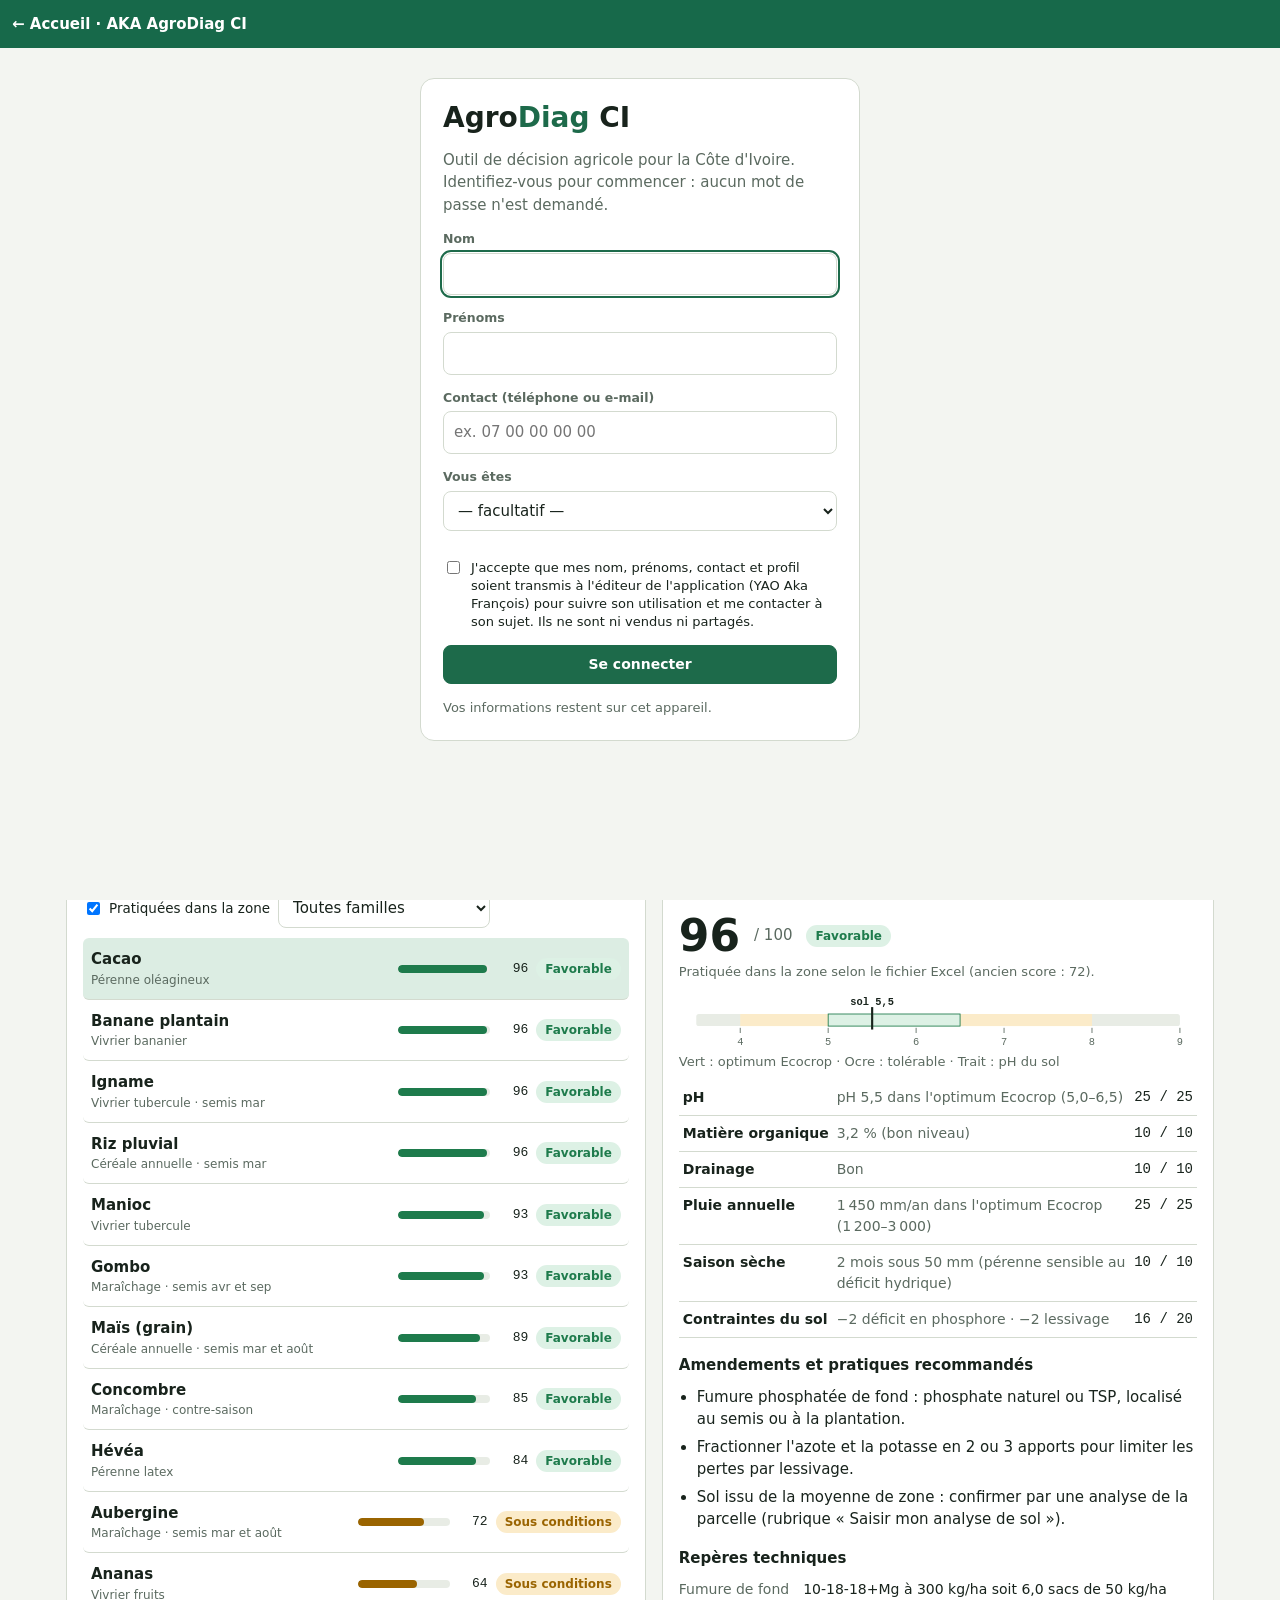
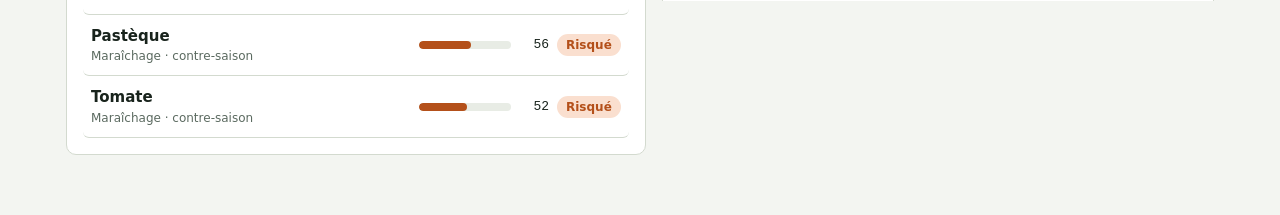
<file: app/src/main/assets/cultures/index.html>
<!doctype html><html lang="fr"><head><meta charset="utf-8"><meta name="viewport" content="width=device-width,initial-scale=1"><style>:root{padding-top:env(safe-area-inset-top,0px);padding-bottom:env(safe-area-inset-bottom,0px)}body{margin:0;font:14px system-ui,sans-serif}img{max-width:100%}[hidden]{display:none!important}</style><style id="shell-back">
.shell-bar{position:relative;z-index:1000;background:#17694A;padding:6px 12px}
.shell-back{display:inline-flex;align-items:center;gap:6px;min-height:36px;font:600 15px system-ui,sans-serif;text-decoration:none;color:#fff}
@media print{.shell-bar{display:none}}
</style><style id="pm-css">
.pm-groups{display:grid;grid-template-columns:repeat(auto-fit,minmax(260px,1fr));gap:14px;margin-top:12px}
.pm-group{border:0;margin:0;padding:0;display:flex;flex-direction:column;gap:6px;min-width:0}
.pm-group legend{font-size:11.5px;text-transform:uppercase;letter-spacing:.06em;color:var(--muted);font-weight:600;padding:0;margin-bottom:4px}
.pm-sign{display:flex;gap:9px;align-items:flex-start;font-size:14px;padding:7px 9px;border:1px solid var(--line);border-radius:8px;background:var(--surface);cursor:pointer}
.pm-sign input{margin-top:3px;flex:none;accent-color:var(--accent)}
.pm-sign:has(input:checked){border-color:var(--accent);background:var(--accent-soft)}
.pm-res{border:1px solid var(--line);border-radius:10px;padding:12px 14px;background:var(--surface)}
.pm-res+.pm-res{margin-top:10px}
.pm-res summary{cursor:pointer;display:flex;flex-wrap:wrap;gap:6px 8px;align-items:center;list-style:none}
.pm-res summary::-webkit-details-marker{display:none}
.pm-name{font-weight:700;font-size:16px;font-family:var(--font-display);flex:1 1 200px}
.pm-sub{margin-top:10px;font-size:14px}
.pm-sub ul,.pm-sub ol{margin:4px 0 0;padding-left:20px;display:flex;flex-direction:column;gap:3px}
.pm-plan{background:var(--accent-soft);border-radius:8px;padding:10px 12px}
</style><style id="marges-css">
.mtab{width:100%;border-collapse:collapse;font-size:13px}
.mtab th,.mtab td{padding:7px 4px;border-bottom:1px solid var(--line);text-align:left;vertical-align:top}
.mtab th{font-size:11px;text-transform:uppercase;letter-spacing:.04em;color:var(--muted);font-weight:600}
.mtab .num{text-align:right;font-family:var(--font-mono);white-space:nowrap}
.mtab tr.tot td{font-weight:700}
.mtab tr.cp td{background:var(--sunk)}
.mtab .neg{color:var(--bad)} .mtab .pos{color:var(--good)}
.mtab-wrap{grid-column:1/-1;overflow-x:auto}
</style>
<script>
/* Illustrations des fiches techniques des cultures (SVG générés à partir de l'itinéraire). */
(function(){
  'use strict';
  const C={ink:'#1E2B22',mut:'#5B6A60',green:'#17694A',leaf:'#3F8E4E',leafD:'#2E6B3A',soil:'#8A6A45',soilL:'#B08E62',soilD:'#6E5233',paper:'#FBF8F1',ochre:'#E0A526',water:'#5EA3D6',straw:'#E8C76A',white:'#fff',wood:'#8C6A42',red:'#C8372D'};
  const T=(x,y,s,o={})=>`<text x="${x}" y="${y}" font-family="Source Sans 3,Segoe UI,Arial,sans-serif" font-size="${o.fs||14}" font-weight="${o.fw||600}" fill="${o.c||C.ink}" text-anchor="${o.a||'middle'}">${s}</text>`;
  const svg=(w,h,b,t)=>`<figure class="illus" style="margin:10px 0 14px;overflow-x:auto;-webkit-overflow-scrolling:touch"><svg viewBox="0 0 ${w} ${h}" xmlns="http://www.w3.org/2000/svg" role="img" aria-label="${t}" style="width:100%;min-width:540px;max-width:640px;height:auto;display:block;background:${C.paper};border-radius:12px;border:1px solid #E4DDCC">${b}</svg></figure>`;
  let uid=0;
  const dim=(x1,y1,x2,y2,lab,o={})=>{ const id='ac'+(++uid); const vert=Math.abs(x1-x2)<1, mx=(x1+x2)/2, my=(y1+y2)/2;
    return `<defs><marker id="${id}" viewBox="0 0 10 10" refX="5" refY="5" markerWidth="7" markerHeight="7" orient="auto-start-reverse"><path d="M0 0 L10 5 L0 10 z" fill="${C.green}"/></marker></defs><line x1="${x1}" y1="${y1}" x2="${x2}" y2="${y2}" stroke="${C.green}" stroke-width="2" marker-start="url(#${id})" marker-end="url(#${id})"/>${vert?T(mx+(o.dx??8),my+5,lab,{c:C.green,a:o.a||'start',fw:700}):T(mx,my+(o.dy??-8),lab,{c:C.green,fw:700})}`; };
  const callout=(x,y,tx,ty,lab,a='start')=>`<line x1="${x}" y1="${y}" x2="${tx}" y2="${ty}" stroke="${C.mut}" stroke-width="1.3"/><circle cx="${x}" cy="${y}" r="3" fill="${C.mut}"/>${T(tx+(a==='start'?4:a==='end'?-4:0),ty+(a==='middle'?16:5),lab,{a,fs:13})}`;

  function kind(c){ const f=(c.fam||'').toLowerCase(), n=(c.nom||'').toLowerCase();
    if (/bananier|banane/.test(f+n)) return 'banane';
    if (/palmier|cocotier/.test(n)) return 'palmier';
    if (c.per) return 'arbre';
    if (/riz|maïs|sorgho|mil|céréale/.test(f+n)) return 'cereale';
    if (/tubercul|manioc|igname|taro|patate/.test(f+n)) return 'tubercule';
    if (/ananas/.test(n)) return 'ananas';
    return 'legume'; }
  // pictogramme de plante vu de dessus (rayon r)
  function plantTop(x,y,k,r){ r=Math.max(5,Math.min(r,26));
    if (k==='arbre'||k==='palmier'||k==='banane'){ const n=k==='palmier'?9:k==='banane'?6:0;
      if(n) return `<g transform="translate(${x} ${y})">${Array.from({length:n},(_,i)=>`<path d="M0 0 L${(r*Math.cos(i*6.283/n)).toFixed(1)} ${(r*Math.sin(i*6.283/n)).toFixed(1)}" stroke="${C.leaf}" stroke-width="${k==='banane'?r*0.35:3}" stroke-linecap="round"/>`).join('')}<circle r="${r*0.22}" fill="${C.wood}"/></g>`;
      return `<g transform="translate(${x} ${y})"><circle r="${r}" fill="${C.leaf}" opacity=".85"/><circle r="${r*0.62}" fill="${C.leafD}" opacity=".55"/><circle r="${r*0.18}" fill="${C.wood}"/></g>`; }
    if (k==='cereale') return `<g transform="translate(${x} ${y})" stroke="${C.leaf}" stroke-width="2.5" stroke-linecap="round">${[0,1,2,3,4].map(i=>`<path d="M0 0 L${(r*Math.cos(i*1.256+.3)).toFixed(1)} ${(r*Math.sin(i*1.256+.3)).toFixed(1)}"/>`).join('')}</g>`;
    if (k==='tubercule') return `<g transform="translate(${x} ${y})"><circle r="${r}" fill="${C.soilL}"/>${[0,1,2,3,4].map(i=>`<ellipse cx="${(r*0.5*Math.cos(i*1.256)).toFixed(1)}" cy="${(r*0.5*Math.sin(i*1.256)).toFixed(1)}" rx="${r*0.4}" ry="${r*0.22}" fill="${C.leaf}" transform="rotate(${i*72} ${(r*0.5*Math.cos(i*1.256)).toFixed(1)} ${(r*0.5*Math.sin(i*1.256)).toFixed(1)})"/>`).join('')}</g>`;
    if (k==='ananas') return `<g transform="translate(${x} ${y})" stroke="${C.leafD}" stroke-width="2">${Array.from({length:8},(_,i)=>`<path d="M0 0 L${(r*Math.cos(i*0.785)).toFixed(1)} ${(r*Math.sin(i*0.785)).toFixed(1)}"/>`).join('')}</g>`;
    return `<g transform="translate(${x} ${y})">${[0,1,2,3].map(i=>`<ellipse cx="${(r*0.45*Math.cos(i*1.571)).toFixed(1)}" cy="${(r*0.45*Math.sin(i*1.571)).toFixed(1)}" rx="${r*0.5}" ry="${r*0.3}" fill="${C.leaf}" transform="rotate(${i*90} ${(r*0.45*Math.cos(i*1.571)).toFixed(1)} ${(r*0.45*Math.sin(i*1.571)).toFixed(1)})"/>`).join('')}<circle r="${r*0.2}" fill="${C.leafD}"/></g>`; }

  // « 80 cm × 40 cm », « 3 m × 2,5 m », « 1 m × 0,5 m », « 80 × 40 cm », « 9 m en triangle »
  function parseEcart(s){ s=String(s||'').replace(/,/g,'.');
    let m=s.match(/(\d+(?:\.\d+)?)\s*(cm|m)?\s*[×x]\s*(\d+(?:\.\d+)?)\s*(cm|m)?/i);
    if (m){ const u2=(m[4]||m[2]||'cm').toLowerCase(), u1=(m[2]||u2).toLowerCase(); const v=(n,u)=>u==='m'?+n*100:+n; return {a:v(m[1],u1), b:v(m[3],u2), tri:false}; }
    m=s.match(/(\d+(?:\.\d+)?)\s*m\s*en\s*triangle/i); if (m) return {a:+m[1]*100, b:+m[1]*100*0.866, tri:true};
    m=s.match(/lignes?\s*à\s*(\d+(?:\.\d+)?)\s*cm/i); if (m) return {a:+m[1], b:Math.max(5,+m[1]/4), tri:false, rows:true};
    return null; }
  const fmtL=(cm)=> cm>=100 ? (Math.round(cm/10)/10).toString().replace('.',',')+' m' : Math.round(cm)+' cm';

  function schemaPlantation(c, it){
    const e=parseEcart(it.ecart); if(!e) return '';
    const k=kind(c), W=640, H=330, nx=6, ny=4;
    const sx=86, sy=Math.max(40,Math.min(70, 86*e.b/e.a));
    const x0=100, y0=70;
    let b=T(W/2,28,`Schéma de plantation (vue de dessus) : ${it.ecart.length>48?it.ecart.slice(0,48)+'…':it.ecart}`,{fs:16,fw:700});
    b+=`<rect x="40" y="44" width="560" height="${ny*sy+46}" rx="10" fill="#E9DFC9"/>`;
    for(let j=0;j<ny;j++){ b+=`<path d="M60 ${y0+j*sy} H580" stroke="#D3C3A2" stroke-width="2" stroke-dasharray="6 6"/>`;
      for(let i=0;i<nx;i++){ const off=e.tri&&j%2?sx/2:0; b+=plantTop(x0+i*sx+off, y0+j*sy, k, Math.min(sx,sy)*0.38); } }
    b+=dim(x0, y0+ny*sy-8, x0+sx, y0+ny*sy-8, fmtL(e.a), {dy:18});
    b+=dim(66, y0, 66, y0+sy, fmtL(e.b), {dx:-6, a:'end'});
    const dens = it.dens ? `Densité : ${it.dens}` : '';
    const grains = (String(it.ecart).match(/\d[^,;]*(grains?|graines?|plants?)[^,;]*(poquet|touffe)/i)||[])[0];
    b+=T(W/2, y0+ny*sy+48, [e.tri?'Plantation en triangle (quinconce)':'', dens, grains?grains.trim():''].filter(Boolean).join(' · '),{fs:14,c:C.mut,fw:600});
    return svg(W, y0+ny*sy+62, b, 'Schéma de plantation');
  }

  function trou(it){ const m=String(it.prep||'').match(/(\d+)\s*[×x]\s*(\d+)\s*[×x]\s*(\d+)\s*cm/); const d=m?+m[1]:60;
    let b=T(320,28,'Trou de plantation',{fs:16,fw:700});
    b+=`<rect x="20" y="90" width="600" height="190" fill="${C.soil}"/><rect x="20" y="80" width="600" height="14" fill="#7B9E4E"/>`;
    b+=`<path d="M230 94 L230 250 L410 250 L410 94 Z" fill="${C.soilD}"/>`;
    b+=`<path d="M232 94 L232 170 L408 170 L408 94 Z" fill="${C.soilL}"/><path d="M232 170 L232 248 L408 248 L408 170 Z" fill="#7A5A38"/>`;
    b+=`<g fill="#5B3F22">${Array.from({length:14},(_,i)=>`<circle cx="${245+(i*37)%150}" cy="${185+(i*23)%55}" r="3"/>`).join('')}</g>`;
    b+=`<path d="M320 94 V40" stroke="${C.wood}" stroke-width="5"/>`+`<path d="M320 70 q-30 -20 -40 0 q20 10 40 0 q30 -20 40 0 q-20 10 -40 0" fill="${C.leaf}"/>`;
    b+=`<path d="M120 80 q20 -24 60 -16 q30 6 30 16z" fill="${C.soilL}"/>`;
    b+=dim(230,268,410,268,`${d} cm`,{dy:18})+dim(205,94,205,250,`${m?+m[3]:d} cm`,{dx:-6,a:'end'});
    b+=callout(380,130,440,130,'Terre de surface + compost','start')+callout(380,215,440,215,'Terre du fond','start');
    b+=callout(150,70,40,52,'Bonne terre mise de côté','start');
    b+=callout(322,52,420,52,'Collet au niveau du sol','start');
    return svg(640,300,b,'Trou de plantation'); }

  function butte(c){ const bill=/patate|billon|coton/i.test(c.nom);
    let b=T(320,28,bill?'Billons (coupe)':'Buttes (coupe)',{fs:16,fw:700});
    b+=`<rect x="20" y="220" width="600" height="60" fill="${C.soil}"/>`;
    const xs=[120,320,520];
    xs.forEach(x=>{ b+=`<path d="M${x-90} 222 Q${x} ${bill?150:110} ${x+90} 222 Z" fill="${C.soilL}"/>`;
      b+=`<path d="M${x} ${bill?160:120} v-50" stroke="${C.leafD}" stroke-width="4"/><path d="M${x} ${bill?140:100} q-30 -14 -40 6 M${x} ${bill?128:88} q30 -14 40 6" stroke="${C.leaf}" stroke-width="7" fill="none" stroke-linecap="round"/>`;
      if(/igname/i.test(c.nom)) b+=`<path d="M${x} ${bill?120:80} L${x+20} 30" stroke="${C.wood}" stroke-width="3"/>`;
      b+=`<ellipse cx="${x-14}" cy="200" rx="24" ry="10" fill="#C59B6B"/>`; });
    b+=dim(30,240,210,240,bill?'1 m (de billon à billon)':'1 m',{dy:18});
    b+=dim(220,110,220,222,bill?'30 à 40 cm':'40 à 60 cm');
    if(/igname/i.test(c.nom)) b+=callout(540,40,600,60,'Tuteur','end');
    b+=T(320,300,'La butte garde la terre meuble et évite l\'eau stagnante au pied.',{fs:13,c:C.mut,fw:400});
    return svg(640,310,b,'Buttes ou billons'); }

  function planche(){
    let b=T(320,28,'Planche surélevée (coupe)',{fs:16,fw:700});
    b+=`<rect x="20" y="230" width="600" height="50" fill="${C.soil}"/>`;
    b+=`<path d="M140 232 L160 170 L480 170 L500 232 Z" fill="${C.soilL}"/><rect x="160" y="160" width="320" height="12" fill="${C.straw}"/>`;
    [200,260,320,380,440].forEach(x=>b+=`<path d="M${x} 160 v-26" stroke="${C.leafD}" stroke-width="3"/><ellipse cx="${x-8}" cy="140" rx="10" ry="6" fill="${C.leaf}"/><ellipse cx="${x+8}" cy="136" rx="10" ry="6" fill="${C.leaf}"/>`);
    b+=`<path d="M60 232 h70 M510 232 h70" stroke="#C9B48F" stroke-width="10"/>`;
    b+=dim(160,104,480,104,'1 m à 1,2 m de large');
    b+=dim(520,170,520,230,'15 à 20 cm');
    b+=callout(95,230,80,200,'Allée 40 à 50 cm','middle').replace(/text-anchor="middle"/,'text-anchor="middle"');
    b+=callout(300,165,300,128,'Paillage','middle');
    b+=T(320,300,'Longueur libre (souvent 10 m). On ne marche jamais sur la planche.',{fs:13,c:C.mut,fw:400});
    return svg(640,310,b,'Planche maraîchère'); }

  function diguettes(){
    let b=T(320,28,'Casiers et diguettes (vue de dessus)',{fs:16,fw:700});
    b+=`<rect x="40" y="50" width="560" height="220" fill="#C7B48A"/>`;
    [[56,66],[236,66],[416,66],[56,170],[236,170],[416,170]].forEach(([x,y])=>{ b+=`<rect x="${x}" y="${y}" width="168" height="88" fill="#9CC5DE"/>`; for(let i=0;i<6;i++) for(let j=0;j<3;j++) b+=`<g transform="translate(${x+16+i*27} ${y+18+j*26})" stroke="${C.leaf}" stroke-width="2"><path d="M0 0 l-5 -8 M0 0 l0 -10 M0 0 l5 -8"/></g>`; });
    b+=`<path d="M20 160 H40" stroke="${C.water}" stroke-width="10"/><path d="M600 120 H620" stroke="${C.water}" stroke-width="10"/>`;
    b+=callout(230,110,230,282,'Diguette tassée de 30 cm','middle');
    b+=callout(30,160,60,40,'Entrée d\'eau','start');
    b+=T(320,326,'Lame d\'eau de 5 à 10 cm, vidange avant la récolte.',{fs:13,c:C.mut,fw:400});
    return svg(640,336,b,'Casiers rizicoles'); }

  function lignesCourbes(){
    let b=T(320,28,'Préparer le sol : lignes en courbes de niveau',{fs:16,fw:700});
    b+=`<path d="M20 280 L20 140 Q320 40 620 120 L620 280 Z" fill="${C.soilL}"/>`;
    for(let i=0;i<6;i++){ const y=150+i*22; b+=`<path d="M30 ${y+10-i*2} Q320 ${y-80+i*16} 610 ${y-10+i*3}" stroke="${C.soilD}" stroke-width="5" fill="none" opacity=".7"/>`; }
    b+=`<path d="M60 250 Q330 160 600 230" stroke="${C.leaf}" stroke-width="12" fill="none" opacity=".8"/>`;
    b+=callout(330,192,330,272,'Bande enherbée tous les 20 à 30 m','start');
    b+=`<path d="M560 70 l-60 40" stroke="#2D6E9E" stroke-width="3" stroke-dasharray="6 4"/>`+T(560,62,'pente',{fs:13,c:'#2D6E9E'});
    b+=T(320,300,'Lignes perpendiculaires à la pente : l\'eau s\'infiltre au lieu d\'emporter la terre.',{fs:13,c:C.mut,fw:400});
    return svg(640,310,b,'Lignes en courbes de niveau'); }

  function prepFigure(c,it){ const t=(it.prep||'')+' '+(it.plant||'');
    if (/diguette/i.test(t) || /bas-fond|irrigué/i.test(c.nom)) return diguettes();
    if (c.per && /trou/i.test(t)) return trou(it);
    if (/butte|billon/i.test(t) && !/planche/i.test(t)) return butte(c);
    if (/planche/i.test(t) || (c.fam||'').startsWith('Maraîch')) return planche();
    if (/butte|billon/i.test(t)) return butte(c);
    return lignesCourbes(); }

  function fertFigure(c){
    if (c.per){ let b=T(320,28,'Où mettre l\'engrais : en couronne',{fs:16,fw:700});
      b+=`<rect x="20" y="40" width="600" height="250" fill="#E9DFC9"/>`;
      b+=`<circle cx="320" cy="165" r="110" fill="${C.leaf}" opacity=".35"/><circle cx="320" cy="165" r="110" fill="none" stroke="${C.leafD}" stroke-width="2" stroke-dasharray="6 5"/>`;
      b+=`<circle cx="320" cy="165" r="80" fill="none" stroke="${C.ochre}" stroke-width="22" opacity=".85"/>`;
      b+=`<circle cx="320" cy="165" r="12" fill="${C.wood}"/>`;
      b+=callout(320,165,450,70,'Rien contre le tronc','start');
      b+=callout(400,165,450,240,'Engrais en couronne','start');
      b+=callout(250,90,40,60,'Bord du feuillage','start');
      b+=T(320,282,'Gratter légèrement, épandre après une pluie, recouvrir de terre ou de paillage.',{fs:13,c:C.mut,fw:400});
      return svg(640,300,b,'Engrais en couronne'); }
    let b=T(320,28,'Où mettre l\'engrais : en ligne, à côté des plants (coupe)',{fs:16,fw:700});
    b+=`<rect x="20" y="170" width="600" height="110" fill="${C.soil}"/>`;
    [140,320,500].forEach(x=>{ b+=`<path d="M${x} 170 v-80" stroke="${C.leafD}" stroke-width="5"/><path d="M${x} 130 q-34 -20 -44 6 M${x} 112 q34 -20 44 6 M${x} 150 q-28 -10 -36 8" stroke="${C.leaf}" stroke-width="7" fill="none" stroke-linecap="round"/><path d="M${x} 170 q-10 30 -4 60 M${x} 170 q12 26 6 56" stroke="#D9C2A0" stroke-width="3" fill="none"/>`;
      b+=`<g fill="${C.ochre}">${[0,1,2,3,4].map(i=>`<circle cx="${x+40+i*5}" cy="${188+(i%2)*4}" r="3.5"/>`).join('')}</g>`; });
    b+=dim(320,248,370,248,'5 à 10 cm',{dy:18});
    b+=callout(370,190,420,110,'Enfoui à 5 cm de profondeur','start');
    b+=T(320,292,'Jamais sur les feuilles ni collé à la tige. Épandre sur sol humide, puis recouvrir.',{fs:13,c:C.mut,fw:400});
    return svg(640,302,b,'Engrais en ligne'); }

  function postFigure(c,it){ const p=it.post||'';
    if (/ferment/i.test(p) && /cacao/i.test(c.nom)){
      let b=T(320,28,'Après la récolte du cacao',{fs:16,fw:700});
      const step=(x,n,lab,inner)=>`<g transform="translate(${x} 50)"><rect width="190" height="220" rx="14" fill="#fff" stroke="#E0D8C6"/><circle cx="24" cy="24" r="15" fill="${C.ochre}"/>${T(24,30,n,{fw:700})}${inner}${T(95,204,lab,{fs:13})}</g>`;
      b+=step(20,'1','Écabosser sous 5 jours',`<ellipse cx="95" cy="110" rx="46" ry="26" fill="#C9822F"/><path d="M60 110 h70" stroke="#8A4E14" stroke-width="3"/><g fill="#F3E8D4">${[0,1,2,3,4,5].map(i=>`<ellipse cx="${66+i*12}" cy="160" rx="6" ry="9"/>`).join('')}</g>`);
      b+=step(225,'2','Fermenter 6 jours, 2 brassages',`<path d="M40 170 Q95 70 150 170 Z" fill="#E8D6B4"/><path d="M30 172 Q95 50 160 172" stroke="${C.leaf}" stroke-width="12" fill="none"/>${T(95,70,'feuilles de bananier',{fs:12,c:C.green})}`);
      b+=step(430,'3','Sécher 7 à 10 jours sur claie',`<path d="M30 150 h130" stroke="${C.wood}" stroke-width="6"/><path d="M40 150 v30 M150 150 v30" stroke="${C.wood}" stroke-width="5"/><g fill="#7A4A22">${Array.from({length:14},(_,i)=>`<ellipse cx="${40+i*8.5}" cy="144" rx="4" ry="3"/>`).join('')}</g><circle cx="150" cy="70" r="16" fill="#F4C24E"/>`);
      return svg(640,290,b,'Post-récolte du cacao'); }
    let b=T(320,28,'Sécher et bien stocker la récolte',{fs:16,fw:700});
    b+=`<rect x="40" y="150" width="250" height="16" fill="#3A3A3A" opacity=".8"/><g fill="${C.straw}">${Array.from({length:22},(_,i)=>`<circle cx="${55+i*10.5}" cy="${144+(i%3)}" r="5"/>`).join('')}</g><circle cx="250" cy="70" r="20" fill="#F4C24E"/>`;
    b+=callout(160,150,160,210,'Sécher sur bâche ou claie, jamais à même le sol','middle');
    b+=`<path d="M360 210 h230" stroke="${C.wood}" stroke-width="12"/><path d="M370 222 v14 M480 222 v14 M580 222 v14" stroke="${C.wood}" stroke-width="8"/>`;
    [380,450,520].forEach(x=>b+=`<path d="M${x} 206 v-70 q0 -14 14 -14 h32 q14 0 14 14 v70z" fill="#E7DCC4" stroke="#B9A68A" stroke-width="2"/><path d="M${x+8} 130 h44" stroke="#9A8A6A" stroke-width="3"/>`);
    b+=callout(480,150,600,84,'Sacs hermétiques sur palettes','end');
    b+=T(320,282,'Magasin sec, aéré, sans rats ; sacs à 50 cm du mur.',{fs:13,c:C.mut,fw:400});
    return svg(640,296,b,'Séchage et stockage'); }

  const STEPS=[['Préparer','<path d="M8 40 L30 18 M26 14 l10 10 l-6 6z" stroke="#6E5233" stroke-width="4" fill="#8C6A42"/><path d="M4 42 h40" stroke="#8A6A45" stroke-width="4"/>'],
    ['Semer ou planter','<path d="M24 40 v-16" stroke="#2E6B3A" stroke-width="3"/><path d="M24 26 q-12 -10 -16 2 q10 6 16 -2 q12 -10 16 2 q-10 6 -16 -2" fill="#3F8E4E"/><path d="M6 42 h36" stroke="#8A6A45" stroke-width="4"/>'],
    ['Fertiliser','<path d="M12 10 h24 l4 30 h-32z" fill="#E0A526"/><path d="M12 10 q12 -6 24 0" stroke="#9C6B12" stroke-width="2" fill="none"/>'],
    ['Désherber','<path d="M10 40 L34 8" stroke="#8C6A42" stroke-width="4"/><path d="M28 6 l12 4 l-6 8z" fill="#7A8A82"/><path d="M6 42 q4 -10 8 0 q4 -8 8 0" stroke="#3F8E4E" stroke-width="3" fill="none"/>'],
    ['Protéger','<path d="M24 4 l16 6 v12 c0 10 -8 18 -16 22 c-8 -4 -16 -12 -16 -22 v-12z" fill="#17694A"/><path d="M17 24 l5 5 l10 -11" stroke="#fff" stroke-width="3.5" fill="none"/>'],
    ['Récolter','<path d="M8 22 h32 l-4 20 h-24z" fill="#C9A26B"/><circle cx="18" cy="18" r="6" fill="#E0A526"/><circle cx="30" cy="16" r="6" fill="#C8372D"/>'],
    ['Sécher, stocker','<path d="M10 42 v-26 q0 -6 6 -6 h16 q6 0 6 6 v26z" fill="#E7DCC4" stroke="#B9A68A" stroke-width="2"/><path d="M14 16 h20" stroke="#9A8A6A" stroke-width="3"/>']];
  function stepsStrip(){ return `<div class="illus-steps" style="display:flex;flex-wrap:wrap;gap:6px;margin:10px 0 4px">${STEPS.map(([l,p],i)=>`<div style="flex:1 1 76px;min-width:76px;text-align:center;background:#FBF8F1;border:1px solid #E4DDCC;border-radius:10px;padding:6px 2px"><svg viewBox="0 0 48 48" width="34" height="34" aria-hidden="true">${p}</svg><div style="font-size:11px;font-weight:700;line-height:1.15">${i+1}. ${l}</div></div>`).join('')}</div>`; }

  window.ILLUS_CULT = {schemaPlantation, prepFigure, fertFigure, postFigure, stepsStrip, parseEcart};
})();

</script>
</head><body><div class="shell-bar"><a class="shell-back" href="../index.html" aria-label="Retour à l'accueil">&#8592; Accueil · AKA AgroDiag CI</a></div><title>AgroDiag CI</title>
<style>
/* Layout : barre d'onglets fixe en haut, une colonne sur téléphone, liste + fiche côte à côte sur grand écran */
:root{
  --bg:#F3F5F1; --surface:#FFFFFF; --sunk:#E8ECE5; --line:#D3DACF; --fg:#18231C; --muted:#5B6A60;
  --accent:#1D6A4A; --accent-ink:#FFFFFF; --accent-soft:#DCEDE3;
  --good:#1E7B4C; --good-bg:#DDF1E5; --warn:#9A6400; --warn-bg:#FBEBC9; --risk:#B4501A; --risk-bg:#FADFCF; --bad:#B42335; --bad-bg:#F8DADE;
  --font-display:"Familjen Grotesk", "Segoe UI", system-ui, sans-serif;
  --font-body:"Public Sans", "Segoe UI", system-ui, sans-serif;
  --font-mono:"JetBrains Mono", ui-monospace, Menlo, Consolas, monospace;
  --r:10px;
}
@media (prefers-color-scheme: dark){:root:not([data-theme="light"]){
  --bg:#111813; --surface:#18211B; --sunk:#0D130F; --line:#2C3830; --fg:#E4EBE5; --muted:#9AAA9F;
  --accent:#5CC492; --accent-ink:#08140D; --accent-soft:#1D3328;
  --good:#6FD39E; --good-bg:#183326; --warn:#E8B45A; --warn-bg:#3A2D12; --risk:#F0925C; --risk-bg:#3D2215; --bad:#F27D8C; --bad-bg:#3E1B21; color-scheme:dark}}
:root[data-theme="dark"]{
  --bg:#111813; --surface:#18211B; --sunk:#0D130F; --line:#2C3830; --fg:#E4EBE5; --muted:#9AAA9F;
  --accent:#5CC492; --accent-ink:#08140D; --accent-soft:#1D3328;
  --good:#6FD39E; --good-bg:#183326; --warn:#E8B45A; --warn-bg:#3A2D12; --risk:#F0925C; --risk-bg:#3D2215; --bad:#F27D8C; --bad-bg:#3E1B21; color-scheme:dark}
*{box-sizing:border-box}
[hidden]{display:none!important}
body{background:var(--bg);color:var(--fg);font:15px/1.5 var(--font-body)}
h1,h2,h3{font-family:var(--font-display);text-wrap:balance;margin:0;line-height:1.2}
button,input,select,textarea{font:inherit;color:inherit}
.num{font-family:var(--font-mono);font-variant-numeric:tabular-nums}
.muted{color:var(--muted)}
.small{font-size:13px}
.lab{font-size:11.5px;text-transform:uppercase;letter-spacing:.06em;color:var(--muted);font-weight:600}

header.top{position:sticky;top:env(safe-area-inset-top,0px);z-index:5;background:var(--bg);border-bottom:1px solid var(--line)}
.top-in{max-width:1180px;margin:0 auto;padding:12px 16px 0;display:flex;flex-direction:column;gap:10px}
.brand{display:flex;align-items:baseline;gap:10px;flex-wrap:wrap}
.brand h1{font-size:21px;letter-spacing:-.01em}
.brand h1 span{color:var(--accent)}
.brand p{margin:0;color:var(--muted);font-size:13px}
nav.tabs{display:flex;gap:2px;overflow-x:auto;scrollbar-width:none;margin:0 -4px}
nav.tabs button{background:none;border:0;padding:9px 12px 11px;cursor:pointer;color:var(--muted);font-weight:600;font-size:14px;border-bottom:2.5px solid transparent;white-space:nowrap}
nav.tabs button[aria-selected="true"]{color:var(--fg);border-bottom-color:var(--accent)}
nav.tabs button:focus-visible{outline:2px solid var(--accent);outline-offset:-2px}
nav.tabs .badge{display:inline-block;min-width:18px;padding:0 5px;margin-left:4px;border-radius:9px;background:var(--sunk);font-size:11px;color:var(--muted)}

main{max-width:1180px;margin:0 auto;padding-block:18px 60px;padding-inline:16px}
section.view{display:flex;flex-direction:column;gap:16px}
.card{background:var(--surface);border:1px solid var(--line);border-radius:var(--r);padding:16px}
.row{display:flex;gap:12px;flex-wrap:wrap}
.field{display:flex;flex-direction:column;gap:4px;min-width:0;flex:1 1 160px}
.field label{font-size:12.5px;font-weight:600;color:var(--muted)}
input[type=text],input[type=number],input[type=search],select,textarea{background:var(--surface);border:1px solid var(--line);border-radius:8px;padding:9px 10px;width:100%;min-width:0}
input:focus-visible,select:focus-visible,textarea:focus-visible,button:focus-visible{outline:2px solid var(--accent);outline-offset:1px}
.btn{border:1px solid var(--line);background:var(--surface);border-radius:8px;padding:8px 13px;cursor:pointer;font-weight:600;font-size:14px}
.btn:hover{border-color:var(--accent)}
.btn.primary{background:var(--accent);border-color:var(--accent);color:var(--accent-ink)}
.btn.ghost{background:none;border-color:transparent;color:var(--accent);padding-inline:6px}
.btn.danger{color:var(--bad)}
.btn[disabled]{opacity:.5;cursor:not-allowed}

.pill{display:inline-flex;align-items:center;gap:5px;border-radius:999px;padding:2px 9px;font-size:12px;font-weight:600;white-space:nowrap}
.p-fav{background:var(--good-bg);color:var(--good)}
.p-cond{background:var(--warn-bg);color:var(--warn)}
.p-risk{background:var(--risk-bg);color:var(--risk)}
.p-bad{background:var(--bad-bg);color:var(--bad)}
.p-neutral{background:var(--sunk);color:var(--muted)}
.p-acc{background:var(--accent-soft);color:var(--accent)}

/* Diagnostic */
.diag-grid{display:grid;grid-template-columns:minmax(0,1fr);gap:16px}
@media (min-width:920px){.diag-grid{grid-template-columns:minmax(0,1.05fr) minmax(0,1fr);align-items:start}
  .detail-wrap{position:sticky;top:120px;max-height:calc(100vh - 140px);overflow:auto}}
.soil{display:grid;grid-template-columns:repeat(auto-fit,minmax(120px,1fr));gap:12px 18px;margin-top:12px}
.soil .v{font-family:var(--font-mono);font-size:17px}
.soil .v.edited{color:var(--accent)}
.constr{display:flex;flex-wrap:wrap;gap:6px;margin-top:12px}
.notice{border-radius:8px;padding:9px 12px;font-size:13.5px;background:var(--sunk)}
.notice.warn{background:var(--warn-bg);color:var(--fg)}
.notice.ok{background:var(--good-bg)}
.override{margin-top:12px;border-top:1px dashed var(--line);padding-top:12px}

.list-head{display:flex;justify-content:space-between;align-items:center;gap:10px;flex-wrap:wrap}
.filters{display:flex;gap:8px;flex-wrap:wrap;align-items:center}
.chk{display:inline-flex;gap:6px;align-items:center;font-size:13.5px}
ul.crops{list-style:none;margin:10px 0 0;padding:0;display:flex;flex-direction:column}
ul.crops li button{all:unset;box-sizing:border-box;width:100%;display:grid;grid-template-columns:minmax(0,1fr) 92px auto;gap:12px;align-items:center;padding:10px 8px;border-bottom:1px solid var(--line);cursor:pointer;border-radius:6px}
ul.crops li button:hover{background:var(--sunk)}
ul.crops li button[aria-current="true"]{background:var(--accent-soft)}
ul.crops li button:focus-visible{outline:2px solid var(--accent)}
.cn{font-weight:600;min-width:0}
.cn small{display:block;font-weight:400;color:var(--muted);font-size:12px;white-space:nowrap;overflow:hidden;text-overflow:ellipsis}
.bar{height:8px;background:var(--sunk);border-radius:4px;position:relative;overflow:hidden}
.bar i{position:absolute;inset:0 auto 0 0;border-radius:4px}
.sc{font-family:var(--font-mono);font-size:13px;text-align:right;min-width:26px}
@media (max-width:480px){ul.crops li button{grid-template-columns:minmax(0,1fr) 60px auto}}

.detail h2{font-size:22px}
.big{display:flex;align-items:center;gap:14px;margin:12px 0 4px}
.big .n{font-family:var(--font-display);font-size:44px;font-weight:700;line-height:1}
.facts{width:100%;border-collapse:collapse;margin-top:8px;font-size:14px}
.facts td{padding:7px 4px;border-bottom:1px solid var(--line);vertical-align:top}
.facts td.pts{text-align:right;white-space:nowrap;font-family:var(--font-mono)}
.facts td:first-child{font-weight:600;white-space:nowrap}
.phscale{margin:14px 0 4px}
.phscale svg{width:100%;height:auto;display:block}
ul.reco{margin:6px 0 0;padding-left:18px;display:flex;flex-direction:column;gap:5px}
.kv{display:grid;grid-template-columns:auto minmax(0,1fr);gap:4px 14px;font-size:14px;margin-top:6px}
.kv dt{color:var(--muted)}
.kv dd{margin:0}
.sub{display:flex;flex-direction:column;gap:6px;margin-top:18px}
.sub h3{font-size:15px}

/* Tables */
.tbl-wrap{overflow-x:auto;border:1px solid var(--line);border-radius:var(--r);background:var(--surface)}
table.t{border-collapse:collapse;width:100%;font-size:13.5px;min-width:640px}
table.t th{text-align:left;font-size:11.5px;text-transform:uppercase;letter-spacing:.05em;color:var(--muted);padding:9px 10px;border-bottom:1px solid var(--line);background:var(--sunk);position:sticky;top:0}
table.t td{padding:9px 10px;border-bottom:1px solid var(--line);vertical-align:top}
table.t tr:last-child td{border-bottom:0}
tr.st-interdit td:first-child{box-shadow:inset 3px 0 var(--bad)}
tr.st-verifier td:first-child{box-shadow:inset 3px 0 var(--warn)}

/* Rentabilité */
.calc-grid{display:grid;grid-template-columns:minmax(0,1fr);gap:16px}
@media (min-width:900px){.calc-grid{grid-template-columns:minmax(0,1.1fr) minmax(0,.9fr);align-items:start}}
.costs{display:grid;grid-template-columns:minmax(0,1fr) 150px;gap:8px 12px;align-items:center;margin-top:10px}
.costs label{font-size:14px}
.costs input{text-align:right;font-family:var(--font-mono)}
.res{display:grid;grid-template-columns:repeat(2,minmax(0,1fr));gap:12px}
.res .k{font-size:12px;color:var(--muted)}
.res .v{font-family:var(--font-mono);font-size:19px;font-weight:500}
.res .v.neg{color:var(--bad)}
.res .v.pos{color:var(--good)}
.progress{height:6px;background:var(--sunk);border-radius:3px;overflow:hidden;margin-top:6px}
.progress i{display:block;height:100%;background:var(--accent)}

/* Qualité */
.q-sum{display:flex;gap:8px;flex-wrap:wrap}
.q-cat{display:flex;flex-direction:column;gap:8px}
.q-item{display:grid;grid-template-columns:minmax(0,1fr) auto;gap:6px 12px;padding:11px 0;border-bottom:1px solid var(--line)}
.q-item:last-child{border-bottom:0}
.q-item b{font-weight:600}
.q-item p{margin:2px 0 0;font-size:13.5px;color:var(--muted);grid-column:1/-1}
.empty{padding:28px 12px;text-align:center;color:var(--muted)}
.toast{position:fixed;left:50%;bottom:calc(18px + env(safe-area-inset-bottom,0px));transform:translateX(-50%);background:var(--fg);color:var(--bg);padding:9px 16px;border-radius:8px;font-size:14px;z-index:20;max-width:calc(100% - 32px)}
.inline-confirm{display:inline-flex;gap:6px;align-items:center;font-size:13px}
@media (prefers-reduced-motion:no-preference){.bar i{transition:width .3s ease}}

/* ---- Connexion ---- */
.login{position:fixed;inset:0;z-index:30;background:var(--bg);overflow:auto;display:flex;align-items:flex-start;justify-content:center;padding:calc(24px + env(safe-area-inset-top,0px)) 16px 24px}
.login-card{width:100%;max-width:440px;background:var(--surface);border:1px solid var(--line);border-radius:14px;padding:22px;display:flex;flex-direction:column;gap:14px;margin-top:6vh}
.login-card h1{font-size:28px}
.login-card h1 span{color:var(--accent)}
.login-card p{margin:0}
.user-chip{margin-left:auto;border:1px solid var(--line);background:var(--surface);border-radius:999px;padding:4px 12px;font-size:13px;font-weight:600;cursor:pointer;color:var(--fg);max-width:60vw;white-space:nowrap;overflow:hidden;text-overflow:ellipsis}
.brand .pill{margin-left:0}
@media (max-width:560px){.brand p{display:none}}

/* ---- Fiche technique ---- */
.fiche h2{font-size:22px}
.fiche h3{font-size:16px;margin:22px 0 8px;padding-top:14px;border-top:1px solid var(--line)}
.fiche ul{margin:6px 0 0;padding-left:20px;display:flex;flex-direction:column;gap:5px}
.fiche .zone-note{border-left:3px solid var(--accent);background:var(--accent-soft);padding:8px 12px;border-radius:0 8px 8px 0;margin-top:8px;font-size:14px}
.cal-wrap{overflow-x:auto;margin-top:6px}
table.cal{border-collapse:separate;border-spacing:2px;width:100%;min-width:560px;font-size:12px}
table.cal th{font-weight:600;color:var(--muted);padding:2px}
table.cal td{height:24px;border-radius:4px;background:var(--sunk)}
table.cal td.rl{background:none;font-weight:600;white-space:nowrap;padding-right:8px;font-size:12.5px;color:var(--fg)}
table.cal td.c-pep{background:#B9D7C7}
table.cal td.c-prep{background:#E6D3B3}
table.cal td.c-sem{background:var(--accent)}
table.cal td.c-ent{background:var(--good-bg)}
table.cal td.c-rec{background:var(--warn)}
table.cal td.c-sec{background:var(--risk-bg)}
.legend{display:flex;flex-wrap:wrap;gap:10px;font-size:12px;color:var(--muted);margin-top:6px}
.legend i{display:inline-block;width:12px;height:12px;border-radius:3px;margin-right:4px;vertical-align:-2px}

/* ---- Éditeur admin ---- */
.ed-grid{display:grid;grid-template-columns:minmax(0,1fr);gap:14px;margin-top:12px}
@media (min-width:900px){.ed-grid{grid-template-columns:minmax(0,.8fr) minmax(0,1.2fr);align-items:start}}
.ed-list{list-style:none;margin:0;padding:0;max-height:520px;overflow:auto;border:1px solid var(--line);border-radius:8px}
.ed-list li button{all:unset;box-sizing:border-box;display:block;width:100%;padding:9px 12px;border-bottom:1px solid var(--line);cursor:pointer;font-size:14px}
.ed-list li button small{display:block;color:var(--muted);font-size:12px}
.ed-list li button[aria-current="true"]{background:var(--accent-soft)}
.ed-list li button:hover{background:var(--sunk)}
.ed-form{display:flex;flex-direction:column;gap:10px}
.ed-form textarea{min-height:70px;resize:vertical}
.ed-form .quad{display:grid;grid-template-columns:repeat(4,minmax(0,1fr));gap:6px}
.ed-form .chkrow{display:flex;flex-wrap:wrap;gap:14px}
.login-card .field{flex:none}

/* ---- Parcelles ---- */
.pc-stats{display:flex;flex-wrap:wrap;gap:8px;margin-top:14px}
.pc-plan{margin-top:10px;border:1px solid var(--line);border-radius:10px;overflow:hidden;background:#fff}
.pc-plan svg{display:block;width:100%;height:auto}
.pc-item{display:grid;grid-template-columns:minmax(0,1fr) auto;gap:6px 12px;padding:12px 0;border-bottom:1px solid var(--line)}
.pc-item:last-child{border-bottom:0}
.pc-item .row{gap:6px}
table.coords{border-collapse:collapse;font-size:12.5px;margin-top:8px}
table.coords td,table.coords th{border:1px solid #D3DACF;padding:3px 8px;text-align:right;font-family:"JetBrains Mono",ui-monospace,monospace}
table.coords th{background:#E8ECE5;font-family:inherit}
</style>
<div id="login" class="login" hidden>
  <form class="login-card" id="loginForm" novalidate>
    <h1>Agro<span>Diag</span> CI</h1>
    <p class="muted">Outil de décision agricole pour la Côte d'Ivoire. Identifiez-vous pour commencer : aucun mot de passe n'est demandé.</p>
    <div class="field"><label for="lgNom">Nom</label><input type="text" id="lgNom" autocomplete="family-name" maxlength="60" required></div>
    <div class="field"><label for="lgPrenoms">Prénoms</label><input type="text" id="lgPrenoms" autocomplete="given-name" maxlength="80" required></div>
    <div class="field"><label for="lgContact">Contact (téléphone ou e-mail)</label><input type="text" id="lgContact" autocomplete="tel" maxlength="80" required placeholder="ex. 07 00 00 00 00"></div>
    <div class="field"><label for="lgProfil">Vous êtes</label>
      <select id="lgProfil"><option value="">— facultatif —</option><option>Producteur / productrice</option><option>Conseiller agricole</option><option>Coopérative / OP</option><option>Technicien de projet</option><option>Étudiant / chercheur</option><option>Autre</option></select></div>
    <p class="small" id="lgMsg" style="color:var(--bad);margin:0"></p>
    <button class="btn primary" type="submit" id="lgGo">Se connecter</button>
    <p class="small muted" style="margin:0">Vos informations restent sur cet appareil.</p>
  </form>
</div>

<header class="top">
  <div class="top-in">
    <div class="brand">
      <h1>Agro<span>Diag</span> CI</h1>
      <p>Outil de décision agro-pédologique · Côte d'Ivoire</p>
      <span class="pill p-neutral" id="modeBadge">Hors connexion · données sur cet appareil</span>
      <button class="user-chip" id="userChip" type="button" aria-label="Mon compte"></button>
    </div>
    <nav class="tabs" role="tablist" aria-label="Sections">
      <button role="tab" id="tab-diag" aria-selected="true" data-v="diag">Que planter ici ?</button>
      <button role="tab" id="tab-sante" aria-selected="false" data-v="sante">Plante malade ?</button>
      <button role="tab" id="tab-cult" aria-selected="false" data-v="cult">Où planter ?</button>
      <button role="tab" id="tab-tech" aria-selected="false" data-v="tech">Fiches techniques</button>
      <button role="tab" id="tab-parc" aria-selected="false" data-v="parc">Parcelles</button>
      <button role="tab" id="tab-calc" aria-selected="false" data-v="calc">Rentabilité</button>
      <button role="tab" id="tab-fich" aria-selected="false" data-v="fich">Fiches terrain<span class="badge" id="nbFiches">0</span></button>
      <button role="tab" id="tab-compte" aria-selected="false" data-v="compte">Mon compte</button>
      <button role="tab" id="tab-qual" aria-selected="false" data-v="qual" hidden>Administration<span class="badge" id="nbAno">0</span></button>
    </nav>
  </div>
</header>

<main>
<!-- QUE PLANTER ICI -->
<section class="view" id="v-diag">
  <div class="card">
    <div class="row">
      <div class="field"><label for="selReg">Région</label><select id="selReg"></select></div>
      <div class="field" style="flex-basis:260px"><label for="selLoc">Localité</label><select id="selLoc"></select></div>
    </div>
    <div id="locInfo"></div>
    <details class="override" id="addLocBox">
      <summary style="cursor:pointer;font-weight:600">Ajouter mon village ou ma parcelle</summary>
      <p class="small muted" style="margin:6px 0 10px">Le village s'ajoute à la liste avec vos données de sol. La pluie mensuelle est reprise de la station de référence de la zone ; vous pourrez ensuite importer ses données NASA POWER.</p>
      <div class="row">
        <div class="field"><label for="nlNom">Nom du village</label><input type="text" id="nlNom" maxlength="80"></div>
        <div class="field"><label for="nlReg">Région</label><input type="text" id="nlReg" list="regList" maxlength="60"><datalist id="regList"></datalist></div>
        <div class="field"><label for="nlZone">Zone agro-climatique</label><select id="nlZone"></select></div>
      </div>
      <div class="row" style="margin-top:10px">
        <div class="field"><label for="nlPh">pH eau</label><input type="number" id="nlPh" step="0.1" min="3" max="10"></div>
        <div class="field"><label for="nlMo">MO (%)</label><input type="number" id="nlMo" step="0.1" min="0" max="20"></div>
        <div class="field"><label for="nlDr">Drainage</label><select id="nlDr"><option>Bon</option><option>Moyen</option><option>Rapide</option><option>Variable</option></select></div>
        <div class="field"><label for="nlSol">Type de sol</label><input type="text" id="nlSol" maxlength="60" placeholder="ex. Ferralsol"></div>
      </div>
      <fieldset class="chips" style="margin-top:10px"><legend class="small muted">Contraintes observées</legend><div id="nlContr" class="constr"></div></fieldset>
      <div class="row" style="margin-top:10px;align-items:center"><button class="btn primary" id="nlSave">Ajouter le village</button><span class="small" id="nlMsg"></span></div>
    </details>
  </div>
  <div class="diag-grid">
    <div class="card">
      <div class="list-head">
        <h2 style="font-size:17px">Cultures classées pour cette localité</h2>
        <div class="filters">
          <label class="chk"><input type="checkbox" id="onlyRef" checked> Pratiquées dans la zone</label>
          <select id="selFam" aria-label="Famille de culture" style="width:auto"></select>
        </div>
      </div>
      <ul class="crops" id="cropList"></ul>
    </div>
    <div class="detail-wrap"><div class="card detail" id="detail"></div></div>
  </div>
</section>

<!-- OÙ PLANTER -->
<section class="view" id="v-cult" hidden>
  <div class="card">
    <div class="row">
      <div class="field"><label for="selCult">Culture</label><select id="selCult"></select></div>
      <div class="field"><label for="selWhere">Afficher</label>
        <select id="selWhere"><option value="20">Les 20 meilleures localités</option><option value="all">Toutes les localités</option></select></div>
    </div>
  </div>
  <div id="cultCard" class="card"></div>
  <div class="card"><h3 style="font-size:16px">Meilleures localités pour cette culture</h3><p class="small muted" style="margin:4px 0 10px">Classement avec le sol de zone ou celui que vous avez saisi pour vos villages, et le climat de référence ou importé.</p><div id="whereList"></div></div>
  <div class="card"><h3 style="font-size:16px">Risques phytosanitaires</h3>
    <div class="row" style="margin:8px 0 10px"><div class="field" style="max-width:320px"><label for="selPhyFilter">Afficher</label>
      <select id="selPhyFilter"><option value="all">Toutes les recommandations</option><option value="pb">Seulement les produits à problème</option></select></div></div>
    <div id="phyto"></div></div>
</section>

<!-- FICHES TECHNIQUES -->
<section class="view" id="v-tech" hidden>
  <div class="card">
    <div class="row">
      <div class="field" style="flex-basis:220px"><label for="ftCult">Culture</label><select id="ftCult"></select></div>
      <div class="field" style="flex-basis:260px"><label for="ftLoc">Localité ou village</label><select id="ftLoc"></select></div>
      <div class="field" style="flex:0 1 140px"><label for="ftSurf">Surface (ha)</label><input type="number" id="ftSurf" min="0.01" step="0.25" value="1"></div>
      <div class="field" style="flex-basis:220px"><label for="ftParc">Parcelle délimitée (facultatif)</label><select id="ftParc"><option value="">— aucune —</option></select></div>
    </div>
    <div class="row" style="margin-top:12px;align-items:center">
      <button class="btn primary" id="ftPrint">Imprimer / PDF</button>
      <button class="btn" id="ftDl">Télécharger la fiche</button>
      <span class="small muted">La fiche s'adapte au sol, à la pluie de chaque mois, à la saison sèche, aux contraintes et aux ravageurs de la localité.</span>
    </div>
  </div>
  <article class="card fiche" id="ftOut"></article>
</section>

<!-- PARCELLES -->
<section class="view" id="v-parc" hidden>
  <div class="card">
    <h2 style="font-size:17px">Délimiter une parcelle</h2>
    <p class="small muted" style="margin:4px 0 0;max-width:75ch">Activez la localisation du téléphone et placez-vous à un angle de la parcelle. Soit vous faites le tour en marchant (points enregistrés automatiquement), soit vous ajoutez un point à chaque angle. La surface se calcule au fur et à mesure.</p>
    <div class="row" style="margin-top:12px">
      <div class="field"><label for="pcNom">Nom de la parcelle</label><input type="text" id="pcNom" maxlength="80" placeholder="ex. Parcelle cacao Kouassi 1"></div>
      <div class="field"><label for="pcProd">Producteur / OP</label><input type="text" id="pcProd" maxlength="120"></div>
    </div>
    <div class="row" style="margin-top:10px">
      <div class="field" style="flex-basis:240px"><label for="pcLoc">Localité</label><select id="pcLoc"></select></div>
      <div class="field" style="flex-basis:200px"><label for="pcCult">Culture prévue</label><select id="pcCult"></select></div>
    </div>
    <div class="row" style="margin-top:14px">
      <button class="btn primary" id="pcWalk">Commencer le tour en marchant</button>
      <button class="btn" id="pcPoint">Ajouter ma position actuelle</button>
      <button class="btn ghost" id="pcUndo">Annuler le dernier point</button>
      <button class="btn ghost danger" id="pcClear">Tout effacer</button>
    </div>
    <p class="small" id="pcGps" style="margin:8px 0 0"></p>
    <details class="override">
      <summary style="cursor:pointer;font-weight:600">Saisir des coordonnées à la main (GPS de terrain)</summary>
      <div class="row" style="margin-top:10px;align-items:flex-end">
        <div class="field"><label for="pcLat">Latitude (ex. 5.9312)</label><input type="text" id="pcLat" inputmode="decimal"></div>
        <div class="field"><label for="pcLon">Longitude (ex. -4.8215)</label><input type="text" id="pcLon" inputmode="decimal"></div>
        <div class="field" style="flex:0 0 auto"><button class="btn" id="pcAddManual">Ajouter le point</button></div>
      </div>
      <p class="small muted" style="margin:6px 0 0">Degrés décimaux (WGS84). En Côte d'Ivoire, la longitude est négative (ouest).</p>
    </details>
    <div class="pc-stats" id="pcStats"></div>
    <div id="pcPlan" class="pc-plan"></div>
    <div class="row" style="margin-top:12px;align-items:center">
      <button class="btn primary" id="pcSave">Enregistrer la parcelle</button>
      <span class="small" id="pcMsg"></span>
    </div>
  </div>
  <div class="card"><h2 style="font-size:17px">Mes parcelles</h2><div id="pcList" style="margin-top:8px"></div></div>
</section>

<!-- RENTABILITÉ -->
<section class="view" id="v-calc" hidden>
  <div class="card">
    <div class="list-head"><h2 style="font-size:17px">Coûts de référence saisis</h2><span class="small muted" id="costCount"></span></div>
    <div class="progress"><i id="costBar" style="width:0"></i></div>
    <p class="small muted" style="margin:8px 0 0">Chaque culture enregistrée devient la référence de coûts et peut être exportée.</p>
  </div>
  <div class="calc-grid">
    <div class="card">
      <div class="row">
        <div class="field" style="flex-basis:220px"><label for="cCult">Culture</label><select id="cCult"></select></div>
        <div class="field"><label for="cSurf">Surface (ha)</label><input type="number" id="cSurf" min="0" step="0.1" value="1"></div>
      </div>
      <div class="row" style="margin-top:12px">
        <div class="field"><label for="cRend">Rendement attendu (t/ha)</label><input type="number" id="cRend" min="0" step="0.1"></div>
        <div class="field"><label for="cPrix">Prix bord champ (FCFA/kg)</label><input type="number" id="cPrix" min="0" step="5" placeholder="à saisir"></div>
      </div>
      <p class="small muted" id="cRendHint" style="margin:6px 0 0"></p>
      <div class="notice" id="engBox" style="margin-top:14px"></div>
      <h3 style="font-size:15px;margin-top:18px">Charges par hectare (FCFA/ha)</h3>
      <div class="costs" id="costLines"></div>
      <h3 style="font-size:15px;margin-top:18px">Charges fixes par hectare et par an (FCFA/ha)</h3>
      <p class="small muted" style="margin:4px 0 8px">Elles ne dépendent pas de la quantité produite : on les retire de la marge brute pour obtenir la marge nette.</p>
      <div class="costs" id="fixLines"></div>
      <div class="row" style="margin-top:16px;align-items:center">
        <button class="btn primary" id="saveCost">Enregistrer comme référence</button>
        <span class="small muted" id="costMeta"></span>
      </div>
    </div>
    <div class="card">
      <h3 style="font-size:15px">Résultat</h3>
      <div class="res" id="calcRes" style="margin-top:12px"></div>
      <p class="small muted" id="calcNote" style="margin:14px 0 0"></p>
    </div>
  </div>
</section>

<!-- FICHES -->
<section class="view" id="v-fich" hidden>
  <div class="card">
    <h2 style="font-size:17px">Fiches de diagnostic enregistrées</h2>
    <p class="small muted" style="margin:4px 0 0" id="fichHint"></p>
  </div>
  <div id="fichList"></div>
</section>

<!-- DONNÉES -->
<!-- MON COMPTE -->
<section class="view" id="v-compte" hidden>
  <div class="card">
    <h2 style="font-size:17px">Mon profil</h2>
    <dl class="kv" id="profilView" style="margin-top:10px"></dl>
    <div class="row" style="margin-top:14px">
      <button class="btn" id="profilEdit">Modifier mes informations</button>
      <button class="btn ghost danger" id="logout">Se déconnecter</button>
    </div>
  </div>
  <div class="card">
    <h2 style="font-size:17px">Sauvegarde et transfert</h2>
    <p class="small" style="margin:6px 0 0;max-width:72ch" id="saveHint"></p>
    <div class="row" style="margin-top:12px">
      <button class="btn primary" id="bkExport">Exporter mes données (.json)</button>
      <label class="btn" for="bkFile" style="display:inline-flex;align-items:center">Importer une sauvegarde</label>
      <input type="file" id="bkFile" accept=".json,application/json" hidden>
    </div>
    <p class="small" id="bkMsg" style="margin:8px 0 0"></p>
  </div>
  <div class="card">
    <h2 style="font-size:17px">À propos</h2>
    <p class="small" style="margin:6px 0 0;max-width:72ch">AgroDiag CI croise les exigences des cultures (FAO Ecocrop), la pluie mois par mois des stations météo et les sols de chaque zone pour conseiller quoi planter, où et quand. Les fiches techniques sont des repères à adapter avec votre conseiller ANADER ou votre structure d'encadrement.</p>
    <p class="small muted" id="dataVersion" style="margin:8px 0 0"></p>
  </div>
  <details class="card" id="adminLogin">
    <summary style="cursor:pointer;font-weight:600">Accès administrateur</summary>
    <div class="row" style="margin-top:12px;align-items:flex-end">
      <div class="field" style="max-width:240px"><label for="admCode">Code administrateur</label><input type="password" id="admCode" autocomplete="off" inputmode="numeric"><label class="small" style="display:flex;gap:6px;align-items:center;margin-top:6px;font-weight:400"><input type="checkbox" id="admShow" style="width:auto" onchange="document.getElementById('admCode').type=this.checked?'text':'password'"> Afficher le code</label></div>
      <div class="field" style="flex:0 0 auto"><button class="btn" id="admGo">Ouvrir l'administration</button></div>
    </div>
    <p class="small" id="admMsg" style="margin:8px 0 0"></p>
  </details>
</section>

<!-- ADMINISTRATION (données) -->
<section class="view" id="v-qual" hidden>
  <div class="card admin-head">
    <div class="list-head"><h2 style="font-size:17px">Administration des données</h2><button class="btn ghost danger" id="admQuit">Quitter le mode administrateur</button></div>
    <p class="small" style="margin:6px 0 0;max-width:75ch">Cet espace n'est visible que par l'administrateur. Les modifications s'appliquent d'abord sur cet appareil ; publiez-les pour que tous les utilisateurs les reçoivent à leur prochaine connexion.</p>
    <div class="q-sum" id="draftState" style="margin-top:10px"></div>
  </div>
  <div class="card">
    <h3 style="font-size:16px">Modifier les données</h3>
    <div class="row" style="margin-top:10px">
      <div class="field" style="flex-basis:220px"><label for="edSet">Jeu de données</label>
        <select id="edSet"><option value="itin">Fiches techniques (itinéraires)</option><option value="cults">Cultures (exigences, rendements)</option><option value="locs">Localités (sols, pluie)</option><option value="risques">Ravageurs et maladies</option></select></div>
      <div class="field" style="flex-basis:220px"><label for="edSearch">Rechercher</label><input type="search" id="edSearch" placeholder="Nom, région…"></div>
      <div class="field" style="flex:0 0 auto;justify-content:flex-end"><button class="btn" id="edAdd">Ajouter</button></div>
    </div>
    <div class="ed-grid">
      <ul class="ed-list" id="edList"></ul>
      <form class="ed-form" id="edForm" novalidate></form>
    </div>
  </div>
  <div class="card">
    <h3 style="font-size:16px">Publier pour tous les utilisateurs</h3>
    <ol class="small" style="margin:8px 0 10px;padding-left:18px;max-width:75ch">
      <li>Cliquez sur « Télécharger le fichier à publier » : le fichier <b>agrodiag-data.json</b> est créé.</li>
      <li>Ouvrez <a href="https://github.com/yaoakafrancois-code/AgroDiagCI/upload/main/docs/data" target="_blank" rel="noopener">la page d'envoi GitHub</a>, glissez-y le fichier sans changer son nom, puis cliquez sur « Commit changes ».</li>
      <li>Les téléphones et ordinateurs connectés reçoivent les nouvelles données à leur prochaine ouverture de l'application.</li>
    </ol>
    <div class="row">
      <button class="btn primary" id="pubDl">Télécharger le fichier à publier</button>
      <label class="btn" for="pubImport" style="display:inline-flex;align-items:center">Importer un fichier de données</label>
      <input type="file" id="pubImport" accept=".json,application/json" hidden>
      <button class="btn ghost danger" id="draftReset">Annuler mes modifications non publiées</button>
    </div>
    <p class="small" id="pubMsg" style="margin:8px 0 0"></p>
  </div>
  <div class="card">
    <h3 style="font-size:16px">Changer le code administrateur</h3>
    <div class="row" style="margin-top:10px;align-items:flex-end">
      <div class="field" style="max-width:240px"><label for="admNew">Nouveau code (6 caractères minimum)</label><input type="password" id="admNew" autocomplete="new-password"></div>
      <div class="field" style="flex:0 0 auto"><button class="btn" id="admSet">Enregistrer le code</button></div>
    </div>
    <p class="small muted" style="margin:6px 0 0">Le nouveau code s'applique partout après publication.</p>
    <p class="small" id="admSetMsg" style="margin:6px 0 0"></p>
  </div>
  <div class="card">
    <h2 style="font-size:17px">État du référentiel</h2>
    <div class="q-sum" id="qSum" style="margin-top:10px"></div>
    <div class="row" style="margin-top:14px">
      <button class="btn" data-exp="loc">Exporter les localités (CSV)</button>
      <button class="btn" data-exp="score">Exporter les scores (CSV)</button>
      <button class="btn" data-exp="cout">Exporter les coûts (CSV)</button>
    </div>
    <p class="small muted" id="expNote" style="margin:8px 0 0"></p>
  </div>
  <div class="card"><h3 style="font-size:16px">Sources des données</h3>
    <dl class="kv small" style="margin-top:10px;max-width:80ch">
      <dt>Exigences des cultures</dt><dd>FAO Ecocrop (base officielle de 1 710 espèces, diffusée avec le paquet R Recocrop) : pH, pluie annuelle, drainage et salinité tolérés.</dd>
      <dt>Pluie mensuelle</dt><dd>Normales 1961-1990 de 11 stations (Odienné, Bouaké, Man, Bondoukou, Abidjan, Yamoussoukro, Gagnoa, Sassandra, Dimbokro, Adiaké, Séguéla), plus Korhogo (total annuel publié, profil mensuel d'Odienné). Chaque localité suit la station de sa zone, ajustée à sa pluie annuelle.</dd>
      <dt>Climat local</dt><dd>Fichiers NASA POWER (climatologie) ou valeurs de station SODEXAM, importés localité par localité.</dd>
      <dt>Sols</dt><dd>Fichier Excel d'origine : 12 profils de zone. Votre analyse de laboratoire ou vos villages ajoutés les remplacent.</dd>
      <dt>Réglementation phyto</dt><dd>Arrêté MINAGRI n°159 du 21/06/2004 ; circulaire n°1743 du 20/11/2015 (arrêté n°030 MINAGRI 2015).</dd>
    </dl>
  </div>
  <div class="card"><h3 style="font-size:16px">Anomalies du fichier d'origine</h3><div id="qList"></div></div>
  <div class="card"><h3 style="font-size:16px">Régions signalées « non couvertes » dans le fichier</h3>
    <div class="tbl-wrap" style="margin-top:10px"><table class="t" id="zTbl"></table></div></div>
  <div class="card"><h3 style="font-size:16px">Comment le score est calculé</h3>
    <div class="small" style="margin-top:6px;max-width:72ch">
      <p>Le score sur 100 additionne six facteurs : <b>pH</b> (25 pts), <b>matière organique</b> (10), <b>drainage</b> (10), <b>pluie annuelle</b> (25), <b>calendrier</b> (10) et <b>contraintes du sol</b> (20). Le pH, la pluie, le drainage et la salinité tolérés viennent de FAO Ecocrop.</p>
      <p>Pour une culture annuelle pluviale, le <b>calendrier</b> cherche le mois de semis qui donne le plus de mois assez arrosés pendant le cycle (100 mm/mois pour une culture exigeante, 75 pour une culture moyenne, 50 pour une culture tolérante à la sécheresse). Pour une pérenne, il compte les mois de moins de 50 mm. Pour une culture irriguée, il indique la période de contre-saison.</p>
      <p>Un facteur majeur très défavorable (pH ou pluie) plafonne le score à 64, un facteur hors des limites Ecocrop à 44. Une culture d'altitude hors de la zone montagneuse perd 25 points.</p>
      <p><b>75 et plus</b> : favorable · <b>60 à 74</b> : faisable sous conditions · <b>45 à 59</b> : risqué · <b>moins de 45</b> : déconseillé.</p>
      <p>L'indicateur de fiabilité dit d'où viennent les données : <b>élevée</b> quand le sol est analysé et le climat local (station ou NASA POWER), <b>moyenne</b> quand l'un des deux l'est, <b>indicative</b> quand tout vient de moyennes de zone.</p>
    </div>
  </div>
</section>
<!-- PLANTE MALADE -->
<section class="view" id="v-sante" hidden>
  <div class="card">
    <h2 style="font-size:17px">Plante malade ? Trouver la cause</h2>
    <p class="small muted" style="margin:4px 0 12px">37 cultures de Côte d'Ivoire. Choisissez la culture, puis cochez tout ce que vous voyez au champ : l'application propose les maladies et ravageurs les plus probables, ce qu'il faut faire et, pour les cultures de rente, un plan d'action.</p>
    <div class="row">
      <div class="field" style="flex-basis:220px"><label for="pmCrop">Culture</label><select id="pmCrop"></select></div>
      <div class="field" style="flex-basis:200px"><label for="pmProd">Producteur (facultatif)</label><input type="text" id="pmProd" maxlength="80"></div>
      <div class="field" style="flex-basis:200px"><label for="pmLieu">Lieu ou parcelle (facultatif)</label><input type="text" id="pmLieu" maxlength="80"></div>
    </div>
    <p id="pmInfo" style="margin:10px 0 0;display:flex;flex-wrap:wrap;gap:6px;align-items:center"></p>
    <div class="pm-groups" id="pmSigns"></div>
    <div class="row" style="margin-top:14px;align-items:center">
      <button class="btn" id="pmReset" type="button">Tout décocher</button>
      <button class="btn primary" id="pmPrint" type="button" disabled>Fiche diagnostic (PDF)</button>
    </div>
  </div>
  <div class="card"><h3 style="font-size:16px;margin-bottom:10px">Causes probables</h3><div id="pmOut"></div></div>
</section>
</main>
<div class="toast" id="toast" hidden></div>

<script>
const EMBEDDED = {"locs":[{"id":1,"nom":"Doba, Grabo, Taté","sp":"Grabo","dep":"Tabou","reg":"San-Pédro","reg0":"San-Pédro","zone":"Forêt Dense Humide Sud-Ouest","sol":"Ferralsol / Acrisol","ph":4.9,"mo":4.2,"drain":"Bon","contr":"Al échangeable, pH bas, Déficit P","pluie":1800,"secs":3,"pluieSrc":"zone","statut":"ok","note":null,"orig":"Doba, Grabo, Taté","ref":{"Cacao":72,"Palmier à huile":64,"Hévéa":64,"Banane plantain":72,"Manioc":72,"Igname":72,"Taro":64,"Maïs (grain)":72,"Riz pluvial":72,"Gombo":72,"Piment":64,"Aubergine":72,"Noix de cola":64,"Ananas":72},"st":"Sassandra"},{"id":2,"nom":"Djouroutou, Niégré","sp":"Tabou","dep":"Tabou","reg":"San-Pédro","reg0":"San-Pédro","zone":"Forêt Dense Humide Sud-Ouest","sol":"Ferralsol / Acrisol","ph":4.9,"mo":4.2,"drain":"Bon","contr":"Al échangeable, pH bas, Déficit P","pluie":1800,"secs":3,"pluieSrc":"zone","statut":"ok","note":null,"orig":"Djouroutou, Niégré","ref":{"Cacao":72,"Palmier à huile":64,"Hévéa":64,"Banane plantain":72,"Manioc":72,"Igname":72,"Taro":64,"Maïs (grain)":72,"Riz pluvial":72,"Gombo":72,"Piment":64,"Aubergine":72,"Noix de cola":64,"Ananas":72},"st":"Sassandra"},{"id":3,"nom":"Méagui, Oupoyo","sp":"Méagui","dep":"Méagui","reg":"Nawa","reg0":"San-Pédro","zone":"Forêt Dense Humide Sud-Ouest","sol":"Ferralsol / Acrisol","ph":4.9,"mo":4.2,"drain":"Bon","contr":"Al échangeable, pH bas, Déficit P","pluie":1800,"secs":3,"pluieSrc":"zone","statut":"corrige","note":"Méagui est un département de la région de la Nawa (et non San-Pédro). Département aussi à corriger : Méagui.","orig":"Méagui, Oupoyo","ref":{"Cacao":72,"Palmier à huile":64,"Hévéa":64,"Banane plantain":72,"Manioc":72,"Igname":72,"Taro":64,"Maïs (grain)":72,"Riz pluvial":72,"Gombo":72,"Piment":64,"Aubergine":72,"Noix de cola":64,"Ananas":72},"st":"Sassandra"},{"id":4,"nom":"Grand-Béréby, Roc","sp":"Grand-Béréby","dep":"San-Pédro","reg":"San-Pédro","reg0":"San-Pédro","zone":"Forêt Dense Humide Sud-Ouest","sol":"Ferralsol / Acrisol","ph":4.9,"mo":4.2,"drain":"Bon","contr":"Al échangeable, pH bas, Déficit P","pluie":1800,"secs":3,"pluieSrc":"zone","statut":"ok","note":null,"orig":"Grand-Béréby, Roc","ref":{"Cacao":72,"Palmier à huile":64,"Hévéa":64,"Banane plantain":72,"Manioc":72,"Igname":72,"Taro":64,"Maïs (grain)":72,"Riz pluvial":72,"Gombo":72,"Piment":64,"Aubergine":72,"Noix de cola":64,"Ananas":72},"st":"Sassandra"},{"id":5,"nom":"Soubré, Buyo","sp":"Soubré","dep":"Soubré","reg":"Nawa","reg0":"San-Pédro","zone":"Forêt Dense Humide Sud-Ouest","sol":"Ferralsol / Acrisol","ph":4.9,"mo":4.2,"drain":"Bon","contr":"Al échangeable, pH bas, Déficit P","pluie":1800,"secs":3,"pluieSrc":"zone","statut":"corrige","note":"Soubré est le chef-lieu de la région de la Nawa.","orig":"Soubré, Buyo","ref":{"Cacao":72,"Palmier à huile":64,"Hévéa":64,"Banane plantain":72,"Manioc":72,"Igname":72,"Taro":64,"Maïs (grain)":72,"Riz pluvial":72,"Gombo":72,"Piment":64,"Aubergine":72,"Noix de cola":64,"Ananas":72},"st":"Sassandra"},{"id":6,"nom":"Buyo, Guezon","sp":"Buyo","dep":"Soubré","reg":"Nawa","reg0":"San-Pédro","zone":"Forêt Dense Humide Sud-Ouest","sol":"Ferralsol / Acrisol","ph":4.9,"mo":4.2,"drain":"Bon","contr":"Al échangeable, pH bas, Déficit P","pluie":1800,"secs":3,"pluieSrc":"zone","statut":"corrige","note":"Buyo relève du département de Buyo, région de la Nawa.","orig":"Buyo, Guezon","ref":{"Cacao":72,"Palmier à huile":64,"Hévéa":64,"Banane plantain":72,"Manioc":72,"Igname":72,"Taro":64,"Maïs (grain)":72,"Riz pluvial":72,"Gombo":72,"Piment":64,"Aubergine":72,"Noix de cola":64,"Ananas":72},"st":"Sassandra"},{"id":7,"nom":"Duékoué, Bagohouo","sp":"Duékoué","dep":"Duékoué","reg":"Guémon","reg0":"Guémon","zone":"Forêt Dense Humide Ouest","sol":"Ferralsol","ph":5.1,"mo":3.8,"drain":"Bon","contr":"Acidité, compaction légère","pluie":1600,"secs":3,"pluieSrc":"zone","statut":"ok","note":null,"orig":"Duékoué, Bagohouo","ref":{"Cacao":85,"Café Robusta":77,"Hévéa":77,"Banane plantain":85,"Manioc":85,"Igname":85,"Taro":77,"Maïs (grain)":85,"Riz pluvial":85,"Palmier à huile":77,"Noix de cola":77,"Piment":77,"Aubergine":85,"Patate douce":77},"st":"Man"},{"id":8,"nom":"Bangolo, Gaapleu","sp":"Bangolo","dep":"Guiglo","reg":"Guémon","reg0":"Guémon","zone":"Forêt Dense Humide Ouest","sol":"Ferralsol","ph":5.1,"mo":3.8,"drain":"Bon","contr":"Acidité, compaction légère","pluie":1600,"secs":3,"pluieSrc":"zone","statut":"ok","note":null,"orig":"Bangolo, Gaapleu","ref":{"Cacao":85,"Café Robusta":77,"Hévéa":77,"Banane plantain":85,"Manioc":85,"Igname":85,"Taro":77,"Maïs (grain)":85,"Riz pluvial":85,"Palmier à huile":77,"Noix de cola":77,"Piment":77,"Aubergine":85,"Patate douce":77},"st":"Man"},{"id":9,"nom":"Guiglo, Nizahon","sp":"Guiglo","dep":"Guiglo","reg":"Cavally","reg0":"Guémon","zone":"Forêt Dense Humide Ouest","sol":"Ferralsol","ph":5.1,"mo":3.8,"drain":"Bon","contr":"Acidité, compaction légère","pluie":1600,"secs":3,"pluieSrc":"zone","statut":"corrige","note":"Guiglo est le chef-lieu de la région du Cavally (et non Guémon).","orig":"Guiglo, Nizahon","ref":{"Cacao":85,"Café Robusta":77,"Hévéa":77,"Banane plantain":85,"Manioc":85,"Igname":85,"Taro":77,"Maïs (grain)":85,"Riz pluvial":85,"Palmier à huile":77,"Noix de cola":77,"Piment":77,"Aubergine":85,"Patate douce":77},"st":"Man"},{"id":10,"nom":"Kouibly, Nidrou","sp":"Kouibly","dep":"Duékoué","reg":"Guémon","reg0":"Guémon","zone":"Forêt Dense Humide Ouest","sol":"Ferralsol","ph":5.1,"mo":3.8,"drain":"Bon","contr":"Acidité, compaction légère","pluie":1600,"secs":3,"pluieSrc":"zone","statut":"ok","note":null,"orig":"Kouibly, Nidrou","ref":{"Cacao":85,"Café Robusta":77,"Hévéa":77,"Banane plantain":85,"Manioc":85,"Igname":85,"Taro":77,"Maïs (grain)":85,"Riz pluvial":85,"Palmier à huile":77,"Noix de cola":77,"Piment":77,"Aubergine":85,"Patate douce":77},"st":"Man"},{"id":11,"nom":"Taï, Kéibli","sp":"Taï","dep":"Guiglo","reg":"Cavally","reg0":"Cavally","zone":"Forêt Dense Humide Ouest","sol":"Ferralsol","ph":5.1,"mo":3.8,"drain":"Bon","contr":"Acidité, compaction légère","pluie":1600,"secs":3,"pluieSrc":"zone","statut":"ok","note":null,"orig":"Taï, Kéibli","ref":{"Cacao":85,"Café Robusta":77,"Hévéa":77,"Banane plantain":85,"Manioc":85,"Igname":85,"Taro":77,"Maïs (grain)":85,"Riz pluvial":85,"Palmier à huile":77,"Noix de cola":77,"Piment":77,"Aubergine":85,"Patate douce":77},"st":"Man"},{"id":12,"nom":"Bloléquin, Péhé","sp":"Bloléquin","dep":"Guiglo","reg":"Cavally","reg0":"Cavally","zone":"Forêt Dense Humide Ouest","sol":"Ferralsol","ph":5.1,"mo":3.8,"drain":"Bon","contr":"Acidité, compaction légère","pluie":1600,"secs":3,"pluieSrc":"zone","statut":"ok","note":null,"orig":"Bloléquin, Péhé","ref":{"Cacao":85,"Café Robusta":77,"Hévéa":77,"Banane plantain":85,"Manioc":85,"Igname":85,"Taro":77,"Maïs (grain)":85,"Riz pluvial":85,"Palmier à huile":77,"Noix de cola":77,"Piment":77,"Aubergine":85,"Patate douce":77},"st":"Man"},{"id":13,"nom":"Toulepleu, Glôkê","sp":"Toulepleu","dep":"Guiglo","reg":"Cavally","reg0":"Cavally","zone":"Forêt Dense Humide Ouest","sol":"Ferralsol","ph":5.1,"mo":3.8,"drain":"Bon","contr":"Acidité, compaction légère","pluie":1600,"secs":3,"pluieSrc":"zone","statut":"ok","note":null,"orig":"Toulepleu, Glôkê","ref":{"Cacao":85,"Café Robusta":77,"Hévéa":77,"Banane plantain":85,"Manioc":85,"Igname":85,"Taro":77,"Maïs (grain)":85,"Riz pluvial":85,"Palmier à huile":77,"Noix de cola":77,"Piment":77,"Aubergine":85,"Patate douce":77},"st":"Man"},{"id":14,"nom":"Agboville, Loviguié","sp":"Agboville","dep":"Agboville","reg":"Agnéby-Tiassa","reg0":"Agnéby-Tiassa","zone":"Forêt Dense Humide Centre-Sud","sol":"Ferralsol","ph":5.5,"mo":3.2,"drain":"Bon","contr":"Déficit P, lessivage","pluie":1450,"secs":3,"pluieSrc":"zone","statut":"ok","note":null,"orig":"Agboville, Loviguié","ref":{"Cacao":72,"Hévéa":64,"Ananas":72,"Banane plantain":72,"Manioc":72,"Igname":72,"Maïs (grain)":72,"Riz pluvial":72,"Gombo":72,"Tomate":72,"Concombre":72,"Aubergine":72,"Pastèque":72},"st":"Gagnoa"},{"id":15,"nom":"Tiassalé, N'Douci","sp":"Tiassalé","dep":"Agboville","reg":"Agnéby-Tiassa","reg0":"Agnéby-Tiassa","zone":"Forêt Dense Humide Centre-Sud","sol":"Ferralsol","ph":5.5,"mo":3.2,"drain":"Bon","contr":"Déficit P, lessivage","pluie":1450,"secs":3,"pluieSrc":"zone","statut":"ok","note":null,"orig":"Tiassalé, N'Douci","ref":{"Cacao":72,"Hévéa":64,"Ananas":72,"Banane plantain":72,"Manioc":72,"Igname":72,"Maïs (grain)":72,"Riz pluvial":72,"Gombo":72,"Tomate":72,"Concombre":72,"Aubergine":72,"Pastèque":72},"st":"Gagnoa"},{"id":16,"nom":"Sikensi, Rubino","sp":"Sikensi","dep":"Agboville","reg":"Agnéby-Tiassa","reg0":"Agnéby-Tiassa","zone":"Forêt Dense Humide Centre-Sud","sol":"Ferralsol","ph":5.5,"mo":3.2,"drain":"Bon","contr":"Déficit P, lessivage","pluie":1450,"secs":3,"pluieSrc":"zone","statut":"ok","note":null,"orig":"Sikensi, Rubino","ref":{"Cacao":72,"Hévéa":64,"Ananas":72,"Banane plantain":72,"Manioc":72,"Igname":72,"Maïs (grain)":72,"Riz pluvial":72,"Gombo":72,"Tomate":72,"Concombre":72,"Aubergine":72,"Pastèque":72},"st":"Gagnoa"},{"id":17,"nom":"Taabo, Allangouassou","sp":"Taabo","dep":"Tiassalé","reg":"Agnéby-Tiassa","reg0":"Agnéby-Tiassa","zone":"Forêt Dense Humide Centre-Sud","sol":"Ferralsol","ph":5.5,"mo":3.2,"drain":"Bon","contr":"Déficit P, lessivage","pluie":1450,"secs":3,"pluieSrc":"zone","statut":"ok","note":null,"orig":"Taabo, Allangouassou","ref":{"Cacao":72,"Hévéa":64,"Ananas":72,"Banane plantain":72,"Manioc":72,"Igname":72,"Maïs (grain)":72,"Riz pluvial":72,"Gombo":72,"Tomate":72,"Concombre":72,"Aubergine":72,"Pastèque":72},"st":"Gagnoa"},{"id":18,"nom":"Adzopé, Ahouabo","sp":"Adzopé","dep":"Adzopé","reg":"La Mé","reg0":"La Mé","zone":"Forêt Dense Humide Centre-Sud","sol":"Ferralsol","ph":5.5,"mo":3.2,"drain":"Bon","contr":"Déficit P, lessivage","pluie":1450,"secs":3,"pluieSrc":"zone","statut":"ok","note":null,"orig":"Adzopé, Ahouabo","ref":{"Cacao":72,"Hévéa":64,"Ananas":72,"Banane plantain":72,"Manioc":72,"Igname":72,"Maïs (grain)":72,"Riz pluvial":72,"Gombo":72,"Tomate":72,"Concombre":72,"Aubergine":72,"Pastèque":72},"st":"Gagnoa"},{"id":19,"nom":"Aboisso, Adjouan","sp":"Aboisso","dep":"Aboisso","reg":"Sud-Comoé","reg0":"Sud-Comoé","zone":"Forêt Dense Humide Est","sol":"Acrisol / Arenosol","ph":5,"mo":2.8,"drain":"Rapide","contr":"Faible rétention eau","pluie":1900,"secs":2,"pluieSrc":"zone","statut":"ok","note":null,"orig":"Aboisso, Adjouan","ref":{"Cacao":85,"Hévéa":77,"Palmier à huile":77,"Ananas":85,"Banane plantain":85,"Manioc":85,"Noix de cola":77,"Maïs (grain)":85,"Piment":77,"Aubergine":85,"Igname":85,"Banane douce":77},"st":"Adiaké"},{"id":20,"nom":"Adiaké, Assinie","sp":"Adiaké","dep":"Aboisso","reg":"Sud-Comoé","reg0":"Sud-Comoé","zone":"Forêt Dense Humide Est","sol":"Acrisol / Arenosol","ph":5,"mo":2.8,"drain":"Rapide","contr":"Faible rétention eau","pluie":1922,"secs":1,"pluieSrc":"station Adiaké","statut":"ok","note":null,"orig":"Adiaké, Assinie","ref":{"Cacao":85,"Hévéa":77,"Palmier à huile":77,"Ananas":85,"Banane plantain":85,"Manioc":85,"Noix de cola":77,"Maïs (grain)":85,"Piment":77,"Aubergine":85,"Igname":85,"Banane douce":77},"st":"Adiaké"},{"id":21,"nom":"Bonoua","sp":"Bonoua","dep":"Grand-Bassam","reg":"Sud-Comoé","reg0":"Sud-Comoé","zone":"Forêt Dense Humide Est","sol":"Acrisol / Arenosol","ph":5,"mo":2.8,"drain":"Rapide","contr":"Faible rétention eau","pluie":1900,"secs":2,"pluieSrc":"zone","statut":"corrige","note":"Doublon Grand-Bassam : la ligne 21 devient Bonoua (Sud-Comoé), Grand-Bassam reste sur la ligne 80.","orig":"Grand-Bassam, Bonoua","ref":{"Cacao":85,"Hévéa":77,"Palmier à huile":77,"Ananas":85,"Banane plantain":85,"Manioc":85,"Noix de cola":77,"Maïs (grain)":85,"Piment":77,"Aubergine":85,"Igname":85,"Banane douce":77},"st":"Adiaké"},{"id":22,"nom":"Alépé, Bianouan","sp":"Alépé","dep":"Adzopé","reg":"La Mé","reg0":"La Mé","zone":"Forêt Dense Humide Centre-Sud","sol":"Ferralsol","ph":5.5,"mo":3.2,"drain":"Bon","contr":"Déficit P, lessivage","pluie":1450,"secs":3,"pluieSrc":"zone","statut":"ok","note":null,"orig":"Alépé, Bianouan","ref":{"Cacao":72,"Hévéa":64,"Ananas":72,"Banane plantain":72,"Manioc":72,"Igname":72,"Maïs (grain)":72,"Riz pluvial":72,"Gombo":72,"Tomate":72,"Concombre":72,"Aubergine":72,"Pastèque":72},"st":"Gagnoa"},{"id":23,"nom":"Yakassé-Attobrou","sp":"Yakassé-Attobrou","dep":"Adzopé","reg":"La Mé","reg0":"La Mé","zone":"Forêt Dense Humide Centre-Sud","sol":"Ferralsol","ph":5.5,"mo":3.2,"drain":"Bon","contr":"Déficit P, lessivage","pluie":1450,"secs":3,"pluieSrc":"zone","statut":"ok","note":null,"orig":"Yakassé-Attobrou","ref":{"Cacao":72,"Hévéa":64,"Ananas":72,"Banane plantain":72,"Manioc":72,"Igname":72,"Maïs (grain)":72,"Riz pluvial":72,"Gombo":72,"Tomate":72,"Concombre":72,"Aubergine":72,"Pastèque":72},"st":"Gagnoa"},{"id":24,"nom":"Grand-Lahou","sp":"Fresco","dep":"Grand-Lahou","reg":"Grands-Ponts","reg0":"Grands-Ponts","zone":"Littoral / Forêt Humide","sol":"Arenosol / Gleysol","ph":5.5,"mo":1.5,"drain":"Variable","contr":"Salinité, engorgement","pluie":1800,"secs":3,"pluieSrc":"zone","statut":"corrige","note":"Grand-Lahou (Grands-Ponts) et Fresco (Gbôklé) : paire scindée en deux localités.","orig":"Grand-Lahou, Fresco","ref":{"Cocotier":77,"Manioc":85,"Banane plantain":85,"Maraîchage (salades)":77,"Tomate":85,"Piment":77,"Aubergine":85,"Crabe / Crevettes (aquaculture)":77,"Pastèque":85},"st":"Abidjan"},{"id":2401,"nom":"Fresco","sp":"Fresco","dep":"Fresco","reg":"Gbôklé","reg0":"Grands-Ponts","zone":"Littoral / Forêt Humide","sol":"Arenosol / Gleysol","ph":5.5,"mo":1.5,"drain":"Variable","contr":"Salinité, engorgement","pluie":1800,"secs":3,"pluieSrc":"zone","statut":"corrige","note":"Grand-Lahou (Grands-Ponts) et Fresco (Gbôklé) : paire scindée en deux localités.","orig":"Grand-Lahou, Fresco","ref":{"Cocotier":77,"Manioc":85,"Banane plantain":85,"Maraîchage (salades)":77,"Tomate":85,"Piment":77,"Aubergine":85,"Crabe / Crevettes (aquaculture)":77,"Pastèque":85},"st":"Abidjan"},{"id":25,"nom":"Jacqueville, Adjoukrou","sp":"Jacqueville","dep":"Dabou","reg":"Grands-Ponts","reg0":"Grands-Ponts","zone":"Littoral / Forêt Humide","sol":"Arenosol / Gleysol","ph":5.5,"mo":1.5,"drain":"Variable","contr":"Salinité, engorgement","pluie":1800,"secs":3,"pluieSrc":"zone","statut":"ok","note":null,"orig":"Jacqueville, Adjoukrou","ref":{"Cocotier":77,"Manioc":85,"Banane plantain":85,"Maraîchage (salades)":77,"Tomate":85,"Piment":77,"Aubergine":85,"Crabe / Crevettes (aquaculture)":77,"Pastèque":85},"st":"Abidjan"},{"id":26,"nom":"Dabou, Lopou","sp":"Dabou","dep":"Dabou","reg":"Grands-Ponts","reg0":"Grands-Ponts","zone":"Littoral / Forêt Humide","sol":"Arenosol / Gleysol","ph":5.5,"mo":1.5,"drain":"Variable","contr":"Salinité, engorgement","pluie":1800,"secs":3,"pluieSrc":"zone","statut":"ok","note":null,"orig":"Dabou, Lopou","ref":{"Cocotier":77,"Manioc":85,"Banane plantain":85,"Maraîchage (salades)":77,"Tomate":85,"Piment":77,"Aubergine":85,"Crabe / Crevettes (aquaculture)":77,"Pastèque":85},"st":"Abidjan"},{"id":27,"nom":"Daloa, Zaïbo","sp":"Daloa","dep":"Daloa","reg":"Haut-Sassandra","reg0":"Haut-Sassandra","zone":"Zone de Transition Forêt-Savane","sol":"Lixisol","ph":5.8,"mo":2.5,"drain":"Moyen","contr":"Sécheresse partielle, érosion","pluie":1250,"secs":4,"pluieSrc":"zone","statut":"ok","note":null,"orig":"Daloa, Zaïbo","ref":{"Cacao":85,"Café Robusta":77,"Hévéa":77,"Coton":85,"Maïs (grain)":85,"Riz pluvial":85,"Igname":85,"Manioc":85,"Banane plantain":85,"Tomate":85,"Gombo":85,"Piment":77,"Aubergine":85,"Anacarde":85,"Soja":77,"Niébé":77},"st":"Yamoussoukro"},{"id":28,"nom":"Issia, Gboguhé","sp":"Issia","dep":"Daloa","reg":"Haut-Sassandra","reg0":"Haut-Sassandra","zone":"Zone de Transition Forêt-Savane","sol":"Lixisol","ph":5.8,"mo":2.5,"drain":"Moyen","contr":"Sécheresse partielle, érosion","pluie":1250,"secs":4,"pluieSrc":"zone","statut":"ok","note":null,"orig":"Issia, Gboguhé","ref":{"Cacao":85,"Café Robusta":77,"Hévéa":77,"Coton":85,"Maïs (grain)":85,"Riz pluvial":85,"Igname":85,"Manioc":85,"Banane plantain":85,"Tomate":85,"Gombo":85,"Piment":77,"Aubergine":85,"Anacarde":85,"Soja":77,"Niébé":77},"st":"Yamoussoukro"},{"id":29,"nom":"Vavoua","sp":"Vavoua","dep":"Vavoua","reg":"Haut-Sassandra","reg0":"Haut-Sassandra","zone":"Zone de Transition Forêt-Savane","sol":"Lixisol","ph":5.8,"mo":2.5,"drain":"Moyen","contr":"Sécheresse partielle, érosion","pluie":1250,"secs":4,"pluieSrc":"zone","statut":"corrige","note":"Gagnoa existe déjà (ligne « Gagnoa, Gnago ») : la ligne devient Vavoua (Haut-Sassandra).","orig":"Vavoua, Gagnoa","ref":{"Cacao":85,"Café Robusta":77,"Hévéa":77,"Coton":85,"Maïs (grain)":85,"Riz pluvial":85,"Igname":85,"Manioc":85,"Banane plantain":85,"Tomate":85,"Gombo":85,"Piment":77,"Aubergine":85,"Anacarde":85,"Soja":77,"Niébé":77},"st":"Yamoussoukro"},{"id":30,"nom":"Zoukougbeu, Bognonzra","sp":"Zoukougbeu","dep":"Daloa","reg":"Haut-Sassandra","reg0":"Haut-Sassandra","zone":"Zone de Transition Forêt-Savane","sol":"Lixisol","ph":5.8,"mo":2.5,"drain":"Moyen","contr":"Sécheresse partielle, érosion","pluie":1250,"secs":4,"pluieSrc":"zone","statut":"ok","note":null,"orig":"Zoukougbeu, Bognonzra","ref":{"Cacao":85,"Café Robusta":77,"Hévéa":77,"Coton":85,"Maïs (grain)":85,"Riz pluvial":85,"Igname":85,"Manioc":85,"Banane plantain":85,"Tomate":85,"Gombo":85,"Piment":77,"Aubergine":85,"Anacarde":85,"Soja":77,"Niébé":77},"st":"Yamoussoukro"},{"id":31,"nom":"Bouaflé, Bonon","sp":"Bouaflé","dep":"Bouaflé","reg":"Marahoué","reg0":"Marahoué","zone":"Zone de Transition Forêt-Savane","sol":"Lixisol","ph":5.8,"mo":2.5,"drain":"Moyen","contr":"Sécheresse partielle, érosion","pluie":1250,"secs":4,"pluieSrc":"zone","statut":"ok","note":null,"orig":"Bouaflé, Bonon","ref":{"Cacao":85,"Café Robusta":77,"Hévéa":77,"Coton":85,"Maïs (grain)":85,"Riz pluvial":85,"Igname":85,"Manioc":85,"Banane plantain":85,"Tomate":85,"Gombo":85,"Piment":77,"Aubergine":85,"Anacarde":85,"Soja":77,"Niébé":77},"st":"Yamoussoukro"},{"id":32,"nom":"Zuénoula","sp":"Zuénoula","dep":"Zuénoula","reg":"Marahoué","reg0":"Marahoué","zone":"Zone de Transition Forêt-Savane","sol":"Lixisol","ph":5.8,"mo":2.5,"drain":"Moyen","contr":"Sécheresse partielle, érosion","pluie":1250,"secs":4,"pluieSrc":"zone","statut":"corrige","note":"Kounahiri existe déjà avec Mankono (Béré) : la ligne devient Zuénoula (Marahoué).","orig":"Zuénoula, Kounahiri","ref":{"Cacao":85,"Café Robusta":77,"Hévéa":77,"Coton":85,"Maïs (grain)":85,"Riz pluvial":85,"Igname":85,"Manioc":85,"Banane plantain":85,"Tomate":85,"Gombo":85,"Piment":77,"Aubergine":85,"Anacarde":85,"Soja":77,"Niébé":77},"st":"Yamoussoukro"},{"id":33,"nom":"Sinfra, Orofla","sp":"Sinfra","dep":"Bouaflé","reg":"Marahoué","reg0":"Marahoué","zone":"Zone de Transition Forêt-Savane","sol":"Lixisol","ph":5.8,"mo":2.5,"drain":"Moyen","contr":"Sécheresse partielle, érosion","pluie":1250,"secs":4,"pluieSrc":"zone","statut":"ok","note":null,"orig":"Sinfra, Orofla","ref":{"Cacao":85,"Café Robusta":77,"Hévéa":77,"Coton":85,"Maïs (grain)":85,"Riz pluvial":85,"Igname":85,"Manioc":85,"Banane plantain":85,"Tomate":85,"Gombo":85,"Piment":77,"Aubergine":85,"Anacarde":85,"Soja":77,"Niébé":77},"st":"Yamoussoukro"},{"id":34,"nom":"Gagnoa, Gnago","sp":"Gagnoa","dep":"Gagnoa","reg":"Gôh","reg0":"Gôh","zone":"Zone de Transition Forêt-Savane","sol":"Lixisol","ph":5.8,"mo":2.5,"drain":"Moyen","contr":"Sécheresse partielle, érosion","pluie":1406,"secs":2,"pluieSrc":"station Gagnoa","statut":"ok","note":null,"orig":"Gagnoa, Gnago","ref":{"Cacao":85,"Café Robusta":77,"Hévéa":77,"Coton":85,"Maïs (grain)":85,"Riz pluvial":85,"Igname":85,"Manioc":85,"Banane plantain":85,"Tomate":85,"Gombo":85,"Piment":77,"Aubergine":85,"Anacarde":85,"Soja":77,"Niébé":77},"st":"Gagnoa"},{"id":35,"nom":"Oumé, Guibéroua","sp":"Oumé","dep":"Gagnoa","reg":"Gôh","reg0":"Gôh","zone":"Zone de Transition Forêt-Savane","sol":"Lixisol","ph":5.8,"mo":2.5,"drain":"Moyen","contr":"Sécheresse partielle, érosion","pluie":1250,"secs":4,"pluieSrc":"zone","statut":"ok","note":null,"orig":"Oumé, Guibéroua","ref":{"Cacao":85,"Café Robusta":77,"Hévéa":77,"Coton":85,"Maïs (grain)":85,"Riz pluvial":85,"Igname":85,"Manioc":85,"Banane plantain":85,"Tomate":85,"Gombo":85,"Piment":77,"Aubergine":85,"Anacarde":85,"Soja":77,"Niébé":77},"st":"Yamoussoukro"},{"id":36,"nom":"Méadji","sp":"Méadji","dep":"Soubré","reg":"Nawa","reg0":"Gôh","zone":"Forêt Dense Humide Sud-Ouest","sol":"Ferralsol / Acrisol","ph":4.9,"mo":4.2,"drain":"Bon","contr":"Al échangeable, pH bas, Déficit P","pluie":1800,"secs":3,"pluieSrc":"zone","statut":"corrige","note":"Méadji (Nawa, profil de sol Sud-Ouest) et Bayota (Gôh) : paire scindée.","orig":"Méadji, Bayota","ref":{"Cacao":85,"Café Robusta":77,"Hévéa":77,"Coton":85,"Maïs (grain)":85,"Riz pluvial":85,"Igname":85,"Manioc":85,"Banane plantain":85,"Tomate":85,"Gombo":85,"Piment":77,"Aubergine":85,"Anacarde":85,"Soja":77,"Niébé":77},"st":"Sassandra"},{"id":3601,"nom":"Bayota","sp":"Méadji","dep":"Gagnoa","reg":"Gôh","reg0":"Gôh","zone":"Zone de Transition Forêt-Savane","sol":"Lixisol","ph":5.8,"mo":2.5,"drain":"Moyen","contr":"Sécheresse partielle, érosion","pluie":1250,"secs":4,"pluieSrc":"zone","statut":"corrige","note":"Méadji (Nawa, profil de sol Sud-Ouest) et Bayota (Gôh) : paire scindée.","orig":"Méadji, Bayota","ref":{"Cacao":85,"Café Robusta":77,"Hévéa":77,"Coton":85,"Maïs (grain)":85,"Riz pluvial":85,"Igname":85,"Manioc":85,"Banane plantain":85,"Tomate":85,"Gombo":85,"Piment":77,"Aubergine":85,"Anacarde":85,"Soja":77,"Niébé":77},"st":"Yamoussoukro"},{"id":37,"nom":"Toumodi","sp":"Toumodi","dep":"Toumodi","reg":"Bélier","reg0":"Bélier","zone":"Zone de Transition Forêt-Savane","sol":"Lixisol","ph":5.8,"mo":2.5,"drain":"Moyen","contr":"Sécheresse partielle, érosion","pluie":1250,"secs":4,"pluieSrc":"zone","statut":"corrige","note":"Djébonoua existe déjà avec Bouaké (Gbêkê) : la ligne devient Toumodi (Bélier).","orig":"Toumodi, Djébonoua","ref":{"Cacao":85,"Café Robusta":77,"Hévéa":77,"Coton":85,"Maïs (grain)":85,"Riz pluvial":85,"Igname":85,"Manioc":85,"Banane plantain":85,"Tomate":85,"Gombo":85,"Piment":77,"Aubergine":85,"Anacarde":85,"Soja":77,"Niébé":77},"st":"Yamoussoukro"},{"id":38,"nom":"Bongouanou","sp":"Bongouanou","dep":"Bongouanou","reg":"Moronou","reg0":"Bélier","zone":"Zone de Transition Forêt-Savane","sol":"Lixisol","ph":5.8,"mo":2.5,"drain":"Moyen","contr":"Sécheresse partielle, érosion","pluie":1250,"secs":4,"pluieSrc":"zone","statut":"corrige","note":"Dimbokro existe déjà (N'Zi) : la ligne devient Bongouanou, région du Moronou.","orig":"Dimbokro, Bongouanou","ref":{"Cacao":85,"Café Robusta":77,"Hévéa":77,"Coton":85,"Maïs (grain)":85,"Riz pluvial":85,"Igname":85,"Manioc":85,"Banane plantain":85,"Tomate":85,"Gombo":85,"Piment":77,"Aubergine":85,"Anacarde":85,"Soja":77,"Niébé":77},"st":"Yamoussoukro"},{"id":39,"nom":"N'Zianouan","sp":"Tié N'Diekro","dep":"Tiassalé","reg":"Agnéby-Tiassa","reg0":"Bélier","zone":"Forêt Dense Humide Centre-Sud","sol":"Ferralsol","ph":5.5,"mo":3.2,"drain":"Bon","contr":"Déficit P, lessivage","pluie":1450,"secs":3,"pluieSrc":"zone","statut":"corrige","note":"N'Zianouan (Agnéby-Tiassa, profil Centre-Sud) et Tié-N'Diékro (Bélier) : paire scindée.","orig":"N'Zianouan, Tié N'Diekro","ref":{"Cacao":85,"Café Robusta":77,"Hévéa":77,"Coton":85,"Maïs (grain)":85,"Riz pluvial":85,"Igname":85,"Manioc":85,"Banane plantain":85,"Tomate":85,"Gombo":85,"Piment":77,"Aubergine":85,"Anacarde":85,"Soja":77,"Niébé":77},"st":"Gagnoa"},{"id":3901,"nom":"Tié-N'Diékro","sp":"Tié N'Diekro","dep":"Didiévi","reg":"Bélier","reg0":"Bélier","zone":"Zone de Transition Forêt-Savane","sol":"Lixisol","ph":5.8,"mo":2.5,"drain":"Moyen","contr":"Sécheresse partielle, érosion","pluie":1250,"secs":4,"pluieSrc":"zone","statut":"corrige","note":"N'Zianouan (Agnéby-Tiassa, profil Centre-Sud) et Tié-N'Diékro (Bélier) : paire scindée.","orig":"N'Zianouan, Tié N'Diekro","ref":{"Cacao":85,"Café Robusta":77,"Hévéa":77,"Coton":85,"Maïs (grain)":85,"Riz pluvial":85,"Igname":85,"Manioc":85,"Banane plantain":85,"Tomate":85,"Gombo":85,"Piment":77,"Aubergine":85,"Anacarde":85,"Soja":77,"Niébé":77},"st":"Yamoussoukro"},{"id":40,"nom":"Abengourou, Niable","sp":"Abengourou","dep":"Abengourou","reg":"Indénié-Djuablin","reg0":"Indénié-Djuablin","zone":"Zone de Transition Est","sol":"Lixisol / Luvisol","ph":6.1,"mo":2.2,"drain":"Moyen","contr":"Compaction, faible MO","pluie":1250,"secs":4,"pluieSrc":"zone","statut":"ok","note":null,"orig":"Abengourou, Niable","ref":{"Cacao":85,"Café Robusta":77,"Anacarde":85,"Maïs (grain)":85,"Igname":85,"Manioc":85,"Banane plantain":85,"Riz pluvial":85,"Niébé":77,"Gombo":85,"Tomate":85,"Piment":77},"st":"Bondoukou"},{"id":41,"nom":"Agnibilékrou, Anoumaba","sp":"Agnibilékrou","dep":"Abengourou","reg":"Indénié-Djuablin","reg0":"Indénié-Djuablin","zone":"Zone de Transition Est","sol":"Lixisol / Luvisol","ph":6.1,"mo":2.2,"drain":"Moyen","contr":"Compaction, faible MO","pluie":1250,"secs":4,"pluieSrc":"zone","statut":"ok","note":null,"orig":"Agnibilékrou, Anoumaba","ref":{"Cacao":85,"Café Robusta":77,"Anacarde":85,"Maïs (grain)":85,"Igname":85,"Manioc":85,"Banane plantain":85,"Riz pluvial":85,"Niébé":77,"Gombo":85,"Tomate":85,"Piment":77},"st":"Bondoukou"},{"id":42,"nom":"Bettié, Amelekia","sp":"Bettié","dep":"Abengourou","reg":"Indénié-Djuablin","reg0":"Indénié-Djuablin","zone":"Zone de Transition Est","sol":"Lixisol / Luvisol","ph":6.1,"mo":2.2,"drain":"Moyen","contr":"Compaction, faible MO","pluie":1250,"secs":4,"pluieSrc":"zone","statut":"ok","note":null,"orig":"Bettié, Amelekia","ref":{"Cacao":85,"Café Robusta":77,"Anacarde":85,"Maïs (grain)":85,"Igname":85,"Manioc":85,"Banane plantain":85,"Riz pluvial":85,"Niébé":77,"Gombo":85,"Tomate":85,"Piment":77},"st":"Bondoukou"},{"id":43,"nom":"Bouaké, Djébonoua","sp":"Bouaké","dep":"Bouaké","reg":"Gbêkê","reg0":"Gbêkê","zone":"Savane Guinéenne","sol":"Lixisol / Cambisol","ph":6.5,"mo":1.7,"drain":"Rapide","contr":"Sécheresse, faible MO, érosion","pluie":1100,"secs":4,"pluieSrc":"station Bouaké","statut":"ok","note":null,"orig":"Bouaké, Djébonoua","ref":{"Anacarde":85,"Igname":85,"Maïs (grain)":85,"Riz pluvial":85,"Sorgho":85,"Mil":77,"Niébé":77,"Arachide":85,"Manioc":85,"Tomate":85,"Oignon (sec)":85,"Piment":77,"Aubergine":85,"Gombo":85,"Patate douce":77,"Coton":85,"Soja":77},"st":"Bouaké"},{"id":44,"nom":"Sakassou, Languibonou","sp":"Sakassou","dep":"Bouaké","reg":"Gbêkê","reg0":"Gbêkê","zone":"Savane Guinéenne","sol":"Lixisol / Cambisol","ph":6.5,"mo":1.7,"drain":"Rapide","contr":"Sécheresse, faible MO, érosion","pluie":1100,"secs":4,"pluieSrc":"zone","statut":"ok","note":null,"orig":"Sakassou, Languibonou","ref":{"Anacarde":85,"Igname":85,"Maïs (grain)":85,"Riz pluvial":85,"Sorgho":85,"Mil":77,"Niébé":77,"Arachide":85,"Manioc":85,"Tomate":85,"Oignon (sec)":85,"Piment":77,"Aubergine":85,"Gombo":85,"Patate douce":77,"Coton":85,"Soja":77},"st":"Bouaké"},{"id":45,"nom":"Béoumi, Bodokro","sp":"Béoumi","dep":"Bouaké","reg":"Gbêkê","reg0":"Gbêkê","zone":"Savane Guinéenne","sol":"Lixisol / Cambisol","ph":6.5,"mo":1.7,"drain":"Rapide","contr":"Sécheresse, faible MO, érosion","pluie":1100,"secs":4,"pluieSrc":"zone","statut":"ok","note":null,"orig":"Béoumi, Bodokro","ref":{"Anacarde":85,"Igname":85,"Maïs (grain)":85,"Riz pluvial":85,"Sorgho":85,"Mil":77,"Niébé":77,"Arachide":85,"Manioc":85,"Tomate":85,"Oignon (sec)":85,"Piment":77,"Aubergine":85,"Gombo":85,"Patate douce":77,"Coton":85,"Soja":77},"st":"Bouaké"},{"id":46,"nom":"Katiola, Fronan","sp":"Katiola","dep":"Katiola","reg":"Hambol","reg0":"Hambol","zone":"Savane Guinéenne","sol":"Lixisol / Cambisol","ph":6.5,"mo":1.7,"drain":"Rapide","contr":"Sécheresse, faible MO, érosion","pluie":1100,"secs":4,"pluieSrc":"zone","statut":"ok","note":null,"orig":"Katiola, Fronan","ref":{"Anacarde":85,"Igname":85,"Maïs (grain)":85,"Riz pluvial":85,"Sorgho":85,"Mil":77,"Niébé":77,"Arachide":85,"Manioc":85,"Tomate":85,"Oignon (sec)":85,"Piment":77,"Aubergine":85,"Gombo":85,"Patate douce":77,"Coton":85,"Soja":77},"st":"Bouaké"},{"id":47,"nom":"Niakaramadougou, Tafiré","sp":"Niakaramadougou","dep":"Katiola","reg":"Hambol","reg0":"Hambol","zone":"Savane Guinéenne","sol":"Lixisol / Cambisol","ph":6.5,"mo":1.7,"drain":"Rapide","contr":"Sécheresse, faible MO, érosion","pluie":1100,"secs":4,"pluieSrc":"zone","statut":"ok","note":null,"orig":"Niakaramadougou, Tafiré","ref":{"Anacarde":85,"Igname":85,"Maïs (grain)":85,"Riz pluvial":85,"Sorgho":85,"Mil":77,"Niébé":77,"Arachide":85,"Manioc":85,"Tomate":85,"Oignon (sec)":85,"Piment":77,"Aubergine":85,"Gombo":85,"Patate douce":77,"Coton":85,"Soja":77},"st":"Bouaké"},{"id":48,"nom":"Dabakala, Boniérédougou","sp":"Dabakala","dep":"Katiola","reg":"Hambol","reg0":"Hambol","zone":"Savane Guinéenne","sol":"Lixisol / Cambisol","ph":6.5,"mo":1.7,"drain":"Rapide","contr":"Sécheresse, faible MO, érosion","pluie":1100,"secs":4,"pluieSrc":"zone","statut":"ok","note":null,"orig":"Dabakala, Boniérédougou","ref":{"Anacarde":85,"Igname":85,"Maïs (grain)":85,"Riz pluvial":85,"Sorgho":85,"Mil":77,"Niébé":77,"Arachide":85,"Manioc":85,"Tomate":85,"Oignon (sec)":85,"Piment":77,"Aubergine":85,"Gombo":85,"Patate douce":77,"Coton":85,"Soja":77},"st":"Bouaké"},{"id":49,"nom":"Daoukro, Kouassi-Dadiès","sp":"Daoukro","dep":"Daoukro","reg":"Iffou","reg0":"Iffou","zone":"Savane Guinéenne","sol":"Lixisol / Cambisol","ph":6.5,"mo":1.7,"drain":"Rapide","contr":"Sécheresse, faible MO, érosion","pluie":1100,"secs":4,"pluieSrc":"zone","statut":"ok","note":null,"orig":"Daoukro, Kouassi-Dadiès","ref":{"Anacarde":85,"Igname":85,"Maïs (grain)":85,"Riz pluvial":85,"Sorgho":85,"Mil":77,"Niébé":77,"Arachide":85,"Manioc":85,"Tomate":85,"Oignon (sec)":85,"Piment":77,"Aubergine":85,"Gombo":85,"Patate douce":77,"Coton":85,"Soja":77},"st":"Bouaké"},{"id":50,"nom":"M'Bahiakro, Ettrokro","sp":"M'Bahiakro","dep":"Daoukro","reg":"Iffou","reg0":"Iffou","zone":"Savane Guinéenne","sol":"Lixisol / Cambisol","ph":6.5,"mo":1.7,"drain":"Rapide","contr":"Sécheresse, faible MO, érosion","pluie":1100,"secs":4,"pluieSrc":"zone","statut":"ok","note":null,"orig":"M'Bahiakro, Ettrokro","ref":{"Anacarde":85,"Igname":85,"Maïs (grain)":85,"Riz pluvial":85,"Sorgho":85,"Mil":77,"Niébé":77,"Arachide":85,"Manioc":85,"Tomate":85,"Oignon (sec)":85,"Piment":77,"Aubergine":85,"Gombo":85,"Patate douce":77,"Coton":85,"Soja":77},"st":"Bouaké"},{"id":51,"nom":"Prikro, Kouassi-Kouassikro","sp":"Prikro","dep":"Daoukro","reg":"Iffou","reg0":"Iffou","zone":"Savane Guinéenne","sol":"Lixisol / Cambisol","ph":6.5,"mo":1.7,"drain":"Rapide","contr":"Sécheresse, faible MO, érosion","pluie":1100,"secs":4,"pluieSrc":"zone","statut":"ok","note":null,"orig":"Prikro, Kouassi-Kouassikro","ref":{"Anacarde":85,"Igname":85,"Maïs (grain)":85,"Riz pluvial":85,"Sorgho":85,"Mil":77,"Niébé":77,"Arachide":85,"Manioc":85,"Tomate":85,"Oignon (sec)":85,"Piment":77,"Aubergine":85,"Gombo":85,"Patate douce":77,"Coton":85,"Soja":77},"st":"Bouaké"},{"id":52,"nom":"Dimbokro, Kouassi-N'Goran","sp":"Dimbokro","dep":"Dimbokro","reg":"N'Zi","reg0":"N'Zi","zone":"Savane Guinéenne","sol":"Lixisol / Cambisol","ph":6.5,"mo":1.7,"drain":"Rapide","contr":"Sécheresse, faible MO, érosion","pluie":1093,"secs":4,"pluieSrc":"station Dimbokro","statut":"ok","note":null,"orig":"Dimbokro, Kouassi-N'Goran","ref":{"Anacarde":85,"Igname":85,"Maïs (grain)":85,"Riz pluvial":85,"Sorgho":85,"Mil":77,"Niébé":77,"Arachide":85,"Manioc":85,"Tomate":85,"Oignon (sec)":85,"Piment":77,"Aubergine":85,"Gombo":85,"Patate douce":77,"Coton":85,"Soja":77},"st":"Dimbokro"},{"id":53,"nom":"Bocanda, Diabo","sp":"Bocanda","dep":"Dimbokro","reg":"N'Zi","reg0":"N'Zi","zone":"Savane Guinéenne","sol":"Lixisol / Cambisol","ph":6.5,"mo":1.7,"drain":"Rapide","contr":"Sécheresse, faible MO, érosion","pluie":1100,"secs":4,"pluieSrc":"zone","statut":"ok","note":null,"orig":"Bocanda, Diabo","ref":{"Anacarde":85,"Igname":85,"Maïs (grain)":85,"Riz pluvial":85,"Sorgho":85,"Mil":77,"Niébé":77,"Arachide":85,"Manioc":85,"Tomate":85,"Oignon (sec)":85,"Piment":77,"Aubergine":85,"Gombo":85,"Patate douce":77,"Coton":85,"Soja":77},"st":"Bouaké"},{"id":54,"nom":"Kpouèbo","sp":"Toumodi","dep":"Toumodi","reg":"Bélier","reg0":"N'Zi","zone":"Zone de Transition Forêt-Savane","sol":"Lixisol","ph":5.8,"mo":2.5,"drain":"Moyen","contr":"Sécheresse partielle, érosion","pluie":1250,"secs":4,"pluieSrc":"zone","statut":"corrige","note":"N'Douci existe déjà avec Tiassalé : la ligne devient Kpouèbo (Bélier, profil de transition).","orig":"Ndouci, Kpouebo","ref":{"Anacarde":85,"Igname":85,"Maïs (grain)":85,"Riz pluvial":85,"Sorgho":85,"Mil":77,"Niébé":77,"Arachide":85,"Manioc":85,"Tomate":85,"Oignon (sec)":85,"Piment":77,"Aubergine":85,"Gombo":85,"Patate douce":77,"Coton":85,"Soja":77},"st":"Yamoussoukro"},{"id":55,"nom":"Korhogo, Sinématiali","sp":"Korhogo","dep":"Korhogo","reg":"Poro","reg0":"Poro","zone":"Savane Soudanienne","sol":"Cambisol","ph":6.8,"mo":1.3,"drain":"Rapide","contr":"Sécheresse longue, pauvre en MO","pluie":1243,"secs":5,"pluieSrc":"station Korhogo","statut":"ok","note":null,"orig":"Korhogo, Sinématiali","ref":{"Anacarde":85,"Coton":85,"Sorgho":85,"Mil":77,"Maïs (grain)":85,"Niébé":77,"Arachide":85,"Sésame":77,"Manioc":85,"Igname":85,"Oignon (sec)":85,"Tomate":85,"Gombo":85,"Piment":77,"Gingembre":77,"Karité (collecte)":77},"st":"Korhogo"},{"id":56,"nom":"Sinématiali, Nganon","sp":"Sinématiali","dep":"Korhogo","reg":"Poro","reg0":"Poro","zone":"Savane Soudanienne","sol":"Cambisol","ph":6.8,"mo":1.3,"drain":"Rapide","contr":"Sécheresse longue, pauvre en MO","pluie":1250,"secs":5,"pluieSrc":"zone","statut":"ok","note":null,"orig":"Sinématiali, Nganon","ref":{"Anacarde":85,"Coton":85,"Sorgho":85,"Mil":77,"Maïs (grain)":85,"Niébé":77,"Arachide":85,"Sésame":77,"Manioc":85,"Igname":85,"Oignon (sec)":85,"Tomate":85,"Gombo":85,"Piment":77,"Gingembre":77,"Karité (collecte)":77},"st":"Korhogo"},{"id":57,"nom":"M'Bengué, Nielle","sp":"M'Bengué","dep":"Korhogo","reg":"Poro","reg0":"Poro","zone":"Savane Soudanienne","sol":"Cambisol","ph":6.8,"mo":1.3,"drain":"Rapide","contr":"Sécheresse longue, pauvre en MO","pluie":1250,"secs":5,"pluieSrc":"zone","statut":"ok","note":null,"orig":"M'Bengué, Nielle","ref":{"Anacarde":85,"Coton":85,"Sorgho":85,"Mil":77,"Maïs (grain)":85,"Niébé":77,"Arachide":85,"Sésame":77,"Manioc":85,"Igname":85,"Oignon (sec)":85,"Tomate":85,"Gombo":85,"Piment":77,"Gingembre":77,"Karité (collecte)":77},"st":"Korhogo"},{"id":58,"nom":"Napié, Lataha","sp":"Napié","dep":"Korhogo","reg":"Poro","reg0":"Poro","zone":"Savane Soudanienne","sol":"Cambisol","ph":6.8,"mo":1.3,"drain":"Rapide","contr":"Sécheresse longue, pauvre en MO","pluie":1250,"secs":5,"pluieSrc":"zone","statut":"ok","note":null,"orig":"Napié, Lataha","ref":{"Anacarde":85,"Coton":85,"Sorgho":85,"Mil":77,"Maïs (grain)":85,"Niébé":77,"Arachide":85,"Sésame":77,"Manioc":85,"Igname":85,"Oignon (sec)":85,"Tomate":85,"Gombo":85,"Piment":77,"Gingembre":77,"Karité (collecte)":77},"st":"Korhogo"},{"id":59,"nom":"Boundiali, Kouto","sp":"Boundiali","dep":"Boundiali","reg":"Bagoué","reg0":"Bagoué","zone":"Savane Soudanienne","sol":"Cambisol","ph":6.8,"mo":1.3,"drain":"Rapide","contr":"Sécheresse longue, pauvre en MO","pluie":1250,"secs":5,"pluieSrc":"zone","statut":"ok","note":null,"orig":"Boundiali, Kouto","ref":{"Anacarde":85,"Coton":85,"Sorgho":85,"Mil":77,"Maïs (grain)":85,"Niébé":77,"Arachide":85,"Sésame":77,"Manioc":85,"Igname":85,"Oignon (sec)":85,"Tomate":85,"Gombo":85,"Piment":77,"Gingembre":77,"Karité (collecte)":77},"st":"Korhogo"},{"id":60,"nom":"Tingrela, Gbon","sp":"Tingrela","dep":"Boundiali","reg":"Bagoué","reg0":"Bagoué","zone":"Savane Soudanienne","sol":"Cambisol","ph":6.8,"mo":1.3,"drain":"Rapide","contr":"Sécheresse longue, pauvre en MO","pluie":1250,"secs":5,"pluieSrc":"zone","statut":"ok","note":null,"orig":"Tingrela, Gbon","ref":{"Anacarde":85,"Coton":85,"Sorgho":85,"Mil":77,"Maïs (grain)":85,"Niébé":77,"Arachide":85,"Sésame":77,"Manioc":85,"Igname":85,"Oignon (sec)":85,"Tomate":85,"Gombo":85,"Piment":77,"Gingembre":77,"Karité (collecte)":77},"st":"Korhogo"},{"id":61,"nom":"Kouto, Siempurgo","sp":"Kouto","dep":"Boundiali","reg":"Bagoué","reg0":"Bagoué","zone":"Savane Soudanienne","sol":"Cambisol","ph":6.8,"mo":1.3,"drain":"Rapide","contr":"Sécheresse longue, pauvre en MO","pluie":1250,"secs":5,"pluieSrc":"zone","statut":"ok","note":null,"orig":"Kouto, Siempurgo","ref":{"Anacarde":85,"Coton":85,"Sorgho":85,"Mil":77,"Maïs (grain)":85,"Niébé":77,"Arachide":85,"Sésame":77,"Manioc":85,"Igname":85,"Oignon (sec)":85,"Tomate":85,"Gombo":85,"Piment":77,"Gingembre":77,"Karité (collecte)":77},"st":"Korhogo"},{"id":62,"nom":"Ferkessédougou, Ouangolodougou","sp":"Ferkessédougou","dep":"Ferkessédougou","reg":"Tchologo","reg0":"Tchologo","zone":"Savane Soudanienne","sol":"Cambisol","ph":6.8,"mo":1.3,"drain":"Rapide","contr":"Sécheresse longue, pauvre en MO","pluie":1250,"secs":5,"pluieSrc":"zone","statut":"ok","note":null,"orig":"Ferkessédougou, Ouangolodougou","ref":{"Anacarde":85,"Coton":85,"Sorgho":85,"Mil":77,"Maïs (grain)":85,"Niébé":77,"Arachide":85,"Sésame":77,"Manioc":85,"Igname":85,"Oignon (sec)":85,"Tomate":85,"Gombo":85,"Piment":77,"Gingembre":77,"Karité (collecte)":77},"st":"Korhogo"},{"id":63,"nom":"Kong, Niofoin","sp":"Kong","dep":"Ferkessédougou","reg":"Tchologo","reg0":"Tchologo","zone":"Savane Soudanienne","sol":"Cambisol","ph":6.8,"mo":1.3,"drain":"Rapide","contr":"Sécheresse longue, pauvre en MO","pluie":1250,"secs":5,"pluieSrc":"zone","statut":"ok","note":null,"orig":"Kong, Niofoin","ref":{"Anacarde":85,"Coton":85,"Sorgho":85,"Mil":77,"Maïs (grain)":85,"Niébé":77,"Arachide":85,"Sésame":77,"Manioc":85,"Igname":85,"Oignon (sec)":85,"Tomate":85,"Gombo":85,"Piment":77,"Gingembre":77,"Karité (collecte)":77},"st":"Korhogo"},{"id":64,"nom":"Ouangolodougou, Togoniéré","sp":"Ouangolodougou","dep":"Ferkessédougou","reg":"Tchologo","reg0":"Tchologo","zone":"Savane Soudanienne","sol":"Cambisol","ph":6.8,"mo":1.3,"drain":"Rapide","contr":"Sécheresse longue, pauvre en MO","pluie":1250,"secs":5,"pluieSrc":"zone","statut":"ok","note":null,"orig":"Ouangolodougou, Togoniéré","ref":{"Anacarde":85,"Coton":85,"Sorgho":85,"Mil":77,"Maïs (grain)":85,"Niébé":77,"Arachide":85,"Sésame":77,"Manioc":85,"Igname":85,"Oignon (sec)":85,"Tomate":85,"Gombo":85,"Piment":77,"Gingembre":77,"Karité (collecte)":77},"st":"Korhogo"},{"id":65,"nom":"Odienné, Séguélon","sp":"Odienné","dep":"Odienné","reg":"Kabadougou","reg0":"Kabadougou","zone":"Savane Soudanienne Ouest","sol":"Lixisol / Cambisol","ph":7,"mo":1.2,"drain":"Rapide","contr":"Très sèche, déficit hydrique sévère","pluie":1345,"secs":5,"pluieSrc":"station Odienné","statut":"ok","note":null,"orig":"Odienné, Séguélon","ref":{"Anacarde":85,"Coton":85,"Sorgho":85,"Mil":77,"Maïs (grain)":85,"Niébé":77,"Arachide":85,"Sésame":77,"Karité (collecte)":77,"Manioc":85,"Igname":85,"Gombo":85,"Oignon (sec)":85},"st":"Odienné"},{"id":66,"nom":"Minignan","sp":"Minignan","dep":"Minignan","reg":"Folon","reg0":"Kabadougou","zone":"Savane Soudanienne Ouest","sol":"Lixisol / Cambisol","ph":7,"mo":1.2,"drain":"Rapide","contr":"Très sèche, déficit hydrique sévère","pluie":1350,"secs":5,"pluieSrc":"zone","statut":"corrige","note":"Minignan (Folon) et Madinani (Kabadougou) : paire scindée.","orig":"Minignan, Madinani","ref":{"Anacarde":85,"Coton":85,"Sorgho":85,"Mil":77,"Maïs (grain)":85,"Niébé":77,"Arachide":85,"Sésame":77,"Karité (collecte)":77,"Manioc":85,"Igname":85,"Gombo":85,"Oignon (sec)":85},"st":"Odienné"},{"id":6601,"nom":"Madinani","sp":"Minignan","dep":"Madinani","reg":"Kabadougou","reg0":"Kabadougou","zone":"Savane Soudanienne Ouest","sol":"Lixisol / Cambisol","ph":7,"mo":1.2,"drain":"Rapide","contr":"Très sèche, déficit hydrique sévère","pluie":1350,"secs":5,"pluieSrc":"zone","statut":"corrige","note":"Minignan (Folon) et Madinani (Kabadougou) : paire scindée.","orig":"Minignan, Madinani","ref":{"Anacarde":85,"Coton":85,"Sorgho":85,"Mil":77,"Maïs (grain)":85,"Niébé":77,"Arachide":85,"Sésame":77,"Karité (collecte)":77,"Manioc":85,"Igname":85,"Gombo":85,"Oignon (sec)":85},"st":"Odienné"},{"id":67,"nom":"Koro","sp":"Koro","dep":"Koro","reg":"Bafing","reg0":"Kabadougou","zone":"Savane Soudanienne Ouest","sol":"Lixisol / Cambisol","ph":7,"mo":1.2,"drain":"Rapide","contr":"Très sèche, déficit hydrique sévère","pluie":1350,"secs":5,"pluieSrc":"zone","statut":"corrige","note":"Koro (Bafing) et Tienko (Folon) : paire scindée.","orig":"Koro, Tienko","ref":{"Anacarde":85,"Coton":85,"Sorgho":85,"Mil":77,"Maïs (grain)":85,"Niébé":77,"Arachide":85,"Sésame":77,"Karité (collecte)":77,"Manioc":85,"Igname":85,"Gombo":85,"Oignon (sec)":85},"st":"Odienné"},{"id":6701,"nom":"Tienko","sp":"Koro","dep":"Minignan","reg":"Folon","reg0":"Kabadougou","zone":"Savane Soudanienne Ouest","sol":"Lixisol / Cambisol","ph":7,"mo":1.2,"drain":"Rapide","contr":"Très sèche, déficit hydrique sévère","pluie":1350,"secs":5,"pluieSrc":"zone","statut":"corrige","note":"Koro (Bafing) et Tienko (Folon) : paire scindée.","orig":"Koro, Tienko","ref":{"Anacarde":85,"Coton":85,"Sorgho":85,"Mil":77,"Maïs (grain)":85,"Niébé":77,"Arachide":85,"Sésame":77,"Karité (collecte)":77,"Manioc":85,"Igname":85,"Gombo":85,"Oignon (sec)":85},"st":"Odienné"},{"id":68,"nom":"Touba, Ouaninou","sp":"Touba","dep":"Touba","reg":"Bafing","reg0":"Folon","zone":"Savane Soudanienne Ouest","sol":"Lixisol / Cambisol","ph":7,"mo":1.2,"drain":"Rapide","contr":"Très sèche, déficit hydrique sévère","pluie":1350,"secs":5,"pluieSrc":"zone","statut":"corrige","note":"Touba est le chef-lieu de la région du Bafing (et non Folon).","orig":"Touba, Ouaninou","ref":{"Anacarde":85,"Coton":85,"Sorgho":85,"Mil":77,"Maïs (grain)":85,"Niébé":77,"Arachide":85,"Sésame":77,"Karité (collecte)":77,"Manioc":85,"Igname":85,"Gombo":85,"Oignon (sec)":85},"st":"Odienné"},{"id":69,"nom":"Ouaninou, Koonan","sp":"Ouaninou","dep":"Touba","reg":"Bafing","reg0":"Folon","zone":"Savane Soudanienne Ouest","sol":"Lixisol / Cambisol","ph":7,"mo":1.2,"drain":"Rapide","contr":"Très sèche, déficit hydrique sévère","pluie":1350,"secs":5,"pluieSrc":"zone","statut":"corrige","note":"Ouaninou est un département de la région du Bafing (et non Folon).","orig":"Ouaninou, Koonan","ref":{"Anacarde":85,"Coton":85,"Sorgho":85,"Mil":77,"Maïs (grain)":85,"Niébé":77,"Arachide":85,"Sésame":77,"Karité (collecte)":77,"Manioc":85,"Igname":85,"Gombo":85,"Oignon (sec)":85},"st":"Odienné"},{"id":70,"nom":"Mankono, Kounahiri","sp":"Mankono","dep":"Mankono","reg":"Béré","reg0":"Béré","zone":"Savane Guinéenne / Woroba","sol":"Lixisol","ph":6.4,"mo":1.6,"drain":"Rapide","contr":"Dégradation sols, érosion","pluie":1300,"secs":5,"pluieSrc":"zone","statut":"ok","note":null,"orig":"Mankono, Kounahiri","ref":{"Anacarde":85,"Café Robusta":77,"Maïs (grain)":85,"Igname":85,"Manioc":85,"Sorgho":85,"Niébé":77,"Arachide":85,"Coton":85,"Gombo":85,"Piment":77,"Sésame":77},"st":"Séguéla"},{"id":71,"nom":"Séguéla, Kani","sp":"Séguéla","dep":"Séguéla","reg":"Worodougou","reg0":"Worodougou","zone":"Savane Guinéenne / Woroba","sol":"Lixisol","ph":6.4,"mo":1.6,"drain":"Rapide","contr":"Dégradation sols, érosion","pluie":1360,"secs":5,"pluieSrc":"station Séguéla","statut":"ok","note":null,"orig":"Séguéla, Kani","ref":{"Anacarde":85,"Café Robusta":77,"Maïs (grain)":85,"Igname":85,"Manioc":85,"Sorgho":85,"Niébé":77,"Arachide":85,"Coton":85,"Gombo":85,"Piment":77,"Sésame":77},"st":"Séguéla"},{"id":72,"nom":"Vavoua Nord","sp":"Zuénoula","dep":"Vavoua","reg":"Haut-Sassandra","reg0":"Worodougou","zone":"Savane Guinéenne / Woroba","sol":"Lixisol","ph":6.4,"mo":1.6,"drain":"Rapide","contr":"Dégradation sols, érosion","pluie":1300,"secs":5,"pluieSrc":"zone","statut":"corrige","note":"Zuénoula existe déjà (Marahoué) : la ligne devient Vavoua Nord (Haut-Sassandra), profil Woroba conservé.","orig":"Vavoua (Nord), Zuénoula","ref":{"Anacarde":85,"Café Robusta":77,"Maïs (grain)":85,"Igname":85,"Manioc":85,"Sorgho":85,"Niébé":77,"Arachide":85,"Coton":85,"Gombo":85,"Piment":77,"Sésame":77},"st":"Séguéla"},{"id":73,"nom":"Man, Logoualé","sp":"Man","dep":"Man","reg":"Tonkpi","reg0":"Tonkpi","zone":"Zone Montagneuse Ouest","sol":"Andosol / Ferralsol","ph":5.4,"mo":4.5,"drain":"Bon","contr":"Relief accidenté, déficit P","pluie":1588,"secs":4,"pluieSrc":"station Man","statut":"ok","note":null,"orig":"Man, Logoualé","ref":{"Café Arabica":64,"Café Robusta":64,"Cacao":72,"Hévéa":64,"Riz pluvial":72,"Maïs (grain)":72,"Igname":72,"Manioc":72,"Taro":64,"Légumes de montagne (choux, carottes, poireaux)":64,"Tomate":72,"Haricot (vert)":72,"Banane plantain":72,"Ananas":72,"Poivre":64},"st":"Man"},{"id":74,"nom":"Biankouma, Gouané","sp":"Biankouma","dep":"Man","reg":"Tonkpi","reg0":"Tonkpi","zone":"Zone Montagneuse Ouest","sol":"Andosol / Ferralsol","ph":5.4,"mo":4.5,"drain":"Bon","contr":"Relief accidenté, déficit P","pluie":1600,"secs":4,"pluieSrc":"zone","statut":"ok","note":null,"orig":"Biankouma, Gouané","ref":{"Café Arabica":64,"Café Robusta":64,"Cacao":72,"Hévéa":64,"Riz pluvial":72,"Maïs (grain)":72,"Igname":72,"Manioc":72,"Taro":64,"Légumes de montagne (choux, carottes, poireaux)":64,"Tomate":72,"Haricot (vert)":72,"Banane plantain":72,"Ananas":72,"Poivre":64},"st":"Man"},{"id":75,"nom":"Danané, Zouan-Hounien","sp":"Danané","dep":"Man","reg":"Tonkpi","reg0":"Tonkpi","zone":"Zone Montagneuse Ouest","sol":"Andosol / Ferralsol","ph":5.4,"mo":4.5,"drain":"Bon","contr":"Relief accidenté, déficit P","pluie":1600,"secs":4,"pluieSrc":"zone","statut":"ok","note":null,"orig":"Danané, Zouan-Hounien","ref":{"Café Arabica":64,"Café Robusta":64,"Cacao":72,"Hévéa":64,"Riz pluvial":72,"Maïs (grain)":72,"Igname":72,"Manioc":72,"Taro":64,"Légumes de montagne (choux, carottes, poireaux)":64,"Tomate":72,"Haricot (vert)":72,"Banane plantain":72,"Ananas":72,"Poivre":64},"st":"Man"},{"id":76,"nom":"Zouan-Hounien, Gbonné","sp":"Zouan-Hounien","dep":"Man","reg":"Tonkpi","reg0":"Tonkpi","zone":"Zone Montagneuse Ouest","sol":"Andosol / Ferralsol","ph":5.4,"mo":4.5,"drain":"Bon","contr":"Relief accidenté, déficit P","pluie":1600,"secs":4,"pluieSrc":"zone","statut":"ok","note":null,"orig":"Zouan-Hounien, Gbonné","ref":{"Café Arabica":64,"Café Robusta":64,"Cacao":72,"Hévéa":64,"Riz pluvial":72,"Maïs (grain)":72,"Igname":72,"Manioc":72,"Taro":64,"Légumes de montagne (choux, carottes, poireaux)":64,"Tomate":72,"Haricot (vert)":72,"Banane plantain":72,"Ananas":72,"Poivre":64},"st":"Man"},{"id":77,"nom":"Facobly, Gblêkê","sp":"Facobly","dep":"Man","reg":"Guémon","reg0":"Tonkpi","zone":"Zone Montagneuse Ouest","sol":"Andosol / Ferralsol","ph":5.4,"mo":4.5,"drain":"Bon","contr":"Relief accidenté, déficit P","pluie":1600,"secs":4,"pluieSrc":"zone","statut":"corrige","note":"Facobly est un département de la région du Guémon (et non Tonkpi).","orig":"Facobly, Gblêkê","ref":{"Café Arabica":64,"Café Robusta":64,"Cacao":72,"Hévéa":64,"Riz pluvial":72,"Maïs (grain)":72,"Igname":72,"Manioc":72,"Taro":64,"Légumes de montagne (choux, carottes, poireaux)":64,"Tomate":72,"Haricot (vert)":72,"Banane plantain":72,"Ananas":72,"Poivre":64},"st":"Man"},{"id":78,"nom":"Anyama, Songon","sp":"Anyama","dep":"Abidjan","reg":"District Autonome d'Abidjan","reg0":"District Autonome d'Abidjan","zone":"Périurbain / Littoral","sol":"Ferralsol dégradé","ph":5.8,"mo":1.2,"drain":"Moyen","contr":"Pollution, dégradation anthropique","pluie":1848,"secs":3,"pluieSrc":"station Abidjan","statut":"ok","note":null,"orig":"Anyama, Songon","ref":{"Maraîchage intensif (feuilles, laitue)":77,"Tomate":85,"Aubergine":85,"Piment":77,"Gombo":85,"Manioc":85,"Banane plantain":85,"Cocotier":77,"Concombre":85,"Pastèque":85},"st":"Abidjan"},{"id":79,"nom":"Bingerville, Abobo","sp":"Bingerville","dep":"Abidjan","reg":"District Autonome d'Abidjan","reg0":"District Autonome d'Abidjan","zone":"Périurbain / Littoral","sol":"Ferralsol dégradé","ph":5.8,"mo":1.2,"drain":"Moyen","contr":"Pollution, dégradation anthropique","pluie":1848,"secs":3,"pluieSrc":"station Abidjan","statut":"ok","note":null,"orig":"Bingerville, Abobo","ref":{"Maraîchage intensif (feuilles, laitue)":77,"Tomate":85,"Aubergine":85,"Piment":77,"Gombo":85,"Manioc":85,"Banane plantain":85,"Cocotier":77,"Concombre":85,"Pastèque":85},"st":"Abidjan"},{"id":80,"nom":"Grand-Bassam, Bassam","sp":"Grand-Bassam","dep":"Grand-Bassam","reg":"Sud-Comoé","reg0":"Sud-Comoé","zone":"Littoral Est","sol":"Arenosol","ph":5.5,"mo":1.4,"drain":"Rapide","contr":"Salinité côtière, faible fertilité","pluie":1900,"secs":2,"pluieSrc":"zone","statut":"ok","note":null,"orig":"Grand-Bassam, Bassam","ref":{"Cocotier":77,"Ananas":85,"Palmier à huile":77,"Manioc":85,"Maraîchage côtier":77,"Banane douce":77,"Piment":77,"Gombo":85},"st":"Adiaké"},{"id":900,"nom":"Sassandra","sp":"Sassandra","dep":"Sassandra","reg":"Gbôklé","reg0":"Gbôklé","zone":"Forêt Dense Humide Sud-Ouest","sol":"Ferralsol / Acrisol","ph":4.9,"mo":4.2,"drain":"Bon","contr":"Al échangeable, pH bas, Déficit P","pluie":1509,"secs":4,"pluieSrc":"station Sassandra","statut":"ajoutee","note":"Localité ajoutée pour couvrir la région Gbôklé. Sol repris du profil de zone voisin : à confirmer par analyse.","orig":null,"ref":{},"st":"Sassandra"},{"id":901,"nom":"Divo","sp":"Divo","dep":"Divo","reg":"Lôh-Djiboua","reg0":"Lôh-Djiboua","zone":"Forêt Dense Humide Centre-Sud","sol":"Ferralsol","ph":5.5,"mo":3.2,"drain":"Bon","contr":"Déficit P, lessivage","pluie":1450,"secs":3,"pluieSrc":"zone","statut":"ajoutee","note":"Localité ajoutée pour couvrir la région Lôh-Djiboua. Sol repris du profil de zone voisin : à confirmer par analyse.","orig":null,"ref":{},"st":"Gagnoa"},{"id":902,"nom":"Yamoussoukro","sp":"Yamoussoukro","dep":"Yamoussoukro","reg":"District Autonome de Yamoussoukro","reg0":"District Autonome de Yamoussoukro","zone":"Zone de Transition Forêt-Savane","sol":"Lixisol","ph":5.8,"mo":2.5,"drain":"Moyen","contr":"Sécheresse partielle, érosion","pluie":1174,"secs":3,"pluieSrc":"station Yamoussoukro","statut":"ajoutee","note":"Localité ajoutée pour couvrir la région District Autonome de Yamoussoukro. Sol repris du profil de zone voisin : à confirmer par analyse.","orig":null,"ref":{},"st":"Yamoussoukro"},{"id":903,"nom":"Bondoukou","sp":"Bondoukou","dep":"Bondoukou","reg":"Gontougo","reg0":"Gontougo","zone":"Zone de Transition Est","sol":"Lixisol / Luvisol","ph":6.1,"mo":2.2,"drain":"Moyen","contr":"Compaction, faible MO","pluie":1102,"secs":4,"pluieSrc":"station Bondoukou","statut":"ajoutee","note":"Localité ajoutée pour couvrir la région Gontougo. Sol repris du profil de zone voisin : à confirmer par analyse.","orig":null,"ref":{},"st":"Bondoukou"},{"id":904,"nom":"Bouna","sp":"Bouna","dep":"Bouna","reg":"Bounkani","reg0":"Bounkani","zone":"Savane Soudanienne","sol":"Cambisol","ph":6.8,"mo":1.3,"drain":"Rapide","contr":"Sécheresse longue, pauvre en MO","pluie":1250,"secs":5,"pluieSrc":"zone","statut":"ajoutee","note":"Localité ajoutée pour couvrir la région Bounkani. Sol repris du profil de zone voisin : à confirmer par analyse.","orig":null,"ref":{},"st":"Korhogo"}],"cults":[{"nom":"Cacao","slug":"cacao","fam":"Pérenne oléagineux","saison":"Toute l'année","rmoy":0.6,"rmax":1.8,"diff":"Modéré","com":"Export","eng":"10-18-18+Mg 300 kg/ha","calc":"Oui / déjà présent","horsModele":false,"ph":[4.0,5.0,6.5,8.0],"pl":[900.0,1200.0,3000.0,7600.0],"drain":"B","sec":0,"irr":0,"per":1,"doublon":false,"sal":false,"alt":false,"feuille":false,"cycle":365,"drainI":false,"drainE":false,"eco":"Cacao (Theobroma cacao L.)","ecoT":[21.0,32.0],"ecoG":[180.0,365.0],"engF":"10-18-18+Mg","engKg":300},{"nom":"Palmier à huile","slug":"palmier-a-huile","fam":"Pérenne oléagineux","saison":"Toute l'année","rmoy":3.5,"rmax":7,"diff":"Modéré","com":"Agro-industrie","eng":"15-15-15 600 kg/ha","calc":"Non - paramètres à compléter","horsModele":false,"ph":[4.0,5.5,7.0,8.0],"pl":[1000.0,1500.0,3000.0,8000.0],"drain":"B","sec":0,"irr":0,"per":1,"doublon":false,"sal":false,"alt":false,"feuille":false,"cycle":365,"drainI":false,"drainE":false,"eco":"African oil palm (Elaeis guineensis Jacq.)","ecoT":[21.0,32.0],"ecoG":[300.0,365.0],"engF":"15-15-15","engKg":600},{"nom":"Hévéa","slug":"hevea","fam":"Pérenne latex","saison":"Toute l'année","rmoy":1.5,"rmax":3,"diff":"Modéré","com":"Export","eng":"13-13-21 200 kg/ha","calc":"Oui / déjà présent","horsModele":false,"ph":[3.5,4.5,6.0,8.0],"pl":[1200.0,2000.0,4000.0,6000.0],"drain":"B","sec":0,"irr":0,"per":1,"doublon":false,"sal":false,"alt":false,"feuille":false,"cycle":365,"drainI":false,"drainE":false,"eco":"Rubber * (Hevea brasiliensis (Willd.))","ecoT":[24.0,30.0],"ecoG":[365.0,365.0],"engF":"13-13-21","engKg":200},{"nom":"Banane plantain","slug":"banane-plantain","fam":"Vivrier bananier","saison":"Bisannuel","rmoy":9,"rmax":18,"diff":"Facile","com":"Marché local","eng":"10-6-26 400 kg/ha","calc":"Oui / déjà présent","horsModele":false,"ph":[4.5,5.5,7.0,7.5],"pl":[1000.0,1300.0,3000.0,5000.0],"drain":"B","sec":0,"irr":0,"per":1,"doublon":false,"sal":false,"alt":false,"feuille":false,"cycle":365,"drainI":false,"drainE":false,"eco":"Plantain bananas (Musa balbisiana Colla)","ecoT":[23.0,28.0],"ecoG":[365.0,365.0],"engF":"10-6-26","engKg":400},{"nom":"Manioc","slug":"manioc","fam":"Vivrier tubercule","saison":"12-18 mois","rmoy":10,"rmax":25,"diff":"Facile","com":"Marché local","eng":"13-13-21 150 kg/ha","calc":"Oui / déjà présent","horsModele":false,"ph":[4.0,5.5,8.0,9.0],"pl":[500.0,1000.0,1500.0,5000.0],"drain":"B","sec":2,"irr":0,"per":0,"doublon":false,"sal":false,"alt":false,"feuille":false,"cycle":365,"drainI":false,"drainE":true,"eco":"Cassava (Manihot esculenta Crantz.)","ecoT":[20.0,29.0],"ecoG":[180.0,365.0],"engF":"13-13-21","engKg":150},{"nom":"Igname","slug":"igname","fam":"Vivrier tubercule","saison":"Annuel","rmoy":8,"rmax":14,"diff":"Modéré","com":"Marché local","eng":"15-15-15 200 kg/ha","calc":"Oui / déjà présent","horsModele":false,"ph":[4.8,5.5,6.7,8.5],"pl":[700.0,1000.0,2000.0,8000.0],"drain":"T","sec":1,"irr":0,"per":0,"doublon":false,"sal":false,"alt":false,"feuille":false,"cycle":240,"drainI":true,"drainE":false,"eco":"Greater yam (Dioscorea alata L.) + White yam (Dioscorea rotundata Poir.)","ecoT":[22.0,32.0],"ecoG":[180.0,300.0],"engF":"15-15-15","engKg":200},{"nom":"Taro","slug":"taro","fam":"Vivrier tubercule","saison":"Annuel","rmoy":7,"rmax":12,"diff":"Facile","com":"Marché local","eng":"15-15-15 180 kg/ha","calc":"Non - paramètres à compléter","horsModele":false,"ph":[4.3,5.5,6.5,8.2],"pl":[1000.0,1800.0,2700.0,4100.0],"drain":"T","sec":0,"irr":0,"per":0,"doublon":false,"sal":true,"alt":false,"feuille":false,"cycle":240,"drainI":true,"drainE":false,"eco":"Cocoyam (Colocasia esculenta (L.) S.)","ecoT":[21.0,28.0],"ecoG":[180.0,300.0],"engF":"15-15-15","engKg":180},{"nom":"Maïs (grain)","slug":"mais-grain","fam":"Céréale annuelle","saison":"2 saisons/an","rmoy":2,"rmax":4.5,"diff":"Facile","com":"Marché local","eng":"15-15-15 150 kg/ha","calc":"Oui / déjà présent","horsModele":false,"ph":[4.5,5.0,7.0,8.5],"pl":[400.0,600.0,1200.0,1800.0],"drain":"B","sec":1,"irr":0,"per":0,"doublon":false,"sal":true,"alt":false,"feuille":false,"cycle":110,"drainI":false,"drainE":true,"eco":"Maize (Zea mays L. s. mays)","ecoT":[18.0,33.0],"ecoG":[65.0,365.0],"engF":"15-15-15","engKg":150},{"nom":"Riz pluvial","slug":"riz-pluvial","fam":"Céréale annuelle","saison":"Saison 1","rmoy":2.5,"rmax":5,"diff":"Modéré","com":"Marché local","eng":"18-18-0 100 kg/ha","calc":"Oui / déjà présent","horsModele":false,"ph":[3.5,5.5,7.0,9.0],"pl":[750.0,1000.0,1700.0,3500.0],"drain":"T","sec":0,"irr":0,"per":0,"doublon":false,"sal":true,"alt":false,"feuille":false,"cycle":120,"drainI":true,"drainE":false,"eco":"Rice upland (Indica) (Oryza sativa L. s. indica)","ecoT":[25.0,35.0],"ecoG":[80.0,150.0],"engF":"18-18-0","engKg":100},{"nom":"Gombo","slug":"gombo","fam":"Maraîchage","saison":"Toute l'année","rmoy":5,"rmax":12,"diff":"Facile","com":"Marché local","eng":"15-15-15 150 kg/ha","calc":"Oui / déjà présent","horsModele":false,"ph":[4.5,5.5,7.0,8.7],"pl":[300.0,600.0,1200.0,2500.0],"drain":"B","sec":1,"irr":0,"per":0,"doublon":false,"sal":false,"alt":false,"feuille":true,"cycle":90,"drainI":false,"drainE":false,"eco":"Okra, lady fingers (Abelmoschus esculentus (L.))","ecoT":[20.0,30.0],"ecoG":[50.0,180.0],"engF":"15-15-15","engKg":150},{"nom":"Piment","slug":"piment","fam":"Maraîchage","saison":"Toute l'année","rmoy":4,"rmax":10,"diff":"Modéré","com":"Marché local/Export","eng":"15-15-15 200 kg/ha","calc":"Non - paramètres à compléter","horsModele":false,"ph":[4.3,5.5,6.8,8.3],"pl":[400.0,600.0,1500.0,2000.0],"drain":"B","sec":1,"irr":0,"per":0,"doublon":false,"sal":true,"alt":false,"feuille":false,"cycle":150,"drainI":false,"drainE":false,"eco":"Hot pepper (Capsicum frutescens L.)","ecoT":[18.0,30.0],"ecoG":[120.0,180.0],"engF":"15-15-15","engKg":200},{"nom":"Aubergine","slug":"aubergine","fam":"Maraîchage","saison":"Toute l'année","rmoy":8,"rmax":20,"diff":"Facile","com":"Marché local","eng":"15-15-15 200 kg/ha","calc":"Oui / déjà présent","horsModele":false,"ph":[4.3,5.5,6.8,8.5],"pl":[800.0,1200.0,1600.0,4000.0],"drain":"B","sec":1,"irr":0,"per":0,"doublon":false,"sal":false,"alt":false,"feuille":false,"cycle":120,"drainI":false,"drainE":false,"eco":"Eggplant (Solanum melongena L.)","ecoT":[20.0,35.0],"ecoG":[70.0,120.0],"engF":"15-15-15","engKg":200},{"nom":"Noix de cola","slug":"noix-de-cola","fam":"Pérenne","saison":"Toute l'année","rmoy":0.5,"rmax":1.2,"diff":"Modéré","com":"Marché local","eng":"13-13-21 200 kg/ha","calc":"Oui / déjà présent","horsModele":false,"ph":[4.3,5.0,6.0,7.0],"pl":[1200.0,1400.0,2500.0,3500.0],"drain":"T","sec":0,"irr":0,"per":1,"doublon":false,"sal":false,"alt":false,"feuille":false,"cycle":365,"drainI":true,"drainE":false,"eco":"Cola-nut, commercial * (Cola nitida (Vert.) Schott)","ecoT":[21.0,30.0],"ecoG":[150.0,365.0],"engF":"13-13-21","engKg":200},{"nom":"Ananas","slug":"ananas","fam":"Vivrier fruits","saison":"8-18 mois","rmoy":22,"rmax":45,"diff":"Modéré","com":"Export/local","eng":"12-12-17+2S 500 kg/ha","calc":"Oui / déjà présent","horsModele":false,"ph":[3.5,4.5,8.0,9.0],"pl":[550.0,800.0,2500.0,3500.0],"drain":"B","sec":2,"irr":0,"per":1,"doublon":false,"sal":true,"alt":false,"feuille":false,"cycle":365,"drainI":false,"drainE":true,"eco":"Pineapple (Ananas comosus (L) Merr.)","ecoT":[21.0,30.0],"ecoG":[330.0,365.0],"engF":"12-12-17+2S","engKg":500},{"nom":"Café Robusta","slug":"cafe-robusta","fam":"Pérenne stimulant","saison":"Toute l'année","rmoy":0.3,"rmax":0.8,"diff":"Modéré","com":"Export","eng":"14-23-14 250 kg/ha","calc":"Non - paramètres à compléter","horsModele":false,"ph":[4.0,5.0,6.3,8.0],"pl":[900.0,1700.0,3000.0,4000.0],"drain":"T","sec":0,"irr":0,"per":1,"doublon":false,"sal":false,"alt":false,"feuille":false,"cycle":365,"drainI":true,"drainE":false,"eco":"Coffee robusta (Coffea canephora Pierre)","ecoT":[20.0,30.0],"ecoG":[270.0,300.0],"engF":"14-23-14","engKg":250},{"nom":"Patate douce","slug":"patate-douce","fam":"Vivrier tubercule","saison":"4-5 mois","rmoy":8,"rmax":15,"diff":"Facile","com":"Marché local","eng":"15-15-15 150 kg/ha","calc":"Non - paramètres à compléter","horsModele":false,"ph":[4.0,5.0,7.0,8.0],"pl":[500.0,750.0,1250.0,5000.0],"drain":"B","sec":1,"irr":0,"per":0,"doublon":false,"sal":false,"alt":false,"feuille":false,"cycle":120,"drainI":false,"drainE":false,"eco":"Sweet potato (Ipomoea batatas (L.) Lam.)","ecoT":[18.0,28.0],"ecoG":[80.0,170.0],"engF":"15-15-15","engKg":150},{"nom":"Tomate","slug":"tomate","fam":"Maraîchage","saison":"Nov-Fév","rmoy":12,"rmax":28,"diff":"Complexe","com":"Marché local","eng":"15-15-15 300 kg/ha","calc":"Oui / déjà présent","horsModele":false,"ph":[5.0,5.5,6.8,7.5],"pl":[400.0,600.0,1300.0,1800.0],"drain":"B","sec":0,"irr":1,"per":0,"doublon":false,"sal":false,"alt":false,"feuille":false,"cycle":100,"drainI":false,"drainE":false,"eco":"Tomato (Lycopersicon esculentum M.)","ecoT":[20.0,27.0],"ecoG":[70.0,150.0],"engF":"15-15-15","engKg":300},{"nom":"Concombre","slug":"concombre","fam":"Maraîchage","saison":"Nov-Mars","rmoy":10,"rmax":22,"diff":"Modéré","com":"Marché local","eng":"15-15-15 200 kg/ha","calc":"Oui / déjà présent","horsModele":false,"ph":[4.5,6.0,7.5,8.7],"pl":[400.0,1000.0,1200.0,4300.0],"drain":"B","sec":0,"irr":1,"per":0,"doublon":false,"sal":false,"alt":false,"feuille":false,"cycle":75,"drainI":false,"drainE":false,"eco":"Cucumber (Cucumis sativus L.)","ecoT":[18.0,32.0],"ecoG":[40.0,180.0],"engF":"15-15-15","engKg":200},{"nom":"Pastèque","slug":"pasteque","fam":"Maraîchage","saison":"Nov-Fév","rmoy":15,"rmax":35,"diff":"Modéré","com":"Marché local","eng":"15-15-15 200 kg/ha","calc":"Oui / déjà présent","horsModele":false,"ph":[5.5,6.0,7.0,7.5],"pl":[400.0,500.0,750.0,1800.0],"drain":"B","sec":1,"irr":1,"per":0,"doublon":false,"sal":true,"alt":false,"feuille":false,"cycle":90,"drainI":false,"drainE":false,"eco":"Watermelon (Citrullus lanatus (T) Mansf)","ecoT":[20.0,30.0],"ecoG":[80.0,160.0],"engF":"15-15-15","engKg":200},{"nom":"Huile de palme artisanale","slug":"huile-de-palme-artisanale","fam":"Pérenne oléagineux","saison":"Toute l'année","rmoy":2.5,"rmax":5,"diff":"Facile","com":"Marché local","eng":"15-15-15 500 kg/ha","calc":"Oui / déjà présent","horsModele":false,"ph":[4.0,5.5,7.0,8.0],"pl":[1000.0,1500.0,3000.0,8000.0],"drain":"B","sec":0,"irr":0,"per":1,"doublon":true,"sal":false,"alt":false,"feuille":false,"cycle":365,"drainI":false,"drainE":false,"eco":"African oil palm (Elaeis guineensis Jacq.)","ecoT":[21.0,32.0],"ecoG":[300.0,365.0],"engF":"15-15-15","engKg":500},{"nom":"Banane douce","slug":"banane-douce","fam":"Vivrier bananier","saison":"Toute l'année","rmoy":12,"rmax":25,"diff":"Facile","com":"Marché local","eng":"10-6-26 350 kg/ha","calc":"Oui / déjà présent","horsModele":false,"ph":[4.0,5.5,7.5,8.4],"pl":[650.0,1200.0,3600.0,5000.0],"drain":"B","sec":0,"irr":0,"per":1,"doublon":false,"sal":false,"alt":false,"feuille":false,"cycle":365,"drainI":false,"drainE":false,"eco":"Banana (Musa acuminata Colla)","ecoT":[23.0,33.0],"ecoG":[180.0,365.0],"engF":"10-6-26","engKg":350},{"nom":"Cocotier","slug":"cocotier","fam":"Pérenne oléagineux","saison":"Toute l'année","rmoy":50,"rmax":100,"diff":"Modéré","com":"Marché local","eng":"15-5-20+2MgO 500 kg/ha","calc":"Non - paramètres à compléter","horsModele":false,"ph":[4.3,5.0,8.0,8.7],"pl":[650.0,1200.0,2400.0,4000.0],"drain":"B","sec":1,"irr":0,"per":1,"doublon":false,"sal":true,"alt":false,"feuille":false,"cycle":365,"drainI":false,"drainE":false,"eco":"Coconut (Cocos nucifera L.)","ecoT":[22.0,34.0],"ecoG":[270.0,365.0],"engF":"15-5-20+2MgO","engKg":500},{"nom":"Maraîchage (salades)","slug":"maraichage-salades","fam":"Maraîchage","saison":"Toute l'année","rmoy":10,"rmax":25,"diff":"Complexe","com":"Marché Abidjan","eng":"15-15-15 250 kg/ha","calc":"Oui / déjà présent","horsModele":false,"ph":[4.2,6.0,7.0,7.5],"pl":[900.0,1100.0,1400.0,4100.0],"drain":"B","sec":0,"irr":1,"per":0,"doublon":false,"sal":false,"alt":false,"feuille":true,"cycle":60,"drainI":false,"drainE":false,"eco":"Lettuce (Lactuca sativa L.)","ecoT":[12.0,21.0],"ecoG":[35.0,85.0],"engF":"15-15-15","engKg":250},{"nom":"Crabe / Crevettes (aquaculture)","slug":"crabe-crevettes-aquaculture","fam":"Aquaculture","saison":"Toute l'année","rmoy":2,"rmax":5,"diff":"Complexe","com":"Marché local","eng":"Sans objet (aquaculture)","calc":"Oui / déjà présent","horsModele":true,"doublon":false,"sal":false,"alt":false,"feuille":false},{"nom":"Coton","slug":"coton","fam":"Annuel textile","saison":"Mai-Déc","rmoy":1,"rmax":2.5,"diff":"Complexe","com":"Agro-industrie","eng":"14-22-12+B 200 kg/ha","calc":"Oui / déjà présent","horsModele":false,"ph":[5.0,6.0,7.5,9.5],"pl":[450.0,750.0,1200.0,1500.0],"drain":"B","sec":2,"irr":0,"per":0,"doublon":false,"sal":true,"alt":false,"feuille":false,"cycle":150,"drainI":false,"drainE":false,"eco":"Cotton, American upland (Gossypium hirsutum L.)","ecoT":[22.0,36.0],"ecoG":[150.0,200.0],"engF":"14-22-12+B","engKg":200},{"nom":"Anacarde","slug":"anacarde","fam":"Pérenne noix","saison":"Fév-Mai","rmoy":0.5,"rmax":1.5,"diff":"Modéré","com":"Export","eng":"10-20-10 100 kg/ha","calc":"Oui / déjà présent","horsModele":false,"ph":[3.8,4.5,6.5,8.7],"pl":[400.0,750.0,1600.0,4000.0],"drain":"B","sec":2,"irr":0,"per":1,"doublon":false,"sal":false,"alt":false,"feuille":false,"cycle":365,"drainI":false,"drainE":true,"eco":"Cashew (Anacardium occidentale L.)","ecoT":[15.0,35.0],"ecoG":[190.0,260.0],"engF":"10-20-10","engKg":100},{"nom":"Soja","slug":"soja","fam":"Légumineuse annuelle","saison":"Juin-Oct","rmoy":1,"rmax":2.5,"diff":"Modéré","com":"Agro-industrie","eng":"15-15-15 100 kg/ha","calc":"Non - paramètres à compléter","horsModele":false,"ph":[4.5,5.5,6.5,8.4],"pl":[450.0,600.0,1500.0,1800.0],"drain":"T","sec":1,"irr":0,"per":0,"doublon":false,"sal":true,"alt":false,"feuille":false,"cycle":110,"drainI":true,"drainE":true,"eco":"Soyabean (Glycine max (L.) Merrill)","ecoT":[20.0,33.0],"ecoG":[75.0,180.0],"engF":"15-15-15","engKg":100},{"nom":"Niébé","slug":"niebe","fam":"Légumineuse annuelle","saison":"Juin-Oct","rmoy":0.5,"rmax":1.5,"diff":"Facile","com":"Marché local","eng":"Superphosphate 50 kg/ha","calc":"Oui / déjà présent","horsModele":false,"ph":[4.3,5.5,7.5,8.8],"pl":[400.0,600.0,1500.0,4100.0],"drain":"B","sec":2,"irr":0,"per":0,"doublon":false,"sal":false,"alt":false,"feuille":false,"cycle":75,"drainI":false,"drainE":true,"eco":"Cowpea (Vigna unguiculata unguic. L)","ecoT":[20.0,35.0],"ecoG":[60.0,240.0],"engF":"Superphosphate","engKg":50},{"nom":"Sorgho","slug":"sorgho","fam":"Céréale annuelle","saison":"Saison unique","rmoy":1,"rmax":2.5,"diff":"Facile","com":"Marché local","eng":"15-15-15 100 kg/ha","calc":"Oui / déjà présent","horsModele":false,"ph":[5.0,6.0,7.0,8.5],"pl":[300.0,500.0,1000.0,3000.0],"drain":"T","sec":2,"irr":0,"per":0,"doublon":false,"sal":true,"alt":false,"feuille":false,"cycle":120,"drainI":true,"drainE":true,"eco":"Sorghum (low altitude) (Sorghum bicolor (L.) Moench)","ecoT":[27.0,35.0],"ecoG":[90.0,300.0],"engF":"15-15-15","engKg":100},{"nom":"Mil","slug":"mil","fam":"Céréale annuelle","saison":"Saison unique","rmoy":0.8,"rmax":2,"diff":"Facile","com":"Marché local","eng":"15-15-15 80 kg/ha","calc":"Non - paramètres à compléter","horsModele":false,"ph":[4.5,5.0,6.5,8.3],"pl":[200.0,400.0,900.0,1700.0],"drain":"B","sec":2,"irr":0,"per":0,"doublon":false,"sal":true,"alt":false,"feuille":false,"cycle":90,"drainI":false,"drainE":true,"eco":"Pearl millet (Pennisetum glaucum (L)R.Br.)","ecoT":[25.0,35.0],"ecoG":[60.0,120.0],"engF":"15-15-15","engKg":80},{"nom":"Arachide","slug":"arachide","fam":"Légumineuse annuelle","saison":"Juin-Sept","rmoy":0.8,"rmax":1.8,"diff":"Facile","com":"Marché local","eng":"Superphosphate 100 kg/ha","calc":"Oui / déjà présent","horsModele":false,"ph":[4.5,5.5,6.5,8.5],"pl":[400.0,600.0,1500.0,4000.0],"drain":"B","sec":2,"irr":0,"per":0,"doublon":false,"sal":false,"alt":false,"feuille":false,"cycle":100,"drainI":false,"drainE":false,"eco":"Groundnut (Arachis hypogaea L.)","ecoT":[22.0,32.0],"ecoG":[90.0,150.0],"engF":"Superphosphate","engKg":100},{"nom":"Oignon (sec)","slug":"oignon-sec","fam":"Maraîchage","saison":"Nov-Fév","rmoy":10,"rmax":25,"diff":"Complexe","com":"Marché local","eng":"15-15-15 250 kg/ha","calc":"Oui / déjà présent","horsModele":false,"ph":[4.3,6.0,7.0,8.3],"pl":[300.0,350.0,600.0,2800.0],"drain":"B","sec":1,"irr":1,"per":0,"doublon":false,"sal":true,"alt":false,"feuille":false,"cycle":120,"drainI":false,"drainE":false,"eco":"Onion (Allium cepa L. v cepa)","ecoT":[12.0,25.0],"ecoG":[85.0,175.0],"engF":"15-15-15","engKg":250},{"nom":"Sésame","slug":"sesame","fam":"Oléagineux annuel","saison":"Juil-Nov","rmoy":0.4,"rmax":0.8,"diff":"Modéré","com":"Export","eng":"15-15-15 80 kg/ha","calc":"Oui / déjà présent","horsModele":false,"ph":[4.5,5.5,7.5,8.0],"pl":[300.0,500.0,1000.0,1500.0],"drain":"B","sec":2,"irr":0,"per":0,"doublon":false,"sal":false,"alt":false,"feuille":false,"cycle":100,"drainI":false,"drainE":true,"eco":"Sesame seed (Sesamum indicum L.)","ecoT":[20.0,30.0],"ecoG":[40.0,180.0],"engF":"15-15-15","engKg":80},{"nom":"Gingembre","slug":"gingembre","fam":"Spéculation","saison":"Annuel","rmoy":3,"rmax":8,"diff":"Modéré","com":"Marché local","eng":"15-15-15 200 kg/ha","calc":"Oui / déjà présent","horsModele":false,"ph":[4.3,6.0,7.0,7.5],"pl":[700.0,1400.0,3000.0,4000.0],"drain":"B","sec":0,"irr":0,"per":0,"doublon":false,"sal":false,"alt":false,"feuille":false,"cycle":270,"drainI":false,"drainE":true,"eco":"Ginger (Zingiber officinale Rosc.)","ecoT":[19.0,29.0],"ecoG":[270.0,365.0],"engF":"15-15-15","engKg":200},{"nom":"Karité (collecte)","slug":"karite-collecte","fam":"Pérenne cueillette","saison":"Fév-Mai","rmoy":0.3,"rmax":0.6,"diff":"Facile","com":"Export niche","eng":"Sans objet (cueillette)","calc":"Non - paramètres à compléter","horsModele":false,"ph":[5.5,6.0,7.0,8.0],"pl":[300.0,500.0,1000.0,1800.0],"drain":"B","sec":2,"irr":0,"per":1,"doublon":false,"sal":false,"alt":false,"feuille":false,"cycle":365,"drainI":false,"drainE":true,"eco":"Shea butter tree * (Butyrospermum paradoxum (G))","ecoT":[29.0,38.0],"ecoG":[180.0,240.0],"engF":null,"engKg":null},{"nom":"Café Arabica","slug":"cafe-arabica","fam":"Pérenne stimulant","saison":"Toute l'année","rmoy":0.2,"rmax":0.6,"diff":"Très complexe","com":"Export niche","eng":"17-17-17 300 kg/ha","calc":"Oui / déjà présent","horsModele":false,"ph":[4.3,5.5,7.0,8.4],"pl":[750.0,1400.0,2300.0,4200.0],"drain":"B","sec":0,"irr":0,"per":1,"doublon":false,"sal":false,"alt":true,"feuille":false,"cycle":365,"drainI":false,"drainE":false,"eco":"Coffee arabica (Coffea arabica L.)","ecoT":[14.0,28.0],"ecoG":[210.0,330.0],"engF":"17-17-17","engKg":300},{"nom":"Légumes de montagne (choux, carottes, poireaux)","slug":"legumes-de-montagne-choux-carottes-poireaux","fam":"Maraîchage","saison":"Contre-saison","rmoy":12,"rmax":28,"diff":"Complexe","com":"Marché régional","eng":"15-15-15 300 kg/ha","calc":"Oui / déjà présent","horsModele":false,"ph":[4.2,5.8,7.5,8.7],"pl":[300.0,500.0,1200.0,4000.0],"drain":"B","sec":0,"irr":1,"per":0,"doublon":false,"sal":false,"alt":true,"feuille":true,"cycle":90,"drainI":false,"drainE":false,"eco":"Cabbage (Brassica oleracea L.v capi.) + Carrot (Daucus carota L.)","ecoT":[15.0,24.0],"ecoG":[40.0,200.0],"engF":"15-15-15","engKg":300},{"nom":"Haricot (vert)","slug":"haricot-vert","fam":"Maraîchage","saison":"Nov-Fév","rmoy":5,"rmax":12,"diff":"Complexe","com":"Export/Marché","eng":"10-20-10 150 kg/ha","calc":"Oui / déjà présent","horsModele":false,"ph":[4.0,5.5,7.5,9.0],"pl":[300.0,500.0,2000.0,4300.0],"drain":"B","sec":0,"irr":1,"per":0,"doublon":false,"sal":false,"alt":false,"feuille":false,"cycle":70,"drainI":false,"drainE":false,"eco":"Bean, Common (Phaseolus vulgaris L.)","ecoT":[16.0,25.0],"ecoG":[50.0,270.0],"engF":"10-20-10","engKg":150},{"nom":"Poivre","slug":"poivre","fam":"Epice pérenne","saison":"Toute l'année","rmoy":0.5,"rmax":1.5,"diff":"Complexe","com":"Export niche","eng":"13-13-21 250 kg/ha","calc":"Oui / déjà présent","horsModele":false,"ph":[5.0,6.0,7.0,7.5],"pl":[2000.0,2500.0,4000.0,5500.0],"drain":"B","sec":0,"irr":0,"per":1,"doublon":false,"sal":false,"alt":false,"feuille":false,"cycle":365,"drainI":false,"drainE":false,"eco":"Pepper, black or white (Piper nigrum L.)","ecoT":[22.0,35.0],"ecoG":[180.0,270.0],"engF":"13-13-21","engKg":250},{"nom":"Maraîchage intensif (feuilles, laitue)","slug":"maraichage-intensif-feuilles-laitue","fam":"Maraîchage","saison":"Toute l'année","rmoy":15,"rmax":40,"diff":"Complexe","com":"Marché Abidjan","eng":"15-15-15 250 kg/ha","calc":"Oui / déjà présent","horsModele":false,"ph":[4.2,6.0,7.0,7.5],"pl":[900.0,1100.0,1400.0,4100.0],"drain":"B","sec":0,"irr":1,"per":0,"doublon":false,"sal":false,"alt":false,"feuille":true,"cycle":60,"drainI":false,"drainE":false,"eco":"Lettuce (Lactuca sativa L.)","ecoT":[12.0,21.0],"ecoG":[35.0,85.0],"engF":"15-15-15","engKg":250},{"nom":"Maraîchage côtier","slug":"maraichage-cotier","fam":"Maraîchage","saison":"Toute l'année","rmoy":10,"rmax":22,"diff":"Complexe","com":"Marché local","eng":"15-15-15 250 kg/ha","calc":"Oui / déjà présent","horsModele":false,"ph":[4.3,5.5,7.5,8.5],"pl":[200.0,1100.0,1400.0,4200.0],"drain":"B","sec":0,"irr":1,"per":0,"doublon":false,"sal":true,"alt":false,"feuille":true,"cycle":60,"drainI":false,"drainE":true,"eco":"Amaranthus (Amaranthus spp.)","ecoT":[19.0,30.0],"ecoG":[30.0,300.0],"engF":"15-15-15","engKg":250},{"nom":"Riz de bas-fond","slug":"riz-de-bas-fond","fam":"Céréale annuelle","saison":"Selon maîtrise de l'eau (1 à 2 cycles/an)","rmoy":null,"rmax":null,"diff":"Modéré","com":"Marché local","eng":null,"calc":"Ajoutée dans l'app","horsModele":false,"ajoutee":true,"ph":[3.5,5.0,8.0,9.0],"pl":[1000.0,1500.0,2000.0,4000.0],"drain":"T","sec":0,"irr":1,"per":0,"sal":false,"alt":false,"feuille":false,"cycle":120,"drainI":true,"drainE":false,"eco":"Rice, paddy (Indica) (Oryza sativa L. s. indica)","ecoT":[25.0,35.0],"ecoG":[80.0,200.0],"engF":null,"engKg":null},{"nom":"Riz irrigué","slug":"riz-irrigue","fam":"Céréale annuelle","saison":"Selon maîtrise de l'eau","rmoy":null,"rmax":null,"diff":"Modéré","com":"Marché local","eng":null,"calc":"Ajoutée dans l'app","horsModele":false,"ajoutee":true,"ph":[3.5,5.0,8.0,9.0],"pl":[1000.0,1500.0,2000.0,4000.0],"drain":"T","sec":1,"irr":1,"per":0,"sal":false,"alt":false,"feuille":false,"cycle":120,"drainI":true,"drainE":false,"eco":"Rice, paddy (Indica) (Oryza sativa L. s. indica)","ecoT":[25.0,35.0],"ecoG":[80.0,200.0],"engF":null,"engKg":null}],"risques":[{"cult":"Maïs (grain)","cult0":"Maïs (grain)","pb":"Striga (Striga hermonthica)","pb0":"Striga (Striga hermonthica)","type":"Adventice parasite","prod":"Imazapyr + semences IR-Maïze","ma":"Imazapyr","per":"Pré-levée + levée","niv":"Élevé","pertes":"20-40% si non traité","stade":"Début culture","st":"verifier","msg":"Une matière active de la famille « imaza… » figure sur la liste d'interdiction de 2015 (texte illisible dans la source). Vérifier le statut de l'imazapyr auprès du Comité Pesticides avant de recommander.","alt":null,"corr":null},{"cult":"Maïs (grain)","cult0":"Maïs (grain)","pb":"Helminthosporiose (Exserohilum)","pb0":"Helminthosporiose (Exserohilum)","type":"Fongique","prod":"Ridomil Gold MZ","ma":"Métalaxyl+Mancozèbe","per":"Tallage","niv":"Modéré","pertes":"10-20%","stade":"Floraison-fructif.","st":"verifier","msg":"Ridomil Gold contient du métalaxyl-M. Le métalaxyl (racémique) est interdit depuis 2015 : corriger la matière active en « métalaxyl-M » et vérifier l'homologation.","alt":null,"corr":null},{"cult":"Maïs (grain)","cult0":"Maïs (grain)","pb":"Foreurs de tige (Busseola fusca)","pb0":"Foreurs de tige (Busseola fusca)","type":"Insecte","prod":"Karaté Zéon 5 CS","ma":"Lambda-cyhalothrine","per":"30 et 50 JAS","niv":"Élevé","pertes":"15-30%","stade":"Floraison-fructif.","st":"ok","msg":null,"alt":null,"corr":null},{"cult":"Maïs (grain)","cult0":"Maïs (grain)","pb":"Borer du maïs (Sesamia)","pb0":"Borer du maïs (Sesamia)","type":"Insecte","prod":"Coragen 20 SC","ma":"Chlorantraniliprole","per":"Floraison","niv":"Modéré","pertes":"10-20%","stade":"Floraison-fructif.","st":"ok","msg":null,"alt":null,"corr":null},{"cult":"Maïs (grain)","cult0":"Maïs (grain)","pb":"Charbon de maïs (Ustilago)","pb0":"Charbon de maïs (Ustilago)","type":"Fongique","prod":"Semences traitées Thirame","ma":"Thirame","per":"Au semis","niv":"Faible","pertes":"5-10%","stade":"Début culture","st":"verifier","msg":"Le thirame est interdit ou retiré dans plusieurs pays (UE notamment). Vérifier son homologation actuelle en Côte d'Ivoire.","alt":null,"corr":null},{"cult":"Maïs (doux)","cult0":"Maïs (doux)","pb":"Striga","pb0":"Striga","type":"Adventice parasite","prod":"Imazapyr","ma":"Imazapyr","per":"Pré-levée","niv":"Élevé","pertes":"20-40%","stade":"Début culture","st":"verifier","msg":"Une matière active de la famille « imaza… » figure sur la liste d'interdiction de 2015 (texte illisible dans la source). Vérifier le statut de l'imazapyr auprès du Comité Pesticides avant de recommander.","alt":null,"corr":null},{"cult":"Maïs (doux)","cult0":"Maïs (doux)","pb":"Foreurs de tige","pb0":"Foreurs de tige","type":"Insecte","prod":"Karaté Zéon","ma":"Lambda-cyhalothrine","per":"30-50 JAS","niv":"Élevé","pertes":"15-25%","stade":"Floraison-fructif.","st":"ok","msg":null,"alt":null,"corr":null},{"cult":"Maïs (doux)","cult0":"Maïs (doux)","pb":"Pucerons (Rhopalosiphum)","pb0":"Pucerons (Rhopalosiphum)","type":"Insecte","prod":"Confidor 200 SL","ma":"Imidaclopride","per":"Sur observation","niv":"Modéré","pertes":"5-15%","stade":"Toute la culture","st":"verifier","msg":"Le imidaclopride est interdit ou retiré dans plusieurs pays (UE notamment). Vérifier son homologation actuelle en Côte d'Ivoire.","alt":null,"corr":null},{"cult":"Riz de bas-fond","cult0":"Riz de bas-fond","pb":"Pyriculariose (Pyricularia oryzae)","pb0":"Pyriculariose (Pyricularia oryzae)","type":"Fongique","prod":"Tricyclazole 75 WP","ma":"Tricyclazole","per":"Tallage + montaison","niv":"Élevé","pertes":"20-50%","stade":"Floraison-fructif.","st":"ok","msg":null,"alt":null,"corr":null},{"cult":"Riz de bas-fond","cult0":"Riz de bas-fond","pb":"Helminthosporiose (Bipolaris)","pb0":"Helminthosporiose (Bipolaris)","type":"Fongique","prod":"Score 250 EC","ma":"Difénoconazole","per":"Montaison","niv":"Modéré","pertes":"10-25%","stade":"Floraison-fructif.","st":"ok","msg":null,"alt":null,"corr":null},{"cult":"Riz de bas-fond","cult0":"Riz de bas-fond","pb":"Foreurs de tige (Chilo zacconius, Maliarpha separatella)","pb0":"Borer du riz (Chilo suppressalis)","type":"Insecte","prod":"Décis 25 EC","ma":"Deltaméthrine","per":"Tallage","niv":"Modéré","pertes":"10-20%","stade":"Floraison-fructif.","st":"ok","msg":null,"alt":null,"corr":"Chilo suppressalis est une espèce asiatique : remplacée par les foreurs présents en Afrique de l'Ouest."},{"cult":"Riz de bas-fond","cult0":"Riz de bas-fond","pb":"Scutigerelle (Scutigerella)","pb0":"Scutigerelle (Scutigerella)","type":"Insecte","prod":"Lorsban 48 EC","ma":"Chlorpyrifos","per":"Plantation","niv":"Modéré","pertes":"10-15%","stade":"Début culture","st":"verifier","msg":"Le chlorpyrifos est interdit ou retiré dans plusieurs pays (UE notamment). Vérifier son homologation actuelle en Côte d'Ivoire.","alt":null,"corr":null},{"cult":"Riz de bas-fond","cult0":"Riz de bas-fond","pb":"Mauvaises herbes (Echinochloa, cypéracées)","pb0":"Mauvaises herbes (Striga, Echinochloa)","type":"Adventice","prod":"Propanil + Bentazone","ma":"Propanil","per":"20-30 JAS","niv":"Élevé","pertes":"30-60% si non traité","stade":"Floraison-fructif.","st":"ok","msg":null,"alt":null,"corr":"Striga retiré : adventice des sols exondés, absente en bas-fond inondé."},{"cult":"Riz irrigué","cult0":"Riz irrigué","pb":"Pyriculariose","pb0":"Pyriculariose","type":"Fongique","prod":"Tricyclazole 75 WP","ma":"Tricyclazole","per":"Tallage + épiaison","niv":"Élevé","pertes":"30-80%","stade":"Floraison-fructif.","st":"ok","msg":null,"alt":null,"corr":null},{"cult":"Riz irrigué","cult0":"Riz irrigué","pb":"Bactériose (Xanthomonas oryzae)","pb0":"Bactériose (Xanthomonas oryzae)","type":"Bactérienne","prod":"Cuivre 50 WP","ma":"Oxychlorure de cuivre","per":"Sur observation","niv":"Modéré","pertes":"15-30%","stade":"Toute la culture","st":"ok","msg":null,"alt":null,"corr":null},{"cult":"Riz irrigué","cult0":"Riz irrigué","pb":"Borer du riz","pb0":"Borer du riz","type":"Insecte","prod":"Décis 25 EC","ma":"Deltaméthrine","per":"Tallage","niv":"Modéré","pertes":"10-20%","stade":"Floraison-fructif.","st":"ok","msg":null,"alt":null,"corr":null},{"cult":"Riz irrigué","cult0":"Riz irrigué","pb":"Thrips (Stenchaetothrips)","pb0":"Thrips (Stenchaetothrips)","type":"Insecte","prod":"Karaté 5 EC","ma":"Lambda-cyhalothrine","per":"Pépinière","niv":"Modéré","pertes":"10-20%","stade":"Début culture","st":"ok","msg":null,"alt":null,"corr":null},{"cult":"Riz irrigué","cult0":"Riz irrigué","pb":"Algues & mauvaises herbes","pb0":"Algues & mauvaises herbes","type":"Adventice","prod":"Oxadiazon + Butachlore","ma":"Oxadiazon","per":"Repiquage","niv":"Modéré","pertes":"20-40%","stade":"Début culture","st":"ok","msg":null,"alt":null,"corr":null},{"cult":"Riz pluvial","cult0":"Riz pluvial","pb":"Pyriculariose","pb0":"Pyriculariose","type":"Fongique","prod":"Tricyclazole 75 WP","ma":"Tricyclazole","per":"Tallage","niv":"Modéré","pertes":"15-40%","stade":"Floraison-fructif.","st":"ok","msg":null,"alt":null,"corr":null},{"cult":"Riz pluvial","cult0":"Riz pluvial","pb":"Foreurs (Maliarpha)","pb0":"Foreurs (Maliarpha)","type":"Insecte","prod":"Décis 25 EC","ma":"Deltaméthrine","per":"Tallage","niv":"Modéré","pertes":"10-15%","stade":"Floraison-fructif.","st":"ok","msg":null,"alt":null,"corr":null},{"cult":"Riz pluvial","cult0":"Riz pluvial","pb":"Striga","pb0":"Striga","type":"Adventice","prod":"Imazapyr (NERICA)","ma":"Imazapyr","per":"Pré-levée","niv":"Élevé","pertes":"30-60%","stade":"Début culture","st":"verifier","msg":"Une matière active de la famille « imaza… » figure sur la liste d'interdiction de 2015 (texte illisible dans la source). Vérifier le statut de l'imazapyr auprès du Comité Pesticides avant de recommander.","alt":null,"corr":null},{"cult":"Riz pluvial","cult0":"Riz pluvial","pb":"Schistocerque (criquets)","pb0":"Schistocerque (criquets)","type":"Insecte","prod":"Karaté Zéon","ma":"Lambda-cyhalothrine","per":"Sur observation","niv":"Variable","pertes":"Catastrophique","stade":"Toute la culture","st":"ok","msg":null,"alt":null,"corr":"Le criquet pèlerin (Schistocerca) n'est pas un ravageur habituel en Côte d'Ivoire : à valider ou remplacer par les sautériaux locaux."},{"cult":"Tomate","cult0":"Tomate","pb":"Tuta absoluta","pb0":"Tuta absoluta","type":"Insecte","prod":"Coragen 20 SC / SpinTor","ma":"Chlorantraniliprole","per":"7 jours","niv":"Très élevé","pertes":"80-100% si non traité","stade":"Floraison-fructif.","st":"ok","msg":null,"alt":null,"corr":null},{"cult":"Tomate","cult0":"Tomate","pb":"Mildiou (Phytophthora infestans)","pb0":"Mildiou (Phytophthora infestans)","type":"Fongique","prod":"Ridomil Gold MZ","ma":"Métalaxyl+Mancozèbe","per":"10 jours saison pluies","niv":"Élevé","pertes":"50-70%","stade":"Floraison-fructif.","st":"verifier","msg":"Ridomil Gold contient du métalaxyl-M. Le métalaxyl (racémique) est interdit depuis 2015 : corriger la matière active en « métalaxyl-M » et vérifier l'homologation.","alt":null,"corr":null},{"cult":"Tomate","cult0":"Tomate","pb":"Virus TYLCV (Tomato Yellow Leaf Curl)","pb0":"Virus TYLCV (Tomato Yellow Leaf Curl)","type":"Viral","prod":"Insecticide anti-aleurodes","ma":"Imidaclopride","per":"Au repiquage","niv":"Élevé","pertes":"30-80%","stade":"Début culture","st":"verifier","msg":"Le imidaclopride est interdit ou retiré dans plusieurs pays (UE notamment). Vérifier son homologation actuelle en Côte d'Ivoire.","alt":null,"corr":null},{"cult":"Tomate","cult0":"Tomate","pb":"Fusariose vasculaire","pb0":"Fusariose vasculaire","type":"Fongique","prod":"Trichoderma + rotation","ma":"Trichoderma","per":"Pépinière + sol","niv":"Modéré","pertes":"20-40%","stade":"Début culture","st":"ok","msg":null,"alt":null,"corr":null},{"cult":"Tomate","cult0":"Tomate","pb":"Acariens (Tetranychus)","pb0":"Acariens (Tetranychus)","type":"Acarien","prod":"Abamectine 1.8 EC","ma":"Abamectine","per":"Sur observation","niv":"Modéré","pertes":"15-30%","stade":"Toute la culture","st":"ok","msg":null,"alt":null,"corr":null},{"cult":"Cacao","cult0":"Cacao","pb":"Pourriture brune (Phytophthora)","pb0":"Pourriture brune (Phytophthora)","type":"Fongique","prod":"Ridomil Gold MZ / Aliette","ma":"Métalaxyl-M + Mancozèbe","per":"3-4 sem. saison pluies","niv":"Élevé","pertes":"30-80%","stade":"Floraison-fructif.","st":"ok","msg":null,"alt":null,"corr":null},{"cult":"Cacao","cult0":"Cacao","pb":"Mirides (Sahlbergella)","pb0":"Mirides (Sahlbergella)","type":"Insecte","prod":"Actara 25 WG","ma":"Thiamétoxame","per":"2×/an (transition saison)","niv":"Élevé","pertes":"30-60%","stade":"Floraison-fructif.","st":"verifier","msg":"Le thiaméthoxame est interdit ou retiré dans plusieurs pays (UE notamment). Vérifier son homologation actuelle en Côte d'Ivoire.","alt":null,"corr":null},{"cult":"Cacao","cult0":"Cacao","pb":"Swollen shoot CSSV","pb0":"Swollen shoot CSSV","type":"Virale","prod":"Arrachage + replantation","ma":"—","per":"Dès détection","niv":"Très élevé","pertes":"Total si épidémie","stade":"Floraison-fructif.","st":"ok","msg":null,"alt":null,"corr":null},{"cult":"Cacao","cult0":"Cacao","pb":"Anthracnose (Colletotrichum)","pb0":"Anthracnose (Colletotrichum)","type":"Fongique","prod":"Score 250 EC","ma":"Difénoconazole","per":"Floraison","niv":"Modéré","pertes":"10-20%","stade":"Floraison-fructif.","st":"ok","msg":null,"alt":null,"corr":null},{"cult":"Arachide","cult0":"Arachide","pb":"Cercosporiose (Cercospora)","pb0":"Cercosporiose (Cercospora)","type":"Fongique","prod":"Score 250 EC","ma":"Difénoconazole","per":"40 JAS puis 3 sem.","niv":"Modéré","pertes":"10-30%","stade":"Floraison-fructif.","st":"ok","msg":null,"alt":null,"corr":null},{"cult":"Arachide","cult0":"Arachide","pb":"Rosette virus","pb0":"Rosette virus","type":"Virale","prod":"Insecticide anti-pucerons (vecteurs)","ma":"Dimethoate","per":"30 JAS","niv":"Élevé","pertes":"50-100%","stade":"Floraison-fructif.","st":"verifier","msg":"Le diméthoate est interdit ou retiré dans plusieurs pays (UE notamment). Vérifier son homologation actuelle en Côte d'Ivoire.","alt":null,"corr":null},{"cult":"Arachide","cult0":"Arachide","pb":"Sclerotinia (pourriture du collet)","pb0":"Sclerotinia (pourriture du collet)","type":"Fongique","prod":"Thirame + rotation longue","ma":"Thirame","per":"Semis","niv":"Modéré","pertes":"15-25%","stade":"Début culture","st":"verifier","msg":"Le thirame est interdit ou retiré dans plusieurs pays (UE notamment). Vérifier son homologation actuelle en Côte d'Ivoire.","alt":null,"corr":null},{"cult":"Arachide","cult0":"Arachide","pb":"Termites","pb0":"Termites","type":"Insecte","prod":"Lorsban 48 EC sol","ma":"Chlorpyrifos","per":"Au semis","niv":"Modéré","pertes":"10-20%","stade":"Début culture","st":"verifier","msg":"Le chlorpyrifos est interdit ou retiré dans plusieurs pays (UE notamment). Vérifier son homologation actuelle en Côte d'Ivoire.","alt":null,"corr":null},{"cult":"Oignon (sec)","cult0":"Oignon (sec)","pb":"Mildiou de l'oignon (Peronospora)","pb0":"Mildiou de l'oignon (Peronospora)","type":"Fongique","prod":"Ridomil Gold MZ","ma":"Métalaxyl","per":"10 jours","niv":"Élevé","pertes":"30-60%","stade":"Floraison-fructif.","st":"verifier","msg":"Ridomil Gold contient du métalaxyl-M. Le métalaxyl (racémique) est interdit depuis 2015 : corriger la matière active en « métalaxyl-M » et vérifier l'homologation.","alt":null,"corr":null},{"cult":"Oignon (sec)","cult0":"Oignon (sec)","pb":"Thrips (Thrips tabaci)","pb0":"Thrips (Thrips tabaci)","type":"Insecte","prod":"Karaté 5 EC","ma":"Lambda-cyhalothrine","per":"7-10 jours","niv":"Élevé","pertes":"20-40%","stade":"Floraison-fructif.","st":"ok","msg":null,"alt":null,"corr":null},{"cult":"Oignon (sec)","cult0":"Oignon (sec)","pb":"Alternariose","pb0":"Alternariose","type":"Fongique","prod":"Score 250 EC","ma":"Difénoconazole","per":"Sur observation","niv":"Modéré","pertes":"15-25%","stade":"Toute la culture","st":"ok","msg":null,"alt":null,"corr":null},{"cult":"Oignon (sec)","cult0":"Oignon (sec)","pb":"Mouche de l'oignon","pb0":"Mouche de l'oignon","type":"Insecte","prod":"Lorsban sol","ma":"Chlorpyrifos","per":"Au repiquage","niv":"Modéré","pertes":"10-20%","stade":"Début culture","st":"verifier","msg":"Le chlorpyrifos est interdit ou retiré dans plusieurs pays (UE notamment). Vérifier son homologation actuelle en Côte d'Ivoire.","alt":null,"corr":null},{"cult":"Sorgho","cult0":"Sorgho","pb":"Mildiou du sorgho (Sclerospora)","pb0":"Mildiou du sorgho (Sclerospora)","type":"Fongique","prod":"Métalaxyl traitement semences","ma":"Métalaxyl","per":"Au semis","niv":"Modéré","pertes":"10-30%","stade":"Début culture","st":"interdit","msg":"Métalaxyl (racémique) interdit en Côte d'Ivoire depuis 2015. N'utiliser qu'une spécialité homologuée à base de métalaxyl-M.","alt":"Semences traitées avec une spécialité homologuée à base de métalaxyl-M, variétés résistantes au mildiou, arrachage des plants atteints.","corr":null},{"cult":"Sorgho","cult0":"Sorgho","pb":"Striga","pb0":"Striga","type":"Adventice","prod":"Imazapyr + variétés résistantes","ma":"Imazapyr","per":"Pré-levée","niv":"Élevé","pertes":"20-50%","stade":"Début culture","st":"verifier","msg":"Une matière active de la famille « imaza… » figure sur la liste d'interdiction de 2015 (texte illisible dans la source). Vérifier le statut de l'imazapyr auprès du Comité Pesticides avant de recommander.","alt":null,"corr":null},{"cult":"Sorgho","cult0":"Sorgho","pb":"Cécidomyie du sorgho (Contarinia)","pb0":"Cécidomyie du sorgho (Contarinia)","type":"Insecte","prod":"Décis 25 EC","ma":"Deltaméthrine","per":"Épiaison","niv":"Élevé","pertes":"30-70%","stade":"Floraison-fructif.","st":"ok","msg":null,"alt":null,"corr":null},{"cult":"Sorgho","cult0":"Sorgho","pb":"Pucerons","pb0":"Pucerons","type":"Insecte","prod":"Confidor 200 SL","ma":"Imidaclopride","per":"Sur observation","niv":"Faible","pertes":"5-15%","stade":"Toute la culture","st":"verifier","msg":"Le imidaclopride est interdit ou retiré dans plusieurs pays (UE notamment). Vérifier son homologation actuelle en Côte d'Ivoire.","alt":null,"corr":null},{"cult":"Anacarde","cult0":"Anacarde","pb":"Anthracnose (Colletotrichum)","pb0":"Anthracnose (Colletotrichum)","type":"Fongique","prod":"Score 250 EC","ma":"Difénoconazole","per":"Floraison 3×","niv":"Modéré","pertes":"15-30%","stade":"Floraison-fructif.","st":"ok","msg":null,"alt":null,"corr":null},{"cult":"Anacarde","cult0":"Anacarde","pb":"Thrips du cajou","pb0":"Thrips du cajou","type":"Insecte","prod":"Décis 25 EC","ma":"Deltaméthrine","per":"Floraison","niv":"Modéré","pertes":"10-20%","stade":"Floraison-fructif.","st":"ok","msg":null,"alt":null,"corr":null},{"cult":"Anacarde","cult0":"Anacarde","pb":"Hélopeltis (Helopeltis anacardii)","pb0":"Hélopeltis (Helopeltis anacardii)","type":"Insecte","prod":"Actara 25 WG","ma":"Thiamétoxame","per":"Floraison","niv":"Élevé","pertes":"20-50%","stade":"Floraison-fructif.","st":"verifier","msg":"Le thiaméthoxame est interdit ou retiré dans plusieurs pays (UE notamment). Vérifier son homologation actuelle en Côte d'Ivoire.","alt":null,"corr":null},{"cult":"Igname","cult0":"Igname","pb":"Anthracnose (Colletotrichum)","pb0":"Anthracnose (Colletotrichum)","type":"Fongique","prod":"Score 250 EC","ma":"Difénoconazole","per":"Levée","niv":"Modéré","pertes":"10-20%","stade":"Début culture","st":"ok","msg":null,"alt":null,"corr":null},{"cult":"Igname","cult0":"Igname","pb":"Viroses (IYMV)","pb0":"Viroses (IYMV)","type":"Virale","prod":"Insecticide anti-pucerons","ma":"Lambda-cyhalothrine","per":"Sur observation","niv":"Élevé","pertes":"20-60%","stade":"Toute la culture","st":"ok","msg":null,"alt":null,"corr":null},{"cult":"Igname","cult0":"Igname","pb":"Nématodes (Scutellonema)","pb0":"Nématodes (Scutellonema)","type":"Nématode","prod":"Nemacur 10 GR","ma":"Fénamiphos","per":"Plantation","niv":"Élevé","pertes":"20-40%","stade":"Début culture","st":"verifier","msg":"Le fénamiphos est interdit ou retiré dans plusieurs pays (UE notamment). Vérifier son homologation actuelle en Côte d'Ivoire.","alt":"Semenceaux sains, traitement des semenceaux à l'eau chaude (environ 50 °C pendant 30 à 40 min), rotation avec légumineuses.","corr":null},{"cult":"Igname","cult0":"Igname","pb":"Termites","pb0":"Termites","type":"Insecte","prod":"Furadan 5G","ma":"Carbofuran","per":"Plantation","niv":"Modéré","pertes":"10-20%","stade":"Début culture","st":"interdit","msg":"Carbofuran interdit en Côte d'Ivoire (circulaire douanes n°1743 du 20/11/2015 sur l'arrêté MINAGRI de 2015).","alt":"Semenceaux sains, poudrage à la cendre de bois, rotation ; si un insecticide sol est nécessaire, choisir une spécialité homologuée.","corr":null},{"cult":"Manioc","cult0":"Manioc","pb":"Acariens du manioc (Mononychellus)","pb0":"Acariens du manioc (Mononychellus)","type":"Acarien","prod":"Abamectine 1.8 EC","ma":"Abamectine","per":"Sur observation","niv":"Modéré","pertes":"15-30%","stade":"Toute la culture","st":"ok","msg":null,"alt":null,"corr":null},{"cult":"Manioc","cult0":"Manioc","pb":"Cochenilles (Phenacoccus)","pb0":"Cochenilles (Phenacoccus)","type":"Insecte","prod":"Confidor 200 SL","ma":"Imidaclopride","per":"Sur observation","niv":"Modéré","pertes":"10-25%","stade":"Toute la culture","st":"verifier","msg":"Le imidaclopride est interdit ou retiré dans plusieurs pays (UE notamment). Vérifier son homologation actuelle en Côte d'Ivoire.","alt":null,"corr":null},{"cult":"Manioc","cult0":"Manioc","pb":"Mosaïque du manioc (CMD)","pb0":"Mosaïque du manioc (CMD)","type":"Virale","prod":"Variétés résistantes","ma":"—","per":"Planting","niv":"Très élevé","pertes":"20-100%","stade":"Début culture","st":"ok","msg":null,"alt":null,"corr":null},{"cult":"Manioc","cult0":"Manioc","pb":"Anthracnose (Colletotrichum)","pb0":"Anthracnose (Colletotrichum)","type":"Fongique","prod":"Score 250 EC","ma":"Difénoconazole","per":"Sur observation","niv":"Faible","pertes":"5-15%","stade":"Toute la culture","st":"ok","msg":null,"alt":null,"corr":null},{"cult":"Banane plantain","cult0":"Banane plantain","pb":"Cercosporiose noire (Sigatoka)","pb0":"Cercosporiose noire (Sigatoka)","type":"Fongique","prod":"Calixin 750 EC","ma":"Tridemorphe","per":"3 semaines","niv":"Élevé","pertes":"30-70%","stade":"Floraison-fructif.","st":"verifier","msg":"Le tridémorphe est interdit ou retiré dans plusieurs pays (UE notamment). Vérifier son homologation actuelle en Côte d'Ivoire.","alt":null,"corr":null},{"cult":"Banane plantain","cult0":"Banane plantain","pb":"Fusariose Panama (Fusarium)","pb0":"Fusariose Panama (Fusarium)","type":"Fongique","prod":"Rotation + variétés","ma":"—","per":"Sol","niv":"Modéré","pertes":"10-40%","stade":"Début culture","st":"ok","msg":null,"alt":null,"corr":null},{"cult":"Banane plantain","cult0":"Banane plantain","pb":"Charançon du bananier (Cosmopolites)","pb0":"Charançon du bananier (Cosmopolites)","type":"Insecte","prod":"Furadan 5G sol","ma":"Carbofuran","per":"Plantation","niv":"Élevé","pertes":"20-40%","stade":"Début culture","st":"interdit","msg":"Carbofuran interdit en Côte d'Ivoire (circulaire douanes n°1743 du 20/11/2015 sur l'arrêté MINAGRI de 2015).","alt":"Vitroplants ou rejets parés et pralinés, pièges à pseudo-tronc, Beauveria bassiana, élimination des résidus de récolte.","corr":null},{"cult":"Banane plantain","cult0":"Banane plantain","pb":"Thrips des fleurs (Thrips hawaiiensis)","pb0":"Thrips des fleurs (Thrips hawaiiensis)","type":"Insecte","prod":"Karaté 5 EC","ma":"Lambda-cyhalothrine","per":"Floraison","niv":"Modéré","pertes":"5-15%","stade":"Floraison-fructif.","st":"ok","msg":null,"alt":null,"corr":null},{"cult":"Coton","cult0":"Coton","pb":"Helicoverpa armigera","pb0":"Helicoverpa armigera","type":"Insecte","prod":"Karaté Zéon / Décis","ma":"Lambda-cyhalothrine","per":"Toutes 2 sem.","niv":"Très élevé","pertes":"30-80%","stade":"Floraison-fructif.","st":"ok","msg":null,"alt":null,"corr":null},{"cult":"Coton","cult0":"Coton","pb":"Mouche blanche (Bemisia tabaci)","pb0":"Mouche blanche (Bemisia tabaci)","type":"Insecte","prod":"Confidor + Actara","ma":"Imidaclopride+Thiamétoxame","per":"10 jours","niv":"Élevé","pertes":"20-50%","stade":"Floraison-fructif.","st":"verifier","msg":"Le imidaclopride est interdit ou retiré dans plusieurs pays (UE notamment). Vérifier son homologation actuelle en Côte d'Ivoire.","alt":null,"corr":null},{"cult":"Coton","cult0":"Coton","pb":"Jassides (Empoasca)","pb0":"Jassides (Empoasca)","type":"Insecte","prod":"Imidaclopride traitement semences","ma":"Imidaclopride","per":"Levée-40 J","niv":"Modéré","pertes":"10-20%","stade":"Début culture","st":"verifier","msg":"Le imidaclopride est interdit ou retiré dans plusieurs pays (UE notamment). Vérifier son homologation actuelle en Côte d'Ivoire.","alt":null,"corr":null},{"cult":"Coton","cult0":"Coton","pb":"Verticilliose (Verticillium)","pb0":"Verticilliose (Verticillium)","type":"Fongique","prod":"Rotation + PCNB sol","ma":"PCNB","per":"Sol avant semis","niv":"Modéré","pertes":"10-30%","stade":"Début culture","st":"interdit","msg":"Quintozène (PCNB) interdit en Côte d'Ivoire depuis l'arrêté MINAGRI n°159 du 21/06/2004.","alt":"Rotation longue (3 ans et plus), variétés tolérantes, destruction des résidus, éviter les parcelles infestées.","corr":null},{"cult":"Gombo","cult0":"Gombo","pb":"YVMV (jaunisse du gombo)","pb0":"YVMV (jaunisse du gombo)","type":"Virale","prod":"Insecticide anti-mouche blanche","ma":"Imidaclopride","per":"Sur observation","niv":"Élevé","pertes":"30-80%","stade":"Toute la culture","st":"verifier","msg":"Le imidaclopride est interdit ou retiré dans plusieurs pays (UE notamment). Vérifier son homologation actuelle en Côte d'Ivoire.","alt":null,"corr":null},{"cult":"Gombo","cult0":"Gombo","pb":"Pucerons (Aphis gossypii)","pb0":"Pucerons (Aphis gossypii)","type":"Insecte","prod":"Karaté 5 EC","ma":"Lambda-cyhalothrine","per":"Sur observation","niv":"Modéré","pertes":"10-20%","stade":"Toute la culture","st":"ok","msg":null,"alt":null,"corr":null},{"cult":"Gombo","cult0":"Gombo","pb":"Pourriture du fruit (Phytophthora)","pb0":"Pourriture du fruit (Phytophthora)","type":"Fongique","prod":"Ridomil Gold MZ","ma":"Métalaxyl","per":"10 jours","niv":"Modéré","pertes":"15-30%","stade":"Floraison-fructif.","st":"verifier","msg":"Ridomil Gold contient du métalaxyl-M. Le métalaxyl (racémique) est interdit depuis 2015 : corriger la matière active en « métalaxyl-M » et vérifier l'homologation.","alt":null,"corr":null},{"cult":"Légumes de montagne (choux, carottes, poireaux)","cult0":"Chou","pb":"Teigne du chou (Plutella xylostella)","pb0":"Teigne du chou (Plutella xylostella)","type":"Insecte","prod":"SpinTor 48 SC","ma":"Spinosad","per":"7 jours","niv":"Élevé","pertes":"30-70%","stade":"Floraison-fructif.","st":"ok","msg":null,"alt":null,"corr":null},{"cult":"Légumes de montagne (choux, carottes, poireaux)","cult0":"Chou","pb":"Fonte de semis (Pythium)","pb0":"Fonte de semis (Pythium)","type":"Fongique","prod":"Thirame WP","ma":"Thirame","per":"Pépinière","niv":"Modéré","pertes":"10-30%","stade":"Début culture","st":"verifier","msg":"Le thirame est interdit ou retiré dans plusieurs pays (UE notamment). Vérifier son homologation actuelle en Côte d'Ivoire.","alt":null,"corr":null},{"cult":"Légumes de montagne (choux, carottes, poireaux)","cult0":"Chou","pb":"Hernie du chou (Plasmodiophora)","pb0":"Hernie du chou (Plasmodiophora)","type":"Fongique/Sol","prod":"Chaulage sol pH>7","ma":"Chaux","per":"Sol","niv":"Modéré","pertes":"10-40%","stade":"Début culture","st":"ok","msg":null,"alt":null,"corr":null},{"cult":"Concombre","cult0":"Concombre","pb":"Mildiou (Pseudoperonospora)","pb0":"Mildiou (Pseudoperonospora)","type":"Fongique","prod":"Ridomil Gold MZ","ma":"Métalaxyl","per":"10 jours","niv":"Modéré","pertes":"20-40%","stade":"Floraison-fructif.","st":"verifier","msg":"Ridomil Gold contient du métalaxyl-M. Le métalaxyl (racémique) est interdit depuis 2015 : corriger la matière active en « métalaxyl-M » et vérifier l'homologation.","alt":null,"corr":null},{"cult":"Concombre","cult0":"Concombre","pb":"Mouche des cucurbitacées (Dacus)","pb0":"Mouche des cucurbitacées (Dacus)","type":"Insecte","prod":"Décis 25 EC","ma":"Deltaméthrine","per":"Floraison","niv":"Élevé","pertes":"20-60%","stade":"Floraison-fructif.","st":"ok","msg":null,"alt":null,"corr":null},{"cult":"Concombre","cult0":"Concombre","pb":"CMV (Cucumber Mosaic Virus)","pb0":"CMV (Cucumber Mosaic Virus)","type":"Virale","prod":"Anti-pucerons vecteurs","ma":"Pyréthrinoïdes","per":"Sur observation","niv":"Modéré","pertes":"20-50%","stade":"Toute la culture","st":"ok","msg":null,"alt":null,"corr":null},{"cult":"Pastèque","cult0":"Pastèque","pb":"Fusariose (Fusarium oxysporum)","pb0":"Fusariose (Fusarium oxysporum)","type":"Fongique","prod":"Rotation 4 ans + greffage","ma":"—","per":"Sol","niv":"Élevé","pertes":"20-60%","stade":"Début culture","st":"ok","msg":null,"alt":null,"corr":null},{"cult":"Pastèque","cult0":"Pastèque","pb":"Mouche des cucurbitacées","pb0":"Mouche des cucurbitacées","type":"Insecte","prod":"Décis 25 EC","ma":"Deltaméthrine","per":"Floraison","niv":"Élevé","pertes":"30-60%","stade":"Floraison-fructif.","st":"ok","msg":null,"alt":null,"corr":null},{"cult":"Pastèque","cult0":"Pastèque","pb":"Anthracnose","pb0":"Anthracnose","type":"Fongique","prod":"Score 250 EC","ma":"Difénoconazole","per":"Sur observation","niv":"Modéré","pertes":"10-25%","stade":"Toute la culture","st":"ok","msg":null,"alt":null,"corr":null},{"cult":"Ananas","cult0":"Ananas","pb":"Phytophthora du cœur","pb0":"Phytophthora du cœur","type":"Fongique","prod":"Aliette 80 WG","ma":"Fosétyl-Al","per":"Plantation","niv":"Modéré","pertes":"10-30%","stade":"Début culture","st":"ok","msg":null,"alt":null,"corr":null},{"cult":"Ananas","cult0":"Ananas","pb":"Cochenilles / PMWaV","pb0":"Cochenilles / PMWaV","type":"Insecte/Viral","prod":"Dursban 48 EC","ma":"Chlorpyrifos","per":"Plantation + 3 mois","niv":"Modéré","pertes":"10-40%","stade":"Début culture","st":"verifier","msg":"Le chlorpyrifos est interdit ou retiré dans plusieurs pays (UE notamment). Vérifier son homologation actuelle en Côte d'Ivoire.","alt":null,"corr":null},{"cult":"Ananas","cult0":"Ananas","pb":"Wilt virus","pb0":"Wilt virus","type":"Virale","prod":"Contrôle vecteur cochenille","ma":"—","per":"Plantation","niv":"Élevé","pertes":"20-60%","stade":"Début culture","st":"ok","msg":null,"alt":null,"corr":null},{"cult":"Légumes de montagne (choux, carottes, poireaux)","cult0":"Carotte","pb":"Alternariose (Alternaria dauci)","pb0":"Alternariose (Alternaria dauci)","type":"Fongique","prod":"Score 250 EC","ma":"Difénoconazole","per":"Sur observation","niv":"Modéré","pertes":"10-25%","stade":"Toute la culture","st":"ok","msg":null,"alt":null,"corr":null},{"cult":"Légumes de montagne (choux, carottes, poireaux)","cult0":"Carotte","pb":"Mouche de la carotte","pb0":"Mouche de la carotte","type":"Insecte","prod":"Lorsban 48 EC","ma":"Chlorpyrifos","per":"Semis","niv":"Modéré","pertes":"10-20%","stade":"Début culture","st":"verifier","msg":"Le chlorpyrifos est interdit ou retiré dans plusieurs pays (UE notamment). Vérifier son homologation actuelle en Côte d'Ivoire.","alt":null,"corr":null},{"cult":"Haricot (vert)","cult0":"Haricot (vert)","pb":"Anthracnose (Colletotrichum)","pb0":"Anthracnose (Colletotrichum)","type":"Fongique","prod":"Score 250 EC","ma":"Difénoconazole","per":"Sur observation","niv":"Modéré","pertes":"10-30%","stade":"Toute la culture","st":"ok","msg":null,"alt":null,"corr":null},{"cult":"Haricot (vert)","cult0":"Haricot (vert)","pb":"Bruche (Callosobruchus)","pb0":"Bruche (Callosobruchus)","type":"Insecte","prod":"Décis 25 EC","ma":"Deltaméthrine","per":"Floraison-fructif.","niv":"Modéré","pertes":"15-30%","stade":"Floraison-fructif.","st":"ok","msg":null,"alt":null,"corr":null},{"cult":"Haricot (vert)","cult0":"Haricot (vert)","pb":"Mouche mineuse (Liriomyza)","pb0":"Mouche mineuse (Liriomyza)","type":"Insecte","prod":"Karaté 5 EC","ma":"Lambda-cyhalothrine","per":"Sur observation","niv":"Modéré","pertes":"10-20%","stade":"Toute la culture","st":"ok","msg":null,"alt":null,"corr":null},{"cult":"Aubergine","cult0":"Aubergine","pb":"Anthracnose (Colletotrichum)","pb0":"Anthracnose (Colletotrichum)","type":"Fongique","prod":"Score 250 EC","ma":"Difénoconazole","per":"Sur observation","niv":"Modéré","pertes":"10-20%","stade":"Toute la culture","st":"ok","msg":null,"alt":null,"corr":null},{"cult":"Aubergine","cult0":"Aubergine","pb":"Foreur du fruit (Leucinodes)","pb0":"Foreur du fruit (Leucinodes)","type":"Insecte","prod":"Coragen 20 SC","ma":"Chlorantraniliprole","per":"7 jours","niv":"Élevé","pertes":"20-60%","stade":"Floraison-fructif.","st":"ok","msg":null,"alt":null,"corr":null},{"cult":"Aubergine","cult0":"Aubergine","pb":"Flétrissure bactérienne (Ralstonia)","pb0":"Flétrissure bactérienne (Ralstonia)","type":"Bactérienne","prod":"Rotation + résistance","ma":"—","per":"Sol","niv":"Élevé","pertes":"20-50%","stade":"Début culture","st":"ok","msg":null,"alt":null,"corr":null}],"anomalies":[{"cat":"Administratif","objet":"Méagui, Oupoyo","detail":"Région « San-Pédro » → « Nawa ». Méagui est un département de la région de la Nawa (et non San-Pédro). Département aussi à corriger : Méagui.","statut":"Corrigé dans l'app"},{"cat":"Administratif","objet":"Soubré, Buyo","detail":"Région « San-Pédro » → « Nawa ». Soubré est le chef-lieu de la région de la Nawa.","statut":"Corrigé dans l'app"},{"cat":"Administratif","objet":"Buyo, Guezon","detail":"Région « San-Pédro » → « Nawa ». Buyo relève du département de Buyo, région de la Nawa.","statut":"Corrigé dans l'app"},{"cat":"Administratif","objet":"Guiglo, Nizahon","detail":"Région « Guémon » → « Cavally ». Guiglo est le chef-lieu de la région du Cavally (et non Guémon).","statut":"Corrigé dans l'app"},{"cat":"Administratif","objet":"Grand-Bassam, Bonoua","detail":"Doublon Grand-Bassam : la ligne 21 devient Bonoua (Sud-Comoé), Grand-Bassam reste sur la ligne 80.","statut":"Corrigé dans l'app"},{"cat":"Administratif","objet":"Grand-Lahou, Fresco","detail":"Grand-Lahou (Grands-Ponts) et Fresco (Gbôklé) : paire scindée en deux localités.","statut":"Corrigé dans l'app"},{"cat":"Administratif","objet":"Vavoua, Gagnoa","detail":"Gagnoa existe déjà (ligne « Gagnoa, Gnago ») : la ligne devient Vavoua (Haut-Sassandra).","statut":"Corrigé dans l'app"},{"cat":"Administratif","objet":"Zuénoula, Kounahiri","detail":"Kounahiri existe déjà avec Mankono (Béré) : la ligne devient Zuénoula (Marahoué).","statut":"Corrigé dans l'app"},{"cat":"Administratif","objet":"Méadji, Bayota","detail":"Méadji (Nawa, profil de sol Sud-Ouest) et Bayota (Gôh) : paire scindée.","statut":"Corrigé dans l'app"},{"cat":"Administratif","objet":"Toumodi, Djébonoua","detail":"Djébonoua existe déjà avec Bouaké (Gbêkê) : la ligne devient Toumodi (Bélier).","statut":"Corrigé dans l'app"},{"cat":"Administratif","objet":"Dimbokro, Bongouanou","detail":"Dimbokro existe déjà (N'Zi) : la ligne devient Bongouanou, région du Moronou.","statut":"Corrigé dans l'app"},{"cat":"Administratif","objet":"N'Zianouan, Tié N'Diekro","detail":"N'Zianouan (Agnéby-Tiassa, profil Centre-Sud) et Tié-N'Diékro (Bélier) : paire scindée.","statut":"Corrigé dans l'app"},{"cat":"Administratif","objet":"Ndouci, Kpouebo","detail":"N'Douci existe déjà avec Tiassalé : la ligne devient Kpouèbo (Bélier, profil de transition).","statut":"Corrigé dans l'app"},{"cat":"Administratif","objet":"Minignan, Madinani","detail":"Minignan (Folon) et Madinani (Kabadougou) : paire scindée.","statut":"Corrigé dans l'app"},{"cat":"Administratif","objet":"Koro, Tienko","detail":"Koro (Bafing) et Tienko (Folon) : paire scindée.","statut":"Corrigé dans l'app"},{"cat":"Administratif","objet":"Touba, Ouaninou","detail":"Région « Folon » → « Bafing ». Touba est le chef-lieu de la région du Bafing (et non Folon).","statut":"Corrigé dans l'app"},{"cat":"Administratif","objet":"Ouaninou, Koonan","detail":"Région « Folon » → « Bafing ». Ouaninou est un département de la région du Bafing (et non Folon).","statut":"Corrigé dans l'app"},{"cat":"Administratif","objet":"Vavoua (Nord), Zuénoula","detail":"Zuénoula existe déjà (Marahoué) : la ligne devient Vavoua Nord (Haut-Sassandra), profil Woroba conservé.","statut":"Corrigé dans l'app"},{"cat":"Administratif","objet":"Facobly, Gblêkê","detail":"Région « Tonkpi » → « Guémon ». Facobly est un département de la région du Guémon (et non Tonkpi).","statut":"Corrigé dans l'app"},{"cat":"Couverture","objet":"Régions non couvertes","detail":"Ajout de Sassandra (Gbôklé), Divo (Lôh-Djiboua), Yamoussoukro, Bondoukou (Gontougo) et Bouna (Bounkani). Nawa, Bafing et Moronou sont couverts après correction. Ces localités n'ont pas de liste de cultures pratiquées : toutes les cultures sont évaluées.","statut":"Corrigé dans l'app"},{"cat":"Sol","objet":"Toutes les localités","detail":"Seulement 14 profils de sol distincts pour 90 localités : pH, MO et drainage sont des valeurs moyennes de zone, pas des mesures locales. L'app permet de saisir une analyse de sol de terrain pour recalculer.","statut":"Limite signalée"},{"cat":"Sol","objet":"Colonne ville_etp_reference","detail":"Vide pour les 80 localités : aucun bilan hydrique (ETP) n'est possible. L'app utilise les normales de 12 stations météo (Odienné, Korhogo, Bouaké, Man, Abidjan, Gagnoa…) et, ailleurs, une valeur de zone recalée sur ces stations. Chaque localité peut recevoir ses données NASA POWER par import.","statut":"Corrigé dans l'app"},{"cat":"Climat","objet":"Savane Soudanienne Ouest (Odienné…)","detail":"Contrainte « très sèche, déficit hydrique sévère » alors que la station d'Odienné reçoit 1 345 mm/an (normale 1961-1990) : le déficit vient de la longueur de la saison sèche. L'app le traite via le nombre de mois secs.","statut":"Corrigé dans l'app"},{"cat":"Cultures","objet":"Riz de bas-fond, Riz irrigué","detail":"Présents dans Risques_Phyto mais absents de la feuille Cultures et du référentiel. Ajoutés dans l'app (paramètres sol/climat), rendements à renseigner.","statut":"Corrigé dans l'app"},{"cat":"Cultures","objet":"Huile de palme artisanale","detail":"C'est un produit transformé, pas une culture : doublon du palmier à huile. Retirée des classements, le palmier à huile la remplace.","statut":"Corrigé dans l'app"},{"cat":"Cultures","objet":"Crabe / Crevettes (aquaculture)","detail":"Activité aquacole notée avec un engrais 15-15-15 100 kg/ha : sans objet. Exclue du score sol/climat.","statut":"Corrigé dans l'app"},{"cat":"Cultures","objet":"Karité (collecte), Niébé, Arachide","detail":"Champ engrais de fond mal formé (« — — », « Superphosphate 50 kg/ha — ») : nettoyé, « sans objet » pour le karité et l'aquaculture.","statut":"Corrigé dans l'app"},{"cat":"Cultures","objet":"Cocotier","detail":"Rendement 50–100 « t/ha » : l'unité est probablement le nombre de noix (×1 000/ha) ou le coprah doit être exprimé en t/ha.","statut":"À valider"},{"cat":"Score","objet":"Colonne amendement_recommande","detail":"898 lignes sur 1 155 disent « À préciser selon contrainte locale ». L'app génère les amendements à partir du pH, de la MO et des contraintes réelles.","statut":"Corrigé dans l'app"},{"cat":"Coûts","objet":"Feuille Intrants_Couts","detail":"Les 41 cultures ont toutes les colonnes de coût vides. À remplir dans l'onglet Rentabilité : les valeurs saisies sont enregistrées et exportables.","statut":"À compléter"},{"cat":"Phytosanitaire","objet":"4 recommandations","detail":"Matière active interdite en Côte d'Ivoire (carbofuran, quintozène/PCNB, métalaxyl racémique). Marquées en rouge dans l'onglet Cultures, avec une alternative à la place.","statut":"Corrigé dans l'app"},{"cat":"Phytosanitaire","objet":"29 recommandations","detail":"Matière active à vérifier sur la liste des produits homologués (Comité Pesticides de Côte d'Ivoire).","statut":"À valider"},{"cat":"Phytosanitaire","objet":"Riz de bas-fond, riz irrigué","detail":"« Striga » listé en bas-fond inondé (adventice des sols exondés) et foreur « Chilo suppressalis » (espèce asiatique) : remplacés par Echinochloa / cypéracées et Chilo zacconius / Maliarpha separatella.","statut":"Corrigé dans l'app"},{"cat":"Phytosanitaire","objet":"Riz pluvial : criquet pèlerin","detail":"Le criquet pèlerin (Schistocerca) n'est pas un ravageur habituel en Côte d'Ivoire. À valider.","statut":"À valider"},{"cat":"Phytosanitaire","objet":"Produits interdits","detail":"Une alternative est proposée pour chaque produit interdit (igname, banane plantain, coton, sorgho) et pour le fénamiphos sur igname.","statut":"Corrigé dans l'app"},{"cat":"Phytosanitaire","objet":"Colonne stade_detection (18 lignes)","detail":"Des traitements de pépinière, semis, plantation ou « sur observation » étaient notés « Floraison-fructif. ». Stade recalculé à partir de la période d'application.","statut":"Corrigé dans l'app"},{"cat":"Phytosanitaire","objet":"Chou, Carotte","detail":"Noms absents de la feuille Cultures : rattachés à « Légumes de montagne ».","statut":"Corrigé dans l'app"},{"cat":"Score","objet":"Feuille Recommandations","detail":"Le score d'origine ne prend que 4 valeurs (85, 77, 72, 64) pour 1 155 lignes. Remplacé par un score calculé avec les paramètres officiels FAO Ecocrop (pH, pluie sur le cycle, drainage, salinité) et la pluie mensuelle des stations.","statut":"Corrigé dans l'app"},{"cat":"Climat","objet":"Korhogo","detail":"Seul le total annuel de la station est publié (1 243 mm) : le profil mensuel est celui d'Odienné ajusté à ce total. À remplacer par les données NASA POWER ou SODEXAM.","statut":"Limite signalée"}],"zones":[{"district":"Bas-Sassandra","region":"Gbôklé","chef":"Sassandra","revu":"Partiellement : Fresco figure dans une paire classée Grands-Ponts."},{"district":"Bas-Sassandra","region":"Nawa","chef":"Soubré","revu":"Couverte après correction : Soubré, Buyo, Méagui."},{"district":"Gôh-Djiboua","region":"Lôh-Djiboua","chef":"Divo","revu":"Non couverte : à ajouter (localités, sol, ville ETP)."},{"district":"Lacs","region":"Moronou","chef":"Bongouanou","revu":"Partiellement : Bongouanou figure dans une paire mixte classée Bélier."},{"district":"Woroba","region":"Bafing","chef":"Touba","revu":"Couverte après correction : Touba, Ouaninou (+ Koro dans une paire mixte)."},{"district":"Yamoussoukro","region":"District Autonome de Yamoussoukro","chef":"—","revu":"Non couverte : à ajouter (localités, sol, ville ETP)."},{"district":"Zanzan","region":"Bounkani","chef":"Bouna","revu":"Non couverte : à ajouter (localités, sol, ville ETP)."},{"district":"Zanzan","region":"Gontougo","chef":"Bondoukou","revu":"Non couverte : à ajouter (localités, sol, ville ETP)."}],"meta":{"lignesRef":1155,"source":"plan_correction_application_agro_ci.xlsx"},"stations":{"Odienné":[5.1,11.0,27.4,71.4,111.0,154.8,252.0,322.3,234.8,125.8,24.9,4.0],"Bouaké":[12.5,40.0,83.8,126.4,123.7,147.2,117.5,128.0,168.1,107.9,30.2,14.6],"Man":[10.8,43.4,109.3,152.8,147.5,183.7,185.6,273.6,285.0,134.5,42.1,19.5],"Bondoukou":[7.9,26.9,92.3,123.7,156.1,160.2,96.5,90.0,175.1,130.5,31.6,11.1],"Abidjan":[16.3,48.9,106.7,141.3,293.5,561.8,205.7,36.8,80.5,137.7,143.3,75.1],"Yamoussoukro":[11.7,47.2,107.8,141.7,155.1,159.5,108.9,86.7,146.0,138.3,54.7,16.6],"Gagnoa":[23.5,63.4,123.1,162.8,177.5,205.8,89.4,95.4,172.0,159.2,96.4,37.5],"Sassandra":[15.8,35.7,52.6,96.9,235.1,529.1,191.4,32.1,43.6,84.5,119.6,72.8],"Dimbokro":[11.9,48.0,11.9,139.4,161.0,205.6,112.4,74.8,125.5,119.9,60.4,22.6],"Adiaké":[24.7,68.9,111.4,150.4,287.3,528.2,206.4,69.7,117.0,158.7,140.2,58.9],"Séguéla":[5.1,23,48,81,150,150,190,310,240,120,33,10],"Korhogo":[4.7,10.2,25.3,66.0,102.6,143.1,233.0,298.0,217.1,116.3,23.0,3.7]},"stNote":{"Korhogo":"profil mensuel d'Odienné ajusté au total annuel de Korhogo (1 243 mm)"},"zoneSt":{"Forêt Dense Humide Sud-Ouest":"Sassandra","Forêt Dense Humide Ouest":"Man","Forêt Dense Humide Centre-Sud":"Gagnoa","Forêt Dense Humide Est":"Adiaké","Littoral / Forêt Humide":"Abidjan","Zone de Transition Forêt-Savane":"Yamoussoukro","Zone de Transition Est":"Bondoukou","Savane Guinéenne":"Bouaké","Savane Soudanienne":"Korhogo","Savane Soudanienne Ouest":"Odienné","Savane Guinéenne / Woroba":"Séguéla","Zone Montagneuse Ouest":"Man","Périurbain / Littoral":"Abidjan","Littoral Est":"Adiaké"},"zoneVals":{"Forêt Dense Humide Sud-Ouest":{"pluie":1800,"secs":3},"Forêt Dense Humide Ouest":{"pluie":1600,"secs":3},"Forêt Dense Humide Centre-Sud":{"pluie":1450,"secs":3},"Forêt Dense Humide Est":{"pluie":1900,"secs":2},"Littoral / Forêt Humide":{"pluie":1800,"secs":3},"Zone de Transition Forêt-Savane":{"pluie":1250,"secs":4},"Zone de Transition Est":{"pluie":1250,"secs":4},"Savane Guinéenne":{"pluie":1100,"secs":4},"Savane Soudanienne":{"pluie":1250,"secs":5},"Savane Soudanienne Ouest":{"pluie":1350,"secs":5},"Savane Guinéenne / Woroba":{"pluie":1300,"secs":5},"Zone Montagneuse Ouest":{"pluie":1600,"secs":4},"Périurbain / Littoral":{"pluie":null,"secs":null},"Littoral Est":{"pluie":1900,"secs":2}},"zoneProfiles":{"Forêt Dense Humide Sud-Ouest":{"sol":"Ferralsol / Acrisol","ph":4.9,"mo":4.2,"drain":"Bon","contr":"Al échangeable, pH bas, Déficit P"},"Forêt Dense Humide Ouest":{"sol":"Ferralsol","ph":5.1,"mo":3.8,"drain":"Bon","contr":"Acidité, compaction légère"},"Forêt Dense Humide Centre-Sud":{"sol":"Ferralsol","ph":5.5,"mo":3.2,"drain":"Bon","contr":"Déficit P, lessivage"},"Forêt Dense Humide Est":{"sol":"Acrisol / Arenosol","ph":5,"mo":2.8,"drain":"Rapide","contr":"Faible rétention eau"},"Littoral / Forêt Humide":{"sol":"Arenosol / Gleysol","ph":5.5,"mo":1.5,"drain":"Variable","contr":"Salinité, engorgement"},"Zone de Transition Forêt-Savane":{"sol":"Lixisol","ph":5.8,"mo":2.5,"drain":"Moyen","contr":"Sécheresse partielle, érosion"},"Zone de Transition Est":{"sol":"Lixisol / Luvisol","ph":6.1,"mo":2.2,"drain":"Moyen","contr":"Compaction, faible MO"},"Savane Guinéenne":{"sol":"Lixisol / Cambisol","ph":6.5,"mo":1.7,"drain":"Rapide","contr":"Sécheresse, faible MO, érosion"},"Savane Soudanienne":{"sol":"Cambisol","ph":6.8,"mo":1.3,"drain":"Rapide","contr":"Sécheresse longue, pauvre en MO"},"Savane Soudanienne Ouest":{"sol":"Lixisol / Cambisol","ph":7,"mo":1.2,"drain":"Rapide","contr":"Très sèche, déficit hydrique sévère"},"Savane Guinéenne / Woroba":{"sol":"Lixisol","ph":6.4,"mo":1.6,"drain":"Rapide","contr":"Dégradation sols, érosion"},"Zone Montagneuse Ouest":{"sol":"Andosol / Ferralsol","ph":5.4,"mo":4.5,"drain":"Bon","contr":"Relief accidenté, déficit P"},"Périurbain / Littoral":{"sol":"Ferralsol dégradé","ph":5.8,"mo":1.2,"drain":"Moyen","contr":"Pollution, dégradation anthropique"},"Littoral Est":{"sol":"Arenosol","ph":5.5,"mo":1.4,"drain":"Rapide","contr":"Salinité côtière, faible fertilité"}},"itin":{"Cacao":{"mat":"Plants issus de semences hybrides sélectionnées ou plants greffés (jardins semenciers agréés).","var":"Hybrides sélectionnés du CNRA, dont les variétés à entrée en production précoce (« cacao Mercedes ») ; à confirmer avec l'ANADER ou le CNRA selon la disponibilité locale.","pep":6,"ecart":"3 m × 2,5 m","dens":"1 333 plants/ha","sem":"1 400 plants/ha (avec 5 % de remplacement)","prep":"Défrichement sans brûlis, conservation de 15 à 20 arbres d'ombrage/ha ; piquetage ; trous de 40 × 40 × 40 cm remplis de terre de surface et de compost.","plant":"Planter en début de grande saison des pluies, avec ombrage temporaire de bananiers plantains (un pied par cacaoyer) installés 6 mois avant.","fond":"Au trou : 1 à 2 kg de compost ou fumier décomposé + 100 g de phosphate naturel.","couv":"Engrais cacao (type 0-23-19 ou formule recommandée) en 2 apports/an au début de chaque saison des pluies, à partir de la 2e année, autour du pied.","entr":"4 à 5 désherbages/an les 3 premières années ; taille de formation (couronne à 3-4 branches) ; égourmandage régulier ; suppression progressive de l'ombrage temporaire.","recolte":"Entrée en production 2 à 4 ans. Récolter les cabosses mûres tous les 10 à 15 jours en grande traite, sans blesser le coussinet floral.","post":"Écabosser dans les 5 jours ; fermentation 6 jours en tas sous feuilles de bananier avec 2 brassages ; séchage au soleil 7 à 10 jours jusqu'à 7 % d'humidité ; stockage en sacs de jute sur palettes.","assoc":"Agroforesterie : arbres fruitiers et forestiers associés (fraké, framiré, avocatier, oranger) ; légumineuses de couverture entre les lignes la 1re année ; paillage des résidus d'écabossage compostés."},"Palmier à huile":{"mat":"Plants germés de semences sélectionnées Tenera (prépépinière puis pépinière).","var":"Semences sélectionnées Tenera ; à confirmer avec l'ANADER ou le CNRA selon la disponibilité locale.","pep":10,"ecart":"9 m en triangle","dens":"143 plants/ha","sem":"150 plants/ha","prep":"Défrichement, andainage, piquetage en triangle ; plante de couverture (Pueraria) semée dès la préparation.","plant":"Trous de 60 × 60 × 60 cm ; planter en début de saison des pluies des plants de 10 à 12 mois.","fond":"Au trou : 200 g de phosphate naturel + 1 à 2 kg de matière organique.","couv":"NPK + potasse (chlorure de potassium) et magnésie en 2 apports annuels selon l'âge ; doses à ajuster sur diagnostic foliaire.","entr":"Ronds de 2 m désherbés autour des pieds, interlignes couverts ; élagage des palmes sèches ; protection contre les rongeurs (grillage).","recolte":"Entrée en production à 3 ans. Récolter les régimes mûrs (5 à 10 fruits détachés au sol) tous les 10 à 15 jours.","post":"Livrer ou transformer dans les 48 heures pour limiter l'acidité de l'huile.","assoc":"Cultures vivrières intercalaires les 2 premières années (maïs, igname, arachide) ; Pueraria ou Mucuna en couverture ; restitution des rafles en paillage."},"Hévéa":{"mat":"Plants greffés de clones sélectionnés (stumps ou plants en sachets).","var":"Clones recommandés en Côte d'Ivoire (ex. GT 1, PB 217) ; à confirmer avec l'ANADER ou le CNRA selon la disponibilité locale.","pep":8,"ecart":"7 m × 3 m","dens":"476 arbres/ha","sem":"500 plants greffés/ha","prep":"Défrichement, piquetage en courbes de niveau sur pente ; semis de Pueraria entre les lignes.","plant":"Trous de 60 × 60 × 60 cm ; plantation en début de saison des pluies.","fond":"Au trou : 150 à 200 g de phosphate naturel + matière organique.","couv":"NPK (13-13-21 ou formule recommandée) 2 fois/an pendant la phase immature, puis selon diagnostic.","entr":"Désherbage des lignes, élagage des rameaux bas jusqu'à 2,5 m ; ouverture en saignée quand la circonférence atteint 50 cm à 1 m du sol.","recolte":"Saignée à partir de 6 à 7 ans, en demi-spirale tous les 4 jours avec stimulation selon le clone ; repos de saignée en saison sèche marquée (défoliation).","post":"Collecte des fonds de tasse ; stockage à l'ombre ; livraison régulière à l'usine.","assoc":"Cultures intercalaires vivrières les 3 premières années (riz, maïs, banane plantain) ; plantes de couverture."},"Banane plantain":{"mat":"Rejets baïonnettes parés et désinfectés ou vitroplants (PIF).","var":"Corne 1, hybrides tolérants à la cercosporiose (ex. PITA 3, FHIA 21) ; à confirmer avec l'ANADER ou le CNRA selon la disponibilité locale.","pep":0,"ecart":"3 m × 2 m","dens":"1 667 plants/ha","sem":"1 700 rejets/ha","prep":"Défrichement, piquetage, trous de 40 × 40 × 40 cm.","plant":"Planter en début de saison des pluies ; parer le bulbe et le tremper dans de l'eau chaude (52 °C, 20 min) ou de la cendre contre charançons et nématodes.","fond":"Au trou : 2 à 5 kg de fumier ou compost.","couv":"Engrais potassique (type 10-6-26) fractionné en 3 à 4 apports au cours du cycle, en couronne autour du pied.","entr":"Œilletonnage (garder 1 rejet suiveur) ; effeuillage sanitaire des feuilles atteintes de cercosporiose ; paillage ; tuteurage des pieds porteurs de régime.","recolte":"Récolte 12 à 15 mois après plantation, quand les doigts sont pleins et arrondis.","post":"Couper le régime avec soin, transport à l'ombre ; écouler rapidement (produit périssable).","assoc":"Ombrage temporaire du cacao ; association avec taro, igname ou maïs au jeune âge ; paillage des pseudo-troncs coupés."},"Banane douce":{"mat":"Vitroplants ou rejets sains.","var":"Type Cavendish (ex. Grande Naine) ; à confirmer avec l'ANADER ou le CNRA selon la disponibilité locale.","pep":0,"ecart":"2,5 m × 2 m","dens":"2 000 plants/ha","sem":"2 050 plants/ha","prep":"Labour ou trouaison 40 × 40 × 40 cm ; drainage des parcelles basses.","plant":"Planter en début de saison des pluies ou en toute saison si irrigation.","fond":"Au trou : 3 à 5 kg de fumier décomposé.","couv":"Engrais potassique (type 10-6-26) en apports mensuels fractionnés pendant la croissance.","entr":"Œilletonnage, effeuillage, gainage des régimes, irrigation en saison sèche.","recolte":"9 à 12 mois après plantation, au stade trois-quarts plein.","post":"Dépattage, lavage, conditionnement à l'ombre ; mûrissement contrôlé.","assoc":"Couverture du sol et paillage ; rotation avec cultures vivrières après 3 à 4 cycles."},"Manioc":{"mat":"Boutures saines de 20 à 25 cm (5 à 7 nœuds) prélevées sur des tiges de 8 à 18 mois.","var":"Variétés améliorées du CNRA (ex. Yavo, Bocou 1, Bocou 2) tolérantes à la mosaïque ; à confirmer avec l'ANADER ou le CNRA selon la disponibilité locale.","pep":0,"ecart":"1 m × 1 m","dens":"10 000 plants/ha","sem":"10 000 boutures/ha (environ 50 bottes)","prep":"Labour ou buttage ; billons en sol mal drainé.","plant":"Planter les boutures inclinées ou à plat, aux 2/3 enterrées, en début de saison des pluies.","fond":"Fumure organique 5 t/ha si disponible ; NPK (type 13-13-21) 150 à 200 kg/ha en sols pauvres.","couv":"Aucune couverture azotée nécessaire sauf sol très appauvri.","entr":"2 à 3 sarclages pendant les 3 premiers mois ; arracher et brûler les plants mosaïqués.","recolte":"Récolte de 10 à 12 mois (variétés précoces) jusqu'à 18 mois ; récolter au fur et à mesure des besoins.","post":"Transformer dans les 48 heures (attiéké, placali, gari) car les racines se dégradent vite.","assoc":"Association avec maïs ou arachide en début de cycle ; rotation avec légumineuses."},"Igname":{"mat":"Semenceaux sains de 200 à 300 g ou mini-semenceaux de 25 à 50 g traités.","var":"D. alata (ex. Bètè-bètè, C18, Florido) et D. cayenensis-rotundata (ex. Kponan, Krenglè) ; à confirmer avec l'ANADER ou le CNRA selon la disponibilité locale.","pep":0,"ecart":"1 m × 1 m (buttes)","dens":"10 000 buttes/ha","sem":"2 à 3 t de semenceaux/ha","prep":"Défrichement, confection de buttes de 60 à 80 cm de haut (ou billons en sol filtrant).","plant":"Plantation en fin de saison sèche ou tout début des pluies ; semenceaux traités à la cendre ou à l'eau chaude.","fond":"Fumier ou compost 5 t/ha incorporé dans les buttes ; NPK (type 15-15-15) 200 kg/ha à 6 à 8 semaines.","couv":"Second apport potassique au grossissement des tubercules si nécessaire.","entr":"Tuteurage (tuteurs de 2 m) ; 2 à 3 sarclages ; paillage des buttes contre la chaleur.","recolte":"7 à 9 mois après plantation ; double récolte possible pour les variétés précoces (type Kponan).","post":"Laisser cicatriser les tubercules, stocker à l'ombre en case aérée ou sur claies.","assoc":"Association avec maïs ou gombo ; précédent cultural recherché pour le riz pluvial."},"Taro":{"mat":"Cormes secondaires ou rejets sains de 100 à 150 g.","var":"Variétés locales adaptées ; à confirmer avec l'ANADER ou le CNRA selon la disponibilité locale.","pep":0,"ecart":"1 m × 0,5 m","dens":"20 000 plants/ha","sem":"2 t de cormes/ha","prep":"Labour ; parcelles humides ou bas de pente.","plant":"Planter en début de saison des pluies, à 10 cm de profondeur.","fond":"Fumier ou compost 10 t/ha.","couv":"NPK (type 15-15-15) 180 kg/ha fractionné à 1 et 3 mois.","entr":"Sarclages et buttage léger ; maintenir le sol humide.","recolte":"8 à 10 mois, au jaunissement des feuilles.","post":"Stockage court à l'ombre.","assoc":"Association avec bananier plantain ou cacao jeune."},"Maïs (grain)":{"mat":"Semences certifiées de variétés améliorées ou hybrides.","var":"Variétés améliorées et hybrides homologués (CNRA) ; à confirmer avec l'ANADER ou le CNRA selon la disponibilité locale.","pep":0,"ecart":"80 cm × 40 cm, 2 grains/poquet","dens":"62 500 plants/ha","sem":"20 à 25 kg/ha","prep":"Labour ou travail minimum ; lignes de semis en courbes de niveau sur pente.","plant":"Semer à 3-5 cm de profondeur dès que le sol est bien humecté (après 20 à 30 mm de pluie cumulée).","fond":"NPK (type 15-15-15) 150 à 200 kg/ha au semis ou au premier sarclage.","couv":"Urée 100 kg/ha en 2 apports : 50 kg à 30 jours et 50 kg à la montaison (45 jours).","entr":"Démariage à 2 plants/poquet ; sarclages à 15 et 30 jours ; buttage au 2e apport d'urée.","recolte":"90 à 120 jours selon la variété, quand les spathes sont sèches.","post":"Séchage des épis puis des grains à 13 % d'humidité ; stockage en sacs hermétiques (triple ensachage) contre les charançons.","assoc":"Association maïs-niébé ou maïs-arachide ; rotation avec légumineuses contre le Striga."},"Riz pluvial":{"mat":"Semences certifiées.","var":"NERICA (ex. NERICA 1, NERICA 4) et variétés pluviales homologuées ; à confirmer avec l'ANADER ou le CNRA selon la disponibilité locale.","pep":0,"ecart":"20 cm × 20 cm en poquets (5 à 6 grains) ou lignes à 20 cm","dens":"250 000 poquets/ha","sem":"60 à 80 kg/ha","prep":"Défrichement, labour, planage ; éviter les sols trop filtrants.","plant":"Semer en début de saison des pluies installée.","fond":"NPK (type 18-18-0 ou 15-15-15) 150 à 200 kg/ha au semis.","couv":"Urée 100 kg/ha : 50 kg au tallage (21 jours) et 50 kg à l'initiation paniculaire (45 à 50 jours).","entr":"Désherbage manuel ou herbicide homologué à 15-20 jours puis à 40 jours ; gardiennage contre les oiseaux à la maturité.","recolte":"90 à 120 jours, quand 80 à 85 % des grains sont dorés.","post":"Battage sur bâche, séchage à 14 % d'humidité, vannage, stockage en sacs sur palettes.","assoc":"Rotation avec légumineuses ou igname ; paillage contre l'érosion."},"Riz de bas-fond":{"mat":"Semences certifiées ; pépinière puis repiquage.","var":"Variétés de bas-fond homologuées (ex. WITA 9) ; à confirmer avec l'ANADER ou le CNRA selon la disponibilité locale.","pep":1,"ecart":"20 cm × 20 cm, 2 à 3 plants par touffe","dens":"250 000 touffes/ha","sem":"40 à 50 kg/ha (pépinière de 400 à 500 m²)","prep":"Aménagement : diguettes, canaux d'irrigation et de drainage ; labour, mise en boue et planage soigné.","plant":"Repiquer des plants de 15 à 21 jours ; lame d'eau de 3 à 5 cm après reprise.","fond":"NPK (type 15-15-15) 200 kg/ha au repiquage ; fumure organique si disponible.","couv":"Urée 100 kg/ha en 2 apports : tallage et initiation paniculaire, sur lame d'eau réduite.","entr":"Maîtrise de la lame d'eau ; 2 désherbages (manuel ou houe rotative) ; surveillance de la pyriculariose et des foreurs.","recolte":"100 à 130 jours ; drainer la parcelle 10 à 15 jours avant la récolte.","post":"Battage rapide, séchage à 14 %, étuvage possible pour la valeur ajoutée.","assoc":"Biopesticides (neem) et rotation riz-maraîchage de contre-saison ; Azolla comme engrais vert."},"Riz irrigué":{"mat":"Semences certifiées ; pépinière puis repiquage.","var":"Variétés irriguées homologuées (ex. WITA 9) ; à confirmer avec l'ANADER ou le CNRA selon la disponibilité locale.","pep":1,"ecart":"20 cm × 20 cm, 2 plants par touffe","dens":"250 000 touffes/ha","sem":"40 kg/ha","prep":"Casiers planés, diguettes et réseau d'irrigation fonctionnels ; labour et mise en boue.","plant":"Repiquage de plants de 15 à 21 jours ; 2 cycles par an possibles.","fond":"NPK (type 15-15-15) 200 à 250 kg/ha au repiquage.","couv":"Urée 150 kg/ha en 2 à 3 apports (tallage, initiation paniculaire).","entr":"Gestion de la lame d'eau ; désherbage ; contrôle des oiseaux.","recolte":"110 à 130 jours.","post":"Séchage à 14 %, décorticage.","assoc":"Rotation avec maraîchage en contre-saison."},"Gombo":{"mat":"Semences de bonne qualité.","var":"Variétés locales ou améliorées adaptées à la saison ; à confirmer avec l'ANADER ou le CNRA selon la disponibilité locale.","pep":0,"ecart":"60 cm × 40 cm, 2 graines/poquet","dens":"40 000 plants/ha","sem":"8 à 10 kg/ha","prep":"Labour, planches ou billons ; fumure organique incorporée.","plant":"Semis direct après trempage des graines 12 heures.","fond":"Compost ou fumier 10 t/ha + NPK (type 15-15-15) 150 kg/ha.","couv":"Urée 50 kg/ha au début de la floraison.","entr":"Démariage, 2 à 3 sarclages, arrosage en saison sèche.","recolte":"À partir de 45 à 60 jours, tous les 2 à 3 jours (fruits tendres de 7 à 10 cm).","post":"Vente rapide ou séchage en rondelles.","assoc":"Association avec igname ou maïs ; bordures de plantes répulsives."},"Piment":{"mat":"Semences en pépinière.","var":"Variétés locales (piment antillais, petit piment) ou améliorées ; à confirmer avec l'ANADER ou le CNRA selon la disponibilité locale.","pep":1,"ecart":"60 cm × 50 cm","dens":"33 000 plants/ha","sem":"300 à 500 g/ha","prep":"Planches surélevées, fumure organique incorporée.","plant":"Repiquage à 4-6 semaines (4 à 6 feuilles), en fin de journée.","fond":"Fumier ou compost 15 à 20 t/ha + NPK (type 15-15-15) 200 kg/ha.","couv":"Urée et potasse fractionnées toutes les 3 à 4 semaines.","entr":"Paillage, arrosage régulier, tuteurage léger, surveillance des thrips et acariens.","recolte":"À partir de 75 à 90 jours après repiquage, cueillette hebdomadaire.","post":"Séchage au soleil sur claies propres ou vente en frais.","assoc":"Rotation hors solanacées 3 ans ; bandes fleuries pour les auxiliaires."},"Aubergine":{"mat":"Semences en pépinière.","var":"Aubergine africaine (N'drowa, gnangnan) ou violette ; à confirmer avec l'ANADER ou le CNRA selon la disponibilité locale.","pep":1,"ecart":"80 cm × 60 cm","dens":"20 000 plants/ha","sem":"200 à 300 g/ha","prep":"Planches, fumure organique.","plant":"Repiquage à 4-5 semaines.","fond":"Fumier ou compost 20 t/ha + NPK (type 15-15-15) 200 kg/ha.","couv":"Urée 100 kg/ha fractionnée pendant la fructification.","entr":"Paillage, arrosage, désherbage, élimination des fruits attaqués par le foreur.","recolte":"À partir de 60 à 70 jours après repiquage, sur 3 à 4 mois.","post":"Vente en frais.","assoc":"Rotation hors solanacées ; extrait de neem contre les insectes."},"Tomate":{"mat":"Semences en pépinière protégée (voile anti-insectes).","var":"Variétés tolérantes à la chaleur et au virus TYLCV ; à confirmer avec l'ANADER ou le CNRA selon la disponibilité locale.","pep":1,"ecart":"1 m × 0,5 m (ou 80 × 40 cm)","dens":"20 000 à 30 000 plants/ha","sem":"200 à 250 g/ha","prep":"Planches surélevées, fumure organique abondante, rotation hors solanacées depuis 3 ans.","plant":"Repiquage à 3-4 semaines ; tuteurage dès la reprise.","fond":"Fumier ou compost 20 à 30 t/ha + NPK (type 15-15-15) 300 kg/ha.","couv":"Urée et sulfate de potassium fractionnés toutes les 2 à 3 semaines à partir de la floraison.","entr":"Tuteurage, taille (1 à 2 tiges), paillage, irrigation au pied (goutte-à-goutte), surveillance de Tuta absoluta, du mildiou et des aleurodes.","recolte":"70 à 90 jours après repiquage, sur 6 à 8 semaines.","post":"Cueillette au stade tournant, caisses aérées, vente rapide.","assoc":"Pièges à phéromone contre Tuta absoluta ; filets anti-insectes ; rotation avec céréales ou légumineuses."},"Concombre":{"mat":"Semences.","var":"Variétés hybrides adaptées ; à confirmer avec l'ANADER ou le CNRA selon la disponibilité locale.","pep":0,"ecart":"1 m × 0,5 m","dens":"20 000 plants/ha","sem":"2 à 3 kg/ha","prep":"Planches ou billons, fumure organique.","plant":"Semis direct, 2 graines/poquet ; palissage sur filet ou tuteurs.","fond":"Compost 20 t/ha + NPK (type 15-15-15) 200 kg/ha.","couv":"Urée et potasse fractionnées.","entr":"Palissage, arrosage régulier, protection contre la mouche des cucurbitacées (pièges).","recolte":"40 à 50 jours après semis, tous les 2 jours.","post":"Vente rapide.","assoc":"Rotation hors cucurbitacées ; pièges à mouches."},"Pastèque":{"mat":"Semences.","var":"Variétés adaptées (ex. type Sugar Baby) ; à confirmer avec l'ANADER ou le CNRA selon la disponibilité locale.","pep":0,"ecart":"2 m × 1 m","dens":"5 000 poquets/ha","sem":"1 à 1,5 kg/ha","prep":"Labour, poquets enrichis en compost.","plant":"Semis direct, 2 à 3 graines par poquet ; démariage à 1-2 plants.","fond":"Compost 10 t/ha + NPK (type 15-15-15) 200 kg/ha.","couv":"Potasse à la nouaison.","entr":"Paillage sous les fruits, désherbage, irrigation d'appoint.","recolte":"75 à 90 jours, quand la vrille près du fruit est sèche.","post":"Manipuler sans choc, vente rapide.","assoc":"Rotation longue (fusariose) ; paillage végétal."},"Noix de cola":{"mat":"Plants issus de noix sélectionnées ou plants greffés.","var":"Matériel sélectionné du CNRA ; à confirmer avec l'ANADER ou le CNRA selon la disponibilité locale.","pep":8,"ecart":"8 m × 8 m","dens":"156 arbres/ha","sem":"160 plants/ha","prep":"Défrichement, trous de 60 × 60 × 60 cm.","plant":"Plantation en début de saison des pluies, avec ombrage temporaire.","fond":"Compost 2 kg + phosphate naturel 100 g au trou.","couv":"NPK annuel selon l'âge.","entr":"Désherbage, taille sanitaire, lutte contre les charançons de la noix.","recolte":"Production à partir de 5 à 7 ans ; récolte des follicules mûrs.","post":"Écabossage, dépelliculage, conservation dans des paniers garnis de feuilles fraîches.","assoc":"Agroforesterie avec cacao ou café."},"Ananas":{"mat":"Rejets (cayeux ou bulbilles) homogènes de 300 à 500 g, triés par poids.","var":"Cayenne lisse, MD2 (export) ; à confirmer avec l'ANADER ou le CNRA selon la disponibilité locale.","pep":0,"ecart":"Lignes doubles 90 cm × 40 cm × 30 cm","dens":"50 000 à 60 000 plants/ha","sem":"55 000 rejets/ha","prep":"Labour, billons ou planches ; paillage plastique ou végétal possible.","plant":"Plantation en lots de même poids pour une floraison homogène.","fond":"NPK (type 12-12-17) 500 kg/ha fractionné ; urée et potasse en pulvérisation foliaire.","couv":"Apports foliaires mensuels jusqu'à l'induction.","entr":"Désherbage, traitement d'induction florale (TIF) à 8-10 mois selon le poids des plants.","recolte":"5 mois après le TIF, selon le degré de coloration demandé.","post":"Récolte à la main, tri, conditionnement à l'ombre.","assoc":"Rotation avec légumineuses ; plantes de couverture entre les cycles."},"Café Robusta":{"mat":"Boutures clonales ou plants issus de semences sélectionnées.","var":"Clones sélectionnés du CNRA ; à confirmer avec l'ANADER ou le CNRA selon la disponibilité locale.","pep":6,"ecart":"3 m × 2 m (ou 2,5 m × 2,5 m)","dens":"1 666 plants/ha","sem":"1 700 plants/ha","prep":"Défrichement, trous de 40 × 40 × 40 cm, ombrage léger.","plant":"Plantation en début de saison des pluies.","fond":"Compost 2 kg/trou + phosphate naturel.","couv":"NPK (type 14-23-14 ou formule recommandée) 2 fois/an.","entr":"Désherbage, taille de formation multicaule, recépage des vieilles caféières.","recolte":"Récolte des cerises rouges, à la main.","post":"Séchage des cerises sur claies ou aires cimentées jusqu'à 12 % d'humidité ; décorticage.","assoc":"Agroforesterie ; association avec bananier ou cacao."},"Café Arabica":{"mat":"Plants issus de semences sélectionnées.","var":"Variétés adaptées à l'altitude ; à confirmer avec l'ANADER ou le CNRA selon la disponibilité locale.","pep":8,"ecart":"2 m × 1,5 m","dens":"3 300 plants/ha","sem":"3 400 plants/ha","prep":"Terrasses ou courbes de niveau en relief ; ombrage léger.","plant":"Plantation en début de saison des pluies, en altitude uniquement.","fond":"Compost + phosphate au trou.","couv":"NPK (type 17-17-17) 300 kg/ha/an fractionné.","entr":"Taille, désherbage, lutte antiérosive.","recolte":"Cerises rouges cueillies à la main.","post":"Voie humide (dépulpage, fermentation, lavage) pour la qualité.","assoc":"Haies antiérosives, arbres d'ombrage."},"Patate douce":{"mat":"Boutures de tige de 30 cm (apex).","var":"Variétés à chair orange riches en vitamine A ; à confirmer avec l'ANADER ou le CNRA selon la disponibilité locale.","pep":0,"ecart":"1 m × 30 cm sur billons","dens":"33 000 plants/ha","sem":"33 000 boutures/ha","prep":"Billons de 30 à 40 cm.","plant":"Enfouir les 2/3 de la bouture en début de saison des pluies.","fond":"Fumier 5 t/ha + NPK (type 15-15-15) 150 kg/ha.","couv":"Potasse si sol pauvre.","entr":"Sarclage, rebuttage, retournement des lianes.","recolte":"3 à 5 mois après plantation.","post":"Cicatrisation à l'ombre, vente rapide.","assoc":"Couverture du sol contre l'érosion ; rotation avec céréales."},"Cocotier":{"mat":"Plants hybrides en pépinière.","var":"Hybrides sélectionnés en Côte d'Ivoire (ex. PB 121) ; à confirmer avec l'ANADER ou le CNRA selon la disponibilité locale.","pep":10,"ecart":"8,5 m en triangle","dens":"160 arbres/ha","sem":"165 plants/ha","prep":"Trous de 80 × 80 × 80 cm.","plant":"Plantation en début de saison des pluies.","fond":"Fumier + phosphate au trou.","couv":"Engrais potassique et magnésien (type 15-5-20+2MgO) annuel ; chlorure de sodium apprécié en sol sableux.","entr":"Ronds désherbés, protection contre l'Oryctes (pièges, destruction des gîtes).","recolte":"Production à partir de 4 à 5 ans ; récolte des noix mûres toutes les 6 à 8 semaines.","post":"Coprah séché à 6 % d'humidité ou vente des noix.","assoc":"Cultures intercalaires vivrières et maraîchères ; élevage sous cocoteraie."},"Maraîchage (salades)":{"mat":"Semences en pépinière.","var":"Laitues adaptées à la chaleur ; à confirmer avec l'ANADER ou le CNRA selon la disponibilité locale.","pep":1,"ecart":"25 cm × 25 cm","dens":"160 000 plants/ha","sem":"300 à 500 g/ha","prep":"Planches de 1 m de large, fumure organique abondante.","plant":"Repiquage à 3 semaines, en fin de journée.","fond":"Compost 30 t/ha.","couv":"Urée diluée en arrosage, en petites doses.","entr":"Arrosage 2 fois/jour en saison sèche, ombrage léger, paillage.","recolte":"30 à 45 jours après repiquage.","post":"Récolte le matin, vente le jour même.","assoc":"Rotation rapide avec légumes-feuilles ; extrait de neem."},"Maraîchage intensif (feuilles, laitue)":{"mat":"Semences.","var":"Amarante, gboma (aubergine-feuille), épinard, laitue, oseille ; à confirmer avec l'ANADER ou le CNRA selon la disponibilité locale.","pep":0,"ecart":"Semis en lignes à 20 cm sur planches","dens":"Selon espèce","sem":"Selon espèce","prep":"Planches surélevées, compost abondant.","plant":"Semis direct ou repiquage selon l'espèce.","fond":"Compost 30 à 40 t/ha.","couv":"Urée ou purin dilué après chaque coupe.","entr":"Arrosage régulier, désherbage manuel, protection contre les chenilles (neem, Bt).","recolte":"Coupes répétées dès 25 à 35 jours.","post":"Vente en frais le jour même.","assoc":"Rotation entre familles ; compostage des déchets."},"Maraîchage côtier":{"mat":"Semences adaptées aux sols sableux.","var":"Espèces tolérantes au sel (chou, oignon, gombo, amarante) ; à confirmer avec l'ANADER ou le CNRA selon la disponibilité locale.","pep":1,"ecart":"Selon espèce","dens":"Selon espèce","sem":"Selon espèce","prep":"Apport massif de matière organique sur sol sableux ; brise-vent.","plant":"Planches légèrement creuses pour retenir l'eau.","fond":"Compost 40 t/ha.","couv":"Apports fractionnés (sol filtrant).","entr":"Irrigation fréquente à l'eau douce, paillage.","recolte":"Selon espèce.","post":"Vente en frais.","assoc":"Haies brise-vent (filao, cocotier) ; paillage."},"Légumes de montagne (choux, carottes, poireaux)":{"mat":"Semences en pépinière (chou, poireau) ou semis direct (carotte).","var":"Variétés de climat frais ; à confirmer avec l'ANADER ou le CNRA selon la disponibilité locale.","pep":1,"ecart":"Chou 60 × 50 cm ; carotte en lignes à 20 cm ; poireau 30 × 15 cm","dens":"Chou 33 000 plants/ha","sem":"Chou 300 g/ha ; carotte 3 à 4 kg/ha","prep":"Terrasses ou courbes de niveau, compost.","plant":"Repiquage à 4 semaines (chou, poireau).","fond":"Compost 20 à 30 t/ha + NPK (type 15-15-15) 300 kg/ha.","couv":"Urée fractionnée.","entr":"Arrosage, désherbage, protection contre la teigne du chou (Bt, neem).","recolte":"Chou 70 à 90 jours après repiquage ; carotte 90 à 110 jours.","post":"Vente rapide, stockage au frais.","assoc":"Rotation chou-carotte-légumineuse ; bandes antiérosives."},"Haricot (vert)":{"mat":"Semences.","var":"Haricot vert filet ou mangetout ; à confirmer avec l'ANADER ou le CNRA selon la disponibilité locale.","pep":0,"ecart":"40 cm × 10 cm","dens":"250 000 plants/ha","sem":"60 à 80 kg/ha","prep":"Planches, compost.","plant":"Semis direct à 3 cm.","fond":"Compost 20 t/ha + NPK (type 10-20-10) 150 kg/ha.","couv":"Pas d'azote supplémentaire (légumineuse).","entr":"Arrosage régulier, désherbage.","recolte":"50 à 60 jours, cueillette tous les 2 à 3 jours.","post":"Tri et conditionnement au frais.","assoc":"Rotation avec solanacées et céréales."},"Coton":{"mat":"Semences délintées fournies par la société cotonnière.","var":"Variétés diffusées par les sociétés cotonnières ; à confirmer avec l'ANADER ou le CNRA selon la disponibilité locale.","pep":0,"ecart":"80 cm × 30 cm (ou selon encadrement)","dens":"Environ 80 000 plants/ha après démariage","sem":"25 à 30 kg/ha","prep":"Labour, billonnage en courbes de niveau.","plant":"Semis en début de saison des pluies installée (juin en zone nord).","fond":"Engrais coton NPKSB (type 14-22-12+B) 200 kg/ha au semis.","couv":"Urée 50 kg/ha au 40e jour.","entr":"Démariage, sarclages, programme de protection officiel (traitements calendaires ou sur seuil).","recolte":"Récolte manuelle à partir de 120 à 150 jours, en plusieurs passages.","post":"Coton propre, trié, stocké à l'abri de l'humidité.","assoc":"Rotation coton-maïs-légumineuse."},"Anacarde":{"mat":"Plants greffés ou noix sélectionnées (grosses noix denses).","var":"Matériel végétal amélioré diffusé par l'ANADER et le CNRA ; à confirmer avec l'ANADER ou le CNRA selon la disponibilité locale.","pep":4,"ecart":"10 m × 10 m (ou 7 m × 7 m avec éclaircie)","dens":"100 arbres/ha (204 avant éclaircie)","sem":"100 à 210 plants/ha","prep":"Défrichement, trous de 60 × 60 × 60 cm ; pare-feu de 10 m autour de la plantation.","plant":"Plantation en début de saison des pluies.","fond":"Compost au trou.","couv":"Fertilisation légère selon l'âge (type 10-20-10).","entr":"Désherbage, taille de formation et d'aération, entretien des pare-feux avant la saison sèche, surgreffage des arbres peu productifs.","recolte":"Ramasser les noix tombées naturellement, tous les 2 à 3 jours ; ne pas cueillir sur l'arbre.","post":"Séparer la noix de la pomme, sécher au soleil 2 à 3 jours (humidité < 10 %), stocker en sacs de jute sur palettes.","assoc":"Cultures intercalaires les premières années (arachide, niébé, igname) ; cultures vivrières dans les pare-feux."},"Soja":{"mat":"Semences certifiées inoculées (Rhizobium).","var":"Variétés tropicales adaptées ; à confirmer avec l'ANADER ou le CNRA selon la disponibilité locale.","pep":0,"ecart":"50 cm × 5 cm","dens":"400 000 plants/ha","sem":"60 à 80 kg/ha","prep":"Labour ou travail minimum.","plant":"Semis en début de saison des pluies, graines inoculées.","fond":"Phosphate et potasse (type 15-15-15) 100 kg/ha ; pas d'azote si inoculé.","couv":"Aucune.","entr":"2 sarclages.","recolte":"100 à 120 jours, quand les gousses sont sèches.","post":"Battage, séchage, stockage au sec.","assoc":"Rotation avec maïs ou coton (enrichit le sol en azote)."},"Niébé":{"mat":"Semences saines.","var":"Variétés améliorées précoces ; à confirmer avec l'ANADER ou le CNRA selon la disponibilité locale.","pep":0,"ecart":"75 cm × 25 cm, 2 graines/poquet","dens":"Environ 100 000 plants/ha","sem":"20 à 25 kg/ha","prep":"Labour léger.","plant":"Semis de milieu de saison pour que la maturité tombe en période sèche.","fond":"Superphosphate ou phosphate naturel 50 à 100 kg/ha.","couv":"Aucune (légumineuse).","entr":"2 sarclages ; protection à la floraison contre thrips, Maruca et punaises (extrait de neem, produits homologués).","recolte":"60 à 90 jours, gousses sèches cueillies en 2 à 3 passages.","post":"Stockage en sacs hermétiques (triple ensachage) contre les bruches.","assoc":"Association maïs-niébé ou sorgho-niébé."},"Sorgho":{"mat":"Semences améliorées.","var":"Variétés locales et améliorées tolérantes au Striga ; à confirmer avec l'ANADER ou le CNRA selon la disponibilité locale.","pep":0,"ecart":"80 cm × 40 cm, démariage à 2-3 plants","dens":"62 500 poquets/ha","sem":"8 à 10 kg/ha","prep":"Labour ou scarifiage ; techniques de collecte d'eau (zaï, demi-lunes) en zone sèche.","plant":"Semis en début de saison des pluies.","fond":"NPK (type 15-15-15) 100 kg/ha + fumure organique.","couv":"Urée 50 kg/ha à la montaison.","entr":"Démariage, 2 sarclages, arrachage des pieds de Striga avant floraison.","recolte":"90 à 130 jours selon la variété.","post":"Séchage des panicules, battage, stockage hermétique.","assoc":"Association sorgho-niébé ; rotation avec arachide."},"Mil":{"mat":"Semences locales ou améliorées.","var":"Variétés précoces ; à confirmer avec l'ANADER ou le CNRA selon la disponibilité locale.","pep":0,"ecart":"80 cm × 80 cm en poquets","dens":"15 600 poquets/ha","sem":"4 à 5 kg/ha","prep":"Scarifiage, zaï en zone sèche.","plant":"Semis dès les premières pluies utiles.","fond":"Fumure organique + NPK (type 15-15-15) 80 kg/ha.","couv":"Urée 50 kg/ha à la montaison.","entr":"Démariage à 3 plants, sarclages.","recolte":"80 à 100 jours.","post":"Séchage et stockage des épis.","assoc":"Association mil-niébé."},"Arachide":{"mat":"Graines décortiquées saines, traitées.","var":"Variétés améliorées adaptées à la zone ; à confirmer avec l'ANADER ou le CNRA selon la disponibilité locale.","pep":0,"ecart":"40 cm × 15 cm","dens":"Environ 160 000 plants/ha","sem":"80 à 100 kg/ha de graines décortiquées","prep":"Labour léger, sol meuble.","plant":"Semis à 3-5 cm en début de saison des pluies.","fond":"Phosphate (superphosphate ou phosphate naturel) 100 kg/ha ; gypse à la floraison si sol pauvre en calcium.","couv":"Aucune (légumineuse).","entr":"2 sarclages sans blesser les gynophores ; buttage léger.","recolte":"90 à 120 jours, quand 70 % des gousses ont l'intérieur veiné.","post":"Séchage rapide (moins de 8 % d'humidité) pour éviter les aflatoxines ; tri des gousses abîmées.","assoc":"Rotation avec céréales ; association avec maïs ou manioc."},"Oignon (sec)":{"mat":"Semences en pépinière.","var":"Variétés de jours courts (ex. Violet de Galmi) ; à confirmer avec l'ANADER ou le CNRA selon la disponibilité locale.","pep":2,"ecart":"15 cm × 10 cm en planches","dens":"Environ 500 000 plants/ha","sem":"4 à 5 kg/ha","prep":"Planches bien drainées, compost.","plant":"Repiquage à 6 semaines (diamètre crayon).","fond":"Compost 20 t/ha + NPK (type 15-15-15) 250 kg/ha.","couv":"Urée et potasse fractionnées jusqu'à la bulbaison.","entr":"Arrosage régulier puis arrêt 2 à 3 semaines avant la récolte ; désherbage manuel.","recolte":"90 à 120 jours après repiquage, quand 70 % des feuilles sont tombées.","post":"Ressuyage 1 à 2 semaines à l'ombre, stockage en case aérée.","assoc":"Rotation avec céréales ; associer avec carotte."},"Sésame":{"mat":"Semences.","var":"Variétés blanches pour l'export ; à confirmer avec l'ANADER ou le CNRA selon la disponibilité locale.","pep":0,"ecart":"60 cm × 10 cm","dens":"Environ 160 000 plants/ha","sem":"3 à 5 kg/ha (mélangées à du sable)","prep":"Sol fin et bien drainé.","plant":"Semis en milieu de saison des pluies.","fond":"Fumure organique + NPK (type 15-15-15) 80 kg/ha.","couv":"Aucune en général.","entr":"Démariage, 2 sarclages.","recolte":"90 à 110 jours, au jaunissement des capsules.","post":"Séchage en moyettes debout, battage sur bâche propre.","assoc":"Rotation avec céréales."},"Gingembre":{"mat":"Rhizomes sains de 30 à 50 g avec 2-3 bourgeons.","var":"Variétés locales ; à confirmer avec l'ANADER ou le CNRA selon la disponibilité locale.","pep":0,"ecart":"30 cm × 20 cm sur planches","dens":"Environ 160 000 plants/ha","sem":"1,5 à 2 t/ha","prep":"Planches surélevées, sol meuble et riche.","plant":"Plantation en début de saison des pluies.","fond":"Compost 20 t/ha + NPK (type 15-15-15) 200 kg/ha.","couv":"Urée fractionnée à 2 et 4 mois.","entr":"Paillage épais, désherbage, buttage.","recolte":"8 à 10 mois, au jaunissement des tiges.","post":"Lavage, séchage ou vente en frais.","assoc":"Sous ombrage léger (bananier, cacao jeune)."},"Karité (collecte)":{"mat":"Peuplements naturels ; plants greffés pour les nouvelles plantations.","var":"Arbres productifs sélectionnés localement.","pep":10,"ecart":"Peuplement naturel (ou 10 m × 10 m en plantation)","dens":"Régénération naturelle assistée","sem":"—","prep":"Protection des jeunes plants dans les champs (régénération naturelle assistée).","plant":"Greffage possible pour avancer la production.","fond":"—","couv":"—","entr":"Pare-feux, protection contre la coupe, taille sanitaire.","recolte":"Ramassage des fruits tombés en saison sèche-début des pluies.","post":"Dépulpage, bouillage puis séchage rapide des noix pour éviter les moisissures ; stockage au sec.","assoc":"Parcs agroforestiers associés aux céréales."},"Poivre":{"mat":"Boutures de 5 à 7 nœuds.","var":"Variétés productives disponibles localement ; à confirmer avec l'ANADER ou le CNRA selon la disponibilité locale.","pep":4,"ecart":"2,5 m × 2,5 m","dens":"1 600 pieds/ha","sem":"1 600 boutures enracinées/ha","prep":"Tuteurs vivants (Gliricidia) plantés 6 à 12 mois avant.","plant":"Plantation au pied des tuteurs en début de saison des pluies.","fond":"Compost 3 kg/pied + phosphate.","couv":"NPK (type 13-13-21) 250 kg/ha/an fractionné.","entr":"Attache des lianes, taille des tuteurs, paillage, drainage.","recolte":"Production à partir de 3 ans ; épis cueillis quand quelques baies rougissent.","post":"Blanchiment rapide puis séchage (poivre noir) ou rouissage (poivre blanc).","assoc":"Tuteurs vivants légumineux ; paillage."},"Crabe / Crevettes (aquaculture)":{"mat":"Alevins ou post-larves de qualité.","var":"Espèces adaptées à la lagune.","pep":0,"ecart":"—","dens":"Selon le système d'élevage","sem":"—","prep":"Étangs ou enclos en lagune, contrôle de la salinité.","plant":"Mise en charge progressive.","fond":"—","couv":"Alimentation selon la biomasse.","entr":"Suivi de la qualité de l'eau.","recolte":"Selon l'espèce.","post":"Chaîne du froid.","assoc":"Rizipisciculture possible en bas-fond (eau douce)."}},"version":1792302534125,"adminHash":"ac9353f02cb7a4dda418e0deec50dcece17387d72fdba12f63d8f42046a17849"};
const DATA_URL = 'https://yaoakafrancois-code.github.io/AgroDiagCI/data/agrodiag-data.json';
function lsGet(k){ try { return localStorage.getItem(k) } catch(e){ return null } }
function lsSet(k,v){ try { localStorage.setItem(k,v); return true } catch(e){ return false } }
function lsDel(k){ try { localStorage.removeItem(k) } catch(e){} }
const IS_ADMIN = lsGet('agrodiag.admin')==='1';
function validData(d){ return d && Array.isArray(d.locs) && d.locs.length && Array.isArray(d.cults) && d.cults.length && Array.isArray(d.risques); }
function pickData(){
  let best=EMBEDDED;
  try { const r=JSON.parse(lsGet('agrodiag.data.remote')||'null'); if (validData(r) && (r.version||0)>(best.version||0)) best=r; } catch(e){}
  if (IS_ADMIN){ try { const a=JSON.parse(lsGet('agrodiag.data.draft')||'null'); if (validData(a)) { a.__draft=true; return a; } } catch(e){} }
  return best;
}
const D = pickData();
D.itin = D.itin || {};
const $ = s => document.querySelector(s);
const esc = s => String(s ?? '').replace(/[&<>"']/g, c => ({'&':'&amp;','<':'&lt;','>':'&gt;','"':'&quot;',"'":'&#39;'}[c]));
const fmt = (n, d=0) => n==null || isNaN(n) ? '—' : Number(n).toLocaleString('fr-FR', {maximumFractionDigits:d, minimumFractionDigits:d});
const MOIS = ['Jan','Fév','Mar','Avr','Mai','Juin','Juil','Août','Sep','Oct','Nov','Déc'];
const MOIS_L = ['janvier','février','mars','avril','mai','juin','juillet','août','septembre','octobre','novembre','décembre'];
const CULT = Object.fromEntries(D.cults.map(c => [c.nom, c]));
const ACTIVE = D.cults.filter(c => !c.doublon);
const S = { loc:null, crop:null, over:null, costs:{}, fiches:{}, climat:{}, perso:{}, store:null, user:null, dl:null, online:false };
const pref = { get(k){ try { return localStorage.getItem(k) } catch(e){ return null } }, set(k,v){ try { localStorage.setItem(k,v) } catch(e){} } };
function toast(msg){ const t=$('#toast'); t.textContent=msg; t.hidden=false; clearTimeout(toast._t); toast._t=setTimeout(()=>t.hidden=true, 3000); }
const slug = s => String(s).normalize('NFKD').replace(/[̀-ͯ]/g,'').toLowerCase().replace(/[^a-z0-9]+/g,'-').replace(/^-|-$/g,'');

/* ================= Stockage : appareil (hors connexion) ou base partagée ================= */
const LocalStore = {
  kind:'local', subs:{},
  key: c => 'agrodiag.v3.'+c,
  read(c){ try { return JSON.parse(localStorage.getItem(this.key(c)) || '{}') || {}; } catch(e){ return {}; } },
  write(c,o){ try { localStorage.setItem(this.key(c), JSON.stringify(o)); return true; } catch(e){ return false; } },
  subscribe(c, cb){ (this.subs[c] = this.subs[c] || []).push(cb); cb(this.read(c)); },
  emit(c){ const o=this.read(c); (this.subs[c]||[]).forEach(f=>f(o)); },
  async set(c,id,data){ const o=this.read(c); o[id]=data; if(!this.write(c,o)) throw {code:'storage', message:"Mémoire de l'appareil indisponible (navigation privée ?)"}; this.emit(c); },
  async add(c,data){ const id=Date.now().toString(36)+Math.random().toString(36).slice(2,7); await this.set(c,id,data); return id; },
  async del(c,id){ const o=this.read(c); delete o[id]; this.write(c,o); this.emit(c); },
  available(){ try { localStorage.setItem('agrodiag.t','1'); localStorage.removeItem('agrodiag.t'); return true; } catch(e){ return false; } }
};
function DbStore(db){ return {
  kind:'db',
  subscribe(c, cb){ db.collection(c).onSnapshot(s=>{ const o={}; s.docs.forEach(d=>o[d.id]=d.data()); cb(o); }, ()=>{}); },
  set:(c,id,data)=>db.collection(c).doc(String(id)).set(data),
  add:async(c,data)=>(await db.collection(c).add(data)).id,
  del:(c,id)=>db.collection(c).doc(String(id)).delete()
}; }
const COLS = ['fiches','couts','climat','localites','parcelles'];
function bindStore(store){
  S.store = store;
  store.subscribe('fiches', o=>{ S.fiches=o; renderFiches(); });
  store.subscribe('couts', o=>{ S.costs=o; renderCostCount(); refreshCostMeta(); });
  store.subscribe('climat', o=>{ S.climat=o; if(S.loc){ renderLoc(); } });
  store.subscribe('localites', o=>{ S.perso=o; refreshLocs(); });
  store.subscribe('parcelles', o=>{ S.parcelles=o; if (typeof renderParcelles==='function') renderParcelles(); });
}
function storeErr(e){ return e?.code==='not_granted' ? "Vous n'avez pas le droit d'enregistrer ici" : e?.code==='storage' ? e.message : 'Enregistrement impossible, réessayez'; }
const IS_ANDROID = !!window.AgroDiagAndroid;
function blobToBase64(blob){ return new Promise((res,rej)=>{ const r=new FileReader(); r.onload=()=>res(String(r.result).split(',')[1]||''); r.onerror=rej; r.readAsDataURL(blob); }); }
async function saveFile(name, data, mime){
  const blob = data instanceof Blob ? data : new Blob([data], {type:mime});
  if (IS_ANDROID){
    try {
      const b64 = await blobToBase64(blob);
      return await new Promise(res=>{ window.__agrodiagSaved = st=>{ window.__agrodiagSaved=null; res(st); }; window.AgroDiagAndroid.saveFile(name, mime||blob.type||'application/octet-stream', b64); });
    } catch(e){ return 'error'; }
  }
  if (S.dl){ try { await S.dl.save({filename:name, data:blob}); return 'ok'; } catch(e){ return e?.code==='declined' ? 'declined' : 'error'; } }
  try { const a=document.createElement('a'); a.href=URL.createObjectURL(blob); a.download=name; document.body.appendChild(a); a.click(); setTimeout(()=>{ URL.revokeObjectURL(a.href); a.remove(); }, 1000); return 'ok'; }
  catch(e){ return 'error'; }
}

/* ================= Localités (référentiel + villages ajoutés) ================= */
function persoLocs(){
  return Object.entries(S.perso).map(([id,p])=>{
    const zv=D.zoneVals[p.zone]||{};
    return { id:'p_'+id, pid:id, nom:p.nom, sp:p.nom, dep:'', reg:p.reg||'Mes villages', reg0:p.reg, zone:p.zone, sol:p.sol||'non précisé',
      ph:p.ph, mo:p.mo, drain:p.drain, contr:p.contr||'', pluie:zv.pluie, pluieSrc:'zone', st:D.zoneSt[p.zone], statut:'perso',
      note:'Village ajouté par vous : données de sol saisies.', ref:{}, orig:null, perso:true };
  });
}
function allLocs(){ return D.locs.concat(persoLocs()); }
function findLoc(id){ return allLocs().find(l=>String(l.id)===String(id)); }

/* ================= Climat ================= */
function stationMonthly(loc){
  const base=D.stations[loc.st]; if(!base) return null;
  const tot=base.reduce((a,b)=>a+b,0);
  const own = loc.pluieSrc && loc.pluieSrc.startsWith('station');
  const k = own ? 1 : (loc.pluie||tot)/tot;
  return base.map(v=>Math.round(v*k));
}
function climOf(loc){
  const c=S.climat[loc.id];
  if (c && c.pluie>0){
    const mens = Array.isArray(c.mensuel)&&c.mensuel.length===12 ? c.mensuel : (()=>{ const m=stationMonthly(loc); const t=m.reduce((a,b)=>a+b,0); return m.map(v=>Math.round(v*c.pluie/t)); })();
    return { pluie:c.pluie, mens, secs: c.secs ?? mens.filter(v=>v<50).length, src:c.source||'import', local:true, date:c.date };
  }
  const mens=stationMonthly(loc);
  const own = loc.pluieSrc && loc.pluieSrc.startsWith('station');
  const src = own ? `${loc.pluieSrc} (normale 1961-1990)` : `zone, profil de la station ${loc.st}${D.stNote[loc.st]?' ('+D.stNote[loc.st]+')':''}`;
  return { pluie:loc.pluie, mens, secs: mens.filter(v=>v<50).length, src, local:own };
}
function reliability(loc){
  const k=climOf(loc), soil=!!S.over || loc.perso;
  if (soil && k.local) return {lab:'Fiabilité élevée', cls:'p-fav', txt:'Sol mesuré et climat local (station ou NASA POWER).'};
  if (soil || k.local) return {lab:'Fiabilité moyenne', cls:'p-cond', txt: soil ? 'Sol mesuré, climat issu de la zone : importez les données NASA POWER de la localité.' : 'Climat local, sol issu de la moyenne de zone : saisissez une analyse de sol de la parcelle.'};
  return {lab:'Fiabilité indicative', cls:'p-risk', txt:'Sol et climat issus de moyennes de zone : à confirmer par une analyse de sol et les données NASA POWER.'};
}
function soilOf(loc){ const o=S.over; return { ph:o?.ph ?? loc.ph, mo:o?.mo ?? loc.mo, drain:o?.drain ?? loc.drain }; }

/* ================= Calendrier ================= */
function calendrier(c, mens){
  const n=Math.max(1, Math.round((c.cycle||90)/30));
  if (c.per || n>=12) return null;
  const need = c.sec===0?100 : c.sec===1?75 : 50;
  const win=[];
  for (let s=0;s<12;s++){ let ok=0, tot=0, dry=0; for (let i=0;i<n;i++){ const m=mens[(s+i)%12]; tot+=m; if(m>=need) ok++; if(m<50) dry++; } win.push({s, ok, tot, dry}); }
  if (c.irr){
    const best=[...win].sort((a,b)=>a.tot-b.tot)[0];
    return { irr:true, n, need, start:best.s, months:[...Array(n)].map((_,i)=>(best.s+i)%12), txt:`Contre-saison avec irrigation : semis ou repiquage en ${MOIS_L[best.s]}, période la plus sèche (${fmt(best.tot)} mm sur le cycle).` };
  }
  const maxOk=Math.max(...win.map(w=>w.ok));
  const goods=win.filter(w=>w.ok===maxOk).sort((a,b)=>b.tot-a.tot);
  const best=goods[0];
  const second=goods.find(w=>{ const d=Math.min((w.s-best.s+12)%12,(best.s-w.s+12)%12); return d>=n; });
  const months=[...Array(n)].map((_,i)=>(best.s+i)%12);
  const starts=[...new Set(goods.map(w=>w.s))].sort((a,b)=>a-b).map(s=>MOIS_L[s]);
  let txt = maxOk===0 ? `Aucun mois de semis ne donne ${need} mm/mois pendant le cycle : culture pluviale très risquée sans irrigation.`
    : `Meilleur semis : ${MOIS_L[best.s]} (${maxOk} mois sur ${n} avec au moins ${need} mm${best.dry?`, ${best.dry} mois sous 50 mm`:''}).`;
  if (maxOk>0 && second) txt += ` Deuxième saison possible : semis en ${MOIS_L[second.s]}.`;
  else if (maxOk>0 && starts.length>1) txt += ` Fenêtre équivalente : ${starts.join(', ')}.`;
  return { irr:false, n, need, ok:maxOk, start:best.s, months, second: second?.s, txt, pts: 10*maxOk/n };
}

/* ================= Moteur de score ================= */
function rangePts(x, r, max, floor){
  const [a,o1,o2,b]=r;
  if (x>=o1 && x<=o2) return max;
  if (x<o1 && x>=a) return floor + (max-floor)*(x-a)/(o1-a);
  if (x>o2 && x<=b) return floor + (max-floor)*(b-x)/(b-o2);
  return 0;
}
function decision(s){
  if (s==null) return {lab:'Hors modèle', cls:'p-neutral', col:'var(--muted)'};
  if (s>=75) return {lab:'Favorable', cls:'p-fav', col:'var(--good)'};
  if (s>=60) return {lab:'Sous conditions', cls:'p-cond', col:'var(--warn)'};
  if (s>=45) return {lab:'Risqué', cls:'p-risk', col:'var(--risk)'};
  return {lab:'Déconseillé', cls:'p-bad', col:'var(--bad)'};
}

/* ---------- Pression sanitaire et climat local (au-delà d'Ecocrop) ---------- */
function zoneGrp(loc){
  const z=loc.zone||'';
  if (/Montagneuse/.test(z)) return 'montagne';
  if (/Soudanienne/.test(z)) return 'nord';
  if (/Transition|Guinéenne/.test(z)) return 'centre';
  return 'sud';   // forêt dense humide, littoral, périurbain
}
const ZONE_GRP_L={sud:'Sud forestier et littoral, chaud et humide', centre:'Centre (transition forêt-savane)', nord:'Nord (savanes soudaniennes)', montagne:'Zone montagneuse de l\'Ouest'};
const SOLANEES=['Tomate','Aubergine','Piment'];
// [pénalité, plafond, constat, recommandations]
const ZONE_RISK={
  'Tomate':{
    sud:[25,52,"flétrissement bactérien (Ralstonia solanacearum), viroses transmises par les aleurodes (enroulement jaune, TYLCV), mildiou et nématodes à galles ; la tomate y réussit mal",
      ["Tomate au sud : seulement en saison sèche (novembre à mars), sous abri ou en hors-sol, avec des variétés tolérantes au flétrissement bactérien et aux viroses, ou des plants greffés sur un porte-greffe résistant",
       "Ne pas replanter de solanacées (tomate, aubergine, piment) sur la même parcelle avant 3 à 4 ans ; arracher et brûler les plants flétris",
       "Pépinière sous filet anti-insectes contre les aleurodes ; chauler pour remonter le pH vers 6 à 6,5"]],
    centre:[8,80,"maladies fortes en saison des pluies (flétrissement bactérien, mildiou, viroses) : réserver la tomate à la contre-saison",
      ["Tomate au centre : production de contre-saison avec irrigation ; en saison des pluies, variétés tolérantes et tuteurage obligatoires"]]},
  'Aubergine':{
    sud:[12,72,"flétrissement bactérien, fusariose, nématodes et sols acides ; rendements nettement plus faibles qu'au centre et au nord",
      ["Aubergine au sud : préférer l'aubergine africaine (Solanum aethiopicum), plus tolérante ; rotation de 3 ans sans solanacées, buttes drainées, chaulage"]]},
  'Piment':{
    sud:[10,74,"anthracnose des fruits, viroses et flétrissement bactérien",
      ["Piment au sud : variétés locales tolérantes, rotation sans solanacées, récolte régulière des fruits atteints"]]},
  'Oignon (sec)':{
    sud:[25,45,"trop humide et trop chaud pour former de bons bulbes : mildiou, alternariose, pourriture en conservation",
      ["Au sud, préférer l'oignon feuille ou l'échalote ; l'oignon bulbe se cultive en saison sèche fraîche dans le nord (Korhogo, Ferkessédougou)"]],
    centre:[10,72,"humidité de saison des pluies : maladies du feuillage et mauvaise conservation des bulbes",
      ["Oignon au centre : uniquement en saison sèche, avec irrigation, et séchage soigné des bulbes"]]},
  'Haricot (vert)':{
    sud:[8,78,"forte humidité : rouille, anthracnose et pourriture des gousses",
      ["Haricot vert au sud : semis en saison sèche avec irrigation, variétés résistantes à la rouille"]]},
  'Pastèque':{
    sud:[8,70,"forte humidité : anthracnose, fusariose et mauvaise nouaison sous la pluie",
      ["Pastèque au sud : uniquement en saison sèche, sur sol sableux bien drainé, avec paillage"]]},
  'Concombre':{
    sud:[5,85,"mildiou et oïdium en saison des pluies",
      ["Concombre au sud : palissage pour aérer le feuillage, semis en fin de saison des pluies"]]},
};
function zoneRisk(loc, c, soil){
  const g=zoneGrp(loc), R=(ZONE_RISK[c.nom]||{})[g];
  let pen=0, cap=100, txt=[], reco=[];
  if (R){ pen+=R[0]; cap=R[1]; txt.push(R[2]); reco.push(...R[3]); }
  if (SOLANEES.includes(c.nom) && soil.ph<6.0){ pen+=4; txt.push(`sol acide (pH ${fmt(soil.ph,1)}) qui favorise le flétrissement bactérien`); }
  if (SOLANEES.includes(c.nom) && /Littoral|Périurbain/.test(loc.zone||'')){ pen+=5; txt.push("proximité de la mer : embruns salés, sols sableux riches en nématodes"); reco.push("Près de la mer : brise-vent, apport de matière organique et rotation avec des plantes de service contre les nématodes (Crotalaria, Tagetes)"); }
  if (!pen) return null;
  return {pen, cap, txt:`${ZONE_GRP_L[g]} : ${txt.join(' ; ')}`, reco};
}
function evaluate(loc, c, soil){
  soil = soil || soilOf(loc);
  if (c.horsModele) return { score:null, facts:[], reco:["Activité hors du modèle sol/climat (aquaculture) : à évaluer avec des critères propres (eau, salinité, site)."], cal:null };
  const facts=[], reco=[], ct=(loc.contr||'').toLowerCase(), fam=(c.fam||'').toLowerCase();
  const K=climOf(loc);
  // pH
  const phPts=rangePts(soil.ph, c.ph, 25, 8);
  facts.push(['pH', phPts, 25, soil.ph>=c.ph[1]&&soil.ph<=c.ph[2] ? `pH ${fmt(soil.ph,1)} dans l'optimum Ecocrop (${fmt(c.ph[1],1)}–${fmt(c.ph[2],1)})` : soil.ph<c.ph[0]||soil.ph>c.ph[3] ? `pH ${fmt(soil.ph,1)} hors des limites (${fmt(c.ph[0],1)}–${fmt(c.ph[3],1)})` : `pH ${fmt(soil.ph,1)} hors optimum (${fmt(c.ph[1],1)}–${fmt(c.ph[2],1)})`]);
  if (soil.ph < c.ph[1]) reco.push(soil.ph < c.ph[1]-0.7 ? "Chauler : dolomie ou calcaire broyé 1 000–2 000 kg/ha, 1 à 2 mois avant semis ou plantation. Ajuster la dose sur l'analyse (Al échangeable)." : "Chauler légèrement : dolomie 500–1 000 kg/ha avant semis ou plantation, à ajuster selon l'analyse.");
  if (soil.ph > c.ph[2]) reco.push("pH élevé pour cette culture : apporter de la matière organique et privilégier des engrais azotés acidifiants (sulfate d'ammonium).");
  // MO
  const mo=soil.mo, moPts=mo>=3?10:mo>=2?7:mo>=1.5?5:3;
  facts.push(['Matière organique', moPts, 10, `${fmt(mo,1)} % ${mo>=3?'(bon niveau)':mo>=2?'(moyen)':'(faible)'}`]);
  if (mo<2) reco.push("Relever la matière organique : compost ou fumier décomposé 5–10 t/ha, paillage, plantes de couverture (mucuna, pueraria) ou jachère améliorée.");
  else if (mo<3) reco.push("Entretenir la matière organique : compost 3–5 t/ha et restitution des résidus de récolte.");
  // Drainage (tolérances Ecocrop)
  const dr=soil.drain; let drPts, drTxt=dr;
  if (dr==='Bon') { drPts = (c.drainI && /riz/i.test(c.nom) && c.irr) ? 6 : 10; }
  else if (dr==='Moyen') drPts = c.drainI?10:8;
  else if (dr==='Rapide') { drPts = c.drainE?10:6; if(!c.drainE) drTxt+=' (sol filtrant, culture peu tolérante)'; }
  else { drPts = c.drainI?9:5; if(!c.drainI) drTxt+=' (risque d\'engorgement, culture peu tolérante)'; }
  facts.push(['Drainage', drPts, 10, drTxt + (c.drainI?' · tolère un drainage imparfait':'') + (c.drainE?' · tolère un sol filtrant':'')]);
  // Pluie annuelle
  const pl=K.pluie; let plPts, plTxt;
  if (c.irr){
    plPts = pl>=c.pl[0] ? 25 : 20;
    plTxt = `~${fmt(pl)} mm/an · culture conduite avec maîtrise de l'eau`;
    if (/bas-fond/i.test(c.nom)) reco.push("Bas-fond : aménager diguettes et canaux pour maîtriser la lame d'eau ; le profil de sol de zone ne décrit pas le bas-fond, faire une analyse (pH, MO, fer).");
    else reco.push("Conduire en contre-saison avec irrigation, de préférence au goutte-à-goutte, pour limiter les maladies.");
  } else {
    plPts=rangePts(pl, c.pl, 25, 8);
    plTxt = pl>=c.pl[1]&&pl<=c.pl[2] ? `${fmt(pl)} mm/an dans l'optimum Ecocrop (${fmt(c.pl[1])}–${fmt(c.pl[2])})` : pl<c.pl[0]||pl>c.pl[3] ? `${fmt(pl)} mm/an hors des limites (${fmt(c.pl[0])}–${fmt(c.pl[3])})` : `${fmt(pl)} mm/an hors optimum (${fmt(c.pl[1])}–${fmt(c.pl[2])})`;
    if (pl>c.pl[2]) reco.push("Pluie au-dessus de l'optimum : risque de maladies fongiques, choisir des variétés tolérantes, bien espacer et drainer.");
  }
  facts.push(['Pluie annuelle', plPts, 25, plTxt]);
  // Calendrier / saison sèche
  const cal=calendrier(c, K.mens); let ssPts, ssTxt;
  if (c.per || !cal){
    const m=K.secs;
    if (c.per && c.sec===0) ssPts = m<=3?10:m===4?5:0;
    else if (c.per && c.sec===2) ssPts = m>=5?10:m===4?7:m===3?4:2;
    else if (c.sec===2) ssPts = m>=3?10:m===2?7:5;
    else ssPts = m<=5?10:7;
    ssTxt = `${m} mois sous 50 mm${c.per&&c.sec===0?' (pérenne sensible au déficit hydrique)':''}${c.sec===2&&c.per?' (a besoin d\'une saison sèche marquée pour fleurir)':''}`;
    if (c.per && c.sec===0 && m>=4) reco.push("Saison sèche marquée pour une pérenne : ombrage temporaire (bananier), paillage, irrigation de la pépinière et des jeunes plants la première année.");
  } else if (cal.irr){ ssPts=10; ssTxt=cal.txt; }
  else { ssPts=cal.pts; ssTxt=cal.txt; if(cal.ok<cal.n) reco.push("Pluie insuffisante sur une partie du cycle : variétés précoces, semis dès l'installation des pluies, paillage, irrigation d'appoint si possible."); }
  facts.push([c.per||!cal?'Saison sèche':'Calendrier', ssPts, 10, ssTxt]);
  // Contraintes
  let pen=0; const pens=[];
  const P=(n,why)=>{ if(n>0){ pen+=n; pens.push(`−${n} ${why}`); } };
  if (/al échangeable|ph bas|acidit/.test(ct)) P(c.ph[1]>=5.5?6:2, 'acidité / aluminium');
  if (/déficit p/.test(ct)) { P(fam.includes('légumineuse')?4:2, 'déficit en phosphore'); reco.push("Fumure phosphatée de fond : phosphate naturel ou TSP, localisé au semis ou à la plantation."); }
  if (/lessivage/.test(ct)) { P(2, 'lessivage'); reco.push("Fractionner l'azote et la potasse en 2 ou 3 apports pour limiter les pertes par lessivage."); }
  if (/faible rétention/.test(ct)) { P(c.drainE?1:5, 'faible rétention en eau'); reco.push("Sol filtrant : paillage, apport de matière organique, irrigation d'appoint en période sèche."); }
  if (/salinit/.test(ct)) { P(c.sal?2:8, 'salinité'); if(!c.sal) reco.push("Salinité : éviter les parcelles proches de la lagune ou de la mer, cultiver sur billons, ne pas irriguer avec une eau saumâtre."); }
  if (/engorgement/.test(ct)) { P(c.drainI?0:(fam.includes('tubercule')?8:6), 'engorgement'); if(!c.drainI) reco.push("Risque d'engorgement : planter sur buttes ou billons hauts et ouvrir des drains."); }
  if (/sécheresse|sèche|déficit hydrique/.test(ct)) { const k=/sévère|très|longue/.test(ct)?1.5:1; P(Math.round((c.sec===0?6:c.sec===1?3:0)*k), 'sécheresse'); }
  if (/érosion|relief/.test(ct)) { P(c.per?1:3, 'érosion / relief'); reco.push("Lutter contre l'érosion : cultures en courbes de niveau, haies vives ou bandes enherbées, couverture permanente du sol."); }
  if (/compaction/.test(ct)) { P(fam.includes('tubercule')?4:2, 'compaction'); reco.push("Compaction : travail du sol léger ou décompactage, plantes de couverture à racine pivotante."); }
  if (/faible mo|pauvre en mo/.test(ct)) P(2, 'sol pauvre en MO');
  if (/faible fertilit/.test(ct)) P(2, 'faible fertilité');
  if (/pollution|anthropique/.test(ct)) { P(c.feuille||fam.includes('maraîch')?10:3, 'pollution possible'); reco.push("Zone périurbaine : faire analyser les métaux lourds avant toute culture maraîchère et ne pas irriguer avec des eaux usées."); }
  facts.push(['Contraintes du sol', Math.max(0,20-pen), 20, pens.length?pens.join(' · '):'aucune contrainte pénalisante']);
  let score=facts.reduce((s,f)=>s+f[1],0);
  let cap=100, capWhy=null;
  for (const [nm,pts,max] of facts.filter(f=>f[0]==='pH'||f[0]==='Pluie annuelle')){
    if (pts===0 && cap>44){ cap=44; capWhy=`${nm} hors des limites de la culture`; }
    else if (pts<max*0.5 && cap>64){ cap=64; capWhy=`${nm} très défavorable`; }
  }
  if (cal && !cal.irr && cal.ok===0 && cap>44){ cap=44; capWhy='aucune fenêtre de semis suffisamment arrosée'; }
  if (c.per && c.sec===0){ const m=K.secs; if (m>=6 && cap>44){ cap=44; capWhy=`${m} mois secs : trop long pour cette pérenne`; } else if (m>=5 && cap>59){ cap=59; capWhy=`${m} mois secs : trop long pour cette pérenne sans irrigation`; } }
  if (c.per && c.sec===2 && K.secs<=2 && cap>64){ cap=64; capWhy='pas de vraie saison sèche pour la floraison'; }
  if (score>cap){ facts.push(['Facteur limitant', cap-score, 0, `score plafonné à ${cap} : ${capWhy}`]); score=cap; }
  if (c.alt && loc.zone!=='Zone Montagneuse Ouest'){ score-=25; facts.push(['Altitude', -25, 0, `culture de climat frais (optimum ${fmt(c.ecoT[0])}–${fmt(c.ecoT[1])} °C) hors zone montagneuse`]); reco.push("Culture de climat frais : à réserver à la zone montagneuse de l'Ouest (Man, Biankouma, Danané)."); }
  { const zr=zoneRisk(loc, c, soil);
    if (zr){ score-=zr.pen; facts.push(['Pression sanitaire et climat local', -zr.pen, 0, zr.txt]); reco.push(...zr.reco);
      if (score>zr.cap){ facts.push(['Facteur limitant', zr.cap-score, 0, `score plafonné à ${zr.cap} : réussite limitée par les maladies et le climat de la zone`]); score=zr.cap; } } }
  if (!S.over && !loc.perso) reco.push("Sol issu de la moyenne de zone : confirmer par une analyse de la parcelle (rubrique « Saisir mon analyse de sol »).");
  return { score:Math.max(0,Math.min(100,Math.round(score))), facts, reco:[...new Set(reco)], cal, K };
}

/* ================= Navigation ================= */
function show(v){
  if (v==='qual' && !IS_ADMIN) v='diag';
  document.querySelectorAll('nav.tabs button').forEach(b=>b.setAttribute('aria-selected', b.dataset.v===v));
  document.querySelectorAll('section.view').forEach(s=>s.hidden = s.id!=='v-'+v);
  pref.set('agrodiag.tab', v);
  if (v==='cult') renderCult();
  if (v==='tech') renderTech();
  if (v==='parc') renderParcelles();
  if (v==='compte') renderCompte();
  if (v==='qual') renderAdmin();
  window.scrollTo(0,0);
}
document.querySelectorAll('nav.tabs button').forEach(b=>b.addEventListener('click',()=>show(b.dataset.v)));

/* ================= Que planter ici ================= */
const fams=[...new Set(ACTIVE.map(c=>c.fam))].sort((a,b)=>a.localeCompare(b,'fr'));
$('#selFam').innerHTML='<option value="">Toutes familles</option>'+fams.map(f=>`<option>${esc(f)}</option>`).join('');
const zonesList=Object.keys(D.zoneVals).sort((a,b)=>a.localeCompare(b,'fr'));
$('#nlZone').innerHTML=zonesList.map(z=>`<option>${esc(z)}</option>`).join('');
const CONTR=['Al échangeable','pH bas','Déficit P','lessivage','Faible rétention eau','Salinité','Engorgement','Sécheresse','Érosion','Compaction','Faible MO','Pollution'];
$('#nlContr').innerHTML=CONTR.map((c,i)=>`<label class="chk pill p-neutral"><input type="checkbox" value="${esc(c)}" id="nlc${i}"> ${esc(c)}</label>`).join('');
function refreshLocs(){
  const regs=[...new Set(allLocs().map(l=>l.reg))].sort((a,b)=>a.localeCompare(b,'fr'));
  const cur=$('#selReg').value;
  $('#selReg').innerHTML='<option value="">Toutes les régions</option>'+regs.map(r=>`<option>${esc(r)}</option>`).join('');
  if (regs.includes(cur)) $('#selReg').value=cur;
  $('#regList').innerHTML=regs.map(r=>`<option value="${esc(r)}">`).join('');
  if (S.loc) fillLocs();
}
function fillLocs(){
  const r=$('#selReg').value;
  const ls=allLocs().filter(l=>!r||l.reg===r).sort((a,b)=>a.nom.localeCompare(b.nom,'fr'));
  $('#selLoc').innerHTML=ls.map(l=>`<option value="${esc(l.id)}">${esc(l.nom)}${l.perso?' (mon village)':''}${r?'':' — '+esc(l.reg)}</option>`).join('');
  if (!ls.find(l=>String(l.id)===String(S.loc?.id))) setLoc(ls[0]?.id); else { $('#selLoc').value=S.loc.id; S.loc=findLoc(S.loc.id); renderLoc(); }
}
function setLoc(id){
  const l=findLoc(id); if(!l) return;
  S.loc=l; S.over=null; S.crop=null; $('#selLoc').value=l.id; pref.set('agrodiag.loc', l.id);
  const nr=Object.keys(l.ref).length; $('#onlyRef').checked=nr>0; $('#onlyRef').disabled=!nr;
  renderLoc();
}
$('#selReg').addEventListener('change', fillLocs);
$('#selLoc').addEventListener('change', e=>setLoc(e.target.value));
$('#onlyRef').addEventListener('change', renderCrops);
$('#selFam').addEventListener('change', renderCrops);

function monthBars(mens, hi, need, opts={}){
  const W=600, H=opts.h||120, pad=22, bw=(W-pad*2)/12, max=Math.max(...mens, need||0, 50)*1.1;
  const y=v=>H-18-(v/max)*(H-34);
  const bars=mens.map((v,i)=>`<rect x="${pad+i*bw+3}" y="${y(v)}" width="${bw-6}" height="${Math.max(0,H-18-y(v))}" rx="2" fill="${hi&&hi.includes(i)?'var(--accent)':'var(--line)'}"/>
    <text x="${pad+i*bw+bw/2}" y="${H-4}" font-size="11" text-anchor="middle" fill="var(--muted)">${MOIS[i]}</text>
    <text x="${pad+i*bw+bw/2}" y="${y(v)-3}" font-size="10" text-anchor="middle" fill="var(--muted)" font-family="JetBrains Mono, monospace">${Math.round(v)}</text>`).join('');
  const line = need ? `<line x1="${pad}" x2="${W-pad}" y1="${y(need)}" y2="${y(need)}" stroke="var(--warn)" stroke-dasharray="4 3"/><text x="${W-pad}" y="${y(need)-4}" font-size="10" text-anchor="end" fill="var(--warn)">${need} mm</text>` : '';
  return `<svg viewBox="0 0 ${W} ${H}" role="img" aria-label="Pluie mensuelle en mm" style="width:100%;height:auto;display:block">${bars}${line}</svg>`;
}

function renderLoc(){
  const l=S.loc; if(!l) return;
  const s=soilOf(l), o=S.over, K=climOf(l), rel=reliability(l);
  const stNote = l.statut==='corrige' ? `<div class="notice ok" style="margin-top:12px">Ligne corrigée${l.orig&&l.orig!==l.nom?` (origine : « ${esc(l.orig)} »)`:''}. ${esc(l.note)}</div>`
    : l.statut==='ajoutee' ? `<div class="notice warn" style="margin-top:12px">${esc(l.note)} Aucune liste de cultures pratiquées : toutes les cultures sont évaluées.</div>`
    : l.perso ? `<div class="notice" style="margin-top:12px">${esc(l.note)} <button class="btn ghost danger" id="delPerso">Supprimer ce village</button></div>` : '';
  $('#locInfo').innerHTML=`
    <div class="soil">
      <div><div class="lab">Zone agro-climatique</div><div>${esc(l.zone)}</div></div>
      <div><div class="lab">Type de sol</div><div>${esc(l.sol)}</div></div>
      <div><div class="lab">pH</div><div class="v ${o?.ph!=null?'edited':''}">${fmt(s.ph,1)}</div></div>
      <div><div class="lab">MO %</div><div class="v ${o?.mo!=null?'edited':''}">${fmt(s.mo,1)}</div></div>
      <div><div class="lab">Drainage</div><div class="v ${o?.drain!=null?'edited':''}" style="font-family:var(--font-body);font-size:15px">${esc(s.drain)}</div></div>
      <div><div class="lab">Pluie annuelle</div><div class="v">${fmt(K.pluie)} <span class="small muted">mm</span></div></div>
      <div><div class="lab">Mois &lt; 50 mm</div><div class="v">${K.secs}</div></div>
    </div>
    <div style="margin-top:12px">${monthBars(K.mens, null, null)}<div class="small muted">Pluie mensuelle (mm) · source : ${esc(K.src)}</div></div>
    <div class="constr">${(l.contr||'').split(',').map(x=>x.trim()).filter(Boolean).map(x=>`<span class="pill p-neutral">${esc(x)}</span>`).join('')}
      ${l.perso?'':`<span class="pill p-acc">${Object.keys(l.ref).length} cultures pratiquées dans la zone</span>`}<span class="pill ${rel.cls}">${rel.lab}</span></div>
    <p class="small muted" style="margin:6px 0 0">${esc(rel.txt)}</p>
    ${stNote}
    <details class="override" ${o?'open':''}>
      <summary style="cursor:pointer;font-weight:600">Saisir mon analyse de sol</summary>
      <p class="small muted" style="margin:6px 0 10px">Saisissez les résultats de laboratoire de la parcelle pour recalculer tous les scores.</p>
      <div class="row">
        <div class="field"><label for="oPh">pH eau</label><input type="number" id="oPh" step="0.1" min="3" max="10" value="${o?.ph??''}" placeholder="${fmt(l.ph,1)}"></div>
        <div class="field"><label for="oMo">MO (%)</label><input type="number" id="oMo" step="0.1" min="0" max="20" value="${o?.mo??''}" placeholder="${fmt(l.mo,1)}"></div>
        <div class="field"><label for="oDr">Drainage</label><select id="oDr"><option value="">${esc(l.drain)} (actuel)</option>${['Bon','Moyen','Rapide','Variable'].map(d=>`<option ${o?.drain===d?'selected':''}>${d}</option>`).join('')}</select></div>
      </div>
      <div class="row" style="margin-top:10px"><button class="btn primary" id="oApply">Recalculer</button><button class="btn ghost" id="oReset">Revenir aux valeurs de départ</button></div>
    </details>
    <details class="override">
      <summary style="cursor:pointer;font-weight:600">Données climatiques NASA POWER ou SODEXAM</summary>
      <ol class="small" style="margin:8px 0 10px;padding-left:18px;max-width:70ch">
        <li>Ouvrez <a href="https://power.larc.nasa.gov/data-access-viewer/" target="_blank" rel="noopener">NASA POWER Data Access Viewer</a> (connexion nécessaire pour cette étape seulement).</li>
        <li>Choisissez « Agroclimatology » et « Single Point », puis cliquez sur la localité sur la carte.</li>
        <li>Choisissez « Climatology », cochez « Precipitation Corrected » (PRECTOTCORR), format CSV, puis « Submit » et téléchargez le fichier.</li>
        <li>Importez le fichier ici : l'app calcule la pluie de chaque mois, le total annuel et les mois secs.</li>
      </ol>
      <div class="field"><label for="powFile">Fichier NASA POWER (CSV ou JSON)</label><input type="file" id="powFile" accept=".csv,.json,.txt,text/csv,application/json"></div>
      <p class="small muted" style="margin:12px 0 4px">Ou saisissez la pluie mensuelle d'une station SODEXAM (mm, de janvier à décembre, séparés par des espaces ou des points-virgules) :</p>
      <div class="row" style="align-items:flex-end">
        <div class="field" style="flex-basis:320px"><label for="mMens">12 valeurs mensuelles</label><input type="text" id="mMens" placeholder="ex. 15 40 85 125 150 160 110 90 170 140 50 20"></div>
        <div class="field" style="flex:0 0 auto"><button class="btn" id="mSave">Enregistrer</button></div>
      </div>
      ${S.climat[l.id]?`<div class="row" style="margin-top:8px"><button class="btn ghost danger" id="climReset">Revenir aux valeurs de référence</button></div>`:''}
      <p class="small" id="climMsg" style="margin:8px 0 0"></p>
    </details>`;
  $('#powFile').onchange=e=>importPower(e.target.files[0]);
  $('#mSave').onclick=()=>{
    const v=$('#mMens').value.trim().split(/[\s;,]+/).filter(Boolean).map(x=>Number(x.replace(',','.')));
    if (v.length!==12 || v.some(x=>!isFinite(x)||x<0||x>1500)) return climMsg('Saisissez exactement 12 valeurs entre 0 et 1 500 mm.', true);
    const pluie=Math.round(v.reduce((a,b)=>a+b,0));
    if (pluie<100||pluie>6000) return climMsg(`Total annuel incohérent (${pluie} mm).`, true);
    saveClimat({pluie, secs:v.filter(x=>x<50).length, mensuel:v.map(Math.round), source:'station SODEXAM (saisie)'});
  };
  if ($('#climReset')) $('#climReset').onclick=async()=>{ try{ await S.store.del('climat', String(l.id)); toast('Valeurs de référence rétablies'); }catch(e){ toast(storeErr(e)); } };
  if ($('#delPerso')) $('#delPerso').onclick=()=>{
    const b=$('#delPerso'); b.outerHTML=`<span class="inline-confirm">Supprimer ce village ? <button class="btn danger" id="dpYes">Oui</button><button class="btn ghost" id="dpNo">Non</button></span>`;
    $('#dpNo').onclick=renderLoc;
    $('#dpYes').onclick=async()=>{ try{ await S.store.del('localites', l.pid); S.loc=null; toast('Village supprimé'); refreshLocs(); fillLocs(); }catch(e){ toast(storeErr(e)); } };
  };
  $('#oApply').onclick=()=>{
    const ph=parseFloat($('#oPh').value), mo=parseFloat($('#oMo').value), dr=$('#oDr').value;
    if(!isNaN(ph)&&(ph<3||ph>10)){ toast('Le pH doit être compris entre 3 et 10'); $('#oPh').focus(); return; }
    if(!isNaN(mo)&&(mo<0||mo>20)){ toast('La MO doit être comprise entre 0 et 20 %'); $('#oMo').focus(); return; }
    S.over={ ph:isNaN(ph)?null:ph, mo:isNaN(mo)?null:mo, drain:dr||null };
    if (S.over.ph==null && S.over.mo==null && !S.over.drain) S.over=null;
    renderLoc(); toast(S.over?'Scores recalculés avec votre analyse':'Valeurs de départ rétablies');
  };
  $('#oReset').onclick=()=>{ S.over=null; renderLoc(); };
  renderCrops();
}
function climMsg(m,bad){ const e=$('#climMsg'); if(e){ e.textContent=m; e.style.color=bad?'var(--bad)':'var(--good)'; } }
const DAYS=[31,28.25,31,30,31,30,31,31,30,31,30,31], MKEYS=['JAN','FEB','MAR','APR','MAY','JUN','JUL','AUG','SEP','OCT','NOV','DEC'];
function parsePower(text){
  let vals=null, isSum=false, unit='';
  const t=String(text||'').replace(/^﻿/,'').trim();
  if (t.startsWith('{')){
    const j=JSON.parse(t), p=j?.properties?.parameter||{};
    const key=Object.keys(p).find(k=>/^PRECTOT/.test(k)); if(!key) throw new Error('Paramètre PRECTOTCORR absent du fichier.');
    isSum=/_SUM$/.test(key); unit=String(j?.parameters?.[key]?.units||'');
    vals=MKEYS.map(m=>Number(p[key][m]));
  } else {
    const lines=t.split(/\r?\n/), hi=lines.findIndex(x=>/(^|,)\s*JAN\s*(,|$)/i.test(x)&&/DEC/i.test(x));
    if (hi<0) throw new Error("Format non reconnu : utilisez le fichier « Climatology » de NASA POWER.");
    const hdr=lines[hi].split(',').map(x=>x.trim().toUpperCase());
    const row=lines.slice(hi+1).map(x=>x.split(',')).find(c=>/^PRECTOT/i.test((c[0]||'').trim()));
    if (!row) throw new Error('Ligne PRECTOTCORR absente du fichier.');
    isSum=/_SUM$/i.test(row[0].trim());
    unit=lines.slice(0,hi).find(x=>/PRECTOT/i.test(x))||'';
    vals=MKEYS.map(m=>Number(row[hdr.indexOf(m)]));
  }
  if (vals.some(v=>!isFinite(v)||v<0)) throw new Error('Valeurs mensuelles manquantes ou négatives (−999 signifie donnée absente).');
  const perDay=!isSum && !/mm\/month/i.test(unit);
  const mens=vals.map((v,i)=>perDay? v*DAYS[i] : v);
  const pluie=Math.round(mens.reduce((a,b)=>a+b,0));
  if (pluie<100||pluie>6000) throw new Error(`Total annuel calculé incohérent (${pluie} mm) : vérifiez le fichier.`);
  return { pluie, secs:mens.filter(v=>v<50).length, mensuel:mens.map(v=>Math.round(v)) };
}
async function importPower(file){
  if(!file) return;
  try{ const r=parsePower(await file.text()); saveClimat({...r, source:'NASA POWER (climatologie)'}); }
  catch(e){ climMsg(e.message||'Lecture du fichier impossible.', true); }
}
async function saveClimat(rec){
  const l=S.loc; rec.date=new Date().toISOString(); rec.localite=l.nom;
  try{ if(S.user?.id) rec.auteur=await S.user.id(); }catch(_){}
  try{ await S.store.set('climat', String(l.id), rec); toast(`Climat enregistré : ${fmt(rec.pluie)} mm, ${rec.secs} mois sous 50 mm`); }
  catch(e){ climMsg(storeErr(e), true); }
}
$('#nlSave').onclick=async()=>{
  const msg=(m,bad)=>{ $('#nlMsg').textContent=m; $('#nlMsg').style.color=bad?'var(--bad)':'var(--good)'; };
  const nom=$('#nlNom').value.trim(), reg=$('#nlReg').value.trim()||'Mes villages', zone=$('#nlZone').value;
  const ph=parseFloat($('#nlPh').value), mo=parseFloat($('#nlMo').value);
  if (!nom) return msg('Indiquez le nom du village.', true);
  if (!(ph>=3&&ph<=10)) return msg('Le pH doit être compris entre 3 et 10.', true);
  if (!(mo>=0&&mo<=20)) return msg('La MO doit être comprise entre 0 et 20 %.', true);
  const contr=[...document.querySelectorAll('#nlContr input:checked')].map(i=>i.value).join(', ');
  const rec={nom, reg, zone, ph, mo, drain:$('#nlDr').value, sol:$('#nlSol').value.trim(), contr, date:new Date().toISOString()};
  try{ const id=await S.store.add('localites', rec); msg('Village ajouté.'); ['#nlNom','#nlPh','#nlMo','#nlSol'].forEach(s=>$(s).value=''); document.querySelectorAll('#nlContr input').forEach(i=>i.checked=false);
    setTimeout(()=>{ refreshLocs(); $('#selReg').value=reg; fillLocs(); setLoc('p_'+id); }, 50); }
  catch(e){ msg(storeErr(e), true); }
};

function renderCrops(){
  const l=S.loc, only=$('#onlyRef').checked&&!$('#onlyRef').disabled, fam=$('#selFam').value;
  let items=ACTIVE.filter(c=>(!only||l.ref[c.nom]!=null)&&(!fam||c.fam===fam)).map(c=>({c, e:evaluate(l,c)}));
  items.sort((a,b)=>(b.e.score??-1)-(a.e.score??-1));
  if (!items.length){ $('#cropList').innerHTML='<li class="empty">Aucune culture pour ce filtre.</li>'; $('#detail').innerHTML=''; return; }
  if (!S.crop || !items.find(i=>i.c.nom===S.crop)) S.crop=items[0].c.nom;
  $('#cropList').innerHTML=items.map(({c,e})=>{ const d=decision(e.score);
    const when = e.cal && !e.cal.irr && e.cal.ok>0 ? ` · semis ${MOIS[e.cal.start].toLowerCase()}${e.cal.second!=null?' et '+MOIS[e.cal.second].toLowerCase():''}` : e.cal?.irr ? ' · contre-saison' : '';
    return `<li><button data-c="${esc(c.nom)}" aria-current="${c.nom===S.crop}">
      <span class="cn">${esc(c.nom)}<small>${esc(c.fam)}${when}${!l.perso&&Object.keys(l.ref).length&&l.ref[c.nom]==null?' · non pratiquée ici':''}</small></span>
      <span class="bar" aria-hidden="true"><i style="width:${e.score??0}%;background:${d.col}"></i></span>
      <span style="display:flex;gap:8px;align-items:center;justify-content:flex-end"><span class="sc">${e.score??'—'}</span><span class="pill ${d.cls}">${d.lab}</span></span>
    </button></li>`; }).join('');
  $('#cropList').querySelectorAll('button').forEach(b=>b.onclick=()=>{ S.crop=b.dataset.c; renderCrops(); if (window.innerWidth<920) $('#detail').scrollIntoView({behavior:'smooth',block:'start'}); });
  renderDetail();
}
function phSvg(c, ph){
  const x=v=>20+(v-3.5)/(9-3.5)*560;
  const ticks=[4,5,6,7,8,9].map(t=>`<line x1="${x(t)}" x2="${x(t)}" y1="38" y2="44" stroke="var(--muted)"/><text x="${x(t)}" y="58" font-size="12" text-anchor="middle" fill="var(--muted)" font-family="JetBrains Mono, monospace">${t}</text>`).join('');
  const cx=v=>Math.min(9,Math.max(3.5,v));
  return `<svg viewBox="0 0 600 66" role="img" aria-label="pH du sol ${fmt(ph,1)} par rapport à la plage de la culture" style="width:100%;height:auto;display:block">
    <rect x="${x(3.5)}" y="22" width="${x(9)-x(3.5)}" height="14" rx="3" fill="var(--sunk)"/>
    <rect x="${x(cx(c.ph[0]))}" y="22" width="${x(cx(c.ph[3]))-x(cx(c.ph[0]))}" height="14" fill="var(--warn-bg)"/>
    <rect x="${x(cx(c.ph[1]))}" y="22" width="${x(cx(c.ph[2]))-x(cx(c.ph[1]))}" height="14" fill="var(--good-bg)" stroke="var(--good)" stroke-width="1"/>
    ${ticks}
    <line x1="${x(cx(ph))}" x2="${x(cx(ph))}" y1="14" y2="40" stroke="var(--fg)" stroke-width="2.5"/>
    <text x="${Math.min(560,Math.max(40,x(cx(ph))))}" y="11" font-size="12" text-anchor="middle" fill="var(--fg)" font-weight="600" font-family="JetBrains Mono, monospace">sol ${fmt(ph,1)}</text>
  </svg>`;
}
function engPlan(c, surf){
  if (!c.engF || !c.engKg) return null;
  const kg=c.engKg*(surf||1), sacs=kg/50;
  return { txt:`${c.engF} à ${fmt(c.engKg)} kg/ha`, kg, sacs };
}
function renderDetail(){
  const l=S.loc, c=CULT[S.crop]; if(!c) return;
  const e=evaluate(l,c), d=decision(e.score), s=soilOf(l);
  const nR=D.risques.filter(r=>r.cult===c.nom), nPb=nR.filter(r=>r.st!=='ok').length;
  const old=l.ref[c.nom], ep=engPlan(c,1);
  $('#detail').innerHTML=`
    <div class="lab">${esc(l.nom)}</div>
    <h2>${esc(c.nom)}</h2>
    <div class="big"><span class="n">${e.score??'—'}</span><span class="muted">/ 100</span><span class="pill ${d.cls}">${d.lab}</span></div>
    <div class="small muted">${old!=null?`Pratiquée dans la zone selon le fichier Excel (ancien score : ${old}).`:l.perso?'Village ajouté par vous.':'Non listée pour cette localité dans le fichier Excel.'}</div>
    ${c.horsModele?'':`<div class="phscale">${phSvg(c, s.ph)}<div class="small muted">Vert : optimum Ecocrop · Ocre : tolérable · Trait : pH du sol</div></div>`}
    ${e.cal?`<div class="sub"><h3>Calendrier de semis</h3>${monthBars(e.K.mens, e.cal.months, e.cal.irr?null:e.cal.need, {h:110})}<p class="small" style="margin:4px 0 0">${esc(e.cal.txt)}</p></div>`:''}
    ${e.facts.length?`<table class="facts"><tbody>${e.facts.map(f=>`<tr><td>${f[0]}</td><td class="muted">${esc(f[3])}</td><td class="pts">${Math.round(f[1])}${f[2]?' / '+f[2]:''}</td></tr>`).join('')}</tbody></table>`:''}
    <div class="sub"><h3>Amendements et pratiques recommandés</h3><ul class="reco">${e.reco.map(r=>`<li>${esc(r)}</li>`).join('')}</ul></div>
    <div class="sub"><h3>Repères techniques</h3>
      <dl class="kv">
        <dt>Fumure de fond</dt><dd>${ep?`${esc(ep.txt)} soit ${fmt(ep.sacs,1)} sacs de 50 kg/ha`:esc(c.eng||'à renseigner')}</dd>
        <dt>Rendement</dt><dd class="num">${c.rmoy!=null?`${fmt(c.rmoy,1)} t/ha (max ${fmt(c.rmax,1)})`:'à renseigner'}</dd>
        <dt>Cycle</dt><dd>${c.per?'pérenne':`environ ${fmt(c.cycle)} jours`} · ${esc(c.saison)}</dd>
        <dt>Débouché</dt><dd>${esc(c.com)}</dd>
        <dt>Risques phyto</dt><dd>${nR.length?`${nR.length} documentés${nPb?` · <span style="color:var(--bad);font-weight:600">${nPb} produit(s) à revoir</span>`:''}`:'aucun documenté'}</dd>
        ${c.eco?`<dt>Référence FAO</dt><dd class="small">Ecocrop : ${esc(c.eco)}</dd>`:''}
      </dl>
    </div>
    <div class="row" style="margin-top:16px">
      <button class="btn primary" id="goTech">Voir la fiche technique</button>
      <button class="btn" id="goPhy">Où planter cette culture ?</button>
      <button class="btn" id="goCalc">Calculer la rentabilité</button>
    </div>
    <div class="sub" id="saveBox"></div>`;
  $('#goTech').onclick=()=>{ TECH.loc=l.id; TECH.crop=c.nom; show('tech'); };
  $('#goPhy').onclick=()=>{ $('#selCult').value=c.nom; show('cult'); };
  $('#goCalc').onclick=()=>{ if (calcCults.find(x=>x.nom===c.nom)) { $('#cCult').value=c.nom; loadCalc(); } show('calc'); };
  renderSaveBox(e,d);
}
function renderSaveBox(e,d){
  const box=$('#saveBox'); if(!box) return;
  box.innerHTML=`<h3>Enregistrer la fiche terrain</h3>
    <div class="row"><div class="field"><label for="fProd">Producteur / OP</label><input type="text" id="fProd" maxlength="120" placeholder="Nom du producteur ou de l'OP"></div>
    <div class="field"><label for="fParc">Parcelle</label><input type="text" id="fParc" maxlength="80" placeholder="Code ou nom de la parcelle"></div></div>
    <div class="field" style="margin-top:8px"><label for="fNote">Observation</label><textarea id="fNote" rows="2" maxlength="1000" placeholder="Observation de terrain (facultatif)"></textarea></div>
    <div class="row" style="margin-top:10px;align-items:center"><button class="btn primary" id="fSave">Enregistrer la fiche</button><span class="small muted">${S.over?'Avec votre analyse de sol.':'Avec les valeurs de sol actuelles.'}</span></div>`;
  $('#fSave').onclick=async()=>{
    const prod=$('#fProd').value.trim();
    if(!prod){ toast("Indiquez le producteur ou l'OP"); $('#fProd').focus(); return; }
    const s=soilOf(S.loc), K=climOf(S.loc);
    const doc={ conseiller:profilNom(), contactConseiller:PROFIL?.contact||'', producteur:prod, parcelle:$('#fParc').value.trim(), note:$('#fNote').value.trim(), localite:S.loc.nom, localiteId:String(S.loc.id), region:S.loc.reg,
      culture:S.crop, ph:s.ph, mo:s.mo, drainage:s.drain, analyse:!!S.over, pluie:K.pluie, sourceClimat:K.src, semis:e.cal&&!e.cal.irr&&e.cal.ok>0?MOIS_L[e.cal.start]:null,
      score:e.score, decision:d.lab, fiabilite:reliability(S.loc).lab, date:new Date().toISOString() };
    try{ if(S.user?.id) doc.auteur=await S.user.id(); }catch(_){}
    $('#fSave').disabled=true;
    try{ await S.store.add('fiches', doc); toast('Fiche enregistrée'); $('#fProd').value=''; $('#fParc').value=''; $('#fNote').value=''; }
    catch(err){ toast(storeErr(err)); }
    finally{ $('#fSave').disabled=false; }
  };
}

/* ================= Où planter ================= */
const phyCults=[...new Set([...ACTIVE.map(c=>c.nom), ...D.risques.map(r=>r.cult)])].sort((a,b)=>a.localeCompare(b,'fr'));
$('#selCult').innerHTML=phyCults.map(n=>`<option>${esc(n)}</option>`).join('');
['#selCult','#selPhyFilter','#selWhere'].forEach(s=>$(s).addEventListener('change', renderCult));
function renderCult(){
  const n=$('#selCult').value, c=CULT[n];
  pref.set('agrodiag.cult', n);
  if (c && !c.horsModele){
    const saved=S.over; S.over=null;
    const rows=allLocs().map(l=>({l, e:evaluate(l,c,{ph:l.ph,mo:l.mo,drain:l.drain})})).sort((a,b)=> b.e.score-a.e.score || (c.sec===2 ? b.e.K.secs-a.e.K.secs : c.sec===0 ? a.e.K.secs-b.e.K.secs : 0) || a.l.nom.localeCompare(b.l.nom,'fr'));
    S.over=saved;
    const fav=rows.filter(r=>r.e.score>=75).length;
    const lim=$('#selWhere').value==='all'?rows.length:20;
    $('#cultCard').innerHTML=`
      <div class="lab">${esc(c.fam)}</div><h2 style="font-size:22px">${esc(c.nom)}</h2>
      <dl class="kv" style="margin-top:10px">
        <dt>Rendement moyen / max</dt><dd class="num">${c.rmoy!=null?`${fmt(c.rmoy,1)} / ${fmt(c.rmax,1)} t/ha`:'à renseigner'}</dd>
        <dt>Cycle</dt><dd>${c.per?'pérenne':`environ ${fmt(c.cycle)} jours`} · ${esc(c.saison)}</dd>
        <dt>pH (FAO Ecocrop)</dt><dd class="num">optimum ${fmt(c.ph[1],1)}–${fmt(c.ph[2],1)} · limites ${fmt(c.ph[0],1)}–${fmt(c.ph[3],1)}</dd>
        <dt>Pluie annuelle</dt><dd class="num">optimum ${fmt(c.pl[1])}–${fmt(c.pl[2])} mm · limites ${fmt(c.pl[0])}–${fmt(c.pl[3])} mm${c.irr?' · conduite avec maîtrise de l\'eau':''}</dd>
        <dt>Drainage toléré</dt><dd>bon${c.drainI?', imparfait':''}${c.drainE?', sol filtrant':''}</dd>
        <dt>Salinité</dt><dd>${c.sal?'tolérance moyenne':'peu tolérante'}</dd>
        <dt>Fumure de fond</dt><dd>${esc(c.eng||'à renseigner')}</dd>
        <dt>Référence FAO</dt><dd class="small">${esc(c.eco||'')}</dd>
        <dt>Bilan</dt><dd>Favorable (≥ 75) dans ${fav} localités sur ${rows.length}.</dd>
      </dl>`;
    $('#whereList').innerHTML=`<div class="tbl-wrap"><table class="t"><thead><tr><th>#</th><th>Localité</th><th>Région</th><th>Score</th><th>Semis conseillé</th><th>Facteur le plus faible</th><th></th></tr></thead><tbody>
      ${rows.slice(0,lim).map((r,i)=>{ const d=decision(r.e.score); const weak=r.e.facts.filter(f=>f[2]>0).map(f=>[f[0],f[1]/f[2]]).sort((a,b)=>a[1]-b[1])[0];
        const when=r.e.cal?(r.e.cal.irr?'contre-saison':r.e.cal.ok>0?MOIS_L[r.e.cal.start]+(r.e.cal.second!=null?' / '+MOIS_L[r.e.cal.second]:''):'aucun'):'—';
        return `<tr><td class="num">${i+1}</td><td><b>${esc(r.l.nom)}</b>${r.l.perso?' <span class="pill p-acc">mon village</span>':''}</td><td>${esc(r.l.reg)}</td>
        <td><span class="num">${r.e.score}</span> <span class="pill ${d.cls}">${d.lab}</span></td><td>${esc(when)}</td><td class="small">${weak?`${esc(weak[0])} (${Math.round(weak[1]*100)} %)`:''}</td>
        <td><button class="btn ghost" data-go="${esc(r.l.id)}">Voir</button></td></tr>`; }).join('')}
      </tbody></table></div>`;
    $('#whereList').querySelectorAll('[data-go]').forEach(b=>b.onclick=()=>{ const l=findLoc(b.dataset.go); $('#selReg').value=l.reg; fillLocs(); setLoc(l.id); S.crop=n; $('#onlyRef').checked=false; renderCrops(); show('diag'); });
  } else {
    $('#cultCard').innerHTML = c ? `<div class="lab">${esc(c.fam)}</div><h2 style="font-size:22px">${esc(c.nom)}</h2><p class="small muted">Activité hors du modèle sol/climat.</p>`
      : `<div class="lab">Culture citée seulement dans Risques_Phyto</div><h2 style="font-size:22px">${esc(n)}</h2><p class="small muted">Absente de la feuille Cultures : pas de paramètres de score.</p>`;
    $('#whereList').innerHTML='<p class="small muted">Pas de classement possible pour cette culture.</p>';
  }
  const pbOnly=$('#selPhyFilter').value==='pb';
  const rs=D.risques.filter(r=>r.cult===n && (!pbOnly||r.st!=='ok'));
  const niv=v=>/très/i.test(v)?'p-bad':/élevé/i.test(v)?'p-risk':/modéré/i.test(v)?'p-cond':'p-neutral';
  $('#phyto').innerHTML = rs.length ? `<div class="tbl-wrap"><table class="t"><thead><tr><th>Problème</th><th>Risque</th><th>Produit / matière active</th><th>Période · stade</th><th>Pertes</th><th>Statut</th></tr></thead><tbody>
    ${rs.map(r=>`<tr class="st-${r.st}"><td><b>${esc(r.pb)}</b><div class="small muted">${esc(r.type)}${r.cult0!==r.cult?' · '+esc(r.cult0):''}</div>${r.corr?`<div class="small" style="margin-top:4px;color:var(--warn)">${esc(r.corr)}</div>`:''}</td>
      <td><span class="pill ${niv(r.niv)}">${esc(r.niv)}</span></td>
      <td>${esc(r.prod)}<div class="small muted">${esc(r.ma)}</div></td><td>${esc(r.per)}<div class="small muted">${esc(r.stade)}</div></td><td class="small">${esc(r.pertes)}</td>
      <td>${r.st==='ok'?'<span class="pill p-neutral">Pas d\'alerte</span>':`<span class="pill ${r.st==='interdit'?'p-bad':'p-cond'}">${r.st==='interdit'?'Interdit en CI':'À vérifier'}</span><div class="small" style="margin-top:4px;max-width:34ch">${esc(r.msg)}</div>${r.alt?`<div class="small" style="margin-top:6px;max-width:34ch"><b style="color:var(--good)">Alternative :</b> ${esc(r.alt)}</div>`:''}`}</td></tr>`).join('')}
    </tbody></table></div>` : `<p class="small muted">${pbOnly?'Aucun produit à problème pour cette culture.':'Aucun risque phytosanitaire documenté pour cette culture dans le fichier.'}</p>`;
}

/* ================= Rentabilité ================= */
const LINES=[['semences','Semences ou plants'],['engrais','Engrais'],['amendements','Amendements (chaux, compost)'],['phyto','Produits phytosanitaires'],['irrigation','Irrigation'],['mo',"Main-d'œuvre"],['autres','Autres (transport, sacs…)']];
const calcCults=ACTIVE.filter(c=>!c.horsModele);
$('#cCult').innerHTML=calcCults.map(c=>`<option>${esc(c.nom)}</option>`).join('');
const FIXL=[['amort',"Amortissement (matériel, magasin, plantation)"],['terre','Location de la terre (fermage)'],['credit','Intérêts du crédit de campagne'],['fautres','Autres frais fixes (gardiennage, cotisations, encadrement)']];
$('#fixLines').innerHTML=FIXL.map(([k,lab])=>`<label for="cf-${k}">${lab}</label><input type="number" id="cf-${k}" min="0" step="1000" placeholder="0">`).join('');
$('#costLines').innerHTML=LINES.map(([k,lab])=>`<label for="cl-${k}">${lab}</label><input type="number" id="cl-${k}" min="0" step="1000" placeholder="0">`).join('');
function refreshCostMeta(){ const c=CULT[$('#cCult').value]; if(!c) return; const r=S.costs[slug(c.nom)]; $('#costMeta').textContent = r ? `Référence enregistrée le ${new Date(r.maj).toLocaleDateString('fr-FR')}` : 'Aucune référence enregistrée pour cette culture.'; }
function loadCalc(){
  const c=CULT[$('#cCult').value], ref=S.costs[slug(c.nom)];
  $('#cRend').value = ref?.rendement ?? c.rmoy ?? '';
  $('#cPrix').value = ref?.prix ?? '';
  LINES.forEach(([k])=>$('#cl-'+k).value = ref?.charges?.[k] ?? '');
  FIXL.forEach(([k])=>$('#cf-'+k).value = ref?.fixes?.[k] ?? '');
  $('#cRendHint').textContent = c.rmoy!=null ? `Repère du fichier : ${fmt(c.rmoy,1)} t/ha en moyenne, ${fmt(c.rmax,1)} t/ha au maximum.` : 'Pas de rendement de référence dans le fichier.';
  renderEng(ref?.prixSac);
  refreshCostMeta(); calc();
}
function renderEng(prixSac){
  const c=CULT[$('#cCult').value], surf=parseFloat($('#cSurf').value)||1, ep=engPlan(c, surf);
  if(!ep){ $('#engBox').innerHTML='<span class="small muted">Pas de dose d\'engrais de fond chiffrée pour cette culture dans le fichier.</span>'; return; }
  $('#engBox').innerHTML=`<div class="small"><b>Fumure de fond :</b> ${esc(ep.txt)}, soit <b>${fmt(ep.kg)} kg</b> (${fmt(ep.sacs,1)} sacs de 50 kg) pour ${fmt(surf,1)} ha.</div>
    <div class="row" style="margin-top:8px;align-items:flex-end"><div class="field" style="max-width:240px"><label for="cSac">Prix du sac de 50 kg (FCFA)</label><input type="number" id="cSac" min="0" step="500" value="${prixSac??''}" placeholder="à saisir"></div>
    <span class="small muted" style="flex:1 1 200px">Le prix du sac remplit la ligne Engrais (fumure de fond seulement ; ajoutez l'urée ou la couverture à la main).</span></div>`;
  $('#cSac').oninput=()=>{ const p=parseFloat($('#cSac').value); if(p>=0){ $('#cl-engrais').value=Math.round(c.engKg/50*p); calc(); } };
}
function calc(){
  const c=CULT[$('#cCult').value];
  const ids=['cSurf','cRend','cPrix',...LINES.map(([k])=>'cl-'+k),...FIXL.map(([k])=>'cf-'+k)];
  const neg=ids.filter(id=>parseFloat($('#'+id).value)<0);
  ids.forEach(id=>$('#'+id).style.borderColor = neg.includes(id)?'var(--bad)':'');
  if (neg.length){ $('#calcRes').innerHTML='<p class="small" style="color:var(--bad);grid-column:1/-1;margin:0">Les valeurs négatives ne sont pas acceptées : corrigez les champs en rouge.</p>'; $('#calcNote').textContent=''; return; }
  const surf=parseFloat($('#cSurf').value)||0, rend=parseFloat($('#cRend').value)||0, prix=parseFloat($('#cPrix').value)||0;
  const cv=LINES.reduce((s,[k])=>s+(parseFloat($('#cl-'+k).value)||0),0);
  const cf=FIXL.reduce((s,[k])=>s+(parseFloat($('#cf-'+k).value)||0),0);
  const ct=cv+cf, kg=rend*1000, pb=kg*prix, mb=pb-cv, mn=mb-cf;
  const cell=(k,v,cls='')=>`<div><div class="k">${k}</div><div class="v ${cls}">${v}</div></div>`;
  const sg=v=>v<0?'neg':'pos';
  const fk=v=>`${fmt(v, Math.abs(v)<100?1:0)} F`;
  const line=(lab,v,needPrix,opt={})=>{ const ok=!needPrix||prix>0;
    const t=ok?`${fmt(v*surf)} F`:'—', h=ok?`${fmt(v)} F`:'—', k=ok&&kg>0?fk(v/kg):'—', s=opt.sign&&ok?sg(v):'';
    return `<tr class="${opt.cls||''}"><td>${lab}</td><td class="num ${s}">${t}</td><td class="num ${s}">${h}</td><td class="num ${s}">${k}</td></tr>`; };
  $('#calcRes').innerHTML=
    cell('Production', `${fmt(rend*surf,1)} t`)+cell('Coût de production', ct&&kg?`${fk(ct/kg)} / kg`:'—')+
    cell('Marge brute par ha', prix?`${fmt(mb)} F`:'—', prix?sg(mb):'')+cell('Marge nette par ha', prix?`${fmt(mn)} F`:'—', prix?sg(mn):'')+
    cell('Marge brute par kg', prix&&kg?fk(mb/kg):'—', prix?sg(mb):'')+cell('Marge nette par kg', prix&&kg?fk(mn/kg):'—', prix?sg(mn):'')+
    `<div class="mtab-wrap"><table class="mtab"><thead><tr><th></th><th class="num">Total ${fmt(surf,surf%1?1:0)} ha</th><th class="num">Par hectare</th><th class="num">Par kg</th></tr></thead><tbody>
      ${line('Produit brut (ventes)', pb, true)}
      ${line('Charges variables', cv, false)}
      ${line('Marge brute', mb, true, {cls:'tot', sign:true})}
      ${line('Charges fixes', cf, false)}
      ${line('Marge nette', mn, true, {cls:'tot', sign:true})}
      ${line('Coût de production', ct, false, {cls:'cp'})}
    </tbody></table></div>`+
    cell('Rentabilité / coût total', prix&&ct?`${fmt(mn/ct*100)} %`:'—', prix&&ct?sg(mn):'')+cell("Rendement d'équilibre", prix&&ct?`${fmt(ct/(prix*1000),2)} t/ha`:'—')+
    cell("Prix d'équilibre (couvre tout)", rend&&ct?`${fmt(ct/kg)} F/kg`:'—')+cell("Prix couvrant les charges variables", rend&&cv?`${fmt(cv/kg)} F/kg`:'—');
  const warn = c.rmax && rend>c.rmax*1.2 ? `Attention : ${fmt(rend,1)} t/ha dépasse le rendement maximal de référence (${fmt(c.rmax,1)} t/ha). ` : '';
  $('#calcNote').textContent = warn + (c.per?"Culture pérenne : le calcul porte sur une année en pleine production ; l'amortissement de la plantation peut être compté dans les charges fixes. ":'') + (ct===0?'Saisissez les charges par hectare pour obtenir les marges.':'Marge brute = produit brut − charges variables. Marge nette = marge brute − charges fixes. Coût de production = charges variables + charges fixes.');
}
$('#cCult').addEventListener('change', loadCalc);
$('#cSurf').addEventListener('input', ()=>{ renderEng($('#cSac')?.value||null); calc(); });
['cRend','cPrix',...LINES.map(([k])=>'cl-'+k),...FIXL.map(([k])=>'cf-'+k)].forEach(id=>$('#'+id).addEventListener('input', calc));
$('#saveCost').onclick=async()=>{
  const c=CULT[$('#cCult').value];
  const doc={ culture:c.nom, rendement:parseFloat($('#cRend').value)||null, prix:parseFloat($('#cPrix').value)||null, prixSac:parseFloat($('#cSac')?.value)||null,
    charges:Object.fromEntries(LINES.map(([k])=>[k, parseFloat($('#cl-'+k).value)||0])), maj:new Date().toISOString() };
  doc.total=Object.values(doc.charges).reduce((a,b)=>a+b,0);
  doc.fixes=Object.fromEntries(FIXL.map(([k])=>[k, parseFloat($('#cf-'+k).value)||0])); doc.totalFixes=Object.values(doc.fixes).reduce((a,b)=>a+b,0);
  if (Object.values(doc.fixes).some(v=>v<0)){ toast('Les valeurs négatives ne sont pas acceptées'); return; }
  if (!doc.total){ toast('Saisissez au moins une charge'); return; }
  if (Object.values(doc.charges).some(v=>v<0)||doc.prix<0||doc.rendement<0){ toast('Les valeurs négatives ne sont pas acceptées'); return; }
  if (c.rmax && doc.rendement>c.rmax*2){ toast(`Rendement improbable : plus du double du maximum de référence (${fmt(c.rmax,1)} t/ha)`); return; }
  try{ if(S.user?.id) doc.auteur=await S.user.id(); }catch(_){}
  $('#saveCost').disabled=true;
  try{ await S.store.set('couts', slug(c.nom), doc); toast('Référence enregistrée'); }
  catch(err){ toast(storeErr(err)); }
  finally{ $('#saveCost').disabled=false; }
};
function renderCostCount(){ const n=Object.keys(S.costs).length, t=calcCults.length; $('#costCount').textContent=`${n} / ${t} cultures`; $('#costBar').style.width=(n/t*100)+'%'; }

/* ================= Fiches ================= */
function renderFiches(){
  const list=Object.entries(S.fiches).map(([id,f])=>({id,...f})).sort((a,b)=>String(b.date).localeCompare(String(a.date)));
  $('#nbFiches').textContent=list.length;
  $('#fichHint').textContent = S.online ? "Fiches partagées avec les personnes qui ont accès à l'application." : "Fiches enregistrées sur cet appareil. Exportez-les depuis « Mon compte » pour les transférer.";
  if (!list.length){ $('#fichList').innerHTML='<div class="card empty">Aucune fiche pour l\'instant. Dans « Que planter ici ? », choisissez une localité et une culture, puis « Enregistrer la fiche ».</div>'; return; }
  $('#fichList').innerHTML=`<div class="tbl-wrap"><table class="t"><thead><tr><th>Date</th><th>Producteur / parcelle</th><th>Localité</th><th>Culture</th><th>Sol · climat</th><th>Score</th><th></th></tr></thead><tbody>
    ${list.map(f=>{ const d=decision(f.score); return `<tr><td class="num small">${f.date?new Date(f.date).toLocaleDateString('fr-FR'):''}</td>
      <td><b>${esc(f.producteur)}</b><div class="small muted">${esc(f.parcelle||'')}${f.conseiller?' · par '+esc(f.conseiller):''}</div>${f.note?`<div class="small">${esc(f.note)}</div>`:''}</td>
      <td>${esc(f.localite)}<div class="small muted">${esc(f.region)}</div></td><td>${esc(f.culture)}${f.semis?`<div class="small muted">semis ${esc(f.semis)}</div>`:''}</td>
      <td class="small num">pH ${fmt(f.ph,1)} · MO ${fmt(f.mo,1)}<div class="muted">${f.analyse?'analyse parcelle':'valeurs de zone'} · ${fmt(f.pluie)} mm</div></td>
      <td><span class="num">${f.score??'—'}</span> <span class="pill ${d.cls}">${esc(f.decision)}</span>${f.fiabilite?`<div class="small muted">${esc(f.fiabilite)}</div>`:''}</td>
      <td><span><button class="btn ghost danger" data-ask="${esc(f.id)}">Supprimer</button></span></td></tr>`; }).join('')}
    </tbody></table></div>`;
  $('#fichList').querySelectorAll('[data-ask]').forEach(b=>b.onclick=()=>{
    const id=b.dataset.ask, wrap=b.parentElement;
    wrap.innerHTML=`<span class="inline-confirm">Supprimer ? <button class="btn danger" data-yes>Oui</button><button class="btn ghost" data-no>Non</button></span>`;
    wrap.querySelector('[data-no]').onclick=renderFiches;
    wrap.querySelector('[data-yes]').onclick=async()=>{ try{ await S.store.del('fiches', id); toast('Fiche supprimée'); }catch(e){ toast(storeErr(e)); renderFiches(); } };
  });
}

/* ================= Données, exports, sauvegarde ================= */
function renderQual(){
  const A=D.anomalies, cnt={}; A.forEach(a=>cnt[a.statut]=(cnt[a.statut]||0)+1);
  const pcls={"Corrigé dans l'app":'p-fav','À valider':'p-cond','À compléter':'p-risk','À corriger':'p-bad','Limite signalée':'p-neutral'};
  $('#nbAno').textContent=A.filter(a=>a.statut!=="Corrigé dans l'app").length;
  $('#qSum').innerHTML=`<span class="pill p-acc">${D.locs.length} localités · ${ACTIVE.length} cultures · ${D.meta.lignesRef} lignes localité × culture</span>`+
    Object.entries(cnt).map(([k,v])=>`<span class="pill ${pcls[k]||'p-neutral'}">${v} ${esc(k.toLowerCase())}</span>`).join('');
  const cats=[...new Set(A.map(a=>a.cat))];
  $('#qList').innerHTML=cats.map(cat=>`<div class="q-cat" style="margin-top:14px"><div class="lab">${esc(cat)}</div><div>
    ${A.filter(a=>a.cat===cat).map(a=>`<div class="q-item"><b>${esc(a.objet)}</b><span class="pill ${pcls[a.statut]||'p-neutral'}">${esc(a.statut)}</span><p>${esc(a.detail)}</p></div>`).join('')}</div></div>`).join('');
  $('#zTbl').innerHTML=`<thead><tr><th>District</th><th>Région</th><th>Chef-lieu</th><th>Constat après revue</th></tr></thead><tbody>`+
    D.zones.map(z=>`<tr><td>${esc(z.district)}</td><td><b>${esc(z.region)}</b></td><td>${esc(z.chef)}</td><td>${esc(z.revu)}</td></tr>`).join('')+'</tbody>';
}
function renderSaveHint(){
  $('#saveHint').innerHTML = S.online
    ? "Vous utilisez la version en ligne : fiches, coûts, climats importés et villages ajoutés sont partagés avec les personnes qui ont accès à l'application. Importez ici la sauvegarde faite sur le terrain pour fusionner vos données hors connexion."
    : IS_ANDROID ? "Application hors connexion : les données sont enregistrées sur ce téléphone. Exportez régulièrement une sauvegarde (elle s'enregistre où vous voulez : téléphone, Google Drive, WhatsApp…) pour la transférer vers la version en ligne ou un autre téléphone."
    : (LocalStore.available() ? "Mode hors connexion : les données sont enregistrées dans le navigateur de cet appareil. Exportez régulièrement une sauvegarde, puis importez-la dans la version en ligne ou sur un autre appareil pour fusionner."
       : "Attention : ce navigateur bloque l'enregistrement (navigation privée ?). Les données saisies seront perdues à la fermeture. Ouvrez le fichier dans un navigateur normal.");
}
function csv(rows){ return '﻿'+rows.map(r=>r.map(v=>{ v=v==null?'':String(v); return /[;"\n]/.test(v)?'"'+v.replace(/"/g,'""')+'"':v; }).join(';')).join('\r\n'); }
document.querySelectorAll('[data-exp]').forEach(b=>b.onclick=async()=>{
  const k=b.dataset.exp; let rows, name;
  if (k==='loc'){ name='localites_agrodiag.csv'; rows=[['id','localite','ligne_origine','departement','region','region_origine','statut','zone','type_sol','ph','mo','drainage','contraintes','pluie_mm','mois_sous_50mm',...MOIS.map(m=>'pluie_'+m),'source_climat','note']]
    .concat(allLocs().map(l=>{ const K=climOf(l); return [l.id,l.nom,l.orig,l.dep,l.reg,l.reg0,l.statut,l.zone,l.sol,l.ph,l.mo,l.drain,l.contr,K.pluie,K.secs,...K.mens,K.src,l.note]; })); }
  else if (k==='score'){ name='scores_agrodiag.csv'; rows=[['localite','region','culture','pratiquee_zone','score_excel','score','decision','semis_conseille','fiabilite','detail_facteurs','amendements_pratiques']];
    const saved=S.over; S.over=null;
    allLocs().forEach(l=>ACTIVE.forEach(c=>{ if(c.horsModele) return; const e=evaluate(l,c,{ph:l.ph,mo:l.mo,drain:l.drain});
      rows.push([l.nom,l.reg,c.nom,l.ref[c.nom]!=null?'oui':'non',l.ref[c.nom]??'',e.score,decision(e.score).lab,e.cal?(e.cal.irr?'contre-saison':e.cal.ok>0?MOIS_L[e.cal.start]:'aucun'):'pérenne',reliability(l).lab,e.facts.map(f=>`${f[0]} ${Math.round(f[1])}/${f[2]}`).join(' ; '),e.reco.join(' | ')]); }));
    S.over=saved; }
  else { name='couts_agrodiag.csv'; rows=[['culture','rendement_t_ha','prix_fcfa_kg','prix_sac_engrais',...LINES.map(l=>'cout_'+l[0]+'_fcfa_ha'),'cout_total_fcfa_ha',...FIXL.map(l=>'fixe_'+l[0]+'_fcfa_ha'),'charges_fixes_fcfa_ha','cout_production_fcfa_ha','cout_production_fcfa_kg','marge_brute_fcfa_ha','marge_nette_fcfa_ha','marge_brute_fcfa_kg','marge_nette_fcfa_kg','mise_a_jour']].concat(Object.values(S.costs).map(c=>[c.culture,c.rendement,c.prix,c.prixSac,...LINES.map(l=>c.charges?.[l[0]]??0),c.total,...FIXL.map(l=>c.fixes?.[l[0]]??0),...(()=>{ const cf=c.totalFixes||0, ct=(c.total||0)+cf, kg=(c.rendement||0)*1000, pb=kg*(c.prix||0), mb=pb-(c.total||0), mn=mb-cf, r=v=>Math.round(v), pk=v=>kg&&c.prix!=null?Math.round(v/kg*10)/10:''; return [cf, ct, kg?Math.round(ct/kg*10)/10:'', c.prix!=null?r(mb):'', c.prix!=null?r(mn):'', pk(mb), pk(mn)]; })(),c.maj]));
    if (rows.length===1){ $('#expNote').textContent="Aucun coût enregistré pour l'instant."; return; } }
  const r=await saveFile(name, csv(rows), 'text/csv');
  $('#expNote').textContent = r==='ok' ? `${name} : ${rows.length-1} lignes.` : r==='declined' ? 'Téléchargement annulé.' : 'Téléchargement impossible.';
});
$('#bkExport').onclick=async()=>{
  const data={ app:'AgroDiag CI', version:3, date:new Date().toISOString(), fiches:S.fiches, couts:S.costs, climat:S.climat, localites:S.perso, parcelles:S.parcelles||{} };
  const n=COLS.reduce((s,c)=>s+Object.keys(data[c]||{}).length,0);
  const r=await saveFile(`agrodiag_sauvegarde_${new Date().toISOString().slice(0,10)}.json`, JSON.stringify(data,null,1), 'application/json');
  $('#bkMsg').textContent = r==='ok' ? `Sauvegarde exportée : ${n} enregistrements.` : r==='declined' ? 'Export annulé.' : 'Export impossible.';
  $('#bkMsg').style.color = r==='ok' ? 'var(--good)' : 'var(--bad)';
};
$('#bkFile').onchange=async e=>{
  const f=e.target.files[0]; if(!f) return;
  const msg=(m,bad)=>{ $('#bkMsg').textContent=m; $('#bkMsg').style.color=bad?'var(--bad)':'var(--good)'; };
  try{
    const data=JSON.parse(await f.text());
    if (data?.app!=='AgroDiag CI') return msg("Ce fichier n'est pas une sauvegarde AgroDiag CI.", true);
    let n=0, skip=0;
    for (const c of COLS){
      for (const [id,doc] of Object.entries(data[c]||{})){
        if (!doc || typeof doc!=='object'){ skip++; continue; }
        const cur=({fiches:S.fiches,couts:S.costs,climat:S.climat,localites:S.perso,parcelles:S.parcelles||{}})[c][id];
        const newer=!cur || String(doc.maj||doc.date||'')>String(cur.maj||cur.date||'');
        if (!newer){ skip++; continue; }
        await S.store.set(c, id, doc); n++;
      }
    }
    msg(`${n} enregistrement(s) importé(s)${skip?`, ${skip} ignoré(s) (déjà à jour)`:''}.`);
  }catch(err){ msg(err?.code ? storeErr(err) : 'Fichier illisible : choisissez un fichier .json exporté par AgroDiag CI.', true); }
  e.target.value='';
};

/* ================= Connexion sans mot de passe ================= */
let PROFIL = null;
try { PROFIL = JSON.parse(lsGet('agrodiag.profil') || 'null'); } catch(e){ PROFIL = null; }
function profilNom(){ return PROFIL ? `${PROFIL.prenoms} ${PROFIL.nom}`.trim() : ''; }
function initLogin(){
  const f=$('#loginForm');
  f.onsubmit=e=>{
    e.preventDefault();
    const nom=$('#lgNom').value.trim(), prenoms=$('#lgPrenoms').value.trim(), contact=$('#lgContact').value.trim();
    if (!nom || !prenoms){ $('#lgMsg').textContent='Indiquez votre nom et vos prénoms.'; return; }
    const digits=contact.replace(/\D/g,'');
    if (!(digits.length>=8 || /^[^@\s]+@[^@\s]+\.[^@\s]+$/.test(contact))){ $('#lgMsg').textContent='Indiquez un numéro de téléphone (8 chiffres au moins) ou une adresse e-mail valide.'; return; }
    PROFIL={ nom, prenoms, contact, profil:$('#lgProfil').value, date: PROFIL?.date || new Date().toISOString(), maj:new Date().toISOString() };
    if (!lsSet('agrodiag.profil', JSON.stringify(PROFIL))){ $('#lgMsg').textContent="Impossible d'enregistrer sur cet appareil (navigation privée ?)."; return; }
    $('#lgMsg').textContent=''; applyProfil(); toast(`Bienvenue ${PROFIL.prenoms}`);
  };
  applyProfil();
}
function applyProfil(){
  const ok=!!(PROFIL && PROFIL.nom && PROFIL.contact);
  $('#login').hidden=ok;
  document.body.style.overflow = ok ? '' : 'hidden';
  $('#userChip').textContent = ok ? `${PROFIL.prenoms.split(' ')[0]} ${PROFIL.nom.charAt(0)}.` + (IS_ADMIN?' · admin':'') : '';
  $('#userChip').hidden=!ok;
  if (!ok){ ['#lgNom','#lgPrenoms','#lgContact'].forEach(s=>$(s).value=''); setTimeout(()=>$('#lgNom').focus(),50); }
}
$('#userChip').onclick=()=>show('compte');
function renderCompte(){
  if (!PROFIL) return;
  $('#profilView').innerHTML=`<dt>Nom</dt><dd>${esc(PROFIL.nom)}</dd><dt>Prénoms</dt><dd>${esc(PROFIL.prenoms)}</dd><dt>Contact</dt><dd>${esc(PROFIL.contact)}</dd>${PROFIL.profil?`<dt>Profil</dt><dd>${esc(PROFIL.profil)}</dd>`:''}<dt>Inscrit le</dt><dd>${new Date(PROFIL.date).toLocaleDateString('fr-FR')}</dd>`;
  $('#dataVersion').textContent = `Données agronomiques : version du ${new Date(D.version||Date.parse('2026-10-13')).toLocaleDateString('fr-FR')}${D.__draft?' (brouillon administrateur)':''}.`;
  $('#adminLogin').hidden = IS_ADMIN;
}
$('#profilEdit').onclick=()=>{ $('#lgNom').value=PROFIL.nom; $('#lgPrenoms').value=PROFIL.prenoms; $('#lgContact').value=PROFIL.contact; $('#lgProfil').value=PROFIL.profil||''; $('#login').hidden=false; };
$('#logout').onclick=()=>{
  const b=$('#logout'); b.outerHTML=`<span class="inline-confirm">Se déconnecter ? Vos fiches restent sur l'appareil. <button class="btn danger" id="loYes">Oui</button><button class="btn ghost" id="loNo">Non</button></span>`;
  $('#loNo').onclick=()=>location.reload();
  $('#loYes').onclick=()=>{ lsDel('agrodiag.profil'); lsDel('agrodiag.admin'); location.reload(); };
};

/* ================= SHA-256 (code administrateur, fonctionne aussi hors https) ================= */
function sha256(str){
  const K=[0x428a2f98,0x71374491,0xb5c0fbcf,0xe9b5dba5,0x3956c25b,0x59f111f1,0x923f82a4,0xab1c5ed5,0xd807aa98,0x12835b01,0x243185be,0x550c7dc3,0x72be5d74,0x80deb1fe,0x9bdc06a7,0xc19bf174,0xe49b69c1,0xefbe4786,0x0fc19dc6,0x240ca1cc,0x2de92c6f,0x4a7484aa,0x5cb0a9dc,0x76f988da,0x983e5152,0xa831c66d,0xb00327c8,0xbf597fc7,0xc6e00bf3,0xd5a79147,0x06ca6351,0x14292967,0x27b70a85,0x2e1b2138,0x4d2c6dfc,0x53380d13,0x650a7354,0x766a0abb,0x81c2c92e,0x92722c85,0xa2bfe8a1,0xa81a664b,0xc24b8b70,0xc76c51a3,0xd192e819,0xd6990624,0xf40e3585,0x106aa070,0x19a4c116,0x1e376c08,0x2748774c,0x34b0bcb5,0x391c0cb3,0x4ed8aa4a,0x5b9cca4f,0x682e6ff3,0x748f82ee,0x78a5636f,0x84c87814,0x8cc70208,0x90befffa,0xa4506ceb,0xbef9a3f7,0xc67178f2];
  const bytes=new TextEncoder().encode(str), l=bytes.length, n=((l+9+63)>>6)<<6, m=new Uint8Array(n);
  m.set(bytes); m[l]=0x80; const dv=new DataView(m.buffer); dv.setUint32(n-4, l*8); dv.setUint32(n-8, Math.floor(l/0x20000000));
  let h=[0x6a09e667,0xbb67ae85,0x3c6ef372,0xa54ff53a,0x510e527f,0x9b05688c,0x1f83d9ab,0x5be0cd19]; const w=new Uint32Array(64);
  const r=(x,y)=>(x>>>y)|(x<<(32-y));
  for (let o=0;o<n;o+=64){
    for (let i=0;i<16;i++) w[i]=dv.getUint32(o+i*4);
    for (let i=16;i<64;i++){ const s0=r(w[i-15],7)^r(w[i-15],18)^(w[i-15]>>>3), s1=r(w[i-2],17)^r(w[i-2],19)^(w[i-2]>>>10); w[i]=(w[i-16]+s0+w[i-7]+s1)|0; }
    let [a,b,c,d,e,f,g,hh]=h;
    for (let i=0;i<64;i++){ const S1=r(e,6)^r(e,11)^r(e,25), ch=(e&f)^(~e&g), t1=(hh+S1+ch+K[i]+w[i])|0, S0=r(a,2)^r(a,13)^r(a,22), mj=(a&b)^(a&c)^(b&c), t2=(S0+mj)|0; hh=g; g=f; f=e; e=(d+t1)|0; d=c; c=b; b=a; a=(t1+t2)|0; }
    h=[h[0]+a,h[1]+b,h[2]+c,h[3]+d,h[4]+e,h[5]+f,h[6]+g,h[7]+hh].map(x=>x|0);
  }
  return h.map(x=>(x>>>0).toString(16).padStart(8,'0')).join('');
}

/* ================= Données publiées : mise à jour automatique ================= */
async function checkRemoteData(){
  if (!navigator.onLine && navigator.onLine!==undefined) return;
  try {
    const res=await fetch(DATA_URL+'?t='+Date.now(), {cache:'no-store'});
    if (!res.ok) return;
    const r=await res.json();
    if (!validData(r)) return;
    const cur=Math.max(EMBEDDED.version||0, (()=>{ try { return JSON.parse(lsGet('agrodiag.data.remote')||'{}').version||0 } catch(e){ return 0 } })());
    if ((r.version||0)>cur){
      lsSet('agrodiag.data.remote', JSON.stringify(r));
      if (!D.__draft){ toast('Nouvelles données agronomiques reçues : mise à jour…'); setTimeout(()=>location.reload(), 1500); }
    }
  } catch(e){ /* hors connexion : on garde les données en mémoire */ }
}

/* ================= Fiches techniques adaptées à la zone ================= */
const TECH = { loc:null, crop:null, parc:'' };
const TECH_CULTS = ACTIVE.filter(c=>!c.horsModele);
function initTech(){
  $('#ftCult').innerHTML=TECH_CULTS.map(c=>`<option>${esc(c.nom)}</option>`).join('');
  const regs={}; allLocs().forEach(l=>(regs[l.reg]=regs[l.reg]||[]).push(l));
  $('#ftLoc').innerHTML=Object.keys(regs).sort((a,b)=>a.localeCompare(b,'fr')).map(r=>`<optgroup label="${esc(r)}">${regs[r].sort((a,b)=>a.nom.localeCompare(b.nom,'fr')).map(l=>`<option value="${esc(l.id)}">${esc(l.nom)}${l.perso?' (mon village)':''}</option>`).join('')}</optgroup>`).join('');
  ['#ftCult','#ftLoc','#ftSurf'].forEach(s=>$(s).addEventListener('change',()=>{ TECH.crop=$('#ftCult').value; TECH.loc=$('#ftLoc').value; renderTech(); }));
  $('#ftParc').addEventListener('change',()=>{ TECH.parc=$('#ftParc').value; const p=S.parcelles[TECH.parc]; if (p){ if (p.localiteId && findLoc(p.localiteId)) TECH.loc=p.localiteId; if (CULT[p.culture]) TECH.crop=p.culture; } renderTech(); });
  $('#ftPrint').onclick=printTech;
  $('#ftSurf').addEventListener('input',()=>renderTech());
  $('#ftDl').onclick=downloadTech;
}
function monthsBetween(a,n){ return [...Array(Math.max(0,n))].map((_,i)=>((a+i)%12+12)%12); }
function rainOnset(mens){
  // premier mois de la grande saison des pluies : passage sous 100 mm -> au-dessus, suivi de la plus longue période humide
  let best=null, bestLen=-1;
  for (let m=0;m<12;m++){
    if (mens[m]>=100 && mens[(m+11)%12]<100){ let len=0; while(len<12 && mens[(m+len)%12]>=100) len++; if (len>bestLen){ bestLen=len; best=m; } }
  }
  if (best==null){ let mx=-1; for (let m=0;m<12;m++){ const d=mens[m]-mens[(m+11)%12]; if (d>mx){ mx=d; best=m; } } }
  return best;
}
function riskClimate(r, K){
  const humid = K.pluie>=1500 || K.secs<=3, dry = K.secs>=5, t=(r.type||'').toLowerCase();
  if (humid && /fongi|bact/.test(t)) return 'Pression forte dans cette zone humide';
  if (dry && /insect|acarien|adventice|viral|virale/.test(t)) return 'Pression forte en zone à longue saison sèche';
  if (/fongi|bact/.test(t) && K.secs>=5) return 'Surtout en saison des pluies';
  return '';
}
const AGROECO = {
  fongique:"Variétés tolérantes, espacement suffisant pour aérer, élimination et destruction des organes atteints, rotation, fongicides à base de cuivre homologués en dernier recours.",
  bacterienne:"Semences et plants sains, rotation longue, désinfection des outils, arrachage des plants malades.",
  insecte:"Surveillance hebdomadaire, extrait aqueux de graines de neem (50 g/L), pièges (jaunes, phéromones), préservation des auxiliaires (bandes fleuries), Bacillus thuringiensis contre les chenilles.",
  acarien:"Arrosage des feuilles en saison sèche, extrait de neem ou de piment-ail, éviter les insecticides qui tuent les acariens prédateurs.",
  virale:"Semences et boutures saines, lutte contre les insectes vecteurs (neem, filets), arrachage précoce des plants malades, variétés résistantes.",
  adventice:"Rotation avec légumineuses, fumure organique, variétés tolérantes, arrachage avant floraison, paillage.",
  nematode:"Matériel de plantation sain (traitement à l'eau chaude), rotation avec plantes non hôtes (Tagetes, Crotalaria), fumure organique.",
  defaut:"Surveillance régulière, prophylaxie (propreté de la parcelle, rotation) et intervention avec un produit homologué seulement au-delà du seuil de nuisibilité."
};
function agroecoFor(type){ const t=(type||'').toLowerCase();
  if (/fongi/.test(t)) return AGROECO.fongique; if (/bact/.test(t)) return AGROECO.bacterienne; if (/acarien/.test(t)) return AGROECO.acarien;
  if (/vir/.test(t)) return AGROECO.virale; if (/adventice/.test(t)) return AGROECO.adventice; if (/n[ée]mato/.test(t)) return AGROECO.nematode;
  if (/insect/.test(t)) return AGROECO.insecte; return AGROECO.defaut; }
function round(x,s){ return Math.round(x/s)*s; }

function ficheTech(loc, c, surf){
  const it = D.itin[c.nom] || {};
  const soil = { ph:loc.ph, mo:loc.mo, drain:loc.drain };
  const e = evaluate(loc, c, soil), d = decision(e.score), K = e.K, mens = K.mens, ct = (loc.contr||'').toLowerCase();
  const S_ = [];  // sections {t, items[], note, html}
  const cycleM = Math.max(1, Math.round((c.cycle||90)/30));
  // ---------- Calendrier
  let cal = { rows:[], txt:'' };
  const pep = it.pep||0;
  if (c.per || !e.cal){
    const p = rainOnset(mens);
    cal.rows.push(['Pépinière', monthsBetween(p-pep, pep), 'c-pep']);
    cal.rows.push(['Préparation du terrain', monthsBetween(p-2, 2), 'c-prep']);
    cal.rows.push(['Plantation', [p], 'c-sem']);
    cal.rows.push(['Entretien des jeunes plants', monthsBetween(p+1, 11), 'c-ent']);
    cal.rows.push(['Mois secs (< 50 mm)', mens.map((v,i)=>v<50?i:-1).filter(i=>i>=0), 'c-sec']);
    cal.txt = `Planter au début de la grande saison des pluies, en ${MOIS_L[p]}` + (pep?`, avec une pépinière lancée vers ${MOIS_L[(p-pep+12)%12]} (${pep} mois avant)`:'') + '.';
  } else {
    const s = e.cal.start;
    cal.rows.push(['Pépinière', monthsBetween(s-pep, pep), 'c-pep']);
    cal.rows.push(['Préparation du terrain', [ (s-1+12)%12 ], 'c-prep']);
    cal.rows.push([pep?'Repiquage':'Semis', [s], 'c-sem']);
    cal.rows.push(['Entretien', monthsBetween(s+1, Math.max(0,cycleM-2)), 'c-ent']);
    cal.rows.push(['Récolte', [ (s+cycleM-1)%12 ], 'c-rec']);
    if (e.cal.second!=null){ const s2=e.cal.second; cal.rows.push(['2e saison : semis', [s2], 'c-sem']); cal.rows.push(['2e saison : récolte', [ (s2+cycleM-1)%12 ], 'c-rec']); }
    cal.rows.push(['Mois secs (< 50 mm)', mens.map((v,i)=>v<50?i:-1).filter(i=>i>=0), 'c-sec']);
    cal.txt = e.cal.txt;
  }
  // ---------- Matériel végétal
  const zoneVar = [];
  if (K.secs>=5 && !c.irr) zoneVar.push("Zone à longue saison sèche : préférer des variétés précoces ou tolérantes à la sécheresse.");
  if ((K.pluie>=1500 || K.secs<=3) && !c.per) zoneVar.push("Zone humide : choisir des variétés tolérantes aux maladies fongiques.");
  if (c.alt && loc.zone!=='Zone Montagneuse Ouest') zoneVar.push("Culture de climat frais : hors zone montagneuse, les rendements seront nettement réduits.");
  // ---------- Préparation du terrain
  const prep = [];
  if (/érosion|relief/.test(ct)) prep.push("Pente ou érosion : travailler en courbes de niveau, installer des bandes enherbées ou haies vives tous les 20 à 30 m.");
  if (/engorgement/.test(ct) || soil.drain==='Variable') prep.push(c.drainI ? "Sol engorgeable : adapté à cette culture, mais prévoir l'évacuation de l'eau en excès." : "Sol engorgeable : planter sur billons ou buttes hautes et ouvrir des drains.");
  if (/compaction/.test(ct)) prep.push("Sol compacté : décompacter avant la mise en place (labour profond ou sous-solage léger).");
  if (/salinit/.test(ct)) prep.push("Salinité : éviter les bas-fonds proches de la lagune ou de la mer, cultiver sur billons, n'irriguer qu'à l'eau douce.");
  if (/pollution|anthropique/.test(ct)) prep.push("Zone périurbaine : faire analyser les métaux lourds du sol et de l'eau d'arrosage avant toute culture maraîchère.");
  if (K.secs>=5) prep.push("Zone sèche : techniques de collecte de l'eau (zaï, demi-lunes, cordons pierreux) et paillage dès l'installation.");
  // ---------- Fertilisation adaptée
  const fert = [];
  if (soil.ph < c.ph[1]){
    const dose = Math.min(2000, Math.max(300, round((c.ph[1]-soil.ph)*1000, 100)));
    fert.push(`Chaulage : sol à pH ${fmt(soil.ph,1)} pour un optimum de ${fmt(c.ph[1],1)}–${fmt(c.ph[2],1)}. Apporter environ ${fmt(dose)} kg/ha de dolomie (${fmt(dose*surf)} kg pour ${fmt(surf,2)} ha), 1 à 2 mois avant la mise en place ; ajuster sur l'analyse de l'aluminium échangeable.`);
  } else if (soil.ph > c.ph[2]) fert.push(`pH ${fmt(soil.ph,1)} au-dessus de l'optimum : privilégier la matière organique et les engrais azotés acidifiants (sulfate d'ammonium) ; ne pas chauler.`);
  const comp = soil.mo<1.5 ? 10 : soil.mo<2 ? 7 : soil.mo<3 ? 4 : 0;
  if (comp) fert.push(`Matière organique ${fmt(soil.mo,1)} % : apporter ${comp} t/ha de compost ou fumier décomposé (${fmt(comp*surf,1)} t pour ${fmt(surf,2)} ha), avec paillage et plantes de couverture.`);
  if (/déficit p/.test(ct)) fert.push(`Déficit en phosphore : ajouter 200 à 300 kg/ha de phosphate naturel en fumure de fond (${fmt(250*surf)} kg pour ${fmt(surf,2)} ha).`);
  if (/lessivage/.test(ct) || soil.drain==='Rapide') fert.push("Sol lessivé ou filtrant : fractionner l'azote et la potasse en 3 apports au lieu de 2, et toujours après une pluie.");
  if (c.engF && c.engKg){ const kg=c.engKg*surf; fert.push(`Repère de dose : ${c.engF} à ${fmt(c.engKg)} kg/ha, soit ${fmt(kg)} kg (${fmt(kg/50,1)} sacs de 50 kg) pour ${fmt(surf,2)} ha.`); }
  // ---------- Eau
  const eau = [];
  if (e.cal && !e.cal.irr && !c.per){
    const low = e.cal.months.filter(m=>mens[m]<e.cal.need);
    eau.push(low.length ? `Pluie insuffisante (< ${e.cal.need} mm) en ${low.map(m=>MOIS_L[m]).join(', ')} pendant le cycle : prévoir une irrigation d'appoint ou un semis plus précoce, et pailler.` : `La pluie couvre normalement les besoins du cycle (≥ ${e.cal.need} mm/mois) si le semis est fait en ${MOIS_L[e.cal.start]}.`);
  }
  if (c.irr) eau.push(`Culture conduite avec maîtrise de l'eau : saison sèche de ${K.secs} mois (< 50 mm). Prévoir une source d'eau sûre (puits, forage, retenue) et l'irrigation au goutte-à-goutte ou à la raie.`);
  if (c.per && K.secs>=4) eau.push(`Saison sèche de ${K.secs} mois : arroser la pépinière et les jeunes plants la première année (${mens.map((v,i)=>v<50?MOIS_L[i]:null).filter(Boolean).join(', ')}), pailler et maintenir un ombrage temporaire.`);
  if (soil.drain==='Rapide' && !c.drainE) eau.push("Sol filtrant : augmenter la matière organique pour retenir l'eau.");
  // ---------- Ravageurs et maladies
  const rs = D.risques.filter(r=>r.cult===c.nom || r.cult0===c.nom).map(r=>({r, zone:riskClimate(r,K)}))
    .sort((a,b)=>(b.zone?1:0)-(a.zone?1:0) || (/très/i.test(b.r.niv)?3:/élevé/i.test(b.r.niv)?2:1)-(/très/i.test(a.r.niv)?3:/élevé/i.test(a.r.niv)?2:1));
  // ---------- Aléas
  const aleas = [];
  if (K.secs>=5) aleas.push(`Sécheresse : ${K.secs} mois sous 50 mm. Semer dès l'installation des pluies (attendre 20 à 30 mm cumulés), variétés précoces, paillage.`);
  if (K.secs>=5 && c.per) aleas.push("Feux de brousse : entretenir un pare-feu de 10 m autour de la parcelle avant la saison sèche.");
  if (/Savane/.test(loc.zone) && K.secs>=5) aleas.push("Harmattan (décembre à février) : vent sec et poussiéreux ; brise-vent, paillage et arrosage des jeunes plants.");
  if (K.pluie>=1700) aleas.push(`Fortes pluies (${fmt(K.pluie)} mm/an) : risque d'excès d'eau et de maladies ; drainer et aérer les cultures.`);
  if (/engorgement/.test(ct)) aleas.push("Inondation ou engorgement en saison des pluies : éviter les bas de pente pour les cultures sensibles.");
  if (/érosion|relief/.test(ct)) aleas.push("Ravinement : couvrir le sol en permanence et travailler en courbes de niveau.");
  aleas.push("Installation irrégulière des pluies : ne semer qu'après 20 à 30 mm cumulés ; garder des semences pour un éventuel ressemis.");
  // ---------- Rendement attendu
  let rend='';
  if (c.rmoy!=null){
    const s=e.score;
    rend = s>=75 ? `${fmt(c.rmoy,1)} à ${fmt((c.rmoy+c.rmax)/2,1)} t/ha avec un bon itinéraire (max ${fmt(c.rmax,1)} t/ha)` : s>=60 ? `environ ${fmt(c.rmoy,1)} t/ha si les corrections du sol sont faites` : s>=45 ? `${fmt(c.rmoy*0.5,1)} à ${fmt(c.rmoy*0.8,1)} t/ha : zone à risque pour cette culture` : `rendement faible et incertain : culture déconseillée dans cette zone`;
    rend += ` · soit pour ${fmt(surf,2)} ha : ${s>=45?fmt(c.rmoy*surf*(s>=75?1:s>=60?0.9:0.65),1)+' t':'—'}`;
  }
  return { loc, c, it, e, d, K, cal, zoneVar, prep, fert, eau, rs, aleas, rend, surf, parcel: TECH.parc ? S.parcelles[TECH.parc] : null };
}

function calTable(rows){
  return `<div class="cal-wrap"><table class="cal"><thead><tr><th></th>${MOIS.map(m=>`<th>${m}</th>`).join('')}</tr></thead><tbody>
    ${rows.filter(r=>r[1].length).map(([lab, ms, cls])=>`<tr><td class="rl">${esc(lab)}</td>${MOIS.map((_,i)=>`<td class="${ms.includes(i)?cls:''}"></td>`).join('')}</tr>`).join('')}
  </tbody></table></div>`;
}
function ficheHTML(F, forFile){
  const {loc,c,it,e,d,K,cal,surf}=F;
  const li = arr => arr.filter(Boolean).map(x=>`<li>${esc(x)}</li>`).join('');
  const zn = arr => arr.length ? `<div class="zone-note"><b>Adapté à ${esc(loc.nom)} :</b><ul>${li(arr)}</ul></div>` : '';
  const pestRows = F.rs.length ? F.rs.map(({r,zone})=>`<li><b>${esc(r.pb)}</b> (${esc(r.type)}, risque ${esc((r.niv||'').toLowerCase())}${zone?` · <span style="color:var(--risk)">${esc(zone)}</span>`:''}). Période : ${esc(r.per)} · ${esc(r.stade)}.<br>
      ${r.st==='interdit' ? `<span style="color:var(--bad)">Le produit « ${esc(r.prod)} » (${esc(r.ma)}) est interdit en Côte d'Ivoire.</span>` : `Lutte chimique si nécessaire : ${esc(r.prod)} (${esc(r.ma)})${r.st==='verifier'?' — homologation à vérifier':''}.`}<br>
      Lutte agroécologique : ${esc(r.alt || agroecoFor(r.type))}</li>`).join('')
    : `<li>Aucun ravageur documenté pour cette culture dans la base. ${esc(AGROECO.defaut)}</li>`;
  return `
  ${forFile?'':`<div class="lab">${esc(c.fam)} · ${esc(loc.nom)} (${esc(loc.reg)})</div>`}
  <h2>Fiche technique : ${esc(c.nom)}</h2>
  ${(window.ILLUS_CULT||{}).stepsStrip?ILLUS_CULT.stepsStrip():''}
  ${forFile?`<p><b>Localité :</b> ${esc(loc.nom)} (${esc(loc.reg)}) · <b>Surface :</b> ${fmt(surf,2)} ha</p>`:''}
  <div class="big"><span class="n">${e.score??'—'}</span><span class="muted">/ 100</span><span class="pill ${d.cls}">${d.lab}</span><span class="pill ${reliability(loc).cls}">${reliability(loc).lab}</span></div>
  <p class="small muted" style="margin:4px 0 0">Zone : ${esc(loc.zone)} · Sol : ${esc(loc.sol)}, pH ${fmt(loc.ph,1)}, MO ${fmt(loc.mo,1)} %, drainage ${esc((loc.drain||'').toLowerCase())} · Pluie : ${fmt(K.pluie)} mm/an, ${K.secs} mois sous 50 mm${loc.contr?` · Contraintes : ${esc(loc.contr)}`:''}.</p>
  ${F.parcel ? parcelSection(F.parcel) : ''}
  ${d.lab==='Déconseillé'?`<div class="notice warn" style="margin-top:10px">Cette culture est déconseillée dans cette zone. Consultez l'onglet « Où planter ? » pour trouver une zone plus favorable.</div>`:''}

  <h3>1. Calendrier cultural pour ${esc(loc.nom)}</h3>
  ${calTable(cal.rows)}
  <div class="legend"><span><i style="background:#B9D7C7"></i>Pépinière</span><span><i style="background:#E6D3B3"></i>Préparation</span><span><i style="background:var(--accent)"></i>Semis / plantation</span><span><i style="background:var(--good-bg)"></i>Entretien</span><span><i style="background:var(--warn)"></i>Récolte</span><span><i style="background:var(--risk-bg)"></i>Mois secs</span></div>
  <p style="margin:8px 0 0">${esc(cal.txt)}</p>

  <h3>2. Matériel végétal</h3>
  <ul>${li([it.mat, it.var && ('Variétés : '+it.var), it.sem && ('Quantité : '+it.sem)])}</ul>
  ${zn(F.zoneVar)}

  <h3>3. Préparation du terrain</h3>
  <ul>${li([it.prep])}</ul>
  ${(window.ILLUS_CULT||{}).prepFigure?ILLUS_CULT.prepFigure(c,it):''}
  ${zn(F.prep)}

  <h3>4. Semis ou plantation</h3>
  <ul>${li([it.ecart && ('Écartement : '+it.ecart), it.dens && ('Densité : '+it.dens), it.plant])}</ul>
  ${(window.ILLUS_CULT||{}).schemaPlantation?ILLUS_CULT.schemaPlantation(c,it):''}

  <h3>5. Fertilisation et amendements</h3>
  <ul>${li([it.fond && ('Fumure de fond : '+it.fond), it.couv && ('Fumure d\'entretien : '+it.couv)])}</ul>
  ${(window.ILLUS_CULT||{}).fertFigure?ILLUS_CULT.fertFigure(c):''}
  ${zn(F.fert)}

  <h3>6. Gestion de l'eau</h3>
  ${F.eau.length?`<ul>${li(F.eau)}</ul>`:'<p class="small muted">Pas de contrainte particulière identifiée.</p>'}

  <h3>7. Entretien de la culture</h3>
  <ul>${li([it.entr])}</ul>

  <h3>8. Ravageurs et maladies à surveiller</h3>
  <ul>${pestRows}</ul>

  <h3>9. Aléas de la zone et parades</h3>
  <ul>${li(F.aleas)}</ul>

  <h3>10. Récolte et post-récolte</h3>
  <ul>${li([it.recolte, it.post])}</ul>
  ${(window.ILLUS_CULT||{}).postFigure?ILLUS_CULT.postFigure(c,it):''}
  ${F.rend?`<p style="margin:8px 0 0"><b>Rendement attendu dans cette zone :</b> ${esc(F.rend)}.</p>`:''}

  ${it.assoc?`<h3>11. Pratiques agroécologiques recommandées</h3><ul>${li([it.assoc])}</ul>`:''}

  <p class="small muted" style="margin-top:18px">Fiche générée par AgroDiag CI le ${new Date().toLocaleDateString('fr-FR')} à partir des exigences des cultures (FAO Ecocrop), de la pluie mensuelle de référence, du sol de la zone et des repères techniques usuels. À valider avec votre conseiller agricole (ANADER ou structure d'encadrement) et à adapter à l'analyse de sol de la parcelle.${PROFIL?` Préparée pour ${esc(profilNom())}.`:''}</p>`;
}
function renderTech(){
  if (!TECH.crop) TECH.crop = S.crop && TECH_CULTS.find(c=>c.nom===S.crop) ? S.crop : 'Cacao';
  if (!TECH.loc) TECH.loc = S.loc ? S.loc.id : D.locs[0].id;
  if (!TECH_CULTS.find(c=>c.nom===TECH.crop)) TECH.crop=TECH_CULTS[0].nom;
  const loc = findLoc(TECH.loc) || D.locs[0];
  $('#ftCult').value=TECH.crop; $('#ftLoc').value=String(loc.id);
  const P = TECH.parc ? S.parcelles[TECH.parc] : null;
  if (TECH.parc && !P) TECH.parc='';
  $('#ftParc').value = TECH.parc || '';
  if (P) $('#ftSurf').value = Math.max(0.01, +(P.surfaceM2/10000).toFixed(2));
  const surf = Math.max(0.01, parseFloat($('#ftSurf').value)||1);
  const F = ficheTech(loc, CULT[TECH.crop], surf);
  $('#ftOut').innerHTML = ficheHTML(F, false);
}
function techFileHTML(){
  const loc = findLoc(TECH.loc) || D.locs[0], c=CULT[TECH.crop], surf=Math.max(0.01, parseFloat($('#ftSurf').value)||1);
  const F = ficheTech(loc, c, surf);
  const css = `body{font:15px/1.5 system-ui,-apple-system,"Segoe UI",sans-serif;color:#18231C;max-width:860px;margin:0 auto;padding:20px}h2{font-size:24px;margin:0 0 6px;color:#1D6A4A}h3{font-size:17px;margin:22px 0 8px;padding-top:12px;border-top:1px solid #D3DACF}ul{padding-left:20px}li{margin:4px 0}.muted{color:#5B6A60}.small{font-size:13px}.big{display:flex;gap:10px;align-items:center;margin:10px 0}.big .n{font-size:34px;font-weight:700}.pill{border-radius:99px;padding:2px 10px;font-size:12px;font-weight:600;background:#E8ECE5}.p-fav{background:#DDF1E5;color:#1E7B4C}.p-cond{background:#FBEBC9;color:#9A6400}.p-risk{background:#FADFCF;color:#B4501A}.p-bad{background:#F8DADE;color:#B42335}.zone-note{border-left:3px solid #1D6A4A;background:#DCEDE3;padding:8px 12px;margin-top:8px;border-radius:0 8px 8px 0}.notice{background:#FBEBC9;padding:8px 12px;border-radius:8px}table.coords{border-collapse:collapse;font-size:12px;margin-top:6px}table.coords td,table.coords th{border:1px solid #D3DACF;padding:3px 8px;text-align:right}table.coords th{background:#E8ECE5}svg{max-width:100%;height:auto}@media print{body{padding:0}h3{break-after:avoid}.pc-plan,table{break-inside:avoid}}table.cal{border-collapse:separate;border-spacing:2px;width:100%;font-size:12px}table.cal td{height:22px;border-radius:4px;background:#E8ECE5}table.cal td.rl{background:none;font-weight:600;white-space:nowrap;padding-right:8px}.c-pep{background:#B9D7C7!important}.c-prep{background:#E6D3B3!important}.c-sem{background:#1D6A4A!important}.c-ent{background:#DDF1E5!important}.c-rec{background:#9A6400!important}.c-sec{background:#FADFCF!important}.legend{display:flex;flex-wrap:wrap;gap:10px;font-size:12px;color:#5B6A60}.legend i{display:inline-block;width:12px;height:12px;border-radius:3px;margin-right:4px}:root{--accent:#1D6A4A;--good-bg:#DDF1E5;--warn:#9A6400;--risk-bg:#FADFCF;--risk:#B4501A;--bad:#B42335}`;
  return `<!doctype html><html lang="fr"><head><meta charset="utf-8"><meta name="viewport" content="width=device-width,initial-scale=1"><title>Fiche technique ${esc(c.nom)} – ${esc(loc.nom)}</title><style>${css}</style></head><body><p class="small muted">AgroDiag CI · Outil de décision agricole</p>${ficheHTML(F, true)}</body></html>`;
}
async function downloadTech(){
  const loc = findLoc(TECH.loc) || D.locs[0], c=CULT[TECH.crop];
  const html = techFileHTML();
  const name = `Fiche_${slug(c.nom)}_${slug(loc.nom)}.html`;
  const r = await saveFile(name, html, 'text/html');
  toast(r==='ok' ? `Fiche enregistrée : ${name}` : r==='declined' ? 'Enregistrement annulé' : 'Enregistrement impossible');
}

/* ================= Administration des données ================= */
const ADMIN = { set:'itin', key:null, q:'' };
const SCHEMA = {
  itin: { label:'Fiche technique', keyOf:x=>x.__k, title:x=>x.__k, sub:x=>(CULT[x.__k]?.fam)||'',
    fields:[['mat','Matériel végétal','area'],['var','Variétés recommandées','area'],['pep','Mois de pépinière avant plantation','num'],['ecart','Écartement','text'],['dens','Densité','text'],['sem','Quantité de semence / plants','text'],['prep','Préparation du terrain','area'],['plant','Semis ou plantation','area'],['fond','Fumure de fond','area'],['couv',"Fumure d'entretien",'area'],['entr','Entretien','area'],['recolte','Récolte','area'],['post','Post-récolte','area'],['assoc','Pratiques agroécologiques','area']] },
  cults: { label:'Culture', keyOf:x=>x.nom, title:x=>x.nom, sub:x=>x.fam,
    fields:[['nom','Nom de la culture','text'],['fam','Famille','text'],['saison','Saison','text'],['cycle','Durée du cycle (jours)','num'],['rmoy','Rendement moyen (t/ha)','num'],['rmax','Rendement maximum (t/ha)','num'],['diff','Difficulté','text'],['com','Débouché','text'],['eng','Engrais de fond (texte)','text'],['engF','Formule d\'engrais (ex. 15-15-15)','text'],['engKg','Dose d\'engrais (kg/ha)','num'],['ph','pH : limite basse, optimum bas, optimum haut, limite haute','quad'],['pl','Pluie annuelle (mm) : limite basse, optimum bas, optimum haut, limite haute','quad'],['sec','Tolérance à la sécheresse','sel',[[0,'Sensible'],[1,'Moyenne'],[2,'Tolérante']]],['per','Culture pérenne','bool'],['irr','Conduite irriguée / contre-saison','bool'],['drainI','Tolère un drainage imparfait','bool'],['drainE','Tolère un sol filtrant','bool'],['sal','Tolère une salinité moyenne','bool'],['alt',"Culture d'altitude (climat frais)",'bool']] },
  locs: { label:'Localité', keyOf:x=>String(x.id), title:x=>x.nom, sub:x=>x.reg,
    fields:[['nom','Nom','text'],['reg','Région','text'],['dep','Département','text'],['zone','Zone agro-climatique','sel',()=>Object.keys(D.zoneVals).map(z=>[z,z])],['sol','Type de sol','text'],['ph','pH eau','num'],['mo','Matière organique (%)','num'],['drain','Drainage','sel',[['Bon','Bon'],['Moyen','Moyen'],['Rapide','Rapide'],['Variable','Variable']]],['contr','Contraintes (séparées par des virgules)','text'],['pluie','Pluie annuelle (mm)','num'],['st','Station de référence du profil mensuel','sel',()=>Object.keys(D.stations).map(s=>[s,s])]] },
  risques: { label:'Ravageur / maladie', keyOf:x=>String(x.__i), title:x=>x.pb, sub:x=>x.cult,
    fields:[['cult','Culture','sel',()=>D.cults.map(c=>[c.nom,c.nom])],['pb','Ravageur ou maladie','text'],['type','Type (Fongique, Insecte, Virale…)','text'],['niv','Niveau de risque','sel',[['Faible','Faible'],['Modéré','Modéré'],['Élevé','Élevé'],['Très élevé','Très élevé']]],['per','Période d\'intervention','text'],['stade','Stade de détection','text'],['prod','Produit recommandé','text'],['ma','Matière active','text'],['st','Statut réglementaire','sel',[['ok','Pas d\'alerte'],['verifier','À vérifier'],['interdit','Interdit en CI']]],['msg','Commentaire réglementaire','area'],['alt','Alternative agroécologique','area'],['pertes','Pertes estimées','text']] },
};
function draftData(){ // copie de travail complète
  try { const a=JSON.parse(lsGet('agrodiag.data.draft')||'null'); if (validData(a)) return a; } catch(e){}
  return JSON.parse(JSON.stringify(D, (k,v)=>k==='__draft'?undefined:v));
}
function saveDraft(dd, msg){
  dd.draftDate=new Date().toISOString();
  if (!lsSet('agrodiag.data.draft', JSON.stringify(dd))){ toast("Impossible d'enregistrer sur cet appareil"); return false; }
  pref.set('agrodiag.adminSel', JSON.stringify({set:ADMIN.set, key:ADMIN.key}));
  toast(msg||'Modification enregistrée'); setTimeout(()=>location.reload(), 600); return true;
}
function rowsOf(dd, set){
  if (set==='itin') return dd.cults.filter(c=>!c.doublon && !c.horsModele).map(c=>({__k:c.nom, ...(dd.itin[c.nom]||{})}));
  if (set==='risques') return dd.risques.map((r,i)=>({__i:i, ...r}));
  return dd[set];
}
function initAdmin(){
  if (!IS_ADMIN) return;
  $('#tab-qual').hidden=false;
  try { const s=JSON.parse(pref.get('agrodiag.adminSel')||'null'); if (s){ ADMIN.set=s.set; ADMIN.key=s.key; } } catch(e){}
  $('#edSet').value=ADMIN.set;
  $('#edSet').onchange=()=>{ ADMIN.set=$('#edSet').value; ADMIN.key=null; renderAdmin(); };
  $('#edSearch').oninput=()=>{ ADMIN.q=$('#edSearch').value.toLowerCase(); renderEdList(); };
  $('#edAdd').onclick=()=>{ ADMIN.key='__new__'; renderEdList(); renderEdForm(); };
  $('#admQuit').onclick=()=>{ lsDel('agrodiag.admin'); location.reload(); };
  $('#pubDl').onclick=async()=>{
    const dd=draftData(); delete dd.draftDate; dd.version=Date.now();
    const r=await saveFile('agrodiag-data.json', JSON.stringify(dd), 'application/json');
    $('#pubMsg').textContent = r==='ok' ? `Fichier prêt (version du ${new Date(dd.version).toLocaleString('fr-FR')}). Envoyez-le maintenant sur GitHub (étape 2).` : r==='declined' ? 'Téléchargement annulé.' : 'Téléchargement impossible.';
    if (r==='ok'){ lsSet('agrodiag.data.remote', JSON.stringify(dd)); }
  };
  $('#pubImport').onchange=async e=>{
    const f=e.target.files[0]; if(!f) return;
    try { const dd=JSON.parse(await f.text()); if (!validData(dd)) throw 0; saveDraft(dd, 'Données importées dans le brouillon'); }
    catch(err){ $('#pubMsg').textContent="Ce fichier n'est pas un fichier de données AgroDiag CI."; }
  };
  $('#draftReset').onclick=()=>{
    const b=$('#draftReset'); b.outerHTML=`<span class="inline-confirm">Effacer le brouillon ? <button class="btn danger" id="drYes">Oui</button><button class="btn ghost" id="drNo">Non</button></span>`;
    $('#drNo').onclick=()=>location.reload(); $('#drYes').onclick=()=>{ lsDel('agrodiag.data.draft'); location.reload(); };
  };
  $('#admSet').onclick=()=>{
    const v=$('#admNew').value; if ((v||'').length<6){ $('#admSetMsg').textContent='Le code doit contenir au moins 6 caractères.'; return; }
    const dd=draftData(); dd.adminHash=sha256(v); saveDraft(dd, 'Nouveau code enregistré dans le brouillon : publiez pour l\'appliquer partout');
  };
}
function renderAdmin(){
  if (!IS_ADMIN) return;
  renderQual();
  const has = !!lsGet('agrodiag.data.draft');
  $('#draftState').innerHTML = `<span class="pill p-acc">Données en service : version du ${new Date(D.version||0).toLocaleString('fr-FR')}</span>` +
    (has ? `<span class="pill p-cond">Brouillon non publié du ${new Date(D.draftDate||Date.now()).toLocaleString('fr-FR')}</span>` : '<span class="pill p-fav">Aucune modification en attente</span>');
  renderEdList(); renderEdForm();
}
function renderEdList(){
  const sc=SCHEMA[ADMIN.set], rows=rowsOf(D, ADMIN.set).filter(x=>!ADMIN.q || (sc.title(x)+' '+sc.sub(x)).toLowerCase().includes(ADMIN.q));
  if (!ADMIN.key && rows[0]) ADMIN.key=sc.keyOf(rows[0]);
  $('#edList').innerHTML = (ADMIN.key==='__new__'?`<li><button aria-current="true">Nouvel élément<small>${esc(sc.label)}</small></button></li>`:'') +
    rows.map(x=>`<li><button data-k="${esc(sc.keyOf(x))}" aria-current="${sc.keyOf(x)===ADMIN.key}">${esc(sc.title(x)||'(sans nom)')}<small>${esc(sc.sub(x)||'')}</small></button></li>`).join('');
  $('#edList').querySelectorAll('[data-k]').forEach(b=>b.onclick=()=>{ ADMIN.key=b.dataset.k; renderEdList(); renderEdForm(); if (window.innerWidth<900) $('#edForm').scrollIntoView({behavior:'smooth'}); });
}
function renderEdForm(){
  const sc=SCHEMA[ADMIN.set]; if(!sc) return;
  const isNew = ADMIN.key==='__new__';
  if (ADMIN.set==='itin' && isNew){ $('#edForm').innerHTML='<p class="small muted">Pour une nouvelle fiche technique, ajoutez d\'abord la culture dans « Cultures ».</p>'; return; }
  const x = isNew ? {} : rowsOf(D, ADMIN.set).find(r=>sc.keyOf(r)===ADMIN.key);
  if (!x){ $('#edForm').innerHTML='<p class="small muted">Choisissez un élément dans la liste.</p>'; return; }
  const inp=(f)=>{ const [k,lab,t,opts]=f, v=x[k], id='ef-'+k;
    if (t==='area') return `<div class="field"><label for="${id}">${esc(lab)}</label><textarea id="${id}">${esc(v??'')}</textarea></div>`;
    if (t==='num') return `<div class="field"><label for="${id}">${esc(lab)}</label><input type="number" step="any" id="${id}" value="${v??''}"></div>`;
    if (t==='bool') return `<label class="chk"><input type="checkbox" id="${id}" ${v?'checked':''}> ${esc(lab)}</label>`;
    if (t==='quad') return `<div class="field"><label>${esc(lab)}</label><div class="quad">${[0,1,2,3].map(i=>`<input type="number" step="any" id="${id}-${i}" value="${Array.isArray(v)?v[i]:''}" aria-label="${esc(lab)} ${i+1}">`).join('')}</div></div>`;
    if (t==='sel'){ const o=typeof opts==='function'?opts():opts; return `<div class="field"><label for="${id}">${esc(lab)}</label><select id="${id}">${o.map(([val,l])=>`<option value="${esc(val)}" ${String(v)===String(val)?'selected':''}>${esc(l)}</option>`).join('')}</select></div>`; }
    return `<div class="field"><label for="${id}">${esc(lab)}</label><input type="text" id="${id}" value="${esc(v??'')}" ${ADMIN.set==='cults'&&k==='nom'&&!isNew?'readonly':''}></div>`; };
  const bools=sc.fields.filter(f=>f[2]==='bool'), others=sc.fields.filter(f=>f[2]!=='bool');
  $('#edForm').innerHTML=`<h3 style="font-size:16px;margin:0">${isNew?'Ajouter : ':''}${esc(isNew?sc.label:sc.title(x))}</h3>
    ${others.map(inp).join('')}${bools.length?`<div class="chkrow">${bools.map(inp).join('')}</div>`:''}
    <div class="row" style="align-items:center"><button class="btn primary" type="submit">Enregistrer</button>${isNew?'':'<span id="edDelWrap"><button class="btn ghost danger" type="button" id="edDel">Supprimer</button></span>'}<span class="small" id="edMsg" style="color:var(--bad)"></span></div>`;
  $('#edForm').onsubmit=ev=>{ ev.preventDefault(); saveEd(x, isNew); };
  if ($('#edDel')) $('#edDel').onclick=()=>{ $('#edDelWrap').innerHTML=`<span class="inline-confirm">Supprimer définitivement ? <button class="btn danger" type="button" id="edDy">Oui</button><button class="btn ghost" type="button" id="edDn">Non</button></span>`; $('#edDn').onclick=renderEdForm; $('#edDy').onclick=()=>delEd(x); };
}
function readForm(sc){
  const out={}; let err='';
  for (const [k,lab,t] of sc.fields){
    const id='ef-'+k;
    if (t==='bool') out[k]=$('#'+id).checked ? 1 : 0;
    else if (t==='num'){ const v=$('#'+id).value; out[k]= v==='' ? null : Number(v); if (v!=='' && !isFinite(out[k])) err=`« ${lab} » doit être un nombre.`; }
    else if (t==='quad'){ const q=[0,1,2,3].map(i=>Number($(`#${id}-${i}`).value)); if (q.some(v=>!isFinite(v)) || !(q[0]<=q[1]&&q[1]<=q[2]&&q[2]<=q[3])) err=`« ${lab} » : 4 nombres croissants attendus.`; out[k]=q; }
    else if (t==='sel'){ const v=$('#'+id).value; out[k]= (k==='sec') ? Number(v) : v; }
    else out[k]=$('#'+id).value.trim();
  }
  return {out, err};
}
function saveEd(x, isNew){
  const sc=SCHEMA[ADMIN.set], {out, err}=readForm(sc);
  if (err){ $('#edMsg').textContent=err; return; }
  const dd=draftData();
  if (ADMIN.set==='itin'){ dd.itin[x.__k]=out; ADMIN.key=x.__k; }
  else if (ADMIN.set==='cults'){
    if (!out.nom){ $('#edMsg').textContent='Indiquez le nom de la culture.'; return; }
    if (isNew){ if (dd.cults.find(c=>c.nom===out.nom)){ $('#edMsg').textContent='Cette culture existe déjà.'; return; } dd.cults.push({...out, slug:slug(out.nom), ecoT:[20,32]}); }
    else Object.assign(dd.cults.find(c=>c.nom===x.nom), out);
    if (out.engF && out.engKg) dd.cults.find(c=>c.nom===out.nom).eng = `${out.engF} ${out.engKg} kg/ha`;
    ADMIN.key=out.nom;
  } else if (ADMIN.set==='locs'){
    if (!out.nom || !out.reg){ $('#edMsg').textContent='Indiquez le nom et la région.'; return; }
    if (!(out.ph>=3&&out.ph<=10)){ $('#edMsg').textContent='Le pH doit être compris entre 3 et 10.'; return; }
    if (!(out.pluie>=100&&out.pluie<=6000)){ $('#edMsg').textContent='La pluie annuelle doit être comprise entre 100 et 6 000 mm.'; return; }
    out.pluieSrc='zone';
    if (isNew){ const id=Math.max(...dd.locs.map(l=>Number(l.id)||0))+1; dd.locs.push({...out, id, sp:out.nom, reg0:out.reg, statut:'ajoutee', note:'Localité ajoutée par l\'administrateur.', ref:{}, orig:null, secs:null}); ADMIN.key=String(id); }
    else Object.assign(dd.locs.find(l=>String(l.id)===String(x.id)), out);
  } else if (ADMIN.set==='risques'){
    if (!out.pb){ $('#edMsg').textContent='Indiquez le ravageur ou la maladie.'; return; }
    out.cult0=out.cult;
    if (isNew){ dd.risques.push(out); ADMIN.key=String(dd.risques.length-1); } else Object.assign(dd.risques[x.__i], out);
  }
  saveDraft(dd);
}
function delEd(x){
  const dd=draftData();
  if (ADMIN.set==='itin') delete dd.itin[x.__k];
  else if (ADMIN.set==='cults'){ dd.cults=dd.cults.filter(c=>c.nom!==x.nom); delete dd.itin[x.nom]; }
  else if (ADMIN.set==='locs') dd.locs=dd.locs.filter(l=>String(l.id)!==String(x.id));
  else if (ADMIN.set==='risques') dd.risques.splice(x.__i,1);
  ADMIN.key=null; saveDraft(dd, 'Élément supprimé du brouillon');
}
$('#admGo').onclick=()=>{
  const v=String($('#admCode').value||'').replace(/\s+/g,'');
  if (D.adminHash && sha256(v)===D.adminHash){ lsSet('agrodiag.admin','1'); $('#admMsg').textContent=''; toast('Mode administrateur activé'); setTimeout(()=>{ pref.set('agrodiag.tab','qual'); location.reload(); }, 500); }
  else { $('#admMsg').textContent='Code incorrect.'; $('#admMsg').style.color='var(--bad)'; }
};

/* ================= Parcelles : délimitation GPS, surface, plan imprimable ================= */
S.parcelles = S.parcelles || {};
const PC = { pts:[], watch:null, editId:null };
const R_EARTH = 6371008.8;
function geoXY(pts){
  const lat0 = pts.reduce((a,p)=>a+p.lat,0)/pts.length, lon0 = pts.reduce((a,p)=>a+p.lon,0)/pts.length, k=Math.PI/180;
  return { lat0, lon0, xy: pts.map(p=>[R_EARTH*(p.lon-lon0)*k*Math.cos(lat0*k), R_EARTH*(p.lat-lat0)*k]) };
}
function geoStats(pts){
  if (pts.length<2) return { area:0, perim:0, sides:[] };
  const { xy, lat0, lon0 } = geoXY(pts);
  let a=0, per=0; const sides=[];
  for (let i=0;i<xy.length;i++){ const [x1,y1]=xy[i], [x2,y2]=xy[(i+1)%xy.length]; a += x1*y2-x2*y1; const d=Math.hypot(x2-x1,y2-y1); if (pts.length>2 || i===0) { per+=d; sides.push(d); } }
  return { area: pts.length>2 ? Math.abs(a)/2 : 0, perim: per, sides, lat0, lon0 };
}
function fmtArea(m2){ return m2>=10000 ? `${fmt(m2/10000,2)} ha` : `${fmt(m2)} m²`; }
function planSVG(pts, title){
  const W=640, H=440, pad=48;
  if (pts.length<1) return `<svg viewBox="0 0 ${W} 140" role="img" aria-label="Plan vide"><rect width="${W}" height="140" fill="#fff"/><text x="${W/2}" y="74" text-anchor="middle" font-size="14" fill="#5B6A60" font-family="system-ui,sans-serif">Le plan de la parcelle apparaîtra ici dès le premier point.</text></svg>`;
  const { xy } = geoXY(pts);
  const xs=xy.map(p=>p[0]), ys=xy.map(p=>p[1]);
  const minX=Math.min(...xs), maxX=Math.max(...xs), minY=Math.min(...ys), maxY=Math.max(...ys);
  const span=Math.max(maxX-minX, maxY-minY, 10);
  const sc=Math.min((W-2*pad)/Math.max(maxX-minX,1e-6), (H-2*pad-30)/Math.max(maxY-minY,1e-6), (W-2*pad)/span*1.0);
  const cx=(minX+maxX)/2, cy=(minY+maxY)/2;
  const P=([x,y])=>[W/2+(x-cx)*sc, (H-30)/2+ (cy-y)*sc + 10];
  const sp=xy.map(P);
  const st=geoStats(pts);
  // barre d'échelle « ronde »
  const target=(W*0.22)/sc, pow=Math.pow(10,Math.floor(Math.log10(target))), nice=[1,2,5,10].map(m=>m*pow).filter(v=>v<=target).pop()||pow, bar=nice*sc;
  const poly = pts.length>2 ? `<polygon points="${sp.map(p=>p.join(',')).join(' ')}" fill="#DCEDE3" stroke="#1D6A4A" stroke-width="2.5" stroke-linejoin="round"/>`
    : `<polyline points="${sp.map(p=>p.join(',')).join(' ')}" fill="none" stroke="#1D6A4A" stroke-width="2.5"/>`;
  const sideLabels = pts.length>2 ? sp.map((p,i)=>{ const q=sp[(i+1)%sp.length]; const mx=(p[0]+q[0])/2, my=(p[1]+q[1])/2; return st.sides[i]>=0 && sp.length<=24 ? `<text x="${mx}" y="${my-4}" font-size="11" text-anchor="middle" fill="#5B6A60" font-family="system-ui,sans-serif">${fmt(st.sides[i])} m</text>`:''; }).join('') : '';
  const vtx = sp.map((p,i)=> pts.length<=40 || i%Math.ceil(pts.length/40)===0 ? `<circle cx="${p[0]}" cy="${p[1]}" r="9" fill="#1D6A4A"/><text x="${p[0]}" y="${p[1]+4}" font-size="10" text-anchor="middle" fill="#fff" font-family="system-ui,sans-serif" font-weight="700">${i+1}</text>` : `<circle cx="${p[0]}" cy="${p[1]}" r="2.5" fill="#1D6A4A"/>`).join('');
  return `<svg viewBox="0 0 ${W} ${H}" role="img" aria-label="Plan de la parcelle ${esc(title||'')}">
    <rect width="${W}" height="${H}" fill="#fff"/>
    ${poly}${sideLabels}${vtx}
    <g transform="translate(${W-40},46)"><polygon points="0,-26 9,4 0,-3 -9,4" fill="#18231C"/><text x="0" y="20" font-size="13" text-anchor="middle" font-weight="700" fill="#18231C" font-family="system-ui,sans-serif">N</text></g>
    <g transform="translate(24,${H-22})"><rect x="0" y="-6" width="${bar}" height="6" fill="#18231C"/><rect x="${bar/2}" y="-6" width="${bar/2}" height="6" fill="#fff" stroke="#18231C"/><text x="0" y="12" font-size="11" fill="#18231C" font-family="system-ui,sans-serif">0</text><text x="${bar}" y="12" font-size="11" text-anchor="middle" fill="#18231C" font-family="system-ui,sans-serif">${fmt(nice)} m</text></g>
    <text x="${W-16}" y="${H-12}" font-size="12" text-anchor="end" fill="#18231C" font-family="system-ui,sans-serif">${pts.length>2?`Surface ${fmtArea(st.area)} · périmètre ${fmt(st.perim)} m`:`${pts.length} point(s)`}</text>
  </svg>`;
}
function coordsTable(pts){
  return `<table class="coords"><thead><tr><th>Point</th><th>Latitude</th><th>Longitude</th>${pts.some(p=>p.acc)?'<th>Précision</th>':''}</tr></thead><tbody>${pts.map((p,i)=>`<tr><td>${i+1}</td><td>${p.lat.toFixed(6)}</td><td>${p.lon.toFixed(6)}</td>${pts.some(q=>q.acc)?`<td>${p.acc?'± '+Math.round(p.acc)+' m':'saisi'}</td>`:''}</tr>`).join('')}</tbody></table>`;
}
function renderPcDraft(){
  const st=geoStats(PC.pts);
  const last=PC.pts[PC.pts.length-1];
  $('#pcStats').innerHTML = `<span class="pill p-acc">${PC.pts.length} point${PC.pts.length>1?'s':''}</span>` +
    (PC.pts.length>2 ? `<span class="pill p-fav">Surface ${fmtArea(st.area)}</span><span class="pill p-neutral">Périmètre ${fmt(st.perim)} m</span>` : '<span class="pill p-neutral">3 points minimum pour une surface</span>') +
    (last?.acc ? `<span class="pill ${last.acc<=10?'p-fav':last.acc<=20?'p-cond':'p-risk'}">Précision du dernier point ± ${Math.round(last.acc)} m</span>`:'');
  $('#pcPlan').innerHTML = planSVG(PC.pts, $('#pcNom').value) + (PC.pts.length ? `<div style="padding:0 12px 12px;overflow-x:auto">${coordsTable(PC.pts)}</div>` : '');
}
function gpsMsg(m, bad){ $('#pcGps').textContent=m; $('#pcGps').style.color = bad ? 'var(--bad)' : 'var(--muted)'; }
function gpsError(e){
  const m = e && e.code===1 ? "Accès à la localisation refusé : autorisez la localisation pour AgroDiag CI dans les paramètres du téléphone." :
            e && e.code===2 ? "Position introuvable : activez le GPS et placez-vous à découvert." :
            e && e.code===3 ? "Le GPS met trop de temps à répondre : patientez à découvert et réessayez." : "Localisation indisponible sur cet appareil.";
  gpsMsg(m, true); stopWalk();
}
function addPoint(lat, lon, acc){
  if (!(lat>=-90&&lat<=90&&lon>=-180&&lon<=180)) return false;
  PC.pts.push({ lat:+lat, lon:+lon, acc: acc!=null ? +acc : null, t: Date.now() });
  renderPcDraft(); return true;
}
function distM(a,b){ const {xy}=geoXY([a,b]); return Math.hypot(xy[1][0]-xy[0][0], xy[1][1]-xy[0][1]); }
function stopWalk(){ if (PC.watch!=null && navigator.geolocation){ navigator.geolocation.clearWatch(PC.watch); } PC.watch=null; $('#pcWalk').textContent='Commencer le tour en marchant'; }
function initParcelles(){
  $('#pcLoc').innerHTML = $('#ftLoc').innerHTML;
  $('#pcCult').innerHTML = TECH_CULTS.map(c=>`<option>${esc(c.nom)}</option>`).join('');
  if (S.loc) $('#pcLoc').value=String(S.loc.id);
  $('#pcPoint').onclick=()=>{
    if (!navigator.geolocation) return gpsError();
    gpsMsg('Recherche de la position… restez immobile quelques secondes.');
    navigator.geolocation.getCurrentPosition(p=>{ addPoint(p.coords.latitude, p.coords.longitude, p.coords.accuracy); gpsMsg(`Point ${PC.pts.length} ajouté (précision ± ${Math.round(p.coords.accuracy)} m).`); }, gpsError, { enableHighAccuracy:true, timeout:30000, maximumAge:0 });
  };
  $('#pcWalk').onclick=()=>{
    if (PC.watch!=null){ stopWalk(); gpsMsg(`Tour terminé : ${PC.pts.length} points. Vérifiez le plan puis enregistrez.`); return; }
    if (!navigator.geolocation) return gpsError();
    gpsMsg('Marchez lentement le long de la limite. Un point est ajouté tous les 5 m environ.');
    $('#pcWalk').textContent='Terminer le tour';
    PC.watch = navigator.geolocation.watchPosition(p=>{
      const c=p.coords, last=PC.pts[PC.pts.length-1];
      if (c.accuracy>25){ gpsMsg(`Signal GPS faible (± ${Math.round(c.accuracy)} m) : patientez à découvert…`); return; }
      if (!last || distM(last,{lat:c.latitude,lon:c.longitude})>=5){ addPoint(c.latitude, c.longitude, c.accuracy); gpsMsg(`${PC.pts.length} points enregistrés · précision ± ${Math.round(c.accuracy)} m. Touchez « Terminer le tour » une fois revenu au départ.`); }
    }, err=>{
      // Coupure momentanée (sous les arbres, nuages) : on continue d'écouter ; seul un refus d'accès arrête le tour
      if (err && err.code===1) return gpsError(err);
      gpsMsg('Signal GPS perdu un instant… continuez à marcher lentement, la mesure reprend automatiquement.');
    }, { enableHighAccuracy:true, timeout:60000, maximumAge:0 });
  };
  $('#pcUndo').onclick=()=>{ PC.pts.pop(); renderPcDraft(); };
  $('#pcClear').onclick=()=>{ stopWalk(); PC.pts=[]; PC.editId=null; renderPcDraft(); gpsMsg(''); };
  $('#pcAddManual').onclick=()=>{
    const lat=parseFloat(($('#pcLat').value||'').replace(',','.')), lon=parseFloat(($('#pcLon').value||'').replace(',','.'));
    if (!(lat>=4 && lat<=11 && lon>=-9 && lon<=-2)) return gpsMsg("Coordonnées hors de la Côte d'Ivoire : vérifiez (latitude 4 à 11, longitude -9 à -2).", true);
    addPoint(lat, lon, null); $('#pcLat').value=''; $('#pcLon').value=''; gpsMsg(`Point ${PC.pts.length} ajouté.`);
  };
  $('#pcNom').oninput=()=>renderPcDraft();
  $('#pcSave').onclick=async()=>{
    const msg=(m,bad)=>{ $('#pcMsg').textContent=m; $('#pcMsg').style.color=bad?'var(--bad)':'var(--good)'; };
    const nom=$('#pcNom').value.trim();
    if (!nom) return msg('Donnez un nom à la parcelle.', true);
    if (PC.pts.length<3) return msg('Il faut au moins 3 points pour une parcelle.', true);
    stopWalk();
    const st=geoStats(PC.pts), loc=findLoc($('#pcLoc').value);
    const rec={ nom, producteur:$('#pcProd').value.trim(), localiteId:String(loc?.id||''), localite:loc?.nom||'', region:loc?.reg||'', culture:$('#pcCult').value,
      points:PC.pts, surfaceM2:Math.round(st.area), perimetreM:Math.round(st.perim), centre:{lat:+st.lat0.toFixed(6), lon:+st.lon0.toFixed(6)},
      auteur:profilNom(), date:new Date().toISOString() };
    try { if (PC.editId) await S.store.set('parcelles', PC.editId, rec); else await S.store.add('parcelles', rec);
      msg(`Parcelle enregistrée : ${fmtArea(st.area)}.`); PC.pts=[]; PC.editId=null; $('#pcNom').value=''; $('#pcProd').value=''; renderPcDraft(); gpsMsg(''); }
    catch(e){ msg(storeErr(e), true); }
  };
  renderPcDraft(); renderParcelles();
}
function parcList(){ return Object.entries(S.parcelles||{}).map(([id,p])=>({id,...p})).sort((a,b)=>String(b.date).localeCompare(String(a.date))); }
function renderParcelles(){
  if (!$('#pcList')) return;
  const list=parcList();
  // liste déroulante de la fiche technique
  const cur=$('#ftParc').value;
  $('#ftParc').innerHTML='<option value="">— aucune —</option>'+list.map(p=>`<option value="${esc(p.id)}">${esc(p.nom)} · ${fmtArea(p.surfaceM2)}</option>`).join('');
  if (list.find(p=>p.id===cur)) $('#ftParc').value=cur;
  if (!list.length){ $('#pcList').innerHTML='<p class="small muted">Aucune parcelle enregistrée pour l\'instant.</p>'; return; }
  $('#pcList').innerHTML=list.map(p=>`<div class="pc-item">
      <div><b>${esc(p.nom)}</b> <span class="pill p-fav">${fmtArea(p.surfaceM2)}</span>
        <div class="small muted">${esc(p.producteur||'')}${p.producteur?' · ':''}${esc(p.localite)} · ${esc(p.culture)} · ${p.points.length} points · ${new Date(p.date).toLocaleDateString('fr-FR')}${p.auteur?' · par '+esc(p.auteur):''}</div>
        <div class="small muted">Centre : ${p.centre.lat.toFixed(6)}, ${p.centre.lon.toFixed(6)}</div></div>
      <div class="row" style="justify-content:flex-end">
        <button class="btn primary" data-pf="${esc(p.id)}">Fiche technique</button>
        <a class="btn" href="https://www.google.com/maps/search/?api=1&query=${p.centre.lat},${p.centre.lon}" target="_blank" rel="noopener">Voir sur la carte</a>
        <button class="btn" data-pk="${esc(p.id)}">Exporter (KML)</button>
        <button class="btn ghost" data-pe="${esc(p.id)}">Modifier</button>
        <span><button class="btn ghost danger" data-pd="${esc(p.id)}">Supprimer</button></span>
      </div></div>`).join('');
  $('#pcList').querySelectorAll('[data-pf]').forEach(b=>b.onclick=()=>{ const p=S.parcelles[b.dataset.pf]; TECH.parc=b.dataset.pf; TECH.loc=p.localiteId||TECH.loc; TECH.crop=p.culture; show('tech'); });
  $('#pcList').querySelectorAll('[data-pk]').forEach(b=>b.onclick=()=>exportKML(b.dataset.pk));
  $('#pcList').querySelectorAll('[data-pe]').forEach(b=>b.onclick=()=>{ const p=S.parcelles[b.dataset.pe]; PC.editId=b.dataset.pe; PC.pts=p.points.map(x=>({...x})); $('#pcNom').value=p.nom; $('#pcProd').value=p.producteur||''; if (p.localiteId) $('#pcLoc').value=p.localiteId; $('#pcCult').value=p.culture; renderPcDraft(); window.scrollTo(0,0); });
  $('#pcList').querySelectorAll('[data-pd]').forEach(b=>b.onclick=()=>{ const id=b.dataset.pd, w=b.parentElement;
    w.innerHTML=`<span class="inline-confirm">Supprimer ? <button class="btn danger" data-y>Oui</button><button class="btn ghost" data-n>Non</button></span>`;
    w.querySelector('[data-n]').onclick=renderParcelles; w.querySelector('[data-y]').onclick=async()=>{ try{ await S.store.del('parcelles', id); toast('Parcelle supprimée'); }catch(e){ toast(storeErr(e)); } }; });
}
async function exportKML(id){
  const p=S.parcelles[id]; if(!p) return;
  const ring=[...p.points, p.points[0]].map(q=>`${q.lon},${q.lat},0`).join(' ');
  const kml=`<?xml version="1.0" encoding="UTF-8"?>\n<kml xmlns="http://www.opengis.net/kml/2.2"><Document><name>${esc(p.nom)}</name><Placemark><name>${esc(p.nom)}</name><description>${esc(`${p.producteur||''} · ${p.localite} · ${p.culture} · ${fmtArea(p.surfaceM2)}`)}</description><Style><LineStyle><color>ff4a6a1d</color><width>3</width></LineStyle><PolyStyle><color>551d6a4a</color></PolyStyle></Style><Polygon><outerBoundaryIs><LinearRing><coordinates>${ring}</coordinates></LinearRing></outerBoundaryIs></Polygon></Placemark></Document></kml>`;
  const r=await saveFile(`Parcelle_${slug(p.nom)}.kml`, kml, 'application/vnd.google-earth.kml+xml');
  toast(r==='ok'?'Fichier KML enregistré (à ouvrir dans Google Earth)':r==='declined'?'Export annulé':'Export impossible');
}
function parcelSection(p){
  return `<h3>Parcelle : ${esc(p.nom)}</h3>
    <p style="margin:0 0 6px">${p.producteur?`<b>Producteur :</b> ${esc(p.producteur)} · `:''}<b>Surface :</b> ${fmtArea(p.surfaceM2)} · <b>Périmètre :</b> ${fmt(p.perimetreM)} m · <b>Centre :</b> ${p.centre.lat.toFixed(6)}, ${p.centre.lon.toFixed(6)} · <b>Levé le</b> ${new Date(p.date).toLocaleDateString('fr-FR')}${p.auteur?` par ${esc(p.auteur)}`:''}</p>
    <div class="pc-plan" style="border:1px solid #D3DACF;border-radius:10px;overflow:hidden;background:#fff">${planSVG(p.points, p.nom)}</div>
    <p class="small muted" style="margin:6px 0 0">Coordonnées géographiques (WGS84, degrés décimaux) :</p>
    ${coordsTable(p.points)}`;
}
async function printTech(){
  const html = techFileHTML();
  if (window.AgroDiagAndroid && window.AgroDiagAndroid.printHtml){ window.AgroDiagAndroid.printHtml(html, 'Fiche technique AgroDiag CI'); return; }
  const w = window.open('', '_blank');
  if (w){ w.document.open(); w.document.write(html.replace('</body>','<script>setTimeout(()=>window.print(),400)<\/script></body>')); w.document.close(); }
  else { const r=await saveFile('Fiche_technique.html', html, 'text/html'); toast(r==='ok'?'Fiche enregistrée : ouvrez-la puis imprimez-la':'Impression impossible ici'); }
}

/* ================= Démarrage ================= */
if (IS_ADMIN) renderQual();
bindStore(LocalStore);
refreshLocs();
const savedLoc=pref.get('agrodiag.loc');
const start=findLoc(savedLoc) || D.locs.find(l=>/Tiassalé/.test(l.nom)) || D.locs[0];
$('#selReg').value=start.reg; fillLocs(); setLoc(start.id);
$('#selCult').value = phyCults.includes(pref.get('agrodiag.cult')) ? pref.get('agrodiag.cult') : 'Cacao';
$('#cCult').value='Cacao'; loadCalc();
renderSaveHint(); renderFiches();
if (IS_ANDROID){ $('#modeBadge').textContent='Application · données sur ce téléphone'; }
initTech(); initParcelles(); initAdmin(); initLogin();
const savedTab=pref.get('agrodiag.tab'); show(savedTab && $('#v-'+savedTab) ? savedTab : 'diag');
checkRemoteData();

(async()=>{
  if (!window.hostApi?.use) return;
  window.hostApi.use('downloads').then(d=>{ S.dl=d; }).catch(()=>{});
  window.hostApi.use('user').then(u=>{ S.user=u; }).catch(()=>{});
  const db=await window.hostApi.use('db').catch(()=>null);
  if (!db) return;
  S.online=true;
  $('#modeBadge').textContent='En ligne · données partagées'; $('#modeBadge').className='pill p-fav';
  bindStore(DbStore(db));
  renderSaveHint(); renderFiches();
})();

</script>
<script src="../assets/diag-cultures.js"></script><script src="../assets/inscription.js"></script></body></html>
</file>
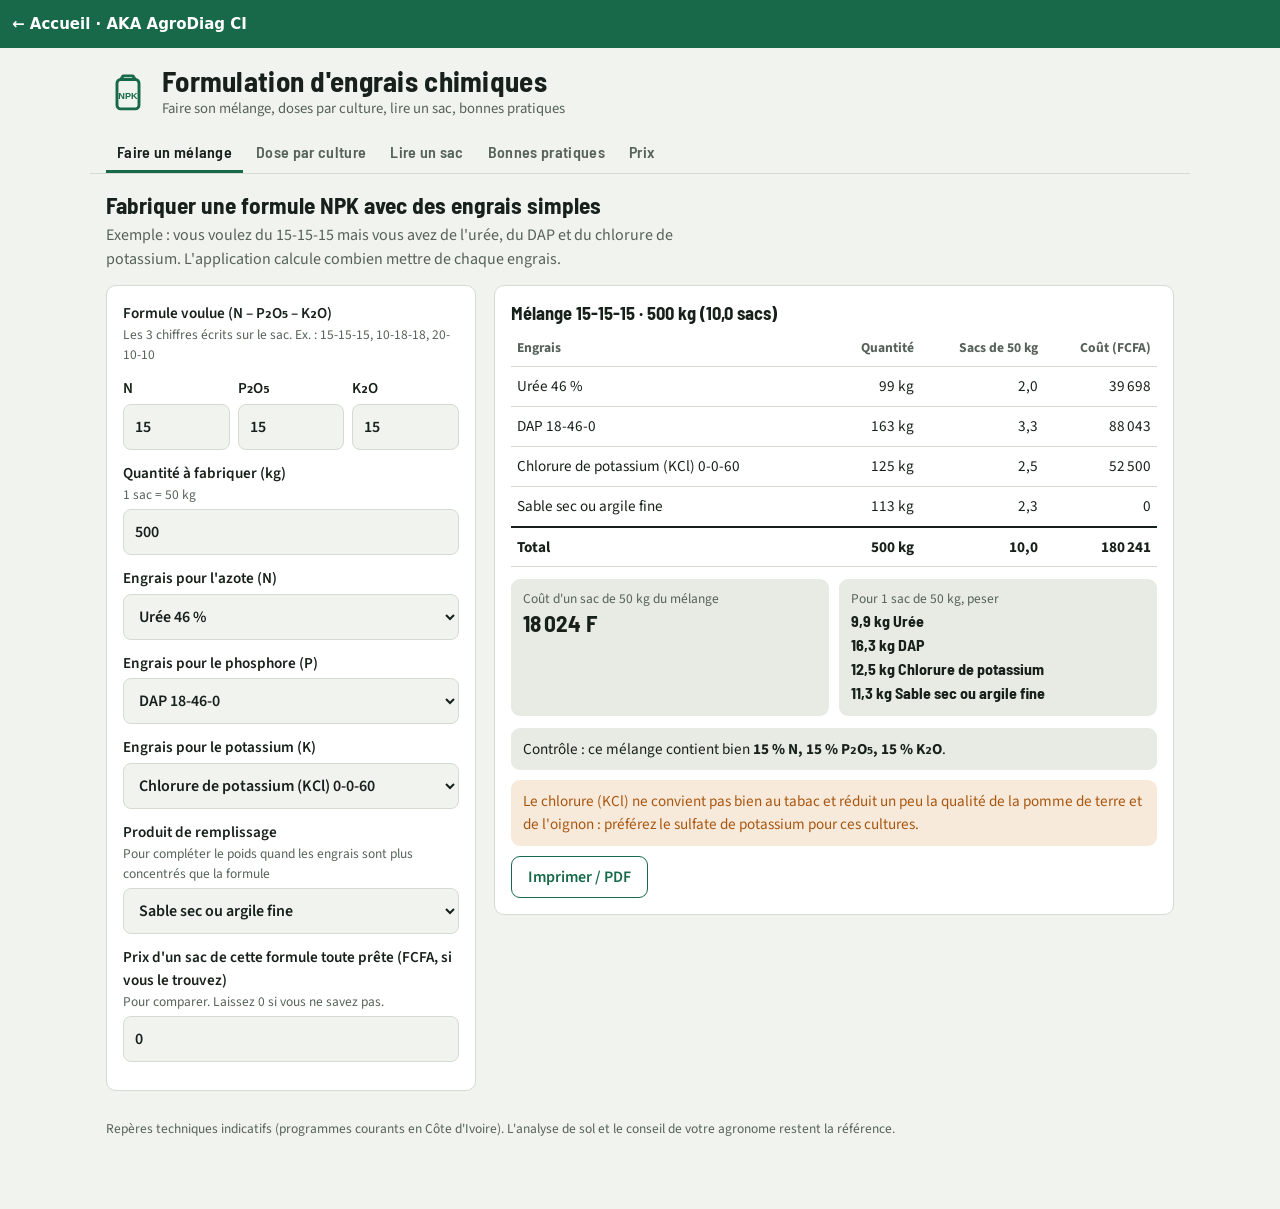
<file: app/src/main/assets/engrais/index.html>
<!doctype html>
<html lang="fr">
<head>
<meta charset="utf-8">
<meta name="viewport" content="width=device-width,initial-scale=1,viewport-fit=cover">
<title>Engrais chimiques · AKA AgroDiag CI</title>
<link rel="stylesheet" href="../assets/fonts.css">
<link rel="stylesheet" href="../assets/modules.css">
<style id="shell-back">
.shell-bar{position:relative;z-index:1000;background:#17694A;padding:6px 12px}
.shell-back{display:inline-flex;align-items:center;gap:6px;min-height:36px;font:600 15px system-ui,sans-serif;text-decoration:none;color:#fff}
@media print{.shell-bar{display:none}}
</style></head>
<body><div class="shell-bar"><a class="shell-back" href="../index.html" aria-label="Retour à l'accueil">&#8592; Accueil · AKA AgroDiag CI</a></div>
<div class="wrap">
<header class="app">
  <svg width="44" height="44" viewBox="0 0 36 36" aria-hidden="true"><rect x="9" y="7" width="18" height="24" rx="3" fill="none" stroke="#17694A" stroke-width="2.4"/><path d="M12 7l2-3h8l2 3" fill="none" stroke="#17694A" stroke-width="2.4" stroke-linejoin="round"/><text x="18" y="23" text-anchor="middle" font-size="7.5" font-weight="700" fill="#17694A" font-family="Arial">NPK</text></svg>
  <div><h1>Formulation d'engrais chimiques</h1><p>Faire son mélange, doses par culture, lire un sac, bonnes pratiques</p></div>
</header>

<nav class="tabs" aria-label="Rubriques"><div class="row" role="tablist">
  <button role="tab" data-tab="t-mel">Faire un mélange</button>
  <button role="tab" data-tab="t-dose">Dose par culture</button>
  <button role="tab" data-tab="t-sac">Lire un sac</button>
  <button role="tab" data-tab="t-bp">Bonnes pratiques</button>
  <button role="tab" data-tab="t-prix">Prix</button>
</div></nav>

<!-- ============ MÉLANGE ============ -->
<section class="tab" id="t-mel">
  <h2>Fabriquer une formule NPK avec des engrais simples</h2>
  <p class="lead">Exemple : vous voulez du 15-15-15 mais vous avez de l'urée, du DAP et du chlorure de potassium. L'application calcule combien mettre de chaque engrais.</p>
  <div class="grid">
    <div class="panel">
      <label class="f">Formule voulue (N – P₂O₅ – K₂O)
        <small>Les 3 chiffres écrits sur le sac. Ex. : 15-15-15, 10-18-18, 20-10-10</small></label>
      <div class="three">
        <label class="f">N<input type="number" id="m-n" value="15" min="0" max="46" step="1" inputmode="decimal"></label>
        <label class="f">P₂O₅<input type="number" id="m-p" value="15" min="0" max="52" step="1" inputmode="decimal"></label>
        <label class="f">K₂O<input type="number" id="m-k" value="15" min="0" max="60" step="1" inputmode="decimal"></label>
      </div>
      <label class="f">Quantité à fabriquer (kg)<small>1 sac = 50 kg</small>
        <input type="number" id="m-q" value="500" min="1" step="50" inputmode="decimal"></label>
      <label class="f">Engrais pour l'azote (N)<select id="m-sn"></select></label>
      <label class="f">Engrais pour le phosphore (P)<select id="m-sp"></select></label>
      <label class="f">Engrais pour le potassium (K)<select id="m-sk"></select></label>
      <label class="f">Produit de remplissage<small>Pour compléter le poids quand les engrais sont plus concentrés que la formule</small><select id="m-sf"></select></label>
      <label class="f">Prix d'un sac de cette formule toute prête (FCFA, si vous le trouvez)<small>Pour comparer. Laissez 0 si vous ne savez pas.</small>
        <input type="number" id="m-pc" value="0" min="0" step="500" inputmode="decimal"></label>
    </div>
    <div id="m-out"></div>
  </div>
</section>

<!-- ============ DOSE PAR CULTURE ============ -->
<section class="tab" id="t-dose" hidden>
  <h2>Combien d'engrais pour ma culture ?</h2>
  <p class="lead">Programmes de fumure courants en Côte d'Ivoire. Ils donnent la quantité pour votre surface, le nombre de sacs, la dose par pied et le coût.</p>
  <div class="grid">
    <div class="panel">
      <label class="f">Culture<select id="d-cul"></select></label>
      <div class="two">
        <label class="f">Surface<input type="number" id="d-s" value="1" min="0" step="0.25" inputmode="decimal"></label>
        <label class="f">Unité<select id="d-u"><option value="ha">hectare(s)</option><option value="m2">m²</option></select></label>
      </div>
      <label class="f">Nombre de pieds par hectare<small>Rempli selon l'écartement courant ; changez-le si votre écartement est différent</small>
        <input type="number" id="d-dens" value="0" min="0" step="100" inputmode="decimal" data-nomem></label>
      <label class="f">Fertilité du sol<select id="d-fert">
        <option value="1.2">Sol pauvre, épuisé (+20 %)</option>
        <option value="1" selected>Sol moyen</option>
        <option value="0.8">Sol riche, ou beaucoup de fumier/compost (−20 %)</option></select></label>
    </div>
    <div id="d-out"></div>
  </div>
</section>

<!-- ============ LIRE UN SAC ============ -->
<section class="tab" id="t-sac" hidden>
  <h2>Que contient mon sac ?</h2>
  <p class="lead">Les 3 chiffres d'un sac (par exemple 15-15-15) donnent, pour 100 kg d'engrais, les kilos d'azote (N), de phosphore (P₂O₅) et de potassium (K₂O).</p>
  <div class="grid">
    <div class="panel">
      <h3 style="margin-top:0">1. Ce que j'apporte</h3>
      <div class="three">
        <label class="f">N<input type="number" id="s-n" value="15" min="0" step="1" inputmode="decimal"></label>
        <label class="f">P₂O₅<input type="number" id="s-p" value="15" min="0" step="1" inputmode="decimal"></label>
        <label class="f">K₂O<input type="number" id="s-k" value="15" min="0" step="1" inputmode="decimal"></label>
      </div>
      <label class="f">Poids d'engrais (kg)<input type="number" id="s-q" value="50" min="0" step="1" inputmode="decimal"></label>
      <div id="s-out1"></div>
    </div>
    <div class="panel">
      <h3 style="margin-top:0">2. Combien d'engrais pour apporter une dose ?</h3>
      <label class="f">Élément voulu<select id="s-el"><option value="N">Azote (N)</option><option value="P">Phosphore (P₂O₅)</option><option value="K">Potassium (K₂O)</option></select></label>
      <label class="f">Dose voulue (kg par hectare)<input type="number" id="s-dose" value="60" min="0" step="5" inputmode="decimal"></label>
      <label class="f">Engrais utilisé<select id="s-prod"></select></label>
      <div id="s-out2"></div>
      <p class="note">Si l'analyse de sol donne P ou K (et pas P₂O₅ ou K₂O) : P₂O₅ = P × 2,29 et K₂O = K × 1,20.</p>
    </div>
  </div>
</section>

<!-- ============ BONNES PRATIQUES ============ -->
<section class="tab" id="t-bp" hidden>
  <div id="bp-doc">
  <h2>Bien utiliser les engrais chimiques</h2>
  <p class="lead">Un engrais mal placé ou mal stocké est de l'argent perdu. Voici les règles simples.</p>
  <div class="btns noprint"><button class="btn sec" type="button" id="bp-print">Imprimer / enregistrer en PDF</button></div>

  <h3>Où mettre l'engrais</h3>
  <figure class="ill" id="fig-place"></figure>

  <h3>Comment faire un mélange</h3>
  <figure class="ill" id="fig-mix"></figure>
  <ol class="steps">
    <li>Travaillez à l'ombre, sur une bâche propre et sèche, avec gants et cache-nez.</li>
    <li>Pesez chaque engrais (une balance ou un seau étalonné une fois avec la balance).</li>
    <li>Versez en couches : le plus gros tas d'abord, puis les autres, puis le remplissage.</li>
    <li>Retournez le tas 3 fois à la pelle, jusqu'à une couleur régulière ; écrasez les mottes.</li>
    <li>Mélangez le jour même de l'épandage si vous utilisez de l'urée avec du TSP ou du SSP (le mélange devient humide et collant).</li>
    <li>Ensachez, fermez et écrivez la formule et la date sur le sac.</li>
  </ol>
  <div class="msg warn"><b>Mélanges à éviter :</b> urée + nitrate d'ammonium (le mélange fond) ; sulfate d'ammoniaque ou DAP + chaux, dolomie ou cendre (l'azote part en gaz). Des granulés de tailles très différentes se séparent dans le sac : remuez avant d'épandre.</div>

  <h3>Reconnaître un manque d'élément sur les feuilles</h3>
  <figure class="ill" id="fig-car"></figure>

  <h3>Les 8 règles d'or</h3>
  <ol class="steps">
    <li>Épandez sur un sol humide (après une pluie), jamais avant une forte pluie annoncée.</li>
    <li>Enfouissez l'urée (2 à 5 cm) ou couvrez-la de terre : au soleil, elle part en gaz.</li>
    <li>Fractionnez l'azote : une partie au départ, le reste pendant la croissance.</li>
    <li>Ne mettez pas l'engrais contre la tige ou le tronc, ni sur les feuilles mouillées : il brûle.</li>
    <li>Désherbez avant d'épandre, sinon vous nourrissez les mauvaises herbes.</li>
    <li>Associez toujours de la matière organique (fumier, compost) : l'engrais chimique seul fatigue et acidifie le sol.</li>
    <li>Sur sol très acide (sud, bas-fonds), apportez de la dolomie ou de la chaux 2 à 4 semaines avant l'engrais.</li>
    <li>Faites une analyse de sol tous les 3 à 5 ans pour ajuster les doses.</li>
  </ol>

  <h3>Sécurité et stockage</h3>
  <figure class="ill" id="fig-stock"></figure>
  <ul class="clean">
    <li>Gants, cache-nez et bottes ; lavez-vous les mains avant de manger.</li>
    <li>Stockez dans un magasin sec et aéré, sacs sur palettes, à 10 cm du mur.</li>
    <li>Jamais dans la maison, près de la nourriture, des enfants ou des animaux.</li>
    <li>Ne réutilisez pas les sacs d'engrais pour le riz, le maïs ou l'attiéké.</li>
    <li>Nitrate d'ammonium : loin du feu, du gasoil et des produits inflammables.</li>
  </ul>
  </div>
</section>

<!-- ============ PRIX ============ -->
<section class="tab" id="t-prix" hidden>
  <h2>Prix des engrais dans votre zone</h2>
  <p class="lead">Prix d'un sac de 50 kg en FCFA. Ce sont des prix indicatifs : mettez les prix de votre magasin. Ils servent dans tous les calculs.</p>
  <div class="panel" id="prix-list"></div>
  <div class="btns"><button class="btn sec" type="button" id="prix-reset">Remettre les prix indicatifs</button></div>
</section>

<p class="foot">Repères techniques indicatifs (programmes courants en Côte d'Ivoire). L'analyse de sol et le conseil de votre agronome restent la référence.</p>
</div>

<script src="../assets/modules.js"></script>
<script>
(function(){
var $=MOD.$, fmt=MOD.fmt, num=MOD.num, esc=MOD.esc;

/* ---------- Engrais simples et composés : teneurs en % ---------- */
var PR = {
  uree:  {n:'Urée 46 %',                    N:46, P:0,  K:0,  S:0,  prix:20000, role:'N'},
  sa:    {n:'Sulfate d\'ammoniaque 21 %',     N:21, P:0,  K:0,  S:24, prix:16000, role:'N'},
  dap:   {n:'DAP 18-46-0',                   N:18, P:46, K:0,  S:0,  prix:27000, role:'P'},
  map:   {n:'MAP 11-52-0',                   N:11, P:52, K:0,  S:0,  prix:29000, role:'P'},
  tsp:   {n:'Super triple (TSP) 0-46-0',     N:0,  P:46, K:0,  S:0,  prix:23000, role:'P'},
  ssp:   {n:'Super simple (SSP) 0-18-0',     N:0,  P:18, K:0,  S:11, prix:14000, role:'P'},
  kcl:   {n:'Chlorure de potassium (KCl) 0-0-60', N:0, P:0, K:60, S:0, prix:21000, role:'K'},
  k2so4: {n:'Sulfate de potassium 0-0-50',   N:0,  P:0,  K:50, S:18, prix:30000, role:'K'},
  dolo:  {n:'Dolomie (apporte calcium et magnésium)', N:0,P:0,K:0,S:0, prix:5000, role:'F'},
  sable: {n:'Sable sec ou argile fine',      N:0,  P:0,  K:0,  S:0,  prix:0,     role:'F'},
  npk:   {n:'NPK 15-15-15',                  N:15, P:15, K:15, S:0,  prix:22000, role:'C'},
  npk2:  {n:'NPK 10-18-18',                  N:10, P:18, K:18, S:0,  prix:23000, role:'C'},
  cacao: {n:'Engrais cacao 0-23-19 (+ Mg, Ca, S)', N:0, P:23, K:19, S:0, prix:21000, role:'C'}
};
var PRIX0 = {}; Object.keys(PR).forEach(function(k){ PRIX0[k]=PR[k].prix; });
var KP='agrodiag.engrais.prix';
function loadPrix(){ var p={}; try{ p=JSON.parse(localStorage.getItem(KP)||'{}'); }catch(e){} Object.keys(PR).forEach(function(k){ if(isFinite(p[k])) PR[k].prix=+p[k]; }); }
function savePrix(){ var p={}; Object.keys(PR).forEach(function(k){ p[k]=PR[k].prix; }); try{ localStorage.setItem(KP, JSON.stringify(p)); }catch(e){} }
function prixKg(k){ return PR[k].prix/50; }
loadPrix();

function opts(sel, role, def){
  var el=$(sel); el.innerHTML = Object.keys(PR).filter(function(k){ return role.indexOf(PR[k].role)>=0; })
    .map(function(k){ return '<option value="'+k+'"'+(k===def?' selected':'')+'>'+esc(PR[k].n)+'</option>'; }).join('');
}
opts('#m-sn','N','uree'); opts('#m-sp','P','dap'); opts('#m-sk','K','kcl'); opts('#m-sf','F','sable');
opts('#s-prod','NPKC','uree');

/* ---------- 1. Mélange ---------- */
function melange(){
  var N=num('m-n'), P=num('m-p'), K=num('m-k'), Q=num('m-q');
  var sn=$('#m-sn').value, sp=$('#m-sp').value, sk=$('#m-sk').value, sf=$('#m-sf').value;
  var out=$('#m-out'), h='';
  if(Q<=0 || N+P+K<=0){ out.innerHTML='<div class="panel"><div class="msg info">Entrez une formule et une quantité.</div></div>'; return; }
  // pour 100 kg de mélange
  var aP = P>0 ? P/PR[sp].P*100 : 0;
  var aK = K>0 ? K/PR[sk].K*100 : 0;
  var nDeja = aP*PR[sp].N/100;
  var nReste = N - nDeja;
  var aN = nReste>0 ? nReste/PR[sn].N*100 : 0;
  var somme = aP+aK+aN, rempl = 100-somme;
  var lignes=[], msgs=[];
  if(nReste < -0.25){
    msgs.push('<div class="msg crit"><b>Trop d\'azote :</b> pour avoir '+fmt(P)+' de P₂O₅, le '+esc(PR[sp].n)+' apporte déjà '+fmt(nDeja,1)+' d\'azote, plus que les '+fmt(N)+' voulus. Choisissez le super triple (TSP) ou le super simple (SSP) comme source de phosphore.</div>');
  }
  if(rempl < -0.5){
    var f=100/somme;
    msgs.push('<div class="msg crit"><b>Formule impossible avec ces engrais :</b> ils sont trop peu concentrés (il faudrait '+fmt(somme,0)+' kg pour 100 kg). Avec eux, la formule la plus forte possible est environ <b>'+fmt(N*f,0)+'-'+fmt(P*f,0)+'-'+fmt(K*f,0)+'</b>. Prenez des engrais plus concentrés (urée, DAP ou TSP, KCl) ou baissez la formule.</div>');
  }
  if(msgs.length){ out.innerHTML='<div class="panel">'+msgs.join('')+'</div>'; return; }
  if(aN>0) lignes.push([sn,aN]); if(aP>0) lignes.push([sp,aP]); if(aK>0) lignes.push([sk,aK]); if(rempl>0.05) lignes.push([sf,rempl]);
  var tot=0, S=0, rows=lignes.map(function(l){
    var kg=l[1]*Q/100, c=kg*prixKg(l[0]); tot+=c; S+=l[1]*PR[l[0]].S/100;
    return '<tr><td>'+esc(PR[l[0]].n)+'</td><td class="n">'+fmt(kg, kg<10?1:0)+' kg</td><td class="n">'+fmt(kg/50,1)+'</td><td class="n">'+fmt(c)+'</td></tr>';
  }).join('');
  var cSac = tot/Q*50, pc=num('m-pc');
  h+='<div class="panel" id="m-doc">';
  h+='<h3 style="margin-top:0">Mélange '+fmt(N)+'-'+fmt(P)+'-'+fmt(K)+' · '+fmt(Q)+' kg ('+fmt(Q/50,1)+' sacs)</h3>';
  h+='<div class="tblw"><table><thead><tr><th>Engrais</th><th class="n">Quantité</th><th class="n">Sacs de 50 kg</th><th class="n">Coût (FCFA)</th></tr></thead><tbody>'+rows+
     '<tr class="tot"><td>Total</td><td class="n">'+fmt(Q)+' kg</td><td class="n">'+fmt(Q/50,1)+'</td><td class="n">'+fmt(tot)+'</td></tr></tbody></table></div>';
  h+='<div class="kpis" style="margin-top:12px"><div class="kpi"><span>Coût d\'un sac de 50 kg du mélange</span><b>'+fmt(cSac)+' F</b></div>';
  h+='<div class="kpi"><span>Pour 1 sac de 50 kg, peser</span><b style="font-size:1rem;line-height:1.35">'+lignes.map(function(l){ return fmt(l[1]/2, 1)+' kg '+esc(PR[l[0]].n.split(' (')[0].split(' 0-')[0].split(' 1')[0].split(' 4')[0].split(' 2')[0]); }).join('<br>')+'</b></div></div>';
  if(pc>0){
    var d=pc-cSac;
    h+= d>0 ? '<div class="msg ok"><b>Économie :</b> '+fmt(d)+' F par sac, soit '+fmt(d*Q/50)+' F pour '+fmt(Q/50,1)+' sacs, par rapport à la formule toute prête.</div>'
            : '<div class="msg warn">Le mélange coûte '+fmt(-d)+' F de plus par sac que la formule toute prête : achetez plutôt la formule toute prête.</div>';
  }
  h+='<div class="msg info">Contrôle : ce mélange contient bien <b>'+fmt(N,0)+' % N, '+fmt(P,0)+' % P₂O₅, '+fmt(K,0)+' % K₂O</b>'+(S>0.5?' et environ '+fmt(S,0)+' % de soufre (S)':'')+'.</div>';
  var w=[];
  if(sn==='uree' && (sp==='tsp'||sp==='ssp')) w.push('Urée + '+(sp==='tsp'?'TSP':'SSP')+' : le mélange prend l\'humidité et colle. Mélangez <b>le jour même</b> de l\'épandage.');
  if(sf==='dolo' && (sn==='sa'||sp==='dap'||sp==='map'||sn==='uree')) w.push('Dolomie avec un engrais azoté ammoniacal (urée, sulfate d\'ammoniaque, DAP, MAP) : de l\'azote peut partir en gaz si le mélange est humide. Mélangez juste avant l\'épandage, ou prenez du sable sec comme remplissage et apportez la dolomie à part.');
  if(sk==='kcl') w.push('Le chlorure (KCl) ne convient pas bien au tabac et réduit un peu la qualité de la pomme de terre et de l\'oignon : préférez le sulfate de potassium pour ces cultures.');
  if(w.length) h+='<div class="msg warn">'+w.join('<br>')+'</div>';
  h+='<div class="btns"><button class="btn sec" type="button" onclick="MOD.print(document.getElementById(\'m-doc\'),\'Mélange d\\\'engrais\')">Imprimer / PDF</button></div>';
  h+='</div>';
  out.innerHTML=h;
}

/* ---------- 2. Programmes par culture (kg/ha) ---------- */
var CUL = {
  mais:   {n:'Maïs', dens:53000, ec:'75 × 25 cm', prog:[
    ['npk',200,'Au semis ou 10–15 jours après la levée','En poquet à 5–10 cm du plant, recouvrir de terre'],
    ['uree',100,'30–40 jours après le semis (avant le buttage)','En ligne le long des plants, puis butter pour enfouir']]},
  rizirr: {n:'Riz irrigué / bas-fond (repiqué)', dens:250000, ec:'20 × 20 cm', prog:[
    ['npk',250,'Fumure de fond : avant le repiquage ou 7 jours après','À la volée sur sol boueux, bien répartir'],
    ['uree',75,'Tallage : 20–25 jours après le repiquage','À la volée sur une lame d\'eau faible, fermer entrées et sorties d\'eau 3 jours'],
    ['uree',75,'Initiation paniculaire : 50–60 jours après le repiquage','Même méthode']]},
  rizpl:  {n:'Riz pluvial', dens:250000, ec:'20 × 20 cm', prog:[
    ['npk',200,'Au semis ou 15 jours après la levée','En ligne ou à la volée après désherbage'],
    ['uree',50,'Tallage : 25–30 jours après le semis','Sur sol humide, après désherbage'],
    ['uree',50,'Initiation paniculaire : 50–60 jours après le semis','Sur sol humide']]},
  tomate: {n:'Tomate', dens:20000, ec:'100 × 50 cm', prog:[
    ['npk',300,'Au repiquage ou 7 jours après (avec 20 t/ha de fumier ou compost au fond)','En couronne à 10 cm du pied, enfouir légèrement'],
    ['uree',50,'3 semaines après le repiquage','En couronne, puis arroser'],
    ['k2so4',100,'Début de la floraison','En couronne, puis arroser (améliore la qualité des fruits)']]},
  piment: {n:'Piment', dens:25000, ec:'80 × 50 cm', prog:[
    ['npk',300,'Au repiquage ou 7 jours après (avec fumier ou compost au fond)','En couronne à 10 cm du pied'],
    ['uree',50,'3–4 semaines après le repiquage','En couronne, puis arroser'],
    ['npk',100,'Début de la floraison','En couronne, puis arroser']]},
  aub:    {n:'Aubergine', dens:13300, ec:'100 × 75 cm', prog:[
    ['npk',300,'Au repiquage ou 7 jours après (avec fumier ou compost au fond)','En couronne à 10 cm du pied'],
    ['uree',50,'3 semaines après le repiquage','En couronne, puis arroser'],
    ['npk',100,'Début des récoltes','En couronne, pour prolonger la production']]},
  gombo:  {n:'Gombo', dens:41600, ec:'60 × 40 cm', prog:[
    ['npk',200,'Au semis ou 15 jours après la levée','En poquet à 5–10 cm du plant'],
    ['uree',50,'30 jours après le semis','En ligne, puis arroser ou après une pluie']]},
  chou:   {n:'Chou', dens:33300, ec:'60 × 50 cm', prog:[
    ['npk',400,'Au repiquage (avec fumier ou compost au fond)','En couronne à 10 cm du pied'],
    ['uree',75,'3 semaines après le repiquage','En couronne, puis arroser'],
    ['uree',75,'Début de la pommaison','En couronne, puis arroser']]},
  oignon: {n:'Oignon', dens:400000, ec:'20 × 12,5 cm', prog:[
    ['npk',300,'Au repiquage','À la volée sur la planche, griffer légèrement'],
    ['uree',50,'3 semaines après le repiquage','Entre les lignes, puis arroser'],
    ['uree',50,'6 semaines après le repiquage (plus d\'azote ensuite : mauvaise conservation)','Entre les lignes, puis arroser']]},
  laitue: {n:'Laitue', dens:111000, ec:'30 × 30 cm', prog:[
    ['npk',200,'Au repiquage (avec compost)','À la volée sur la planche'],
    ['uree',50,'2 semaines après le repiquage','Entre les plants, puis arroser']]},
  manioc: {n:'Manioc', dens:10000, ec:'1 × 1 m', prog:[
    ['npk',200,'1 à 2 mois après la plantation','En couronne à 10–15 cm de la tige, enfouir'],
    ['kcl',100,'3 à 4 mois après la plantation','En couronne, enfouir (grossit les tubercules)']]},
  igname: {n:'Igname', dens:10000, ec:'1 × 1 m', prog:[
    ['npk',200,'1 à 2 mois après la levée','En couronne à 15 cm de la tige, sur la butte, enfouir'],
    ['kcl',100,'3 mois après la levée','En couronne, enfouir']]},
  plant:  {n:'Banane plantain', dens:1667, ec:'3 × 2 m', prog:[
    ['npk',300,'1 mois après la plantation','En couronne à 30–50 cm du pied'],
    ['uree',75,'3 mois après la plantation','En couronne'],
    ['kcl',150,'3 mois après la plantation','En couronne'],
    ['uree',75,'5 mois après la plantation','En couronne'],
    ['kcl',150,'5 mois après la plantation','En couronne']]},
  cacao:  {n:'Cacao (verger en production)', dens:1111, ec:'3 × 3 m', prog:[
    ['cacao',150,'Début de la grande saison des pluies (avril–mai)','En couronne de 50 cm à 1 m autour du tronc, sur sol désherbé'],
    ['cacao',150,'Début de la petite saison des pluies (septembre–octobre)','Même méthode']]},
  palm:   {n:'Palmier à huile (en production)', dens:143, ec:'9 m en triangle', prog:[
    ['uree',100,'Début de la saison des pluies (≈ 0,7 kg par arbre)','En couronne de 1 à 2 m autour du stipe, sur la zone désherbée'],
    ['kcl',250,'En 2 fois pendant la saison des pluies (≈ 1,75 kg par arbre)','En couronne, ou sur les palmes coupées entassées']]}
};
(function(){ var el=$('#d-cul'); el.innerHTML=Object.keys(CUL).map(function(k){ return '<option value="'+k+'">'+esc(CUL[k].n)+'</option>'; }).join(''); })();

function dose(){
  var c=CUL[$('#d-cul').value]; if(!c) return;
  var s=num('d-s'); var ha = $('#d-u').value==='m2' ? s/10000 : s;
  var dens=num('d-dens')||c.dens, f=+$('#d-fert').value||1;
  var pieds=dens*ha, tot=0, tN=0,tP=0,tK=0, parProd={};
  var rows=c.prog.map(function(p,i){
    var kgha=p[1]*f, kg=kgha*ha, cost=kg*prixKg(p[0]), gp = dens>0 ? kgha*1000/dens : 0;
    tot+=cost; tN+=kgha*PR[p[0]].N/100; tP+=kgha*PR[p[0]].P/100; tK+=kgha*PR[p[0]].K/100;
    parProd[p[0]]=(parProd[p[0]]||0)+kg;
    return '<tr><td><b>'+(i+1)+'. '+esc(p[2])+'</b><br><span class="note">'+esc(p[3])+'</span></td><td>'+esc(PR[p[0]].n)+'</td>'+
      '<td class="n">'+fmt(kgha,0)+'</td><td class="n">'+MOD.kg(kg)+'</td><td class="n">'+(dens>0?MOD.g(gp):'–')+'</td></tr>';
  }).join('');
  var achats=Object.keys(parProd).map(function(k){ var sacs=Math.ceil(parProd[k]/50 - 1e-9); return '<li><b>'+esc(PR[k].n)+'</b> : '+MOD.kg(parProd[k])+' → '+sacs+' sac'+(sacs>1?'s':'')+' de 50 kg</li>'; }).join('');
  var h='<div class="panel" id="d-doc">';
  h+='<h3 style="margin-top:0">'+esc(c.n)+' · '+(ha<1?fmt(ha*10000,0)+' m²':fmt(ha,2)+' ha')+'</h3>';
  h+='<div class="kpis"><div class="kpi"><span>Coût total des engrais</span><b>'+fmt(tot)+' F</b></div><div class="kpi"><span>Coût par hectare</span><b>'+fmt(ha>0?tot/ha:0)+' F</b></div><div class="kpi"><span>Nombre de pieds</span><b>'+fmt(pieds)+'</b></div></div>';
  h+='<div class="tblw"><table><thead><tr><th>Quand et comment</th><th>Engrais</th><th class="n">kg/ha</th><th class="n">Pour votre surface</th><th class="n">Par pied</th></tr></thead><tbody>'+rows+'</tbody></table></div>';
  h+='<h3>À acheter</h3><ul class="clean">'+achats+'</ul>';
  h+='<div class="msg info">Le programme apporte par hectare : <b>'+fmt(tN,0)+' kg N, '+fmt(tP,0)+' kg P₂O₅, '+fmt(tK,0)+' kg K₂O</b>. Écartement de référence : '+esc(c.ec)+'. Pour 100 m² (une planche de 1 m × 100 m), divisez les kg/ha par 100.</div>';
  h+='<p class="note">Astuce : pour la dose par pied, pesez une fois la quantité dans une petite boîte ou un bouchon, puis utilisez toujours la même mesure.</p>';
  h+='<div class="btns"><button class="btn sec" type="button" onclick="MOD.print(document.getElementById(\'d-doc\'),\'Fumure '+esc(c.n).replace(/'/g,'')+'\')">Imprimer / PDF</button></div></div>';
  $('#d-out').innerHTML=h;
}
$('#d-cul').addEventListener('change', function(){ $('#d-dens').value=CUL[this.value].dens; dose(); });

/* ---------- 3. Lire un sac ---------- */
function sac(){
  var q=num('s-q'), n=num('s-n'), p=num('s-p'), k=num('s-k');
  $('#s-out1').innerHTML='<div class="kpis"><div class="kpi"><span>Azote N</span><b>'+fmt(q*n/100,1)+' kg</b></div><div class="kpi"><span>Phosphore P₂O₅</span><b>'+fmt(q*p/100,1)+' kg</b></div><div class="kpi"><span>Potassium K₂O</span><b>'+fmt(q*k/100,1)+' kg</b></div></div>'+
    '<p class="note">Le reste du poids ('+fmt(q*(100-n-p-k)/100,1)+' kg) est la partie qui porte les éléments (et parfois du soufre, du calcium ou du magnésium).</p>';
  var el=$('#s-el').value, pr=PR[$('#s-prod').value], d=num('s-dose'), t=pr[el];
  $('#s-out2').innerHTML = t>0 ? '<div class="kpis"><div class="kpi"><span>Engrais à apporter</span><b>'+fmt(d/t*100,0)+' kg/ha</b></div><div class="kpi"><span>Soit</span><b>'+fmt(d/t*100/50,1)+' sacs/ha</b></div></div>'
    + ((pr.N&&el!=='N')||(pr.P&&el!=='P')||(pr.K&&el!=='K') ? '<p class="note">Cette quantité apporte aussi : '+['N','P','K'].filter(function(e){return e!==el&&pr[e];}).map(function(e){ return fmt(d/t*pr[e],0)+' kg '+(e==='N'?'N':e==='P'?'P₂O₅':'K₂O'); }).join(', ')+'.</p>':'')
    : '<div class="msg warn">Cet engrais ne contient pas cet élément.</div>';
}

/* ---------- Prix ---------- */
function prixUI(){
  $('#prix-list').innerHTML='<div class="two">'+Object.keys(PR).filter(function(k){return k!=='sable';}).map(function(k){
    return '<label class="f">'+esc(PR[k].n)+'<input type="number" min="0" step="500" inputmode="decimal" data-nomem data-pk="'+k+'" value="'+PR[k].prix+'"></label>'; }).join('')+'</div>';
  MOD.$$('#prix-list input').forEach(function(i){ i.addEventListener('input', function(){ PR[i.dataset.pk].prix=Math.max(0,parseFloat(i.value)||0); savePrix(); melange(); dose(); }); });
}
$('#prix-reset').addEventListener('click', function(){ Object.keys(PRIX0).forEach(function(k){ PR[k].prix=PRIX0[k]; }); savePrix(); prixUI(); melange(); dose(); });

/* ---------- Images ---------- */
var INK='#17201A', G='#3E8A5A', GL='#7CB342', BR='#8D6E4A', SOIL='#C9A57A', GR='#F2C14E';
function svg(w,h,body){ return '<svg viewBox="0 0 '+w+' '+h+'" xmlns="http://www.w3.org/2000/svg" font-family="Arial, sans-serif" role="img">'+body+'</svg>'; }
function t(x,y,s,o){ o=o||{}; return '<text x="'+x+'" y="'+y+'" font-size="'+(o.fs||13)+'" fill="'+(o.c||INK)+'" text-anchor="'+(o.a||'middle')+'" font-weight="'+(o.b?'700':'400')+'">'+s+'</text>'; }
function grains(cx,cy,r,n,col){ var s=''; for(var i=0;i<n;i++){ var a=i*2.399, d=r*Math.sqrt((i+.5)/n); s+='<circle cx="'+(cx+d*Math.cos(a)).toFixed(1)+'" cy="'+(cy+d*Math.sin(a)*.45).toFixed(1)+'" r="2.2" fill="'+(col||'#fff')+'" stroke="#888" stroke-width=".6"/>'; } return s; }
function plantule(x,y,h){ return '<path d="M'+x+' '+y+'v-'+h+'" stroke="'+G+'" stroke-width="3"/><path d="M'+x+' '+(y-h*.6)+'c-14 -4 -18 -14 -18 -22 10 0 18 8 18 22zM'+x+' '+(y-h*.75)+'c14 -4 18 -14 18 -22 -10 0 -18 8 -18 22z" fill="'+GL+'"/>'; }
function figPlace(){
  var s='<rect width="640" height="300" fill="#fff"/>';
  // 1 poquet
  s+='<rect x="10" y="190" width="200" height="90" fill="'+SOIL+'"/>'+plantule(90,190,70)+'<path d="M128 190 q8 14 0 22 q-8 -8 0 -22" fill="#8a6a45"/>'+grains(128,203,7,7);
  s+='<path d="M92 175 h34" stroke="#B3261E" stroke-width="1.5" marker-end="url(#ar)"/>'+t(110,168,'5–10 cm',{fs:11,c:'#B3261E'});
  s+=t(110,30,'1. En poquet',{b:1,fs:15})+t(110,50,'Maïs, gombo, légumes :',{fs:12})+t(110,66,'un petit trou à côté du plant,',{fs:12})+t(110,82,'puis recouvrir de terre',{fs:12});
  // 2 couronne
  s+='<rect x="220" y="190" width="200" height="90" fill="'+SOIL+'"/>';
  s+='<rect x="314" y="110" width="12" height="80" fill="'+BR+'"/><ellipse cx="320" cy="100" rx="80" ry="38" fill="'+G+'"/>';
  s+='<ellipse cx="320" cy="200" rx="70" ry="12" fill="none" stroke="#fff" stroke-width="9" stroke-dasharray="3 3"/>'+'<line x1="250" y1="138" x2="250" y2="196" stroke="#B3261E" stroke-dasharray="4 3"/><line x1="390" y1="138" x2="390" y2="196" stroke="#B3261E" stroke-dasharray="4 3"/>';
  s+=t(320,30,'2. En couronne',{b:1,fs:15})+t(320,50,'Arbres, bananier, cacao :',{fs:12})+t(320,66,'sous le bord du feuillage,',{fs:12})+t(320,82,'jamais contre le tronc',{fs:12})+t(320,266,'zone où sont les racines',{fs:11,c:'#fff',b:1});
  // 3 bande/volée
  s+='<rect x="430" y="190" width="200" height="90" fill="'+SOIL+'"/>';
  for(var i=0;i<5;i++) s+=plantule(455+i*38,190,38);
  s+='<line x1="445" y1="198" x2="620" y2="198" stroke="#fff" stroke-width="5" stroke-dasharray="2 3"/>';
  s+=t(530,30,'3. En ligne ou à la volée',{b:1,fs:15})+t(530,50,'Riz, oignon, planches :',{fs:12})+t(530,66,'bien répartir sur sol humide,',{fs:12})+t(530,82,'griffer pour enfouir',{fs:12});
  s='<defs><marker id="ar" viewBox="0 0 10 10" refX="9" refY="5" markerWidth="6" markerHeight="6" orient="auto"><path d="M0 0L10 5L0 10z" fill="#B3261E"/></marker></defs>'+s;
  return svg(640,300,s)+'<figcaption>Les 3 façons de placer l\'engrais. Les points blancs représentent les granulés.</figcaption>';
}
function figMix(){
  var s='<rect width="640" height="230" fill="#fff"/><ellipse cx="320" cy="190" rx="300" ry="26" fill="#4a7fb5" opacity=".25"/>';
  var items=[['Urée','#fff',90],['DAP','#6d5a4a',200],['KCl','#d98b6a',310]];
  items.forEach(function(it){ s+='<path d="M'+(it[2]-45)+' 182 q45 -70 90 0z" fill="'+it[1]+'" stroke="#999"/>'+t(it[2],205,it[0],{b:1}); });
  s+='<path d="M372 150 h40" stroke="'+INK+'" stroke-width="3" marker-end="url(#ar2)"/>';
  s+='<path d="M430 182 q75 -100 150 0z" fill="#b7a089" stroke="#999"/>'+grains(505,160,40,40,'#fff')+grains(505,165,40,25,'#6d5a4a')+grains(505,170,40,20,'#d98b6a')+t(505,205,'Mélange régulier',{b:1});
  s+='<path d="M560 60 l40 70" stroke="'+BR+'" stroke-width="5"/><path d="M590 120 l26 22 -14 12 -22 -24z" fill="#777"/>'+t(505,40,'Retourner 3 fois à la pelle',{fs:13});
  s+=t(200,40,'Sur une bâche, à l\'ombre, peser chaque engrais',{fs:13});
  s='<defs><marker id="ar2" viewBox="0 0 10 10" refX="9" refY="5" markerWidth="7" markerHeight="7" orient="auto"><path d="M0 0L10 5L0 10z" fill="'+INK+'"/></marker></defs>'+s;
  return svg(640,230,s)+'<figcaption>Faire son mélange : les engrais pesés sont versés en tas puis retournés jusqu\'à une couleur régulière.</figcaption>';
}
function leaf(x,y,kind){
  var base='#4E9A3F', p='M'+x+' '+(y+70)+' C'+(x-38)+' '+(y+40)+' '+(x-34)+' '+(y-10)+' '+x+' '+(y-40)+' C'+(x+34)+' '+(y-10)+' '+(x+38)+' '+(y+40)+' '+x+' '+(y+70)+'z';
  var s='';
  if(kind==='N') s+='<path d="'+p+'" fill="#D8D25A"/>';
  else if(kind==='P') s+='<path d="'+p+'" fill="#3F6E3A"/><path d="'+p+'" fill="#7B3F8C" opacity=".45"/>';
  else if(kind==='K') s+='<path d="'+p+'" fill="'+base+'"/><path d="'+p+'" fill="none" stroke="#8B5A2B" stroke-width="9"/><path d="'+p+'" fill="none" stroke="#D9B44A" stroke-width="3" transform="translate(0,0)"/>';
  else if(kind==='Mg'){ s+='<path d="'+p+'" fill="#E2D96A"/>'; }
  else s+='<path d="'+p+'" fill="'+base+'"/>';
  // nervures
  var nerv='<path d="M'+x+' '+(y+70)+'V'+(y-36)+'" stroke="'+(kind==='Mg'?'#3D8B3D':'#2E5E2A')+'" stroke-width="'+(kind==='Mg'?5:2)+'"/>';
  for(var i=0;i<4;i++){ var yy=y+46-i*22; nerv+='<path d="M'+x+' '+yy+' l-22 -14M'+x+' '+yy+' l22 -14" stroke="'+(kind==='Mg'?'#3D8B3D':'#2E5E2A')+'" stroke-width="'+(kind==='Mg'?4:1.5)+'"/>'; }
  return s+nerv;
}
function figCar(){
  var s='<rect width="640" height="260" fill="#fff"/>';
  var L=[['ok','Feuille saine','vert foncé','régulier'],['N','Manque d\'azote','vieilles feuilles','jaune clair'],['P','Manque de P','feuilles foncées,','violacées'],['K','Manque de K','bords brûlés','(vieilles feuilles)'],['Mg','Manque de Mg','jaune entre','les nervures']];
  L.forEach(function(l,i){ var x=64+i*128; s+=leaf(x,90,l[0])+t(x,195,l[1],{b:1,fs:12})+t(x,213,l[2],{fs:11})+(l[3]?t(x,229,l[3],{fs:11}):''); });
  return svg(640,260,s)+'<figcaption>Signes de carence les plus courants. Confirmez avec l\'agronome ou une analyse : une maladie ou un sol trop mouillé peuvent donner des signes proches.</figcaption>';
}
function figStock(){
  var s='<rect width="640" height="220" fill="#fff"/><path d="M60 70 L320 20 L580 70 V200 H60z" fill="#EFEAE0" stroke="'+INK+'" stroke-width="2"/>';
  s+='<rect x="100" y="178" width="300" height="12" fill="'+BR+'"/>';
  for(var r=0;r<3;r++) for(var c=0;c<5;c++) s+='<rect x="'+(104+c*58)+'" y="'+(146-r*32)+'" width="54" height="30" rx="5" fill="#fff" stroke="#777"/>'+t(131+c*58,166-r*32,'50 kg',{fs:10});
  s+='<line x1="410" y1="190" x2="410" y2="80" stroke="#B3261E" stroke-dasharray="4 3"/>'+t(470,110,'10 cm du mur',{fs:12,c:'#B3261E'})+t(250,210,'Palettes : les sacs ne touchent pas le sol',{fs:12});
  s+='<rect x="470" y="130" width="70" height="40" fill="#bfe3f5" stroke="'+INK+'"/>'+t(505,185,'Aération',{fs:12});
  s+='<g transform="translate(560,40)"><circle r="22" fill="#fff" stroke="#B3261E" stroke-width="4"/><path d="M-15 15L15 -15" stroke="#B3261E" stroke-width="4"/><path d="M-8 6c0-8 8-6 8-14 4 6 8 8 8 14 0 6-16 6-16 0z" fill="#E8833A"/></g>';
  return svg(640,220,s)+'<figcaption>Magasin sec et aéré, sacs sur palettes, loin du feu, de la nourriture et des enfants.</figcaption>';
}
$('#fig-place').innerHTML=figPlace(); $('#fig-mix').innerHTML=figMix(); $('#fig-car').innerHTML=figCar(); $('#fig-stock').innerHTML=figStock();
$('#bp-print').addEventListener('click', function(){ MOD.print($('#bp-doc'),'Bonnes pratiques engrais'); });

/* ---------- Démarrage ---------- */
MOD.remember('agrodiag.engrais');
if(!num('d-dens')) $('#d-dens').value=CUL[$('#d-cul').value].dens;
prixUI();
MOD.$$('#t-mel input,#t-mel select').forEach(function(e){ e.addEventListener('input', melange); });
MOD.$$('#t-dose input,#t-dose select').forEach(function(e){ e.addEventListener('input', dose); });
MOD.$$('#t-sac input,#t-sac select').forEach(function(e){ e.addEventListener('input', sac); });
melange(); dose(); sac(); MOD.tabs();
})();
</script>
</body>
</html>
</file>
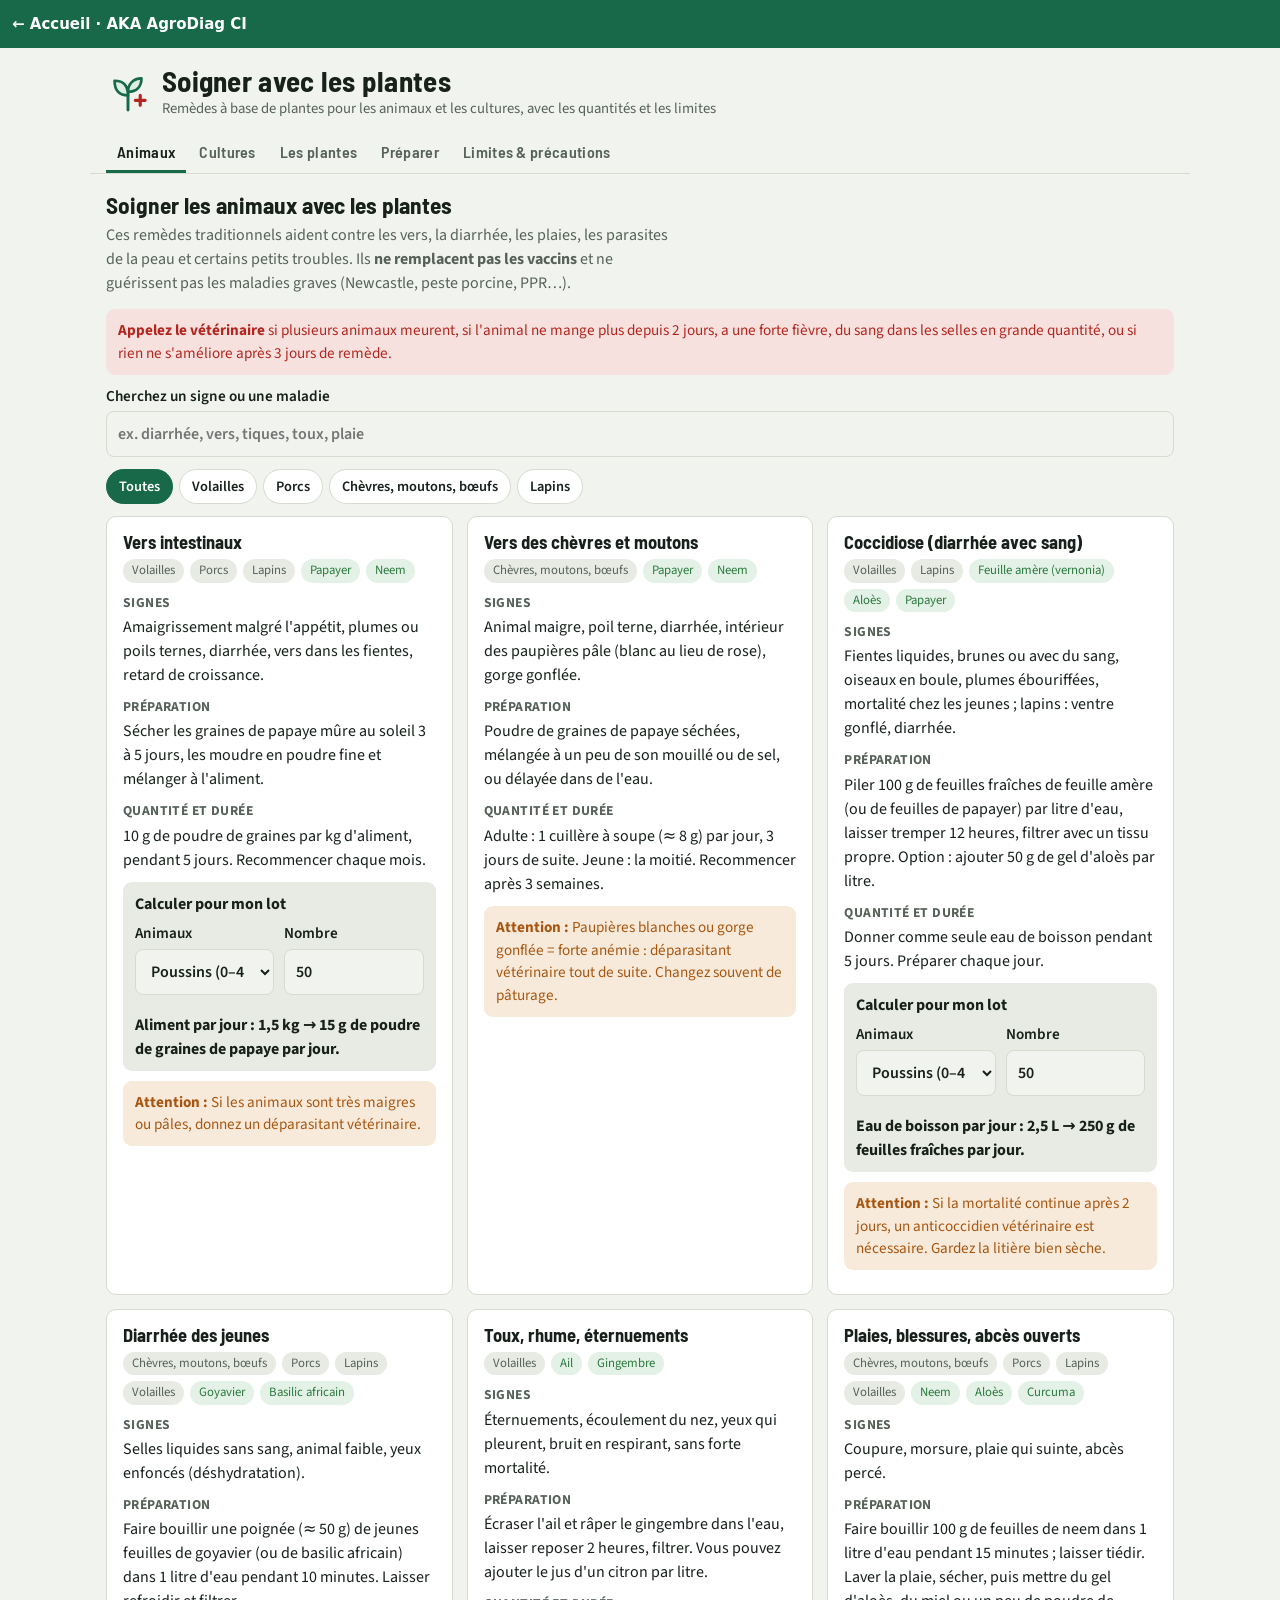
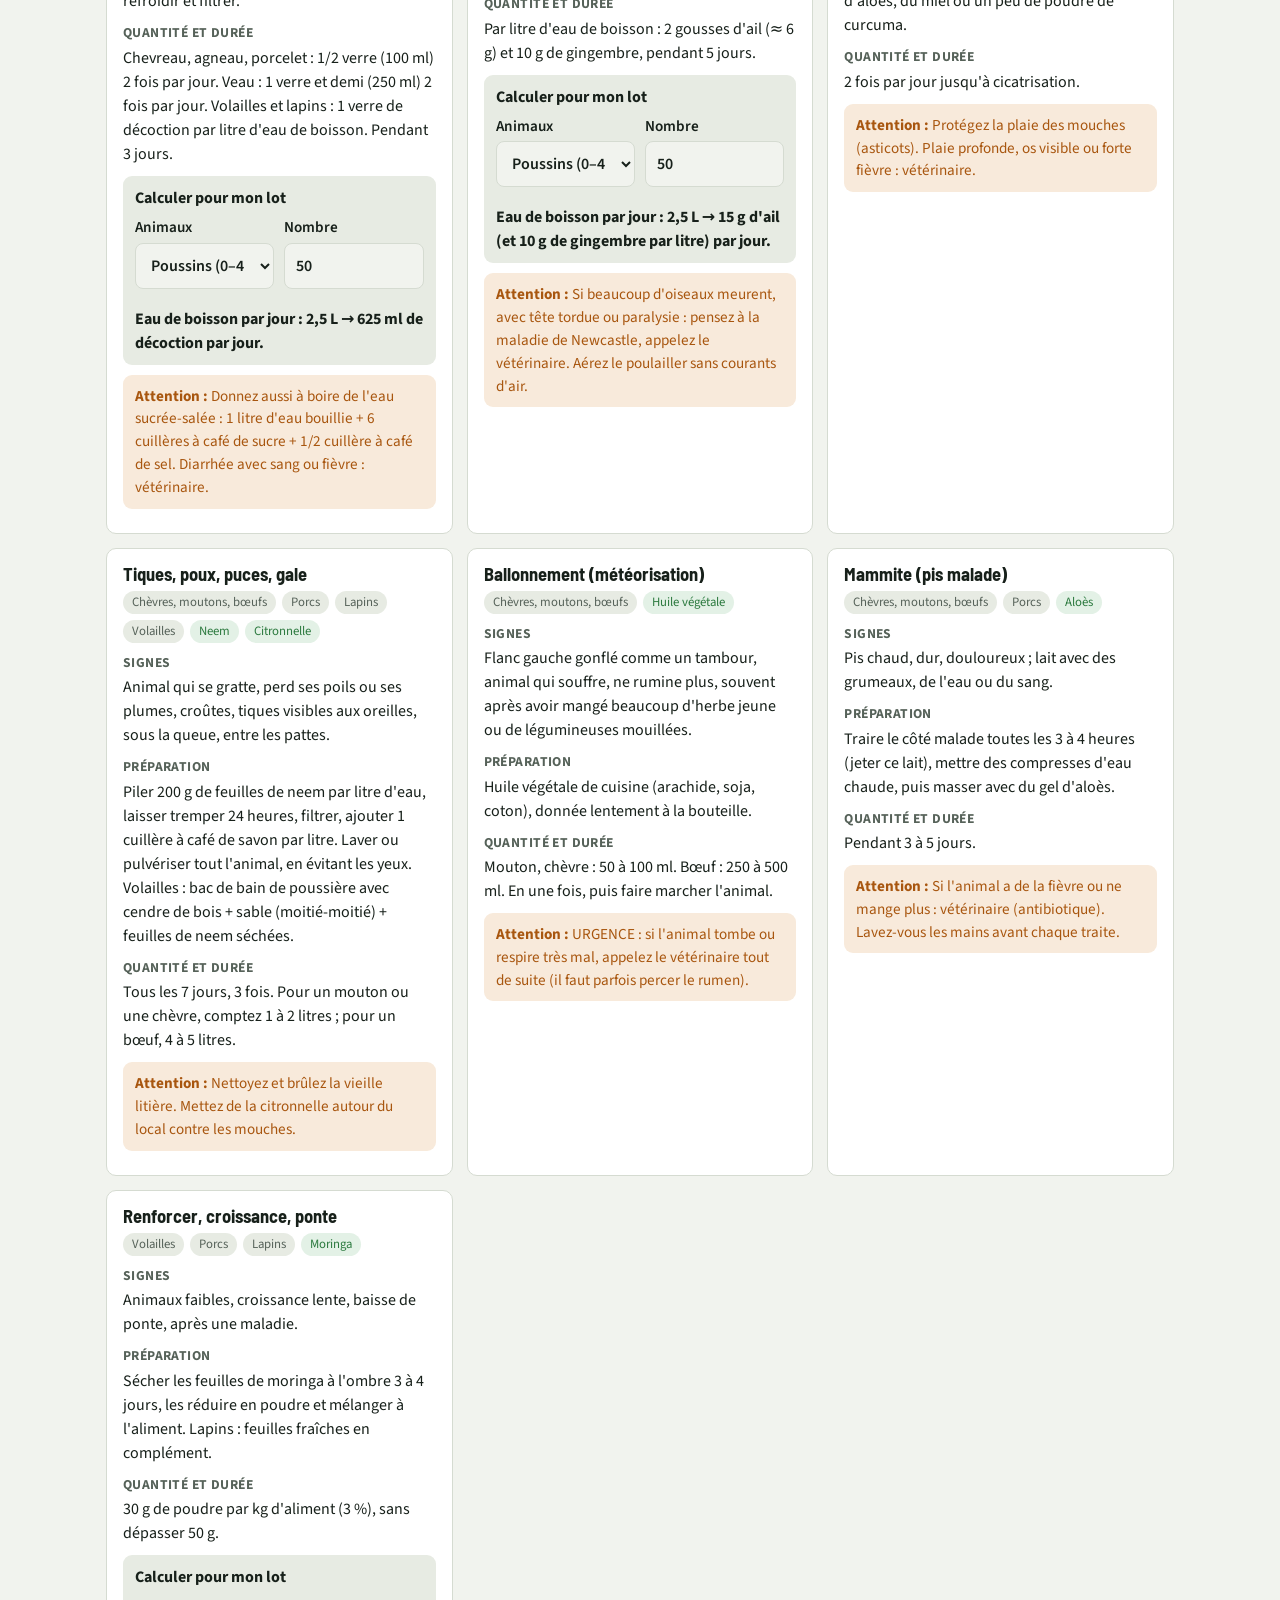
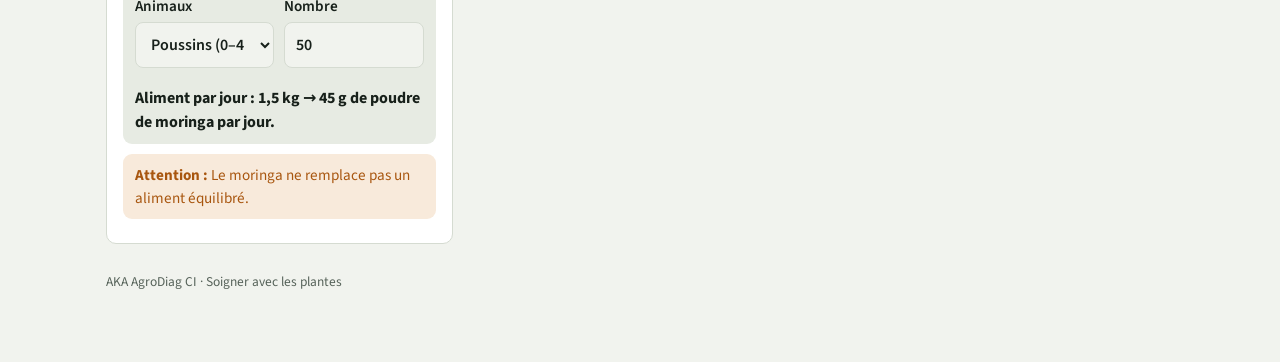
<file: app/src/main/assets/plantes/index.html>
<!doctype html>
<html lang="fr">
<head>
<meta charset="utf-8">
<meta name="viewport" content="width=device-width,initial-scale=1,viewport-fit=cover">
<title>Soigner avec les plantes · AKA AgroDiag CI</title>
<link rel="stylesheet" href="../assets/fonts.css">
<link rel="stylesheet" href="../assets/modules.css">
<style>
.pl-ill{width:88px;height:88px;flex:none;border-radius:10px;background:var(--accent-soft);display:grid;place-items:center}
.pl-head{display:flex;gap:12px;align-items:flex-start}
.pl-head h3{margin:2px 0 0}
.pl-head .sci{font-style:italic;color:var(--muted);font-size:.9rem;margin:0}
.rem h3{margin-top:0}
.rem .lbl{font-weight:700;font-size:.85rem;color:var(--muted);text-transform:uppercase;letter-spacing:.03em;margin:10px 0 2px}
.rem p{margin:2px 0}
.filters{display:flex;gap:6px;flex-wrap:wrap;margin:0 0 12px}
.filters button{font:600 .9rem var(--body);padding:6px 12px;border-radius:999px;border:1px solid var(--line);background:var(--surface);color:var(--ink);cursor:pointer}
.filters button[aria-pressed="true"]{background:var(--accent);border-color:var(--accent);color:var(--accent-ink)}
.calc{background:var(--sunk);border-radius:9px;padding:10px 12px;margin-top:10px}
.calc .two{margin-top:6px}
.calc output{display:block;font-weight:700;margin-top:6px}
</style>
<style id="shell-back">
.shell-bar{position:relative;z-index:1000;background:#17694A;padding:6px 12px}
.shell-back{display:inline-flex;align-items:center;gap:6px;min-height:36px;font:600 15px system-ui,sans-serif;text-decoration:none;color:#fff}
@media print{.shell-bar{display:none}}
</style></head>
<body><div class="shell-bar"><a class="shell-back" href="../index.html" aria-label="Retour à l'accueil">&#8592; Accueil · AKA AgroDiag CI</a></div>
<div class="wrap">
<header class="app">
  <svg width="44" height="44" viewBox="0 0 36 36" aria-hidden="true"><path d="M18 32V14" stroke="#17694A" stroke-width="2.4" stroke-linecap="round"/><path d="M18 20c-7 0-11-4-11-12 8 0 11 5 11 12zm0-3c0-6 4-11 11-11 0 7-4 11-11 11z" fill="#DCEDE3" stroke="#17694A" stroke-width="2.2" stroke-linejoin="round"/><path d="M24 24h8M28 20v8" stroke="#B3261E" stroke-width="2.6" stroke-linecap="round"/></svg>
  <div><h1>Soigner avec les plantes</h1><p>Remèdes à base de plantes pour les animaux et les cultures, avec les quantités et les limites</p></div>
</header>

<nav class="tabs" aria-label="Rubriques"><div class="row" role="tablist">
  <button role="tab" data-tab="t-ani">Animaux</button>
  <button role="tab" data-tab="t-cul">Cultures</button>
  <button role="tab" data-tab="t-pl">Les plantes</button>
  <button role="tab" data-tab="t-prep">Préparer</button>
  <button role="tab" data-tab="t-lim">Limites &amp; précautions</button>
</div></nav>

<!-- ============ ANIMAUX ============ -->
<section class="tab" id="t-ani">
  <h2>Soigner les animaux avec les plantes</h2>
  <p class="lead">Ces remèdes traditionnels aident contre les vers, la diarrhée, les plaies, les parasites de la peau et certains petits troubles. Ils <b>ne remplacent pas les vaccins</b> et ne guérissent pas les maladies graves (Newcastle, peste porcine, PPR…).</p>
  <div class="msg crit"><b>Appelez le vétérinaire</b> si plusieurs animaux meurent, si l'animal ne mange plus depuis 2 jours, a une forte fièvre, du sang dans les selles en grande quantité, ou si rien ne s'améliore après 3 jours de remède.</div>
  <label class="f">Cherchez un signe ou une maladie<input type="text" id="a-q" placeholder="ex. diarrhée, vers, tiques, toux, plaie" data-nomem></label>
  <div class="filters" id="a-esp" role="group" aria-label="Espèce"></div>
  <div id="a-list" class="cards"></div>
</section>

<!-- ============ CULTURES ============ -->
<section class="tab" id="t-cul" hidden>
  <h2>Soigner les cultures avec les plantes</h2>
  <p class="lead">Contre les maladies des plantes (champignons surtout), les extraits végétaux agissent <b>en prévention</b> : traitez dès les premières taches et recommencez chaque semaine. Pour les insectes (chenilles, pucerons, aleurodes), voyez aussi la rubrique <a href="../biointrants/index.html">Biopesticides et compost</a>.</p>
  <label class="f">Cherchez une maladie ou une culture<input type="text" id="c-q" placeholder="ex. oïdium, tomate, cacao, nématodes" data-nomem></label>
  <div id="c-list" class="cards"></div>
</section>

<!-- ============ PLANTES ============ -->
<section class="tab" id="t-pl" hidden>
  <h2>Les plantes qui soignent</h2>
  <p class="lead">Avant de préparer un remède, soyez sûr de reconnaître la plante. Une erreur de plante peut empoisonner l'animal.</p>
  <div id="p-list" class="cards"></div>
</section>

<!-- ============ PREPARER ============ -->
<section class="tab" id="t-prep" hidden>
  <h2>Les façons de préparer</h2>
  <p class="lead">Utilisez des récipients propres, de l'eau propre, et préparez le remède le jour même : un extrait de plante se gâte en 1 à 2 jours.</p>
  <div class="cards" id="prep-list"></div>
  <h3>Calculer l'eau de boisson</h3>
  <div class="panel">
    <p class="note" style="margin-top:0">Beaucoup de remèdes se donnent dans l'eau de boisson. Ce calcul vous dit combien d'eau vos animaux boivent par jour, donc combien de remède préparer.</p>
    <div class="two">
      <label class="f">Animaux<select id="w-esp"></select></label>
      <label class="f">Nombre<input type="number" id="w-n" value="100" min="1" step="1" inputmode="decimal"></label>
    </div>
    <div id="w-out"></div>
  </div>
  <h3>Mesures de cuisine</h3>
  <div class="tblw"><table>
    <tr><th>Mesure</th><th class="n">Feuilles fraîches</th><th class="n">Poudre sèche</th><th class="n">Liquide</th></tr>
    <tr><td>1 cuillère à café rase</td><td class="n">–</td><td class="n">≈ 3 g</td><td class="n">5 ml</td></tr>
    <tr><td>1 cuillère à soupe rase</td><td class="n">–</td><td class="n">≈ 8 g</td><td class="n">15 ml</td></tr>
    <tr><td>1 poignée (main d'adulte)</td><td class="n">≈ 50 g</td><td class="n">–</td><td class="n">–</td></tr>
    <tr><td>1 verre ordinaire</td><td class="n">–</td><td class="n">–</td><td class="n">≈ 200 ml</td></tr>
    <tr><td>1 gousse d'ail moyenne</td><td class="n" colspan="3">≈ 3 g</td></tr>
  </table></div>
</section>

<!-- ============ LIMITES ============ -->
<section class="tab" id="t-lim" hidden>
  <h2>Limites et précautions</h2>
  <div class="msg crit"><b>Aucune plante ne guérit ces maladies.</b> Seuls la vaccination, l'isolement et le vétérinaire protègent l'élevage.</div>
  <div class="cards">
    <div class="card"><h3>Volailles</h3><ul class="clean"><li>Maladie de Newcastle</li><li>Maladie de Gumboro</li><li>Variole aviaire</li><li>Grippe aviaire (déclaration obligatoire)</li><li>Maladie de Marek</li></ul><p class="note">Faites vacciner selon le calendrier de la rubrique Élevage.</p></div>
    <div class="card"><h3>Porcs, ruminants, lapins</h3><ul class="clean"><li>Peste porcine africaine (déclaration obligatoire)</li><li>Peste des petits ruminants (PPR)</li><li>Fièvre aphteuse, charbon</li><li>Rage</li><li>Myxomatose et VHD du lapin</li></ul></div>
    <div class="card"><h3>Cultures</h3><ul class="clean"><li>Viroses : mosaïques, enroulement, swollen shoot du cacao</li><li>Flétrissement bactérien (tomate, aubergine, piment)</li><li>Fortes attaques de pourriture brune du cacao</li></ul><p class="note">Arrachez les plants malades, faites la rotation, luttez contre les insectes qui transmettent les virus.</p></div>
  </div>
  <h3>Les règles de sécurité</h3>
  <ol class="steps">
    <li><b>Reconnaître la plante à coup sûr.</b> En cas de doute, demandez à un ancien ou à un agent d'agriculture.</li>
    <li><b>Respecter les quantités.</b> « Plus » n'est pas « mieux » : le neem, les graines de papaye ou le tabac deviennent toxiques à forte dose.</li>
    <li><b>Essayer d'abord sur 2 ou 3 animaux</b> (ou quelques plants) et observer 24 heures avant de traiter tout le lot.</li>
    <li><b>Prudence avec les femelles pleines et les très jeunes animaux</b> : pas de neem ni de graines de papaye par la bouche aux femelles gestantes.</li>
    <li><b>Isoler les malades</b>, nettoyer et désinfecter le local, changer la litière.</li>
    <li><b>Noter</b> la date, le remède, les animaux traités et le résultat. Si rien ne change après 3 jours, passez au vétérinaire.</li>
    <li><b>Ne jamais mettre de tabac</b> dans l'eau ou l'aliment des animaux, ni sur une plaie : la nicotine est un poison.</li>
    <li><b>Sur les cultures</b>, pulvérisez tôt le matin ou en fin d'après-midi, portez des gants, et lavez les légumes avant de les manger.</li>
  </ol>
  <p class="foot">Ces informations viennent des savoirs paysans et vétérinaires traditionnels d'Afrique de l'Ouest et de travaux de recherche. Leur efficacité varie selon la plante, la saison et la préparation : elles complètent, sans le remplacer, l'avis d'un vétérinaire ou d'un agent agricole.</p>
</section>

<p class="foot">AKA AgroDiag CI · Soigner avec les plantes</p>
</div>

<script src="../assets/modules.js"></script>
<script>
(function(){
var M=window.MOD, $=M.$, esc=M.esc;

/* ---------- Plantes ---------- */
var PL={
 neem:{n:'Neem',sci:'Azadirachta indica',f:'pinn',o:'Feuilles, graines, huile, tourteau',u:['Vers intestinaux, plaies, parasites de la peau (tiques, poux, gale)','Cultures : insectes, champignons, nématodes (tourteau)'],a:'Toxique à forte dose par la bouche. Pas aux femelles pleines.'},
 papaye:{n:'Papayer',sci:'Carica papaya',f:'palm',o:'Graines séchées, feuilles',u:['Graines : vers intestinaux des volailles, porcs, lapins, chèvres','Feuilles : coccidiose, rouille des cultures'],a:'Graines : pas aux femelles pleines. Le lait (latex) du fruit vert irrite la peau.'},
 aloes:{n:'Aloès',sci:'Aloe vera',f:'aloe',o:'Gel transparent de la feuille',u:['Plaies, brûlures, pis enflammé','Coccidiose des volailles (en complément)'],a:'Retirer le jus jaune sous la peau de la feuille : il donne la diarrhée.'},
 ail:{n:'Ail',sci:'Allium sativum',f:'bulb',o:'Gousses',u:['Toux et rhumes des volailles, vers','Cultures : mildiou, taches des feuilles, rouille'],a:'Sans danger aux doses indiquées.'},
 gingembre:{n:'Gingembre',sci:'Zingiber officinale',f:'rhiz',o:'Racine (rhizome) fraîche',u:['Toux, rhume, appétit des volailles'],a:'Sans danger aux doses indiquées.'},
 moringa:{n:'Moringa',sci:'Moringa oleifera',f:'pinn2',o:'Feuilles séchées à l\'ombre',u:['Vitamines, protéines, croissance, ponte'],a:'Ne pas dépasser 5 % de la ration.'},
 amere:{n:'Feuille amère (vernonia)',sci:'Vernonia amygdalina',f:'oval',o:'Feuilles fraîches',u:['Coccidiose des volailles et des lapins','Vers, appétit'],a:'Très amer : les animaux boivent moins les premiers jours.'},
 goyave:{n:'Goyavier',sci:'Psidium guajava',f:'oval2',o:'Jeunes feuilles',u:['Diarrhée des jeunes animaux'],a:'Sans danger aux doses indiquées.'},
 basilic:{n:'Basilic africain',sci:'Ocimum gratissimum',f:'basil',o:'Feuilles',u:['Diarrhée, plaies (antiseptique)','Cultures : champignons (en essai)'],a:'Sans danger aux doses indiquées.'},
 citronnelle:{n:'Citronnelle',sci:'Cymbopogon citratus',f:'grass',o:'Feuilles',u:['Chasse les mouches et les moustiques du local'],a:'Sans danger.'},
 curcuma:{n:'Curcuma',sci:'Curcuma longa',f:'rhiz2',o:'Racine en poudre',u:['Plaies (poudre sur la plaie propre)'],a:'Sans danger.'},
 tagete:{n:'Tagète (œillet d\'Inde)',sci:'Tagetes spp.',f:'flower',o:'Plante entière, en bordure',u:['Cultures : réduit les nématodes du sol'],a:'Sans danger.'},
 crotalaire:{n:'Crotalaire',sci:'Crotalaria spp.',f:'trif',o:'Plante en jachère ou en rotation',u:['Cultures : réduit les nématodes, enrichit le sol en azote'],a:'Toxique pour les animaux : ne pas la donner à manger.'},
 huile:{n:'Huile végétale',sci:'arachide, soja, coton',f:'drop',o:'Huile de cuisine',u:['Ballonnement (météorisation) des ruminants'],a:'Donner lentement, tête à peine relevée, pour ne pas étouffer l\'animal.'}
};

/* ---------- Remèdes animaux ---------- */
var ESP={volailles:'Volailles',porcs:'Porcs',ruminants:'Chèvres, moutons, bœufs',lapins:'Lapins'};
var EAU={poussin:{n:'Poussins (0–4 sem.)',l:0.05},poulet:{n:'Poulets, pondeuses',l:0.25},pintade:{n:'Pintades, canards',l:0.3},lapin:{n:'Lapins adultes',l:0.3},porcelet:{n:'Porcelets',l:2},porc:{n:'Porcs adultes',l:8},chevre:{n:'Chèvres, moutons',l:4},bovin:{n:'Bœufs, vaches',l:40}};
var REM=[
 {id:'vers',t:'Vers intestinaux',esp:['volailles','porcs','lapins'],pl:['papaye','neem'],
  s:'Amaigrissement malgré l\'appétit, plumes ou poils ternes, diarrhée, vers dans les fientes, retard de croissance.',
  p:'Sécher les graines de papaye mûre au soleil 3 à 5 jours, les moudre en poudre fine et mélanger à l\'aliment.',
  d:'10 g de poudre de graines par kg d\'aliment, pendant 5 jours. Recommencer chaque mois.',calc:{k:'alim',q:10,u:'g de poudre de graines de papaye'},
  v:'Si les animaux sont très maigres ou pâles, donnez un déparasitant vétérinaire.'},
 {id:'versr',t:'Vers des chèvres et moutons',esp:['ruminants'],pl:['papaye','neem'],
  s:'Animal maigre, poil terne, diarrhée, intérieur des paupières pâle (blanc au lieu de rose), gorge gonflée.',
  p:'Poudre de graines de papaye séchées, mélangée à un peu de son mouillé ou de sel, ou délayée dans de l\'eau.',
  d:'Adulte : 1 cuillère à soupe (≈ 8 g) par jour, 3 jours de suite. Jeune : la moitié. Recommencer après 3 semaines.',
  v:'Paupières blanches ou gorge gonflée = forte anémie : déparasitant vétérinaire tout de suite. Changez souvent de pâturage.'},
 {id:'cocci',t:'Coccidiose (diarrhée avec sang)',esp:['volailles','lapins'],pl:['amere','aloes','papaye'],
  s:'Fientes liquides, brunes ou avec du sang, oiseaux en boule, plumes ébouriffées, mortalité chez les jeunes ; lapins : ventre gonflé, diarrhée.',
  p:'Piler 100 g de feuilles fraîches de feuille amère (ou de feuilles de papayer) par litre d\'eau, laisser tremper 12 heures, filtrer avec un tissu propre. Option : ajouter 50 g de gel d\'aloès par litre.',
  d:'Donner comme seule eau de boisson pendant 5 jours. Préparer chaque jour.',calc:{k:'eau',q:100,u:'g de feuilles fraîches'},
  v:'Si la mortalité continue après 2 jours, un anticoccidien vétérinaire est nécessaire. Gardez la litière bien sèche.'},
 {id:'diar',t:'Diarrhée des jeunes',esp:['ruminants','porcs','lapins','volailles'],pl:['goyave','basilic'],
  s:'Selles liquides sans sang, animal faible, yeux enfoncés (déshydratation).',
  p:'Faire bouillir une poignée (≈ 50 g) de jeunes feuilles de goyavier (ou de basilic africain) dans 1 litre d\'eau pendant 10 minutes. Laisser refroidir et filtrer.',
  d:'Chevreau, agneau, porcelet : 1/2 verre (100 ml) 2 fois par jour. Veau : 1 verre et demi (250 ml) 2 fois par jour. Volailles et lapins : 1 verre de décoction par litre d\'eau de boisson. Pendant 3 jours.',calc:{k:'eau',q:250,u:'ml de décoction'},
  v:'Donnez aussi à boire de l\'eau sucrée-salée : 1 litre d\'eau bouillie + 6 cuillères à café de sucre + 1/2 cuillère à café de sel. Diarrhée avec sang ou fièvre : vétérinaire.'},
 {id:'resp',t:'Toux, rhume, éternuements',esp:['volailles'],pl:['ail','gingembre'],
  s:'Éternuements, écoulement du nez, yeux qui pleurent, bruit en respirant, sans forte mortalité.',
  p:'Écraser l\'ail et râper le gingembre dans l\'eau, laisser reposer 2 heures, filtrer. Vous pouvez ajouter le jus d\'un citron par litre.',
  d:'Par litre d\'eau de boisson : 2 gousses d\'ail (≈ 6 g) et 10 g de gingembre, pendant 5 jours.',calc:{k:'eau',q:6,u:'g d\'ail (et 10 g de gingembre par litre)'},
  v:'Si beaucoup d\'oiseaux meurent, avec tête tordue ou paralysie : pensez à la maladie de Newcastle, appelez le vétérinaire. Aérez le poulailler sans courants d\'air.'},
 {id:'plaie',t:'Plaies, blessures, abcès ouverts',esp:['ruminants','porcs','lapins','volailles'],pl:['neem','aloes','curcuma'],
  s:'Coupure, morsure, plaie qui suinte, abcès percé.',
  p:'Faire bouillir 100 g de feuilles de neem dans 1 litre d\'eau pendant 15 minutes ; laisser tiédir. Laver la plaie, sécher, puis mettre du gel d\'aloès, du miel ou un peu de poudre de curcuma.',
  d:'2 fois par jour jusqu\'à cicatrisation.',
  v:'Protégez la plaie des mouches (asticots). Plaie profonde, os visible ou forte fièvre : vétérinaire.'},
 {id:'ecto',t:'Tiques, poux, puces, gale',esp:['ruminants','porcs','lapins','volailles'],pl:['neem','citronnelle'],
  s:'Animal qui se gratte, perd ses poils ou ses plumes, croûtes, tiques visibles aux oreilles, sous la queue, entre les pattes.',
  p:'Piler 200 g de feuilles de neem par litre d\'eau, laisser tremper 24 heures, filtrer, ajouter 1 cuillère à café de savon par litre. Laver ou pulvériser tout l\'animal, en évitant les yeux. Volailles : bac de bain de poussière avec cendre de bois + sable (moitié-moitié) + feuilles de neem séchées.',
  d:'Tous les 7 jours, 3 fois. Pour un mouton ou une chèvre, comptez 1 à 2 litres ; pour un bœuf, 4 à 5 litres.',
  v:'Nettoyez et brûlez la vieille litière. Mettez de la citronnelle autour du local contre les mouches.'},
 {id:'bal',t:'Ballonnement (météorisation)',esp:['ruminants'],pl:['huile'],
  s:'Flanc gauche gonflé comme un tambour, animal qui souffre, ne rumine plus, souvent après avoir mangé beaucoup d\'herbe jeune ou de légumineuses mouillées.',
  p:'Huile végétale de cuisine (arachide, soja, coton), donnée lentement à la bouteille.',
  d:'Mouton, chèvre : 50 à 100 ml. Bœuf : 250 à 500 ml. En une fois, puis faire marcher l\'animal.',
  v:'URGENCE : si l\'animal tombe ou respire très mal, appelez le vétérinaire tout de suite (il faut parfois percer le rumen).'},
 {id:'mam',t:'Mammite (pis malade)',esp:['ruminants','porcs'],pl:['aloes'],
  s:'Pis chaud, dur, douloureux ; lait avec des grumeaux, de l\'eau ou du sang.',
  p:'Traire le côté malade toutes les 3 à 4 heures (jeter ce lait), mettre des compresses d\'eau chaude, puis masser avec du gel d\'aloès.',
  d:'Pendant 3 à 5 jours.',
  v:'Si l\'animal a de la fièvre ou ne mange plus : vétérinaire (antibiotique). Lavez-vous les mains avant chaque traite.'},
 {id:'vit',t:'Renforcer, croissance, ponte',esp:['volailles','porcs','lapins'],pl:['moringa'],
  s:'Animaux faibles, croissance lente, baisse de ponte, après une maladie.',
  p:'Sécher les feuilles de moringa à l\'ombre 3 à 4 jours, les réduire en poudre et mélanger à l\'aliment. Lapins : feuilles fraîches en complément.',
  d:'30 g de poudre par kg d\'aliment (3 %), sans dépasser 50 g.',calc:{k:'alim',q:30,u:'g de poudre de moringa'},
  v:'Le moringa ne remplace pas un aliment équilibré.'}
];
var ALIM={poussin:{n:'Poussins (0–4 sem.)',k:0.03},poulet:{n:'Poulets, pondeuses',k:0.12},lapin:{n:'Lapins adultes',k:0.12},porcelet:{n:'Porcelets',k:0.8},porc:{n:'Porcs adultes',k:2.5}};

/* ---------- Remèdes cultures ---------- */
var CUL=[
 {t:'Oïdium (feutrage blanc sur les feuilles)',c:'Gombo, concombre, courgette, pastèque, tomate, piment, manguier',pl:[],
  s:'Poudre blanche comme de la farine sur les feuilles, qui jaunissent puis sèchent.',
  p:'Lait (frais ou en poudre reconstitué) mélangé à l\'eau : 1 volume de lait pour 9 volumes d\'eau.',
  q:[[1600,'ml de lait']],f:'Tous les 7 jours, en pulvérisant bien le dessus et le dessous des feuilles, de préférence au soleil du matin.'},
 {t:'Mildiou, taches et pourritures des feuilles',c:'Tomate, piment, aubergine, gombo, chou, haricot',pl:['ail'],
  s:'Taches brunes ou noires, parfois entourées de jaune ; feuilles qui pourrissent par temps humide.',
  p:'Piler 100 g d\'ail, laisser tremper 24 heures dans 1 litre d\'eau avec 1 cuillère à soupe d\'huile, filtrer. Verser ce litre dans le pulvérisateur et compléter avec de l\'eau ; ajouter le savon.',
  q:[[100,'g d\'ail'],[16,'g de savon']],f:'Tous les 7 jours dès les premières taches, et après chaque grosse pluie. Retirer et brûler les feuilles malades.'},
 {t:'Rouille et taches foliaires',c:'Haricot, niébé, maïs, arachide, bananier',pl:['papaye','neem'],
  s:'Petites pustules orange ou brunes (rouille) ou taches rondes (cercosporiose) sur les feuilles.',
  p:'Piler les feuilles de papayer, tremper une nuit dans l\'eau, filtrer, ajouter le savon. Autre possibilité : 5 ml d\'huile de neem par litre d\'eau + savon.',
  q:[[1600,'g de feuilles de papayer'],[16,'g de savon']],f:'Tous les 7 à 10 jours en prévention. Bananier : couper et sortir les feuilles très atteintes (effeuillage sanitaire).'},
 {t:'Fonte des semis (pépinière)',c:'Toutes les pépinières : tomate, piment, chou, cacao, arbres',pl:[],
  s:'Les jeunes plants se couchent, la tige pourrit au ras du sol.',
  p:'Désinfecter le terreau au soleil : l\'humidifier, le couvrir d\'une bâche plastique transparente bien fermée pendant 4 à 6 semaines en saison sèche. Semer moins serré, arroser sans excès, le matin.',
  q:null,f:'Une légère couche de cendre de bois en surface et un arrosage à l\'extrait d\'ail (dosage ci-dessus) aident à prévenir.'},
 {t:'Nématodes (galles sur les racines)',c:'Tomate, aubergine, gombo, piment, bananier, poivre',pl:['tagete','crotalaire','neem'],
  s:'Plantes qui se fanent aux heures chaudes et poussent mal ; racines couvertes de boules (galles).',
  p:'Planter des tagètes (œillets d\'Inde) en bordure et entre les lignes, ou une saison de crotalaire avant la culture. Mettre du tourteau de neem au trou de plantation.',
  q:null,f:'Tourteau de neem : 50 g par trou (légumes), 100 à 200 g par pied de bananier. Rotation avec céréales (maïs, riz).'},
 {t:'Pourriture brune des cabosses',c:'Cacaoyer',pl:[],none:true,
  s:'Taches brunes qui s\'étendent sur toute la cabosse, puis duvet blanc.',
  p:'Aucun extrait de plante n\'est assez efficace au champ. La lutte repose sur la récolte sanitaire : chaque semaine, enlever et enterrer les cabosses malades, tailler pour aérer, réduire l\'ombrage trop épais.',
  q:null,f:'En cas de forte attaque, un fongicide homologué est nécessaire (voir l\'agent ANADER ou la coopérative).'},
 {t:'Viroses (mosaïque, enroulement, swollen shoot)',c:'Tomate, piment, gombo, manioc, cacaoyer',pl:['neem'],none:true,
  s:'Feuilles marbrées de jaune, frisées, enroulées ; plante naine ; gonflement des rameaux du cacaoyer.',
  p:'Pas de traitement : arracher et brûler les plants malades. Lutter contre les insectes qui transmettent le virus (aleurodes, pucerons, cochenilles) avec l\'extrait de neem (rubrique Biopesticides). Utiliser des boutures et des plants sains.',
  q:null,f:'Swollen shoot du cacao : signaler au conseiller agricole.'},
 {t:'Flétrissement bactérien',c:'Tomate, aubergine, piment, pomme de terre',pl:[],none:true,
  s:'La plante entière fane d\'un coup alors que les feuilles restent vertes ; la tige coupée laisse couler un liquide blanchâtre dans un verre d\'eau.',
  p:'Pas de traitement. Arracher et brûler les plants, ne pas les mettre au compost. Ne plus planter de tomate, aubergine, piment ni pomme de terre sur cette parcelle pendant 3 ans.',
  q:null,f:'Préférer les variétés résistantes et les parcelles bien drainées.'}
];

/* ---------- Illustrations ---------- */
function leaf(x,y,l,w,a,c){ c=c||'#2C7A3F'; return '<path transform="translate('+x+' '+y+') rotate('+a+')" d="M0 0 C '+(w)+' '+(-l*0.3)+' '+(w*0.8)+' '+(-l*0.8)+' 0 '+(-l)+' C '+(-w*0.8)+' '+(-l*0.8)+' '+(-w)+' '+(-l*0.3)+' 0 0Z" fill="'+c+'"/><path transform="translate('+x+' '+y+') rotate('+a+')" d="M0 0V'+(-l*0.95)+'" stroke="#DCEDE3" stroke-width="1"/>'; }
function ill(f){
  var b='', G='#2C7A3F', S='#6B4F2A';
  if(f==='pinn'||f==='pinn2'){ b+='<path d="M44 80V10" stroke="'+S+'" stroke-width="2"/>'; for(var i=0;i<6;i++){ var y=70-i*11, l=f==='pinn'?20:12, w=f==='pinn'?5:6; b+=leaf(44,y,l,w,-60,G)+leaf(44,y,l,w,60,G);} b+=leaf(44,12,f==='pinn'?18:11,f==='pinn'?5:6,0,G); }
  else if(f==='palm'){ b+='<path d="M44 82V44" stroke="'+S+'" stroke-width="3"/>'; [-70,-35,0,35,70].forEach(function(a){ b+=leaf(44,46,34,10,a,G); }); }
  else if(f==='aloe'){ [-35,-15,0,15,35].forEach(function(a,i){ b+='<path transform="translate(44 80) rotate('+a+')" d="M-6 0 Q-4 -40 0 -'+(56-Math.abs(a)/2)+' Q4 -40 6 0Z" fill="#5E9C76" stroke="#3E7A55"/>'; }); }
  else if(f==='bulb'){ b+='<path d="M44 34V8M40 34L32 10M48 34L56 10" stroke="'+G+'" stroke-width="3" stroke-linecap="round"/><path d="M44 34 C 22 40 24 74 44 76 C 64 74 66 40 44 34Z" fill="#F4EFE6" stroke="#B9A88A" stroke-width="2"/><path d="M44 36 V74 M36 40 Q32 58 38 74 M52 40 Q56 58 50 74" stroke="#CFC2A8" fill="none"/>'; }
  else if(f==='rhiz'||f==='rhiz2'){ var c=f==='rhiz'?'#D9B26B':'#E08A1E'; b+='<path d="M14 64 C 20 52 34 58 40 54 C 48 48 58 56 66 50 C 74 46 80 56 74 64 C 64 74 50 66 42 72 C 32 78 18 76 14 64Z" fill="'+c+'" stroke="#8D6E4A" stroke-width="1.5"/>'; b+=leaf(30,54,30,6,-10,G)+leaf(52,50,34,6,5,G); }
  else if(f==='oval'||f==='oval2'||f==='basil'){ b+='<path d="M44 84V20" stroke="'+S+'" stroke-width="2"/>'; var L=f==='oval'?30:(f==='oval2'?26:18), W=f==='oval'?9:(f==='oval2'?10:8); for(var j=0;j<3;j++){ var yy=74-j*20; b+=leaf(44,yy,L-j*3,W,-55,G)+leaf(44,yy,L-j*3,W,55,G);} b+=leaf(44,22,L-6,W,0,G); }
  else if(f==='grass'){ [-25,-12,0,12,25].forEach(function(a){ b+='<path transform="translate(44 82) rotate('+a+')" d="M-2 0 Q-1 -40 0 -70 Q1 -40 2 0Z" fill="#6FA35A"/>'; }); }
  else if(f==='flower'){ b+='<path d="M44 84V40" stroke="'+G+'" stroke-width="3"/>'+leaf(44,70,20,6,-50,G)+leaf(44,62,20,6,50,G); for(var k=0;k<10;k++){ var a2=k*36; b+='<ellipse cx="44" cy="22" rx="6" ry="13" transform="rotate('+a2+' 44 32)" fill="#E89B1C"/>'; } b+='<circle cx="44" cy="32" r="7" fill="#B3561A"/>'; }
  else if(f==='trif'){ b+='<path d="M44 84V18" stroke="'+G+'" stroke-width="2"/>'; for(var m=0;m<3;m++){ var y3=68-m*18; b+=leaf(44,y3,16,6,-70,G)+leaf(44,y3,16,6,0,G)+leaf(44,y3,16,6,70,G);} b+='<path d="M50 20h10M50 26h12M50 32h10" stroke="#E8C21C" stroke-width="5" stroke-linecap="round"/>'; }
  else if(f==='drop'){ b+='<path d="M44 12 C 30 34 24 46 24 56 C 24 68 33 76 44 76 C 55 76 64 68 64 56 C 64 46 58 34 44 12Z" fill="#E8C21C" stroke="#B97A12" stroke-width="2"/><path d="M34 56 Q34 66 42 68" stroke="#FFF6C8" stroke-width="3" fill="none" stroke-linecap="round"/>'; }
  return '<svg viewBox="0 0 88 88" width="80" height="80" aria-hidden="true">'+b+'</svg>';
}

function chipsPl(ids){ return (ids||[]).map(function(k){ return '<span class="chip g">'+esc(PL[k].n)+'</span>'; }).join(''); }

/* ---------- Animaux ---------- */
var curEsp='tous';
function renderEsp(){
  var h='<button type="button" data-e="tous" aria-pressed="'+(curEsp==='tous')+'">Toutes</button>';
  Object.keys(ESP).forEach(function(k){ h+='<button type="button" data-e="'+k+'" aria-pressed="'+(curEsp===k)+'">'+ESP[k]+'</button>'; });
  $('#a-esp').innerHTML=h;
  M.$$('#a-esp button').forEach(function(b){ b.onclick=function(){ curEsp=b.dataset.e; renderEsp(); renderAni(); }; });
}
function norm(s){ return String(s).toLowerCase().normalize('NFD').replace(/[̀-ͯ]/g,''); }
function calcBox(r){
  if(!r.calc) return '';
  var tab=r.calc.k==='eau'?EAU:ALIM, opts=Object.keys(tab).map(function(k){ return '<option value="'+k+'">'+tab[k].n+'</option>'; }).join('');
  return '<div class="calc noprint" data-r="'+r.id+'"><b>Calculer pour mon lot</b><div class="two"><label class="f">Animaux<select class="ce">'+opts+'</select></label><label class="f">Nombre<input class="cn" type="number" min="1" step="1" value="50" inputmode="decimal"></label></div><output></output></div>';
}
function upd(box){
  var r=REM.filter(function(x){return x.id===box.dataset.r;})[0], k=box.querySelector('.ce').value, n=parseFloat(box.querySelector('.cn').value)||0, o=box.querySelector('output');
  if(r.calc.k==='eau'){ var L=n*EAU[k].l; o.innerHTML='Eau de boisson par jour : <b>'+M.fmt(L,L<10?1:0)+' L</b> → '+M.fmt(L*r.calc.q,0)+' '+esc(r.calc.u)+' par jour.'; }
  else { var kg=n*ALIM[k].k; o.innerHTML='Aliment par jour : <b>'+M.kg(kg)+'</b> → '+M.g(kg*r.calc.q)+' '+esc(r.calc.u.replace(/^g /,''))+' par jour.'; }
}
function renderAni(){
  var q=norm($('#a-q').value||''), h='';
  REM.forEach(function(r){
    if(curEsp!=='tous' && r.esp.indexOf(curEsp)<0) return;
    var hay=norm(r.t+' '+r.s+' '+r.p+' '+r.pl.map(function(k){return PL[k].n;}).join(' '));
    if(q && q.split(/\s+/).some(function(w){return hay.indexOf(w)<0;})) return;
    h+='<div class="card rem"><h3>'+esc(r.t)+'</h3><div class="chips">'+r.esp.map(function(e){return '<span class="chip">'+ESP[e]+'</span>';}).join('')+chipsPl(r.pl)+'</div>'+
      '<div class="lbl">Signes</div><p>'+esc(r.s)+'</p><div class="lbl">Préparation</div><p>'+esc(r.p)+'</p><div class="lbl">Quantité et durée</div><p>'+esc(r.d)+'</p>'+
      calcBox(r)+'<div class="msg warn"><b>Attention :</b> '+esc(r.v)+'</div></div>';
  });
  $('#a-list').innerHTML=h||'<p class="note">Aucun remède trouvé. Essayez un autre mot (ex. « vers », « diarrhée »).</p>';
  M.$$('#a-list .calc').forEach(function(b){ b.querySelector('.ce').onchange=function(){upd(b);}; b.querySelector('.cn').oninput=function(){upd(b);}; upd(b); });
}

/* ---------- Cultures ---------- */
function renderCul(){
  var q=norm($('#c-q').value||''), h='';
  CUL.forEach(function(r,i){
    var hay=norm(r.t+' '+r.c+' '+r.s);
    if(q && q.split(/\s+/).some(function(w){return hay.indexOf(w)<0;})) return;
    h+='<div class="card rem"><h3>'+esc(r.t)+'</h3><div class="chips"><span class="chip o">'+esc(r.c)+'</span>'+chipsPl(r.pl)+(r.none?'<span class="chip r">Pas de remède végétal</span>':'')+'</div>'+
      '<div class="lbl">Signes</div><p>'+esc(r.s)+'</p><div class="lbl">'+(r.none?'Que faire':'Préparation')+'</div><p>'+esc(r.p)+'</p>'+
      (r.q?'<div class="calc noprint" data-i="'+i+'"><b>Quantités pour</b><div class="two"><label class="f">Pulvérisateurs<input class="cp" type="number" min="1" step="1" value="1" inputmode="decimal"></label><label class="f">Contenance (L)<input class="cc" type="number" min="1" step="1" value="16" inputmode="decimal"></label></div><output></output></div>':'')+
      '<div class="lbl">Fréquence et conseils</div><p>'+esc(r.f)+'</p></div>';
  });
  $('#c-list').innerHTML=h||'<p class="note">Aucune fiche trouvée. Essayez un autre mot.</p>';
  M.$$('#c-list .calc').forEach(function(b){
    var r=CUL[+b.dataset.i];
    function u(){ var L=(parseFloat(b.querySelector('.cp').value)||0)*(parseFloat(b.querySelector('.cc').value)||0);
      b.querySelector('output').innerHTML='Pour '+M.fmt(L,0)+' L de bouillie : '+r.q.map(function(x){ var v=x[0]*L/16, unit=x[1]; if(/^ml/.test(unit)&&v>=1000) return M.fmt(v/1000,1)+' L'+unit.slice(2); if(/^g /.test(unit)) return M.g(v)+unit.slice(1); return M.fmt(v,0)+' '+unit; }).join(' + ')+', le reste en eau.'; }
    b.querySelector('.cp').oninput=u; b.querySelector('.cc').oninput=u; u();
  });
}

/* ---------- Plantes ---------- */
function renderPl(){
  $('#p-list').innerHTML=Object.keys(PL).map(function(k){ var p=PL[k];
    return '<div class="card"><div class="pl-head"><div class="pl-ill">'+ill(p.f)+'</div><div><h3>'+esc(p.n)+'</h3><p class="sci">'+esc(p.sci)+'</p><p class="note" style="margin:4px 0 0">Partie utilisée : '+esc(p.o)+'</p></div></div><ul class="clean">'+p.u.map(function(x){return '<li>'+esc(x)+'</li>';}).join('')+'</ul><div class="msg info"><b>Précaution :</b> '+esc(p.a)+'</div></div>'; }).join('');
}

/* ---------- Préparations ---------- */
var PREP=[
 ['Infusion','Verser de l\'eau bouillante sur les feuilles, couvrir, laisser 10 à 15 minutes, filtrer. Pour les feuilles tendres (basilic, citronnelle).'],
 ['Décoction','Faire bouillir les feuilles, écorces ou racines 10 à 20 minutes dans l\'eau, laisser refroidir, filtrer. Pour les parties dures (goyavier, neem pour les plaies).'],
 ['Macération','Piler la plante et la laisser tremper dans l\'eau froide 12 à 24 heures, à l\'ombre, puis filtrer. Pour les extraits de neem, d\'ail, de feuille amère.'],
 ['Poudre','Sécher à l\'ombre (feuilles) ou au soleil (graines), piler finement, tamiser, garder dans un bocal sec et fermé. Se conserve 2 à 3 mois.'],
 ['Gel ou cataplasme','Ouvrir la feuille d\'aloès et racler le gel transparent, ou piler des feuilles fraîches en pâte, et poser directement sur la plaie propre.'],
 ['Bain ou lavage','Laver tout le corps de l\'animal avec l\'extrait, à rebrousse-poil, sans toucher les yeux. Pour les tiques, poux et gale.']
];

function renderPrep(){
  $('#prep-list').innerHTML=PREP.map(function(p,i){ return '<div class="card"><h3>'+(i+1)+'. '+p[0]+'</h3><p style="margin:0">'+esc(p[1])+'</p></div>'; }).join('');
  $('#w-esp').innerHTML=Object.keys(EAU).map(function(k){ return '<option value="'+k+'">'+EAU[k].n+'</option>'; }).join('');
  function w(){ var L=M.num('w-n')*EAU[$('#w-esp').value].l; $('#w-out').innerHTML='<div class="kpis"><div class="kpi"><span>Eau bue par jour</span><b>'+M.fmt(L,L<10?1:0)+' L</b></div><div class="kpi"><span>Par temps chaud (+50 %)</span><b>'+M.fmt(L*1.5,L<10?1:0)+' L</b></div></div><p class="note">Préparez le remède pour cette quantité d\'eau et retirez les autres abreuvoirs pendant le traitement.</p>'; }
  $('#w-esp').onchange=w; $('#w-n').oninput=w; w();
}

M.tabs(); renderEsp(); renderAni(); renderCul(); renderPl(); renderPrep();
$('#a-q').oninput=renderAni; $('#c-q').oninput=renderCul;
M.remember('plantes');
})();
</script>
</body>
</html>
</file>
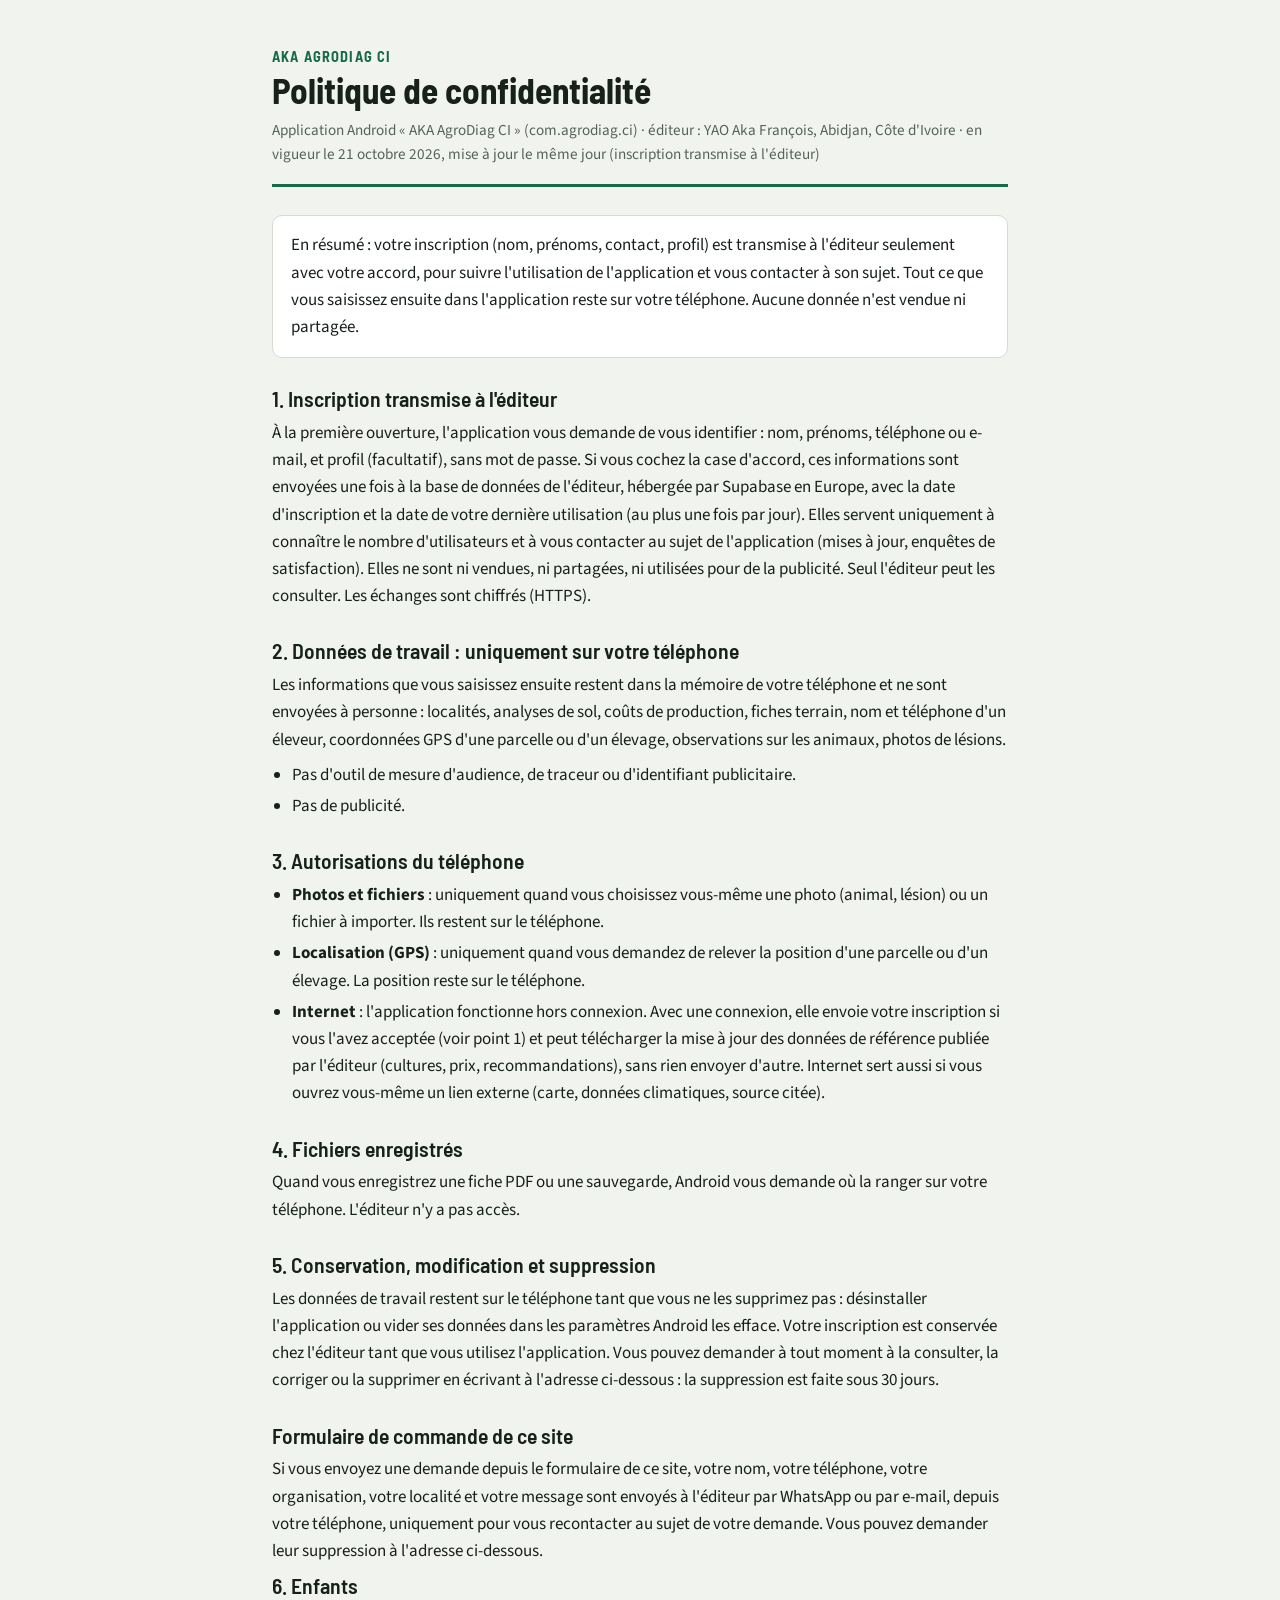
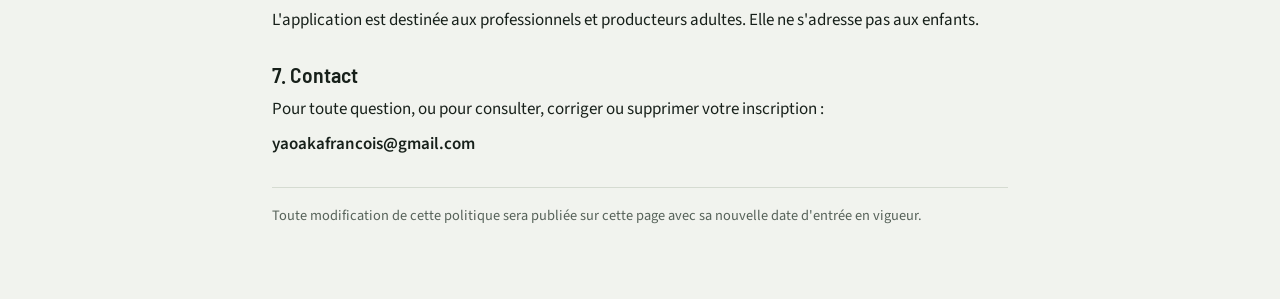
<file: docs/confidentialite.html>
<!doctype html>
<html lang="fr"><head><meta charset="utf-8"><meta name="viewport" content="width=device-width,initial-scale=1"><link rel="icon" href="icon.svg">
<title>Confidentialité AKA AgroDiag CI</title>
<link rel="stylesheet" href="https://fonts.googleapis.com/css2?family=Barlow+Semi+Condensed:wght@600;700&family=Source+Sans+3:wght@400;600&display=swap">
<style>
/* Layout: one readable column, short numbered articles like a legal notice */
:root{
  --bg:#F1F3EE; --surface:#FFFFFF; --ink:#17201A; --muted:#566259; --line:#D5DBD1; --accent:#17694A;
  --display:"Barlow Semi Condensed","Arial Narrow",system-ui,sans-serif;
  --body:"Source Sans 3","Segoe UI",system-ui,sans-serif;
}
@media (prefers-color-scheme: dark){:root:not([data-theme="light"]){
  --bg:#111612; --surface:#19201B; --ink:#E5EBE4; --muted:#9BA89E; --line:#2C362F; --accent:#5DB88C; color-scheme:dark}}
:root[data-theme="dark"]{--bg:#111612; --surface:#19201B; --ink:#E5EBE4; --muted:#9BA89E; --line:#2C362F; --accent:#5DB88C; color-scheme:dark}
body{background:var(--bg);color:var(--ink);font:17px/1.6 var(--body)}
main{max-width:46rem;margin:0 auto;padding-block:40px 64px;padding-left:max(16px,env(safe-area-inset-left,0px));padding-right:max(16px,env(safe-area-inset-right,0px));display:flex;flex-direction:column;gap:28px}
header{border-bottom:3px solid var(--accent);padding-bottom:18px}
.app{font:700 .9rem var(--display);letter-spacing:.08em;text-transform:uppercase;color:var(--accent);margin:0}
h1{font:700 2.2rem/1.1 var(--display);margin:6px 0 8px;text-wrap:balance}
.meta{color:var(--muted);margin:0;font-size:.95rem}
section{display:flex;flex-direction:column;gap:8px}
h2{font:600 1.35rem/1.2 var(--display);margin:0;text-wrap:balance}
p,ul{margin:0}
ul{padding-left:1.2em;display:flex;flex-direction:column;gap:4px}
.box{background:var(--surface);border:1px solid var(--line);border-radius:10px;padding:16px 18px}
.contact{font-weight:600;user-select:all}
footer{color:var(--muted);font-size:.9rem;border-top:1px solid var(--line);padding-top:16px}
</style>
<main>
  <header>
    <p class="app">AKA AgroDiag CI</p>
    <h1>Politique de confidentialité</h1>
    <p class="meta">Application Android « AKA AgroDiag CI » (com.agrodiag.ci) · éditeur : YAO Aka François, Abidjan, Côte d'Ivoire · en vigueur le 21 octobre 2026, mise à jour le même jour (inscription transmise à l'éditeur)</p>
  </header>

  <p class="box">En résumé : votre inscription (nom, prénoms, contact, profil) est transmise à l'éditeur seulement avec votre accord, pour suivre l'utilisation de l'application et vous contacter à son sujet. Tout ce que vous saisissez ensuite dans l'application reste sur votre téléphone. Aucune donnée n'est vendue ni partagée.</p>

  <section>
    <h2>1. Inscription transmise à l'éditeur</h2>
    <p>À la première ouverture, l'application vous demande de vous identifier : nom, prénoms, téléphone ou e-mail, et profil (facultatif), sans mot de passe. Si vous cochez la case d'accord, ces informations sont envoyées une fois à la base de données de l'éditeur, hébergée par Supabase en Europe, avec la date d'inscription et la date de votre dernière utilisation (au plus une fois par jour). Elles servent uniquement à connaître le nombre d'utilisateurs et à vous contacter au sujet de l'application (mises à jour, enquêtes de satisfaction). Elles ne sont ni vendues, ni partagées, ni utilisées pour de la publicité. Seul l'éditeur peut les consulter. Les échanges sont chiffrés (HTTPS).</p>
  </section>

  <section>
    <h2>2. Données de travail : uniquement sur votre téléphone</h2>
    <p>Les informations que vous saisissez ensuite restent dans la mémoire de votre téléphone et ne sont envoyées à personne : localités, analyses de sol, coûts de production, fiches terrain, nom et téléphone d'un éleveur, coordonnées GPS d'une parcelle ou d'un élevage, observations sur les animaux, photos de lésions.</p>
    <ul>
      <li>Pas d'outil de mesure d'audience, de traceur ou d'identifiant publicitaire.</li>
      <li>Pas de publicité.</li>
    </ul>
  </section>

  <section>
    <h2>3. Autorisations du téléphone</h2>
    <ul>
      <li><b>Photos et fichiers</b> : uniquement quand vous choisissez vous-même une photo (animal, lésion) ou un fichier à importer. Ils restent sur le téléphone.</li>
      <li><b>Localisation (GPS)</b> : uniquement quand vous demandez de relever la position d'une parcelle ou d'un élevage. La position reste sur le téléphone.</li>
      <li><b>Internet</b> : l'application fonctionne hors connexion. Avec une connexion, elle envoie votre inscription si vous l'avez acceptée (voir point 1) et peut télécharger la mise à jour des données de référence publiée par l'éditeur (cultures, prix, recommandations), sans rien envoyer d'autre. Internet sert aussi si vous ouvrez vous-même un lien externe (carte, données climatiques, source citée).</li>
    </ul>
  </section>

  <section>
    <h2>4. Fichiers enregistrés</h2>
    <p>Quand vous enregistrez une fiche PDF ou une sauvegarde, Android vous demande où la ranger sur votre téléphone. L'éditeur n'y a pas accès.</p>
  </section>

  <section>
    <h2>5. Conservation, modification et suppression</h2>
    <p>Les données de travail restent sur le téléphone tant que vous ne les supprimez pas : désinstaller l'application ou vider ses données dans les paramètres Android les efface. Votre inscription est conservée chez l'éditeur tant que vous utilisez l'application. Vous pouvez demander à tout moment à la consulter, la corriger ou la supprimer en écrivant à l'adresse ci-dessous : la suppression est faite sous 30 jours.</p>
  </section>

  <section>
    <h2>Formulaire de commande de ce site</h2><p>Si vous envoyez une demande depuis le formulaire de ce site, votre nom, votre téléphone, votre organisation, votre localité et votre message sont envoyés à l'éditeur par WhatsApp ou par e-mail, depuis votre téléphone, uniquement pour vous recontacter au sujet de votre demande. Vous pouvez demander leur suppression à l'adresse ci-dessous.</p>
<h2>6. Enfants</h2>
    <p>L'application est destinée aux professionnels et producteurs adultes. Elle ne s'adresse pas aux enfants.</p>
  </section>

  <section>
    <h2>7. Contact</h2>
    <p>Pour toute question, ou pour consulter, corriger ou supprimer votre inscription :</p>
    <p class="contact">yaoakafrancois@gmail.com</p>
  </section>

  <footer>Toute modification de cette politique sera publiée sur cette page avec sa nouvelle date d'entrée en vigueur.</footer>
</main>

</html>
</file>
<file: app/src/main/assets/assets/fonts.css>
@font-face{font-family:'Barlow Semi Condensed';font-style:normal;font-weight:500;font-display:swap;src:url(fonts/barlow-semi-condensed-latin-500-normal.woff2) format('woff2')}
@font-face{font-family:'Barlow Semi Condensed';font-style:normal;font-weight:600;font-display:swap;src:url(fonts/barlow-semi-condensed-latin-600-normal.woff2) format('woff2')}
@font-face{font-family:'Barlow Semi Condensed';font-style:normal;font-weight:700;font-display:swap;src:url(fonts/barlow-semi-condensed-latin-700-normal.woff2) format('woff2')}
@font-face{font-family:'IBM Plex Mono';font-style:normal;font-weight:400;font-display:swap;src:url(fonts/ibm-plex-mono-latin-400-normal.woff2) format('woff2')}
@font-face{font-family:'IBM Plex Mono';font-style:normal;font-weight:500;font-display:swap;src:url(fonts/ibm-plex-mono-latin-500-normal.woff2) format('woff2')}
@font-face{font-family:'Source Sans 3';font-style:normal;font-weight:400;font-display:swap;src:url(fonts/source-sans-3-latin-400-normal.woff2) format('woff2')}
@font-face{font-family:'Source Sans 3';font-style:normal;font-weight:600;font-display:swap;src:url(fonts/source-sans-3-latin-600-normal.woff2) format('woff2')}
@font-face{font-family:'Source Sans 3';font-style:normal;font-weight:700;font-display:swap;src:url(fonts/source-sans-3-latin-700-normal.woff2) format('woff2')}
@font-face{font-family:'Familjen Grotesk';font-style:normal;font-weight:500;font-display:swap;src:url(fonts/familjen-grotesk-latin-500-normal.woff2) format('woff2')}
@font-face{font-family:'Familjen Grotesk';font-style:normal;font-weight:600;font-display:swap;src:url(fonts/familjen-grotesk-latin-600-normal.woff2) format('woff2')}
@font-face{font-family:'Familjen Grotesk';font-style:normal;font-weight:700;font-display:swap;src:url(fonts/familjen-grotesk-latin-700-normal.woff2) format('woff2')}
@font-face{font-family:'Public Sans';font-style:normal;font-weight:400;font-display:swap;src:url(fonts/public-sans-latin-400-normal.woff2) format('woff2')}
@font-face{font-family:'Public Sans';font-style:normal;font-weight:500;font-display:swap;src:url(fonts/public-sans-latin-500-normal.woff2) format('woff2')}
@font-face{font-family:'Public Sans';font-style:normal;font-weight:600;font-display:swap;src:url(fonts/public-sans-latin-600-normal.woff2) format('woff2')}
@font-face{font-family:'JetBrains Mono';font-style:normal;font-weight:400;font-display:swap;src:url(fonts/jetbrains-mono-latin-400-normal.woff2) format('woff2')}
@font-face{font-family:'JetBrains Mono';font-style:normal;font-weight:500;font-display:swap;src:url(fonts/jetbrains-mono-latin-500-normal.woff2) format('woff2')}
</file>
<file: app/src/main/assets/assets/modules.css>
/* Style commun : engrais, biopesticides & compost, agroforesterie */
:root{
  --bg:#F1F3EE; --surface:#FFFFFF; --sunk:#E7EBE3; --ink:#17201A; --muted:#566259; --line:#D5DBD1;
  --accent:#17694A; --accent-ink:#FFFFFF; --accent-soft:#DCEDE3; --ochre:#B97A12; --ochre-soft:#F6EAD2;
  --ok:#2C7A3F; --warn:#A8560F; --crit:#B3261E; --ok-soft:#E3F1E6; --warn-soft:#F8EADB; --crit-soft:#F7E1DF;
  --display:"Barlow Semi Condensed","Arial Narrow",system-ui,sans-serif;
  --body:"Source Sans 3","Segoe UI",system-ui,-apple-system,sans-serif;
  --r:10px;
}
@media (prefers-color-scheme: dark){:root:not([data-theme="light"]){
  --bg:#111612; --surface:#19201B; --sunk:#141A16; --ink:#E5EBE4; --muted:#9BA89E; --line:#2C362F;
  --accent:#5DB88C; --accent-ink:#0E1A13; --accent-soft:#1D3328; --ochre:#E2A846; --ochre-soft:#3A2F1A;
  --ok:#6CC283; --warn:#E5975A; --crit:#F08A80; --ok-soft:#1D3324; --warn-soft:#3A2717; --crit-soft:#3B1C1A; color-scheme:dark}}
*{box-sizing:border-box}
body{background:var(--bg);color:var(--ink);font-family:var(--body);font-size:16px;line-height:1.5;margin:0}
.wrap{max-width:1100px;margin:0 auto;padding:0 16px 56px}
header.app{display:flex;align-items:center;gap:12px;padding:18px 0 10px}
header.app h1{font:700 1.8rem/1.05 var(--display);margin:0;letter-spacing:.01em}
header.app p{margin:2px 0 0;color:var(--muted);font-size:.92rem}
nav.tabs{position:sticky;top:0;z-index:5;background:var(--bg);border-bottom:1px solid var(--line);margin:0 -16px;padding:0 16px}
nav.tabs .row{display:flex;gap:2px;overflow-x:auto;scrollbar-width:none}
nav.tabs .row::-webkit-scrollbar{display:none}
nav.tabs button{flex:none;font:600 1rem var(--display);letter-spacing:.02em;color:var(--muted);background:none;border:0;border-bottom:3px solid transparent;padding:12px 11px 9px;cursor:pointer}
nav.tabs button[aria-selected="true"]{color:var(--ink);border-bottom-color:var(--accent)}
button:focus-visible,input:focus-visible,select:focus-visible,a:focus-visible{outline:2px solid var(--accent);outline-offset:2px}
section.tab{padding-top:18px}
section.tab[hidden]{display:none}
h2{font:700 1.45rem/1.15 var(--display);margin:0 0 4px}
h3{font:700 1.15rem/1.2 var(--display);margin:18px 0 6px}
.lead{color:var(--muted);margin:0 0 14px;max-width:72ch}
.grid{display:grid;grid-template-columns:minmax(0,370px) minmax(0,1fr);gap:18px;align-items:start}
@media (max-width:820px){.grid{grid-template-columns:minmax(0,1fr)}}
.panel{background:var(--surface);border:1px solid var(--line);border-radius:var(--r);padding:16px}
.panel + .panel{margin-top:14px}
label.f{display:block;margin:0 0 12px;font-weight:600;font-size:.95rem}
label.f small{display:block;font-weight:400;color:var(--muted);font-size:.84rem}
input[type=number],input[type=text],input[type=password],select{display:block;width:100%;margin-top:4px;font:inherit;font-size:1rem;padding:10px 11px;border:1px solid var(--line);border-radius:8px;background:var(--bg);color:var(--ink)}
.two{display:grid;grid-template-columns:1fr 1fr;gap:10px}
.three{display:grid;grid-template-columns:1fr 1fr 1fr;gap:8px}
.btn{display:inline-flex;align-items:center;justify-content:center;gap:6px;min-height:42px;padding:9px 16px;border-radius:9px;border:1px solid var(--accent);background:var(--accent);color:var(--accent-ink);font:600 1rem var(--body);cursor:pointer;text-decoration:none}
.btn.sec{background:transparent;color:var(--accent)}
.btns{display:flex;gap:8px;flex-wrap:wrap;margin-top:6px}
table{width:100%;border-collapse:collapse;font-size:.95rem}
th,td{text-align:left;padding:8px 6px;border-bottom:1px solid var(--line);vertical-align:top}
th{font-weight:700;color:var(--muted);font-size:.85rem}
td.n,th.n{text-align:right;font-variant-numeric:tabular-nums;white-space:nowrap}
tr.tot td{font-weight:700;border-top:2px solid var(--ink)}
.tblw{overflow-x:auto}
.big{font:700 1.9rem/1.1 var(--display);margin:2px 0}
.kpis{display:grid;grid-template-columns:repeat(auto-fit,minmax(140px,1fr));gap:10px;margin-bottom:12px}
.kpi{background:var(--sunk);border-radius:9px;padding:10px 12px}
.kpi span{display:block;color:var(--muted);font-size:.84rem}
.kpi b{font:700 1.45rem/1.15 var(--display)}
.msg{border-radius:9px;padding:10px 12px;margin:10px 0;font-size:.95rem}
.msg.ok{background:var(--ok-soft);color:var(--ok)}
.msg.warn{background:var(--warn-soft);color:var(--warn)}
.msg.crit{background:var(--crit-soft);color:var(--crit)}
.msg.info{background:var(--sunk);color:var(--ink)}
.msg b{font-weight:700}
ul.clean{margin:6px 0;padding-left:20px}
ul.clean li{margin:3px 0}
.cards{display:grid;grid-template-columns:repeat(auto-fill,minmax(290px,1fr));gap:14px}
.card{background:var(--surface);border:1px solid var(--line);border-radius:var(--r);padding:14px 16px}
.card h3{margin-top:0}
.chips{display:flex;flex-wrap:wrap;gap:6px;margin:6px 0}
.chip{font-size:.8rem;padding:2px 9px;border-radius:999px;background:var(--sunk);color:var(--muted)}
.chip.g{background:var(--ok-soft);color:var(--ok)}
.chip.o{background:var(--ochre-soft);color:var(--ochre)}
.chip.r{background:var(--crit-soft);color:var(--crit)}
figure.ill{margin:12px 0;background:var(--surface);border:1px solid var(--line);border-radius:var(--r);padding:10px;overflow-x:auto}
figure.ill svg{display:block;width:100%;min-width:540px;height:auto}
figure.ill figcaption{font-size:.86rem;color:var(--muted);margin-top:6px}
.steps{counter-reset:s;list-style:none;padding:0;margin:8px 0}
.steps li{counter-increment:s;position:relative;padding:4px 0 8px 40px}
.steps li::before{content:counter(s);position:absolute;left:0;top:2px;width:28px;height:28px;border-radius:50%;background:var(--accent);color:var(--accent-ink);font:700 .95rem/28px var(--display);text-align:center}
details.acc{background:var(--surface);border:1px solid var(--line);border-radius:var(--r);margin:10px 0}
details.acc>summary{cursor:pointer;padding:12px 14px;font:700 1.1rem var(--display);list-style:none}
details.acc>summary::-webkit-details-marker{display:none}
details.acc>summary::before{content:"▸ ";color:var(--accent)}
details.acc[open]>summary::before{content:"▾ "}
details.acc>div{padding:0 14px 14px}
.note{font-size:.86rem;color:var(--muted)}
.foot{margin-top:28px;font-size:.84rem;color:var(--muted)}
@media print{nav.tabs,.btns,.noprint{display:none!important} body{background:#fff}}
</file>
